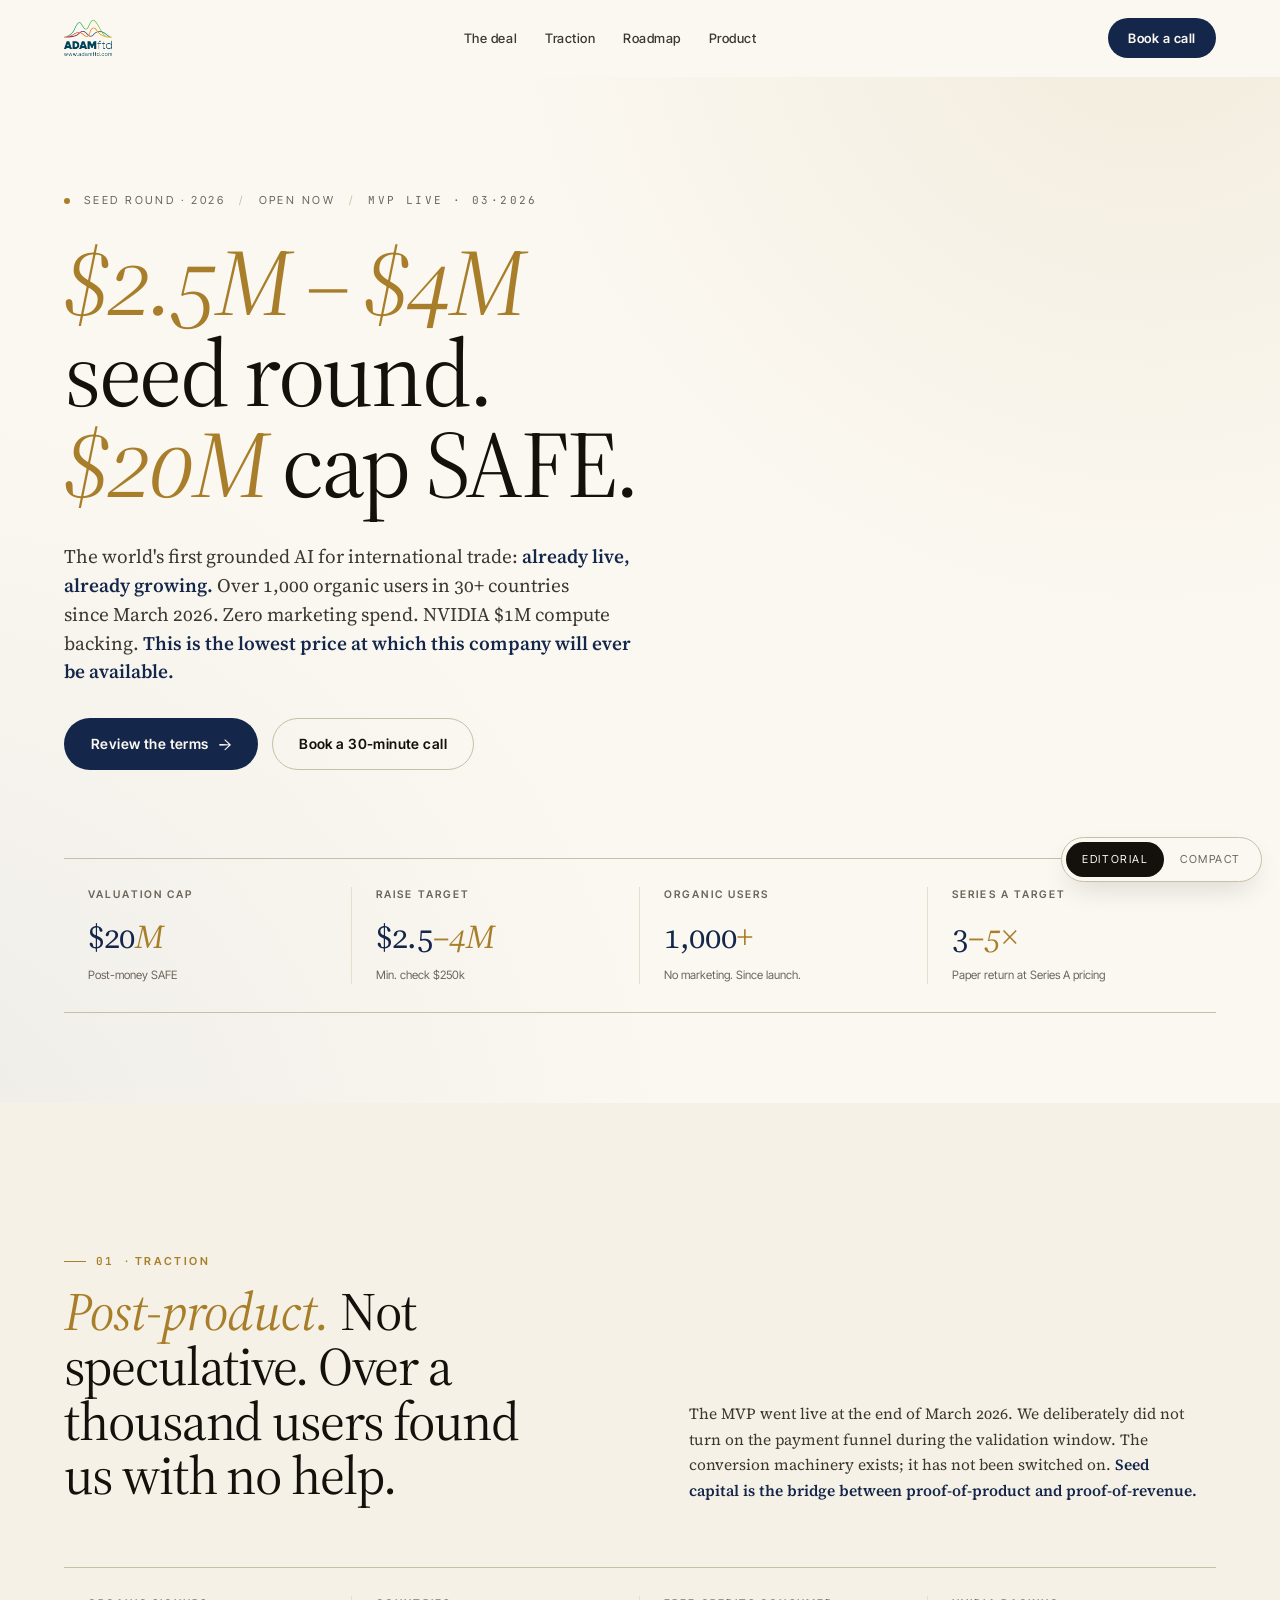
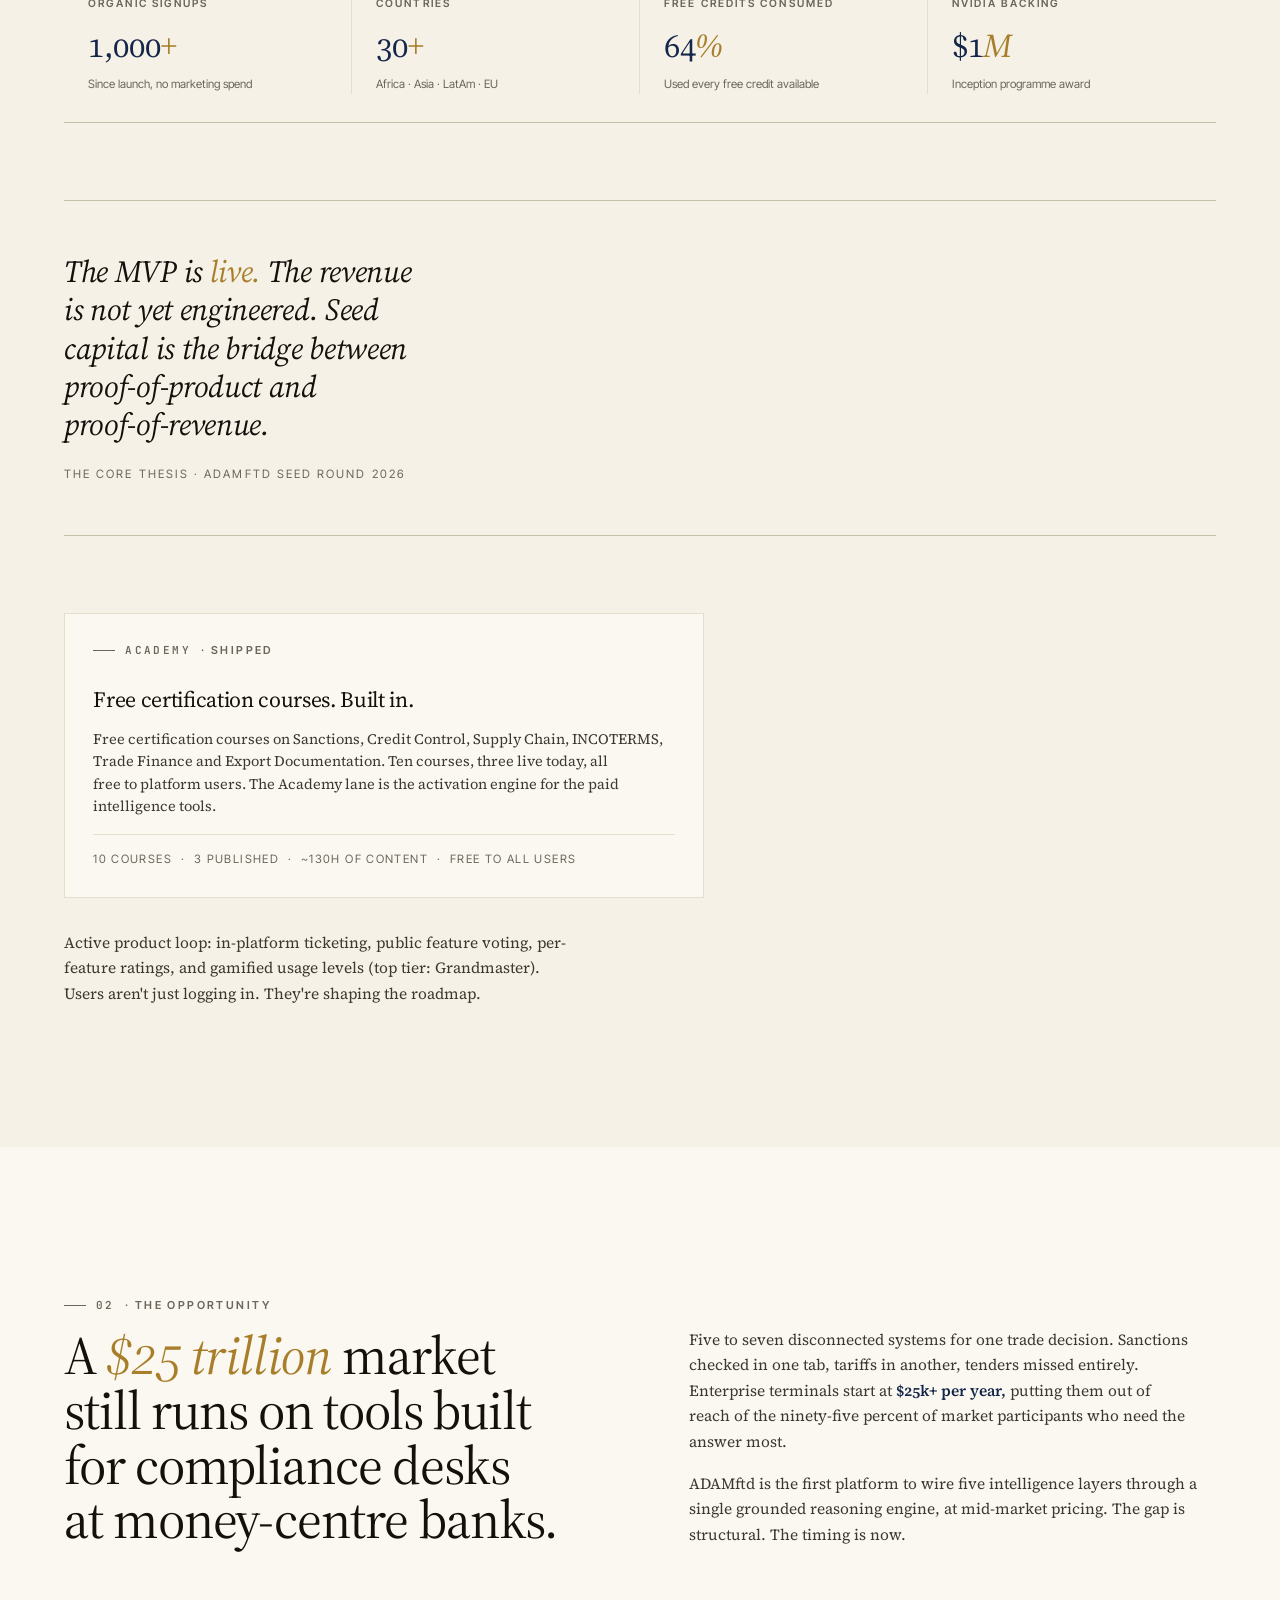
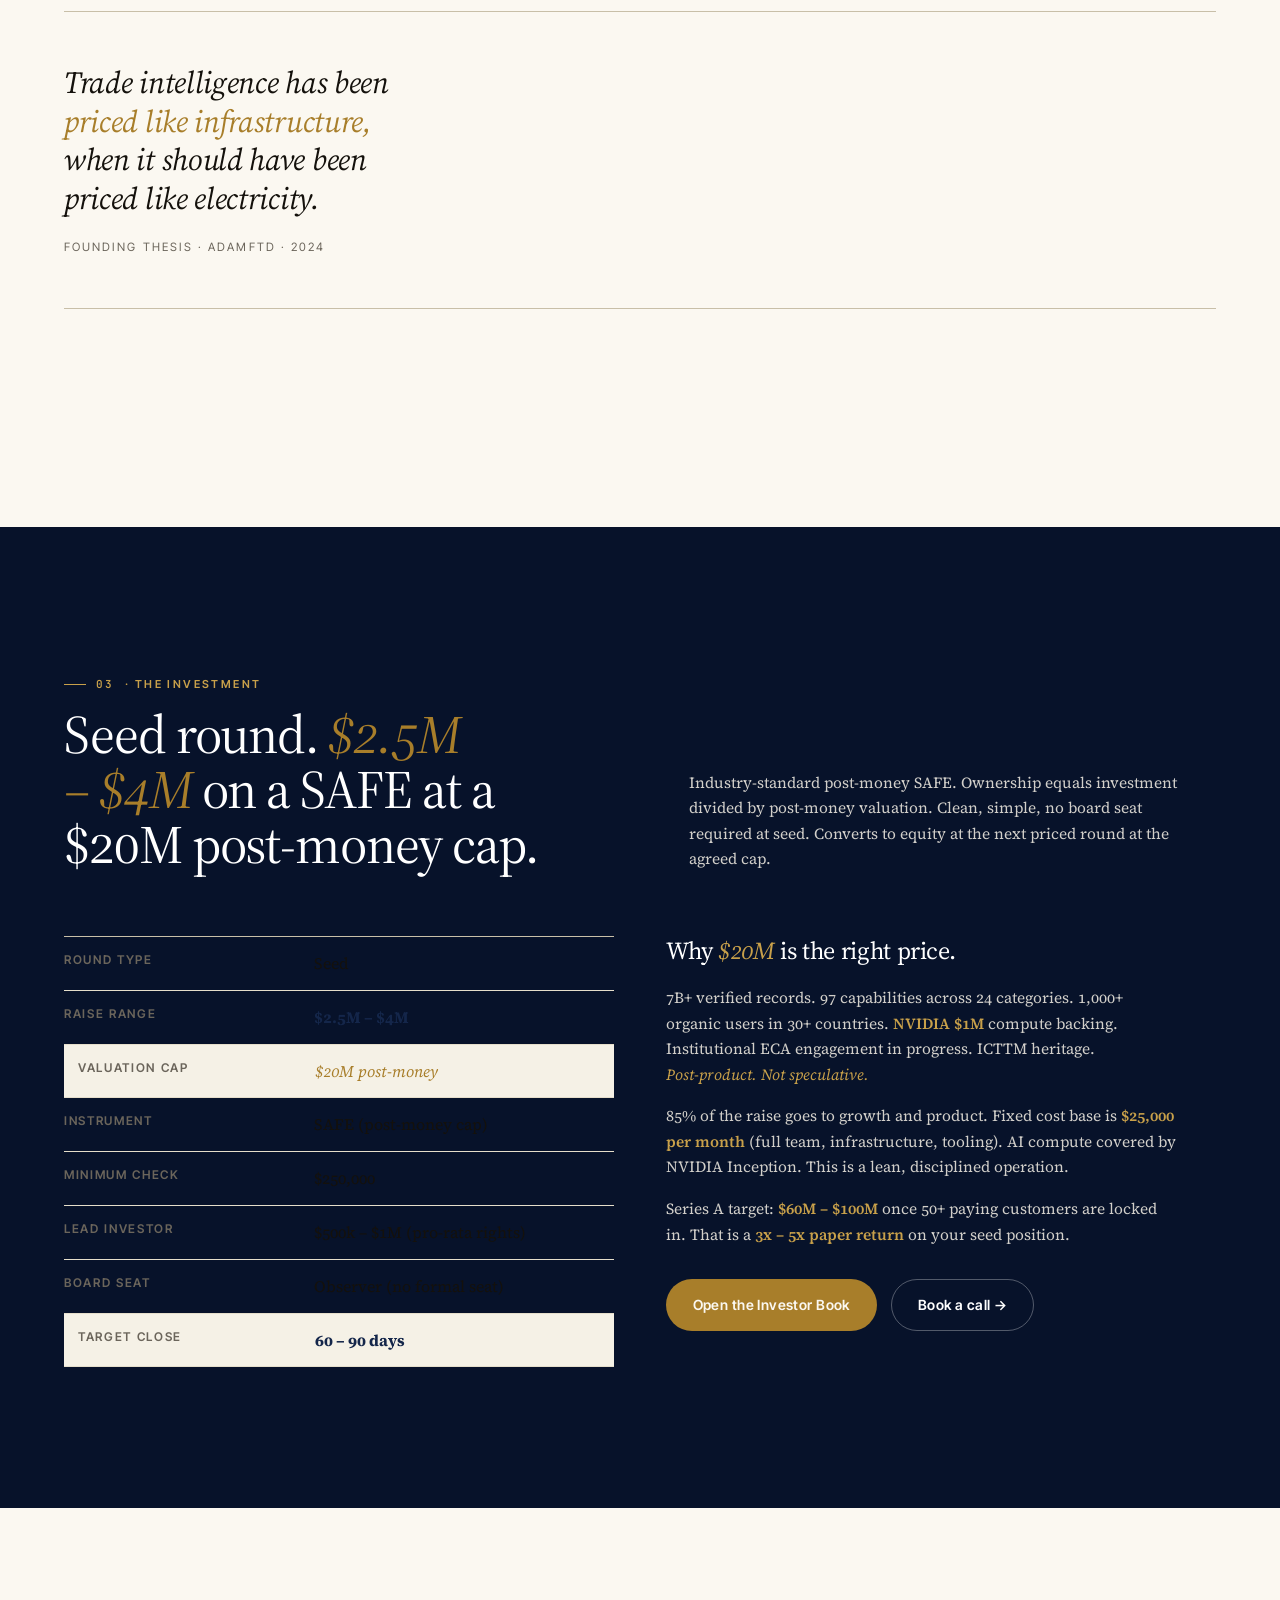
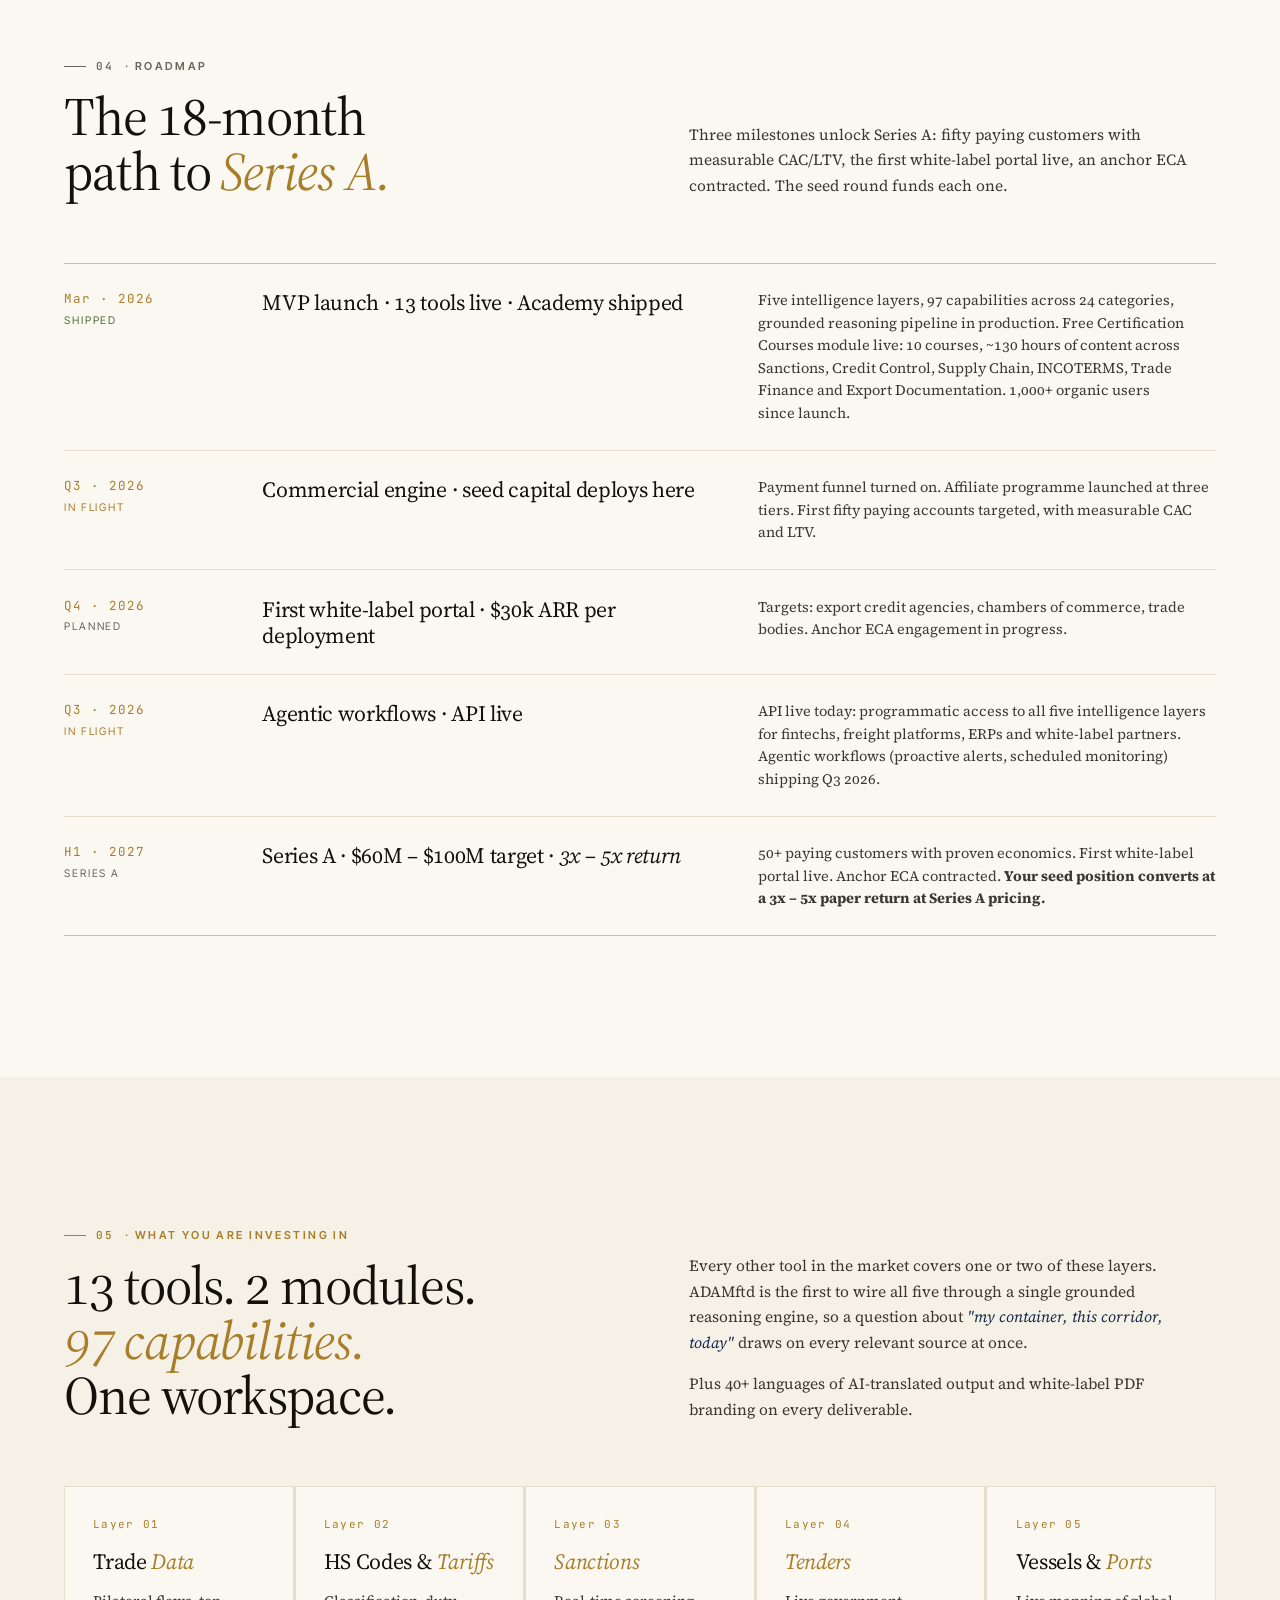
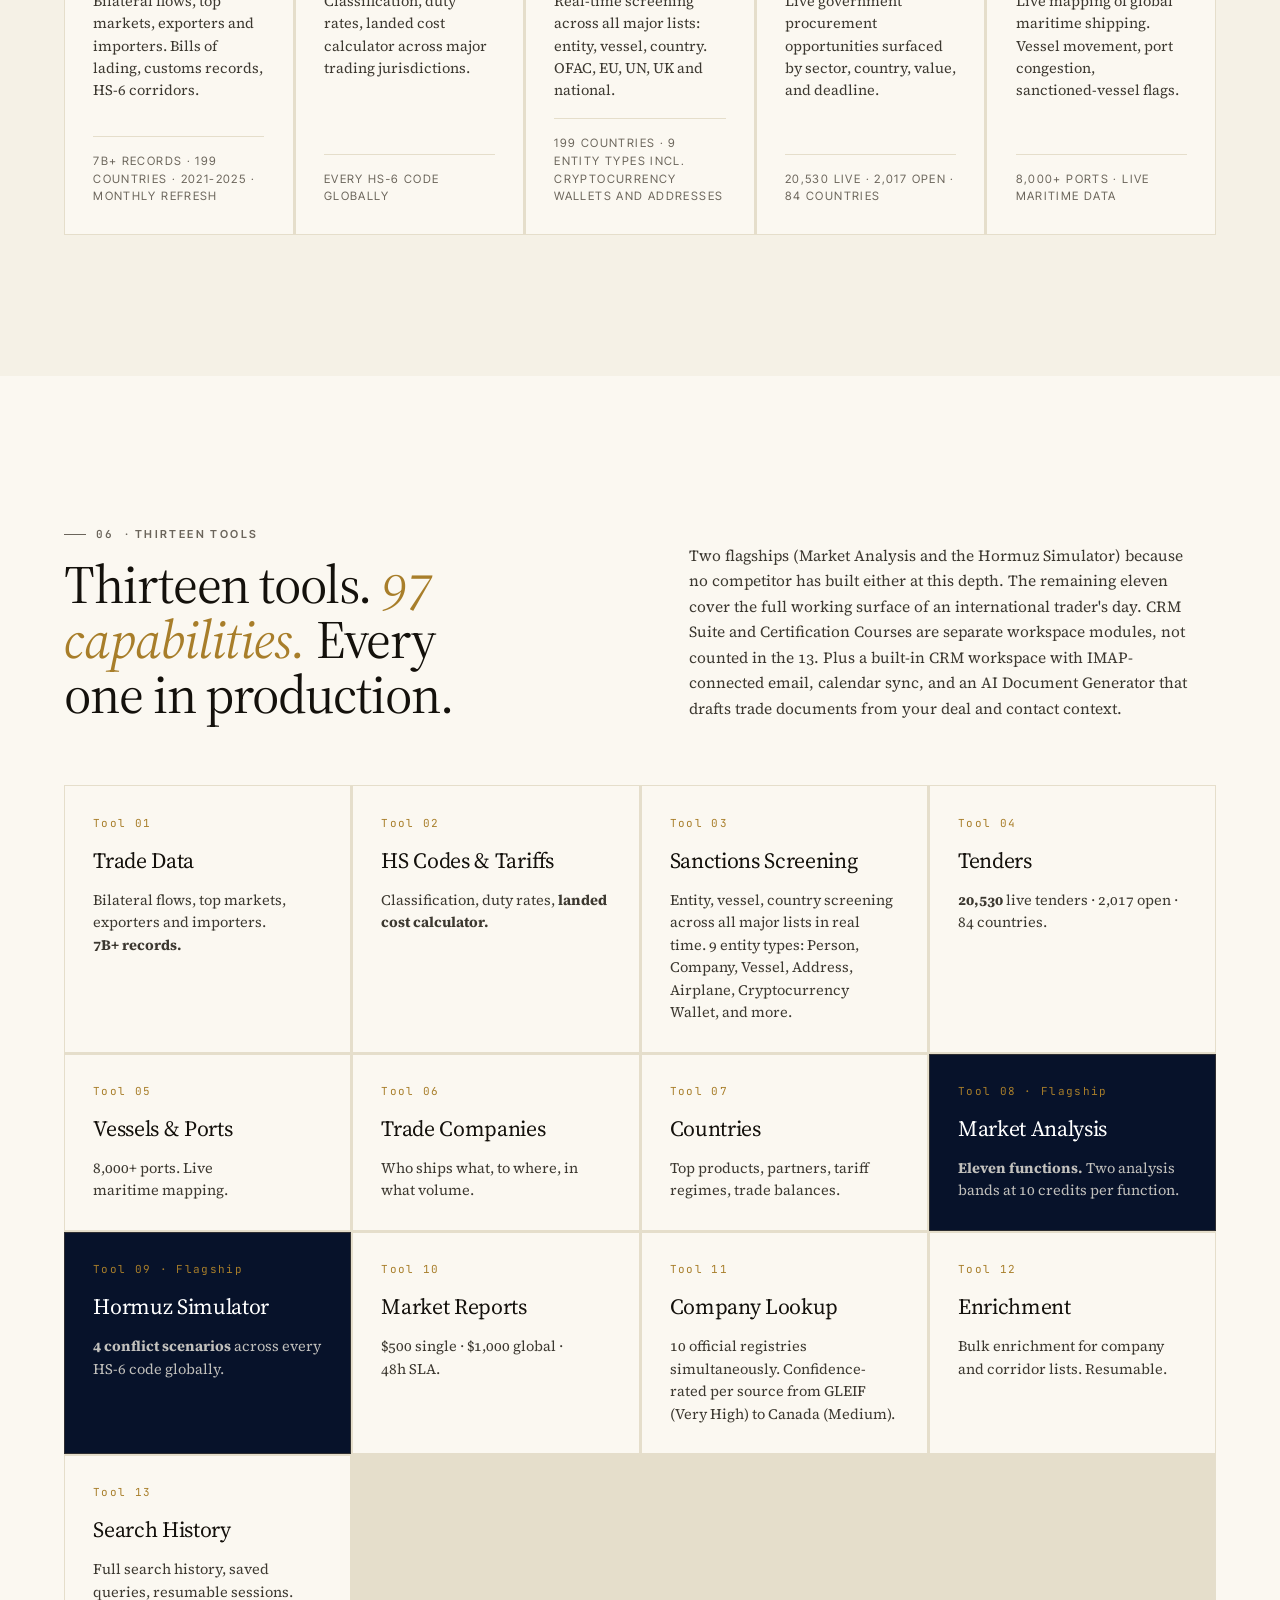
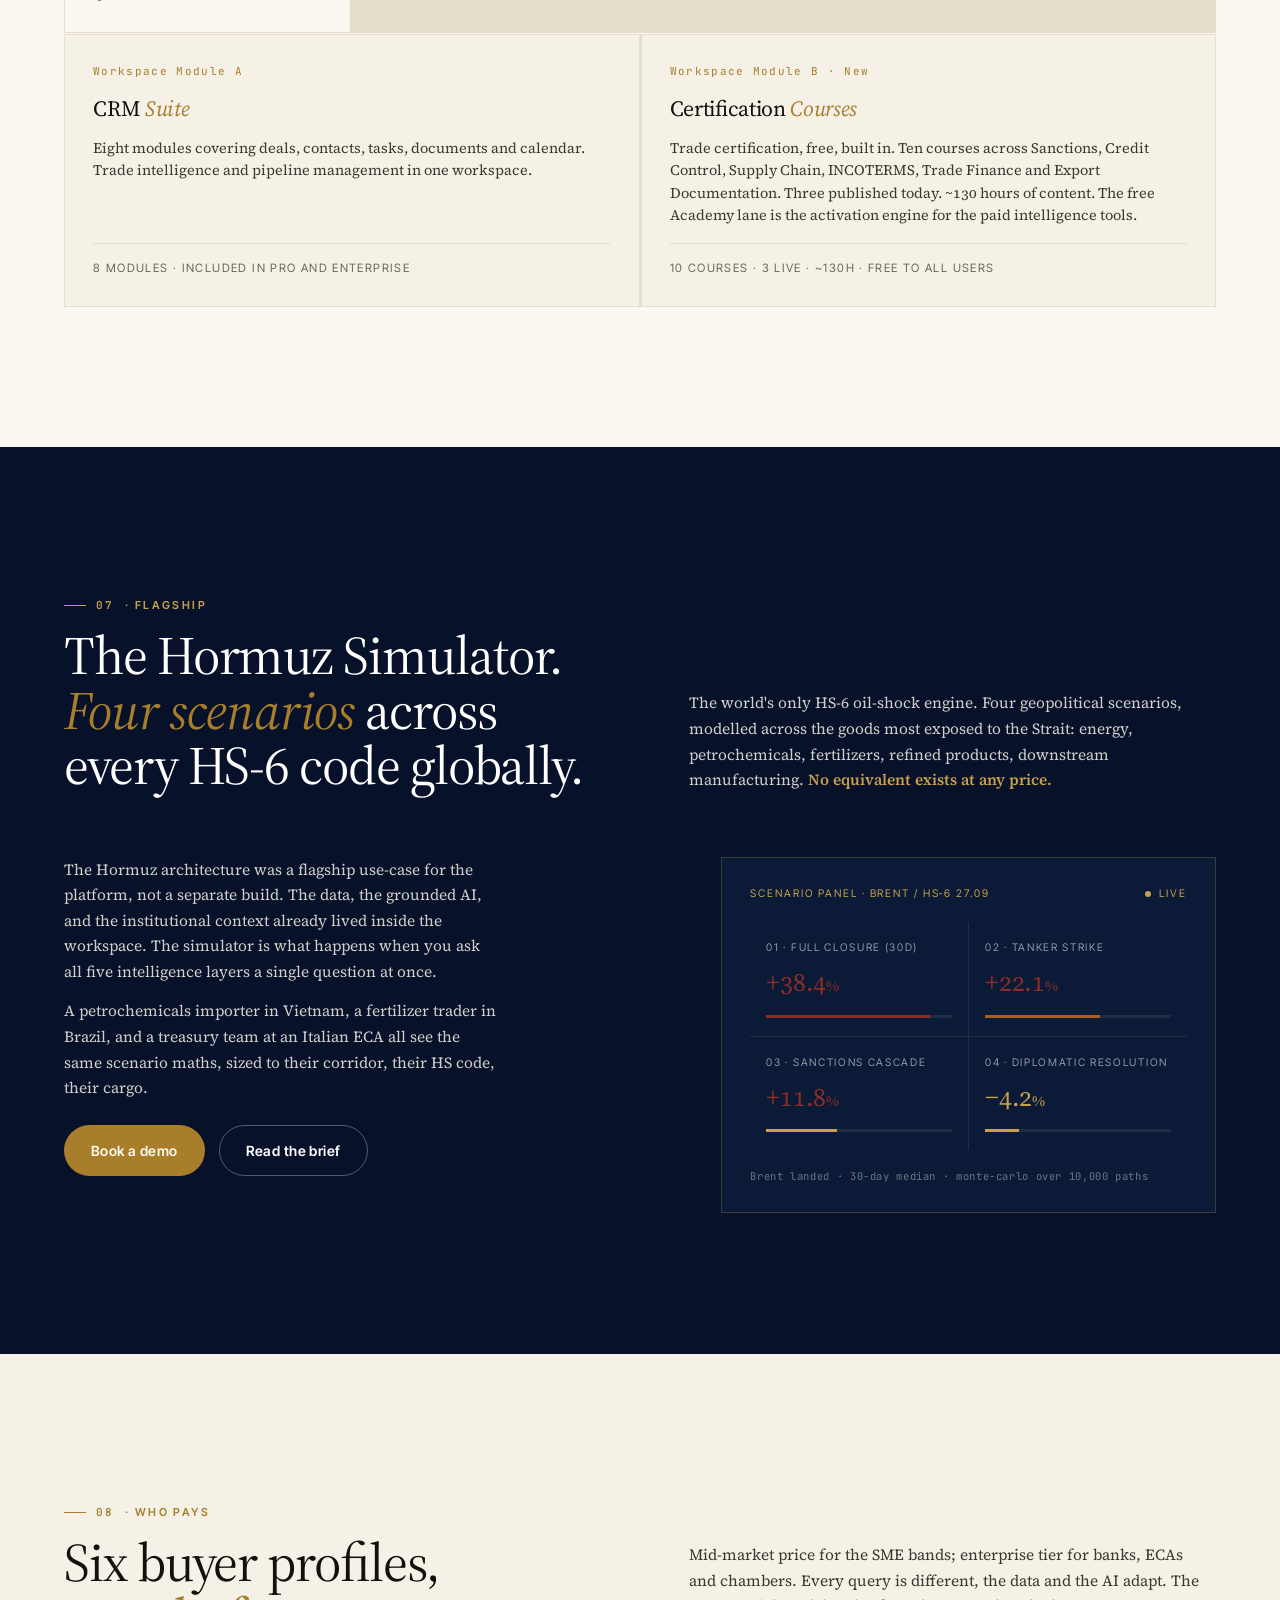
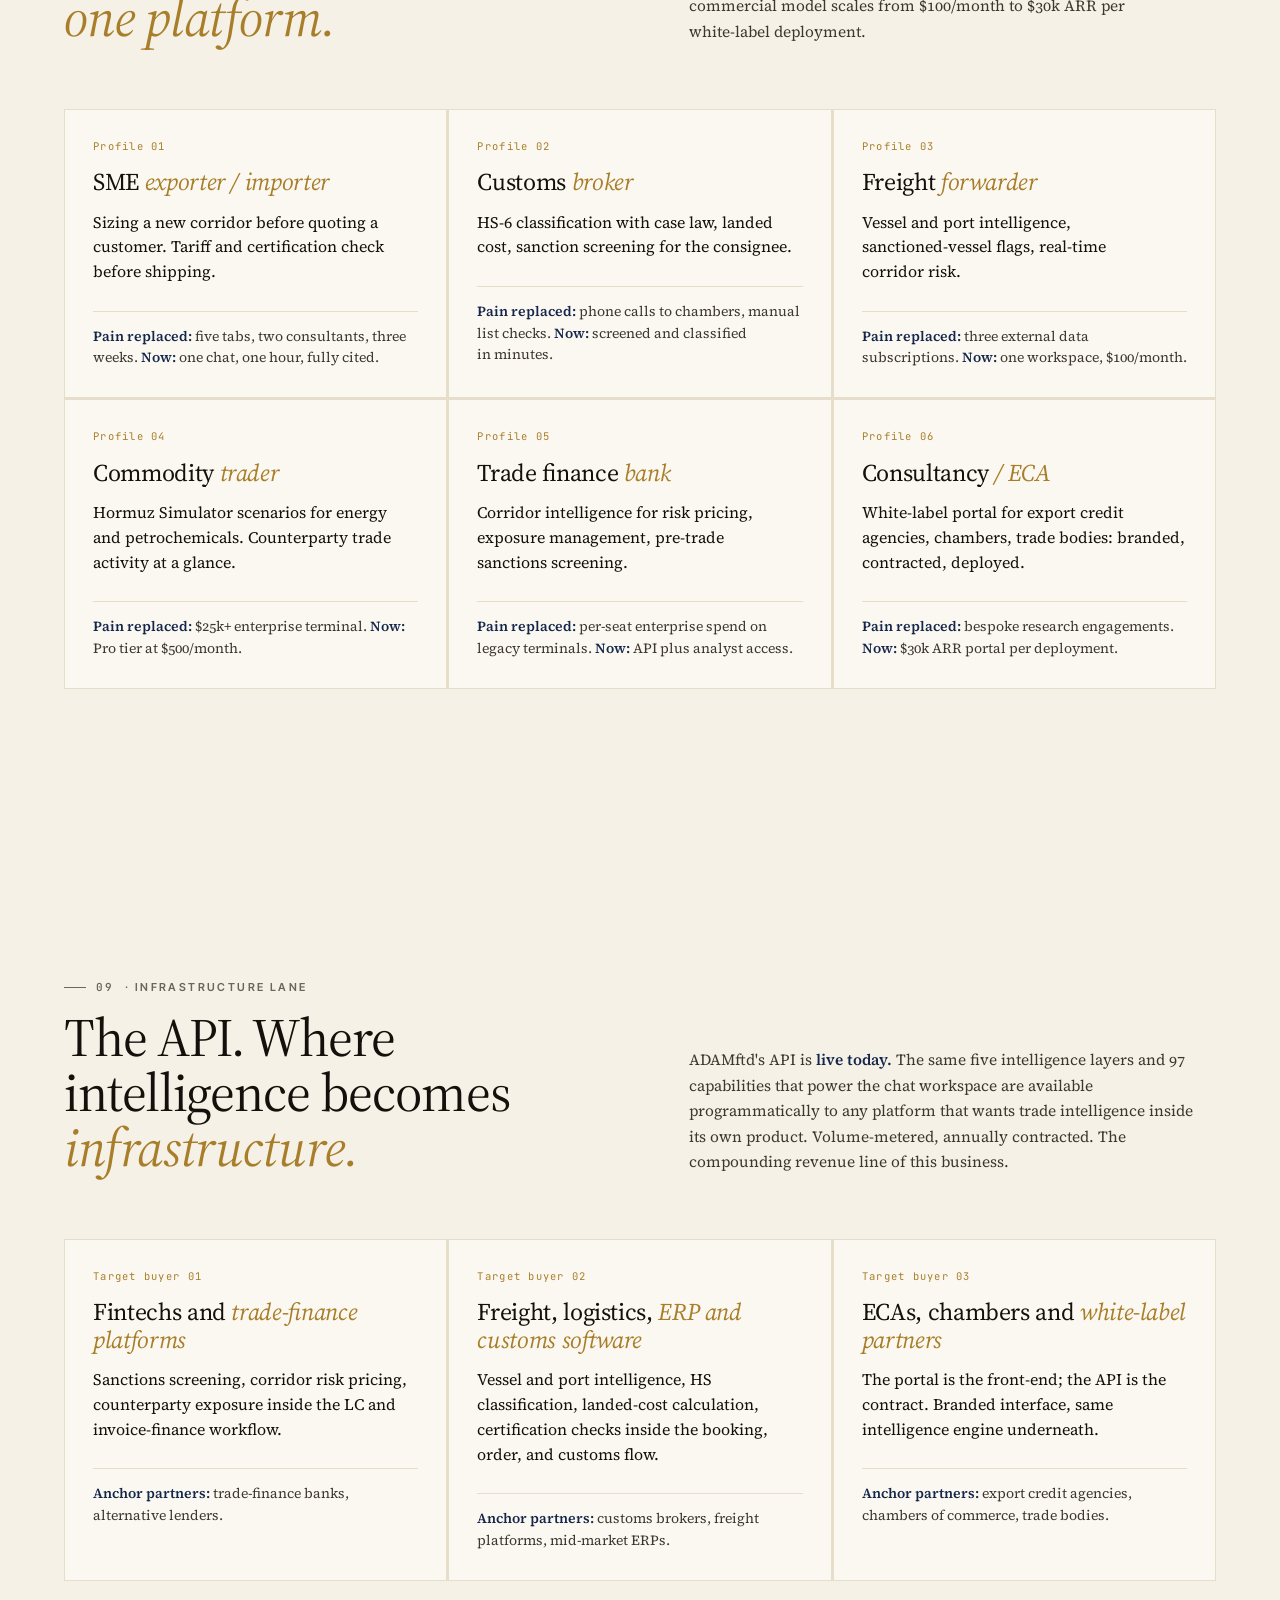
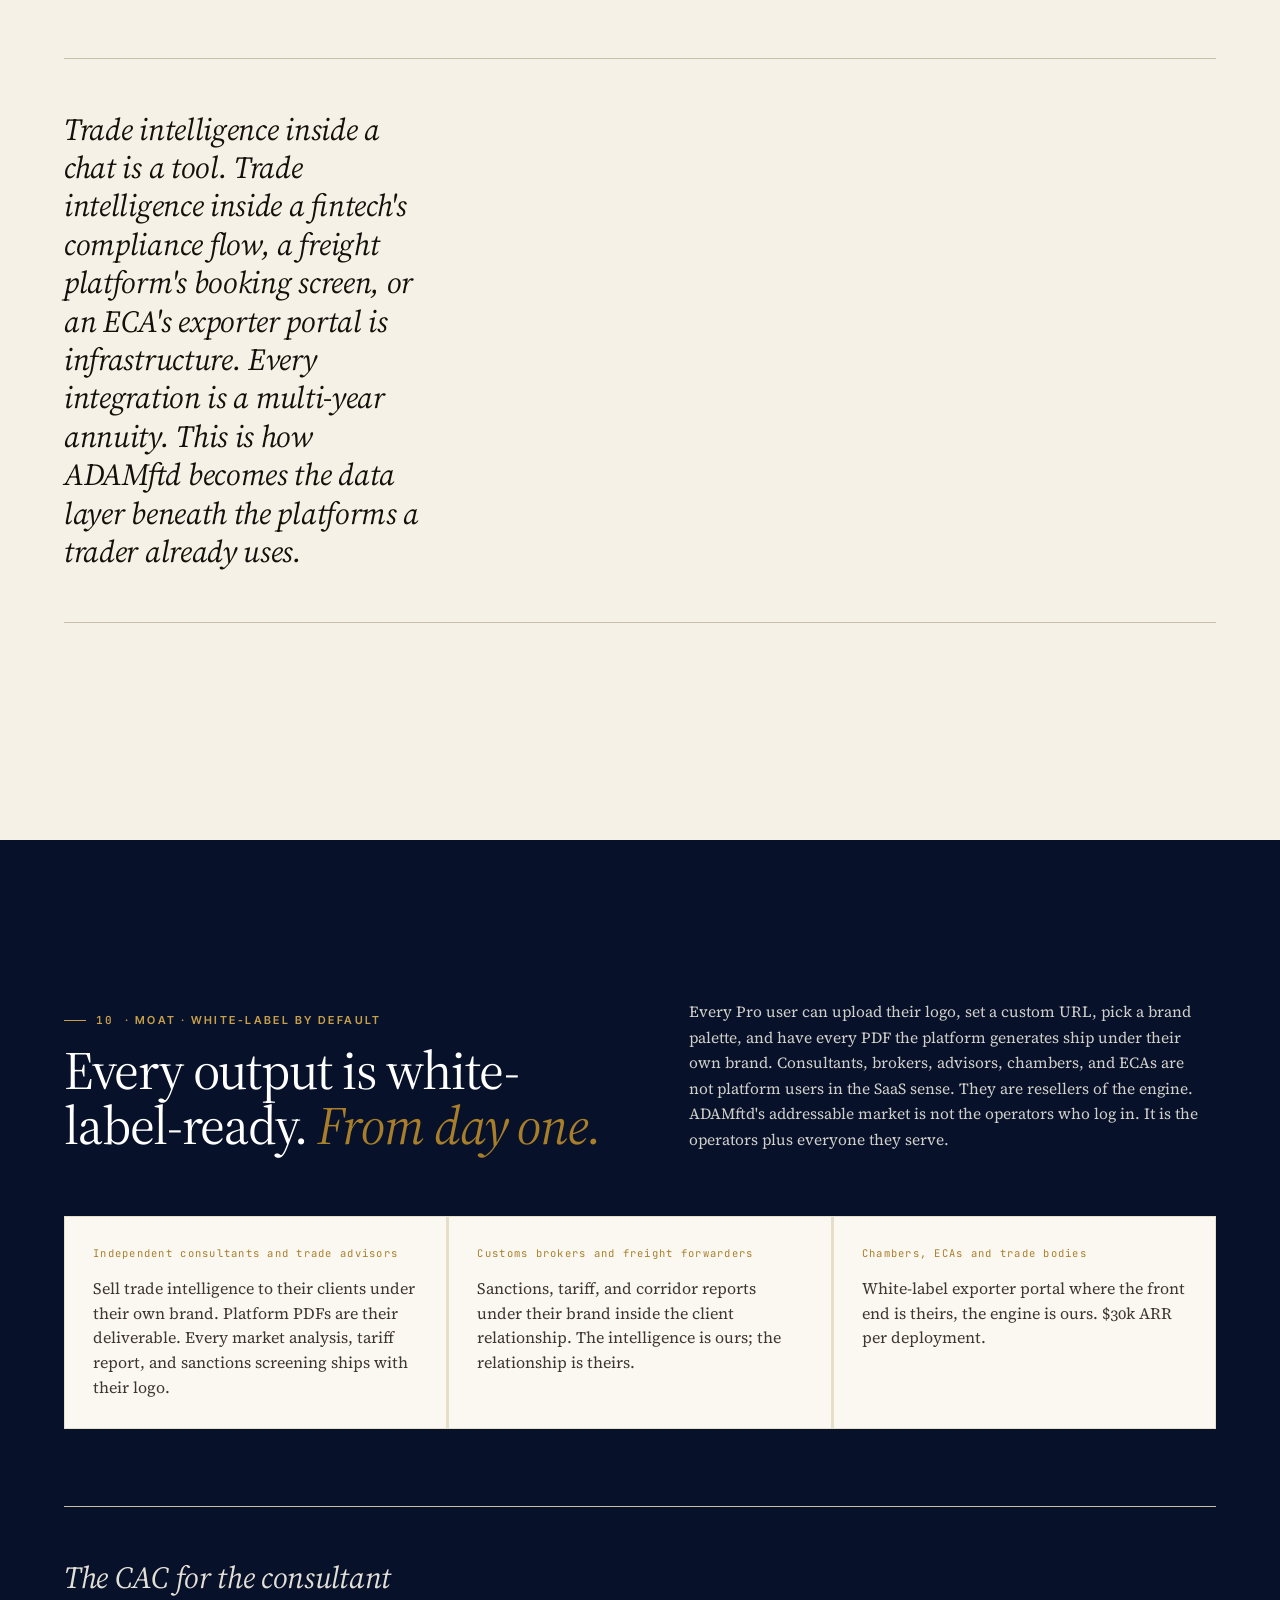
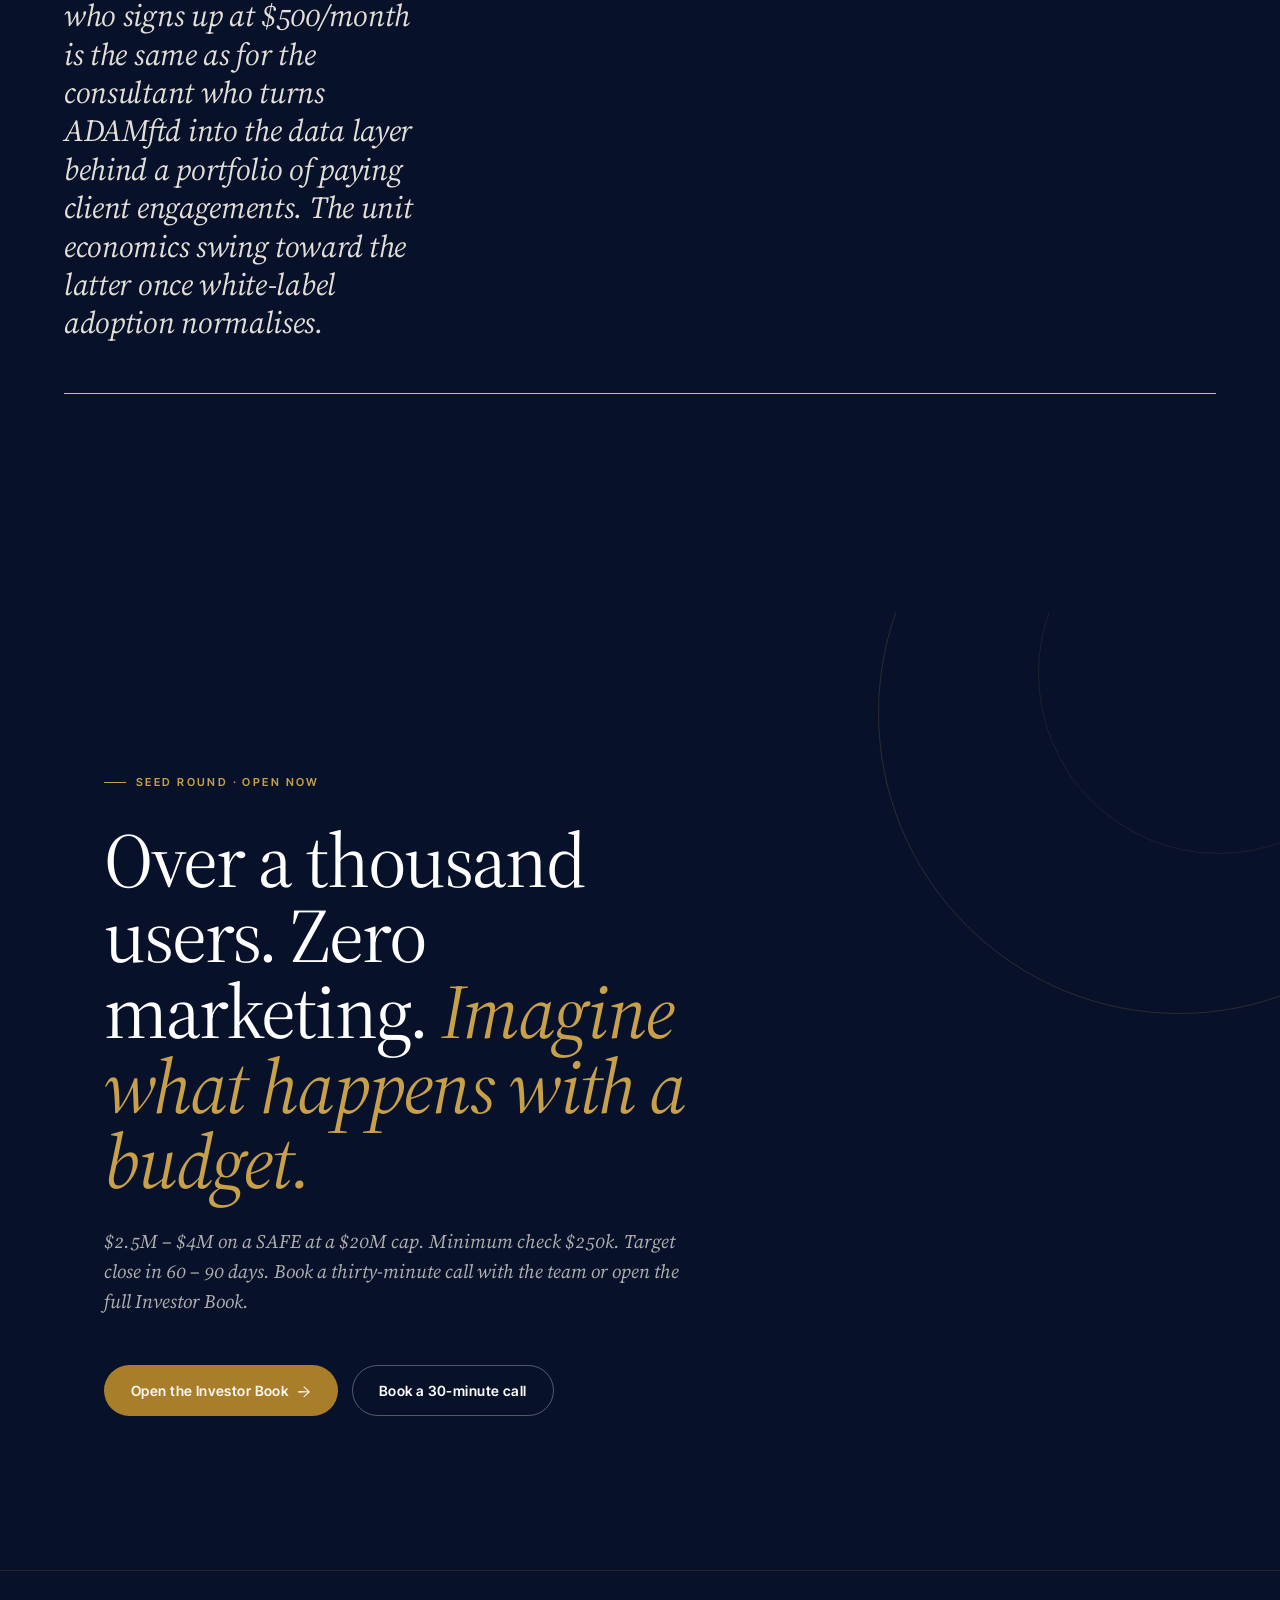
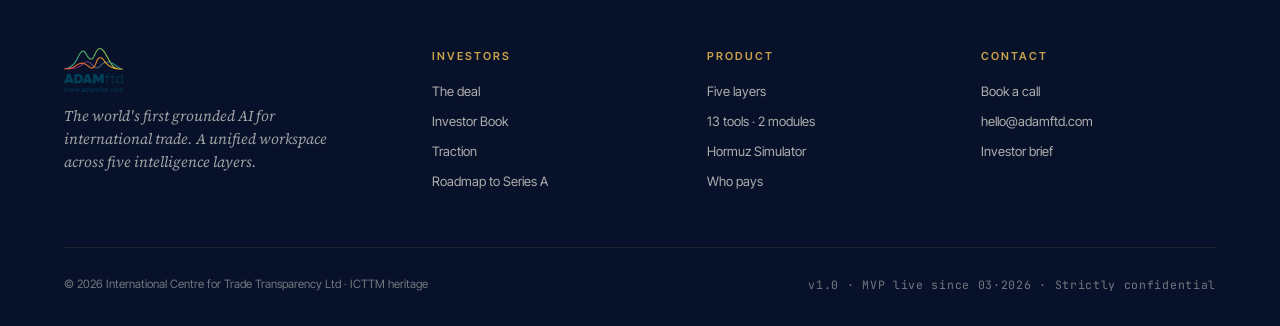
<file: index.html>
<!DOCTYPE html>
<html lang="en" data-density="editorial">
<head>
<meta charset="UTF-8">
<meta name="viewport" content="width=device-width, initial-scale=1.0">
<title>ADAMftd · Seed Round 2026 · $20M cap SAFE</title>
<meta name="description" content="Seed investment opportunity. $2.5M–$4M on a SAFE at a $20M post-money cap. MVP live, 1,000+ organic users, NVIDIA $1M backing. The world's first grounded AI for international trade.">
<meta name="robots" content="noindex,nofollow">
<link rel="preconnect" href="https://fonts.googleapis.com">
<link rel="preconnect" href="https://fonts.gstatic.com" crossorigin>
<link href="https://fonts.googleapis.com/css2?family=Source+Serif+4:opsz,wght@8..60,300;8..60,400;8..60,500;8..60,600;8..60,700;8..60,800&family=Inter+Tight:wght@300;400;500;600;700&family=JetBrains+Mono:wght@400;500&display=swap" rel="stylesheet">
<link rel="stylesheet" href="style.css">
</head>
<body>

<!-- NAV -->
<header class="nav" id="nav">
  <a href="index.html" class="brand" aria-label="ADAMftd home"><img src="logo.png" alt="ADAMftd" class="brand-logo"></a>
  <nav class="links" aria-label="Primary">
    <a href="#terms">The deal</a>
    <a href="#traction">Traction</a>
    <a href="#roadmap">Roadmap</a>
    <a href="#product">Product</a>
  </nav>
  <a class="cta" href="https://tidycal.com/gfunaro/adamftd" target="_blank" rel="noopener">Book a call</a>
  <button class="burger" id="burger" aria-label="Open menu">
    <svg viewBox="0 0 24 24" fill="none" stroke="currentColor" stroke-width="1.6"><path d="M3 7h18M3 12h18M3 17h18"/></svg>
  </button>
</header>

<!-- HERO -->
<section class="hero" id="hero">
  <div class="wrap">
    <div class="hero-meta reveal">
      <span class="dot"></span>
      <span>Seed Round · 2026</span>
      <span style="color:var(--rule)">/</span>
      <span>Open Now</span>
      <span style="color:var(--rule)">/</span>
      <span class="mono">MVP live · 03·2026</span>
    </div>
    <h1 class="display hero-headline reveal">
      <em>$2.5M – $4M</em> seed round. <span class="g">$20M</span> cap&nbsp;SAFE.
    </h1>
    <p class="hero-sub reveal">
      The world's first grounded AI for international trade: <strong>already live, already growing.</strong> Over 1,000 organic users in 30+ countries since March 2026. Zero marketing spend. NVIDIA $1M compute backing. <strong>This is the lowest price at which this company will ever be available.</strong>
    </p>
    <div class="btn-row reveal">
      <a class="btn btn-primary" href="#terms">Review the terms <span class="arrow">→</span></a>
      <a class="btn btn-ghost" href="https://tidycal.com/gfunaro/adamftd" target="_blank" rel="noopener">Book a 30-minute call</a>
    </div>

    <div class="hero-strip reveal">
      <div class="cell">
        <div class="lbl">Valuation cap</div>
        <div class="val">$20<em>M</em></div>
        <div class="sub">Post-money SAFE</div>
      </div>
      <div class="cell">
        <div class="lbl">Raise target</div>
        <div class="val">$2.5<em>–4M</em></div>
        <div class="sub">Min. check $250k</div>
      </div>
      <div class="cell">
        <div class="lbl">Organic users</div>
        <div class="val">1,000<em>+</em></div>
        <div class="sub">No marketing. Since launch.</div>
      </div>
      <div class="cell">
        <div class="lbl">Series A target</div>
        <div class="val">3<em>–5×</em></div>
        <div class="sub">Paper return at Series A pricing</div>
      </div>
    </div>
  </div>
</section>

<!-- 01 · TRACTION -->
<section id="traction" class="cream">
  <div class="wrap">
    <div class="section-head reveal">
      <div>
        <div class="eyebrow"><span class="mono">01</span> · Traction</div>
        <h2 class="section-title"><em>Post-product.</em> Not speculative. Over a thousand users found us with no help.</h2>
      </div>
      <div class="right">
        <p class="body-prose">The MVP went live at the end of March 2026. We deliberately did not turn on the payment funnel during the validation window. The conversion machinery exists; it has not been switched on. <strong>Seed capital is the bridge between proof-of-product and proof-of-revenue.</strong></p>
      </div>
    </div>

    <div class="hero-strip reveal" style="margin-top:0">
      <div class="cell">
        <div class="lbl">Organic signups</div>
        <div class="val">1,000<em>+</em></div>
        <div class="sub">Since launch, no marketing spend</div>
      </div>
      <div class="cell">
        <div class="lbl">Countries</div>
        <div class="val">30<em>+</em></div>
        <div class="sub">Africa · Asia · LatAm · EU</div>
      </div>
      <div class="cell">
        <div class="lbl">Free credits consumed</div>
        <div class="val">64<em>%</em></div>
        <div class="sub">Used every free credit available</div>
      </div>
      <div class="cell">
        <div class="lbl">NVIDIA backing</div>
        <div class="val">$1<em>M</em></div>
        <div class="sub">Inception programme award</div>
      </div>
    </div>

    <div class="pull reveal">
      <blockquote>The MVP is <em>live.</em> The revenue is not yet engineered. Seed capital is the bridge between proof&#8209;of&#8209;product and proof&#8209;of&#8209;revenue.</blockquote>
      <div class="attr">The core thesis · ADAMftd Seed Round 2026</div>
    </div>

    <div class="reveal" style="margin-top:48px">
      <div class="card" style="max-width:640px">
        <div class="eyebrow ink" style="margin-bottom:12px"><span class="mono">Academy</span> · Shipped</div>
        <div class="card-title">Free certification courses. Built in.</div>
        <p class="card-body">Free certification courses on Sanctions, Credit Control, Supply Chain, INCOTERMS, Trade Finance and Export Documentation. Ten courses, three live today, all free to platform users. The Academy lane is the activation engine for the paid intelligence tools.</p>
        <div class="card-meta">10 courses &nbsp;·&nbsp; 3 published &nbsp;·&nbsp; ~130h of content &nbsp;·&nbsp; free to all users</div>
      </div>
    </div>
    <div class="reveal" style="margin-top:32px">
      <p class="body-prose">Active product loop: in-platform ticketing, public feature voting, per-feature ratings, and gamified usage levels (top tier: Grandmaster). Users aren't just logging in. They're shaping the roadmap.</p>
    </div>
  </div>
</section>

<!-- 02 · THE OPPORTUNITY -->
<section id="problem">
  <div class="wrap">
    <div class="section-head reveal">
      <div>
        <div class="eyebrow ink"><span class="mono">02</span> · The opportunity</div>
        <h2 class="section-title">A <em>$25 trillion</em> market still runs on tools built for compliance desks at money&#8209;centre banks.</h2>
      </div>
      <div class="right">
        <p class="body-prose">Five to seven disconnected systems for one trade decision. Sanctions checked in one tab, tariffs in another, tenders missed entirely. Enterprise terminals start at <strong>$25k+ per year,</strong> putting them out of reach of the ninety&#8209;five percent of market participants who need the answer most.</p>
        <p class="body-prose" style="margin-top:16px">ADAMftd is the first platform to wire five intelligence layers through a single grounded reasoning engine, at mid&#8209;market pricing. The gap is structural. The timing is now.</p>
      </div>
    </div>

    <div class="pull reveal" style="margin-top:0">
      <blockquote>Trade intelligence has been <em>priced like infrastructure,</em> when it should have been priced like electricity.</blockquote>
      <div class="attr">Founding thesis · ADAMftd · 2024</div>
    </div>
  </div>
</section>

<!-- 03 · INVESTMENT TERMS -->
<section id="terms" class="dark">
  <div class="wrap">
    <div class="section-head reveal">
      <div>
        <div class="eyebrow paper"><span class="mono">03</span> · The investment</div>
        <h2 class="section-title">Seed round. <em>$2.5M – $4M</em> on a SAFE at a $20M post&#8209;money cap.</h2>
      </div>
      <div class="right">
        <p class="body-prose">Industry&#8209;standard post&#8209;money SAFE. Ownership equals investment divided by post&#8209;money valuation. Clean, simple, no board seat required at seed. Converts to equity at the next priced round at the agreed cap.</p>
      </div>
    </div>

    <div class="terms reveal">
      <div class="terms-table">
        <div class="row"><div class="k">Round type</div><div class="v">Seed</div></div>
        <div class="row"><div class="k">Raise range</div><div class="v"><strong>$2.5M – $4M</strong></div></div>
        <div class="row accent"><div class="k">Valuation cap</div><div class="v"><em>$20M post&#8209;money</em></div></div>
        <div class="row"><div class="k">Instrument</div><div class="v">SAFE (post&#8209;money cap)</div></div>
        <div class="row"><div class="k">Minimum check</div><div class="v">$250,000</div></div>
        <div class="row"><div class="k">Lead investor</div><div class="v">$500k – $1M (pro&#8209;rata rights)</div></div>
        <div class="row"><div class="k">Board seat</div><div class="v">Observer (no formal seat)</div></div>
        <div class="row accent"><div class="k">Target close</div><div class="v"><strong>60 – 90 days</strong></div></div>
      </div>

      <div>
        <h3 style="font-family:var(--serif);font-size:clamp(22px,1.9vw,30px);color:#fff;letter-spacing:-0.015em;line-height:1.2;margin-bottom:20px">Why <em style="color:var(--gold-2)">$20M</em> is the right price.</h3>
        <p class="body-prose">7B+ verified records. 97 capabilities across 24 categories. 1,000+ organic users in 30+ countries. <strong>NVIDIA $1M</strong> compute backing. Institutional ECA engagement in progress. ICTTM heritage. <em>Post&#8209;product. Not speculative.</em></p>
        <p class="body-prose" style="margin-top:16px">85% of the raise goes to growth and product. Fixed cost base is <strong>$25,000 per month</strong> (full team, infrastructure, tooling). AI compute covered by NVIDIA Inception. This is a lean, disciplined operation.</p>
        <p class="body-prose" style="margin-top:16px">Series A target: <strong>$60M – $100M</strong> once 50+ paying customers are locked in. That is a <strong>3x – 5x paper return</strong> on your seed position.</p>
        <div class="btn-row">
          <a class="btn btn-gold" href="investor-book/ADAMftd Investor Book.html">Open the Investor Book</a>
          <a class="btn btn-dark-ghost" href="https://tidycal.com/gfunaro/adamftd" target="_blank" rel="noopener">Book a call →</a>
        </div>
      </div>
    </div>
  </div>
</section>

<!-- 04 · ROADMAP -->
<section id="roadmap">
  <div class="wrap">
    <div class="section-head reveal">
      <div>
        <div class="eyebrow ink"><span class="mono">04</span> · Roadmap</div>
        <h2 class="section-title">The 18&#8209;month path to <em>Series A.</em></h2>
      </div>
      <div class="right">
        <p class="body-prose">Three milestones unlock Series A: fifty paying customers with measurable CAC/LTV, the first white&#8209;label portal live, an anchor ECA contracted. The seed round funds each one.</p>
      </div>
    </div>

    <div class="roadmap reveal">
      <div class="row">
        <div>
          <div class="rm-when">Mar · 2026</div>
          <div class="rm-status done">Shipped</div>
        </div>
        <h3 class="rm-title">MVP launch · 13 tools live · Academy shipped</h3>
        <p class="rm-body">Five intelligence layers, 97 capabilities across 24 categories, grounded reasoning pipeline in production. Free Certification Courses module live: 10 courses, ~130 hours of content across Sanctions, Credit Control, Supply Chain, INCOTERMS, Trade Finance and Export Documentation. 1,000+ organic users since launch.</p>
      </div>
      <div class="row">
        <div>
          <div class="rm-when">Q3 · 2026</div>
          <div class="rm-status now">In flight</div>
        </div>
        <h3 class="rm-title">Commercial engine · seed capital deploys here</h3>
        <p class="rm-body">Payment funnel turned on. Affiliate programme launched at three tiers. First fifty paying accounts targeted, with measurable CAC and LTV.</p>
      </div>
      <div class="row">
        <div>
          <div class="rm-when">Q4 · 2026</div>
          <div class="rm-status">Planned</div>
        </div>
        <h3 class="rm-title">First white&#8209;label portal · $30k ARR per deployment</h3>
        <p class="rm-body">Targets: export credit agencies, chambers of commerce, trade bodies. Anchor ECA engagement in progress.</p>
      </div>
      <div class="row">
        <div>
          <div class="rm-when">Q3 · 2026</div>
          <div class="rm-status now">In flight</div>
        </div>
        <h3 class="rm-title">Agentic workflows · API live</h3>
        <p class="rm-body">API live today: programmatic access to all five intelligence layers for fintechs, freight platforms, ERPs and white-label partners. Agentic workflows (proactive alerts, scheduled monitoring) shipping Q3 2026.</p>
      </div>
      <div class="row">
        <div>
          <div class="rm-when">H1 · 2027</div>
          <div class="rm-status">Series A</div>
        </div>
        <h3 class="rm-title">Series A · $60M – $100M target · <em>3x – 5x return</em></h3>
        <p class="rm-body">50+ paying customers with proven economics. First white&#8209;label portal live. Anchor ECA contracted. <strong>Your seed position converts at a 3x – 5x paper return at Series A pricing.</strong></p>
      </div>
    </div>
  </div>
</section>

<!-- 05 · FIVE INTELLIGENCE LAYERS -->
<section id="product" class="cream">
  <div class="wrap">
    <div class="section-head reveal">
      <div>
        <div class="eyebrow"><span class="mono">05</span> · What you are investing in</div>
        <h2 class="section-title">13 tools. 2 modules. <em>97 capabilities.</em> One workspace.</h2>
      </div>
      <div class="right">
        <p class="body-prose">Every other tool in the market covers one or two of these layers. ADAMftd is the first to wire all five through a single grounded reasoning engine, so a question about <em>"my container, this corridor, today"</em> draws on every relevant source at once.</p>
        <p class="body-prose" style="margin-top:16px">Plus 40+ languages of AI-translated output and white-label PDF branding on every deliverable.</p>
      </div>
    </div>

    <div class="grid grid-5 reveal" id="layers-grid">
      <div class="card">
        <div class="card-num">Layer 01</div>
        <h3 class="card-title">Trade <em>Data</em></h3>
        <p class="card-body">Bilateral flows, top markets, exporters and importers. Bills of lading, customs records, HS&#8209;6 corridors.</p>
        <div class="card-meta">7B+ records · 199 countries · 2021-2025 · monthly refresh</div>
      </div>
      <div class="card">
        <div class="card-num">Layer 02</div>
        <h3 class="card-title">HS Codes &amp; <em>Tariffs</em></h3>
        <p class="card-body">Classification, duty rates, landed cost calculator across major trading jurisdictions.</p>
        <div class="card-meta">Every HS&#8209;6 code globally</div>
      </div>
      <div class="card">
        <div class="card-num">Layer 03</div>
        <h3 class="card-title"><em>Sanctions</em></h3>
        <p class="card-body">Real&#8209;time screening across all major lists: entity, vessel, country. OFAC, EU, UN, UK and national.</p>
        <div class="card-meta">199 countries · 9 entity types incl. cryptocurrency wallets and addresses</div>
      </div>
      <div class="card">
        <div class="card-num">Layer 04</div>
        <h3 class="card-title"><em>Tenders</em></h3>
        <p class="card-body">Live government procurement opportunities surfaced by sector, country, value, and deadline.</p>
        <div class="card-meta">20,530 live · 2,017 open · 84 countries</div>
      </div>
      <div class="card">
        <div class="card-num">Layer 05</div>
        <h3 class="card-title">Vessels &amp; <em>Ports</em></h3>
        <p class="card-body">Live mapping of global maritime shipping. Vessel movement, port congestion, sanctioned&#8209;vessel flags.</p>
        <div class="card-meta">8,000+ ports · live maritime data</div>
      </div>
    </div>
  </div>
</section>

<!-- 06 · 13 TOOLS -->
<section id="tools">
  <div class="wrap">
    <div class="section-head reveal">
      <div>
        <div class="eyebrow ink"><span class="mono">06</span> · Thirteen tools</div>
        <h2 class="section-title">Thirteen tools. <em>97 capabilities.</em> Every one in production.</h2>
      </div>
      <div class="right">
        <p class="body-prose">Two flagships (Market Analysis and the Hormuz Simulator) because no competitor has built either at this depth. The remaining eleven cover the full working surface of an international trader's day. CRM Suite and Certification Courses are separate workspace modules, not counted in the 13. Plus a built-in CRM workspace with IMAP-connected email, calendar sync, and an AI Document Generator that drafts trade documents from your deal and contact context.</p>
      </div>
    </div>

    <div class="grid grid-13 reveal" id="tools-grid">
      <div class="card"><div class="card-num">Tool 01</div><h3 class="card-title">Trade Data</h3><p class="card-body">Bilateral flows, top markets, exporters and importers. <strong>7B+ records.</strong></p></div>
      <div class="card"><div class="card-num">Tool 02</div><h3 class="card-title">HS Codes &amp; Tariffs</h3><p class="card-body">Classification, duty rates, <strong>landed cost calculator.</strong></p></div>
      <div class="card"><div class="card-num">Tool 03</div><h3 class="card-title">Sanctions Screening</h3><p class="card-body">Entity, vessel, country screening across all major lists in real time. 9 entity types: Person, Company, Vessel, Address, Airplane, Cryptocurrency Wallet, and more.</p></div>
      <div class="card"><div class="card-num">Tool 04</div><h3 class="card-title">Tenders</h3><p class="card-body"><strong>20,530</strong> live tenders · 2,017 open · 84 countries.</p></div>
      <div class="card"><div class="card-num">Tool 05</div><h3 class="card-title">Vessels &amp; Ports</h3><p class="card-body">8,000+ ports. Live maritime mapping.</p></div>
      <div class="card"><div class="card-num">Tool 06</div><h3 class="card-title">Trade Companies</h3><p class="card-body">Who ships what, to where, in what volume.</p></div>
      <div class="card"><div class="card-num">Tool 07</div><h3 class="card-title">Countries</h3><p class="card-body">Top products, partners, tariff regimes, trade balances.</p></div>
      <div class="card dark"><div class="card-num">Tool 08 · Flagship</div><h3 class="card-title">Market Analysis</h3><p class="card-body"><strong>Eleven functions.</strong> Two analysis bands at 10 credits per function.</p></div>
      <div class="card dark"><div class="card-num">Tool 09 · Flagship</div><h3 class="card-title">Hormuz Simulator</h3><p class="card-body"><strong>4 conflict scenarios</strong> across every HS&#8209;6 code globally.</p></div>
      <div class="card"><div class="card-num">Tool 10</div><h3 class="card-title">Market Reports</h3><p class="card-body">$500 single · $1,000 global · 48h SLA.</p></div>
      <div class="card"><div class="card-num">Tool 11</div><h3 class="card-title">Company Lookup</h3><p class="card-body">10 official registries simultaneously. Confidence-rated per source from GLEIF (Very High) to Canada (Medium).</p></div>
      <div class="card"><div class="card-num">Tool 12</div><h3 class="card-title">Enrichment</h3><p class="card-body">Bulk enrichment for company and corridor lists. Resumable.</p></div>
      <div class="card"><div class="card-num">Tool 13</div><h3 class="card-title">Search History</h3><p class="card-body">Full search history, saved queries, resumable sessions.</p></div>
    </div>

    <!-- Workspace Modules callout -->
    <div class="grid grid-2 reveal" style="margin-top:1px">
      <div class="card" style="background:var(--paper-2)">
        <div class="card-num">Workspace Module A</div>
        <h3 class="card-title">CRM <em>Suite</em></h3>
        <p class="card-body">Eight modules covering deals, contacts, tasks, documents and calendar. Trade intelligence and pipeline management in one workspace.</p>
        <div class="card-meta">8 modules · included in Pro and Enterprise</div>
      </div>
      <div class="card" style="background:var(--paper-2)">
        <div class="card-num">Workspace Module B · <span style="color:var(--gold)">New</span></div>
        <h3 class="card-title">Certification <em>Courses</em></h3>
        <p class="card-body">Trade certification, free, built in. Ten courses across Sanctions, Credit Control, Supply Chain, INCOTERMS, Trade Finance and Export Documentation. Three published today. ~130 hours of content. The free Academy lane is the activation engine for the paid intelligence tools.</p>
        <div class="card-meta">10 courses · 3 live · ~130h · free to all users</div>
      </div>
    </div>
  </div>
</section>

<!-- 07 · HORMUZ SIMULATOR -->
<section id="hormuz" class="dark">
  <div class="wrap">
    <div class="section-head reveal">
      <div>
        <div class="eyebrow paper"><span class="mono">07</span> · Flagship</div>
        <h2 class="section-title">The Hormuz Simulator. <em>Four scenarios</em> across every HS&#8209;6 code globally.</h2>
      </div>
      <div class="right">
        <p class="body-prose">The world's only HS&#8209;6 oil&#8209;shock engine. Four geopolitical scenarios, modelled across the goods most exposed to the Strait: energy, petrochemicals, fertilizers, refined products, downstream manufacturing. <strong>No equivalent exists at any price.</strong></p>
      </div>
    </div>

    <div class="hormuz-grid reveal">
      <div>
        <div class="body-prose" style="max-width:54ch">
          <p>The Hormuz architecture was a flagship use&#8209;case for the platform, not a separate build. The data, the grounded AI, and the institutional context already lived inside the workspace. The simulator is what happens when you ask all five intelligence layers a single question at once.</p>
          <p>A petrochemicals importer in Vietnam, a fertilizer trader in Brazil, and a treasury team at an Italian ECA all see the same scenario maths, sized to their corridor, their HS code, their cargo.</p>
        </div>
        <div class="btn-row" style="margin-top:24px">
          <a class="btn btn-gold" href="https://tidycal.com/gfunaro/adamftd" target="_blank" rel="noopener">Book a demo</a>
          <a class="btn btn-dark-ghost" href="investor-book/ADAMftd Investor Book.html">Read the brief</a>
        </div>
      </div>
      <div class="hormuz-stage">
        <div class="label-row">
          <span>Scenario panel · Brent / HS&#8209;6 27.09</span>
          <span class="live"><span class="live-dot"></span>Live</span>
        </div>
        <div class="hormuz-scenarios">
          <div>
            <div class="s-name">01 · Full closure (30d)</div>
            <div class="s-pct up">+38.4<span style="font-size:14px">%</span></div>
            <div class="s-bar"><span style="width:88%;background:var(--red)"></span></div>
          </div>
          <div>
            <div class="s-name">02 · Tanker strike</div>
            <div class="s-pct up">+22.1<span style="font-size:14px">%</span></div>
            <div class="s-bar"><span style="width:62%;background:var(--amber)"></span></div>
          </div>
          <div>
            <div class="s-name">03 · Sanctions cascade</div>
            <div class="s-pct up">+11.8<span style="font-size:14px">%</span></div>
            <div class="s-bar"><span style="width:38%"></span></div>
          </div>
          <div>
            <div class="s-name">04 · Diplomatic resolution</div>
            <div class="s-pct down">−4.2<span style="font-size:14px">%</span></div>
            <div class="s-bar"><span style="width:18%;background:var(--gold-2)"></span></div>
          </div>
        </div>
        <div class="hs-foot">Brent landed · 30&#8209;day median · monte&#8209;carlo over 10,000 paths</div>
      </div>
    </div>
  </div>
</section>

<!-- 08 · USE CASES -->
<section id="use-cases" class="cream">
  <div class="wrap">
    <div class="section-head reveal">
      <div>
        <div class="eyebrow"><span class="mono">08</span> · Who pays</div>
        <h2 class="section-title">Six buyer profiles, <em>one platform.</em></h2>
      </div>
      <div class="right">
        <p class="body-prose">Mid&#8209;market price for the SME bands; enterprise tier for banks, ECAs and chambers. Every query is different, the data and the AI adapt. The commercial model scales from $100/month to $30k ARR per white&#8209;label deployment.</p>
      </div>
    </div>

    <div class="grid grid-3 reveal">
      <div class="use-card">
        <div class="uc-tag">Profile 01</div>
        <h3 class="uc-name">SME <em>exporter / importer</em></h3>
        <p class="card-body">Sizing a new corridor before quoting a customer. Tariff and certification check before shipping.</p>
        <p class="uc-pain"><strong>Pain replaced:</strong> five tabs, two consultants, three weeks. <strong>Now:</strong> one chat, one hour, fully cited.</p>
      </div>
      <div class="use-card">
        <div class="uc-tag">Profile 02</div>
        <h3 class="uc-name">Customs <em>broker</em></h3>
        <p class="card-body">HS&#8209;6 classification with case law, landed cost, sanction screening for the consignee.</p>
        <p class="uc-pain"><strong>Pain replaced:</strong> phone calls to chambers, manual list checks. <strong>Now:</strong> screened and classified in minutes.</p>
      </div>
      <div class="use-card">
        <div class="uc-tag">Profile 03</div>
        <h3 class="uc-name">Freight <em>forwarder</em></h3>
        <p class="card-body">Vessel and port intelligence, sanctioned&#8209;vessel flags, real&#8209;time corridor risk.</p>
        <p class="uc-pain"><strong>Pain replaced:</strong> three external data subscriptions. <strong>Now:</strong> one workspace, $100/month.</p>
      </div>
      <div class="use-card">
        <div class="uc-tag">Profile 04</div>
        <h3 class="uc-name">Commodity <em>trader</em></h3>
        <p class="card-body">Hormuz Simulator scenarios for energy and petrochemicals. Counterparty trade activity at a glance.</p>
        <p class="uc-pain"><strong>Pain replaced:</strong> $25k+ enterprise terminal. <strong>Now:</strong> Pro tier at $500/month.</p>
      </div>
      <div class="use-card">
        <div class="uc-tag">Profile 05</div>
        <h3 class="uc-name">Trade finance <em>bank</em></h3>
        <p class="card-body">Corridor intelligence for risk pricing, exposure management, pre&#8209;trade sanctions screening.</p>
        <p class="uc-pain"><strong>Pain replaced:</strong> per&#8209;seat enterprise spend on legacy terminals. <strong>Now:</strong> API plus analyst access.</p>
      </div>
      <div class="use-card">
        <div class="uc-tag">Profile 06</div>
        <h3 class="uc-name">Consultancy <em>/ ECA</em></h3>
        <p class="card-body">White&#8209;label portal for export credit agencies, chambers, trade bodies: branded, contracted, deployed.</p>
        <p class="uc-pain"><strong>Pain replaced:</strong> bespoke research engagements. <strong>Now:</strong> $30k ARR portal per deployment.</p>
      </div>
    </div>
  </div>
</section>

<!-- 09 · INFRASTRUCTURE / API -->
<section id="api" class="cream">
  <div class="wrap">
    <div class="section-head reveal">
      <div>
        <div class="eyebrow ink"><span class="mono">09</span> · Infrastructure lane</div>
        <h2 class="section-title">The API. Where intelligence becomes <em>infrastructure.</em></h2>
      </div>
      <div class="right">
        <p class="body-prose">ADAMftd's API is <strong>live today.</strong> The same five intelligence layers and 97 capabilities that power the chat workspace are available programmatically to any platform that wants trade intelligence inside its own product. Volume-metered, annually contracted. The compounding revenue line of this business.</p>
      </div>
    </div>
    <div class="grid grid-3 reveal">
      <div class="use-card">
        <div class="uc-tag">Target buyer 01</div>
        <h3 class="uc-name">Fintechs and <em>trade-finance platforms</em></h3>
        <p class="card-body">Sanctions screening, corridor risk pricing, counterparty exposure inside the LC and invoice-finance workflow.</p>
        <p class="uc-pain"><strong>Anchor partners:</strong> trade-finance banks, alternative lenders.</p>
      </div>
      <div class="use-card">
        <div class="uc-tag">Target buyer 02</div>
        <h3 class="uc-name">Freight, logistics, <em>ERP and customs software</em></h3>
        <p class="card-body">Vessel and port intelligence, HS classification, landed-cost calculation, certification checks inside the booking, order, and customs flow.</p>
        <p class="uc-pain"><strong>Anchor partners:</strong> customs brokers, freight platforms, mid-market ERPs.</p>
      </div>
      <div class="use-card">
        <div class="uc-tag">Target buyer 03</div>
        <h3 class="uc-name">ECAs, chambers and <em>white-label partners</em></h3>
        <p class="card-body">The portal is the front-end; the API is the contract. Branded interface, same intelligence engine underneath.</p>
        <p class="uc-pain"><strong>Anchor partners:</strong> export credit agencies, chambers of commerce, trade bodies.</p>
      </div>
    </div>
    <div class="pull reveal">
      <blockquote>Trade intelligence inside a chat is a tool. Trade intelligence inside a fintech's compliance flow, a freight platform's booking screen, or an ECA's exporter portal is infrastructure. Every integration is a multi-year annuity. This is how ADAMftd becomes the data layer beneath the platforms a trader already uses.</blockquote>
    </div>
  </div>
</section>

<!-- 10 · WHITE-LABEL BY DEFAULT -->
<section id="whitelabel" class="dark">
  <div class="wrap">
    <div class="section-head reveal">
      <div>
        <div class="eyebrow paper"><span class="mono">10</span> · Moat · White-label by default</div>
        <h2 class="section-title">Every output is white-label-ready. <em>From day one.</em></h2>
      </div>
      <div class="right">
        <p class="body-prose">Every Pro user can upload their logo, set a custom URL, pick a brand palette, and have every PDF the platform generates ship under their own brand. Consultants, brokers, advisors, chambers, and ECAs are not platform users in the SaaS sense. They are resellers of the engine. ADAMftd's addressable market is not the operators who log in. It is the operators plus everyone they serve.</p>
      </div>
    </div>

    <div class="grid grid-3 reveal">
      <div class="use-card">
        <div class="uc-tag">Independent consultants and trade advisors</div>
        <p class="card-body">Sell trade intelligence to their clients under their own brand. Platform PDFs are their deliverable. Every market analysis, tariff report, and sanctions screening ships with their logo.</p>
      </div>
      <div class="use-card">
        <div class="uc-tag">Customs brokers and freight forwarders</div>
        <p class="card-body">Sanctions, tariff, and corridor reports under their brand inside the client relationship. The intelligence is ours; the relationship is theirs.</p>
      </div>
      <div class="use-card">
        <div class="uc-tag">Chambers, ECAs and trade bodies</div>
        <p class="card-body">White-label exporter portal where the front end is theirs, the engine is ours. $30k ARR per deployment.</p>
      </div>
    </div>

    <div class="pull reveal">
      <blockquote>The CAC for the consultant who signs up at $500/month is the same as for the consultant who turns ADAMftd into the data layer behind a portfolio of paying client engagements. The unit economics swing toward the latter once white-label adoption normalises.</blockquote>
    </div>
  </div>
</section>

<!-- 11 · FINAL CTA -->
<section id="cta" class="final">
  <div class="wrap">
    <div class="eyebrow paper reveal" style="margin-bottom:32px">Seed Round · Open Now</div>
    <h2 class="reveal">
      Over a thousand users. Zero marketing. <em>Imagine what happens with a budget.</em>
    </h2>
    <p class="deck-line reveal">$2.5M – $4M on a SAFE at a $20M cap. Minimum check $250k. Target close in 60 – 90 days. Book a thirty&#8209;minute call with the team or open the full Investor Book.</p>
    <div class="btn-row reveal" style="margin-top:48px">
      <a class="btn btn-gold" href="investor-book/ADAMftd Investor Book.html">Open the Investor Book <span class="arrow">→</span></a>
      <a class="btn btn-dark-ghost" href="https://tidycal.com/gfunaro/adamftd" target="_blank" rel="noopener">Book a 30-minute call</a>
    </div>
  </div>
</section>

<!-- FOOTER -->
<footer>
  <div class="grid-foot">
    <div>
      <div class="foot-brand"><img src="logo.png" alt="ADAMftd" class="brand-logo"></div>
      <p class="foot-tag">The world's first grounded AI for international trade. A unified workspace across five intelligence layers.</p>
    </div>
    <div>
      <h5>Investors</h5>
      <ul>
        <li><a href="#terms">The deal</a></li>
        <li><a href="investor-book/ADAMftd Investor Book.html">Investor Book</a></li>
        <li><a href="#traction">Traction</a></li>
        <li><a href="#roadmap">Roadmap to Series A</a></li>
      </ul>
    </div>
    <div>
      <h5>Product</h5>
      <ul>
        <li><a href="#product">Five layers</a></li>
        <li><a href="#tools">13 tools · 2 modules</a></li>
        <li><a href="#hormuz">Hormuz Simulator</a></li>
        <li><a href="#use-cases">Who pays</a></li>
      </ul>
    </div>
    <div>
      <h5>Contact</h5>
      <ul>
        <li><a href="https://tidycal.com/gfunaro/adamftd" target="_blank" rel="noopener">Book a call</a></li>
        <li><a href="mailto:hello@adamftd.com">hello@adamftd.com</a></li>
        <li><a href="investors.html">Investor brief</a></li>
      </ul>
    </div>
  </div>
  <div class="legal">
    <div>© 2026 International Centre for Trade Transparency Ltd · ICTTM heritage</div>
    <div class="mono">v1.0 · MVP live since 03·2026 · Strictly confidential</div>
  </div>
</footer>

<div class="density-toggle" role="group" aria-label="Page density">
  <button data-density="editorial" class="active" type="button">Editorial</button>
  <button data-density="compact" type="button">Compact</button>
</div>

<script src="script.js"></script>
</body>
</html>
</file>
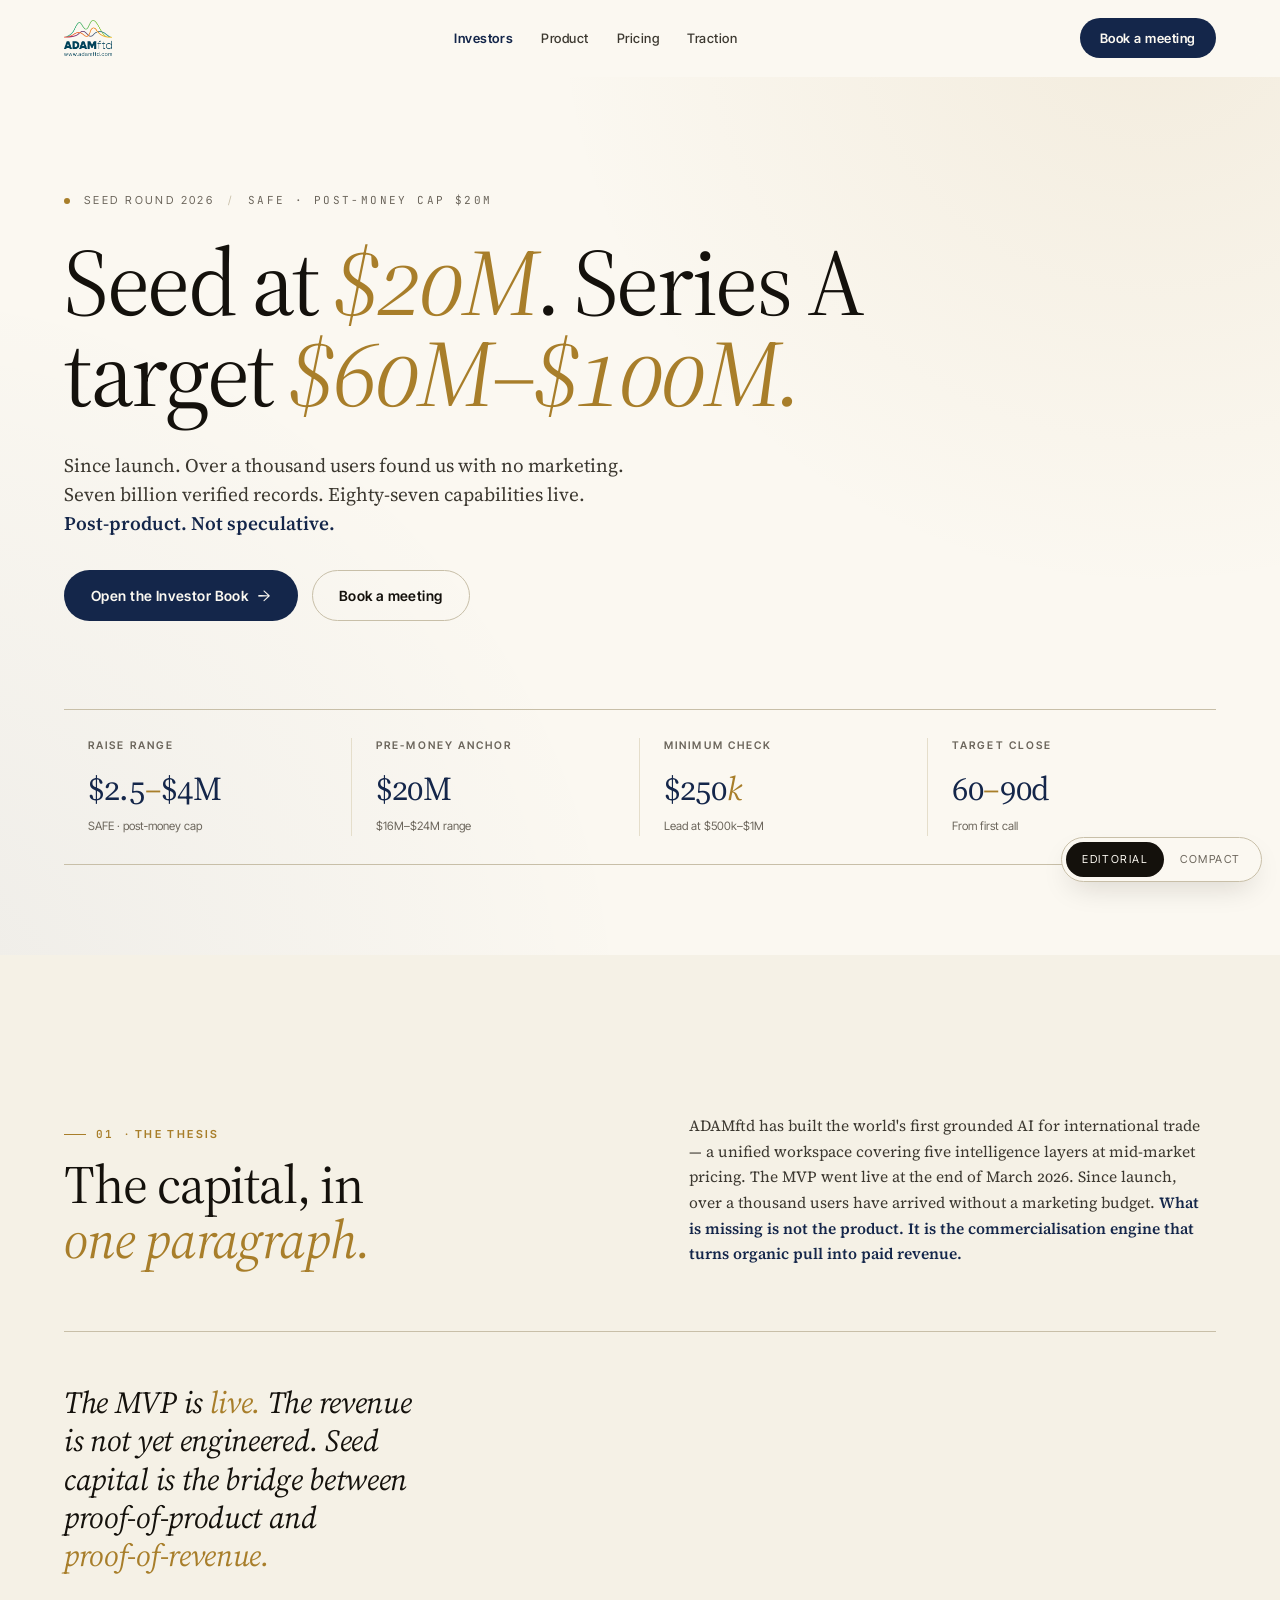
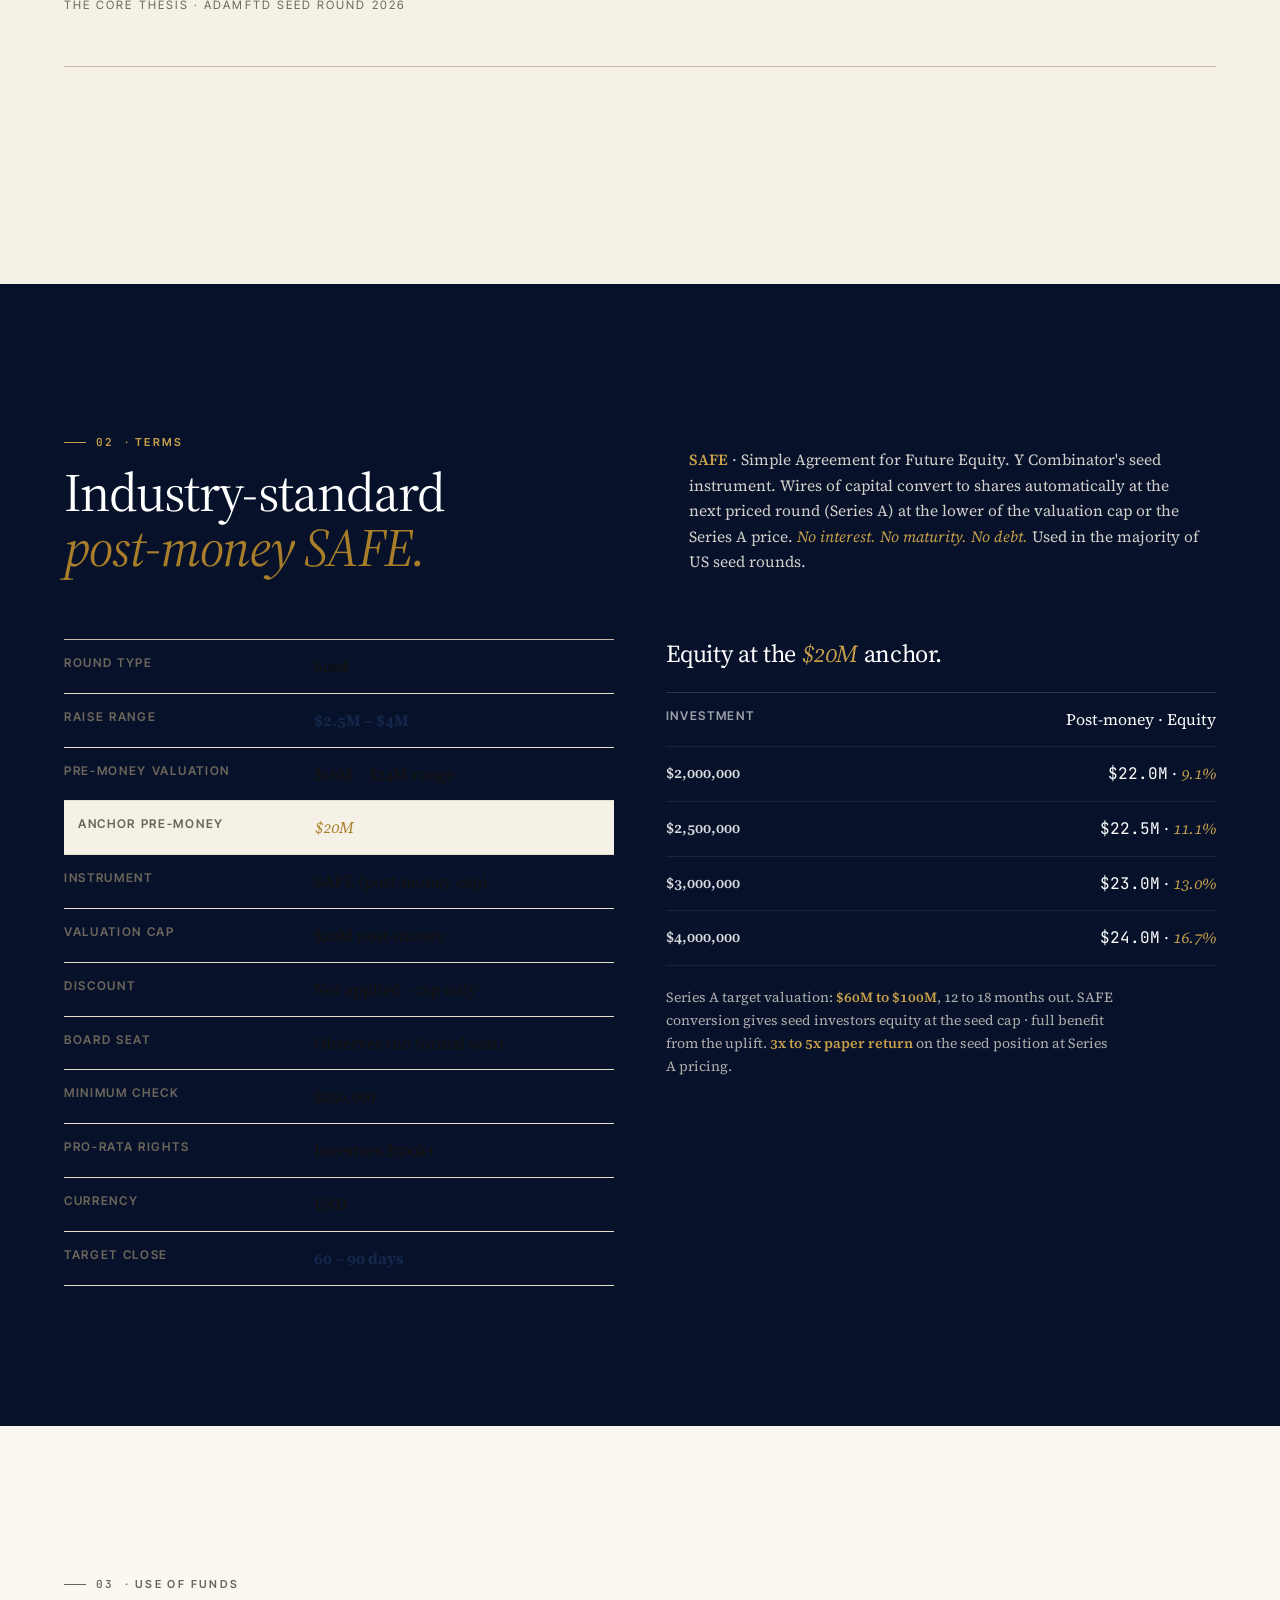
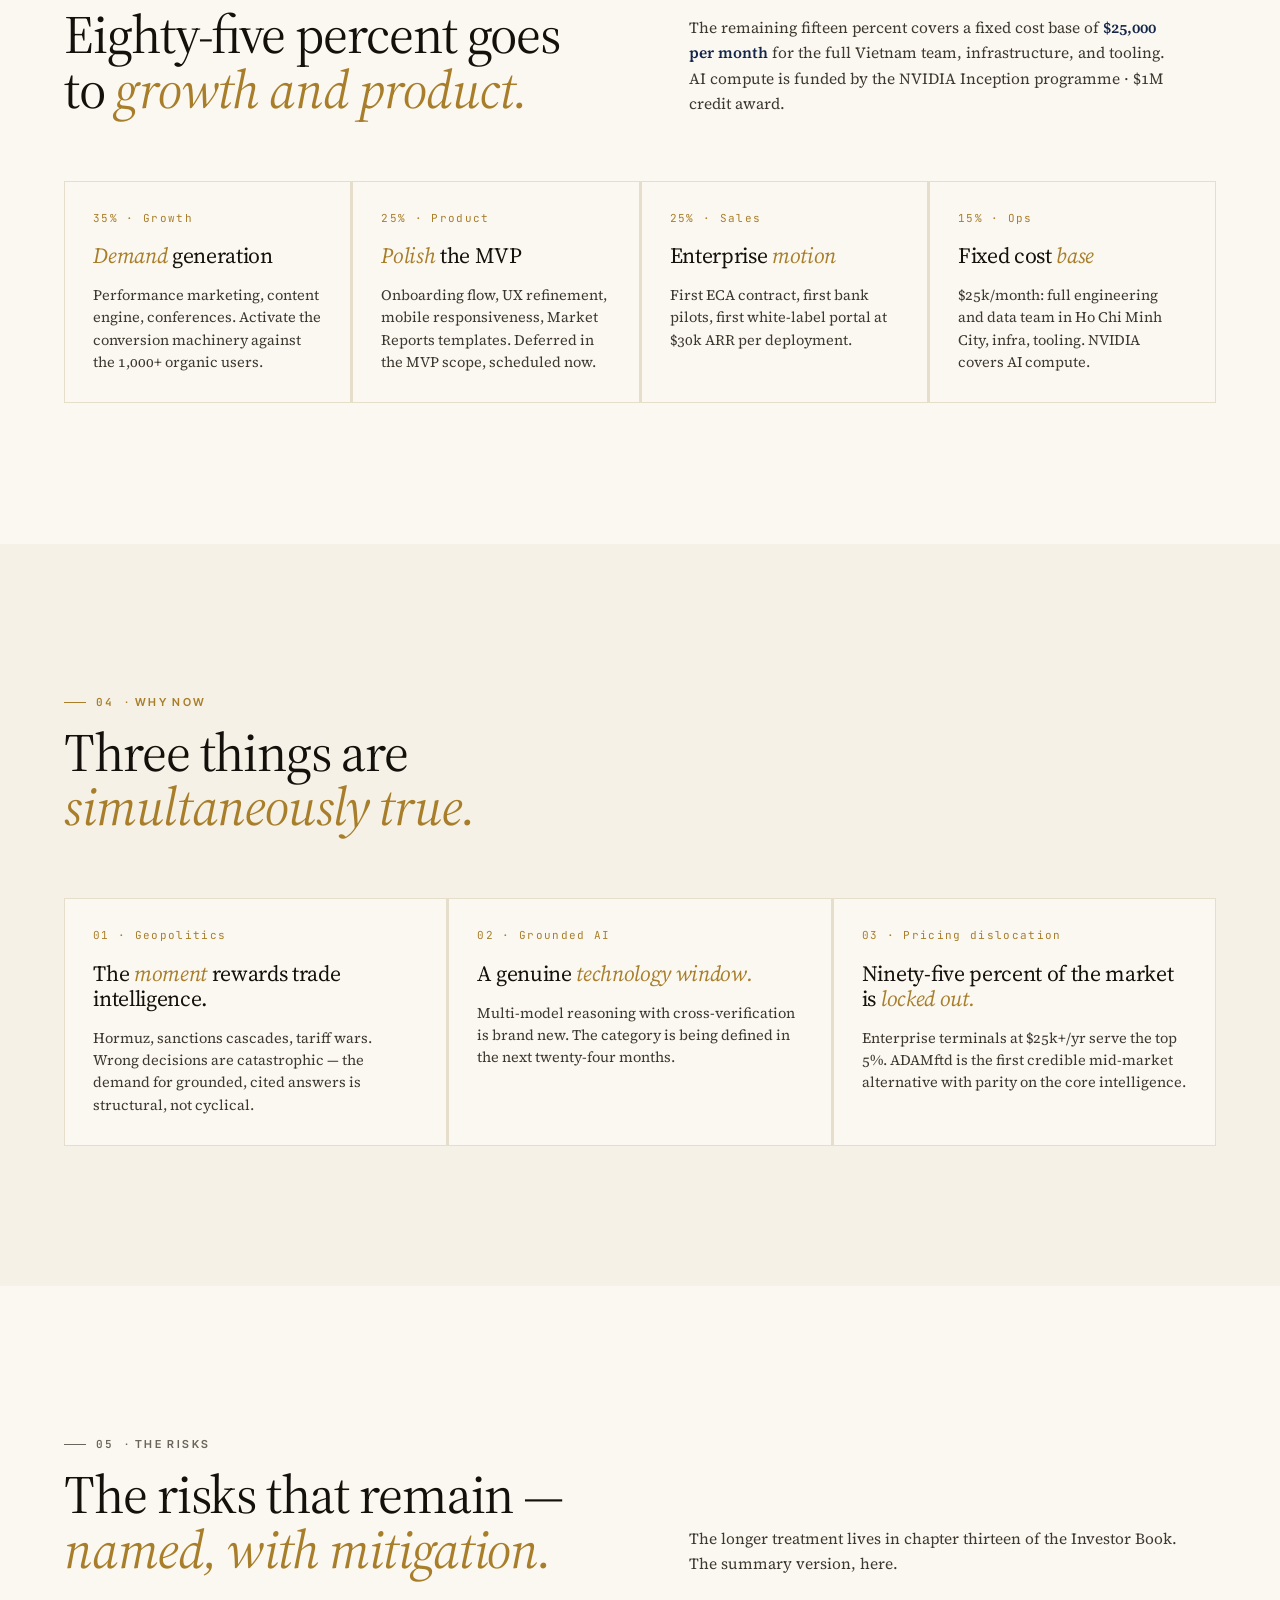
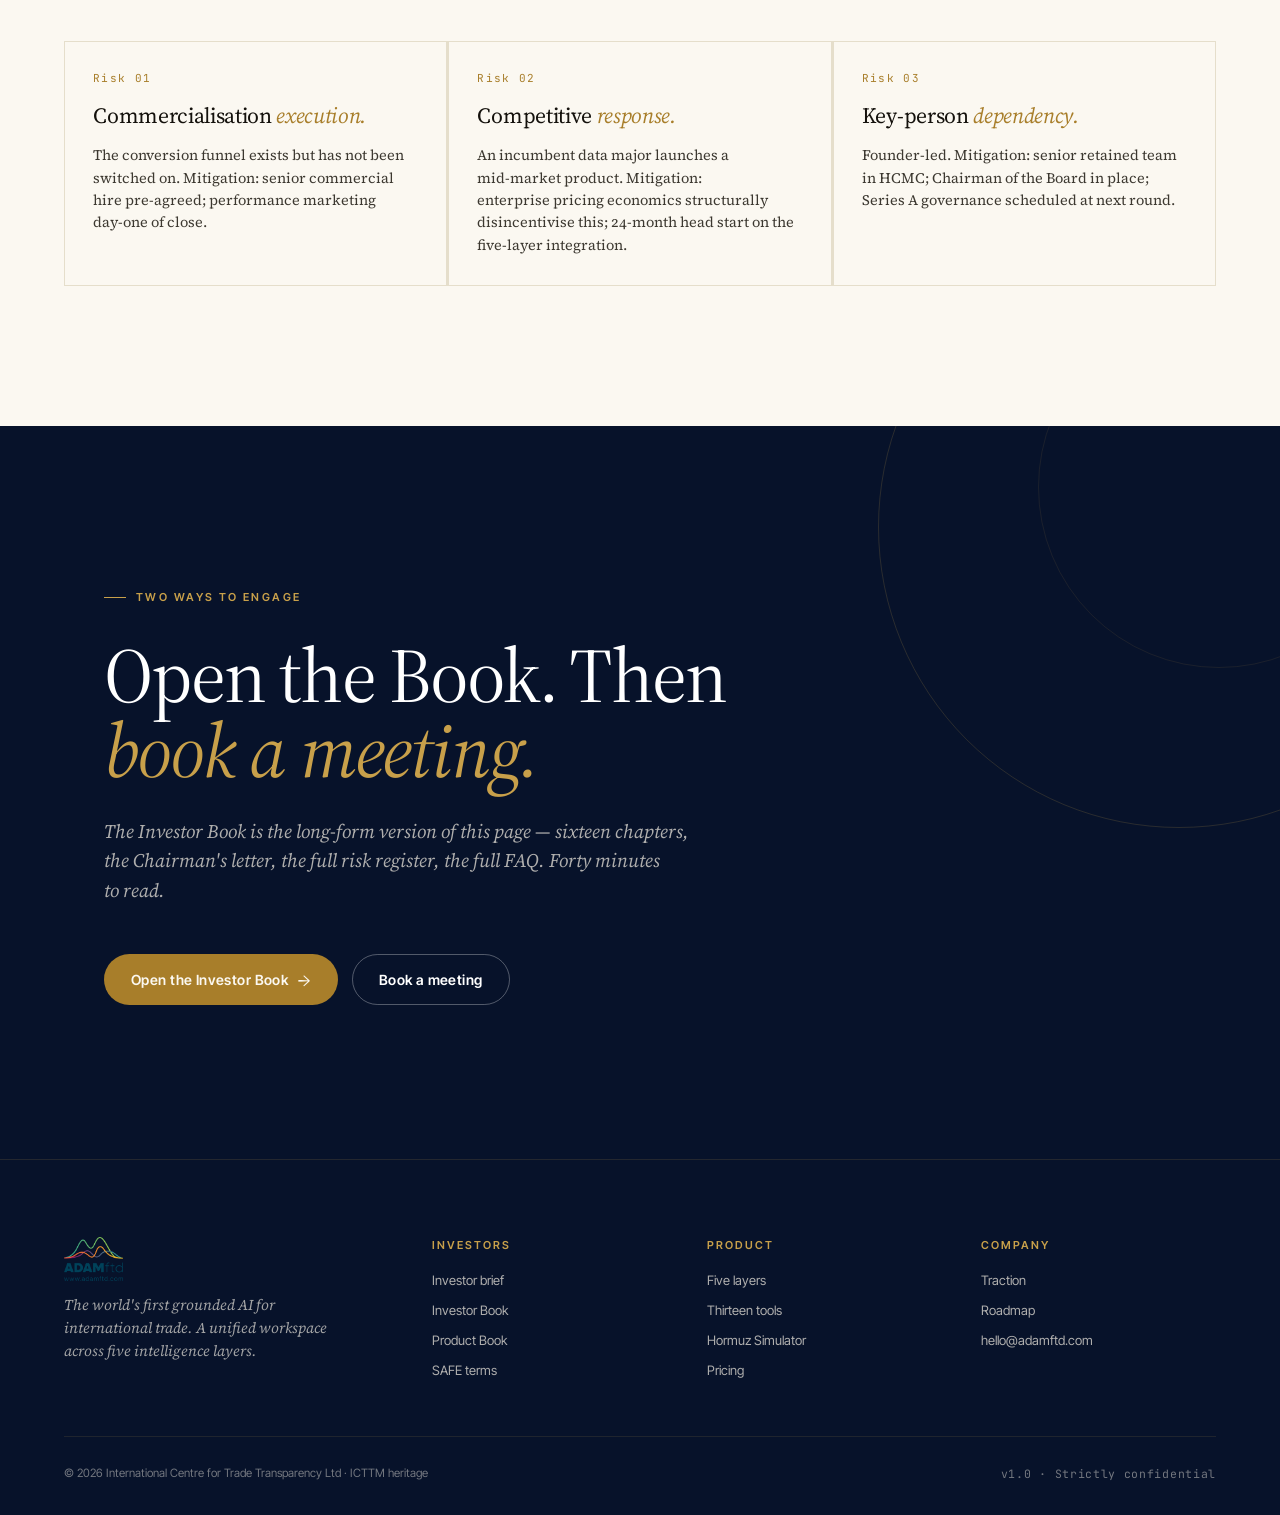
<file: investors.html>
<!DOCTYPE html>
<html lang="en" data-density="editorial">
<head>
<meta charset="UTF-8">
<meta name="viewport" content="width=device-width, initial-scale=1.0">
<title>ADAMftd · For investors · Seed Round 2026</title>
<meta name="robots" content="noindex,nofollow">
<link rel="preconnect" href="https://fonts.googleapis.com">
<link rel="preconnect" href="https://fonts.gstatic.com" crossorigin>
<link href="https://fonts.googleapis.com/css2?family=Source+Serif+4:opsz,wght@8..60,300;8..60,400;8..60,500;8..60,600;8..60,700;8..60,800&family=Inter+Tight:wght@300;400;500;600;700&family=JetBrains+Mono:wght@400;500&display=swap" rel="stylesheet">
<link rel="stylesheet" href="style.css">
</head>
<body>

<header class="nav" id="nav">
  <a href="index.html" class="brand"><img src="logo.png" alt="ADAMftd" class="brand-logo"></a>
  <nav class="links">
    <a href="investors.html" class="current">Investors</a>
    <a href="index.html#layers">Product</a>
    <a href="pricing.html">Pricing</a>
    <a href="index.html#traction">Traction</a>
  </nav>
  <a class="cta" href="mailto:hello@adamftd.com">Book a meeting</a>
  <button class="burger" id="burger" aria-label="Open menu">
    <svg viewBox="0 0 24 24" fill="none" stroke="currentColor" stroke-width="1.6"><path d="M3 7h18M3 12h18M3 17h18"/></svg>
  </button>
</header>

<!-- HERO -->
<section class="hero">
  <div class="wrap">
    <div class="hero-meta reveal">
      <span class="dot"></span>
      <span>Seed Round 2026</span>
      <span style="color:var(--rule)">/</span>
      <span class="mono">SAFE · post&#8209;money cap $20M</span>
    </div>
    <h1 class="display hero-headline reveal" style="max-width:22ch">
      Seed at <em>$20M</em>. Series A target <span class="g">$60M&#8211;$100M.</span>
    </h1>
    <p class="hero-sub reveal">
      Since launch. Over a thousand users found us with no marketing. Seven billion verified records. Eighty&#8209;seven capabilities live. <strong>Post&#8209;product. Not speculative.</strong>
    </p>
    <div class="btn-row reveal">
      <a class="btn btn-primary" href="../investor-book/ADAMftd Investor Book.html">Open the Investor Book <span class="arrow">→</span></a>
      <a class="btn btn-ghost" href="mailto:hello@adamftd.com">Book a meeting</a>
    </div>

    <div class="hero-strip reveal">
      <div class="cell"><div class="lbl">Raise range</div><div class="val">$2.5<em>–</em>$4M</div><div class="sub">SAFE · post&#8209;money cap</div></div>
      <div class="cell"><div class="lbl">Pre&#8209;money anchor</div><div class="val">$20M</div><div class="sub">$16M&#8211;$24M range</div></div>
      <div class="cell"><div class="lbl">Minimum check</div><div class="val">$250<em>k</em></div><div class="sub">Lead at $500k&#8211;$1M</div></div>
      <div class="cell"><div class="lbl">Target close</div><div class="val">60<em>–</em>90d</div><div class="sub">From first call</div></div>
    </div>
  </div>
</section>

<!-- THE THESIS (chairman pull) -->
<section class="cream">
  <div class="wrap">
    <div class="section-head reveal">
      <div>
        <div class="eyebrow"><span class="mono">01</span> · The thesis</div>
        <h2 class="section-title">The capital, in <em>one paragraph.</em></h2>
      </div>
      <div class="right">
        <p class="body-prose">ADAMftd has built the world's first grounded AI for international trade — a unified workspace covering five intelligence layers at mid&#8209;market pricing. The MVP went live at the end of March 2026. Since launch, over a thousand users have arrived without a marketing budget. <strong>What is missing is not the product. It is the commercialisation engine that turns organic pull into paid revenue.</strong></p>
      </div>
    </div>

    <div class="pull reveal" style="margin-top:0">
      <blockquote>The MVP is <em>live.</em> The revenue is not yet engineered. Seed capital is the bridge between proof&#8209;of&#8209;product and <em>proof&#8209;of&#8209;revenue.</em></blockquote>
      <div class="attr">The core thesis · ADAMftd Seed Round 2026</div>
    </div>
  </div>
</section>

<!-- TERMS -->
<section id="terms" class="dark">
  <div class="wrap">
    <div class="section-head reveal">
      <div>
        <div class="eyebrow paper"><span class="mono">02</span> · Terms</div>
        <h2 class="section-title">Industry&#8209;standard <em>post&#8209;money SAFE.</em></h2>
      </div>
      <div class="right">
        <p class="body-prose"><strong>SAFE</strong> · Simple Agreement for Future Equity. Y Combinator's seed instrument. Wires of capital convert to shares automatically at the next priced round (Series A) at the lower of the valuation cap or the Series A price. <em>No interest. No maturity. No debt.</em> Used in the majority of US seed rounds.</p>
      </div>
    </div>

    <div class="terms reveal">
      <div class="terms-table">
        <div class="row"><div class="k">Round type</div><div class="v">Seed</div></div>
        <div class="row"><div class="k">Raise range</div><div class="v"><strong>$2.5M – $4M</strong></div></div>
        <div class="row"><div class="k">Pre&#8209;money valuation</div><div class="v">$16M – $24M range</div></div>
        <div class="row accent"><div class="k">Anchor pre&#8209;money</div><div class="v"><em>$20M</em></div></div>
        <div class="row"><div class="k">Instrument</div><div class="v">SAFE (post&#8209;money cap)</div></div>
        <div class="row"><div class="k">Valuation cap</div><div class="v">$20M post&#8209;money</div></div>
        <div class="row"><div class="k">Discount</div><div class="v">Not applied · cap only</div></div>
        <div class="row"><div class="k">Board seat</div><div class="v">Observer (no formal seat)</div></div>
        <div class="row"><div class="k">Minimum check</div><div class="v">$250,000</div></div>
        <div class="row"><div class="k">Pro&#8209;rata rights</div><div class="v">Investors $500k+</div></div>
        <div class="row"><div class="k">Currency</div><div class="v">USD</div></div>
        <div class="row"><div class="k">Target close</div><div class="v"><strong>60 – 90 days</strong></div></div>
      </div>

      <div>
        <h3 style="font-family:var(--serif);font-size:clamp(22px,1.9vw,30px);color:#fff;letter-spacing:-0.015em;line-height:1.2;margin-bottom:24px">Equity at the <em style="color:var(--gold-2)">$20M</em> anchor.</h3>
        <div class="terms-table" style="border-top-color:rgba(255,255,255,0.15)">
          <div class="row" style="border-bottom-color:rgba(255,255,255,0.08)">
            <div class="k" style="color:rgba(255,255,255,0.6)">Investment</div>
            <div class="v" style="color:#fff;text-align:right">Post&#8209;money · Equity</div>
          </div>
          <div class="row" style="border-bottom-color:rgba(255,255,255,0.08)">
            <div class="k" style="color:rgba(255,255,255,0.85);font-family:var(--serif);text-transform:none;letter-spacing:0;font-size:15px">$2,000,000</div>
            <div class="v" style="color:#fff;text-align:right" class="mono-tab"><span class="mono-tab">$22.0M</span> · <em style="color:var(--gold-2);font-style:italic">9.1%</em></div>
          </div>
          <div class="row" style="border-bottom-color:rgba(255,255,255,0.08)">
            <div class="k" style="color:rgba(255,255,255,0.85);font-family:var(--serif);text-transform:none;letter-spacing:0;font-size:15px">$2,500,000</div>
            <div class="v" style="color:#fff;text-align:right"><span class="mono-tab">$22.5M</span> · <em style="color:var(--gold-2);font-style:italic">11.1%</em></div>
          </div>
          <div class="row" style="border-bottom-color:rgba(255,255,255,0.08)">
            <div class="k" style="color:rgba(255,255,255,0.85);font-family:var(--serif);text-transform:none;letter-spacing:0;font-size:15px">$3,000,000</div>
            <div class="v" style="color:#fff;text-align:right"><span class="mono-tab">$23.0M</span> · <em style="color:var(--gold-2);font-style:italic">13.0%</em></div>
          </div>
          <div class="row" style="border-bottom-color:rgba(255,255,255,0.08)">
            <div class="k" style="color:rgba(255,255,255,0.85);font-family:var(--serif);text-transform:none;letter-spacing:0;font-size:15px">$4,000,000</div>
            <div class="v" style="color:#fff;text-align:right"><span class="mono-tab">$24.0M</span> · <em style="color:var(--gold-2);font-style:italic">16.7%</em></div>
          </div>
        </div>
        <p class="body-prose" style="color:rgba(246,241,230,0.7);margin-top:20px;font-size:14px">Series A target valuation: <strong style="color:var(--gold-2)">$60M to $100M</strong>, 12 to 18 months out. SAFE conversion gives seed investors equity at the seed cap · full benefit from the uplift. <strong style="color:var(--gold-2)">3x to 5x paper return</strong> on the seed position at Series A pricing.</p>
      </div>
    </div>
  </div>
</section>

<!-- USE OF FUNDS -->
<section>
  <div class="wrap">
    <div class="section-head reveal">
      <div>
        <div class="eyebrow ink"><span class="mono">03</span> · Use of funds</div>
        <h2 class="section-title">Eighty&#8209;five percent goes to <em>growth and product.</em></h2>
      </div>
      <div class="right">
        <p class="body-prose">The remaining fifteen percent covers a fixed cost base of <strong>$25,000 per month</strong> for the full Vietnam team, infrastructure, and tooling. AI compute is funded by the NVIDIA Inception programme · $1M credit award.</p>
      </div>
    </div>

    <div class="grid grid-4 reveal">
      <div class="card">
        <div class="card-num">35% · Growth</div>
        <h3 class="card-title"><em>Demand</em> generation</h3>
        <p class="card-body">Performance marketing, content engine, conferences. Activate the conversion machinery against the 1,000+ organic users.</p>
      </div>
      <div class="card">
        <div class="card-num">25% · Product</div>
        <h3 class="card-title"><em>Polish</em> the MVP</h3>
        <p class="card-body">Onboarding flow, UX refinement, mobile responsiveness, Market Reports templates. Deferred in the MVP scope, scheduled now.</p>
      </div>
      <div class="card">
        <div class="card-num">25% · Sales</div>
        <h3 class="card-title">Enterprise <em>motion</em></h3>
        <p class="card-body">First ECA contract, first bank pilots, first white&#8209;label portal at $30k ARR per deployment.</p>
      </div>
      <div class="card">
        <div class="card-num">15% · Ops</div>
        <h3 class="card-title">Fixed cost <em>base</em></h3>
        <p class="card-body">$25k/month: full engineering and data team in Ho Chi Minh City, infra, tooling. NVIDIA covers AI compute.</p>
      </div>
    </div>
  </div>
</section>

<!-- WHY NOW -->
<section class="cream">
  <div class="wrap">
    <div class="section-head reveal">
      <div>
        <div class="eyebrow"><span class="mono">04</span> · Why now</div>
        <h2 class="section-title">Three things are <em>simultaneously true.</em></h2>
      </div>
    </div>

    <div class="grid grid-3 reveal">
      <div class="card">
        <div class="card-num">01 · Geopolitics</div>
        <h3 class="card-title">The <em>moment</em> rewards trade intelligence.</h3>
        <p class="card-body">Hormuz, sanctions cascades, tariff wars. Wrong decisions are catastrophic — the demand for grounded, cited answers is structural, not cyclical.</p>
      </div>
      <div class="card">
        <div class="card-num">02 · Grounded AI</div>
        <h3 class="card-title">A genuine <em>technology window.</em></h3>
        <p class="card-body">Multi&#8209;model reasoning with cross&#8209;verification is brand new. The category is being defined in the next twenty&#8209;four months.</p>
      </div>
      <div class="card">
        <div class="card-num">03 · Pricing dislocation</div>
        <h3 class="card-title">Ninety&#8209;five percent of the market is <em>locked out.</em></h3>
        <p class="card-body">Enterprise terminals at $25k+/yr serve the top 5%. ADAMftd is the first credible mid&#8209;market alternative with parity on the core intelligence.</p>
      </div>
    </div>
  </div>
</section>

<!-- RISKS -->
<section>
  <div class="wrap">
    <div class="section-head reveal">
      <div>
        <div class="eyebrow ink"><span class="mono">05</span> · The risks</div>
        <h2 class="section-title">The risks that remain — <em>named, with mitigation.</em></h2>
      </div>
      <div class="right">
        <p class="body-prose">The longer treatment lives in chapter thirteen of the Investor Book. The summary version, here.</p>
      </div>
    </div>

    <div class="grid grid-3 reveal">
      <div class="card">
        <div class="card-num">Risk 01</div>
        <h3 class="card-title">Commercialisation <em>execution.</em></h3>
        <p class="card-body">The conversion funnel exists but has not been switched on. Mitigation: senior commercial hire pre&#8209;agreed; performance marketing day&#8209;one of close.</p>
      </div>
      <div class="card">
        <div class="card-num">Risk 02</div>
        <h3 class="card-title">Competitive <em>response.</em></h3>
        <p class="card-body">An incumbent data major launches a mid&#8209;market product. Mitigation: enterprise pricing economics structurally disincentivise this; 24&#8209;month head start on the five&#8209;layer integration.</p>
      </div>
      <div class="card">
        <div class="card-num">Risk 03</div>
        <h3 class="card-title">Key&#8209;person <em>dependency.</em></h3>
        <p class="card-body">Founder&#8209;led. Mitigation: senior retained team in HCMC; Chairman of the Board in place; Series A governance scheduled at next round.</p>
      </div>
    </div>
  </div>
</section>

<!-- FINAL CTA -->
<section class="final">
  <div class="wrap">
    <div class="eyebrow paper reveal" style="margin-bottom:32px">Two ways to engage</div>
    <h2 class="reveal">Open the Book. Then <em>book a meeting.</em></h2>
    <p class="deck-line reveal">The Investor Book is the long&#8209;form version of this page — sixteen chapters, the Chairman's letter, the full risk register, the full FAQ. Forty minutes to read.</p>
    <div class="btn-row reveal" style="margin-top:48px">
      <a class="btn btn-gold" href="../investor-book/ADAMftd Investor Book.html">Open the Investor Book <span class="arrow">→</span></a>
      <a class="btn btn-dark-ghost" href="mailto:hello@adamftd.com">Book a meeting</a>
    </div>
  </div>
</section>

<footer>
  <div class="grid-foot">
    <div>
      <div class="foot-brand"><img src="logo.png" alt="ADAMftd" class="brand-logo"></div>
      <p class="foot-tag">The world's first grounded AI for international trade. A unified workspace across five intelligence layers.</p>
    </div>
    <div>
      <h5>Investors</h5>
      <ul>
        <li><a href="investors.html">Investor brief</a></li>
        <li><a href="../investor-book/ADAMftd Investor Book.html">Investor Book</a></li>
        <li><a href="../product-book/ADAMftd Product Book.html">Product Book</a></li>
        <li><a href="#terms">SAFE terms</a></li>
      </ul>
    </div>
    <div>
      <h5>Product</h5>
      <ul>
        <li><a href="index.html#layers">Five layers</a></li>
        <li><a href="index.html#tools">Thirteen tools</a></li>
        <li><a href="index.html#hormuz">Hormuz Simulator</a></li>
        <li><a href="pricing.html">Pricing</a></li>
      </ul>
    </div>
    <div>
      <h5>Company</h5>
      <ul>
        <li><a href="index.html#traction">Traction</a></li>
        <li><a href="index.html#roadmap">Roadmap</a></li>
        <li><a href="mailto:hello@adamftd.com">hello@adamftd.com</a></li>
      </ul>
    </div>
  </div>
  <div class="legal">
    <div>© 2026 International Centre for Trade Transparency Ltd · ICTTM heritage</div>
    <div class="mono">v1.0 · Strictly confidential</div>
  </div>
</footer>

<div class="density-toggle" role="group" aria-label="Page density">
  <button data-density="editorial" class="active" type="button">Editorial</button>
  <button data-density="compact" type="button">Compact</button>
</div>

<script src="script.js"></script>
</body>
</html>
</file>
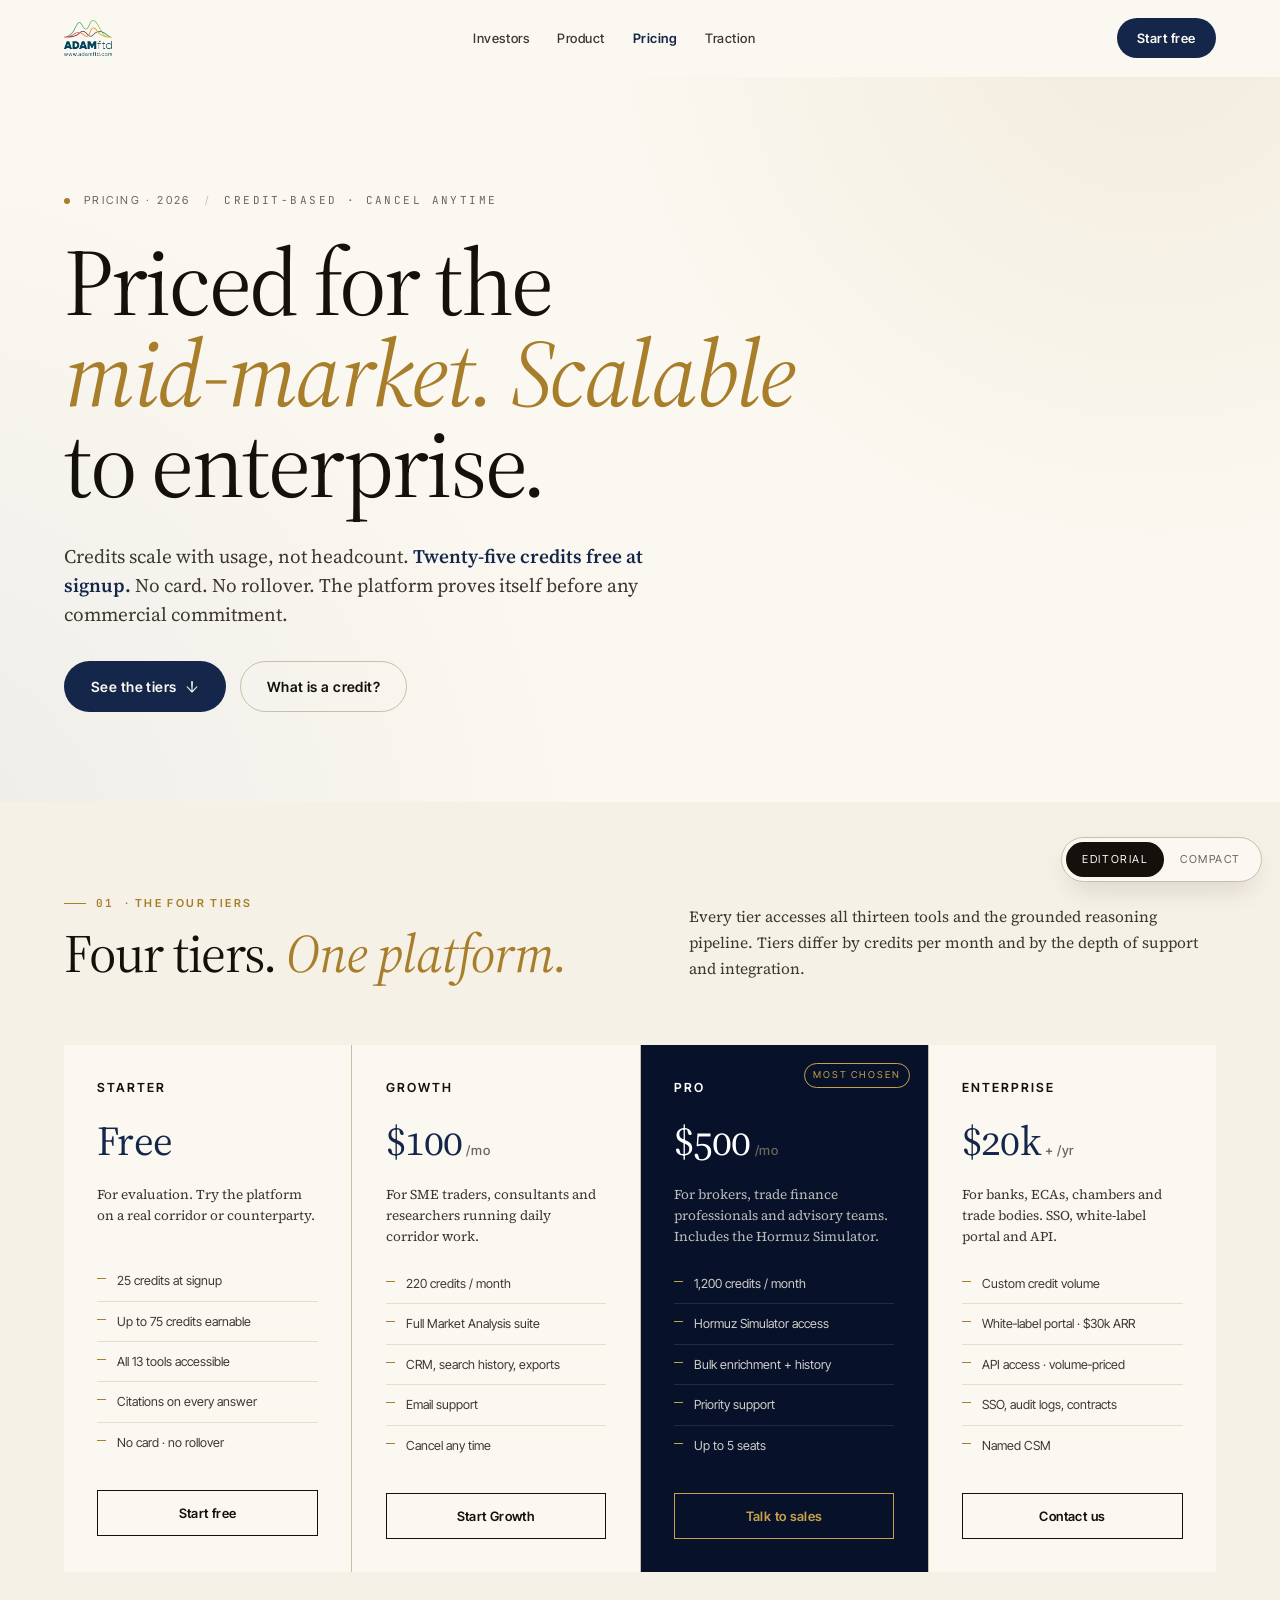
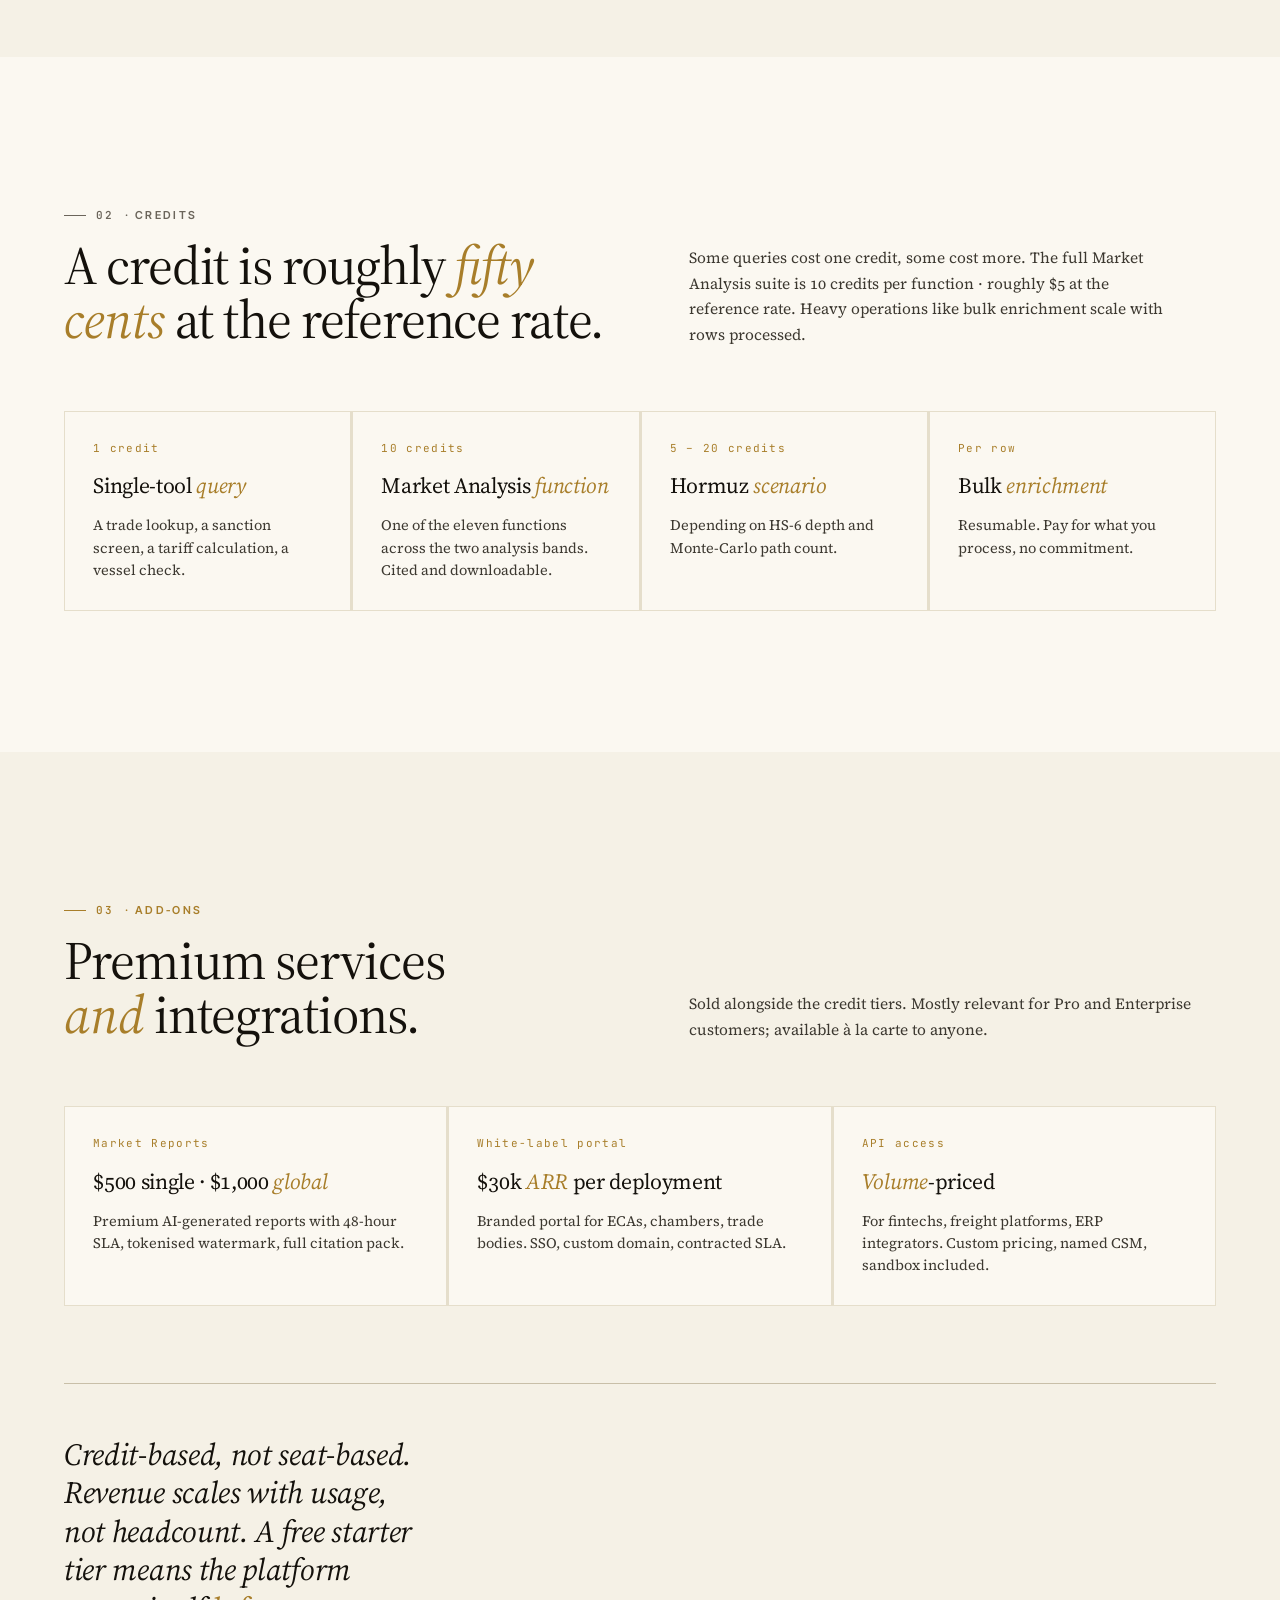
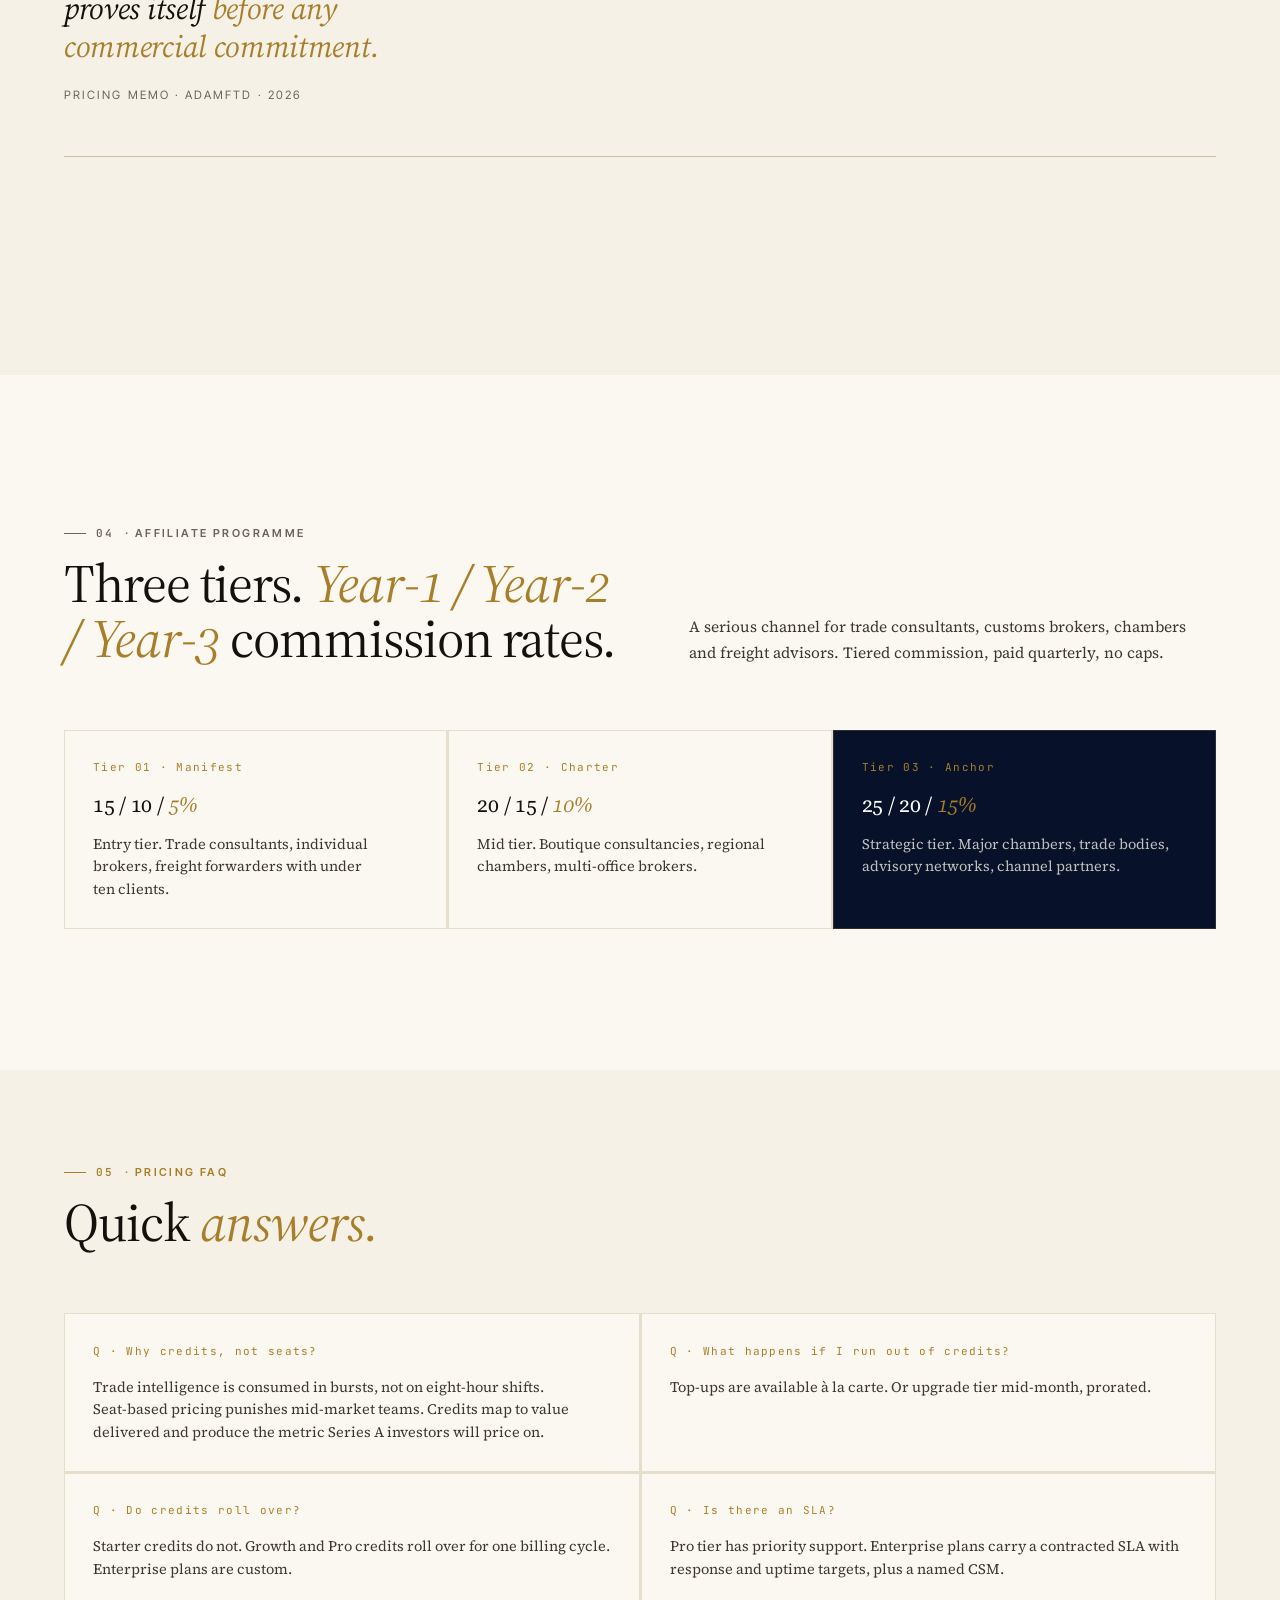
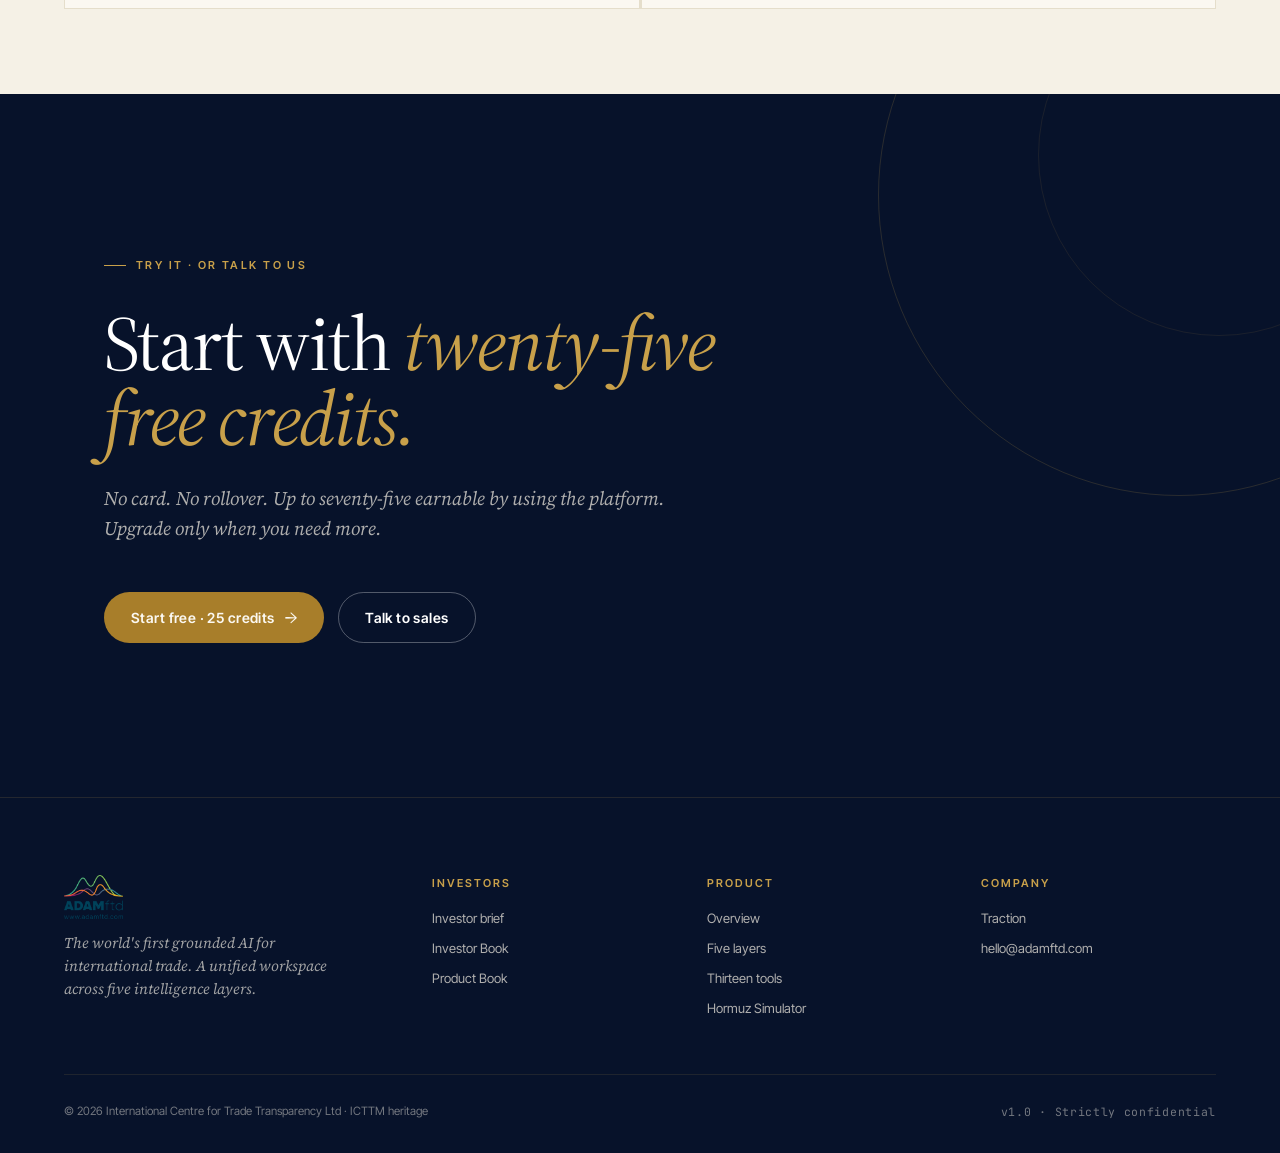
<file: pricing.html>
<!DOCTYPE html>
<html lang="en" data-density="editorial">
<head>
<meta charset="UTF-8">
<meta name="viewport" content="width=device-width, initial-scale=1.0">
<title>ADAMftd · Pricing</title>
<meta name="robots" content="noindex,nofollow">
<link rel="preconnect" href="https://fonts.googleapis.com">
<link rel="preconnect" href="https://fonts.gstatic.com" crossorigin>
<link href="https://fonts.googleapis.com/css2?family=Source+Serif+4:opsz,wght@8..60,300;8..60,400;8..60,500;8..60,600;8..60,700;8..60,800&family=Inter+Tight:wght@300;400;500;600;700&family=JetBrains+Mono:wght@400;500&display=swap" rel="stylesheet">
<link rel="stylesheet" href="style.css">
</head>
<body>

<header class="nav" id="nav">
  <a href="index.html" class="brand"><img src="logo.png" alt="ADAMftd" class="brand-logo"></a>
  <nav class="links">
    <a href="investors.html">Investors</a>
    <a href="product.html">Product</a>
    <a href="pricing.html" class="current">Pricing</a>
    <a href="index.html#traction">Traction</a>
  </nav>
  <a class="cta" href="#tiers">Start free</a>
  <button class="burger" id="burger" aria-label="Open menu">
    <svg viewBox="0 0 24 24" fill="none" stroke="currentColor" stroke-width="1.6"><path d="M3 7h18M3 12h18M3 17h18"/></svg>
  </button>
</header>

<section class="hero">
  <div class="wrap">
    <div class="hero-meta reveal">
      <span class="dot"></span><span>Pricing · 2026</span>
      <span style="color:var(--rule)">/</span>
      <span class="mono">Credit&#8209;based · cancel anytime</span>
    </div>
    <h1 class="display hero-headline reveal" style="max-width:20ch">
      Priced for the <em>mid&#8209;market.</em> <span class="g">Scalable</span> to enterprise.
    </h1>
    <p class="hero-sub reveal">
      Credits scale with usage, not headcount. <strong>Twenty&#8209;five credits free at signup.</strong> No card. No rollover. The platform proves itself before any commercial commitment.
    </p>
    <div class="btn-row reveal">
      <a class="btn btn-primary" href="#tiers">See the tiers <span class="arrow">↓</span></a>
      <a class="btn btn-ghost" href="#credits">What is a credit?</a>
    </div>
  </div>
</section>

<!-- TIERS -->
<section id="tiers" class="cream tight">
  <div class="wrap">
    <div class="section-head reveal">
      <div>
        <div class="eyebrow"><span class="mono">01</span> · The four tiers</div>
        <h2 class="section-title">Four tiers. <em>One platform.</em></h2>
      </div>
      <div class="right">
        <p class="body-prose">Every tier accesses all thirteen tools and the grounded reasoning pipeline. Tiers differ by credits per month and by the depth of support and integration.</p>
      </div>
    </div>

    <div class="pricing-grid reveal">
      <div>
        <div class="p-name">Starter</div>
        <div class="p-price">Free</div>
        <p class="p-body">For evaluation. Try the platform on a real corridor or counterparty.</p>
        <div class="p-features">
          <div class="p-feature">25 credits at signup</div>
          <div class="p-feature">Up to 75 credits earnable</div>
          <div class="p-feature">All 13 tools accessible</div>
          <div class="p-feature">Citations on every answer</div>
          <div class="p-feature">No card · no rollover</div>
        </div>
        <a class="p-cta" href="#">Start free</a>
      </div>
      <div>
        <div class="p-name">Growth</div>
        <div class="p-price">$100<span class="unit">/mo</span></div>
        <p class="p-body">For SME traders, consultants and researchers running daily corridor work.</p>
        <div class="p-features">
          <div class="p-feature">220 credits / month</div>
          <div class="p-feature">Full Market Analysis suite</div>
          <div class="p-feature">CRM, search history, exports</div>
          <div class="p-feature">Email support</div>
          <div class="p-feature">Cancel any time</div>
        </div>
        <a class="p-cta" href="#">Start Growth</a>
      </div>
      <div class="featured">
        <div class="badge">Most chosen</div>
        <div class="p-name">Pro</div>
        <div class="p-price">$500<span class="unit">/mo</span></div>
        <p class="p-body">For brokers, trade finance professionals and advisory teams. Includes the Hormuz Simulator.</p>
        <div class="p-features">
          <div class="p-feature">1,200 credits / month</div>
          <div class="p-feature">Hormuz Simulator access</div>
          <div class="p-feature">Bulk enrichment + history</div>
          <div class="p-feature">Priority support</div>
          <div class="p-feature">Up to 5 seats</div>
        </div>
        <a class="p-cta" href="#">Talk to sales</a>
      </div>
      <div>
        <div class="p-name">Enterprise</div>
        <div class="p-price">$20k<span class="unit">+ /yr</span></div>
        <p class="p-body">For banks, ECAs, chambers and trade bodies. SSO, white&#8209;label portal and API.</p>
        <div class="p-features">
          <div class="p-feature">Custom credit volume</div>
          <div class="p-feature">White&#8209;label portal · $30k ARR</div>
          <div class="p-feature">API access · volume&#8209;priced</div>
          <div class="p-feature">SSO, audit logs, contracts</div>
          <div class="p-feature">Named CSM</div>
        </div>
        <a class="p-cta" href="mailto:hello@adamftd.com">Contact us</a>
      </div>
    </div>
  </div>
</section>

<!-- WHAT IS A CREDIT -->
<section id="credits">
  <div class="wrap">
    <div class="section-head reveal">
      <div>
        <div class="eyebrow ink"><span class="mono">02</span> · Credits</div>
        <h2 class="section-title">A credit is roughly <em>fifty cents</em> at the reference rate.</h2>
      </div>
      <div class="right">
        <p class="body-prose">Some queries cost one credit, some cost more. The full Market Analysis suite is 10 credits per function · roughly $5 at the reference rate. Heavy operations like bulk enrichment scale with rows processed.</p>
      </div>
    </div>

    <div class="grid grid-4 reveal">
      <div class="card">
        <div class="card-num">1 credit</div>
        <h3 class="card-title">Single&#8209;tool <em>query</em></h3>
        <p class="card-body">A trade lookup, a sanction screen, a tariff calculation, a vessel check.</p>
      </div>
      <div class="card">
        <div class="card-num">10 credits</div>
        <h3 class="card-title">Market Analysis <em>function</em></h3>
        <p class="card-body">One of the eleven functions across the two analysis bands. Cited and downloadable.</p>
      </div>
      <div class="card">
        <div class="card-num">5 – 20 credits</div>
        <h3 class="card-title">Hormuz <em>scenario</em></h3>
        <p class="card-body">Depending on HS&#8209;6 depth and Monte&#8209;Carlo path count.</p>
      </div>
      <div class="card">
        <div class="card-num">Per row</div>
        <h3 class="card-title">Bulk <em>enrichment</em></h3>
        <p class="card-body">Resumable. Pay for what you process, no commitment.</p>
      </div>
    </div>
  </div>
</section>

<!-- ADD-ONS -->
<section class="cream">
  <div class="wrap">
    <div class="section-head reveal">
      <div>
        <div class="eyebrow"><span class="mono">03</span> · Add&#8209;ons</div>
        <h2 class="section-title">Premium services <em>and</em> integrations.</h2>
      </div>
      <div class="right">
        <p class="body-prose">Sold alongside the credit tiers. Mostly relevant for Pro and Enterprise customers; available à la carte to anyone.</p>
      </div>
    </div>

    <div class="grid grid-3 reveal">
      <div class="card">
        <div class="card-num">Market Reports</div>
        <h3 class="card-title">$500 single · $1,000 <em>global</em></h3>
        <p class="card-body">Premium AI&#8209;generated reports with 48&#8209;hour SLA, tokenised watermark, full citation pack.</p>
      </div>
      <div class="card">
        <div class="card-num">White&#8209;label portal</div>
        <h3 class="card-title">$30k <em>ARR</em> per deployment</h3>
        <p class="card-body">Branded portal for ECAs, chambers, trade bodies. SSO, custom domain, contracted SLA.</p>
      </div>
      <div class="card">
        <div class="card-num">API access</div>
        <h3 class="card-title"><em>Volume</em>&#8209;priced</h3>
        <p class="card-body">For fintechs, freight platforms, ERP integrators. Custom pricing, named CSM, sandbox included.</p>
      </div>
    </div>

    <div class="pull reveal">
      <blockquote>Credit&#8209;based, not seat&#8209;based. Revenue scales with usage, not headcount. A free starter tier means the platform proves itself <em>before any commercial commitment.</em></blockquote>
      <div class="attr">Pricing memo · ADAMftd · 2026</div>
    </div>
  </div>
</section>

<!-- AFFILIATE -->
<section>
  <div class="wrap">
    <div class="section-head reveal">
      <div>
        <div class="eyebrow ink"><span class="mono">04</span> · Affiliate programme</div>
        <h2 class="section-title">Three tiers. <em>Year&#8209;1 / Year&#8209;2 / Year&#8209;3</em> commission rates.</h2>
      </div>
      <div class="right">
        <p class="body-prose">A serious channel for trade consultants, customs brokers, chambers and freight advisors. Tiered commission, paid quarterly, no caps.</p>
      </div>
    </div>

    <div class="grid grid-3 reveal">
      <div class="card">
        <div class="card-num">Tier 01 · Manifest</div>
        <h3 class="card-title">15 / 10 / <em>5%</em></h3>
        <p class="card-body">Entry tier. Trade consultants, individual brokers, freight forwarders with under ten clients.</p>
      </div>
      <div class="card">
        <div class="card-num">Tier 02 · Charter</div>
        <h3 class="card-title">20 / 15 / <em>10%</em></h3>
        <p class="card-body">Mid tier. Boutique consultancies, regional chambers, multi&#8209;office brokers.</p>
      </div>
      <div class="card dark">
        <div class="card-num">Tier 03 · Anchor</div>
        <h3 class="card-title">25 / 20 / <em>15%</em></h3>
        <p class="card-body">Strategic tier. Major chambers, trade bodies, advisory networks, channel partners.</p>
      </div>
    </div>
  </div>
</section>

<!-- FAQ -->
<section class="cream tight">
  <div class="wrap">
    <div class="section-head reveal">
      <div>
        <div class="eyebrow"><span class="mono">05</span> · Pricing FAQ</div>
        <h2 class="section-title">Quick <em>answers.</em></h2>
      </div>
    </div>

    <div class="grid grid-2 reveal">
      <div class="card">
        <div class="card-num">Q · Why credits, not seats?</div>
        <p class="card-body">Trade intelligence is consumed in bursts, not on eight&#8209;hour shifts. Seat&#8209;based pricing punishes mid&#8209;market teams. Credits map to value delivered and produce the metric Series A investors will price on.</p>
      </div>
      <div class="card">
        <div class="card-num">Q · What happens if I run out of credits?</div>
        <p class="card-body">Top&#8209;ups are available à la carte. Or upgrade tier mid&#8209;month, prorated.</p>
      </div>
      <div class="card">
        <div class="card-num">Q · Do credits roll over?</div>
        <p class="card-body">Starter credits do not. Growth and Pro credits roll over for one billing cycle. Enterprise plans are custom.</p>
      </div>
      <div class="card">
        <div class="card-num">Q · Is there an SLA?</div>
        <p class="card-body">Pro tier has priority support. Enterprise plans carry a contracted SLA with response and uptime targets, plus a named CSM.</p>
      </div>
    </div>
  </div>
</section>

<!-- FINAL CTA -->
<section class="final">
  <div class="wrap">
    <div class="eyebrow paper reveal" style="margin-bottom:32px">Try it · or talk to us</div>
    <h2 class="reveal">Start with <em>twenty&#8209;five free credits.</em></h2>
    <p class="deck-line reveal">No card. No rollover. Up to seventy&#8209;five earnable by using the platform. Upgrade only when you need more.</p>
    <div class="btn-row reveal" style="margin-top:48px">
      <a class="btn btn-gold" href="#">Start free · 25 credits <span class="arrow">→</span></a>
      <a class="btn btn-dark-ghost" href="mailto:hello@adamftd.com">Talk to sales</a>
    </div>
  </div>
</section>

<footer>
  <div class="grid-foot">
    <div>
      <div class="foot-brand"><img src="logo.png" alt="ADAMftd" class="brand-logo"></div>
      <p class="foot-tag">The world's first grounded AI for international trade. A unified workspace across five intelligence layers.</p>
    </div>
    <div>
      <h5>Investors</h5>
      <ul>
        <li><a href="investors.html">Investor brief</a></li>
        <li><a href="../investor-book/ADAMftd Investor Book.html">Investor Book</a></li>
        <li><a href="../product-book/ADAMftd Product Book.html">Product Book</a></li>
      </ul>
    </div>
    <div>
      <h5>Product</h5>
      <ul>
        <li><a href="product.html">Overview</a></li>
        <li><a href="index.html#layers">Five layers</a></li>
        <li><a href="index.html#tools">Thirteen tools</a></li>
        <li><a href="index.html#hormuz">Hormuz Simulator</a></li>
      </ul>
    </div>
    <div>
      <h5>Company</h5>
      <ul>
        <li><a href="index.html#traction">Traction</a></li>
        <li><a href="mailto:hello@adamftd.com">hello@adamftd.com</a></li>
      </ul>
    </div>
  </div>
  <div class="legal">
    <div>© 2026 International Centre for Trade Transparency Ltd · ICTTM heritage</div>
    <div class="mono">v1.0 · Strictly confidential</div>
  </div>
</footer>

<div class="density-toggle" role="group" aria-label="Page density">
  <button data-density="editorial" class="active" type="button">Editorial</button>
  <button data-density="compact" type="button">Compact</button>
</div>

<script src="script.js"></script>
</body>
</html>
</file>
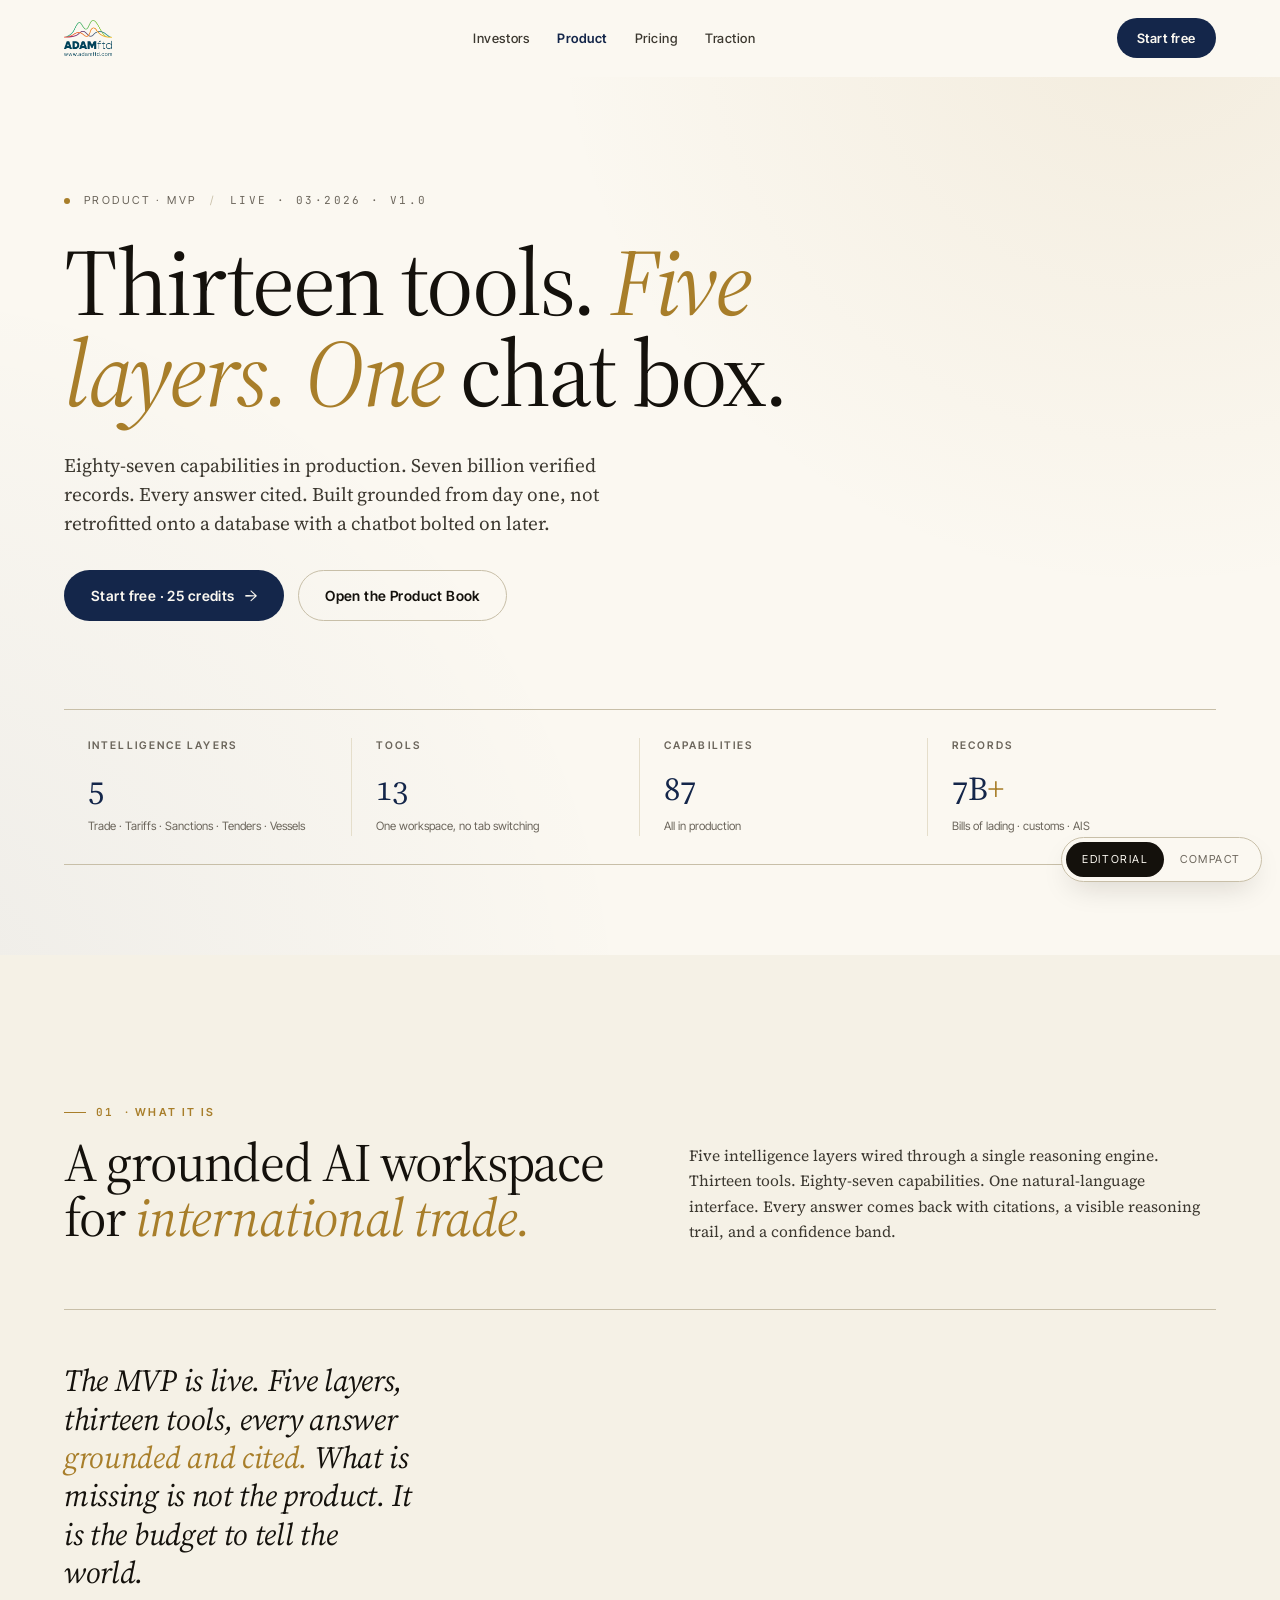
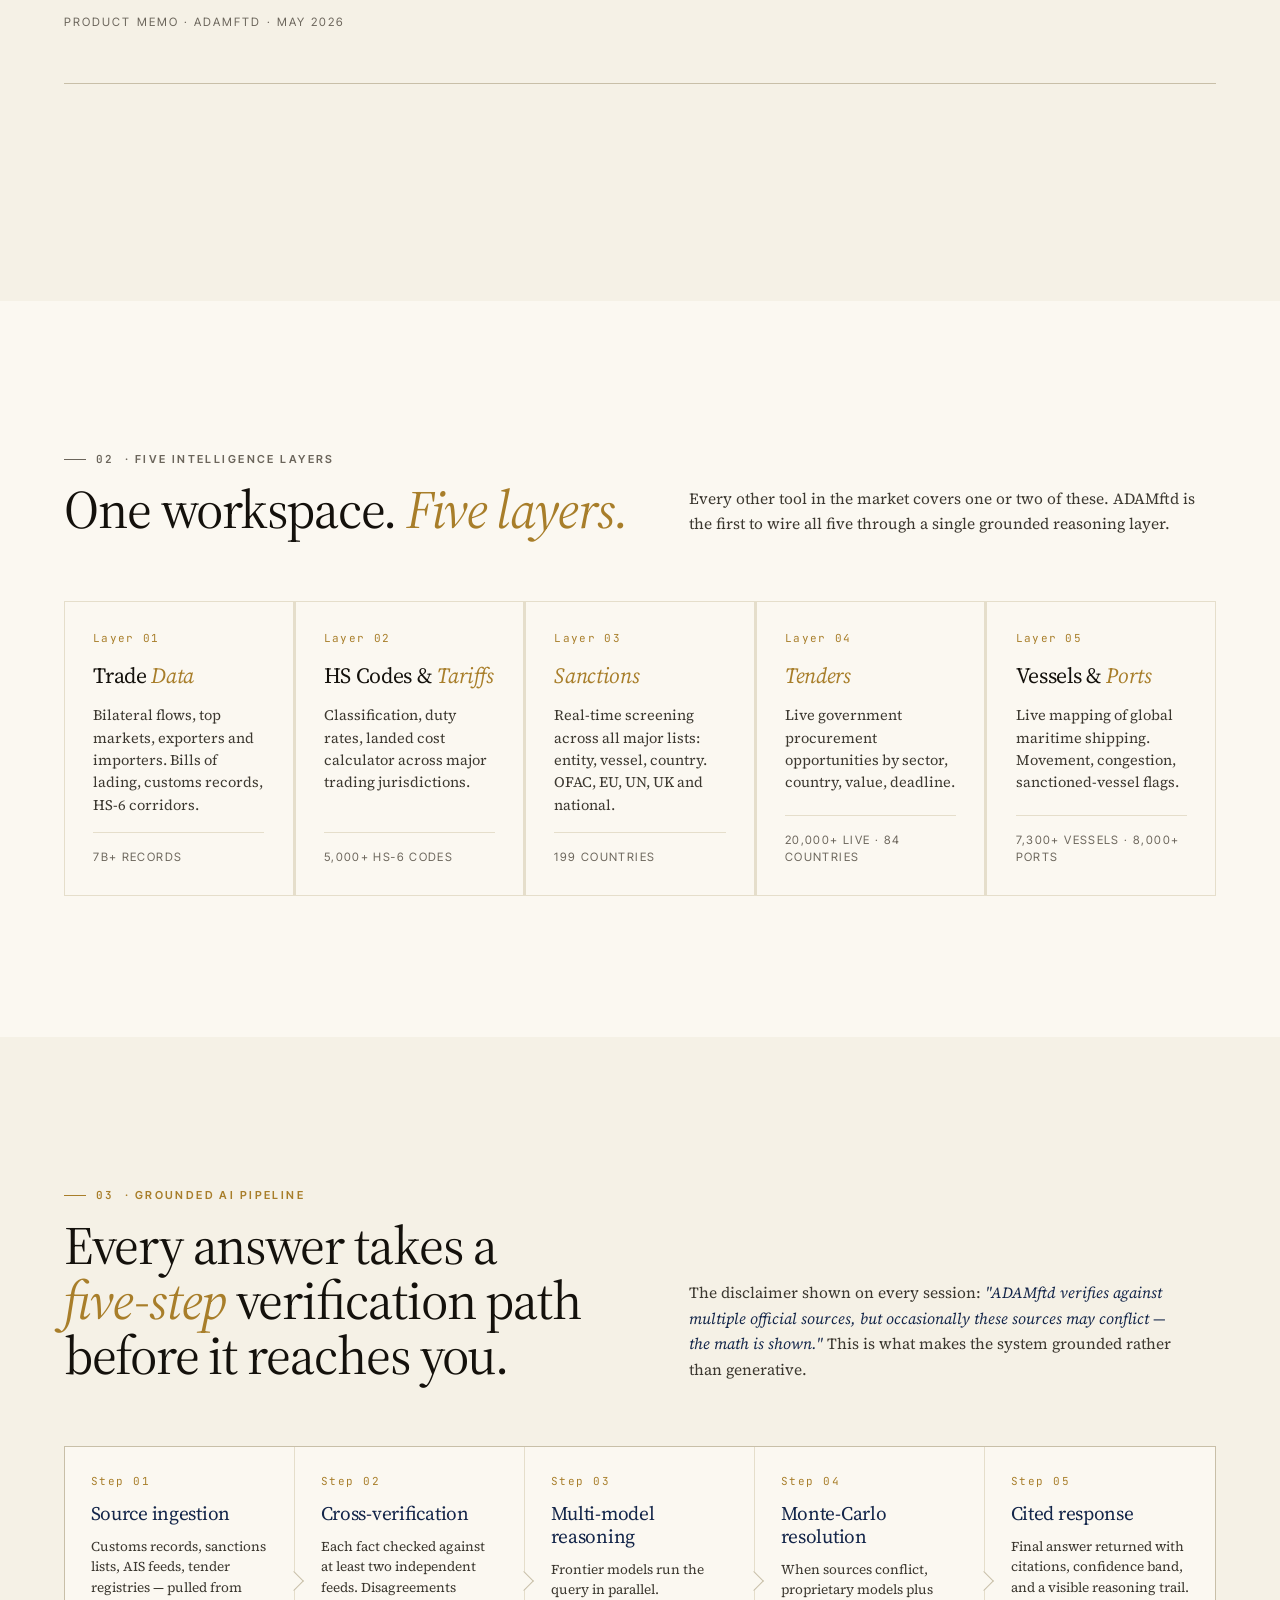
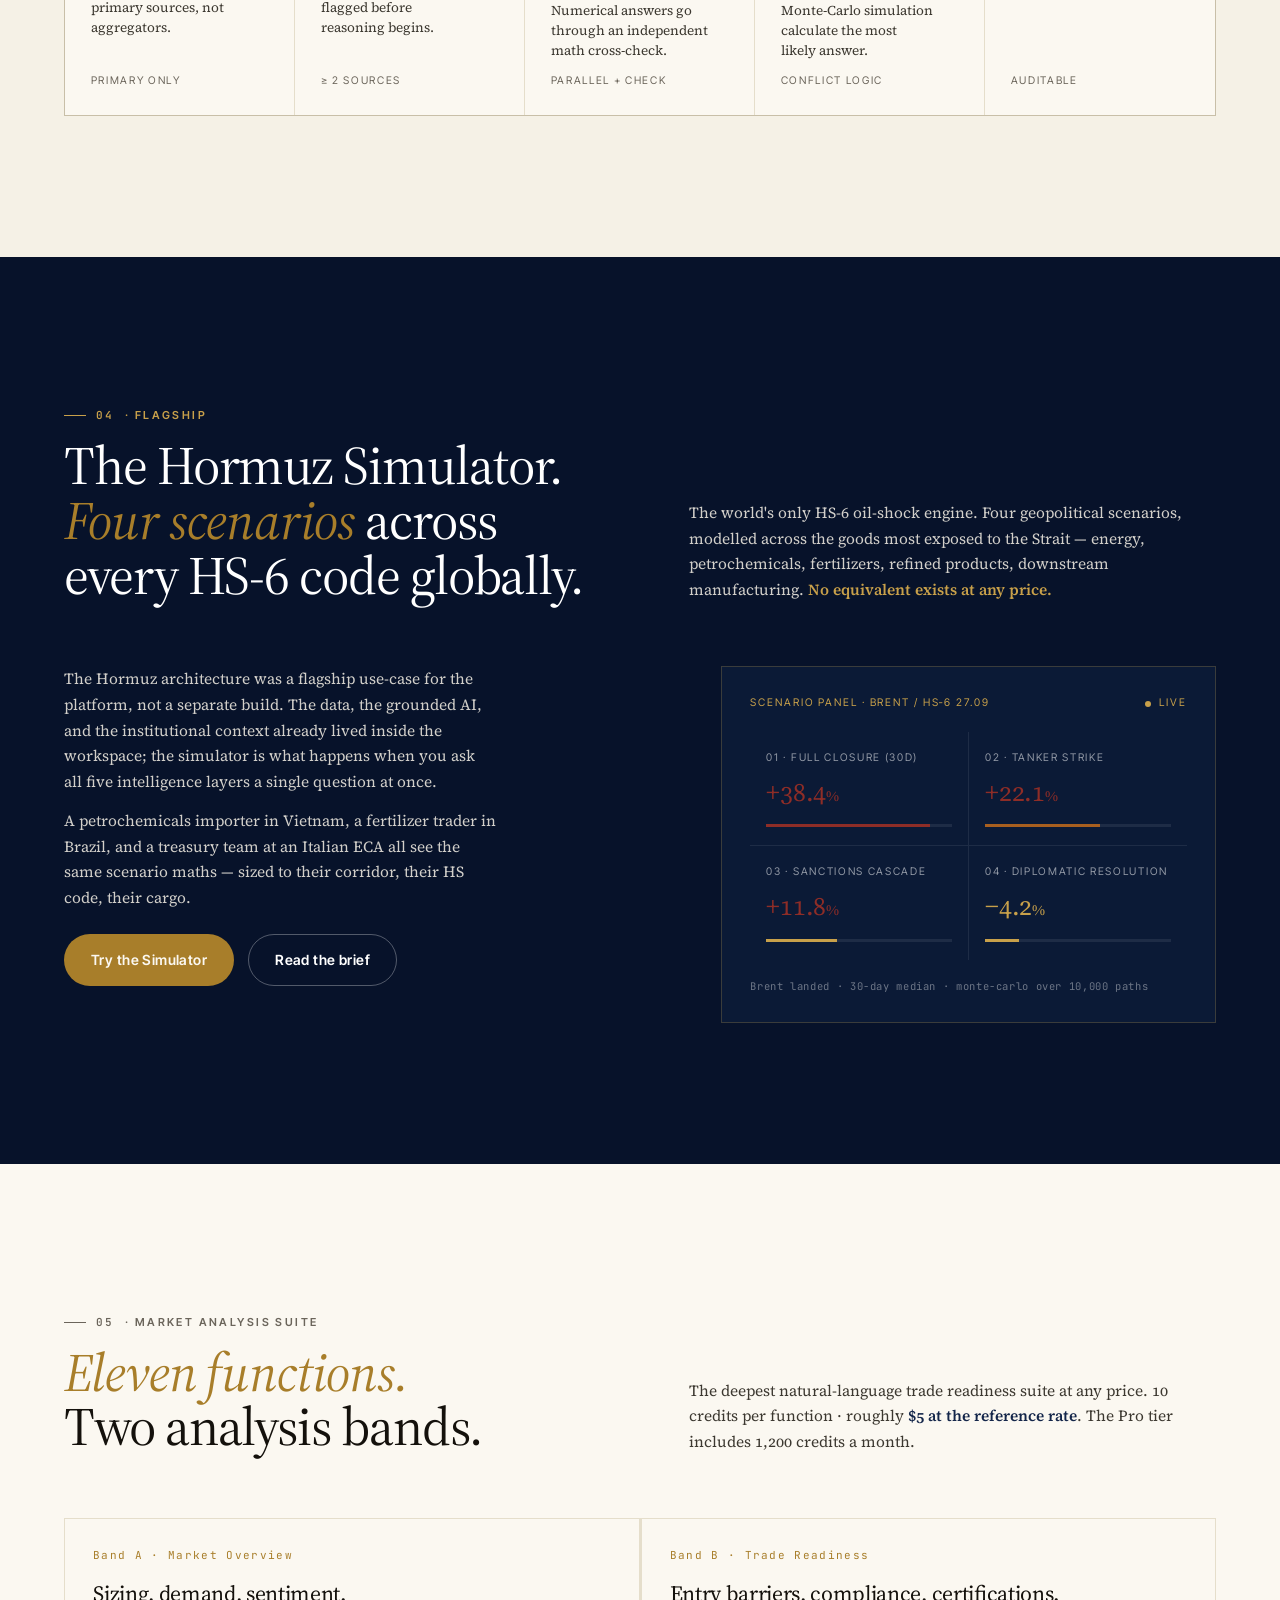
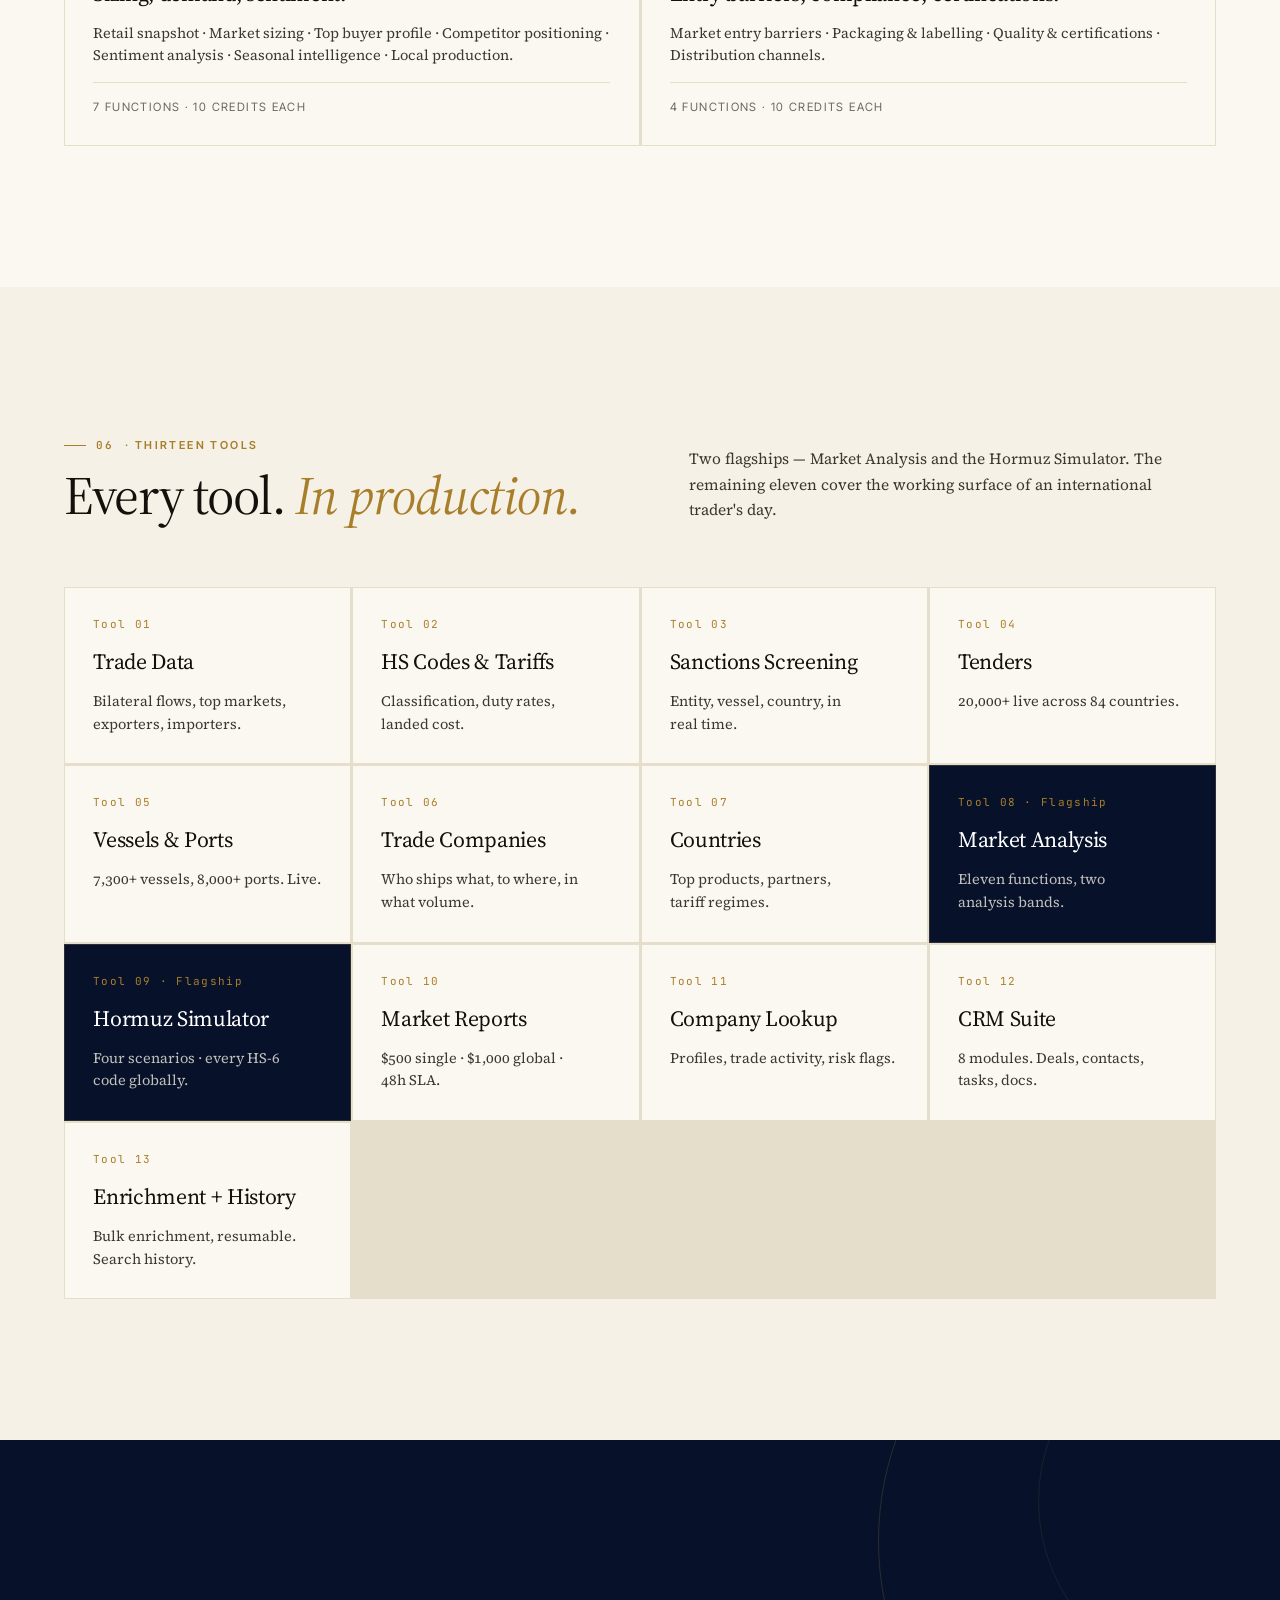
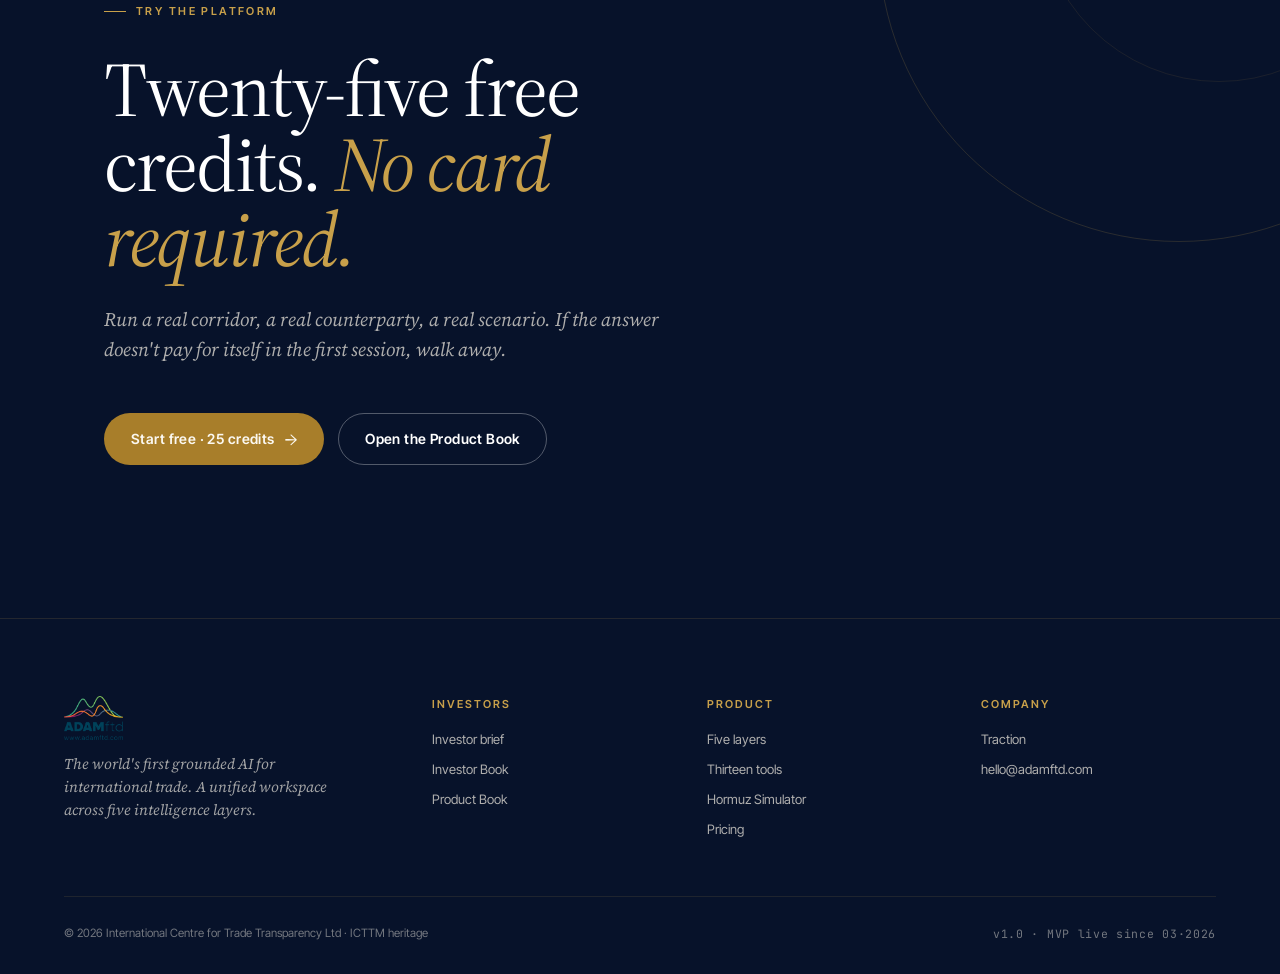
<file: product.html>
<!DOCTYPE html>
<html lang="en" data-density="editorial">
<head>
<meta charset="UTF-8">
<meta name="viewport" content="width=device-width, initial-scale=1.0">
<title>ADAMftd · Product · Grounded AI for international trade</title>
<meta name="robots" content="noindex,nofollow">
<link rel="preconnect" href="https://fonts.googleapis.com">
<link rel="preconnect" href="https://fonts.gstatic.com" crossorigin>
<link href="https://fonts.googleapis.com/css2?family=Source+Serif+4:opsz,wght@8..60,300;8..60,400;8..60,500;8..60,600;8..60,700;8..60,800&family=Inter+Tight:wght@300;400;500;600;700&family=JetBrains+Mono:wght@400;500&display=swap" rel="stylesheet">
<link rel="stylesheet" href="style.css">
</head>
<body>

<header class="nav" id="nav">
  <a href="index.html" class="brand"><img src="logo.png" alt="ADAMftd" class="brand-logo"></a>
  <nav class="links">
    <a href="investors.html">Investors</a>
    <a href="product.html" class="current">Product</a>
    <a href="pricing.html">Pricing</a>
    <a href="index.html#traction">Traction</a>
  </nav>
  <a class="cta" href="#cta">Start free</a>
  <button class="burger" id="burger" aria-label="Open menu">
    <svg viewBox="0 0 24 24" fill="none" stroke="currentColor" stroke-width="1.6"><path d="M3 7h18M3 12h18M3 17h18"/></svg>
  </button>
</header>

<section class="hero">
  <div class="wrap">
    <div class="hero-meta reveal">
      <span class="dot"></span><span>Product · MVP</span>
      <span style="color:var(--rule)">/</span>
      <span class="mono">Live · 03·2026 · v1.0</span>
    </div>
    <h1 class="display hero-headline reveal" style="max-width:20ch">
      Thirteen tools. <em>Five layers.</em> <span class="g">One</span> chat box.
    </h1>
    <p class="hero-sub reveal">
      Eighty&#8209;seven capabilities in production. Seven billion verified records. Every answer cited. Built grounded from day one, not retrofitted onto a database with a chatbot bolted on later.
    </p>
    <div class="btn-row reveal">
      <a class="btn btn-primary" href="#cta">Start free · 25 credits <span class="arrow">→</span></a>
      <a class="btn btn-ghost" href="../product-book/ADAMftd Product Book.html">Open the Product Book</a>
    </div>

    <div class="hero-strip reveal">
      <div class="cell"><div class="lbl">Intelligence layers</div><div class="val">5</div><div class="sub">Trade · Tariffs · Sanctions · Tenders · Vessels</div></div>
      <div class="cell"><div class="lbl">Tools</div><div class="val">13</div><div class="sub">One workspace, no tab switching</div></div>
      <div class="cell"><div class="lbl">Capabilities</div><div class="val">87</div><div class="sub">All in production</div></div>
      <div class="cell"><div class="lbl">Records</div><div class="val">7B<em>+</em></div><div class="sub">Bills of lading · customs · AIS</div></div>
    </div>
  </div>
</section>

<!-- WHAT IT IS -->
<section class="cream">
  <div class="wrap">
    <div class="section-head reveal">
      <div>
        <div class="eyebrow"><span class="mono">01</span> · What it is</div>
        <h2 class="section-title">A grounded AI workspace for <em>international trade.</em></h2>
      </div>
      <div class="right">
        <p class="body-prose">Five intelligence layers wired through a single reasoning engine. Thirteen tools. Eighty&#8209;seven capabilities. One natural&#8209;language interface. Every answer comes back with citations, a visible reasoning trail, and a confidence band.</p>
      </div>
    </div>

    <div class="pull reveal" style="margin-top:0">
      <blockquote>The MVP is live. Five layers, thirteen tools, every answer <em>grounded and cited.</em> What is missing is not the product. It is the budget to tell the world.</blockquote>
      <div class="attr">Product memo · ADAMftd · May 2026</div>
    </div>
  </div>
</section>

<!-- LAYERS -->
<section id="layers">
  <div class="wrap">
    <div class="section-head reveal">
      <div>
        <div class="eyebrow ink"><span class="mono">02</span> · Five intelligence layers</div>
        <h2 class="section-title">One workspace. <em>Five layers.</em></h2>
      </div>
      <div class="right">
        <p class="body-prose">Every other tool in the market covers one or two of these. ADAMftd is the first to wire all five through a single grounded reasoning layer.</p>
      </div>
    </div>

    <div class="grid grid-5 reveal">
      <div class="card">
        <div class="card-num">Layer 01</div>
        <h3 class="card-title">Trade <em>Data</em></h3>
        <p class="card-body">Bilateral flows, top markets, exporters and importers. Bills of lading, customs records, HS&#8209;6 corridors.</p>
        <div class="card-meta">7B+ records</div>
      </div>
      <div class="card">
        <div class="card-num">Layer 02</div>
        <h3 class="card-title">HS Codes &amp; <em>Tariffs</em></h3>
        <p class="card-body">Classification, duty rates, landed cost calculator across major trading jurisdictions.</p>
        <div class="card-meta">5,000+ HS&#8209;6 codes</div>
      </div>
      <div class="card">
        <div class="card-num">Layer 03</div>
        <h3 class="card-title"><em>Sanctions</em></h3>
        <p class="card-body">Real&#8209;time screening across all major lists: entity, vessel, country. OFAC, EU, UN, UK and national.</p>
        <div class="card-meta">199 countries</div>
      </div>
      <div class="card">
        <div class="card-num">Layer 04</div>
        <h3 class="card-title"><em>Tenders</em></h3>
        <p class="card-body">Live government procurement opportunities by sector, country, value, deadline.</p>
        <div class="card-meta">20,000+ live · 84 countries</div>
      </div>
      <div class="card">
        <div class="card-num">Layer 05</div>
        <h3 class="card-title">Vessels &amp; <em>Ports</em></h3>
        <p class="card-body">Live mapping of global maritime shipping. Movement, congestion, sanctioned&#8209;vessel flags.</p>
        <div class="card-meta">7,300+ vessels · 8,000+ ports</div>
      </div>
    </div>
  </div>
</section>

<!-- GROUNDED PIPELINE -->
<section id="grounded" class="cream">
  <div class="wrap">
    <div class="section-head reveal">
      <div>
        <div class="eyebrow"><span class="mono">03</span> · Grounded AI pipeline</div>
        <h2 class="section-title">Every answer takes a <em>five&#8209;step</em> verification path before it reaches you.</h2>
      </div>
      <div class="right">
        <p class="body-prose">The disclaimer shown on every session: <em>"ADAMftd verifies against multiple official sources, but occasionally these sources may conflict — the math is shown."</em> This is what makes the system grounded rather than generative.</p>
      </div>
    </div>

    <div class="pipeline reveal">
      <div class="step"><div class="step-num">Step 01</div><h4 class="step-title">Source ingestion</h4><p class="step-body">Customs records, sanctions lists, AIS feeds, tender registries — pulled from primary sources, not aggregators.</p><div class="step-tag">Primary only</div><span class="arrow"></span></div>
      <div class="step"><div class="step-num">Step 02</div><h4 class="step-title">Cross&#8209;verification</h4><p class="step-body">Each fact checked against at least two independent feeds. Disagreements flagged before reasoning begins.</p><div class="step-tag">≥ 2 sources</div><span class="arrow"></span></div>
      <div class="step"><div class="step-num">Step 03</div><h4 class="step-title">Multi&#8209;model reasoning</h4><p class="step-body">Frontier models run the query in parallel. Numerical answers go through an independent math cross&#8209;check.</p><div class="step-tag">Parallel + check</div><span class="arrow"></span></div>
      <div class="step"><div class="step-num">Step 04</div><h4 class="step-title">Monte&#8209;Carlo resolution</h4><p class="step-body">When sources conflict, proprietary models plus Monte&#8209;Carlo simulation calculate the most likely answer.</p><div class="step-tag">Conflict logic</div><span class="arrow"></span></div>
      <div class="step"><div class="step-num">Step 05</div><h4 class="step-title">Cited response</h4><p class="step-body">Final answer returned with citations, confidence band, and a visible reasoning trail.</p><div class="step-tag">Auditable</div></div>
    </div>
  </div>
</section>

<!-- HORMUZ -->
<section id="hormuz" class="dark">
  <div class="wrap">
    <div class="section-head reveal">
      <div>
        <div class="eyebrow paper"><span class="mono">04</span> · Flagship</div>
        <h2 class="section-title">The Hormuz Simulator. <em>Four scenarios</em> across every HS&#8209;6 code globally.</h2>
      </div>
      <div class="right">
        <p class="body-prose">The world's only HS&#8209;6 oil&#8209;shock engine. Four geopolitical scenarios, modelled across the goods most exposed to the Strait — energy, petrochemicals, fertilizers, refined products, downstream manufacturing. <strong>No equivalent exists at any price.</strong></p>
      </div>
    </div>

    <div class="hormuz-grid reveal">
      <div>
        <div class="body-prose" style="max-width:54ch">
          <p>The Hormuz architecture was a flagship use&#8209;case for the platform, not a separate build. The data, the grounded AI, and the institutional context already lived inside the workspace; the simulator is what happens when you ask all five intelligence layers a single question at once.</p>
          <p>A petrochemicals importer in Vietnam, a fertilizer trader in Brazil, and a treasury team at an Italian ECA all see the same scenario maths — sized to their corridor, their HS code, their cargo.</p>
        </div>
        <div class="btn-row" style="margin-top:24px">
          <a class="btn btn-gold" href="#cta">Try the Simulator</a>
          <a class="btn btn-dark-ghost" href="../product-book/ADAMftd Product Book.html">Read the brief</a>
        </div>
      </div>
      <div class="hormuz-stage">
        <div class="label-row">
          <span>Scenario panel · Brent / HS&#8209;6 27.09</span>
          <span class="live"><span class="live-dot"></span>Live</span>
        </div>
        <div class="hormuz-scenarios">
          <div><div class="s-name">01 · Full closure (30d)</div><div class="s-pct up">+38.4<span style="font-size:14px">%</span></div><div class="s-bar"><span style="width:88%;background:var(--red)"></span></div></div>
          <div><div class="s-name">02 · Tanker strike</div><div class="s-pct up">+22.1<span style="font-size:14px">%</span></div><div class="s-bar"><span style="width:62%;background:var(--amber)"></span></div></div>
          <div><div class="s-name">03 · Sanctions cascade</div><div class="s-pct up">+11.8<span style="font-size:14px">%</span></div><div class="s-bar"><span style="width:38%"></span></div></div>
          <div><div class="s-name">04 · Diplomatic resolution</div><div class="s-pct down">−4.2<span style="font-size:14px">%</span></div><div class="s-bar"><span style="width:18%;background:var(--gold-2)"></span></div></div>
        </div>
        <div class="hs-foot">Brent landed · 30&#8209;day median · monte&#8209;carlo over 10,000 paths</div>
      </div>
    </div>
  </div>
</section>

<!-- MARKET ANALYSIS -->
<section>
  <div class="wrap">
    <div class="section-head reveal">
      <div>
        <div class="eyebrow ink"><span class="mono">05</span> · Market Analysis Suite</div>
        <h2 class="section-title"><em>Eleven functions.</em> Two analysis bands.</h2>
      </div>
      <div class="right">
        <p class="body-prose">The deepest natural&#8209;language trade readiness suite at any price. 10 credits per function · roughly <strong>$5 at the reference rate</strong>. The Pro tier includes 1,200 credits a month.</p>
      </div>
    </div>

    <div class="grid grid-2 reveal">
      <div class="card">
        <div class="card-num">Band A · Market Overview</div>
        <h3 class="card-title">Sizing, demand, sentiment.</h3>
        <p class="card-body">Retail snapshot · Market sizing · Top buyer profile · Competitor positioning · Sentiment analysis · Seasonal intelligence · Local production.</p>
        <div class="card-meta">7 functions · 10 credits each</div>
      </div>
      <div class="card">
        <div class="card-num">Band B · Trade Readiness</div>
        <h3 class="card-title">Entry barriers, compliance, certifications.</h3>
        <p class="card-body">Market entry barriers · Packaging &amp; labelling · Quality &amp; certifications · Distribution channels.</p>
        <div class="card-meta">4 functions · 10 credits each</div>
      </div>
    </div>
  </div>
</section>

<!-- THIRTEEN TOOLS -->
<section id="tools" class="cream">
  <div class="wrap">
    <div class="section-head reveal">
      <div>
        <div class="eyebrow"><span class="mono">06</span> · Thirteen tools</div>
        <h2 class="section-title">Every tool. <em>In production.</em></h2>
      </div>
      <div class="right">
        <p class="body-prose">Two flagships — Market Analysis and the Hormuz Simulator. The remaining eleven cover the working surface of an international trader's day.</p>
      </div>
    </div>

    <div class="grid grid-13 reveal">
      <div class="card"><div class="card-num">Tool 01</div><h3 class="card-title">Trade Data</h3><p class="card-body">Bilateral flows, top markets, exporters, importers.</p></div>
      <div class="card"><div class="card-num">Tool 02</div><h3 class="card-title">HS Codes &amp; Tariffs</h3><p class="card-body">Classification, duty rates, landed cost.</p></div>
      <div class="card"><div class="card-num">Tool 03</div><h3 class="card-title">Sanctions Screening</h3><p class="card-body">Entity, vessel, country, in real time.</p></div>
      <div class="card"><div class="card-num">Tool 04</div><h3 class="card-title">Tenders</h3><p class="card-body">20,000+ live across 84 countries.</p></div>
      <div class="card"><div class="card-num">Tool 05</div><h3 class="card-title">Vessels &amp; Ports</h3><p class="card-body">7,300+ vessels, 8,000+ ports. Live.</p></div>
      <div class="card"><div class="card-num">Tool 06</div><h3 class="card-title">Trade Companies</h3><p class="card-body">Who ships what, to where, in what volume.</p></div>
      <div class="card"><div class="card-num">Tool 07</div><h3 class="card-title">Countries</h3><p class="card-body">Top products, partners, tariff regimes.</p></div>
      <div class="card dark"><div class="card-num">Tool 08 · Flagship</div><h3 class="card-title">Market Analysis</h3><p class="card-body">Eleven functions, two analysis bands.</p></div>
      <div class="card dark"><div class="card-num">Tool 09 · Flagship</div><h3 class="card-title">Hormuz Simulator</h3><p class="card-body">Four scenarios · every HS&#8209;6 code globally.</p></div>
      <div class="card"><div class="card-num">Tool 10</div><h3 class="card-title">Market Reports</h3><p class="card-body">$500 single · $1,000 global · 48h SLA.</p></div>
      <div class="card"><div class="card-num">Tool 11</div><h3 class="card-title">Company Lookup</h3><p class="card-body">Profiles, trade activity, risk flags.</p></div>
      <div class="card"><div class="card-num">Tool 12</div><h3 class="card-title">CRM Suite</h3><p class="card-body">8 modules. Deals, contacts, tasks, docs.</p></div>
      <div class="card"><div class="card-num">Tool 13</div><h3 class="card-title">Enrichment + History</h3><p class="card-body">Bulk enrichment, resumable. Search history.</p></div>
    </div>
  </div>
</section>

<!-- FINAL CTA -->
<section id="cta" class="final">
  <div class="wrap">
    <div class="eyebrow paper reveal" style="margin-bottom:32px">Try the platform</div>
    <h2 class="reveal">Twenty&#8209;five free credits. <em>No card required.</em></h2>
    <p class="deck-line reveal">Run a real corridor, a real counterparty, a real scenario. If the answer doesn't pay for itself in the first session, walk away.</p>
    <div class="btn-row reveal" style="margin-top:48px">
      <a class="btn btn-gold" href="#">Start free · 25 credits <span class="arrow">→</span></a>
      <a class="btn btn-dark-ghost" href="../product-book/ADAMftd Product Book.html">Open the Product Book</a>
    </div>
  </div>
</section>

<footer>
  <div class="grid-foot">
    <div>
      <div class="foot-brand"><img src="logo.png" alt="ADAMftd" class="brand-logo"></div>
      <p class="foot-tag">The world's first grounded AI for international trade. A unified workspace across five intelligence layers.</p>
    </div>
    <div>
      <h5>Investors</h5>
      <ul>
        <li><a href="investors.html">Investor brief</a></li>
        <li><a href="../investor-book/ADAMftd Investor Book.html">Investor Book</a></li>
        <li><a href="../product-book/ADAMftd Product Book.html">Product Book</a></li>
      </ul>
    </div>
    <div>
      <h5>Product</h5>
      <ul>
        <li><a href="#layers">Five layers</a></li>
        <li><a href="#tools">Thirteen tools</a></li>
        <li><a href="#hormuz">Hormuz Simulator</a></li>
        <li><a href="pricing.html">Pricing</a></li>
      </ul>
    </div>
    <div>
      <h5>Company</h5>
      <ul>
        <li><a href="index.html#traction">Traction</a></li>
        <li><a href="mailto:hello@adamftd.com">hello@adamftd.com</a></li>
      </ul>
    </div>
  </div>
  <div class="legal">
    <div>© 2026 International Centre for Trade Transparency Ltd · ICTTM heritage</div>
    <div class="mono">v1.0 · MVP live since 03·2026</div>
  </div>
</footer>

<div class="density-toggle" role="group" aria-label="Page density">
  <button data-density="editorial" class="active" type="button">Editorial</button>
  <button data-density="compact" type="button">Compact</button>
</div>

<script src="script.js"></script>
</body>
</html>
</file>
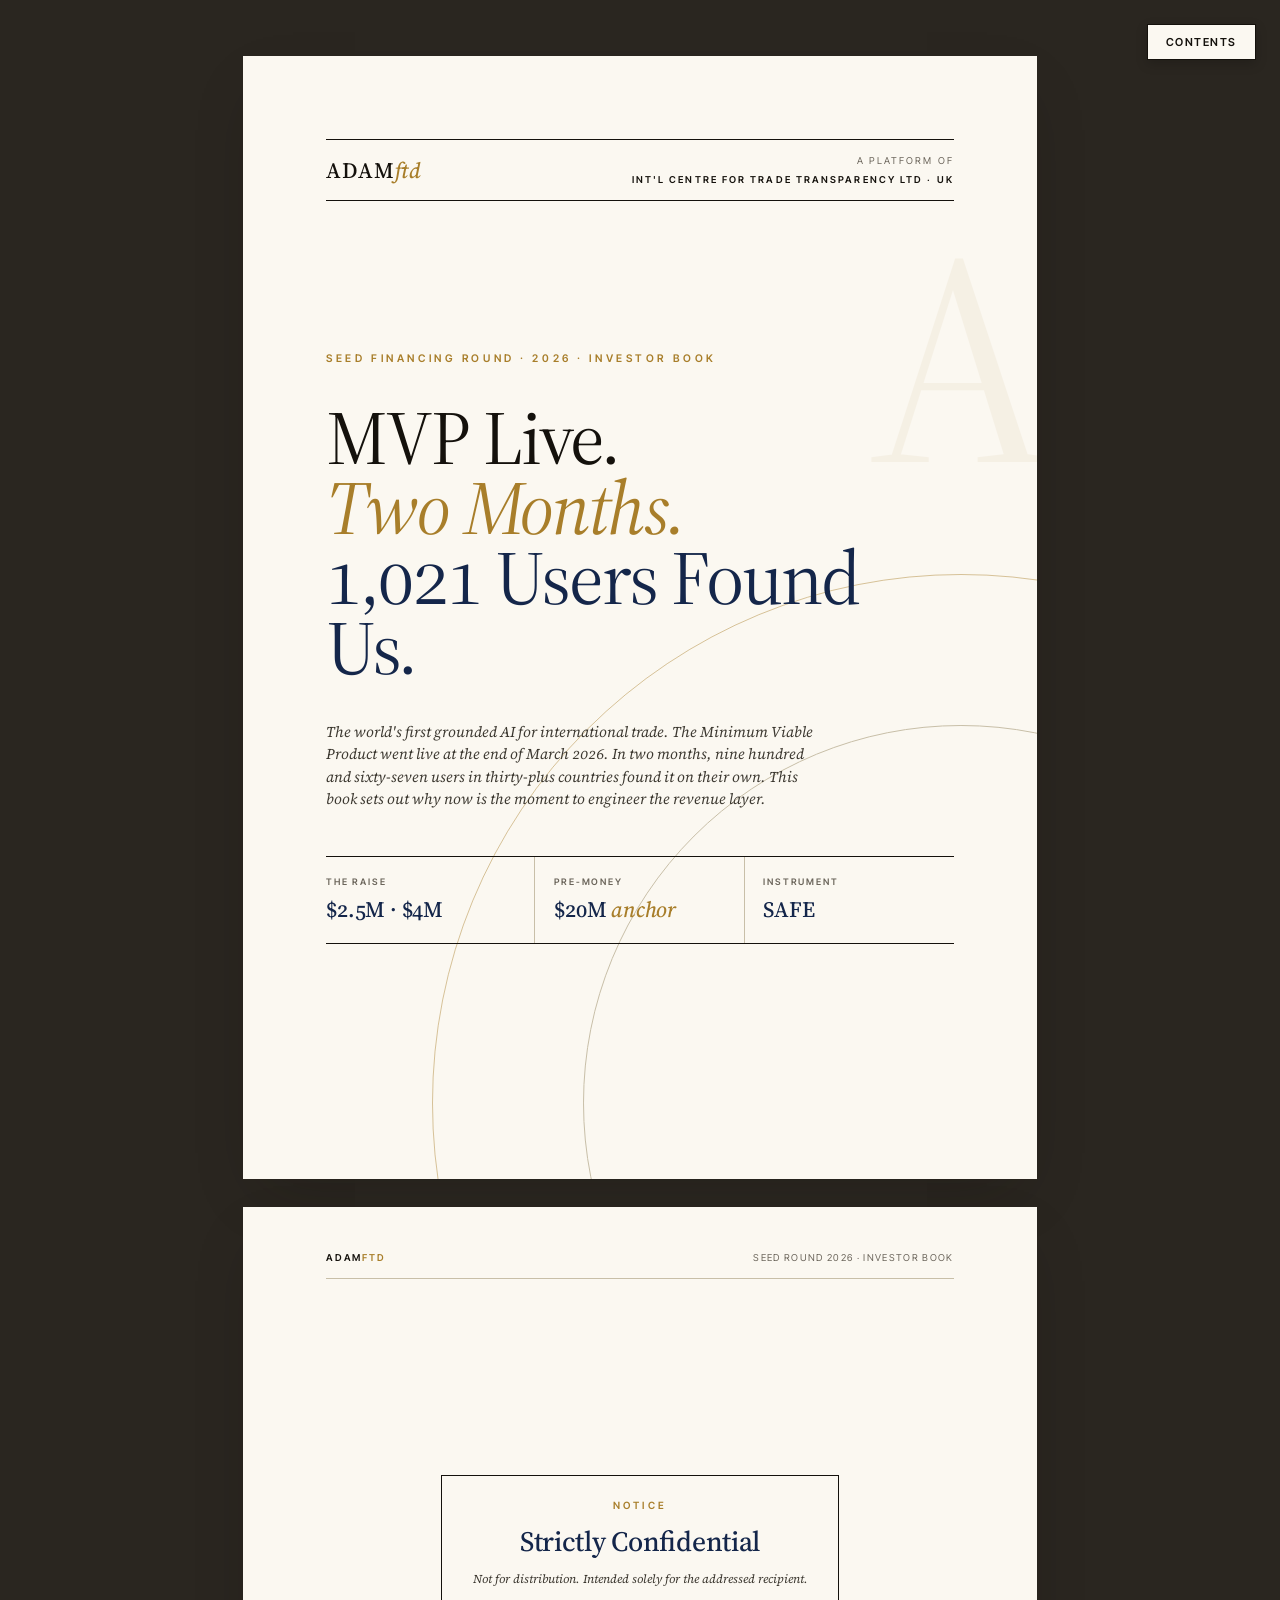
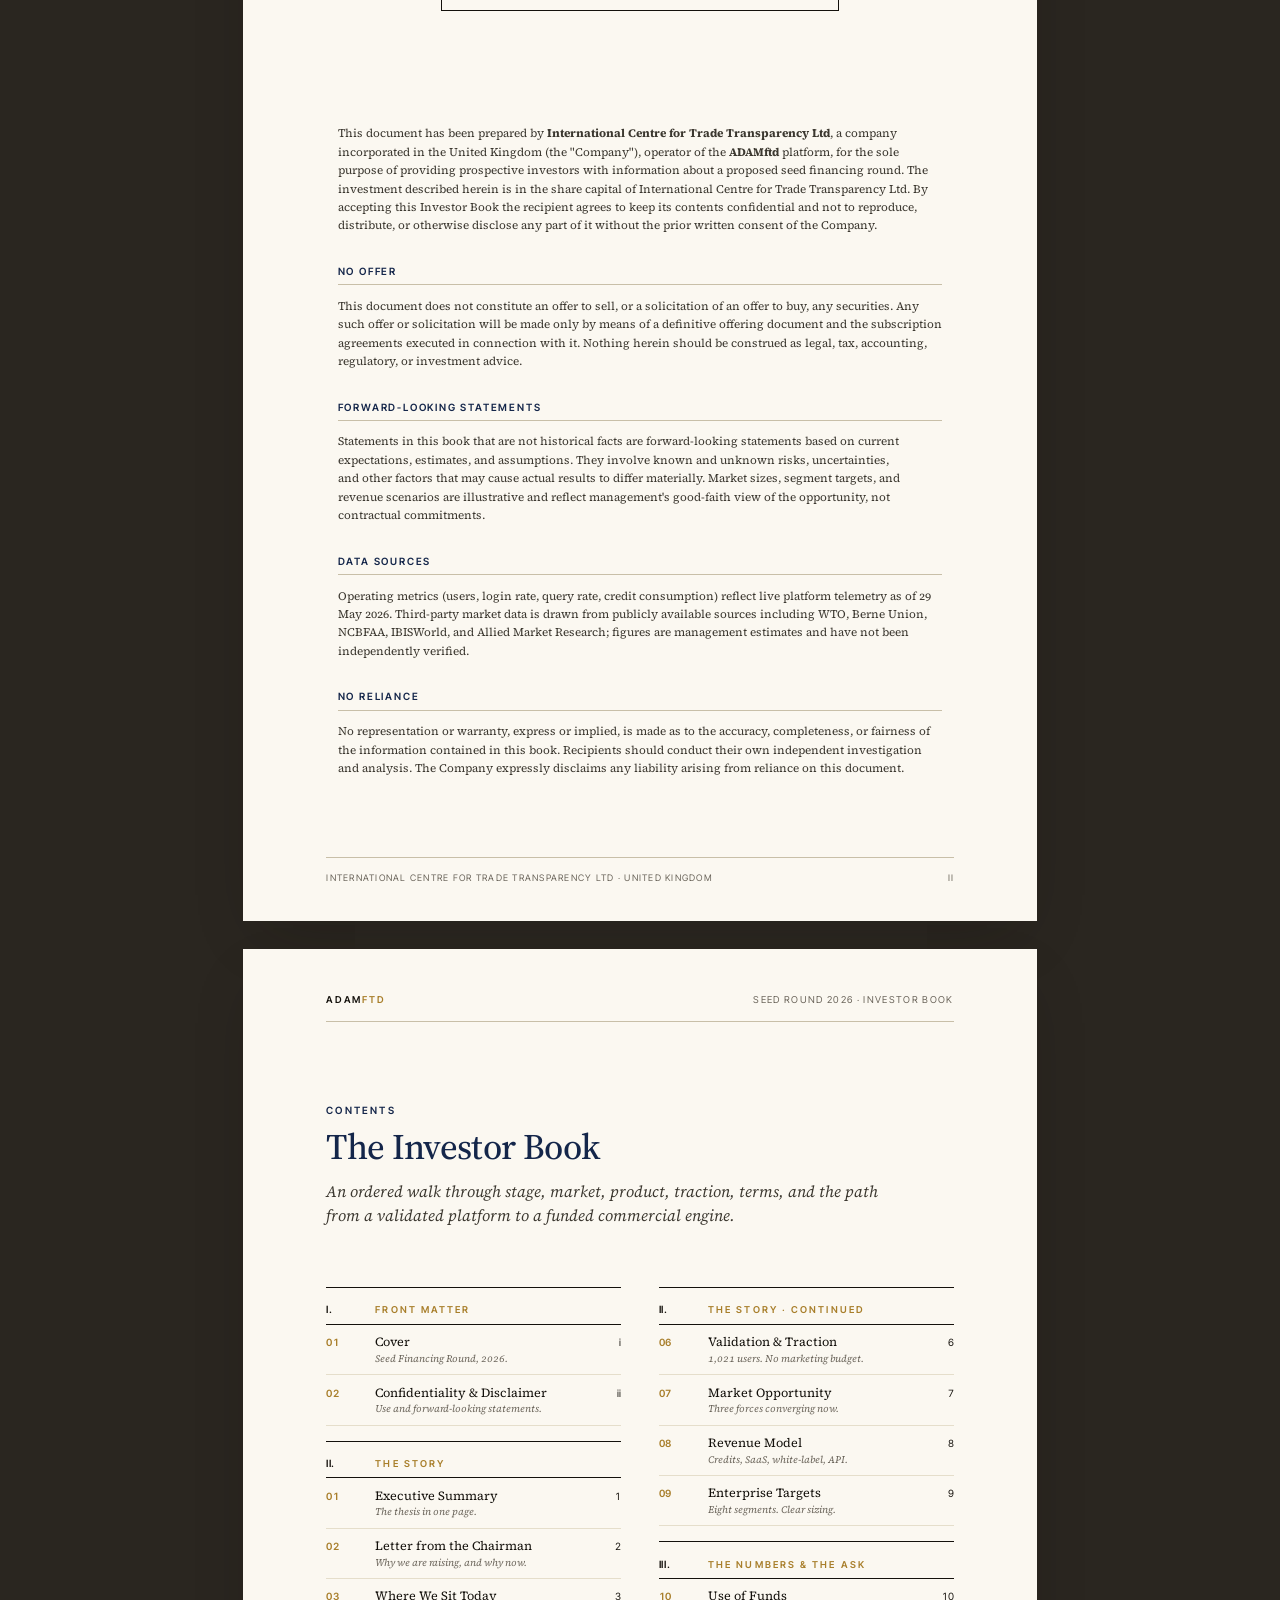
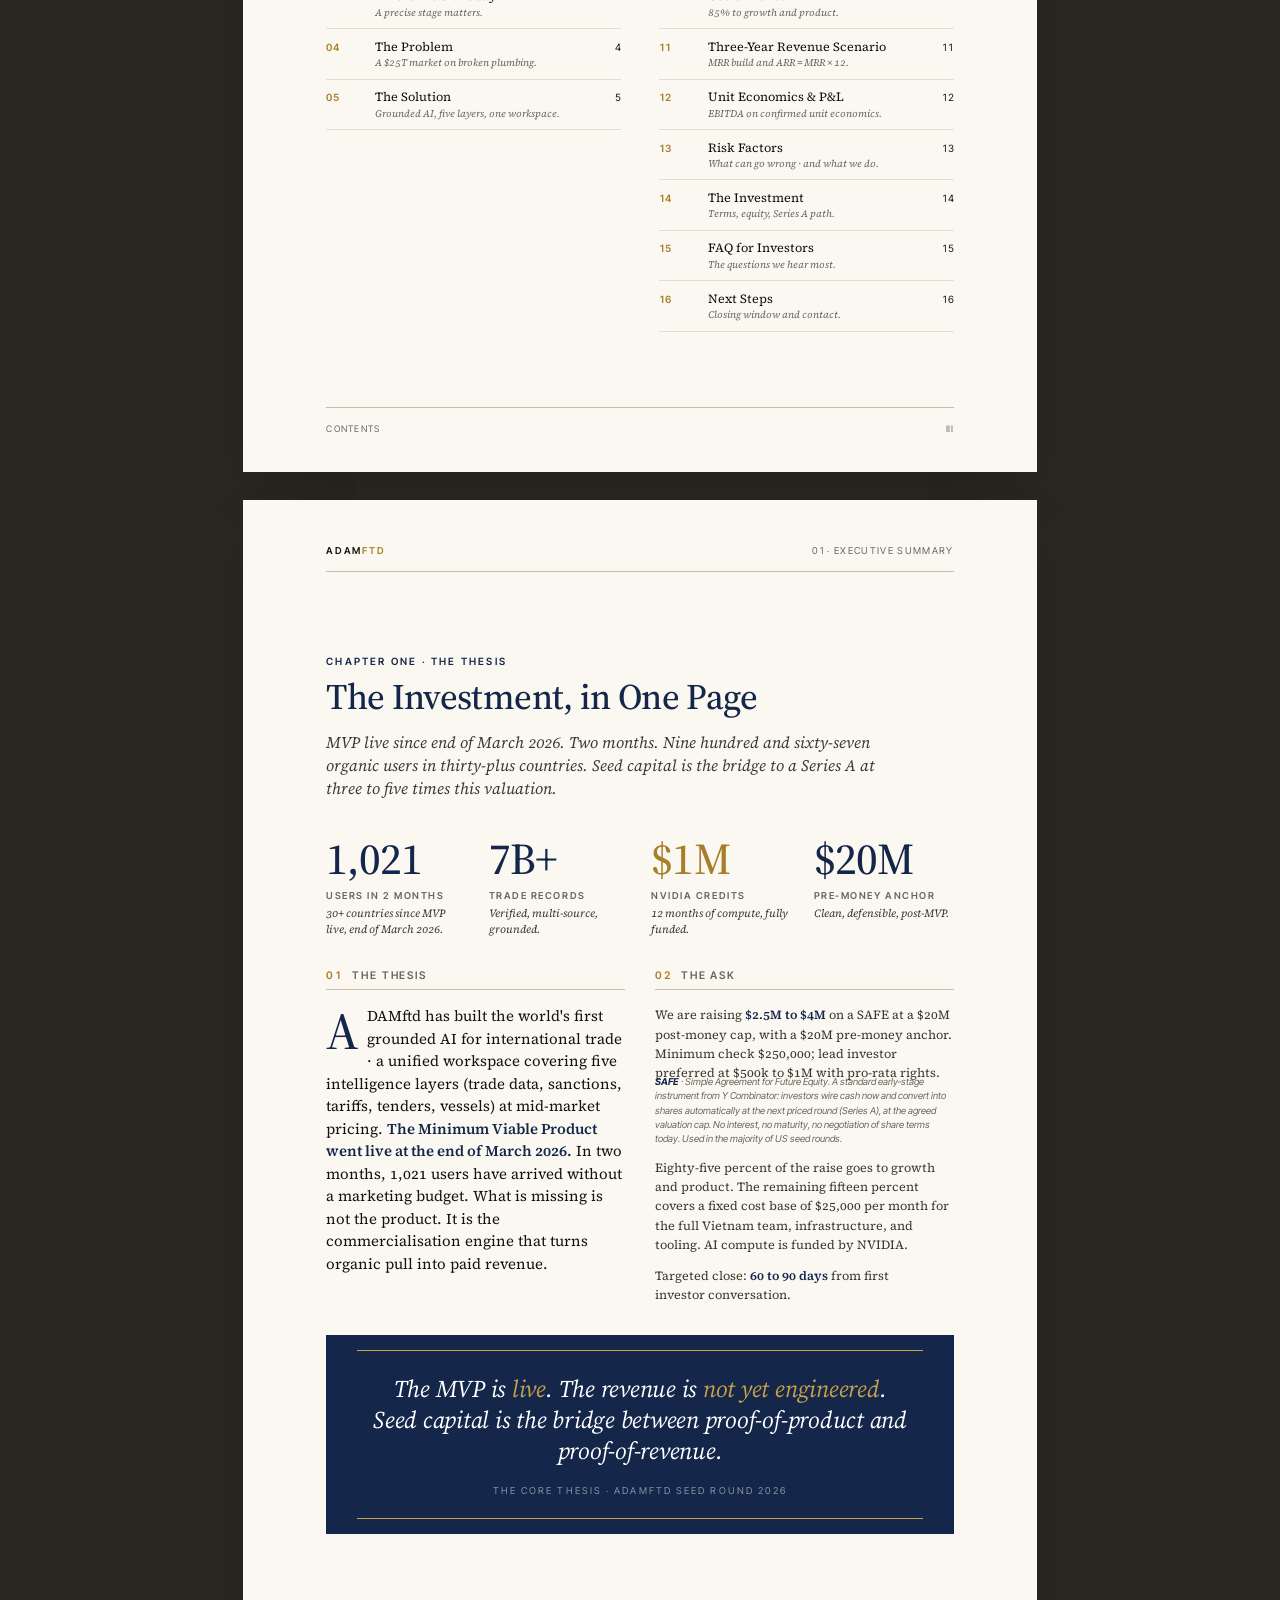
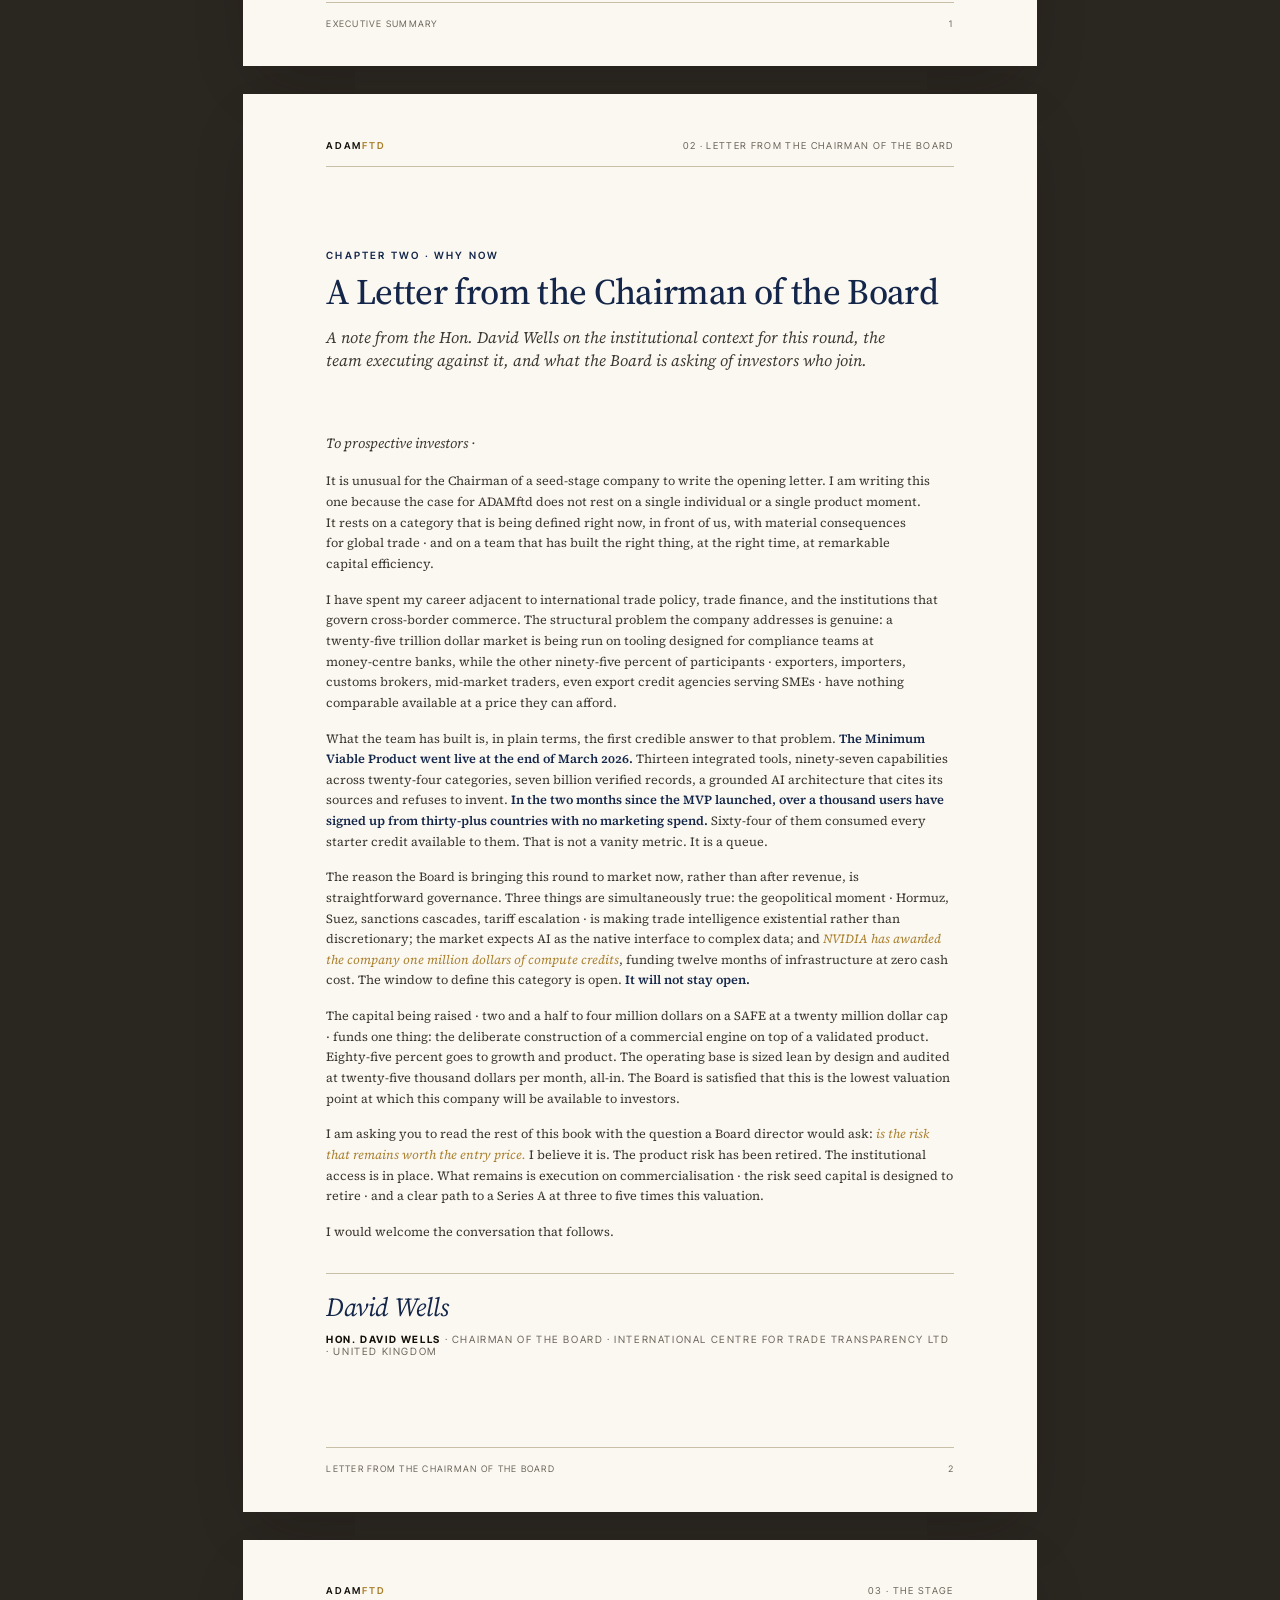
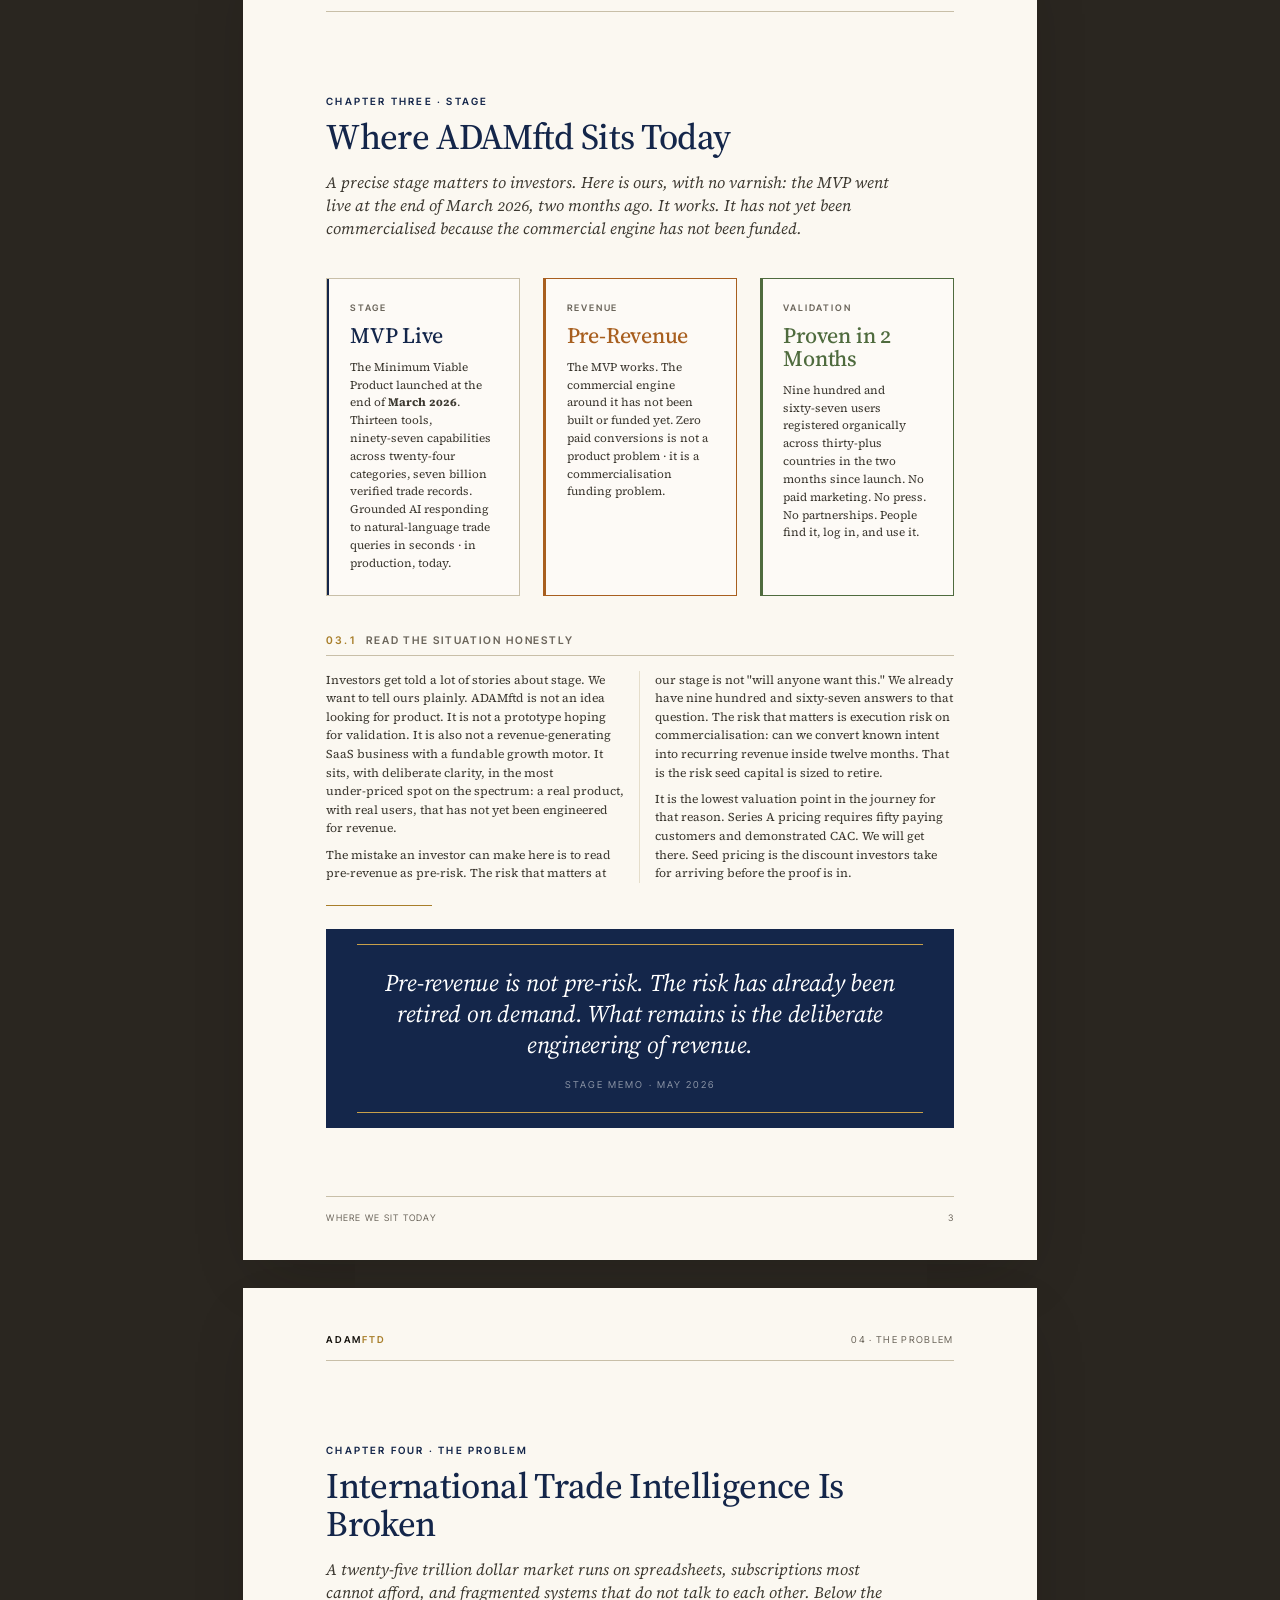
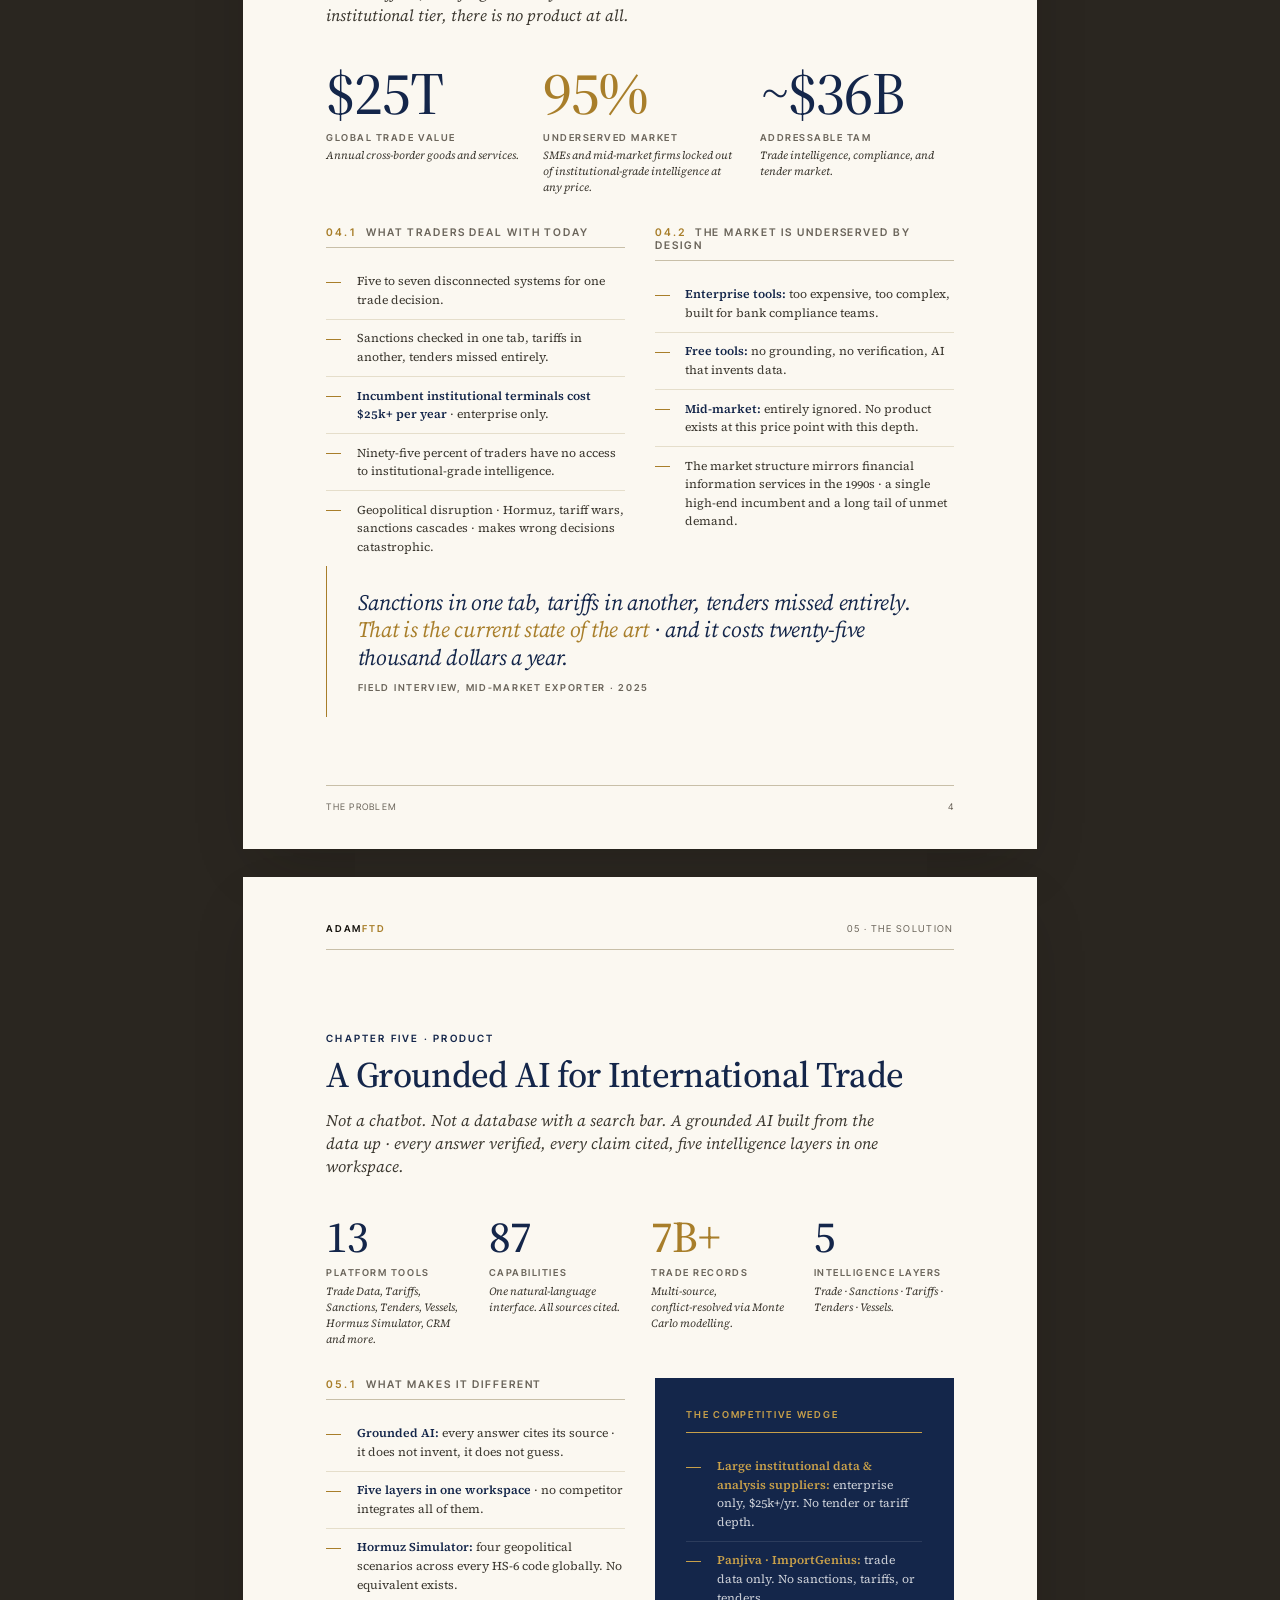
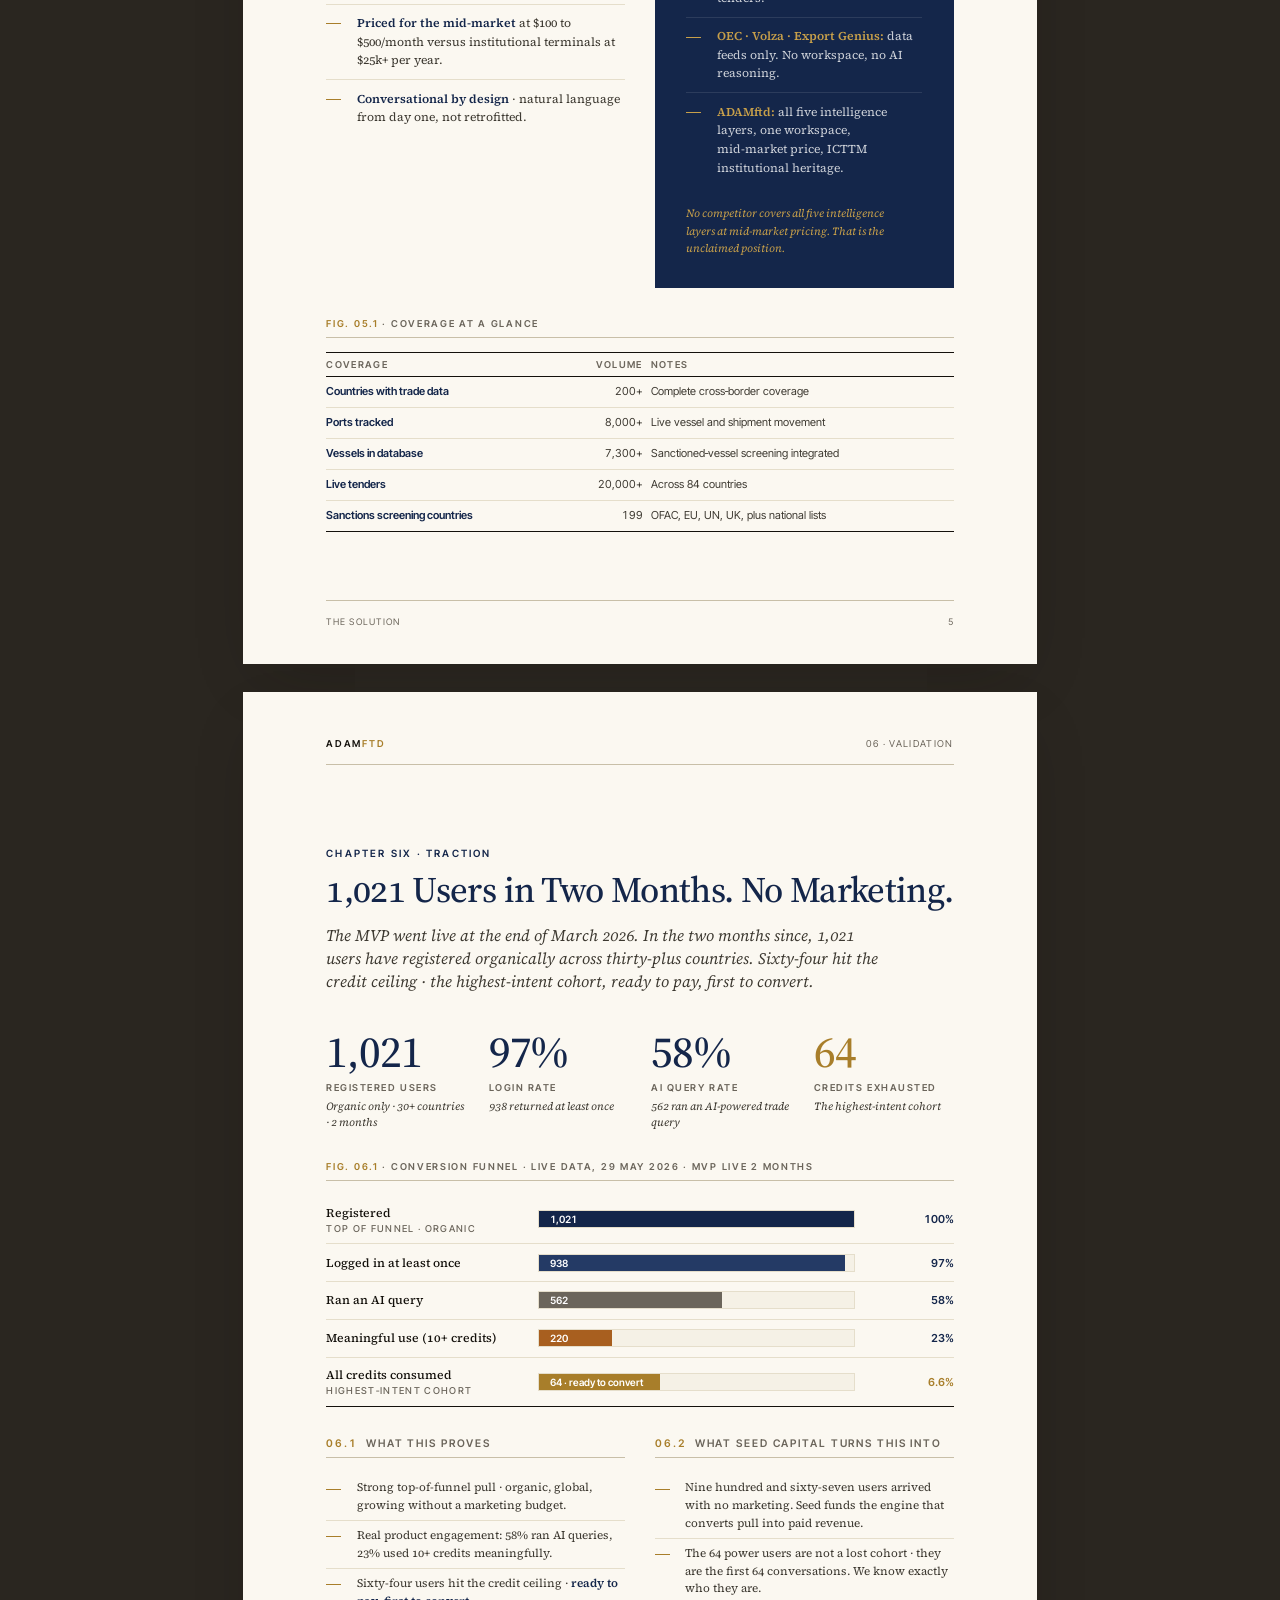
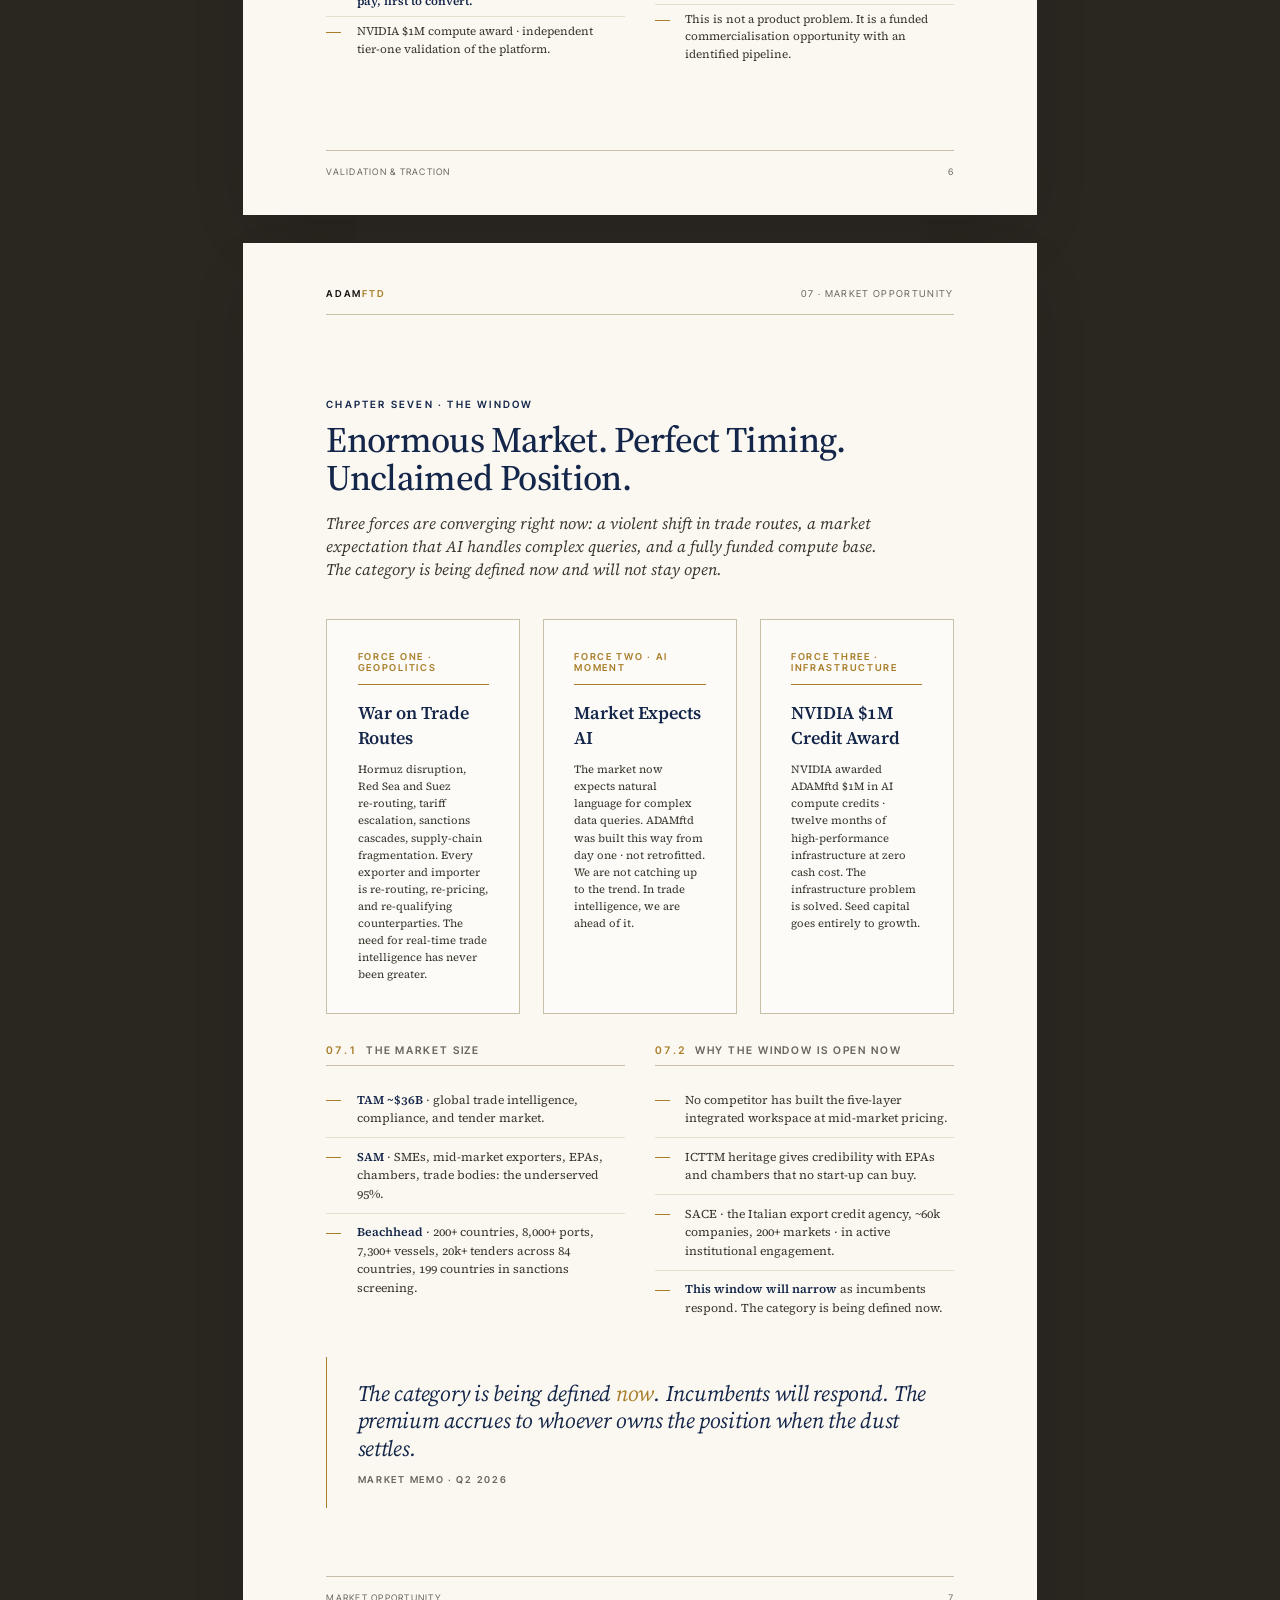
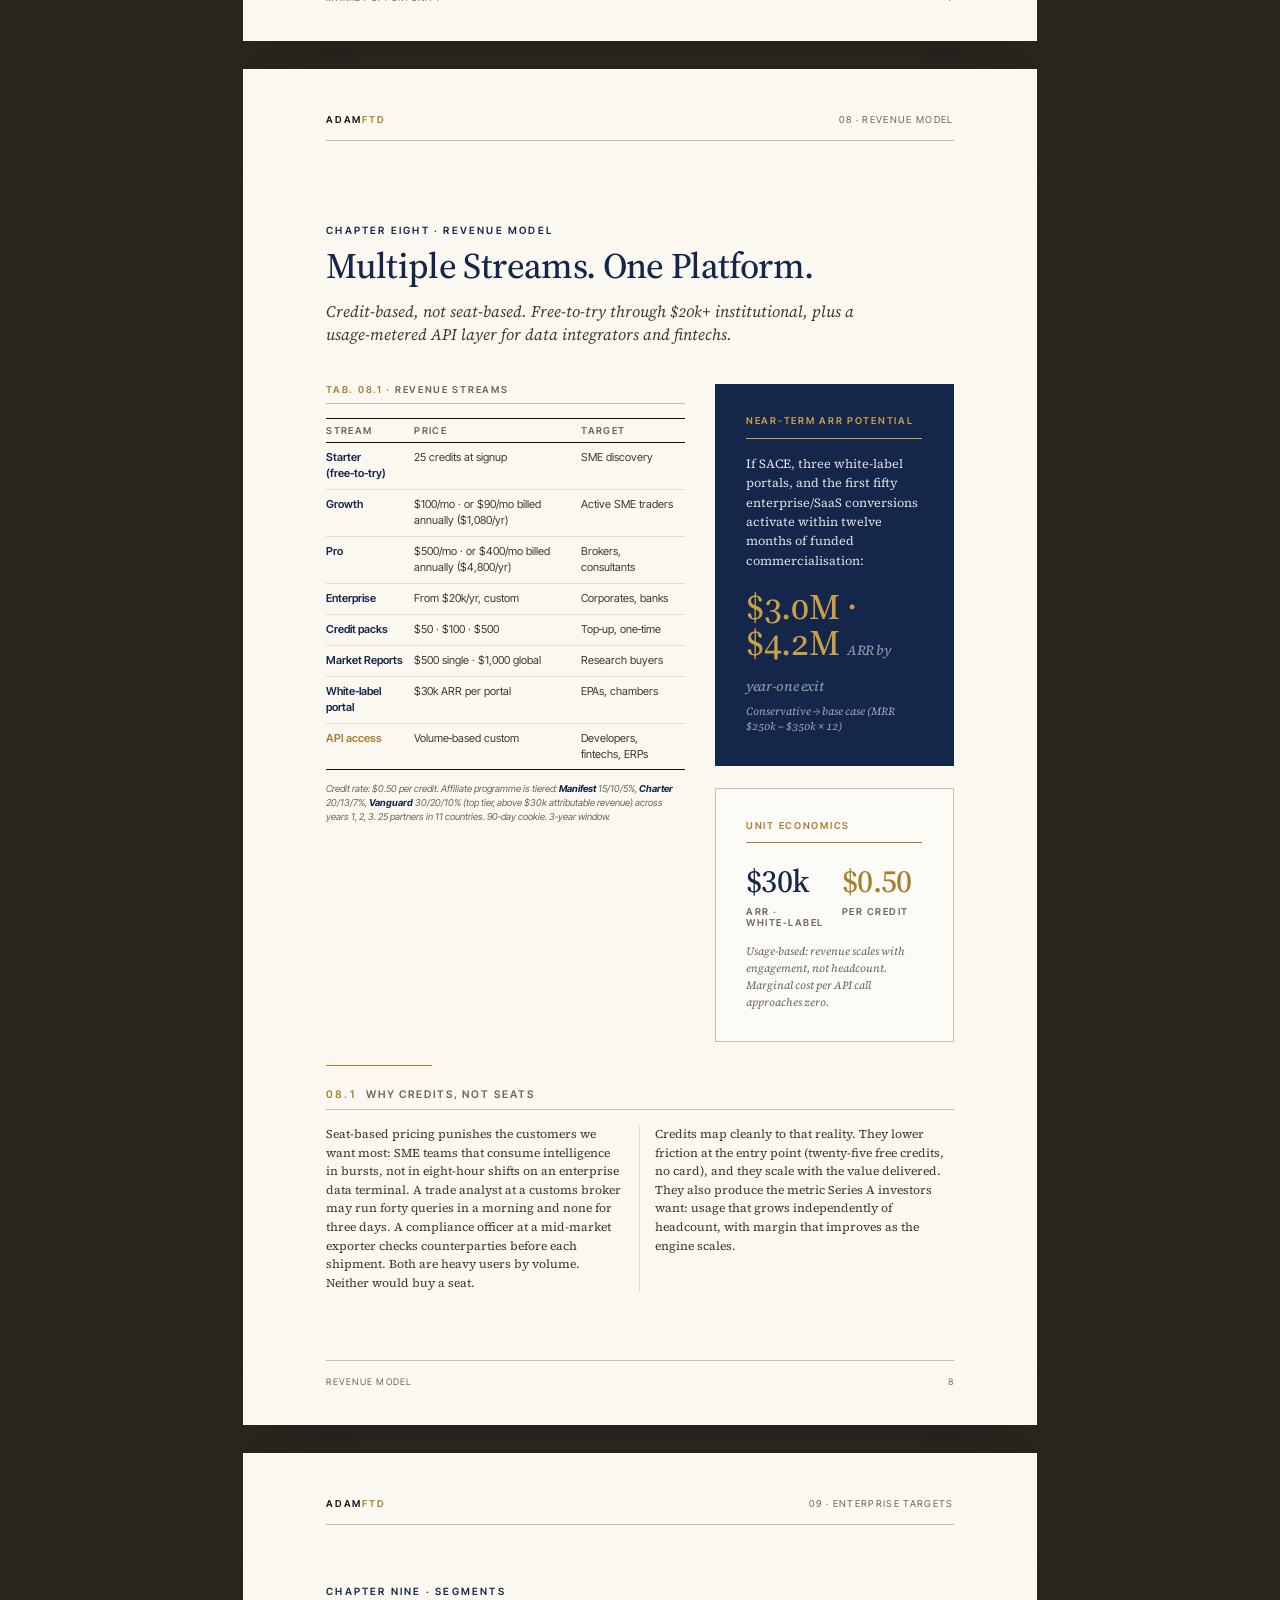
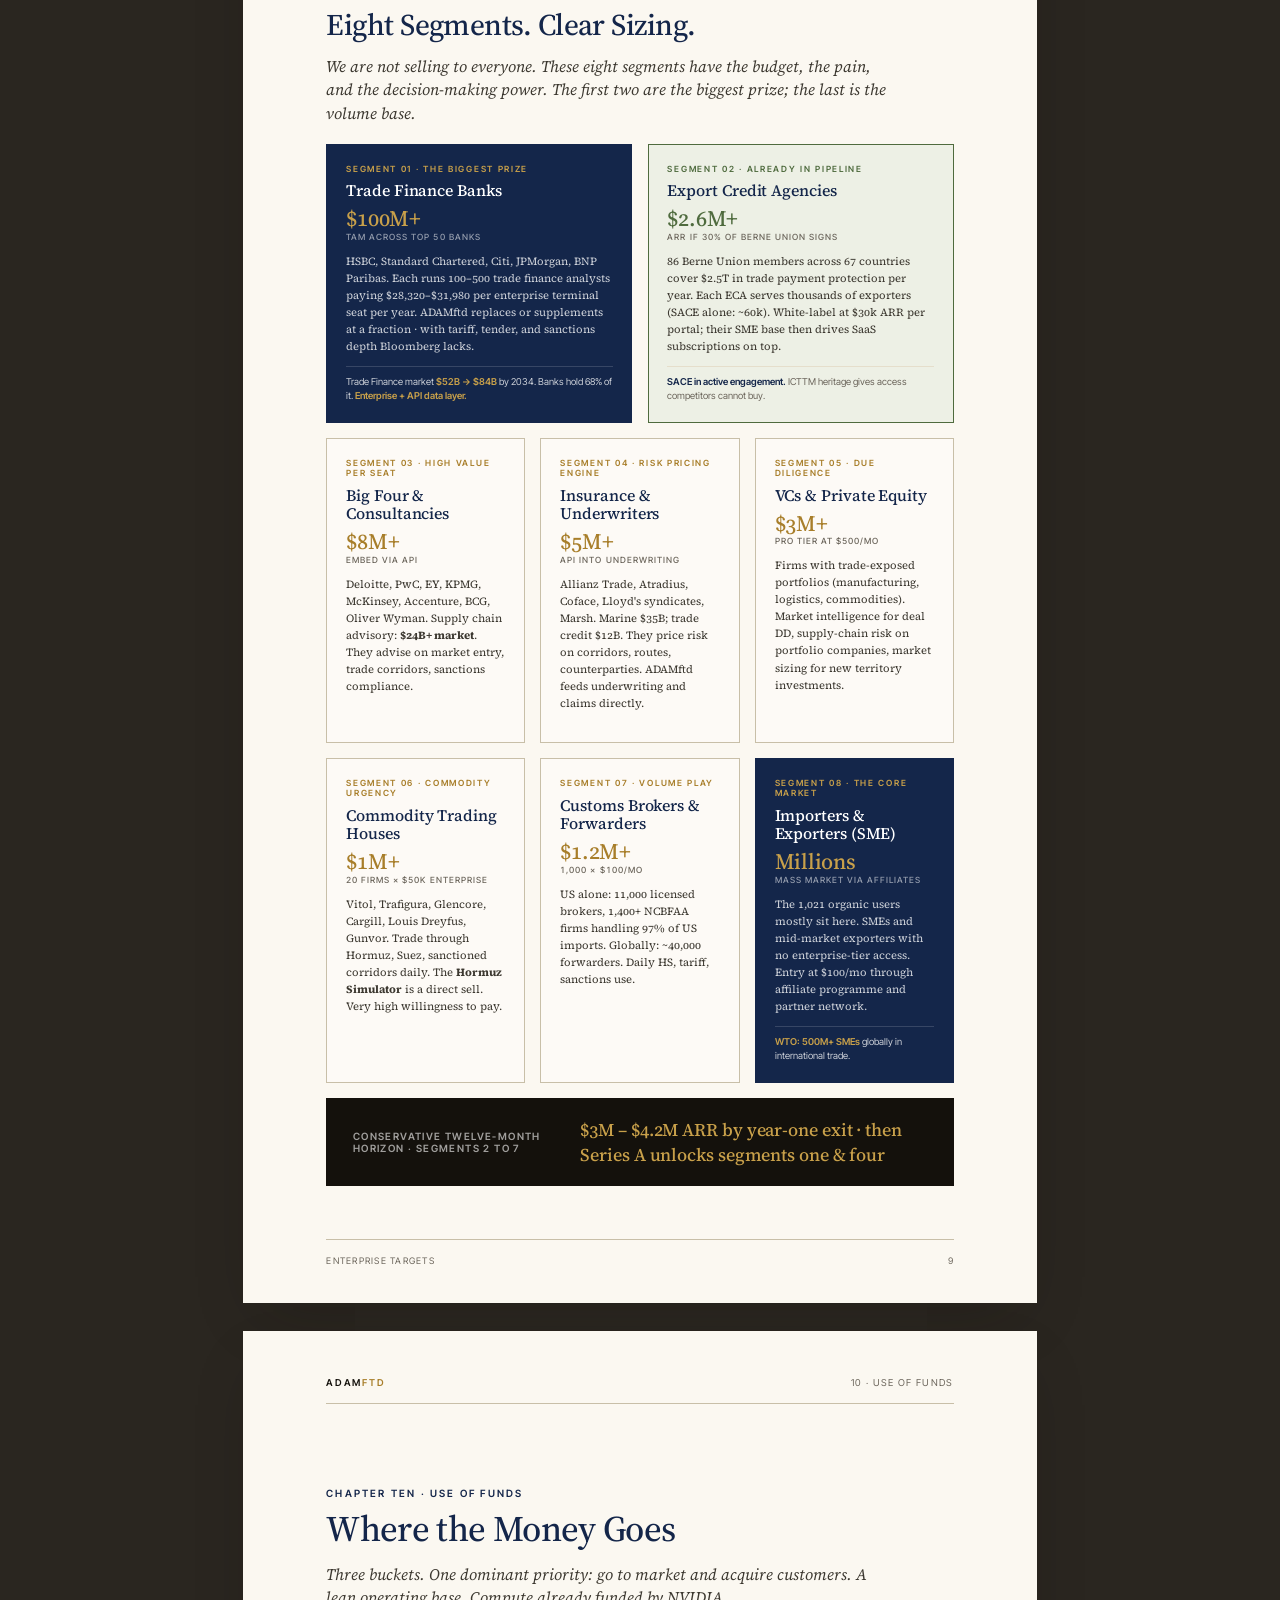
<file: investor-book/ADAMftd Investor Book-print.html>
﻿<!DOCTYPE html>
<html lang="en">
<head>
<meta charset="UTF-8">
<meta name="viewport" content="width=device-width, initial-scale=1.0">
<title>ADAMftd · Seed Round 2026 · Investor Book</title>
<meta name="robots" content="noindex,nofollow">
<link rel="preconnect" href="https://fonts.googleapis.com">
<link rel="preconnect" href="https://fonts.gstatic.com" crossorigin>
<link href="https://fonts.googleapis.com/css2?family=Source+Serif+4:opsz,wght@8..60,300;8..60,400;8..60,500;8..60,600;8..60,700;8..60,800&family=Inter+Tight:wght@300;400;500;600;700&family=JetBrains+Mono:wght@400;500&display=swap" rel="stylesheet">
<style>
  /* ============================================================
     ADAMftd · Investor Book
     Editorial direction: ivory paper, navy ink, restrained gold.
     Source Serif 4 for display + body; Inter Tight for UI/labels.
     ============================================================ */

  :root {
    --paper: #FBF8F1;
    --paper-2: #F5F1E6;
    --ink: #14110C;
    --ink-2: #3C3830;
    --ink-3: #6B655B;
    --rule: #C8BFA8;
    --rule-soft: #E5DECB;
    --navy: #14264A;
    --navy-2: #243A65;
    --gold: #A87E2A;
    --gold-2: #C8A04A;
    --gold-soft: #EFE3C2;
    --green: #4F6B3E;
    --red: #8E2D27;
    --amber: #A85F1F;
    --shadow: 0 24px 60px -20px rgba(20,17,12,0.25);

    --serif: 'Source Serif 4', 'Iowan Old Style', Georgia, serif;
    --sans: 'Inter Tight', -apple-system, BlinkMacSystemFont, sans-serif;
    --mono: 'JetBrains Mono', ui-monospace, monospace;
  }

  * { margin: 0; padding: 0; box-sizing: border-box; }

  html, body {
    background: #2A2620;
    color: var(--ink);
    font-family: var(--serif);
    font-feature-settings: "kern", "liga", "onum";
    -webkit-font-smoothing: antialiased;
    text-rendering: optimizeLegibility;
  }

  body { padding: 56px 0 120px; }

  /* ----- PAGE ----- */
  .book { display: flex; flex-direction: column; align-items: center; gap: 28px; }
  .page {
    width: 210mm;
    min-height: 297mm;
    background: var(--paper);
    position: relative;
    box-shadow: var(--shadow);
    display: flex;
    flex-direction: column;
  }
  /* Pages with decorative bleeds clip their overflow; height grows to fit content */
  .page.cover, .page.close-page { overflow: hidden; }

  .pad { padding: 22mm 22mm 18mm; flex: 1; display: flex; flex-direction: column; }
  .pad-tight { padding: 16mm 22mm 14mm; }

  /* ----- RUNNING HEADER / FOOTER ----- */
  .running-head {
    display: flex; justify-content: space-between; align-items: flex-end;
    padding: 12mm 22mm 0;
    font-family: var(--sans);
    font-size: 9.5px;
    letter-spacing: 0.14em;
    text-transform: uppercase;
    color: var(--ink-3);
  }
  .running-head .wm { color: var(--ink); font-weight: 600; letter-spacing: 0.18em; }
  .running-head .wm span { color: var(--gold); }
  .running-head .sec { color: var(--ink-3); }
  .running-rule { height: 0.5px; background: var(--rule); margin: 4mm 22mm 0; }

  .running-foot {
    display: flex; justify-content: space-between; align-items: center;
    padding: 0 22mm 10mm;
    font-family: var(--sans);
    font-size: 9px;
    letter-spacing: 0.14em;
    text-transform: uppercase;
    color: var(--ink-3);
  }
  .running-foot .pgnum { font-variant-numeric: tabular-nums; letter-spacing: 0.08em; }
  .running-foot-rule { height: 0.5px; background: var(--rule); margin: 0 22mm 4mm; }

  /* ----- TYPOGRAPHY ----- */
  .eyebrow {
    font-family: var(--sans);
    font-size: 10px;
    font-weight: 600;
    letter-spacing: 0.22em;
    text-transform: uppercase;
    color: var(--gold);
  }
  .eyebrow-ink { color: var(--ink-3); }
  .eyebrow-navy { color: var(--navy); }

  h1.display {
    font-family: var(--serif);
    font-weight: 400;
    font-size: 72px;
    line-height: 0.95;
    letter-spacing: -0.02em;
    color: var(--ink);
  }
  h1.display em { font-style: italic; color: var(--navy); font-weight: 400; }
  h1.display .g { color: var(--gold); font-style: italic; font-weight: 400; }

  h2.section {
    font-family: var(--serif);
    font-weight: 500;
    font-size: 36px;
    line-height: 1.05;
    letter-spacing: -0.018em;
    color: var(--navy);
    margin-bottom: 4mm;
  }
  h2.section em { font-style: italic; color: var(--gold); }
  .section-deck {
    font-family: var(--serif);
    font-size: 16px;
    line-height: 1.45;
    color: var(--ink-2);
    font-style: italic;
    max-width: 150mm;
    margin-bottom: 10mm;
  }

  h3 {
    font-family: var(--serif);
    font-weight: 600;
    font-size: 17px;
    color: var(--navy);
    letter-spacing: -0.005em;
    margin-bottom: 3mm;
  }
  h3.smallcaps {
    font-family: var(--sans);
    font-size: 10.5px;
    font-weight: 600;
    text-transform: uppercase;
    letter-spacing: 0.18em;
    color: var(--ink-3);
    margin-bottom: 4mm;
    padding-bottom: 2mm;
    border-bottom: 0.5px solid var(--rule);
  }
  h3.smallcaps .num { color: var(--gold); margin-right: 8px; font-variant-numeric: tabular-nums; }

  p, .body-copy {
    font-family: var(--serif);
    font-size: 12.5px;
    line-height: 1.55;
    color: var(--ink-2);
    text-wrap: pretty;
  }
  p + p { margin-top: 3mm; }
  .lede {
    font-size: 15px;
    line-height: 1.5;
    color: var(--ink);
    font-weight: 400;
  }
  .lede .drop {
    float: left;
    font-family: var(--serif);
    font-weight: 500;
    font-size: 52px;
    line-height: 0.85;
    color: var(--navy);
    padding: 4px 8px 0 0;
    font-style: normal;
  }

  /* ----- UI BITS ----- */
  .hairline { height: 0.5px; background: var(--rule); }
  .hairline-strong { height: 1px; background: var(--ink); }
  .gold-rule { height: 1px; background: var(--gold); }
  .pull-rule { width: 28mm; height: 1px; background: var(--gold); margin: 6mm 0; }
  .double-rule { height: 4px; border-top: 0.5px solid var(--ink); border-bottom: 0.5px solid var(--ink); }

  .label-tag {
    font-family: var(--sans);
    display: inline-block;
    font-size: 9.5px;
    font-weight: 600;
    letter-spacing: 0.16em;
    text-transform: uppercase;
    color: var(--gold);
    padding: 3px 0;
    border-top: 0.5px solid var(--gold);
    border-bottom: 0.5px solid var(--gold);
  }

  .figure-num {
    font-family: var(--sans);
    font-size: 9.5px;
    font-weight: 600;
    letter-spacing: 0.18em;
    text-transform: uppercase;
    color: var(--ink-3);
  }
  .figure-num span { color: var(--gold); }
  .caption {
    font-family: var(--sans);
    font-size: 9.5px;
    line-height: 1.5;
    color: var(--ink-3);
    font-style: italic;
  }

  /* ----- METRIC ----- */
  .metric { display: flex; flex-direction: column; gap: 2px; }
  .metric .num {
    font-family: var(--serif);
    font-weight: 500;
    font-size: 44px;
    line-height: 0.95;
    color: var(--navy);
    letter-spacing: -0.02em;
    font-variant-numeric: tabular-nums lining-nums;
  }
  .metric .num.gold { color: var(--gold); }
  .metric .num.sm { font-size: 32px; }
  .metric .num.lg { font-size: 60px; }
  .metric .lbl {
    font-family: var(--sans);
    font-size: 9.5px;
    font-weight: 600;
    letter-spacing: 0.16em;
    text-transform: uppercase;
    color: var(--ink-3);
    margin-top: 2mm;
  }
  .metric .note {
    font-family: var(--serif);
    font-size: 11px;
    line-height: 1.45;
    color: var(--ink-2);
    font-style: italic;
    margin-top: 1mm;
  }

  /* ----- TABLES ----- */
  table.editorial {
    width: 100%;
    border-collapse: collapse;
    font-family: var(--sans);
    font-size: 11px;
    color: var(--ink-2);
  }
  table.editorial thead th {
    text-align: left;
    font-weight: 600;
    font-size: 9.5px;
    letter-spacing: 0.14em;
    text-transform: uppercase;
    color: var(--ink-3);
    padding: 6px 8px 6px 0;
    border-top: 1px solid var(--ink);
    border-bottom: 0.5px solid var(--ink);
  }
  table.editorial tbody td {
    padding: 7px 8px 7px 0;
    border-bottom: 0.5px solid var(--rule-soft);
    vertical-align: top;
    line-height: 1.45;
  }
  table.editorial tbody tr:last-child td { border-bottom: 0.5px solid var(--ink); }
  table.editorial td.num,
  table.editorial th.num { text-align: right; font-variant-numeric: tabular-nums lining-nums; }
  table.editorial td.b { color: var(--navy); font-weight: 600; }
  table.editorial td.accent { color: var(--gold); font-weight: 600; }

  /* ----- BLOCKQUOTE / PULL ----- */
  .pull {
    font-family: var(--serif);
    font-size: 22px;
    line-height: 1.25;
    color: var(--navy);
    font-weight: 400;
    letter-spacing: -0.012em;
    padding: 6mm 0 6mm 8mm;
    border-left: 1px solid var(--gold);
    font-style: italic;
  }
  .pull em { color: var(--gold); font-style: italic; }
  .pull-attr {
    font-family: var(--sans);
    font-size: 9.5px;
    font-weight: 600;
    letter-spacing: 0.18em;
    text-transform: uppercase;
    color: var(--ink-3);
    margin-top: 3mm;
    font-style: normal;
  }

  /* ----- LIST ----- */
  ul.editorial { list-style: none; padding: 0; }
  ul.editorial li {
    font-family: var(--serif);
    font-size: 12px;
    line-height: 1.55;
    color: var(--ink-2);
    padding: 2.5mm 0 2.5mm 8mm;
    position: relative;
    border-bottom: 0.5px solid var(--rule-soft);
  }
  ul.editorial li:last-child { border-bottom: none; }
  ul.editorial li::before {
    content: '';
    position: absolute; left: 0; top: 5mm;
    width: 4mm; height: 0.5px; background: var(--gold);
  }
  ul.editorial li strong { color: var(--navy); font-weight: 600; }
  ul.tight li { padding: 1.5mm 0 1.5mm 8mm; font-size: 11.5px; }
  ul.tight li::before { top: 4mm; }

  /* ----- CARD ----- */
  .card-ed {
    border: 0.5px solid var(--rule);
    background: rgba(255,255,255,0.4);
    padding: 8mm;
    display: flex;
    flex-direction: column;
  }
  .card-ed .card-eyebrow {
    font-family: var(--sans);
    font-size: 9.5px;
    font-weight: 600;
    letter-spacing: 0.18em;
    text-transform: uppercase;
    color: var(--gold);
    padding-bottom: 3mm;
    border-bottom: 0.5px solid var(--gold);
    margin-bottom: 4mm;
  }
  .card-ed.dark {
    background: var(--navy);
    border-color: var(--navy);
    color: rgba(255,255,255,0.85);
  }
  .card-ed.dark .card-eyebrow { color: var(--gold-2); border-bottom-color: var(--gold-2); }
  .card-ed.dark p,
  .card-ed.dark .body-copy { color: rgba(255,255,255,0.82); }
  .card-ed.dark h3 { color: #fff; }
  .card-ed.dark ul.editorial li { color: rgba(255,255,255,0.78); border-color: rgba(255,255,255,0.1); }
  .card-ed.dark ul.editorial li strong { color: var(--gold-2); }
  .card-ed.dark ul.editorial li::before { background: var(--gold-2); }

  /* ----- GRID ----- */
  .grid { display: grid; gap: 6mm; }
  .grid-2 { grid-template-columns: 1fr 1fr; }
  .grid-3 { grid-template-columns: repeat(3, 1fr); }
  .grid-4 { grid-template-columns: repeat(4, 1fr); }
  .grid-2-narrow { grid-template-columns: 2fr 3fr; }
  .grid-2-wide { grid-template-columns: 3fr 2fr; }
  .col-gap-lg { gap: 10mm; }

  /* ----- COLUMNS (editorial body) ----- */
  .twocol {
    column-count: 2;
    column-gap: 8mm;
    column-rule: 0.5px solid var(--rule-soft);
  }
  .twocol p { font-size: 12px; line-height: 1.55; }
  .twocol p + p { margin-top: 2mm; }

  /* ----- BAR CHART ----- */
  .bar-row {
    display: grid;
    grid-template-columns: 44mm 1fr 18mm;
    align-items: center;
    gap: 4mm;
    padding: 2mm 0;
    border-bottom: 0.5px solid var(--rule-soft);
  }
  .bar-row:last-child { border-bottom: none; }
  .bar-lbl {
    font-family: var(--sans); font-size: 10.5px; color: var(--ink-2);
    font-weight: 500;
  }
  .bar-track {
    height: 12px;
    background: var(--paper-2);
    position: relative;
  }
  .bar-fill {
    height: 100%;
    background: var(--navy);
    position: relative;
  }
  .bar-fill.gold { background: var(--gold); }
  .bar-fill.muted { background: var(--ink-3); }
  .bar-val {
    font-family: var(--sans);
    font-size: 10.5px;
    font-weight: 600;
    color: var(--navy);
    text-align: right;
    font-variant-numeric: tabular-nums;
  }
  .bar-val.gold { color: var(--gold); }

  /* ============================================================
     COVER PAGE
     ============================================================ */
  .cover {
    background: var(--paper);
    position: relative;
    overflow: hidden;
    padding: 22mm;
    display: flex;
    flex-direction: column;
  }
  .cover-mark {
    display: flex; justify-content: space-between; align-items: center;
    border-top: 0.5px solid var(--ink);
    border-bottom: 0.5px solid var(--ink);
    padding: 4mm 0;
  }
  .cover-brand {
    font-family: var(--serif);
    font-weight: 500;
    font-size: 22px;
    color: var(--ink);
    letter-spacing: 0.04em;
  }
  .cover-brand span { color: var(--gold); font-style: italic; }
  .cover-rt {
    font-family: var(--sans);
    font-size: 9.5px;
    letter-spacing: 0.22em;
    text-transform: uppercase;
    color: var(--ink-3);
    text-align: right;
  }
  .cover-rt strong { color: var(--ink); display: block; font-weight: 600; margin-top: 2mm; }

  .cover-body { flex: 1; display: flex; flex-direction: column; justify-content: center; position: relative; }
  .cover-eyebrow {
    font-family: var(--sans);
    font-size: 10.5px;
    letter-spacing: 0.34em;
    text-transform: uppercase;
    color: var(--gold);
    font-weight: 600;
    margin-bottom: 10mm;
  }
  .cover-title {
    font-family: var(--serif);
    font-weight: 400;
    font-size: 76px;
    line-height: 0.92;
    letter-spacing: -0.025em;
    color: var(--ink);
    margin-bottom: 10mm;
  }
  .cover-title em { font-style: italic; color: var(--gold); font-weight: 400; }
  .cover-title .navy { color: var(--navy); }
  .cover-sub {
    font-family: var(--serif);
    font-size: 15px;
    line-height: 1.5;
    color: var(--ink-2);
    font-style: italic;
    max-width: 130mm;
    margin-bottom: 12mm;
  }
  .cover-meta-grid {
    display: grid;
    grid-template-columns: repeat(3, 1fr);
    border-top: 0.5px solid var(--ink);
    border-bottom: 0.5px solid var(--ink);
  }
  .cover-meta-cell {
    padding: 5mm 0;
    border-right: 0.5px solid var(--rule);
    padding-right: 5mm;
  }
  .cover-meta-cell:last-child { border-right: none; padding-right: 0; padding-left: 5mm; }
  .cover-meta-cell:nth-child(2) { padding-left: 5mm; }
  .cover-meta-lbl {
    font-family: var(--sans);
    font-size: 9px;
    letter-spacing: 0.2em;
    text-transform: uppercase;
    color: var(--ink-3);
    font-weight: 600;
    margin-bottom: 2mm;
  }
  .cover-meta-val {
    font-family: var(--serif);
    font-size: 22px;
    color: var(--navy);
    font-weight: 500;
    letter-spacing: -0.01em;
    font-variant-numeric: tabular-nums;
  }
  .cover-meta-val em { color: var(--gold); font-style: italic; }

  .cover-foot {
    display: flex; justify-content: space-between; align-items: flex-end;
    margin-top: 10mm;
    padding-top: 4mm;
    border-top: 0.5px solid var(--ink);
  }
  .cover-foot .cf-lt {
    font-family: var(--sans);
    font-size: 10px;
    letter-spacing: 0.16em;
    text-transform: uppercase;
    color: var(--ink-3);
  }
  .cover-foot .cf-lt strong { color: var(--ink); display: block; font-weight: 600; margin-bottom: 1mm; }
  .cover-foot .cf-rt {
    font-family: var(--serif);
    font-style: italic;
    font-size: 13px;
    color: var(--ink-3);
    text-align: right;
  }

  /* Decorative arc */
  .cover-arc {
    position: absolute;
    right: -120mm; bottom: -120mm;
    width: 280mm; height: 280mm;
    border-radius: 50%;
    border: 0.5px solid var(--gold);
    opacity: 0.45;
    pointer-events: none;
  }
  .cover-arc-2 {
    position: absolute;
    right: -80mm; bottom: -80mm;
    width: 200mm; height: 200mm;
    border-radius: 50%;
    border: 0.5px solid var(--rule);
    pointer-events: none;
  }
  .cover-glyph {
    position: absolute; right: 0; top: 40mm;
    font-family: var(--serif);
    font-weight: 400;
    font-size: 300px;
    line-height: 1;
    color: var(--gold);
    opacity: 0.06;
    pointer-events: none;
    letter-spacing: -0.05em;
  }

  /* ============================================================
     SPECIFIC PAGE BLOCKS
     ============================================================ */

  /* Confidentiality */
  .conf-stamp {
    border: 0.5px solid var(--ink);
    padding: 6mm 8mm;
    text-align: center;
    margin: 30mm auto;
    max-width: 140mm;
  }
  .conf-stamp .stamp-eyebrow {
    font-family: var(--sans);
    font-size: 10px;
    letter-spacing: 0.32em;
    text-transform: uppercase;
    color: var(--gold);
    font-weight: 600;
    margin-bottom: 3mm;
  }
  .conf-stamp .stamp-title {
    font-family: var(--serif);
    font-size: 28px;
    color: var(--navy);
    font-weight: 500;
    letter-spacing: -0.01em;
    margin-bottom: 3mm;
  }
  .conf-stamp .stamp-sub {
    font-family: var(--serif);
    font-size: 12px;
    color: var(--ink-2);
    font-style: italic;
  }
  .conf-body p {
    font-size: 11.5px;
    color: var(--ink-2);
    line-height: 1.6;
    margin-bottom: 3mm;
  }
  .conf-body h4 {
    font-family: var(--sans);
    font-size: 10px;
    letter-spacing: 0.18em;
    text-transform: uppercase;
    color: var(--navy);
    font-weight: 600;
    margin: 8mm 0 3mm;
    padding-bottom: 2mm;
    border-bottom: 0.5px solid var(--rule);
  }

  /* Contents */
  .toc-list { list-style: none; padding: 0; margin-top: 6mm; }
  .toc-grid {
    display: grid;
    grid-template-columns: 1fr 1fr;
    gap: 0 10mm;
    margin-top: 6mm;
  }
  .toc-row {
    display: grid;
    grid-template-columns: 10mm 1fr 10mm;
    align-items: baseline;
    padding: 2.5mm 0;
    border-bottom: 0.5px solid var(--rule-soft);
    gap: 3mm;
  }
  .toc-row.section-head { border-bottom: 0.5px solid var(--ink); padding: 4mm 0 2mm; border-top: 0.5px solid var(--ink); margin-top: 4mm; }
  .toc-row.section-head:first-child { margin-top: 0; }
  .toc-row.section-head .toc-num,
  .toc-row.section-head .toc-pg { color: var(--ink); }
  .toc-row.section-head .toc-title {
    font-family: var(--sans);
    font-size: 9.5px;
    letter-spacing: 0.22em;
    text-transform: uppercase;
    color: var(--gold);
    font-weight: 600;
  }
  .toc-num {
    font-family: var(--sans);
    font-size: 10px;
    font-weight: 600;
    color: var(--gold);
    letter-spacing: 0.06em;
    font-variant-numeric: tabular-nums;
  }
  .toc-title {
    font-family: var(--serif);
    font-size: 12.5px;
    color: var(--ink);
    font-weight: 400;
    cursor: pointer;
    transition: color 0.15s;
    line-height: 1.25;
  }
  .toc-title:hover { color: var(--gold); }
  .toc-title .sub {
    display: block;
    font-family: var(--serif);
    font-style: italic;
    font-size: 10px;
    color: var(--ink-3);
    margin-top: 0.5mm;
    line-height: 1.3;
  }
  .toc-pg {
    font-family: var(--sans);
    font-size: 10px;
    color: var(--ink);
    text-align: right;
    font-variant-numeric: tabular-nums;
  }

  /* Stage panels */
  .stage-panel {
    border: 0.5px solid var(--rule);
    padding: 6mm;
    background: rgba(255,255,255,0.3);
    display: flex; flex-direction: column;
    position: relative;
  }
  .stage-panel.proven { border-color: var(--green); }
  .stage-panel.proven::before { background: var(--green); }
  .stage-panel.prerev { border-color: var(--amber); }
  .stage-panel.prerev::before { background: var(--amber); }
  .stage-panel::before {
    content: ''; position: absolute; left: 0; top: 0; height: 100%; width: 2px;
    background: var(--navy);
  }
  .stage-panel .sp-eyebrow {
    font-family: var(--sans);
    font-size: 9px;
    letter-spacing: 0.2em;
    text-transform: uppercase;
    font-weight: 600;
    color: var(--ink-3);
    margin-bottom: 3mm;
  }
  .stage-panel .sp-title {
    font-family: var(--serif);
    font-size: 22px;
    line-height: 1.05;
    color: var(--navy);
    margin-bottom: 3mm;
    font-weight: 500;
    letter-spacing: -0.01em;
  }
  .stage-panel.proven .sp-title { color: var(--green); }
  .stage-panel.prerev .sp-title { color: var(--amber); }
  .stage-panel .sp-body {
    font-family: var(--serif);
    font-size: 11.5px;
    line-height: 1.55;
    color: var(--ink-2);
    flex: 1;
  }

  /* Quote box */
  .quote-box {
    background: var(--navy);
    color: #fff;
    padding: 10mm 12mm;
    text-align: center;
    position: relative;
  }
  .quote-box::before, .quote-box::after {
    content: ''; position: absolute; left: 8mm; right: 8mm; height: 0.5px;
    background: var(--gold-2);
  }
  .quote-box::before { top: 4mm; }
  .quote-box::after { bottom: 4mm; }
  .quote-box .qt {
    font-family: var(--serif);
    font-size: 24px;
    line-height: 1.3;
    font-weight: 400;
    letter-spacing: -0.01em;
    color: #fff;
    font-style: italic;
  }
  .quote-box .qt em { color: var(--gold-2); font-style: italic; }
  .quote-box .qt-attr {
    font-family: var(--sans);
    font-size: 9.5px;
    letter-spacing: 0.22em;
    text-transform: uppercase;
    color: rgba(255,255,255,0.5);
    margin-top: 5mm;
  }

  /* Letter from CEO */
  .letter { padding: 6mm 0; }
  .letter .salute {
    font-family: var(--serif);
    font-style: italic;
    font-size: 14px;
    color: var(--ink-2);
    margin-bottom: 5mm;
  }
  .letter p {
    font-family: var(--serif);
    font-size: 12.5px;
    line-height: 1.65;
    color: var(--ink-2);
    margin-bottom: 4mm;
    text-wrap: pretty;
  }
  .letter p strong { color: var(--navy); font-weight: 600; }
  .letter p em { color: var(--gold); font-style: italic; }
  .signature {
    margin-top: 8mm;
    border-top: 0.5px solid var(--rule);
    padding-top: 4mm;
  }
  .sig-script {
    font-family: var(--serif);
    font-style: italic;
    font-size: 26px;
    color: var(--navy);
    margin-bottom: 2mm;
    letter-spacing: -0.01em;
  }
  .sig-line {
    font-family: var(--sans);
    font-size: 10px;
    letter-spacing: 0.16em;
    text-transform: uppercase;
    color: var(--ink-3);
  }
  .sig-line strong { color: var(--ink); }

  /* Funnel for validation page */
  .funnel-row {
    display: grid;
    grid-template-columns: 52mm 1fr 22mm;
    align-items: center;
    padding: 2.5mm 0;
    border-bottom: 0.5px solid var(--rule-soft);
    gap: 4mm;
  }
  .funnel-row:last-of-type { border-bottom: 0.5px solid var(--ink); }
  .funnel-lbl {
    font-family: var(--serif); font-size: 12px; color: var(--ink); font-weight: 500;
  }
  .funnel-lbl .sub {
    display: block;
    font-family: var(--sans); font-size: 9.5px;
    letter-spacing: 0.14em; text-transform: uppercase;
    color: var(--ink-3); margin-top: 0.5mm; font-weight: 500;
  }
  .funnel-track {
    height: 18px;
    background: var(--paper-2);
    position: relative;
    border: 0.5px solid var(--rule-soft);
  }
  .funnel-fill {
    height: 100%;
    background: var(--navy);
    display: flex; align-items: center;
    padding-left: 3mm;
    font-family: var(--sans);
    font-size: 10px;
    font-weight: 600;
    color: #fff;
    font-variant-numeric: tabular-nums;
  }
  .funnel-pct {
    font-family: var(--sans);
    font-size: 11px;
    font-weight: 600;
    color: var(--navy);
    text-align: right;
    font-variant-numeric: tabular-nums;
  }

  /* Segment grid for enterprise targets */
  .seg-card {
    border: 0.5px solid var(--rule);
    padding: 5mm;
    background: rgba(255,255,255,0.3);
    position: relative;
  }
  .seg-card.featured { background: var(--navy); border-color: var(--navy); }
  .seg-card.featured .seg-name { color: #fff; }
  .seg-card.featured .seg-tam { color: var(--gold-2); }
  .seg-card.featured .seg-desc,
  .seg-card.featured .seg-meta { color: rgba(255,255,255,0.78); }
  .seg-card.featured .seg-meta strong { color: var(--gold-2); }
  .seg-card.featured .seg-eyebrow { color: var(--gold-2); }
  .seg-card .seg-eyebrow {
    font-family: var(--sans);
    font-size: 8.5px;
    letter-spacing: 0.2em;
    text-transform: uppercase;
    color: var(--gold);
    font-weight: 600;
    margin-bottom: 2mm;
  }
  .seg-card .seg-name {
    font-family: var(--serif);
    font-size: 16px;
    font-weight: 500;
    color: var(--navy);
    letter-spacing: -0.005em;
    line-height: 1.15;
    margin-bottom: 2mm;
  }
  .seg-card .seg-tam {
    font-family: var(--serif);
    font-size: 22px;
    color: var(--gold);
    font-weight: 500;
    letter-spacing: -0.01em;
    line-height: 1;
    font-variant-numeric: tabular-nums;
    margin-bottom: 3mm;
  }
  .seg-card .seg-tam .tam-sub {
    display: block;
    font-family: var(--sans);
    font-size: 8.5px;
    color: var(--ink-3);
    letter-spacing: 0.12em;
    text-transform: uppercase;
    font-weight: 500;
    margin-top: 1mm;
  }
  .seg-card.featured .seg-tam .tam-sub { color: rgba(255,255,255,0.55); }
  .seg-card .seg-desc {
    font-family: var(--serif);
    font-size: 11px;
    line-height: 1.55;
    color: var(--ink-2);
    margin-bottom: 3mm;
  }
  .seg-card .seg-meta {
    font-family: var(--sans);
    font-size: 9.5px;
    color: var(--ink-3);
    line-height: 1.5;
    padding-top: 2mm;
    border-top: 0.5px solid var(--rule-soft);
  }
  .seg-card.featured .seg-meta { border-top-color: rgba(255,255,255,0.15); }
  .seg-card .seg-meta strong { color: var(--navy); font-weight: 600; }

  /* Use of funds donut substitute */
  .funds-bar {
    display: flex;
    min-height: 36mm;
    border: 0.5px solid var(--ink);
    overflow: hidden;
  }
  .funds-segment {
    display: flex; flex-direction: column;
    justify-content: space-between;
    padding: 4mm;
    border-right: 0.5px solid var(--rule-soft);
    color: #fff;
    gap: 3mm;
  }
  .funds-segment:last-child { border-right: none; }
  .funds-segment.s1 { background: var(--navy); flex: 60; }
  .funds-segment.s2 { background: var(--gold); flex: 25; }
  .funds-segment.s3 { background: var(--ink-2); flex: 15; }
  .funds-segment .fs-pct {
    font-family: var(--serif);
    font-size: 28px;
    font-weight: 500;
    line-height: 1;
    letter-spacing: -0.01em;
    font-variant-numeric: tabular-nums;
  }
  .funds-segment .fs-lbl {
    font-family: var(--sans);
    font-size: 9.5px;
    letter-spacing: 0.16em;
    text-transform: uppercase;
    font-weight: 600;
  }

  /* Forecast chart */
  .forecast-chart {
    height: 70mm;
    position: relative;
    border-bottom: 0.5px solid var(--ink);
    border-left: 0.5px solid var(--rule);
    padding: 4mm 0;
  }
  .forecast-grid-line {
    position: absolute; left: 0; right: 0; height: 0.5px;
    background: var(--rule-soft);
  }
  .forecast-grid-lbl {
    position: absolute; left: -18mm;
    font-family: var(--sans);
    font-size: 9px;
    color: var(--ink-3);
    letter-spacing: 0.08em;
    font-variant-numeric: tabular-nums;
    transform: translateY(-50%);
    text-align: right;
    width: 16mm;
  }
  .forecast-bars {
    display: flex; height: 100%; align-items: flex-end;
    padding: 0 4mm;
    gap: 8mm;
    position: relative; z-index: 2;
  }
  .forecast-bar-group {
    flex: 1;
    display: flex; align-items: flex-end; gap: 3mm;
    height: 100%;
  }
  .forecast-bar {
    flex: 1; background: var(--navy);
    position: relative;
  }
  .forecast-bar.alt { background: var(--gold); }
  .forecast-bar-label {
    position: absolute; top: -6mm; left: 0; right: 0;
    text-align: center;
    font-family: var(--sans);
    font-size: 9.5px;
    font-weight: 600;
    color: var(--navy);
    font-variant-numeric: tabular-nums;
  }
  .forecast-bar.alt .forecast-bar-label { color: var(--gold); }
  .forecast-x-labels {
    display: flex; padding: 3mm 4mm 0;
    gap: 8mm;
  }
  .forecast-x-labels > div {
    flex: 1; text-align: center;
    font-family: var(--sans);
    font-size: 10px;
    letter-spacing: 0.12em;
    text-transform: uppercase;
    color: var(--ink-3);
    font-weight: 600;
  }

  /* Team grid */
  .team-card {
    display: grid;
    grid-template-columns: 30mm 1fr;
    gap: 6mm;
    padding: 6mm 0;
    border-bottom: 0.5px solid var(--rule);
  }
  .team-card:last-child { border-bottom: none; }
  .team-photo {
    width: 30mm; height: 30mm;
    border: 0.5px solid var(--ink);
    background:
      radial-gradient(circle at 50% 35%, #d8d0bb 0%, #b8ad94 70%, #9e9279 100%);
    position: relative;
    overflow: hidden;
    display: flex; align-items: flex-end; justify-content: center;
  }
  .team-photo::after {
    content: '';
    position: absolute;
    bottom: 0; left: 50%;
    transform: translateX(-50%);
    width: 70%; height: 50%;
    background: radial-gradient(ellipse at 50% 100%, #a09277 0%, transparent 70%);
  }
  .team-photo .initials {
    font-family: var(--serif);
    font-size: 32px;
    color: rgba(20,38,74,0.4);
    font-style: italic;
    font-weight: 500;
    z-index: 2;
    position: absolute;
    top: 50%; left: 50%; transform: translate(-50%, -50%);
  }
  .team-name {
    font-family: var(--serif);
    font-size: 20px;
    color: var(--navy);
    font-weight: 500;
    letter-spacing: -0.005em;
    margin-bottom: 1mm;
  }
  .team-role {
    font-family: var(--sans);
    font-size: 10px;
    color: var(--gold);
    letter-spacing: 0.18em;
    text-transform: uppercase;
    font-weight: 600;
    margin-bottom: 3mm;
  }
  .team-bio {
    font-family: var(--serif);
    font-size: 11.5px;
    line-height: 1.55;
    color: var(--ink-2);
  }
  .team-bio strong { color: var(--navy); font-weight: 600; }

  /* Risk grid */
  .risk-card {
    border-top: 0.5px solid var(--ink);
    padding: 4mm 0 5mm;
  }
  .risk-card .risk-eyebrow {
    font-family: var(--sans);
    font-size: 9px;
    letter-spacing: 0.2em;
    text-transform: uppercase;
    color: var(--red);
    font-weight: 600;
    margin-bottom: 2mm;
  }
  .risk-card .risk-name {
    font-family: var(--serif);
    font-size: 15px;
    color: var(--navy);
    font-weight: 500;
    margin-bottom: 2mm;
  }
  .risk-card .risk-body {
    font-family: var(--serif);
    font-size: 11px;
    line-height: 1.55;
    color: var(--ink-2);
    margin-bottom: 3mm;
  }
  .risk-card .risk-mitigation {
    font-family: var(--sans);
    font-size: 9.5px;
    letter-spacing: 0.14em;
    text-transform: uppercase;
    color: var(--green);
    font-weight: 600;
    padding-top: 2mm;
    border-top: 0.5px solid var(--rule-soft);
  }
  .risk-card .risk-mitigation .mit-body {
    display: block;
    font-family: var(--serif);
    font-size: 11px;
    color: var(--ink-2);
    text-transform: none;
    letter-spacing: 0;
    font-weight: 400;
    margin-top: 1.5mm;
    line-height: 1.55;
  }

  /* FAQ */
  .faq-item {
    border-bottom: 0.5px solid var(--rule);
    padding: 5mm 0;
  }
  .faq-item:first-child { border-top: 0.5px solid var(--ink); padding-top: 5mm; }
  .faq-q {
    font-family: var(--serif);
    font-size: 14px;
    color: var(--navy);
    font-weight: 500;
    margin-bottom: 2mm;
    letter-spacing: -0.005em;
  }
  .faq-q::before {
    content: 'Q.';
    font-family: var(--serif);
    color: var(--gold);
    margin-right: 6px;
    font-style: italic;
  }
  .faq-a {
    font-family: var(--serif);
    font-size: 11.5px;
    line-height: 1.55;
    color: var(--ink-2);
    padding-left: 8mm;
    position: relative;
  }
  .faq-a::before {
    content: 'A.';
    position: absolute; left: 0;
    font-family: var(--serif);
    font-style: italic;
    color: var(--gold);
    font-size: 14px;
  }
  .faq-a strong { color: var(--navy); font-weight: 600; }

  /* Closing page */
  .close-page {
    background: var(--navy);
    color: #fff;
    position: relative;
    overflow: hidden;
  }
  .close-page .running-head .wm,
  .close-page .running-head .sec,
  .close-page .running-foot,
  .close-page .running-foot .pgnum { color: rgba(255,255,255,0.6); }
  .close-page .running-rule,
  .close-page .running-foot-rule { background: rgba(255,255,255,0.18); }
  .close-arc-1 {
    position: absolute; right: -100mm; top: -100mm;
    width: 220mm; height: 220mm; border-radius: 50%;
    border: 0.5px solid var(--gold-2); opacity: 0.4;
  }
  .close-arc-2 {
    position: absolute; right: -60mm; top: -60mm;
    width: 140mm; height: 140mm; border-radius: 50%;
    border: 0.5px solid rgba(255,255,255,0.15);
  }
  .close-eyebrow {
    font-family: var(--sans);
    font-size: 10.5px;
    letter-spacing: 0.32em;
    text-transform: uppercase;
    color: var(--gold-2);
    font-weight: 600;
    margin-bottom: 12mm;
  }
  .close-title {
    font-family: var(--serif);
    font-size: 56px;
    line-height: 1.0;
    letter-spacing: -0.022em;
    color: #fff;
    font-weight: 400;
    margin-bottom: 10mm;
    max-width: 150mm;
  }
  .close-title em { color: var(--gold-2); font-style: italic; }
  .close-body {
    font-family: var(--serif);
    font-size: 14px;
    line-height: 1.55;
    color: rgba(255,255,255,0.75);
    max-width: 140mm;
    font-style: italic;
    margin-bottom: 14mm;
  }
  .close-contact {
    display: grid;
    grid-template-columns: 1fr 1fr;
    gap: 6mm;
    padding: 5mm 0;
    border-top: 0.5px solid rgba(255,255,255,0.25);
    border-bottom: 0.5px solid rgba(255,255,255,0.25);
  }
  .close-contact-cell .ce-lbl {
    font-family: var(--sans);
    font-size: 9px;
    letter-spacing: 0.24em;
    text-transform: uppercase;
    color: var(--gold-2);
    font-weight: 600;
    margin-bottom: 2mm;
  }
  .close-contact-cell .ce-val {
    font-family: var(--serif);
    font-size: 16px;
    color: #fff;
    font-weight: 500;
    letter-spacing: -0.005em;
  }
  .close-contact-cell .ce-val.sm { font-size: 13px; }

  /* ============================================================
     FLOATING TOC NAV (screen only)
     ============================================================ */
  .toc-fab {
    position: fixed;
    right: 24px; top: 24px;
    background: var(--paper);
    color: var(--ink);
    border: 0.5px solid var(--ink);
    padding: 10px 18px;
    font-family: var(--sans);
    font-size: 11px;
    font-weight: 600;
    letter-spacing: 0.14em;
    text-transform: uppercase;
    cursor: pointer;
    z-index: 100;
    box-shadow: 0 4px 12px rgba(0,0,0,0.18);
    transition: background 0.15s, color 0.15s;
  }
  .toc-fab:hover { background: var(--ink); color: var(--paper); }
  .toc-overlay {
    position: fixed; inset: 0;
    background: rgba(20,17,12,0.75);
    backdrop-filter: blur(6px);
    display: none; align-items: center; justify-content: center;
    z-index: 200;
  }
  .toc-overlay.open { display: flex; }
  .toc-overlay-inner {
    background: var(--paper);
    width: 90%; max-width: 580px;
    max-height: 85vh;
    overflow-y: auto;
    padding: 30px 40px 36px;
    box-shadow: var(--shadow);
    position: relative;
  }
  .toc-overlay-inner h2 {
    font-family: var(--serif);
    font-size: 28px;
    color: var(--navy);
    font-weight: 500;
    letter-spacing: -0.01em;
    margin-bottom: 4px;
  }
  .toc-overlay-inner .toc-sub {
    font-family: var(--serif);
    font-style: italic;
    font-size: 12px;
    color: var(--ink-3);
    margin-bottom: 16px;
    padding-bottom: 16px;
    border-bottom: 0.5px solid var(--ink);
  }
  .toc-overlay-inner .toc-link {
    display: grid;
    grid-template-columns: 28px 1fr 30px;
    align-items: baseline;
    padding: 8px 0;
    border-bottom: 0.5px solid var(--rule-soft);
    font-family: var(--serif);
    font-size: 13px;
    color: var(--ink);
    cursor: pointer;
    transition: color 0.12s;
    gap: 8px;
  }
  .toc-overlay-inner .toc-link:hover { color: var(--gold); }
  .toc-overlay-inner .toc-link .lnum {
    font-family: var(--sans);
    font-size: 10px;
    color: var(--gold);
    font-weight: 600;
    letter-spacing: 0.08em;
    font-variant-numeric: tabular-nums;
  }
  .toc-overlay-inner .toc-link .lpg {
    font-family: var(--sans);
    font-size: 10px;
    color: var(--ink-3);
    text-align: right;
    font-variant-numeric: tabular-nums;
  }
  .toc-overlay-inner .toc-link.is-section {
    border-bottom: 0.5px solid var(--ink);
    padding-top: 16px;
  }
  .toc-overlay-inner .toc-link.is-section .lname {
    font-family: var(--sans);
    font-size: 10px;
    letter-spacing: 0.22em;
    text-transform: uppercase;
    color: var(--gold);
    font-weight: 600;
  }
  .toc-overlay-inner .toc-close {
    position: absolute; top: 14px; right: 18px;
    width: 28px; height: 28px;
    background: none; border: 0.5px solid var(--ink);
    cursor: pointer;
    font-family: var(--sans); font-size: 14px;
    color: var(--ink);
  }

  /* Print */
  @media print {
    body { background: #fff; padding: 0; -webkit-print-color-adjust: exact; print-color-adjust: exact; }
    .book { gap: 0; transform: none !important; }
    .page { box-shadow: none; page-break-after: always; break-after: page; break-inside: avoid; min-height: 297mm; }
    .page:last-child { page-break-after: auto; break-after: auto; }
    .toc-fab, .toc-overlay { display: none !important; }
    @page { size: A4 portrait; margin: 0; }
  }

  /* Screen scaling for small viewports */
  @media (max-width: 900px) {
    body { padding: 24px 0 60px; }
    .book { transform: scale(0.7); transform-origin: top center; }
  }

  /* Phone: collapse fixed A4 page height to content so there are no blank trailing pages */
  @media (max-width: 640px) {
    body { padding: 16px 0 48px; }
    .book { transform: scale(0.42); transform-origin: top center; gap: 14px; }
    .page {
      min-height: 0;
      box-shadow: 0 1px 0 rgba(0,0,0,0.05);
    }
    .toc-fab { font-size: 12px; padding: 8px 12px; }
  }
</style>
</head>
<body>

<!-- TOC FAB -->
<button class="toc-fab" id="tocFab">Contents</button>

<!-- TOC OVERLAY -->
<div class="toc-overlay" id="tocOverlay">
  <div class="toc-overlay-inner">
    <button class="toc-close" id="tocClose">×</button>
    <h2>ADAMftd Investor Book</h2>
    <div class="toc-sub">Seed Round 2026 · Strictly Confidential</div>
    <div class="toc-link is-section"><span class="lnum">i</span><span class="lname">Front Matter</span><span class="lpg"></span></div>
    <a class="toc-link" data-target="p-cover"><span class="lnum">i</span><span class="lname">Cover</span><span class="lpg">i</span></a>
    <a class="toc-link" data-target="p-conf"><span class="lnum">ii</span><span class="lname">Confidentiality &amp; Disclaimer</span><span class="lpg">ii</span></a>
    <a class="toc-link" data-target="p-contents"><span class="lnum">iii</span><span class="lname">Contents</span><span class="lpg">iii</span></a>
    <div class="toc-link is-section"><span class="lnum">01</span><span class="lname">The Story</span><span class="lpg"></span></div>
    <a class="toc-link" data-target="p-exec"><span class="lnum">01</span><span class="lname">Executive Summary</span><span class="lpg">1</span></a>
    <a class="toc-link" data-target="p-letter"><span class="lnum">02</span><span class="lname">Letter from the Chairman</span><span class="lpg">2</span></a>
    <a class="toc-link" data-target="p-stage"><span class="lnum">03</span><span class="lname">Where We Sit Today</span><span class="lpg">3</span></a>
    <a class="toc-link" data-target="p-problem"><span class="lnum">04</span><span class="lname">The Problem</span><span class="lpg">4</span></a>
    <a class="toc-link" data-target="p-solution"><span class="lnum">05</span><span class="lname">The Solution</span><span class="lpg">5</span></a>
    <a class="toc-link" data-target="p-validation"><span class="lnum">06</span><span class="lname">Validation &amp; Traction</span><span class="lpg">6</span></a>
    <a class="toc-link" data-target="p-market"><span class="lnum">07</span><span class="lname">Market Opportunity</span><span class="lpg">7</span></a>
    <a class="toc-link" data-target="p-revenue"><span class="lnum">08</span><span class="lname">Revenue Model</span><span class="lpg">8</span></a>
    <a class="toc-link" data-target="p-segments"><span class="lnum">09</span><span class="lname">Enterprise Targets</span><span class="lpg">9</span></a>
    <div class="toc-link is-section"><span class="lnum">02</span><span class="lname">The Numbers</span><span class="lpg"></span></div>
    <a class="toc-link" data-target="p-funds"><span class="lnum">10</span><span class="lname">Use of Funds</span><span class="lpg">10</span></a>
    <a class="toc-link" data-target="p-forecast"><span class="lnum">11</span><span class="lname">Three‑Year Revenue Scenario</span><span class="lpg">11</span></a>
    <a class="toc-link" data-target="p-unit-econ"><span class="lnum">12</span><span class="lname">Unit Economics &amp; P&amp;L</span><span class="lpg">12</span></a>
    <a class="toc-link" data-target="p-risks"><span class="lnum">13</span><span class="lname">Risk Factors</span><span class="lpg">13</span></a>
    <a class="toc-link" data-target="p-terms"><span class="lnum">14</span><span class="lname">The Investment</span><span class="lpg">14</span></a>
    <a class="toc-link" data-target="p-faq"><span class="lnum">15</span><span class="lname">FAQ for Investors</span><span class="lpg">15</span></a>
    <a class="toc-link" data-target="p-close"><span class="lnum">16</span><span class="lname">Next Steps</span><span class="lpg">16</span></a>
  </div>
</div>

<div class="book" id="book">

<!-- ============================================================
     PAGE i · COVER
     ============================================================ -->
<section class="page cover" id="p-cover" data-screen-label="Cover">
  <div class="cover-arc"></div>
  <div class="cover-arc-2"></div>
  <div class="cover-glyph">A</div>

  <div class="cover-mark">
    <div class="cover-brand">ADAM<span>ftd</span></div>
    <div class="cover-rt">
      A platform of<strong>Int'l Centre for Trade Transparency Ltd · UK</strong>
    </div>
  </div>

  <div class="cover-body">
    <div class="cover-eyebrow">Seed Financing Round · 2026 · Investor Book</div>
    <h1 class="cover-title">
      MVP Live.<br>
      <em>Two Months.</em><br>
      <span class="navy">1,021 Users Found Us.</span>
    </h1>
    <p class="cover-sub">
      The world's first grounded AI for international trade. The Minimum Viable Product went live at the end of March 2026. In two months, nine hundred and sixty‑seven users in thirty‑plus countries found it on their own. This book sets out why now is the moment to engineer the revenue layer.
    </p>

    <div class="cover-meta-grid">
      <div class="cover-meta-cell">
        <div class="cover-meta-lbl">The Raise</div>
        <div class="cover-meta-val">$2.5M · $4M</div>
      </div>
      <div class="cover-meta-cell">
        <div class="cover-meta-lbl">Pre‑Money</div>
        <div class="cover-meta-val">$20M <em>anchor</em></div>
      </div>
      <div class="cover-meta-cell">
        <div class="cover-meta-lbl">Instrument</div>
        <div class="cover-meta-val">SAFE</div>
      </div>
    </div>
  </div>
</section>

<!-- ============================================================
     PAGE ii · CONFIDENTIALITY
     ============================================================ -->
<section class="page" id="p-conf" data-screen-label="Confidentiality">
  <div class="running-head">
    <div class="wm">ADAM<span>ftd</span></div>
    <div class="sec">Seed Round 2026 · Investor Book</div>
  </div>
  <div class="running-rule"></div>

  <div class="pad">
    <div class="conf-stamp">
      <div class="stamp-eyebrow">Notice</div>
      <div class="stamp-title">Strictly Confidential</div>
      <div class="stamp-sub">Not for distribution. Intended solely for the addressed recipient.</div>
    </div>

    <div class="conf-body" style="max-width:160mm;margin:0 auto">
      <p>This document has been prepared by <strong>International Centre for Trade Transparency Ltd</strong>, a company incorporated in the United Kingdom (the "Company"), operator of the <strong>ADAMftd</strong> platform, for the sole purpose of providing prospective investors with information about a proposed seed financing round. The investment described herein is in the share capital of International Centre for Trade Transparency Ltd. By accepting this Investor Book the recipient agrees to keep its contents confidential and not to reproduce, distribute, or otherwise disclose any part of it without the prior written consent of the Company.</p>

      <h4>No offer</h4>
      <p>This document does not constitute an offer to sell, or a solicitation of an offer to buy, any securities. Any such offer or solicitation will be made only by means of a definitive offering document and the subscription agreements executed in connection with it. Nothing herein should be construed as legal, tax, accounting, regulatory, or investment advice.</p>

      <h4>Forward‑looking statements</h4>
      <p>Statements in this book that are not historical facts are forward‑looking statements based on current expectations, estimates, and assumptions. They involve known and unknown risks, uncertainties, and other factors that may cause actual results to differ materially. Market sizes, segment targets, and revenue scenarios are illustrative and reflect management's good‑faith view of the opportunity, not contractual commitments.</p>

      <h4>Data sources</h4>
      <p>Operating metrics (users, login rate, query rate, credit consumption) reflect live platform telemetry as of 29 May 2026. Third‑party market data is drawn from publicly available sources including WTO, Berne Union, NCBFAA, IBISWorld, and Allied Market Research; figures are management estimates and have not been independently verified.</p>

      <h4>No reliance</h4>
      <p>No representation or warranty, express or implied, is made as to the accuracy, completeness, or fairness of the information contained in this book. Recipients should conduct their own independent investigation and analysis. The Company expressly disclaims any liability arising from reliance on this document.</p>
    </div>
  </div>

  <div class="running-foot-rule"></div>
  <div class="running-foot">
    <div>International Centre for Trade Transparency Ltd · United Kingdom</div>
    <div class="pgnum">ii</div>
  </div>
</section>

<!-- ============================================================
     PAGE iii · CONTENTS
     ============================================================ -->
<section class="page" id="p-contents" data-screen-label="Contents">
  <div class="running-head">
    <div class="wm">ADAM<span>ftd</span></div>
    <div class="sec">Seed Round 2026 · Investor Book</div>
  </div>
  <div class="running-rule"></div>

  <div class="pad">
    <div class="eyebrow eyebrow-navy">Contents</div>
    <h2 class="section" style="margin-top:3mm">The Investor Book</h2>
    <div class="section-deck">An ordered walk through stage, market, product, traction, terms, and the path from a validated platform to a funded commercial engine.</div>

    <div class="toc-grid">
      <div>
        <div class="toc-row section-head">
          <div class="toc-num">I.</div>
          <div class="toc-title">Front Matter</div>
          <div class="toc-pg"></div>
        </div>
        <div class="toc-row"><div class="toc-num">01</div><div class="toc-title" onclick="jumpTo('p-cover')">Cover<span class="sub">Seed Financing Round, 2026.</span></div><div class="toc-pg">i</div></div>
        <div class="toc-row"><div class="toc-num">02</div><div class="toc-title" onclick="jumpTo('p-conf')">Confidentiality &amp; Disclaimer<span class="sub">Use and forward‑looking statements.</span></div><div class="toc-pg">ii</div></div>

        <div class="toc-row section-head">
          <div class="toc-num">II.</div>
          <div class="toc-title">The Story</div>
          <div class="toc-pg"></div>
        </div>
        <div class="toc-row"><div class="toc-num">01</div><div class="toc-title" onclick="jumpTo('p-exec')">Executive Summary<span class="sub">The thesis in one page.</span></div><div class="toc-pg">1</div></div>
        <div class="toc-row"><div class="toc-num">02</div><div class="toc-title" onclick="jumpTo('p-letter')">Letter from the Chairman<span class="sub">Why we are raising, and why now.</span></div><div class="toc-pg">2</div></div>
        <div class="toc-row"><div class="toc-num">03</div><div class="toc-title" onclick="jumpTo('p-stage')">Where We Sit Today<span class="sub">A precise stage matters.</span></div><div class="toc-pg">3</div></div>
        <div class="toc-row"><div class="toc-num">04</div><div class="toc-title" onclick="jumpTo('p-problem')">The Problem<span class="sub">A $25T market on broken plumbing.</span></div><div class="toc-pg">4</div></div>
        <div class="toc-row"><div class="toc-num">05</div><div class="toc-title" onclick="jumpTo('p-solution')">The Solution<span class="sub">Grounded AI, five layers, one workspace.</span></div><div class="toc-pg">5</div></div>
      </div>
      <div>
        <div class="toc-row section-head">
          <div class="toc-num">II.</div>
          <div class="toc-title">The Story · continued</div>
          <div class="toc-pg"></div>
        </div>
        <div class="toc-row"><div class="toc-num">06</div><div class="toc-title" onclick="jumpTo('p-validation')">Validation &amp; Traction<span class="sub">1,021 users. No marketing budget.</span></div><div class="toc-pg">6</div></div>
        <div class="toc-row"><div class="toc-num">07</div><div class="toc-title" onclick="jumpTo('p-market')">Market Opportunity<span class="sub">Three forces converging now.</span></div><div class="toc-pg">7</div></div>
        <div class="toc-row"><div class="toc-num">08</div><div class="toc-title" onclick="jumpTo('p-revenue')">Revenue Model<span class="sub">Credits, SaaS, white‑label, API.</span></div><div class="toc-pg">8</div></div>
        <div class="toc-row"><div class="toc-num">09</div><div class="toc-title" onclick="jumpTo('p-segments')">Enterprise Targets<span class="sub">Eight segments. Clear sizing.</span></div><div class="toc-pg">9</div></div>

        <div class="toc-row section-head">
          <div class="toc-num">III.</div>
          <div class="toc-title">The Numbers &amp; The Ask</div>
          <div class="toc-pg"></div>
        </div>
        <div class="toc-row"><div class="toc-num">10</div><div class="toc-title" onclick="jumpTo('p-funds')">Use of Funds<span class="sub">85% to growth and product.</span></div><div class="toc-pg">10</div></div>
        <div class="toc-row"><div class="toc-num">11</div><div class="toc-title" onclick="jumpTo('p-forecast')">Three‑Year Revenue Scenario<span class="sub">MRR build and ARR = MRR × 12.</span></div><div class="toc-pg">11</div></div>
        <div class="toc-row"><div class="toc-num">12</div><div class="toc-title" onclick="jumpTo('p-unit-econ')">Unit Economics &amp; P&amp;L<span class="sub">EBITDA on confirmed unit economics.</span></div><div class="toc-pg">12</div></div>
        <div class="toc-row"><div class="toc-num">13</div><div class="toc-title" onclick="jumpTo('p-risks')">Risk Factors<span class="sub">What can go wrong · and what we do.</span></div><div class="toc-pg">13</div></div>
        <div class="toc-row"><div class="toc-num">14</div><div class="toc-title" onclick="jumpTo('p-terms')">The Investment<span class="sub">Terms, equity, Series A path.</span></div><div class="toc-pg">14</div></div>
        <div class="toc-row"><div class="toc-num">15</div><div class="toc-title" onclick="jumpTo('p-faq')">FAQ for Investors<span class="sub">The questions we hear most.</span></div><div class="toc-pg">15</div></div>
        <div class="toc-row"><div class="toc-num">16</div><div class="toc-title" onclick="jumpTo('p-close')">Next Steps<span class="sub">Closing window and contact.</span></div><div class="toc-pg">16</div></div>
      </div>
    </div>
  </div>

  <div class="running-foot-rule"></div>
  <div class="running-foot">
    <div>Contents</div>
    <div class="pgnum">iii</div>
  </div>
</section>

<!-- ============================================================
     PAGE 1 · EXECUTIVE SUMMARY
     ============================================================ -->
<section class="page" id="p-exec" data-screen-label="Executive Summary">
  <div class="running-head">
    <div class="wm">ADAM<span>ftd</span></div>
    <div class="sec">01 · Executive Summary</div>
  </div>
  <div class="running-rule"></div>

  <div class="pad">
    <div class="eyebrow eyebrow-navy">Chapter One · The Thesis</div>
    <h2 class="section" style="margin-top:3mm">The Investment, in One Page</h2>
    <div class="section-deck">MVP live since end of March 2026. Two months. Nine hundred and sixty‑seven organic users in thirty‑plus countries. Seed capital is the bridge to a Series A at three to five times this valuation.</div>

    <div class="grid grid-4" style="margin-bottom:8mm">
      <div class="metric"><div class="num">1,021</div><div class="lbl">Users in 2 Months</div><div class="note">30+ countries since MVP live, end of March 2026.</div></div>
      <div class="metric"><div class="num">7B+</div><div class="lbl">Trade Records</div><div class="note">Verified, multi‑source, grounded.</div></div>
      <div class="metric"><div class="num gold">$1M</div><div class="lbl">NVIDIA Credits</div><div class="note">12 months of compute, fully funded.</div></div>
      <div class="metric"><div class="num">$20M</div><div class="lbl">Pre‑Money Anchor</div><div class="note">Clean, defensible, post‑MVP.</div></div>
    </div>

    <div class="grid grid-2" style="margin-bottom:8mm; gap: 8mm;">
      <div>
        <h3 class="smallcaps"><span class="num">01</span>The thesis</h3>
        <p class="lede"><span class="drop">A</span>DAMftd has built the world's first grounded AI for international trade · a unified workspace covering five intelligence layers (trade data, sanctions, tariffs, tenders, vessels) at mid‑market pricing. <strong style="color:var(--navy);font-weight:600">The Minimum Viable Product went live at the end of March 2026.</strong> In two months, 1,021 users have arrived without a marketing budget. What is missing is not the product. It is the commercialisation engine that turns organic pull into paid revenue.</p>
      </div>
      <div>
        <h3 class="smallcaps"><span class="num">02</span>The ask</h3>
        <p>We are raising <strong style="color:var(--navy);font-weight:600">$2.5M to $4M</strong> on a SAFE at a $20M post‑money cap, with a $20M pre‑money anchor. Minimum check $250,000; lead investor preferred at $500k to $1M with pro‑rata rights.</p>
        <p class="caption" style="margin-top:-2mm"><strong style="color:var(--navy)">SAFE</strong> · <em>Simple Agreement for Future Equity</em>. A standard early‑stage instrument from Y Combinator: investors wire cash now and convert into shares automatically at the next priced round (Series A), at the agreed valuation cap. No interest, no maturity, no negotiation of share terms today. Used in the majority of US seed rounds.</p>
        <p>Eighty‑five percent of the raise goes to growth and product. The remaining fifteen percent covers a fixed cost base of $25,000 per month for the full Vietnam team, infrastructure, and tooling. AI compute is funded by NVIDIA.</p>
        <p>Targeted close: <strong style="color:var(--navy);font-weight:600">60 to 90 days</strong> from first investor conversation.</p>
      </div>
    </div>

      <div class="quote-box">
        <div class="qt">The MVP is <em>live</em>. The revenue is <em>not yet engineered</em>. Seed capital is the bridge between proof‑of‑product and proof‑of‑revenue.</div>
        <div class="qt-attr">The core thesis · ADAMftd Seed Round 2026</div>
      </div>
  </div>

  <div class="running-foot-rule"></div>
  <div class="running-foot">
    <div>Executive Summary</div>
    <div class="pgnum">1</div>
  </div>
</section>

<!-- ============================================================
     PAGE 2 · LETTER FROM CHAIRMAN
     ============================================================ -->
<section class="page" id="p-letter" data-screen-label="Letter from the Chairman">
  <div class="running-head">
    <div class="wm">ADAM<span>ftd</span></div>
    <div class="sec">02 · Letter from the Chairman of the Board</div>
  </div>
  <div class="running-rule"></div>

  <div class="pad">
    <div class="eyebrow eyebrow-navy">Chapter Two · Why Now</div>
    <h2 class="section" style="margin-top:3mm">A Letter from the Chairman of the Board</h2>
    <div class="section-deck">A note from the Hon. David Wells on the institutional context for this round, the team executing against it, and what the Board is asking of investors who join.</div>

    <div class="letter">
      <div class="salute">To prospective investors ·</div>

      <p>It is unusual for the Chairman of a seed‑stage company to write the opening letter. I am writing this one because the case for ADAMftd does not rest on a single individual or a single product moment. It rests on a category that is being defined right now, in front of us, with material consequences for global trade · and on a team that has built the right thing, at the right time, at remarkable capital efficiency.</p>

      <p>I have spent my career adjacent to international trade policy, trade finance, and the institutions that govern cross‑border commerce. The structural problem the company addresses is genuine: a twenty‑five trillion dollar market is being run on tooling designed for compliance teams at money‑centre banks, while the other ninety‑five percent of participants · exporters, importers, customs brokers, mid‑market traders, even export credit agencies serving SMEs · have nothing comparable available at a price they can afford.</p>

      <p>What the team has built is, in plain terms, the first credible answer to that problem. <strong>The Minimum Viable Product went live at the end of March 2026.</strong> Thirteen integrated tools, ninety‑seven capabilities across twenty‑four categories, seven billion verified records, a grounded AI architecture that cites its sources and refuses to invent. <strong>In the two months since the MVP launched, over a thousand users have signed up from thirty‑plus countries with no marketing spend.</strong> Sixty‑four of them consumed every starter credit available to them. That is not a vanity metric. It is a queue.</p>

      <p>The reason the Board is bringing this round to market now, rather than after revenue, is straightforward governance. Three things are simultaneously true: the geopolitical moment · Hormuz, Suez, sanctions cascades, tariff escalation · is making trade intelligence existential rather than discretionary; the market expects AI as the native interface to complex data; and <em>NVIDIA has awarded the company one million dollars of compute credits</em>, funding twelve months of infrastructure at zero cash cost. The window to define this category is open. <strong>It will not stay open.</strong></p>

      <p>The capital being raised · two and a half to four million dollars on a SAFE at a twenty million dollar cap · funds one thing: the deliberate construction of a commercial engine on top of a validated product. Eighty‑five percent goes to growth and product. The operating base is sized lean by design and audited at twenty‑five thousand dollars per month, all‑in. The Board is satisfied that this is the lowest valuation point at which this company will be available to investors.</p>

      <p>I am asking you to read the rest of this book with the question a Board director would ask: <em>is the risk that remains worth the entry price.</em> I believe it is. The product risk has been retired. The institutional access is in place. What remains is execution on commercialisation · the risk seed capital is designed to retire · and a clear path to a Series A at three to five times this valuation.</p>

      <p>I would welcome the conversation that follows.</p>

      <div class="signature">
        <div class="sig-script">David Wells</div>
        <div class="sig-line"><strong>Hon. David Wells</strong> · Chairman of the Board · International Centre for Trade Transparency Ltd · United Kingdom</div>
      </div>
    </div>
  </div>

  <div class="running-foot-rule"></div>
  <div class="running-foot">
    <div>Letter from the Chairman of the Board</div>
    <div class="pgnum">2</div>
  </div>
</section>

<!-- ============================================================
     PAGE 3 · WHERE WE SIT TODAY
     ============================================================ -->
<section class="page" id="p-stage" data-screen-label="Where We Sit Today">
  <div class="running-head">
    <div class="wm">ADAM<span>ftd</span></div>
    <div class="sec">03 · The Stage</div>
  </div>
  <div class="running-rule"></div>

  <div class="pad">
    <div class="eyebrow eyebrow-navy">Chapter Three · Stage</div>
    <h2 class="section" style="margin-top:3mm">Where ADAMftd Sits Today</h2>
    <div class="section-deck">A precise stage matters to investors. Here is ours, with no varnish: the MVP went live at the end of March 2026, two months ago. It works. It has not yet been commercialised because the commercial engine has not been funded.</div>

    <div class="grid grid-3" style="margin-bottom:10mm">
      <div class="stage-panel">
        <div class="sp-eyebrow">Stage</div>
        <div class="sp-title">MVP Live</div>
        <div class="sp-body">The Minimum Viable Product launched at the end of <strong>March 2026</strong>. Thirteen tools, ninety‑seven capabilities across twenty‑four categories, seven billion verified trade records. Grounded AI responding to natural‑language trade queries in seconds · in production, today.</div>
      </div>
      <div class="stage-panel prerev">
        <div class="sp-eyebrow">Revenue</div>
        <div class="sp-title">Pre‑Revenue</div>
        <div class="sp-body">The MVP works. The commercial engine around it has not been built or funded yet. Zero paid conversions is not a product problem · it is a commercialisation funding problem.</div>
      </div>
      <div class="stage-panel proven">
        <div class="sp-eyebrow">Validation</div>
        <div class="sp-title">Proven in 2 Months</div>
        <div class="sp-body">Nine hundred and sixty‑seven users registered organically across thirty‑plus countries in the two months since launch. No paid marketing. No press. No partnerships. People find it, log in, and use it.</div>
      </div>
    </div>

    <h3 class="smallcaps"><span class="num">03.1</span>Read the situation honestly</h3>
    <div class="twocol">
      <p>Investors get told a lot of stories about stage. We want to tell ours plainly. ADAMftd is not an idea looking for product. It is not a prototype hoping for validation. It is also not a revenue‑generating SaaS business with a fundable growth motor. It sits, with deliberate clarity, in the most under‑priced spot on the spectrum: a real product, with real users, that has not yet been engineered for revenue.</p>
      <p>The mistake an investor can make here is to read pre‑revenue as pre‑risk. The risk that matters at our stage is not "will anyone want this." We already have nine hundred and sixty‑seven answers to that question. The risk that matters is execution risk on commercialisation: can we convert known intent into recurring revenue inside twelve months. That is the risk seed capital is sized to retire.</p>
      <p>It is the lowest valuation point in the journey for that reason. Series A pricing requires fifty paying customers and demonstrated CAC. We will get there. Seed pricing is the discount investors take for arriving before the proof is in.</p>
    </div>

    <div class="pull-rule"></div>

    <div class="quote-box" style="margin-top:auto">
      <div class="qt">Pre‑revenue is not pre‑risk. The risk has already been retired on demand. What remains is the deliberate engineering of revenue.</div>
      <div class="qt-attr">Stage Memo · May 2026</div>
    </div>
  </div>

  <div class="running-foot-rule"></div>
  <div class="running-foot">
    <div>Where We Sit Today</div>
    <div class="pgnum">3</div>
  </div>
</section>
<!-- ============================================================
     PAGE 4 · THE PROBLEM
     ============================================================ -->
<section class="page" id="p-problem" data-screen-label="The Problem">
  <div class="running-head">
    <div class="wm">ADAM<span>ftd</span></div>
    <div class="sec">04 · The Problem</div>
  </div>
  <div class="running-rule"></div>

  <div class="pad">
    <div class="eyebrow eyebrow-navy">Chapter Four · The Problem</div>
    <h2 class="section" style="margin-top:3mm">International Trade Intelligence Is Broken</h2>
    <div class="section-deck">A twenty‑five trillion dollar market runs on spreadsheets, subscriptions most cannot afford, and fragmented systems that do not talk to each other. Below the institutional tier, there is no product at all.</div>

    <div class="grid grid-3" style="margin-bottom:8mm">
      <div class="metric"><div class="num lg">$25T</div><div class="lbl">Global Trade Value</div><div class="note">Annual cross‑border goods and services.</div></div>
      <div class="metric"><div class="num gold lg">95%</div><div class="lbl">Underserved Market</div><div class="note">SMEs and mid‑market firms locked out of institutional‑grade intelligence at any price.</div></div>
      <div class="metric"><div class="num lg">~$36B</div><div class="lbl">Addressable TAM</div><div class="note">Trade intelligence, compliance, and tender market.</div></div>
    </div>

    <div class="grid grid-2" style="gap:8mm">
      <div>
        <h3 class="smallcaps"><span class="num">04.1</span>What traders deal with today</h3>
        <ul class="editorial">
          <li>Five to seven disconnected systems for one trade decision.</li>
          <li>Sanctions checked in one tab, tariffs in another, tenders missed entirely.</li>
          <li><strong>Incumbent institutional terminals cost $25k+ per year</strong> · enterprise only.</li>
          <li>Ninety‑five percent of traders have no access to institutional‑grade intelligence.</li>
          <li>Geopolitical disruption · Hormuz, tariff wars, sanctions cascades · makes wrong decisions catastrophic.</li>
        </ul>
      </div>
      <div>
        <h3 class="smallcaps"><span class="num">04.2</span>The market is underserved by design</h3>
        <ul class="editorial">
          <li><strong>Enterprise tools:</strong> too expensive, too complex, built for bank compliance teams.</li>
          <li><strong>Free tools:</strong> no grounding, no verification, AI that invents data.</li>
          <li><strong>Mid‑market:</strong> entirely ignored. No product exists at this price point with this depth.</li>
          <li>The market structure mirrors financial information services in the 1990s · a single high‑end incumbent and a long tail of unmet demand.</li>
        </ul>
      </div>
    </div>

    <div class="pull" style="margin-top:auto">
      Sanctions in one tab, tariffs in another, tenders missed entirely. <em>That is the current state of the art</em> · and it costs twenty‑five thousand dollars a year.
      <div class="pull-attr">Field interview, mid‑market exporter · 2025</div>
    </div>
  </div>

  <div class="running-foot-rule"></div>
  <div class="running-foot">
    <div>The Problem</div>
    <div class="pgnum">4</div>
  </div>
</section>

<!-- ============================================================
     PAGE 5 · THE SOLUTION
     ============================================================ -->
<section class="page" id="p-solution" data-screen-label="The Solution">
  <div class="running-head">
    <div class="wm">ADAM<span>ftd</span></div>
    <div class="sec">05 · The Solution</div>
  </div>
  <div class="running-rule"></div>

  <div class="pad">
    <div class="eyebrow eyebrow-navy">Chapter Five · Product</div>
    <h2 class="section" style="margin-top:3mm">A Grounded AI for International Trade</h2>
    <div class="section-deck">Not a chatbot. Not a database with a search bar. A grounded AI built from the data up · every answer verified, every claim cited, five intelligence layers in one workspace.</div>

    <div class="grid grid-4" style="margin-bottom:8mm">
      <div class="metric"><div class="num">13</div><div class="lbl">Platform Tools</div><div class="note">Trade Data, Tariffs, Sanctions, Tenders, Vessels, Hormuz Simulator, CRM and more.</div></div>
      <div class="metric"><div class="num">87</div><div class="lbl">Capabilities</div><div class="note">One natural‑language interface. All sources cited.</div></div>
      <div class="metric"><div class="num gold">7B+</div><div class="lbl">Trade Records</div><div class="note">Multi‑source, conflict‑resolved via Monte Carlo modelling.</div></div>
      <div class="metric"><div class="num">5</div><div class="lbl">Intelligence Layers</div><div class="note">Trade · Sanctions · Tariffs · Tenders · Vessels.</div></div>
    </div>

    <div class="grid grid-2" style="gap:8mm; margin-bottom:8mm">
      <div>
        <h3 class="smallcaps"><span class="num">05.1</span>What makes it different</h3>
        <ul class="editorial">
          <li><strong>Grounded AI:</strong> every answer cites its source · it does not invent, it does not guess.</li>
          <li><strong>Five layers in one workspace</strong> · no competitor integrates all of them.</li>
          <li><strong>Hormuz Simulator:</strong> four geopolitical scenarios across every HS‑6 code globally. No equivalent exists.</li>
          <li><strong>Priced for the mid‑market</strong> at $100 to $500/month versus institutional terminals at $25k+ per year.</li>
          <li><strong>Conversational by design</strong> · natural language from day one, not retrofitted.</li>
        </ul>
      </div>
      <div class="card-ed dark">
        <div class="card-eyebrow">The Competitive Wedge</div>
        <ul class="editorial">
          <li><strong>Large institutional data &amp; analysis suppliers:</strong> enterprise only, $25k+/yr. No tender or tariff depth.</li>
          <li><strong>Panjiva · ImportGenius:</strong> trade data only. No sanctions, tariffs, or tenders.</li>
          <li><strong>OEC · Volza · Export Genius:</strong> data feeds only. No workspace, no AI reasoning.</li>
          <li><strong>ADAMftd:</strong> all five intelligence layers, one workspace, mid‑market price, ICTTM institutional heritage.</li>
        </ul>
        <p style="margin-top:5mm;font-size:11px;color:var(--gold-2);font-style:italic">No competitor covers all five intelligence layers at mid‑market pricing. That is the unclaimed position.</p>
      </div>
    </div>

    <div class="figure-num"><span>Fig. 05.1</span> · Coverage at a glance</div>
    <div class="hairline" style="margin:2mm 0 4mm"></div>
    <table class="editorial">
      <thead>
        <tr><th>Coverage</th><th class="num">Volume</th><th>Notes</th></tr>
      </thead>
      <tbody>
        <tr><td class="b">Countries with trade data</td><td class="num">200+</td><td>Complete cross‑border coverage</td></tr>
        <tr><td class="b">Ports tracked</td><td class="num">8,000+</td><td>Live vessel and shipment movement</td></tr>
        <tr><td class="b">Vessels in database</td><td class="num">7,300+</td><td>Sanctioned‑vessel screening integrated</td></tr>
        <tr><td class="b">Live tenders</td><td class="num">20,000+</td><td>Across 84 countries</td></tr>
        <tr><td class="b">Sanctions screening countries</td><td class="num">199</td><td>OFAC, EU, UN, UK, plus national lists</td></tr>
      </tbody>
    </table>
  </div>

  <div class="running-foot-rule"></div>
  <div class="running-foot">
    <div>The Solution</div>
    <div class="pgnum">5</div>
  </div>
</section>

<!-- ============================================================
     PAGE 6 · VALIDATION
     ============================================================ -->
<section class="page" id="p-validation" data-screen-label="Validation">
  <div class="running-head">
    <div class="wm">ADAM<span>ftd</span></div>
    <div class="sec">06 · Validation</div>
  </div>
  <div class="running-rule"></div>

  <div class="pad">
    <div class="eyebrow eyebrow-navy">Chapter Six · Traction</div>
    <h2 class="section" style="margin-top:3mm">1,021 Users in Two Months. No Marketing.</h2>
    <div class="section-deck">The MVP went live at the end of March 2026. In the two months since, 1,021 users have registered organically across thirty‑plus countries. Sixty‑four hit the credit ceiling · the highest‑intent cohort, ready to pay, first to convert.</div>

    <div class="grid grid-4" style="margin-bottom:8mm">
      <div class="metric"><div class="num">1,021</div><div class="lbl">Registered Users</div><div class="note">Organic only · 30+ countries · 2 months</div></div>
      <div class="metric"><div class="num">97%</div><div class="lbl">Login Rate</div><div class="note">938 returned at least once</div></div>
      <div class="metric"><div class="num">58%</div><div class="lbl">AI Query Rate</div><div class="note">562 ran an AI‑powered trade query</div></div>
      <div class="metric"><div class="num gold">64</div><div class="lbl">Credits Exhausted</div><div class="note">The highest‑intent cohort</div></div>
    </div>

    <div class="figure-num"><span>Fig. 06.1</span> · Conversion funnel · live data, 29 May 2026 · MVP live 2 months</div>
    <div class="hairline" style="margin:2mm 0 4mm"></div>

    <div style="margin-bottom:8mm">
      <div class="funnel-row">
        <div class="funnel-lbl">Registered <span class="sub">Top of funnel · organic</span></div>
        <div class="funnel-track"><div class="funnel-fill" style="width:100%">1,021</div></div>
        <div class="funnel-pct">100%</div>
      </div>
      <div class="funnel-row">
        <div class="funnel-lbl">Logged in at least once</div>
        <div class="funnel-track"><div class="funnel-fill" style="width:97%;background:var(--navy-2)">938</div></div>
        <div class="funnel-pct">97%</div>
      </div>
      <div class="funnel-row">
        <div class="funnel-lbl">Ran an AI query</div>
        <div class="funnel-track"><div class="funnel-fill" style="width:58%;background:var(--ink-3)">562</div></div>
        <div class="funnel-pct">58%</div>
      </div>
      <div class="funnel-row">
        <div class="funnel-lbl">Meaningful use (10+ credits)</div>
        <div class="funnel-track"><div class="funnel-fill" style="width:23%;background:var(--amber)">220</div></div>
        <div class="funnel-pct">23%</div>
      </div>
      <div class="funnel-row">
        <div class="funnel-lbl">All credits consumed <span class="sub">Highest‑intent cohort</span></div>
        <div class="funnel-track"><div class="funnel-fill" style="width:6.6%;background:var(--gold);min-width:32mm">64 · ready to convert</div></div>
        <div class="funnel-pct" style="color:var(--gold)">6.6%</div>
      </div>
    </div>

    <div class="grid grid-2" style="gap:8mm">
      <div>
        <h3 class="smallcaps"><span class="num">06.1</span>What this proves</h3>
        <ul class="editorial tight">
          <li>Strong top‑of‑funnel pull · organic, global, growing without a marketing budget.</li>
          <li>Real product engagement: 58% ran AI queries, 23% used 10+ credits meaningfully.</li>
          <li>Sixty‑four users hit the credit ceiling · <strong>ready to pay, first to convert.</strong></li>
          <li>NVIDIA $1M compute award · independent tier‑one validation of the platform.</li>
        </ul>
      </div>
      <div>
        <h3 class="smallcaps"><span class="num">06.2</span>What seed capital turns this into</h3>
        <ul class="editorial tight">
          <li>Nine hundred and sixty‑seven users arrived with no marketing. Seed funds the engine that converts pull into paid revenue.</li>
          <li>The 64 power users are not a lost cohort · they are the first 64 conversations. We know exactly who they are.</li>
          <li>This is not a product problem. It is a funded commercialisation opportunity with an identified pipeline.</li>
        </ul>
      </div>
    </div>
  </div>

  <div class="running-foot-rule"></div>
  <div class="running-foot">
    <div>Validation &amp; Traction</div>
    <div class="pgnum">6</div>
  </div>
</section>
<!-- ============================================================
     PAGE 7 · MARKET OPPORTUNITY
     ============================================================ -->
<section class="page" id="p-market" data-screen-label="Market Opportunity">
  <div class="running-head">
    <div class="wm">ADAM<span>ftd</span></div>
    <div class="sec">07 · Market Opportunity</div>
  </div>
  <div class="running-rule"></div>

  <div class="pad">
    <div class="eyebrow eyebrow-navy">Chapter Seven · The Window</div>
    <h2 class="section" style="margin-top:3mm">Enormous Market. Perfect Timing. Unclaimed Position.</h2>
    <div class="section-deck">Three forces are converging right now: a violent shift in trade routes, a market expectation that AI handles complex queries, and a fully funded compute base. The category is being defined now and will not stay open.</div>

    <div class="grid grid-3" style="margin-bottom:8mm">
      <div class="card-ed">
        <div class="card-eyebrow">Force One · Geopolitics</div>
        <h3 style="font-size:18px;margin-bottom:3mm">War on Trade Routes</h3>
        <p style="font-size:11px">Hormuz disruption, Red Sea and Suez re‑routing, tariff escalation, sanctions cascades, supply‑chain fragmentation. Every exporter and importer is re‑routing, re‑pricing, and re‑qualifying counterparties. The need for real‑time trade intelligence has never been greater.</p>
      </div>
      <div class="card-ed">
        <div class="card-eyebrow">Force Two · AI Moment</div>
        <h3 style="font-size:18px;margin-bottom:3mm">Market Expects AI</h3>
        <p style="font-size:11px">The market now expects natural language for complex data queries. ADAMftd was built this way from day one · not retrofitted. We are not catching up to the trend. In trade intelligence, we are ahead of it.</p>
      </div>
      <div class="card-ed">
        <div class="card-eyebrow">Force Three · Infrastructure</div>
        <h3 style="font-size:18px;margin-bottom:3mm">NVIDIA $1M Credit Award</h3>
        <p style="font-size:11px">NVIDIA awarded ADAMftd $1M in AI compute credits · twelve months of high‑performance infrastructure at zero cash cost. The infrastructure problem is solved. Seed capital goes entirely to growth.</p>
      </div>
    </div>

    <div class="grid grid-2" style="gap:8mm; margin-bottom:8mm">
      <div>
        <h3 class="smallcaps"><span class="num">07.1</span>The market size</h3>
        <ul class="editorial">
          <li><strong>TAM ~$36B</strong> · global trade intelligence, compliance, and tender market.</li>
          <li><strong>SAM</strong> · SMEs, mid‑market exporters, EPAs, chambers, trade bodies: the underserved 95%.</li>
          <li><strong>Beachhead</strong> · 200+ countries, 8,000+ ports, 7,300+ vessels, 20k+ tenders across 84 countries, 199 countries in sanctions screening.</li>
        </ul>
      </div>
      <div>
        <h3 class="smallcaps"><span class="num">07.2</span>Why the window is open now</h3>
        <ul class="editorial">
          <li>No competitor has built the five‑layer integrated workspace at mid‑market pricing.</li>
          <li>ICTTM heritage gives credibility with EPAs and chambers that no start‑up can buy.</li>
          <li>SACE · the Italian export credit agency, ~60k companies, 200+ markets · in active institutional engagement.</li>
          <li><strong>This window will narrow</strong> as incumbents respond. The category is being defined now.</li>
        </ul>
      </div>
    </div>

    <div class="pull" style="margin-top:auto">
      The category is being defined <em>now</em>. Incumbents will respond. The premium accrues to whoever owns the position when the dust settles.
      <div class="pull-attr">Market memo · Q2 2026</div>
    </div>
  </div>

  <div class="running-foot-rule"></div>
  <div class="running-foot">
    <div>Market Opportunity</div>
    <div class="pgnum">7</div>
  </div>
</section>

<!-- ============================================================
     PAGE 8 · REVENUE MODEL
     ============================================================ -->
<section class="page" id="p-revenue" data-screen-label="Revenue Model">
  <div class="running-head">
    <div class="wm">ADAM<span>ftd</span></div>
    <div class="sec">08 · Revenue Model</div>
  </div>
  <div class="running-rule"></div>

  <div class="pad">
    <div class="eyebrow eyebrow-navy">Chapter Eight · Revenue Model</div>
    <h2 class="section" style="margin-top:3mm">Multiple Streams. One Platform.</h2>
    <div class="section-deck">Credit‑based, not seat‑based. Free‑to‑try through $20k+ institutional, plus a usage‑metered API layer for data integrators and fintechs.</div>

    <div class="grid" style="grid-template-columns:3fr 2fr; gap:8mm">
      <div>
        <div class="figure-num"><span>Tab. 08.1</span> · Revenue streams</div>
        <div class="hairline" style="margin:2mm 0 4mm"></div>
        <table class="editorial">
          <thead>
            <tr><th>Stream</th><th>Price</th><th>Target</th></tr>
          </thead>
          <tbody>
            <tr><td class="b">Starter (free‑to‑try)</td><td>25 credits at signup</td><td>SME discovery</td></tr>
            <tr><td class="b">Growth</td><td>$100/mo · or $90/mo billed annually ($1,080/yr)</td><td>Active SME traders</td></tr>
            <tr><td class="b">Pro</td><td>$500/mo · or $400/mo billed annually ($4,800/yr)</td><td>Brokers, consultants</td></tr>
            <tr><td class="b">Enterprise</td><td>From $20k/yr, custom</td><td>Corporates, banks</td></tr>
            <tr><td class="b">Credit packs</td><td>$50 · $100 · $500</td><td>Top‑up, one‑time</td></tr>
            <tr><td class="b">Market Reports</td><td>$500 single · $1,000 global</td><td>Research buyers</td></tr>
            <tr><td class="b">White‑label portal</td><td>$30k ARR per portal</td><td>EPAs, chambers</td></tr>
            <tr><td class="b accent">API access</td><td>Volume‑based custom</td><td>Developers, fintechs, ERPs</td></tr>
          </tbody>
        </table>
        <p class="caption" style="margin-top:3mm">Credit rate: $0.50 per credit. Affiliate programme is tiered: <strong style="color:var(--navy)">Manifest</strong> 15/10/5%, <strong style="color:var(--navy)">Charter</strong> 20/13/7%, <strong style="color:var(--navy)">Vanguard</strong> 30/20/10% (top tier, above $30k attributable revenue) across years 1, 2, 3. 25 partners in 11 countries. 90‑day cookie. 3‑year window.</p>
      </div>

      <div style="display:flex;flex-direction:column;gap:6mm">
        <div class="card-ed dark">
          <div class="card-eyebrow">Near‑term ARR potential</div>
          <p style="color:rgba(255,255,255,0.85)">If SACE, three white‑label portals, and the first fifty enterprise/SaaS conversions activate within twelve months of funded commercialisation:</p>
          <div style="font-family:var(--serif);font-size:36px;color:var(--gold-2);font-weight:500;letter-spacing:-0.01em;margin-top:5mm;line-height:1">
            $3.0M · $4.2M <span style="font-size:14px;color:rgba(255,255,255,0.5);font-style:italic">ARR by year‑one exit</span>
          </div>
          <div style="font-size:11px;color:rgba(255,255,255,0.6);font-style:italic;margin-top:2mm">Conservative → base case (MRR $250k – $350k × 12)</div>
        </div>
        <div class="card-ed">
          <div class="card-eyebrow">Unit Economics</div>
          <div style="display:grid;grid-template-columns:1fr 1fr;gap:4mm;margin-top:2mm">
            <div class="metric"><div class="num sm">$30k</div><div class="lbl">ARR · White‑label</div></div>
            <div class="metric"><div class="num sm gold">$0.50</div><div class="lbl">Per Credit</div></div>
          </div>
          <p style="font-size:11px;margin-top:4mm;font-style:italic;color:var(--ink-3)">Usage‑based: revenue scales with engagement, not headcount. Marginal cost per API call approaches zero.</p>
        </div>
      </div>
    </div>

    <div class="pull-rule"></div>

    <h3 class="smallcaps"><span class="num">08.1</span>Why credits, not seats</h3>
    <div class="twocol">
      <p>Seat‑based pricing punishes the customers we want most: SME teams that consume intelligence in bursts, not in eight‑hour shifts on an enterprise data terminal. A trade analyst at a customs broker may run forty queries in a morning and none for three days. A compliance officer at a mid‑market exporter checks counterparties before each shipment. Both are heavy users by volume. Neither would buy a seat.</p>
      <p>Credits map cleanly to that reality. They lower friction at the entry point (twenty‑five free credits, no card), and they scale with the value delivered. They also produce the metric Series A investors want: usage that grows independently of headcount, with margin that improves as the engine scales.</p>
    </div>
  </div>

  <div class="running-foot-rule"></div>
  <div class="running-foot">
    <div>Revenue Model</div>
    <div class="pgnum">8</div>
  </div>
</section>

<!-- ============================================================
     PAGE 9 · ENTERPRISE TARGETS
     ============================================================ -->
<section class="page" id="p-segments" data-screen-label="Enterprise Targets">
  <div class="running-head">
    <div class="wm">ADAM<span>ftd</span></div>
    <div class="sec">09 · Enterprise Targets</div>
  </div>
  <div class="running-rule"></div>

  <div class="pad pad-tight">
    <div class="eyebrow eyebrow-navy">Chapter Nine · Segments</div>
    <h2 class="section" style="margin-top:3mm;font-size:30px">Eight Segments. Clear Sizing.</h2>
    <div class="section-deck" style="margin-bottom:5mm">We are not selling to everyone. These eight segments have the budget, the pain, and the decision‑making power. The first two are the biggest prize; the last is the volume base.</div>

    <div class="grid grid-2" style="gap:4mm; margin-bottom:4mm">
      <div class="seg-card featured">
        <div class="seg-eyebrow">Segment 01 · The biggest prize</div>
        <div class="seg-name">Trade Finance Banks</div>
        <div class="seg-tam">$100M+<span class="tam-sub">TAM across top 50 banks</span></div>
        <div class="seg-desc">HSBC, Standard Chartered, Citi, JPMorgan, BNP Paribas. Each runs 100–500 trade finance analysts paying $28,320–$31,980 per enterprise terminal seat per year. ADAMftd replaces or supplements at a fraction · with tariff, tender, and sanctions depth Bloomberg lacks.</div>
        <div class="seg-meta">Trade Finance market <strong>$52B → $84B</strong> by 2034. Banks hold 68% of it. <strong>Enterprise + API data layer.</strong></div>
      </div>
      <div class="seg-card" style="background:#EDF0E5;border-color:var(--green)">
        <div class="seg-eyebrow" style="color:var(--green)">Segment 02 · Already in pipeline</div>
        <div class="seg-name">Export Credit Agencies</div>
        <div class="seg-tam" style="color:var(--green)">$2.6M+<span class="tam-sub">ARR if 30% of Berne Union signs</span></div>
        <div class="seg-desc">86 Berne Union members across 67 countries cover $2.5T in trade payment protection per year. Each ECA serves thousands of exporters (SACE alone: ~60k). White‑label at $30k ARR per portal; their SME base then drives SaaS subscriptions on top.</div>
        <div class="seg-meta"><strong>SACE in active engagement.</strong> ICTTM heritage gives access competitors cannot buy.</div>
      </div>
    </div>

    <div class="grid grid-3" style="gap:4mm; margin-bottom:4mm">
      <div class="seg-card">
        <div class="seg-eyebrow">Segment 03 · High value per seat</div>
        <div class="seg-name">Big Four &amp; Consultancies</div>
        <div class="seg-tam">$8M+<span class="tam-sub">Embed via API</span></div>
        <div class="seg-desc">Deloitte, PwC, EY, KPMG, McKinsey, Accenture, BCG, Oliver Wyman. Supply chain advisory: <strong>$24B+ market</strong>. They advise on market entry, trade corridors, sanctions compliance.</div>
      </div>
      <div class="seg-card">
        <div class="seg-eyebrow">Segment 04 · Risk pricing engine</div>
        <div class="seg-name">Insurance &amp; Underwriters</div>
        <div class="seg-tam">$5M+<span class="tam-sub">API into underwriting</span></div>
        <div class="seg-desc">Allianz Trade, Atradius, Coface, Lloyd's syndicates, Marsh. Marine $35B; trade credit $12B. They price risk on corridors, routes, counterparties. ADAMftd feeds underwriting and claims directly.</div>
      </div>
      <div class="seg-card">
        <div class="seg-eyebrow">Segment 05 · Due diligence</div>
        <div class="seg-name">VCs &amp; Private Equity</div>
        <div class="seg-tam">$3M+<span class="tam-sub">Pro tier at $500/mo</span></div>
        <div class="seg-desc">Firms with trade‑exposed portfolios (manufacturing, logistics, commodities). Market intelligence for deal DD, supply‑chain risk on portfolio companies, market sizing for new territory investments.</div>
      </div>
    </div>

    <div class="grid grid-3" style="gap:4mm; margin-bottom:4mm">
      <div class="seg-card">
        <div class="seg-eyebrow">Segment 06 · Commodity urgency</div>
        <div class="seg-name">Commodity Trading Houses</div>
        <div class="seg-tam">$1M+<span class="tam-sub">20 firms × $50k enterprise</span></div>
        <div class="seg-desc">Vitol, Trafigura, Glencore, Cargill, Louis Dreyfus, Gunvor. Trade through Hormuz, Suez, sanctioned corridors daily. The <strong>Hormuz Simulator</strong> is a direct sell. Very high willingness to pay.</div>
      </div>
      <div class="seg-card">
        <div class="seg-eyebrow">Segment 07 · Volume play</div>
        <div class="seg-name">Customs Brokers &amp; Forwarders</div>
        <div class="seg-tam">$1.2M+<span class="tam-sub">1,000 × $100/mo</span></div>
        <div class="seg-desc">US alone: 11,000 licensed brokers, 1,400+ NCBFAA firms handling 97% of US imports. Globally: ~40,000 forwarders. Daily HS, tariff, sanctions use.</div>
      </div>
      <div class="seg-card featured" style="background:var(--navy)">
        <div class="seg-eyebrow">Segment 08 · The core market</div>
        <div class="seg-name">Importers &amp; Exporters (SME)</div>
        <div class="seg-tam">Millions<span class="tam-sub">Mass market via affiliates</span></div>
        <div class="seg-desc">The 1,021 organic users mostly sit here. SMEs and mid‑market exporters with no enterprise‑tier access. Entry at $100/mo through affiliate programme and partner network.</div>
        <div class="seg-meta"><strong>WTO: 500M+ SMEs</strong> globally in international trade.</div>
      </div>
    </div>

    <div style="background:var(--ink);color:#fff;padding:5mm 7mm;display:flex;align-items:center;justify-content:space-between;gap:8mm;margin-top:auto">
      <div style="font-family:var(--sans);font-size:10px;letter-spacing:0.14em;text-transform:uppercase;color:rgba(255,255,255,0.6);font-weight:600">Conservative twelve‑month horizon · Segments 2 to 7</div>
      <div style="font-family:var(--serif);font-size:18px;color:var(--gold-2);font-weight:500;letter-spacing:-0.005em">$3M – $4.2M ARR by year‑one exit · then Series A unlocks segments one &amp; four</div>
    </div>
  </div>

  <div class="running-foot-rule"></div>
  <div class="running-foot">
    <div>Enterprise Targets</div>
    <div class="pgnum">9</div>
  </div>
</section>
<!-- ============================================================
     PAGE 10 · USE OF FUNDS
     ============================================================ -->
<section class="page" id="p-funds" data-screen-label="Use of Funds">
  <div class="running-head">
    <div class="wm">ADAM<span>ftd</span></div>
    <div class="sec">10 · Use of Funds</div>
  </div>
  <div class="running-rule"></div>

  <div class="pad">
    <div class="eyebrow eyebrow-navy">Chapter Ten · Use of Funds</div>
    <h2 class="section" style="margin-top:3mm">Where the Money Goes</h2>
    <div class="section-deck">Three buckets. One dominant priority: go to market and acquire customers. A lean operating base. Compute already funded by NVIDIA.</div>

    <div class="card-ed dark" style="margin-bottom:8mm;padding:6mm 8mm">
      <div style="display:grid;grid-template-columns:auto 1fr auto;gap:8mm;align-items:center">
        <div class="metric" style="text-align:left">
          <div class="num lg" style="color:var(--gold-2)">$25k</div>
          <div class="lbl" style="color:rgba(255,255,255,0.6)">Per Month, All‑In</div>
        </div>
        <div style="border-left:0.5px solid rgba(255,255,255,0.15);border-right:0.5px solid rgba(255,255,255,0.15);padding:0 6mm">
          <p style="color:rgba(255,255,255,0.85);font-size:12.5px;line-height:1.6">
            <strong style="color:var(--gold-2)">Total fixed cost base: $25,000 per month.</strong> Covers the full Vietnam data and engineering team, all servers, AI infrastructure, domain, web stack, tools, and licences. Everything. For a $2M raise, twelve months of fixed costs is $300k · fifteen percent. The remaining $1.7M (eighty‑five percent) goes to growth and product.
          </p>
        </div>
        <div class="metric" style="text-align:right">
          <div class="num lg" style="color:var(--gold-2)">85%</div>
          <div class="lbl" style="color:rgba(255,255,255,0.6)">To Growth &amp; Product</div>
        </div>
      </div>
    </div>

    <div class="figure-num"><span>Fig. 10.1</span> · Use of funds allocation</div>
    <div class="hairline" style="margin:2mm 0 4mm"></div>

    <div class="funds-bar" style="margin-bottom:6mm">
      <div class="funds-segment s1">
        <div>
          <div style="font-family:var(--sans);font-size:9px;letter-spacing:0.18em;text-transform:uppercase;color:rgba(255,255,255,0.6);font-weight:600;margin-bottom:1mm">Bucket 01</div>
          <div style="font-family:var(--serif);font-size:14px;color:#fff;font-weight:500">Go‑To‑Market &amp; Customer Acquisition</div>
        </div>
        <div class="fs-pct">60%</div>
      </div>
      <div class="funds-segment s2">
        <div>
          <div style="font-family:var(--sans);font-size:9px;letter-spacing:0.18em;text-transform:uppercase;color:rgba(255,255,255,0.7);font-weight:600;margin-bottom:1mm">Bucket 02</div>
          <div style="font-family:var(--serif);font-size:14px;color:#fff;font-weight:500">UX, HCI &amp; Data Quality</div>
        </div>
        <div class="fs-pct">25%</div>
      </div>
      <div class="funds-segment s3">
        <div>
          <div style="font-family:var(--sans);font-size:9px;letter-spacing:0.18em;text-transform:uppercase;color:rgba(255,255,255,0.55);font-weight:600;margin-bottom:1mm">Bucket 03</div>
          <div style="font-family:var(--serif);font-size:13px;color:#fff;font-weight:500;line-height:1.15">Operating Base</div>
        </div>
        <div class="fs-pct">15%</div>
      </div>
    </div>

    <div class="grid grid-3" style="gap:6mm">
      <div>
        <h3 class="smallcaps"><span class="num">10.1</span>Go‑to‑market · 60%</h3>
        <ul class="editorial tight">
          <li>Paid digital · LinkedIn, trade publications, sector advertising.</li>
          <li>Professional video · demo, CEO story, use‑case explainers.</li>
          <li>PR and earned media · trade press, CEO thought leadership.</li>
          <li>Sector conferences · WTO Forum, ICC Banking, ExCred, Incoterms.</li>
          <li>Travel for institutional closes · SACE in Rome, EPA network.</li>
          <li>Training programme and Academy · structured onboarding, partner certification.</li>
        </ul>
      </div>
      <div>
        <h3 class="smallcaps"><span class="num">10.2</span>Product quality · 25%</h3>
        <ul class="editorial tight">
          <li>Targeted UX/HCI redesign · reduce friction, improve task completion.</li>
          <li>Data curation · quality, depth, corridor coverage expansion.</li>
          <li>Market Reports template library · institutional‑grade output.</li>
          <li>HS/Tariff engine accuracy and coverage gap resolution.</li>
          <li>Not a rebuild · sharpening a working platform.</li>
        </ul>
      </div>
      <div>
        <h3 class="smallcaps"><span class="num">10.3</span>Operating base · 15%</h3>
        <ul class="editorial tight">
          <li>Vietnam data and engineering team · developers, DevOps, data management.</li>
          <li>Servers, web infrastructure, domain, tools, licences.</li>
          <li><strong>AI infrastructure: fully covered by NVIDIA $1M credits. Not in this budget.</strong></li>
          <li>Twelve months of lean‑by‑design operating runway.</li>
        </ul>
      </div>
    </div>
  </div>

  <div class="running-foot-rule"></div>
  <div class="running-foot">
    <div>Use of Funds</div>
    <div class="pgnum">10</div>
  </div>
</section>

<!-- ============================================================
     PAGE 11 · FINANCIAL PROJECTION (REVENUE)
     ============================================================ -->
<section class="page" id="p-forecast" data-screen-label="Financial Projection">
  <div class="running-head">
    <div class="wm">ADAM<span>ftd</span></div>
    <div class="sec">11 · Three‑Year Revenue Scenario</div>
  </div>
  <div class="running-rule"></div>

  <div class="pad">
    <div class="eyebrow eyebrow-navy">Chapter Eleven · Revenue</div>
    <h2 class="section" style="margin-top:3mm">Three‑Year Illustrative Revenue Scenario</h2>
    <div class="section-deck">MRR is monthly recurring revenue at end of period. ARR is MRR × 12. Figures are illustrative management projections, not contractual revenue.</div>

    <div class="figure-num"><span>Fig. 11.1</span> · ARR build, year 1 to year 3 (USD) · base case vs conservative</div>
    <div class="hairline" style="margin:2mm 0 4mm"></div>

    <div class="forecast-chart" style="margin-left:20mm;margin-bottom:2mm;height:62mm">
      <div class="forecast-grid-line" style="bottom:0%"></div>
      <div class="forecast-grid-line" style="bottom:25%"></div>
      <div class="forecast-grid-line" style="bottom:50%"></div>
      <div class="forecast-grid-line" style="bottom:75%"></div>
      <div class="forecast-grid-line" style="bottom:100%"></div>
      <div class="forecast-grid-lbl" style="bottom:0%">$0</div>
      <div class="forecast-grid-lbl" style="bottom:25%">$17.5M</div>
      <div class="forecast-grid-lbl" style="bottom:50%">$35M</div>
      <div class="forecast-grid-lbl" style="bottom:75%">$52.5M</div>
      <div class="forecast-grid-lbl" style="bottom:100%">$70M</div>

      <div class="forecast-bars">
        <div class="forecast-bar-group">
          <div class="forecast-bar" style="height:6%"><div class="forecast-bar-label">$4.2M</div></div>
          <div class="forecast-bar alt" style="height:4.3%"><div class="forecast-bar-label">$3.0M</div></div>
        </div>
        <div class="forecast-bar-group">
          <div class="forecast-bar" style="height:33%"><div class="forecast-bar-label">$23.4M</div></div>
          <div class="forecast-bar alt" style="height:24%"><div class="forecast-bar-label">$16.8M</div></div>
        </div>
        <div class="forecast-bar-group">
          <div class="forecast-bar" style="height:87%"><div class="forecast-bar-label">$60.6M</div></div>
          <div class="forecast-bar alt" style="height:60%"><div class="forecast-bar-label">$42.0M</div></div>
        </div>
      </div>
    </div>
    <div class="forecast-x-labels" style="margin-left:20mm">
      <div>Year 1 · seed period</div>
      <div>Year 2 · post Series A</div>
      <div>Year 3 · scale</div>
    </div>
    <p class="caption" style="margin:3mm 0 5mm"><span style="display:inline-block;width:8px;height:8px;background:var(--navy);vertical-align:middle;margin-right:5px"></span>Base case ARR &nbsp;&nbsp;<span style="display:inline-block;width:8px;height:8px;background:var(--gold);vertical-align:middle;margin:0 5px 0 8px"></span>Conservative ARR (50% SACE slippage, 30% SaaS slippage). Both scenarios produce a fundable Series A profile.</p>

    <div class="figure-num"><span>Tab. 11.1</span> · Revenue build by segment · MRR (end of period) and ARR</div>
    <div class="hairline" style="margin:2mm 0 4mm"></div>
    <table class="editorial">
      <thead>
        <tr>
          <th style="width:30%">Segment</th>
          <th class="num">Y1 MRR</th>
          <th class="num">Y2 MRR</th>
          <th class="num">Y3 MRR</th>
          <th>Driver</th>
        </tr>
      </thead>
      <tbody>
        <tr><td class="b">SaaS · Growth &amp; Pro tiers</td><td class="num">$120k</td><td class="num">$650k</td><td class="num">$1,600k</td><td>1,200 → 6,500 → 16,000 active subs</td></tr>
        <tr><td class="b">White‑label portals (EPAs, chambers)</td><td class="num">$90k</td><td class="num">$450k</td><td class="num">$1,200k</td><td>3 → 15 → 40 portals @ $30k ARR</td></tr>
        <tr><td class="b">Enterprise (commodity traders, banks)</td><td class="num">$80k</td><td class="num">$400k</td><td class="num">$1,000k</td><td>2 → 8 → 20 firms @ $50k+</td></tr>
        <tr><td class="b">Market Reports &amp; credit packs</td><td class="num">$30k</td><td class="num">$200k</td><td class="num">$550k</td><td>One‑time and repeat purchase</td></tr>
        <tr><td class="b accent">API data layer</td><td class="num">$30k</td><td class="num">$250k</td><td class="num">$700k</td><td>3 → 8 → 18 integrators</td></tr>
        <tr style="background:var(--paper-2)"><td class="b"><strong>Total MRR (end of period)</strong></td><td class="num b">$350k</td><td class="num b">$1,950k</td><td class="num b">$5,050k</td><td>Monthly run rate</td></tr>
        <tr style="background:var(--navy)"><td style="color:var(--gold-2);font-weight:700;padding:9px 8px 9px 0">ARR = MRR × 12</td><td class="num" style="color:var(--gold-2);font-weight:700;font-size:13px">$4.2M</td><td class="num" style="color:var(--gold-2);font-weight:700;font-size:13px">$23.4M</td><td class="num" style="color:var(--gold-2);font-weight:700;font-size:13px">$60.6M</td><td style="color:rgba(255,255,255,0.7)">Annualised recurring revenue</td></tr>
      </tbody>
    </table>

    <p class="caption" style="margin-top:4mm">Gross margin assumptions: 78% SaaS, 70% white‑label, 72% enterprise, 85% reports, 92% API. Source: confirmed ADAMftd unit economics, April 2026 · see next page. Burn: $25k/mo Y1 → $80k/mo Y2 (Series A‑funded). Path to Series A profile (50+ paying customers, first white‑label live, anchor ECA contracted) reachable within 12 months of seed close.</p>
  </div>

  <div class="running-foot-rule"></div>
  <div class="running-foot">
    <div>Three‑Year Revenue Scenario</div>
    <div class="pgnum">11</div>
  </div>
</section>

<!-- ============================================================
     PAGE 12 · UNIT ECONOMICS & P&L
     ============================================================ -->
<section class="page" id="p-unit-econ" data-screen-label="Unit Economics &amp; P&amp;L">
  <div class="running-head">
    <div class="wm">ADAM<span>ftd</span></div>
    <div class="sec">12 · Unit Economics &amp; P&amp;L</div>
  </div>
  <div class="running-rule"></div>

  <div class="pad">
    <div class="eyebrow eyebrow-navy">Chapter Twelve · P&amp;L</div>
    <h2 class="section" style="margin-top:3mm">EBITDA Projection &amp; Confirmed Unit Economics</h2>
    <div class="section-deck">Cost per query is confirmed at $0.30 · Gemini $0.11, server $0.04, SG&amp;A $0.15. Blended gross margin 75% to 77%. Source: ADAMftd Unit Economics, April 2026.</div>

    <div class="card-ed dark" style="padding:6mm 8mm;margin-bottom:8mm">
      <div style="display:grid;grid-template-columns:1fr auto auto;gap:8mm;align-items:center">
        <div>
          <div class="card-eyebrow" style="margin-bottom:3mm;padding:0;border:none">The investor headline</div>
          <p style="color:rgba(255,255,255,0.9);font-size:12.5px;line-height:1.55">With $4.2M ARR in Year 1, <strong style="color:var(--gold-2)">gross profit already covers operating costs</strong>. EBITDA <strong style="color:var(--gold-2)">+$2M Y1, +$16.7M Y2, +$43.8M Y3</strong>. The model is structurally high‑margin from day one. Seed capital accelerates growth · it does not fund survival.</p>
        </div>
        <div class="metric" style="text-align:center">
          <div class="num" style="color:var(--gold-2);font-size:32px">75%</div>
          <div class="lbl" style="color:rgba(255,255,255,0.6)">Blended GM</div>
        </div>
        <div class="metric" style="text-align:center">
          <div class="num" style="color:var(--gold-2);font-size:32px">$0.30</div>
          <div class="lbl" style="color:rgba(255,255,255,0.6)">Cost / Query</div>
        </div>
      </div>
    </div>

    <div class="figure-num"><span>Tab. 12.1</span> · Three‑year P&amp;L summary (USD thousands)</div>
    <div class="hairline" style="margin:2mm 0 4mm"></div>
    <table class="editorial" style="margin-bottom:6mm">
      <thead>
        <tr>
          <th style="width:30%">P&amp;L Item</th>
          <th class="num">Year 1<span style="display:block;font-weight:400;color:var(--ink-3);font-size:8.5px">Seed</span></th>
          <th class="num">Year 2<span style="display:block;font-weight:400;color:var(--ink-3);font-size:8.5px">Post Series A</span></th>
          <th class="num">Year 3<span style="display:block;font-weight:400;color:var(--ink-3);font-size:8.5px">Scale</span></th>
          <th>Note</th>
        </tr>
      </thead>
      <tbody>
        <tr><td class="b">Revenue (ARR = MRR × 12)</td><td class="num">$4,200</td><td class="num">$23,400</td><td class="num">$60,600</td><td style="font-size:10px">MRR $350k / $1.95M / $5.05M × 12</td></tr>
        <tr><td>COGS (@ $0.30/query, ~25% blended)</td><td class="num">−$1,037</td><td class="num">−$5,780</td><td class="num">−$14,968</td><td style="font-size:10px">Gemini $0.11 + Server $0.04 + SG&amp;A $0.15</td></tr>
        <tr style="background:var(--paper-2)"><td class="b" style="color:var(--green)"><strong>Gross Profit</strong></td><td class="num" style="color:var(--green);font-weight:700">$3,163</td><td class="num" style="color:var(--green);font-weight:700">$17,620</td><td class="num" style="color:var(--green);font-weight:700">$45,632</td><td style="font-size:10px;color:var(--green)">75% blended GM (confirmed)</td></tr>
        <tr><td>Fixed operating costs ($25k/mo → $80k/mo → $150k/mo)</td><td class="num">−$300</td><td class="num">−$960</td><td class="num">−$1,800</td><td style="font-size:10px">Vietnam team + infra + Series A hires</td></tr>
        <tr><td>Seed GTM investment (marketing, presence)</td><td class="num" style="color:var(--amber)">−$600</td><td class="num" style="color:var(--ink-3)">·</td><td class="num" style="color:var(--ink-3)">·</td><td style="font-size:10px;color:var(--amber)">60% of $2M raise deployed in Y1</td></tr>
        <tr><td>Seed product investment (UX/HCI, data quality)</td><td class="num" style="color:var(--amber)">−$250</td><td class="num" style="color:var(--ink-3)">·</td><td class="num" style="color:var(--ink-3)">·</td><td style="font-size:10px;color:var(--amber)">25% of $2M raise deployed in Y1</td></tr>
        <tr style="background:var(--navy)"><td style="color:var(--gold-2);font-weight:700;padding:10px 8px 10px 0;font-size:13px">EBITDA</td><td class="num" style="color:var(--gold-2);font-weight:700;font-size:14px">+$2,013</td><td class="num" style="color:var(--gold-2);font-weight:700;font-size:14px">+$16,660</td><td class="num" style="color:var(--gold-2);font-weight:700;font-size:14px">+$43,832</td><td style="color:rgba(255,255,255,0.7);font-size:10px">+48% → +71% → +72% margin</td></tr>
        <tr style="background:var(--navy-2)"><td style="color:rgba(255,255,255,0.7);font-style:italic;font-size:11px;padding:7px 8px 7px 0">EBITDA ex‑seed spend (operations only)</td><td class="num" style="color:var(--gold-2);font-size:12px">+$2,863</td><td class="num" style="color:rgba(255,255,255,0.45);font-size:11px">·</td><td class="num" style="color:rgba(255,255,255,0.45);font-size:11px">·</td><td style="color:var(--gold-2);font-size:10px">Nearly breakeven on ops alone</td></tr>
      </tbody>
    </table>

    <div class="figure-num"><span>Fig. 12.1</span> · Gross margin by action · confirmed unit economics</div>
    <div class="hairline" style="margin:2mm 0 4mm"></div>
    <div class="grid grid-4" style="gap:4mm;margin-bottom:4mm">
      <div class="metric"><div class="num sm">70%</div><div class="lbl">Chat Query</div></div>
      <div class="metric"><div class="num sm">94%</div><div class="lbl">Deep Data · Page 2+</div></div>
      <div class="metric"><div class="num sm">97%</div><div class="lbl">Full AI Trade Report</div></div>
      <div class="metric"><div class="num sm gold">92%</div><div class="lbl">API Layer</div></div>
    </div>
    <p class="caption">Credit packs at 50% consumption: 64–77% GM. Margin improves further on OVH migration as the $0.04 server component reduces. Cost line is the only variable that compresses; gross profit dollars compound on the revenue side.</p>
  </div>

  <div class="running-foot-rule"></div>
  <div class="running-foot">
    <div>Unit Economics &amp; P&amp;L</div>
    <div class="pgnum">12</div>
  </div>
</section>

<!-- ============================================================
     PAGE 13 · RISK FACTORS
     ============================================================ -->
<section class="page" id="p-risks" data-screen-label="Risk Factors">
  <div class="running-head">
    <div class="wm">ADAM<span>ftd</span></div>
    <div class="sec">13 · Risk Factors</div>
  </div>
  <div class="running-rule"></div>

  <div class="pad">
    <div class="eyebrow eyebrow-navy">Chapter Thirteen · Risks</div>
    <h2 class="section" style="margin-top:3mm">What Can Go Wrong</h2>
    <div class="section-deck">Honest disclosure of the risks an investor should price at this stage, and what the company is doing to mitigate each. This section is not exhaustive; recipients should conduct independent diligence.</div>

    <div class="grid grid-2" style="gap:8mm">
      <div>
        <div class="risk-card">
          <div class="risk-eyebrow">Risk 01 · Commercialisation execution</div>
          <div class="risk-name">Funded GTM may not convert organic pull into paid revenue at the assumed rate.</div>
          <div class="risk-body">Pre‑revenue companies routinely under‑convert. Even with 1,021 organic users, conversion to paid is a fresh muscle the team has not exercised at scale.</div>
          <div class="risk-mitigation">Mitigation
            <span class="mit-body">Identified power‑user cohort (64 credit‑exhausted users) provides a known first call list. Affiliate programme already operating in 11 countries. SACE pipeline gives an anchor institutional contract independent of SaaS conversion.</span>
          </div>
        </div>
        <div class="risk-card">
          <div class="risk-eyebrow">Risk 02 · Competitive response</div>
          <div class="risk-name">An incumbent data major or a well‑capitalised entrant launches a mid‑market trade product.</div>
          <div class="risk-body">Incumbents have data, distribution, and capital. A serious response would compress pricing power and elongate the path to category leadership.</div>
          <div class="risk-mitigation">Mitigation
            <span class="mit-body">Two‑year head start on the integrated five‑layer workspace; ICTTM institutional access; AI architecture built grounded from day one (incumbents must retrofit). The category is defined by speed of land‑grab, which seed capital funds.</span>
          </div>
        </div>
        <div class="risk-card">
          <div class="risk-eyebrow">Risk 03 · Key‑person dependency</div>
          <div class="risk-name">The Chief Executive is the single point of execution across sales, marketing, and product direction.</div>
          <div class="risk-body">Giuseppe Funaro, CEO, is 100% involved in every aspect of the business — particularly sales, marketing, product direction, and development. That breadth is an asset today but concentrates execution risk. (The International Trade Council shareholder relationship, by contrast, is held by Tristan Evans, CTO — that institutional access does not sit with the CEO.)</div>
          <div class="risk-mitigation">Mitigation
            <span class="mit-body">Post‑seed plan includes a VP Sales hire and a structured handover of the commercial motion to a dedicated revenue team. The International Trade Council shareholder relationship is corporate, not personal, and sits with the CTO.</span>
          </div>
        </div>
      </div>
      <div>
        <div class="risk-card">
          <div class="risk-eyebrow">Risk 04 · Data quality &amp; trust</div>
          <div class="risk-name">A grounded AI product fails if the underlying data is wrong.</div>
          <div class="risk-body">Trade data is messy, multi‑source, and conflicting. A single high‑profile error in sanctions or tariff output erodes trust faster than feature debt.</div>
          <div class="risk-mitigation">Mitigation
            <span class="mit-body">Monte Carlo conflict‑resolution pipeline; every answer cites source; ongoing data curation is a named line in the use‑of‑funds. Continuous improvement is funded into the operating plan, not deferred.</span>
          </div>
        </div>
        <div class="risk-card">
          <div class="risk-eyebrow">Risk 05 · Geopolitical timing</div>
          <div class="risk-name">A sharp reversal in trade tensions could compress urgency.</div>
          <div class="risk-body">Some of the buying urgency rests on current geopolitical conditions (Hormuz, Suez, tariff escalations). A material de‑escalation would slow institutional buying cycles.</div>
          <div class="risk-mitigation">Mitigation
            <span class="mit-body">The underlying need · integrated multi‑layer trade intelligence at mid‑market pricing · exists with or without acute disruption. Sanctions screening and tariff complexity are structural, not cyclical.</span>
          </div>
        </div>
        <div class="risk-card">
          <div class="risk-eyebrow">Risk 06 · Capital runway</div>
          <div class="risk-name">A delay between seed and Series A creates a financing gap.</div>
          <div class="risk-body">If the 12‑to‑18 month Series A target slips, the company will need a bridge.</div>
          <div class="risk-mitigation">Mitigation
            <span class="mit-body">$25k/month operating base is among the lowest in comparable AI infrastructure companies. NVIDIA compute is funded for twelve months. The runway extension levers (pricing, headcount) are well understood and deliverable inside thirty days.</span>
          </div>
        </div>
      </div>
    </div>
  </div>

  <div class="running-foot-rule"></div>
  <div class="running-foot">
    <div>Risk Factors</div>
    <div class="pgnum">13</div>
  </div>
</section>
<!-- ============================================================
     PAGE 14 · THE INVESTMENT
     ============================================================ -->
<section class="page" id="p-terms" data-screen-label="The Investment">
  <div class="running-head">
    <div class="wm">ADAM<span>ftd</span></div>
    <div class="sec">14 · The Investment</div>
  </div>
  <div class="running-rule"></div>

  <div class="pad">
    <div class="eyebrow eyebrow-navy">Chapter Fourteen · Terms</div>
    <h2 class="section" style="margin-top:3mm">What You Get for Your Investment</h2>
    <div class="section-deck">Industry‑standard post‑money SAFE. Ownership is investment divided by post‑money valuation. Clean, simple, no board seat required at seed.</div>

    <div class="grid" style="grid-template-columns:1fr 1fr; gap:8mm; margin-bottom:8mm">
      <div>
        <div class="figure-num"><span>Tab. 14.1</span> · Round structure</div>
        <div class="hairline" style="margin:2mm 0 4mm"></div>
        <table class="editorial">
          <tbody>
            <tr><td class="b">Round type</td><td>Seed</td></tr>
            <tr><td class="b">Raise range</td><td>$2.5M to $4M</td></tr>
            <tr><td class="b">Pre‑money valuation</td><td>$16M to $24M range</td></tr>
            <tr><td class="b">Anchor pre‑money</td><td class="accent">$20M</td></tr>
            <tr><td class="b">Instrument</td><td>SAFE (post‑money cap)</td></tr>
            <tr><td class="b">Valuation cap</td><td>$20M post‑money</td></tr>
            <tr><td class="b">Discount</td><td>Not applied · cap only</td></tr>
            <tr><td class="b">Board seat</td><td>Observer (no formal seat)</td></tr>
            <tr><td class="b">Minimum check</td><td>$250,000</td></tr>
            <tr><td class="b">Pro‑rata rights</td><td>Investors $500k+</td></tr>
            <tr><td class="b">Currency</td><td>USD</td></tr>
            <tr><td class="b">Target close</td><td>60 to 90 days</td></tr>
          </tbody>
        </table>
      </div>
      <div>
        <div class="figure-num"><span>Tab. 14.2</span> · Equity at the anchor · SAFE conversion</div>
        <div class="hairline" style="margin:2mm 0 4mm"></div>
        <table class="editorial">
          <thead>
            <tr>
              <th>Investment</th>
              <th class="num">Post‑Money</th>
              <th class="num">Equity</th>
            </tr>
          </thead>
          <tbody>
            <tr><td class="b">$2,000,000</td><td class="num">$22.0M</td><td class="num accent">9.1%</td></tr>
            <tr><td class="b">$2,500,000</td><td class="num">$22.5M</td><td class="num accent">11.1%</td></tr>
            <tr><td class="b">$3,000,000</td><td class="num">$23.0M</td><td class="num accent">13.0%</td></tr>
            <tr><td class="b">$4,000,000</td><td class="num">$24.0M</td><td class="num accent">16.7%</td></tr>
          </tbody>
        </table>
        <p class="caption" style="margin-top:3mm">Series A target valuation: <strong style="color:var(--navy)">$60M to $100M</strong>, 12 to 18 months out. SAFE conversion gives seed investors equity at the seed cap · full benefit from the uplift. <strong style="color:var(--navy)">3x to 5x paper return</strong> on the seed position at Series A pricing.</p>

        <div class="card-ed dark" style="margin-top:6mm;padding:5mm 6mm">
          <div class="card-eyebrow">Why $20M is fair</div>
          <p style="font-size:11.5px;color:rgba(255,255,255,0.85)">7B+ verified records · 97 capabilities across 24 categories · over 1,000 users in 30+ countries · NVIDIA $1M compute backing · SACE institutional engagement · ICTTM heritage. <em style="color:var(--gold-2)">Post‑product. Not speculative.</em></p>
        </div>
      </div>
    </div>

    <div style="background:var(--ink);color:#fff;padding:5mm 7mm;display:flex;align-items:center;justify-content:space-between;gap:6mm">
      <div style="font-family:var(--serif);font-size:13px;color:rgba(255,255,255,0.85)">
        Lead investor preferred at <strong style="color:#fff">$500k to $1M</strong> with pro‑rata rights. Minimum check <strong style="color:#fff">$250,000</strong>. Target close <strong style="color:#fff">60 to 90 days</strong>.
      </div>
      <div class="label-tag" style="color:var(--gold-2);border-color:var(--gold-2);white-space:nowrap">SAFE · Post‑Money Cap $20M</div>
    </div>
  </div>

  <div class="running-foot-rule"></div>
  <div class="running-foot">
    <div>The Investment</div>
    <div class="pgnum">14</div>
  </div>
</section>

<!-- ============================================================
     PAGE 15 · FAQ
     ============================================================ -->
<section class="page" id="p-faq" data-screen-label="FAQ">
  <div class="running-head">
    <div class="wm">ADAM<span>ftd</span></div>
    <div class="sec">15 · FAQ for Investors</div>
  </div>
  <div class="running-rule"></div>

  <div class="pad">
    <div class="eyebrow eyebrow-navy">Chapter Fifteen · FAQ</div>
    <h2 class="section" style="margin-top:3mm">Questions We Receive Most Often</h2>
    <div class="section-deck">Short, direct answers to the questions that surface repeatedly in investor conversations. The longer answers live in the relevant chapters above.</div>

    <div class="grid grid-2" style="gap:8mm">
      <div>
        <div class="faq-item">
          <div class="faq-q">What is a SAFE, in plain English?</div>
          <div class="faq-a"><strong>Simple Agreement for Future Equity</strong> · the standard Y Combinator seed instrument. You wire capital now; it converts to equity automatically at the next priced round (Series A), at the lower of the valuation cap ($20M post‑money) or the Series A price. No interest, no maturity date, no debt. It avoids the cost and complexity of negotiating share terms at seed and is used in the majority of US seed rounds.</div>
        </div>
        <div class="faq-item">
          <div class="faq-q">Why pre‑revenue, when you have 1,021 users in 2 months?</div>
          <div class="faq-a">The MVP only went live at the end of March 2026 · two months ago. We deliberately did not turn on the payment funnel during the initial validation window. Charging the first 1,021 users would have generated noise revenue and depleted goodwill in a community we want to retain. The conversion machinery exists; it has not been switched on.</div>
        </div>
        <div class="faq-item">
          <div class="faq-q">Why is the operating cost so low?</div>
          <div class="faq-a">The full engineering and data team is in Ho Chi Minh City · senior, retained, and delivering at roughly one‑fifth of US benchmark cost. AI infrastructure is funded by the <strong>NVIDIA $1M credit award</strong>. The $25k/month figure is real and audited.</div>
        </div>
        <div class="faq-item">
          <div class="faq-q">What if an incumbent data major launches a mid‑market product?</div>
          <div class="faq-a">The economics of the large institutional suppliers depend on enterprise seat pricing at $25k+ per year. Down‑market launches would cannibalise their core revenue, so they are structurally disincentivised. Even if one moved, the five‑layer integration plus mid‑market price plus grounded‑native AI architecture is a 24‑month head start.</div>
        </div>
      </div>
      <div>
        <div class="faq-item">
          <div class="faq-q">What is the path to Series A?</div>
          <div class="faq-a">Three milestones inside 12 to 18 months: 50+ paying customers with measurable CAC/LTV, the first white‑label portal live, and an anchor ECA (SACE or equivalent) contracted. At that profile, Series A pricing of <strong>$60M to $100M</strong> is defensible.</div>
        </div>
        <div class="faq-item">
          <div class="faq-q">Will you take a board seat?</div>
          <div class="faq-a">Not required at seed. An <strong>observer seat</strong> is available on request. Governance is intentionally lean at this stage. Formal board structure will be put in place at Series A.</div>
        </div>
        <div class="faq-item">
          <div class="faq-q">What does the lead investor get?</div>
          <div class="faq-a">A $500k to $1M lead gets <strong>pro‑rata rights</strong> through Series A, monthly investor letters, direct access to the CEO for strategic introductions, and the option of an observer seat. Lead is the most efficient seat in this round.</div>
        </div>
        <div class="faq-item">
          <div class="faq-q">Why now, and not after revenue?</div>
          <div class="faq-a">Seed is the lowest‑price entry in this company's fundraising journey. Revenue proof will lift Series A pricing to $60M+ · by definition, post‑revenue capital is 3x to 5x more expensive than seed capital. Investors who arrive now capture the entire step‑up.</div>
        </div>
      </div>
    </div>
  </div>

  <div class="running-foot-rule"></div>
  <div class="running-foot">
    <div>FAQ for Investors</div>
    <div class="pgnum">15</div>
  </div>
</section>

<!-- ============================================================
     PAGE 16 · CLOSE / NEXT STEPS
     ============================================================ -->
<section class="page close-page" id="p-close" data-screen-label="Next Steps">
  <div class="close-arc-1"></div>
  <div class="close-arc-2"></div>

  <div class="running-head">
    <div class="wm" style="color:#fff">ADAM<span>ftd</span></div>
    <div class="sec">16 · Next Steps</div>
  </div>
  <div class="running-rule"></div>

  <div class="pad" style="position:relative">
    <div class="close-eyebrow">Chapter Sixteen · Next Steps</div>
    <h2 class="close-title">
      MVP live two months.<br>
      <em>Nine hundred and sixty‑seven<br>users found us with no help.</em><br>
      Imagine what happens with a budget.
    </h2>
    <p class="close-body">
      We built the world's first grounded AI for international trade. The Minimum Viable Product went live at the end of March 2026. In two months, the market validated it organically. We now need seed capital to cover a lean operating base and invest seriously in marketing, product quality, professional media, and commercial presence. This is the bridge between proof‑of‑MVP and proof‑of‑revenue · and the lowest valuation point in this company's journey.
    </p>

    <div class="close-contact">
      <div class="close-contact-cell">
        <div class="ce-lbl">The Raise</div>
        <div class="ce-val">$2.5M · $4M</div>
      </div>
      <div class="close-contact-cell">
        <div class="ce-lbl">Pre‑Money Anchor</div>
        <div class="ce-val">$20M · SAFE</div>
      </div>
      <div class="close-contact-cell">
        <div class="ce-lbl">Target to Close</div>
        <div class="ce-val">60 to 90 days</div>
      </div>
      <div class="close-contact-cell">
        <div class="ce-lbl">Minimum Check</div>
        <div class="ce-val">$250,000</div>
      </div>
    </div>

    <div style="margin-top:auto;display:grid;grid-template-columns:1fr 1fr;gap:8mm;padding-top:8mm;border-top:0.5px solid rgba(255,255,255,0.25)">
      <div>
        <div style="font-family:var(--sans);font-size:9.5px;letter-spacing:0.24em;text-transform:uppercase;color:var(--gold-2);font-weight:600;margin-bottom:3mm">The Conversation</div>
        <div style="font-family:var(--serif);font-size:22px;color:#fff;font-weight:500;letter-spacing:-0.01em;line-height:1.15;margin-bottom:2mm">Giuseppe Funaro</div>
        <div style="font-family:var(--serif);font-style:italic;font-size:13px;color:rgba(255,255,255,0.6)">Chief Executive Officer · International Centre for Trade Transparency Ltd</div>
      </div>
      <div>
        <div style="font-family:var(--sans);font-size:9.5px;letter-spacing:0.24em;text-transform:uppercase;color:var(--gold-2);font-weight:600;margin-bottom:3mm">Open the Door</div>
        <div style="font-family:var(--serif);font-size:14px;color:#fff;margin-bottom:1.5mm">ceo@adamftd.com</div>
        <div style="font-family:var(--serif);font-size:14px;color:#fff;margin-bottom:1.5mm">tidycal.com/gfunaro/book‑a‑call</div>
        <div style="font-family:var(--serif);font-size:14px;color:var(--gold-2)">adamftd.com</div>
      </div>
    </div>
  </div>

  <div class="running-foot-rule"></div>
  <div class="running-foot">
    <div>Next Steps · End of Book</div>
    <div class="pgnum">16</div>
  </div>
</section>

</div><!-- end book -->

<script>
  // TOC overlay open/close + smooth jump
  const fab = document.getElementById('tocFab');
  const overlay = document.getElementById('tocOverlay');
  const closeBtn = document.getElementById('tocClose');
  fab.addEventListener('click', () => overlay.classList.add('open'));
  closeBtn.addEventListener('click', () => overlay.classList.remove('open'));
  overlay.addEventListener('click', (e) => { if (e.target === overlay) overlay.classList.remove('open'); });
  document.addEventListener('keydown', (e) => { if (e.key === 'Escape') overlay.classList.remove('open'); });
  document.querySelectorAll('[data-target]').forEach(a => {
    a.addEventListener('click', () => {
      const id = a.dataset.target;
      document.getElementById(id)?.scrollIntoView({ behavior: 'smooth', block: 'start' });
      overlay.classList.remove('open');
    });
  });
  function jumpTo(id) {
    document.getElementById(id)?.scrollIntoView({ behavior: 'smooth', block: 'start' });
  }
  window.jumpTo = jumpTo;
</script>

<script>
  // Auto-print once fonts and layout are ready
  (async function() {
    try { if (document.fonts && document.fonts.ready) { await document.fonts.ready; } } catch (e) {}
    if (document.readyState !== 'complete') {
      await new Promise(r => window.addEventListener('load', r, { once: true }));
    }
    await new Promise(r => setTimeout(r, 500));
    window.print();
  })();
</script>

</body>
</html>
</file>
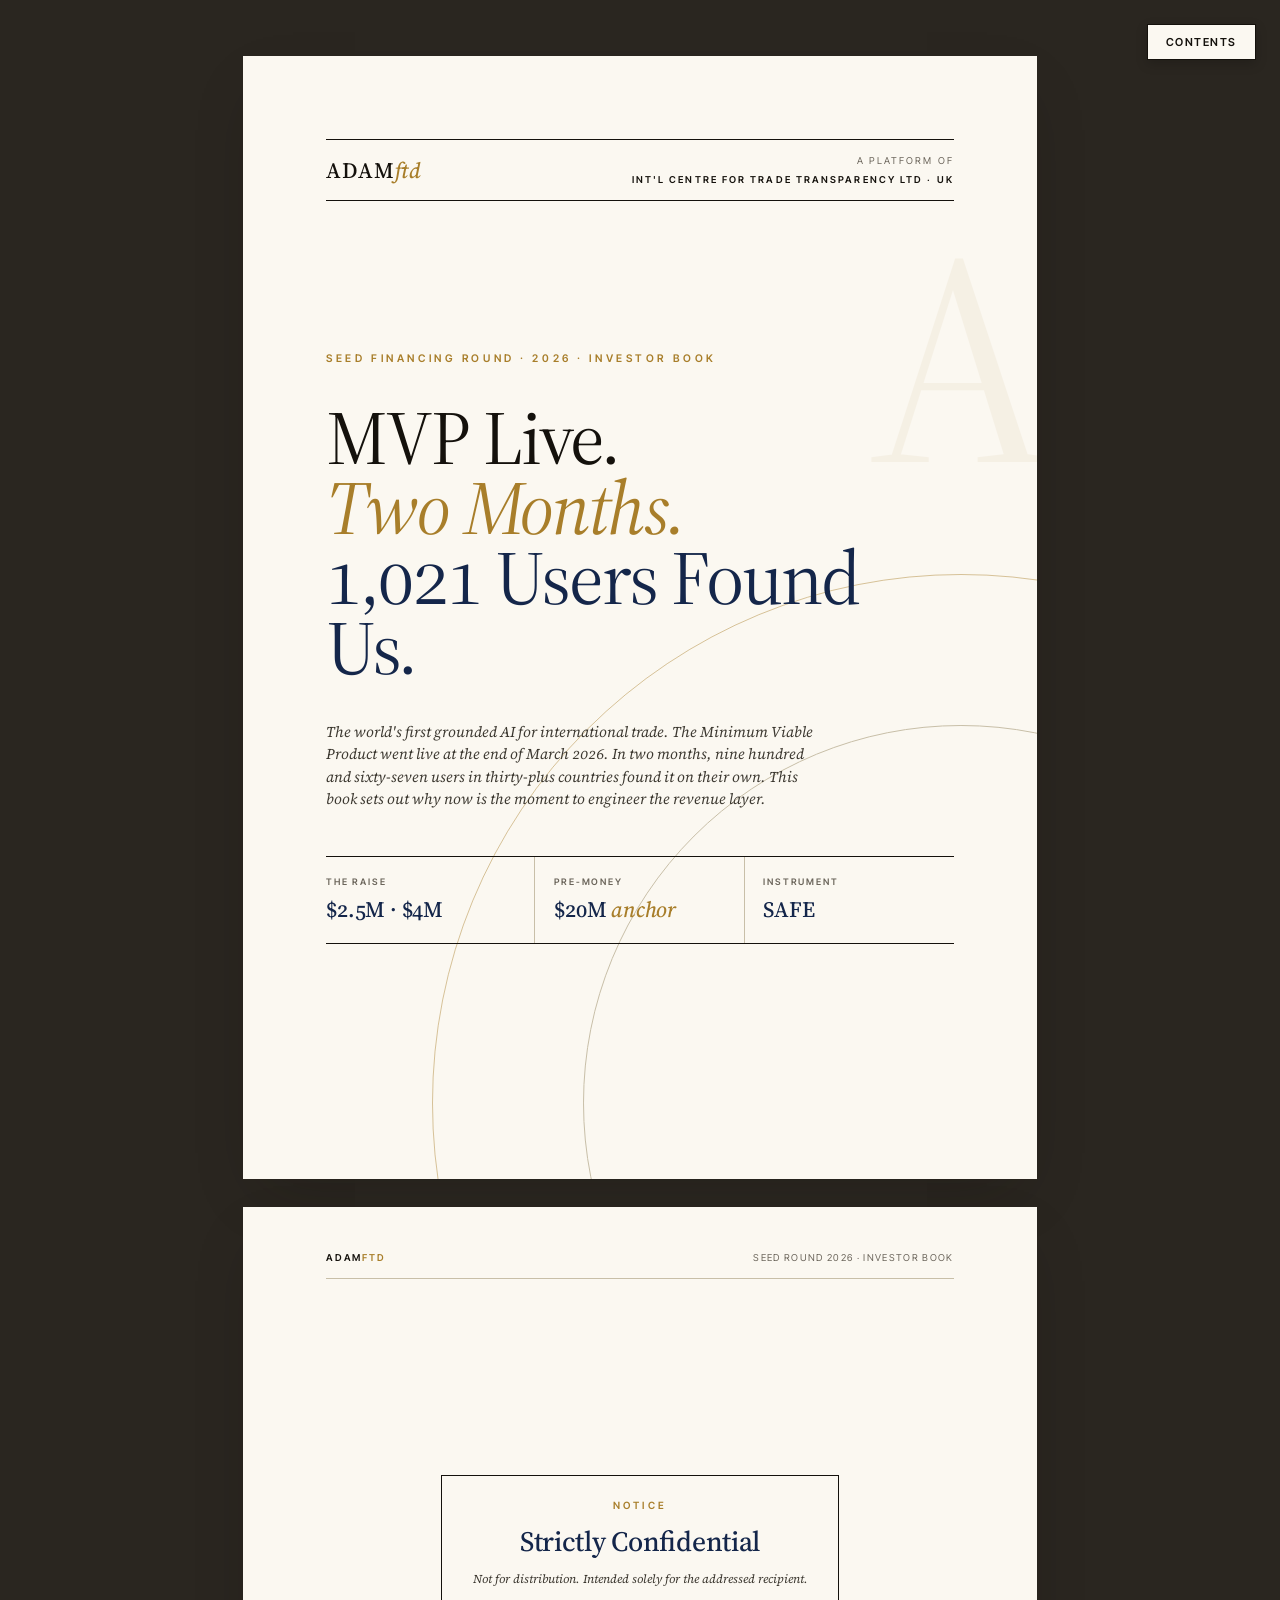
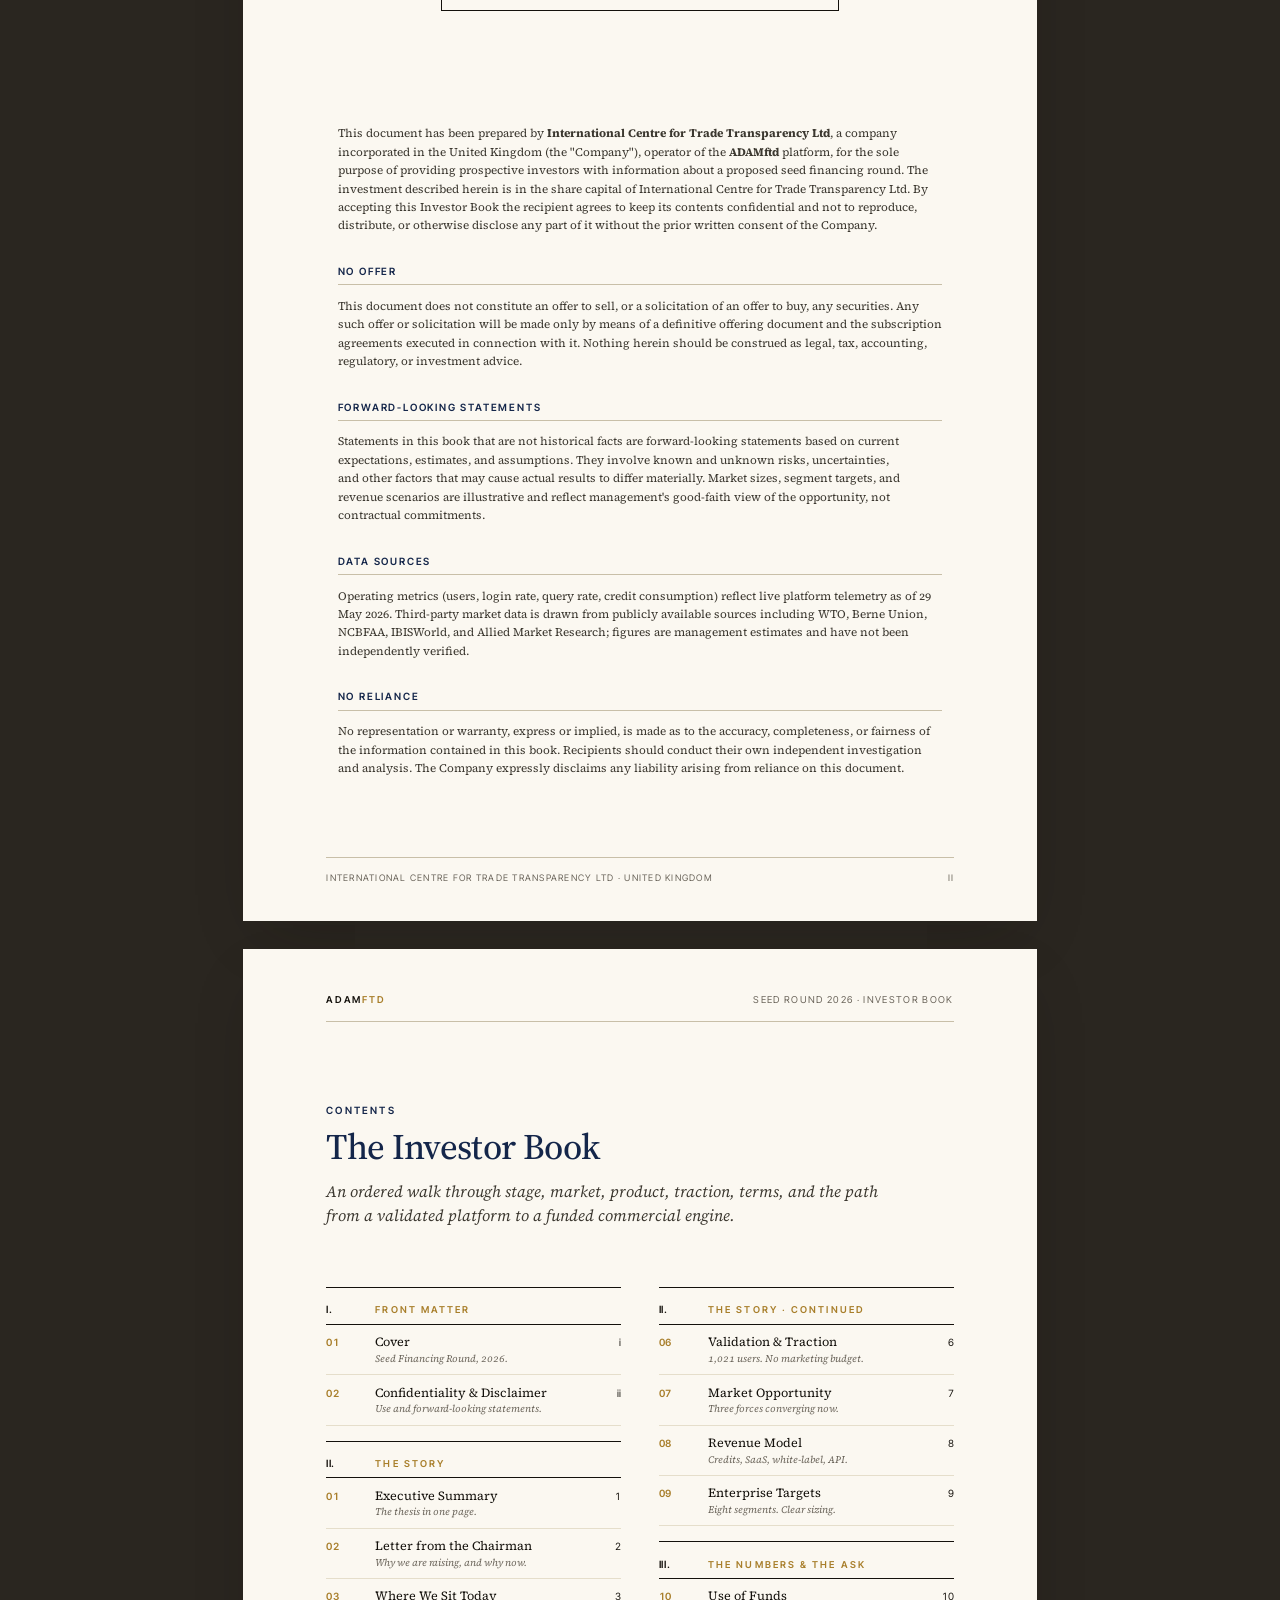
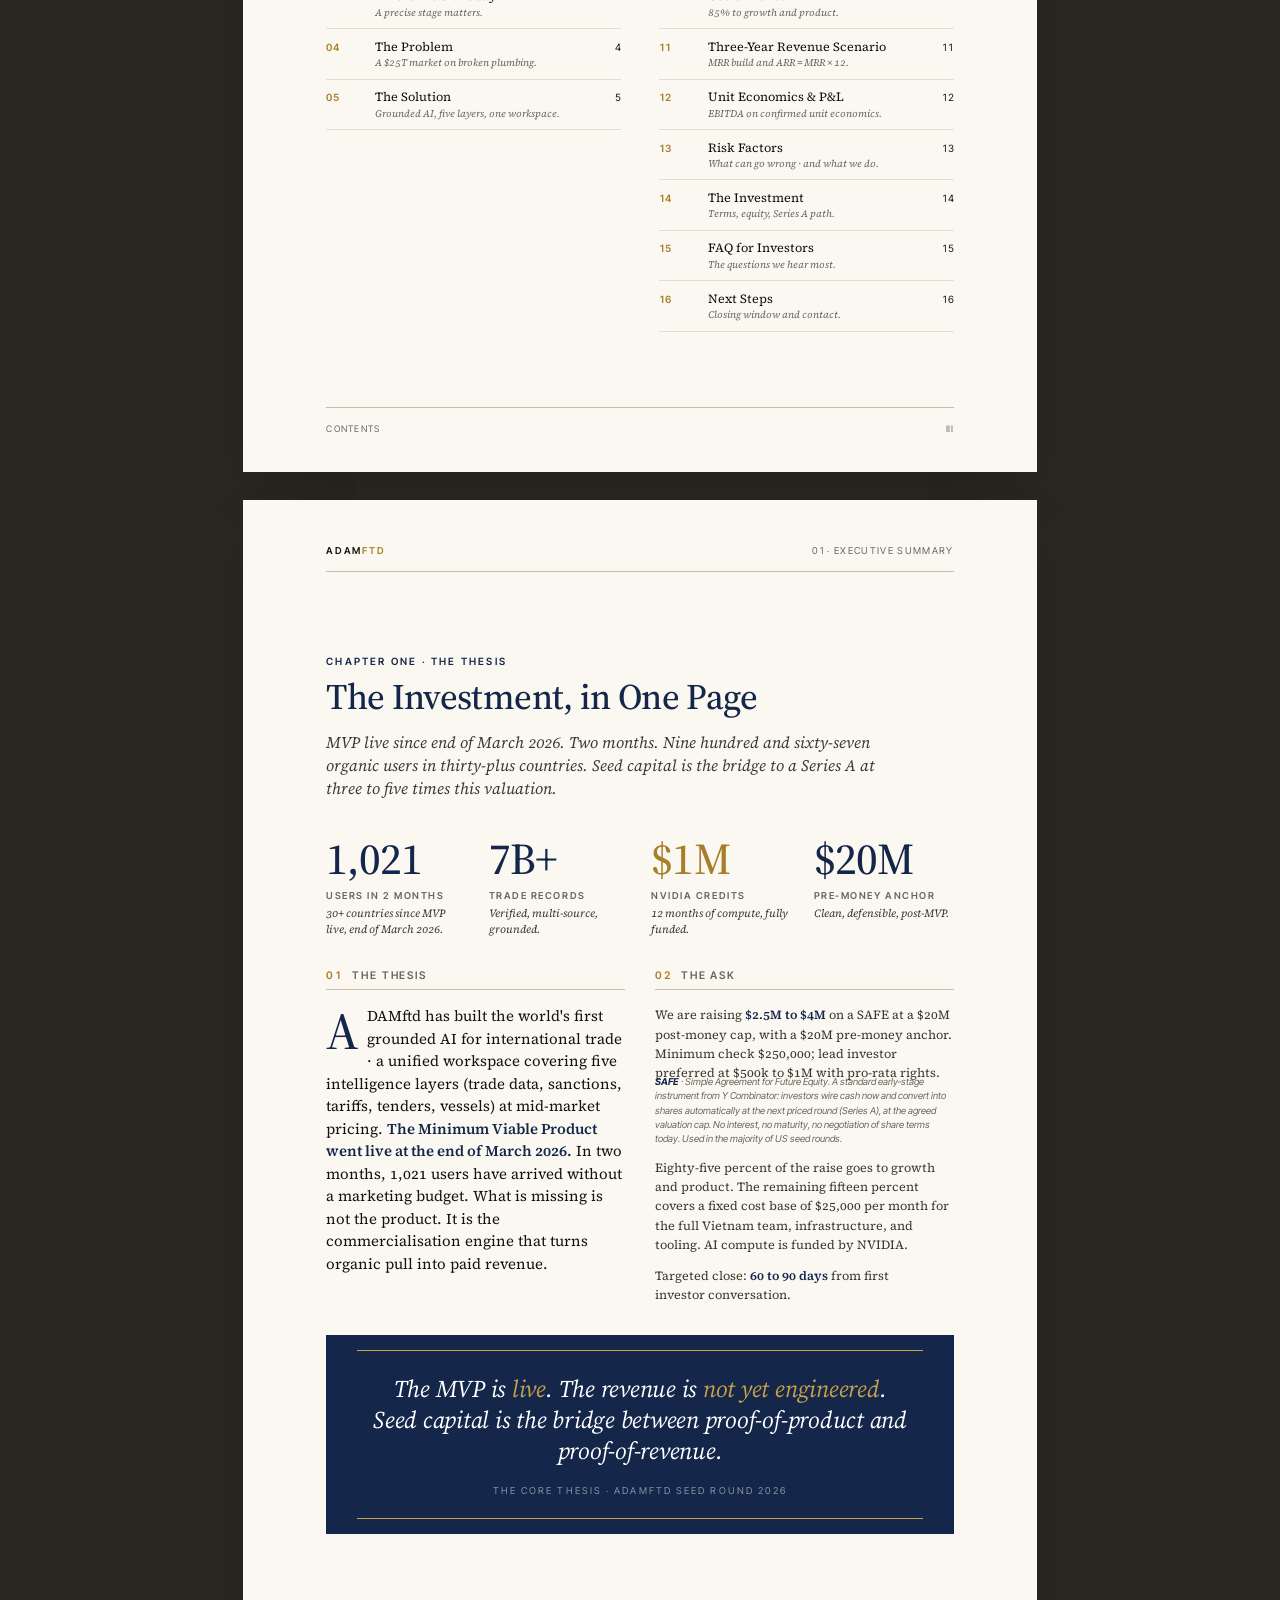
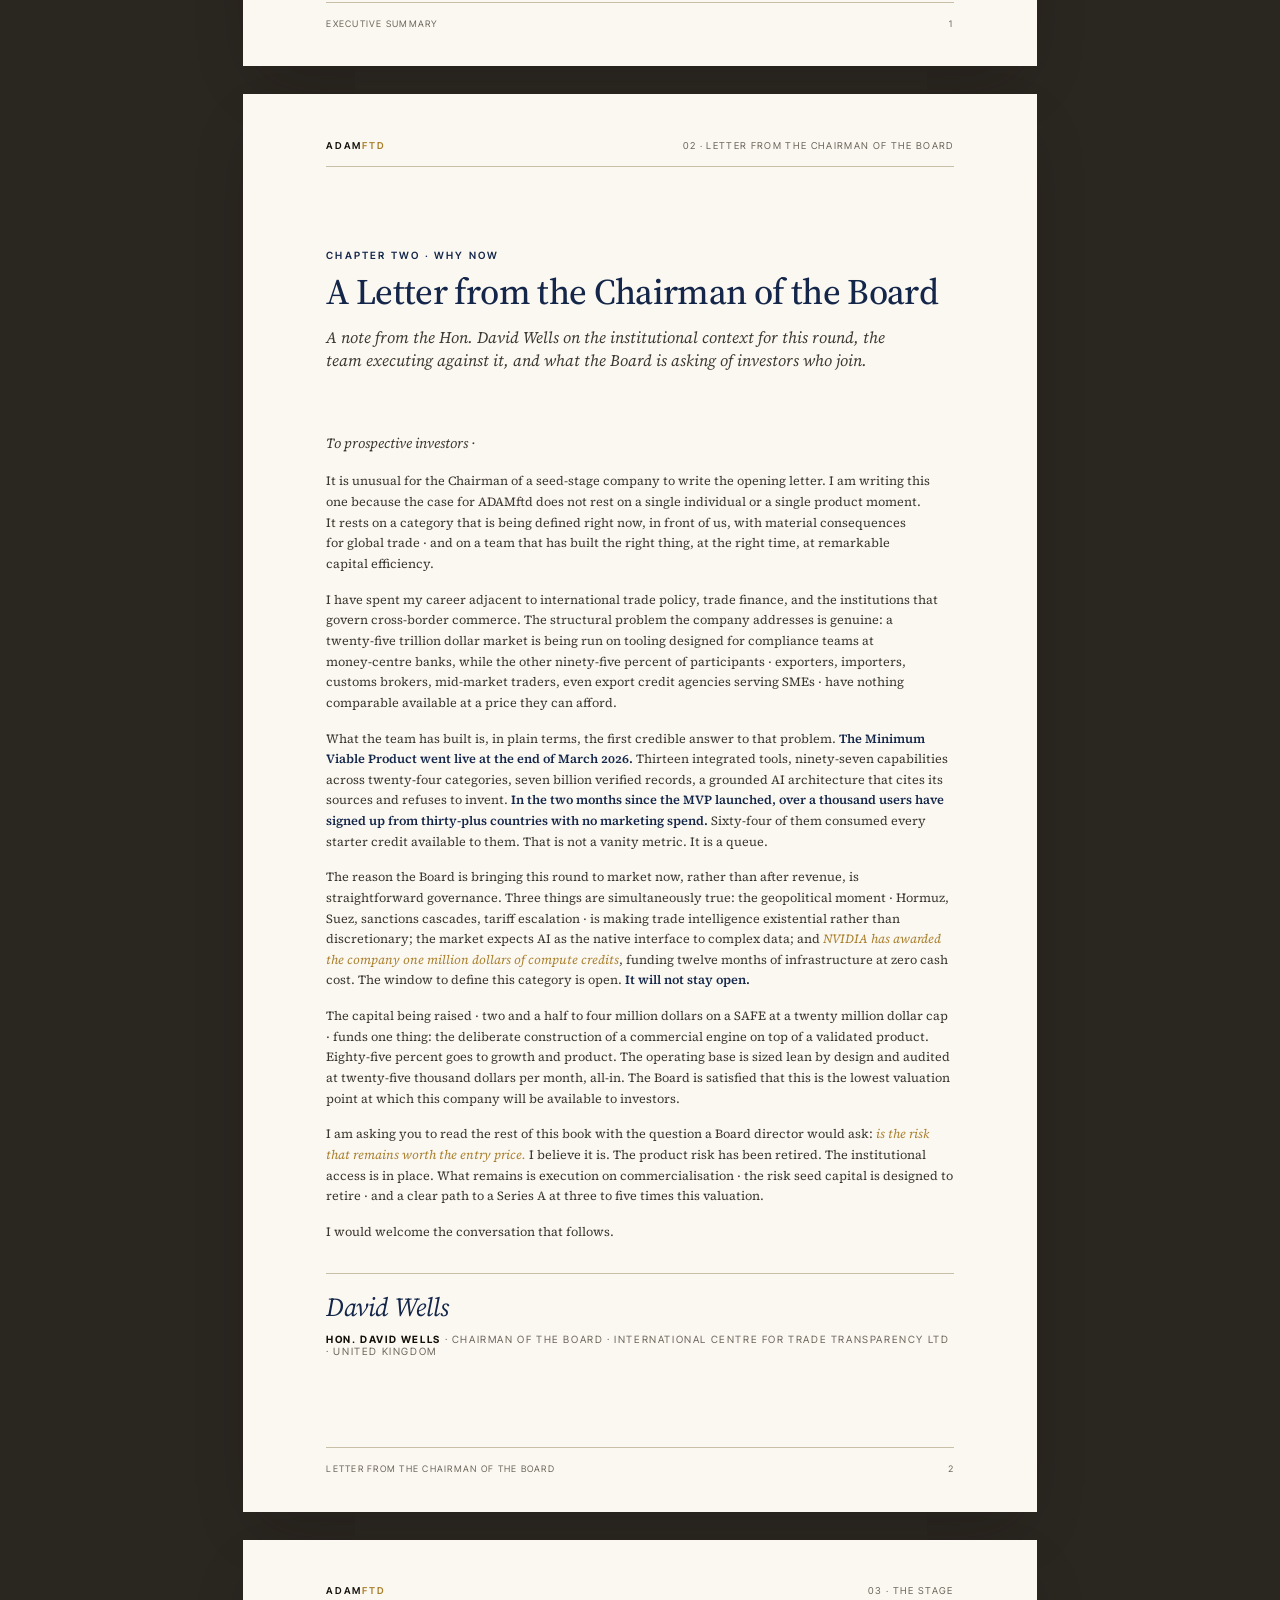
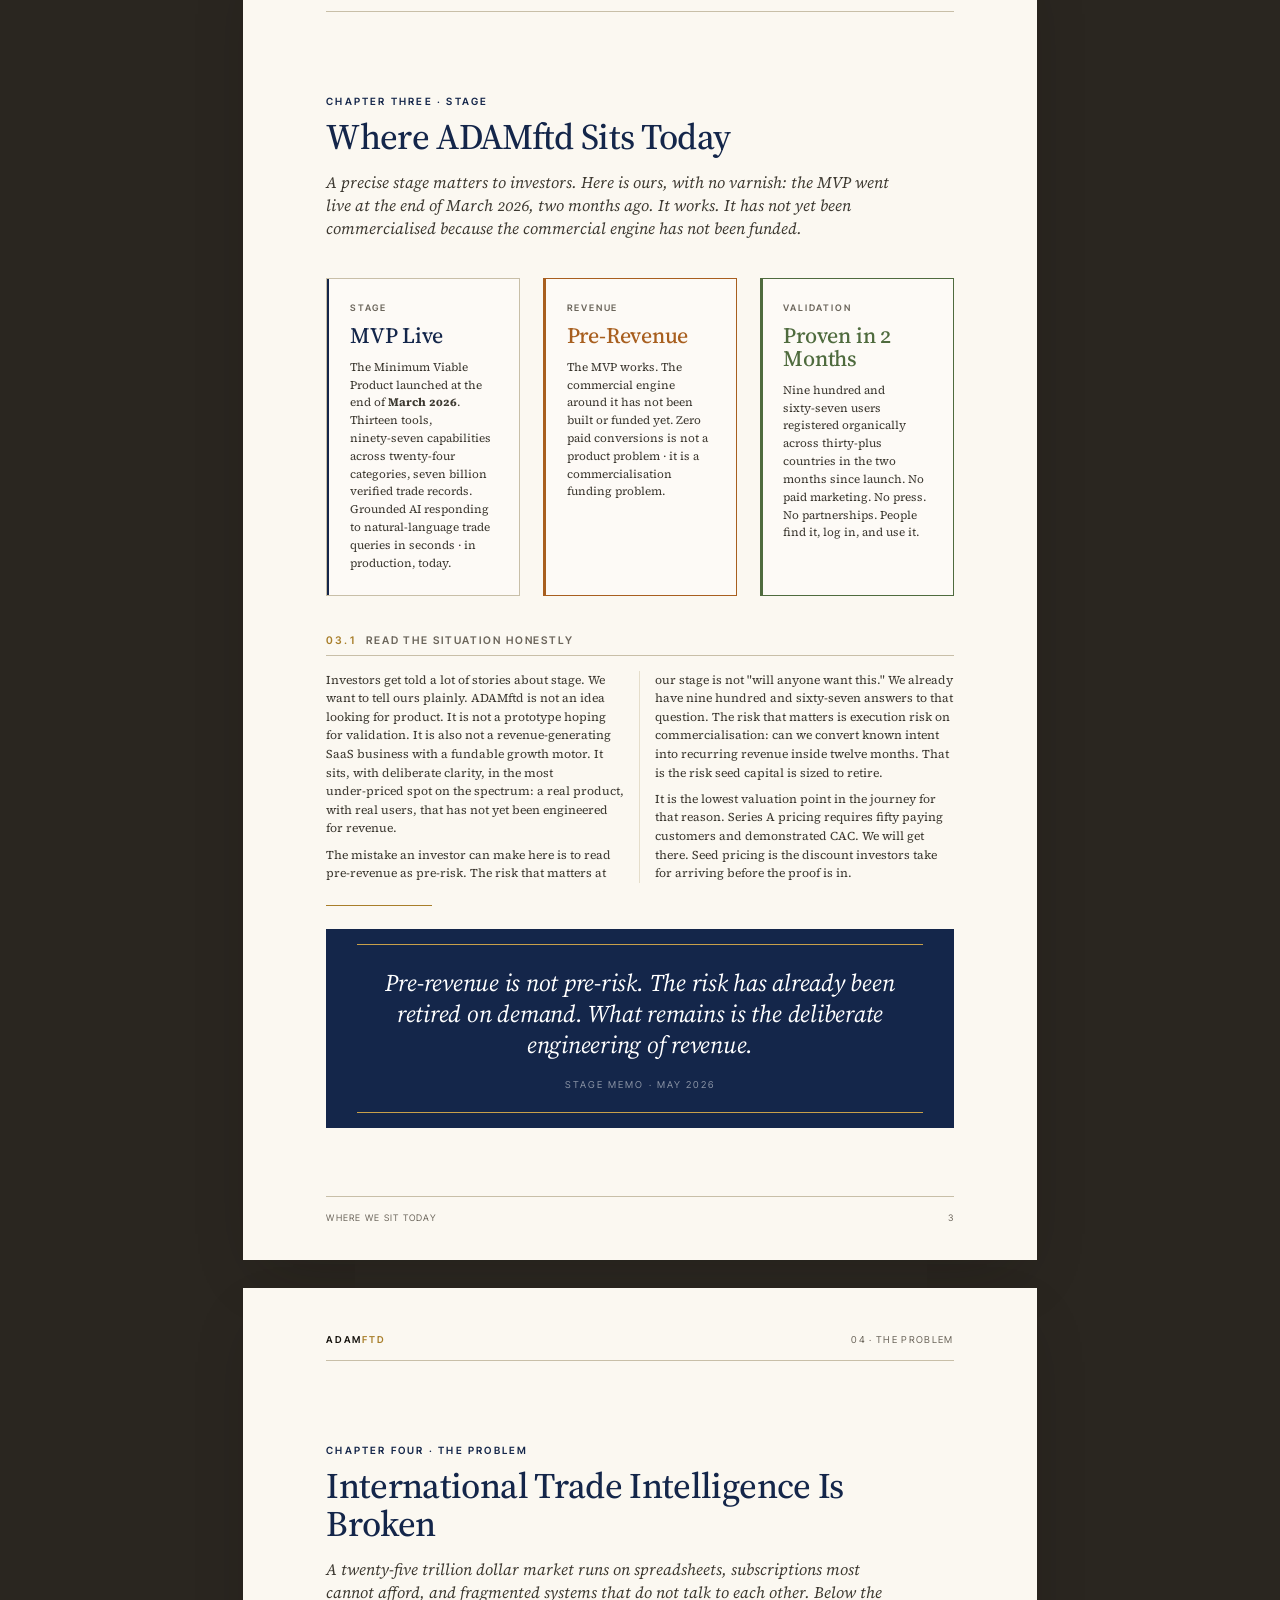
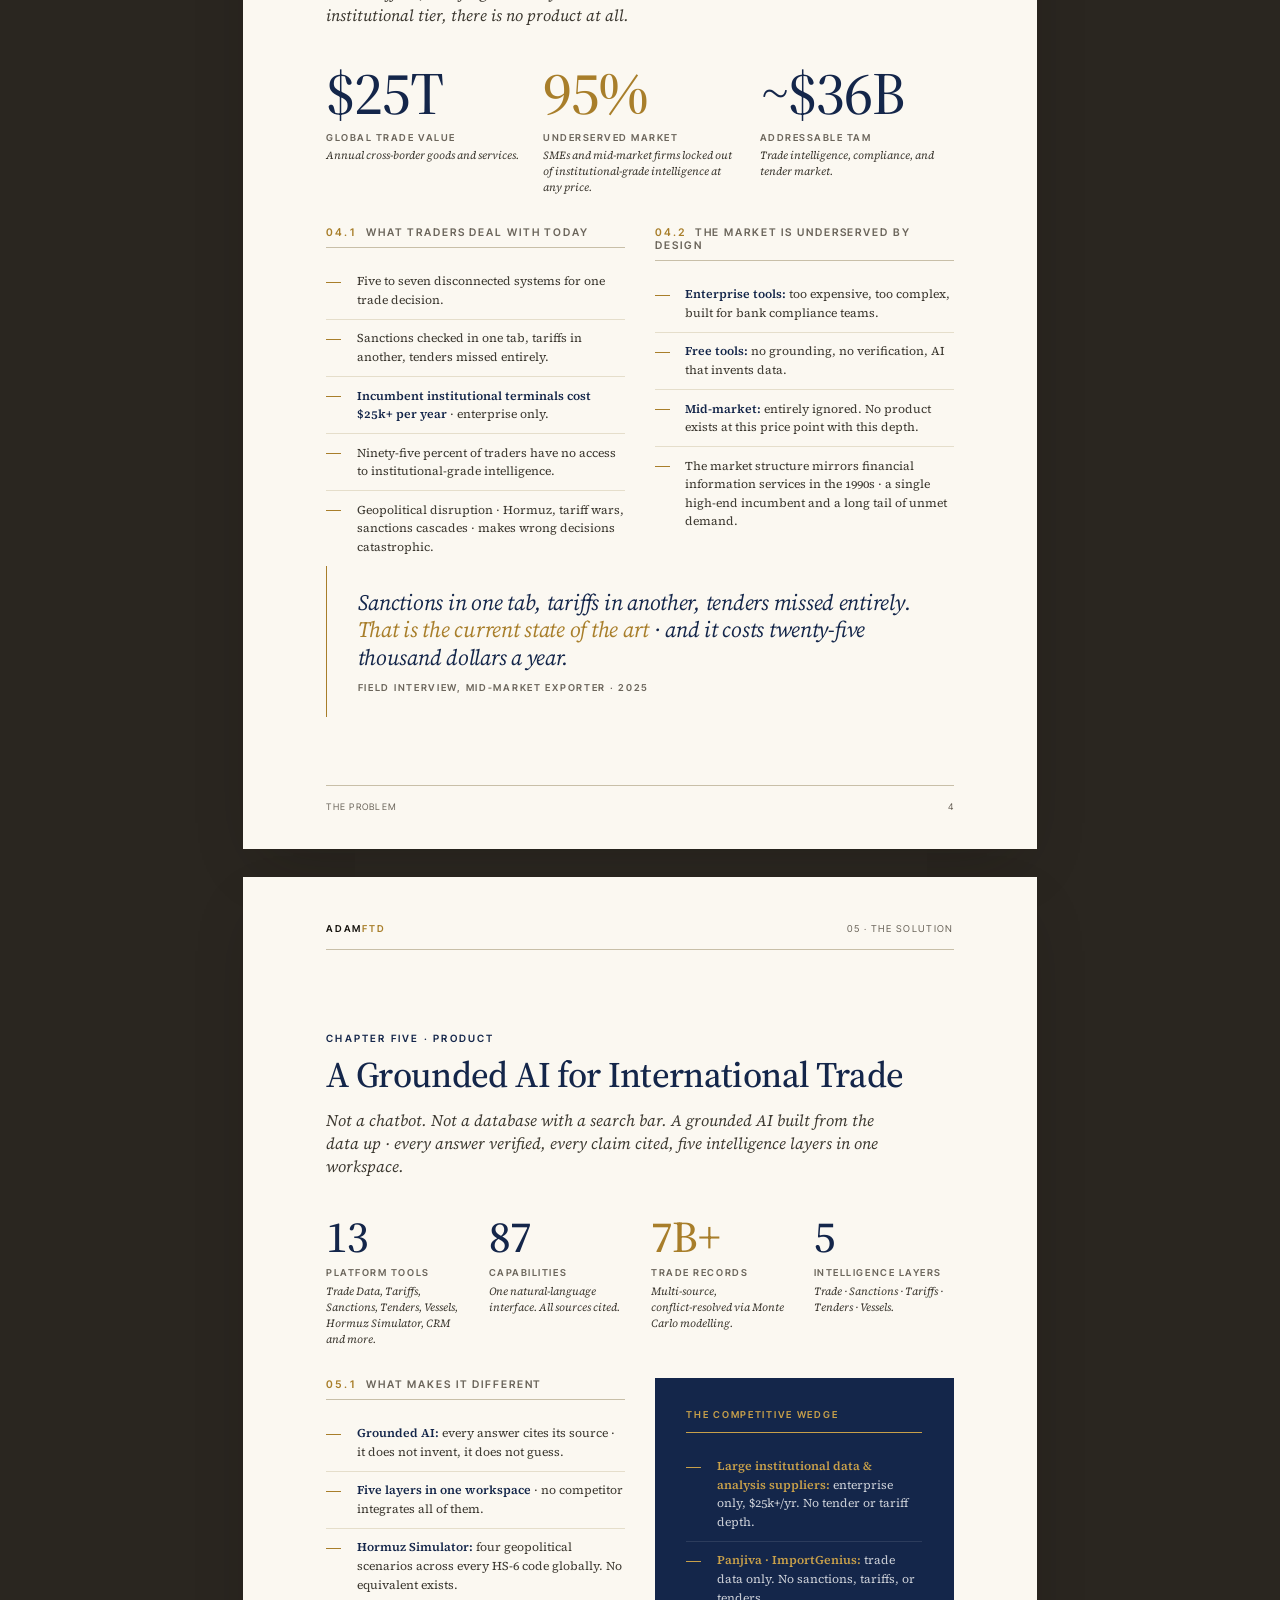
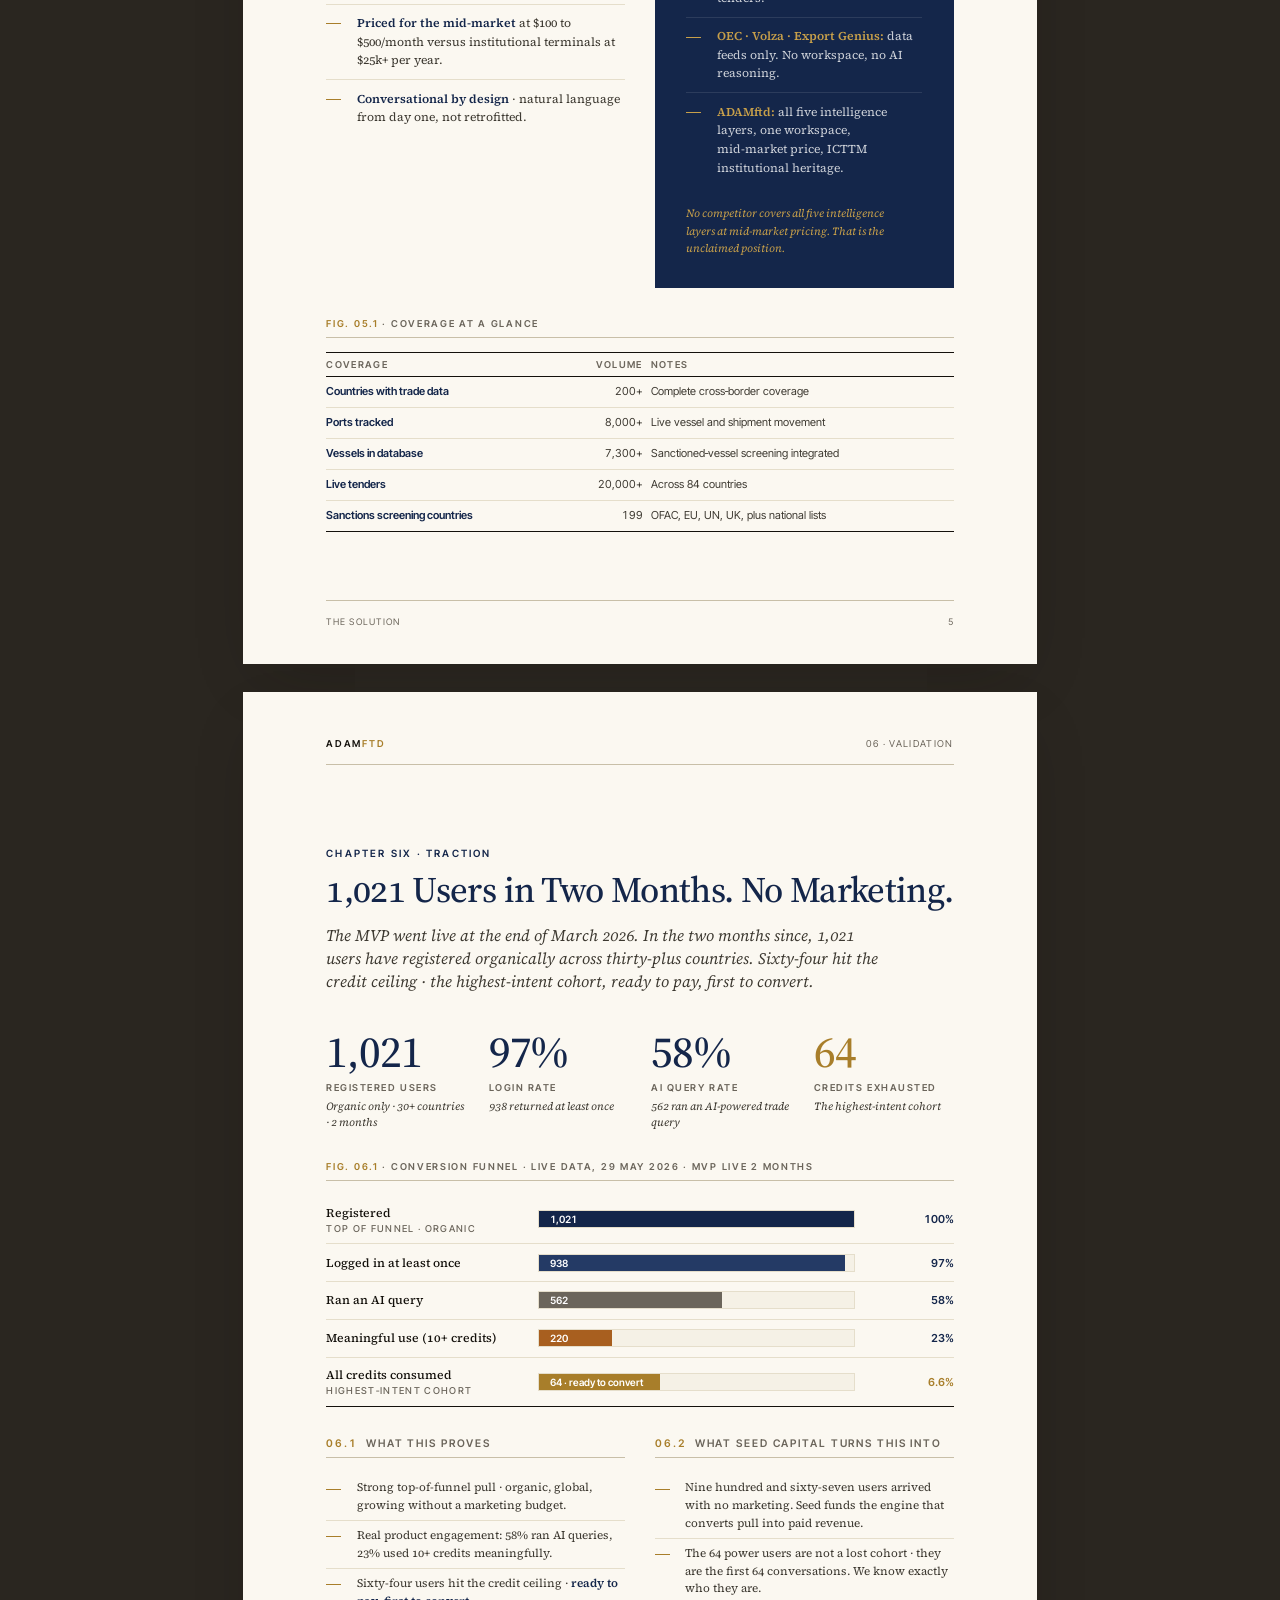
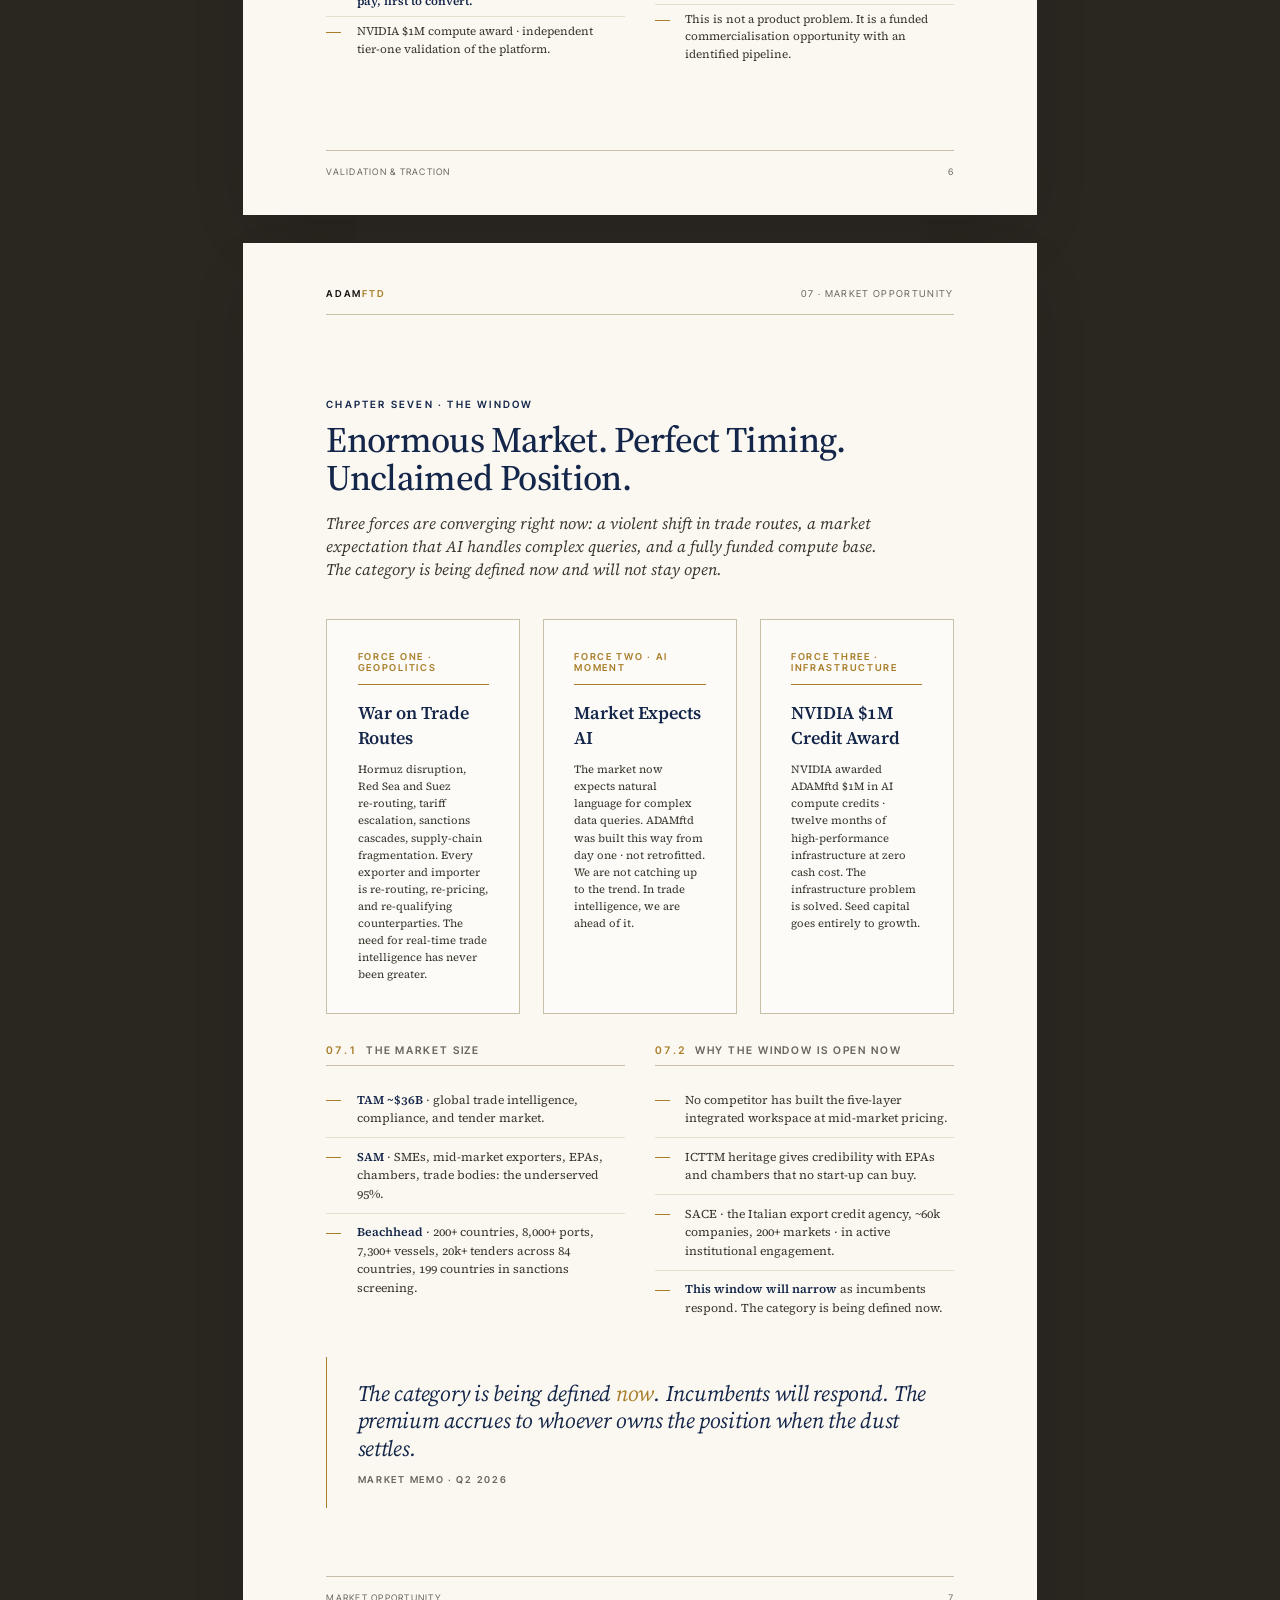
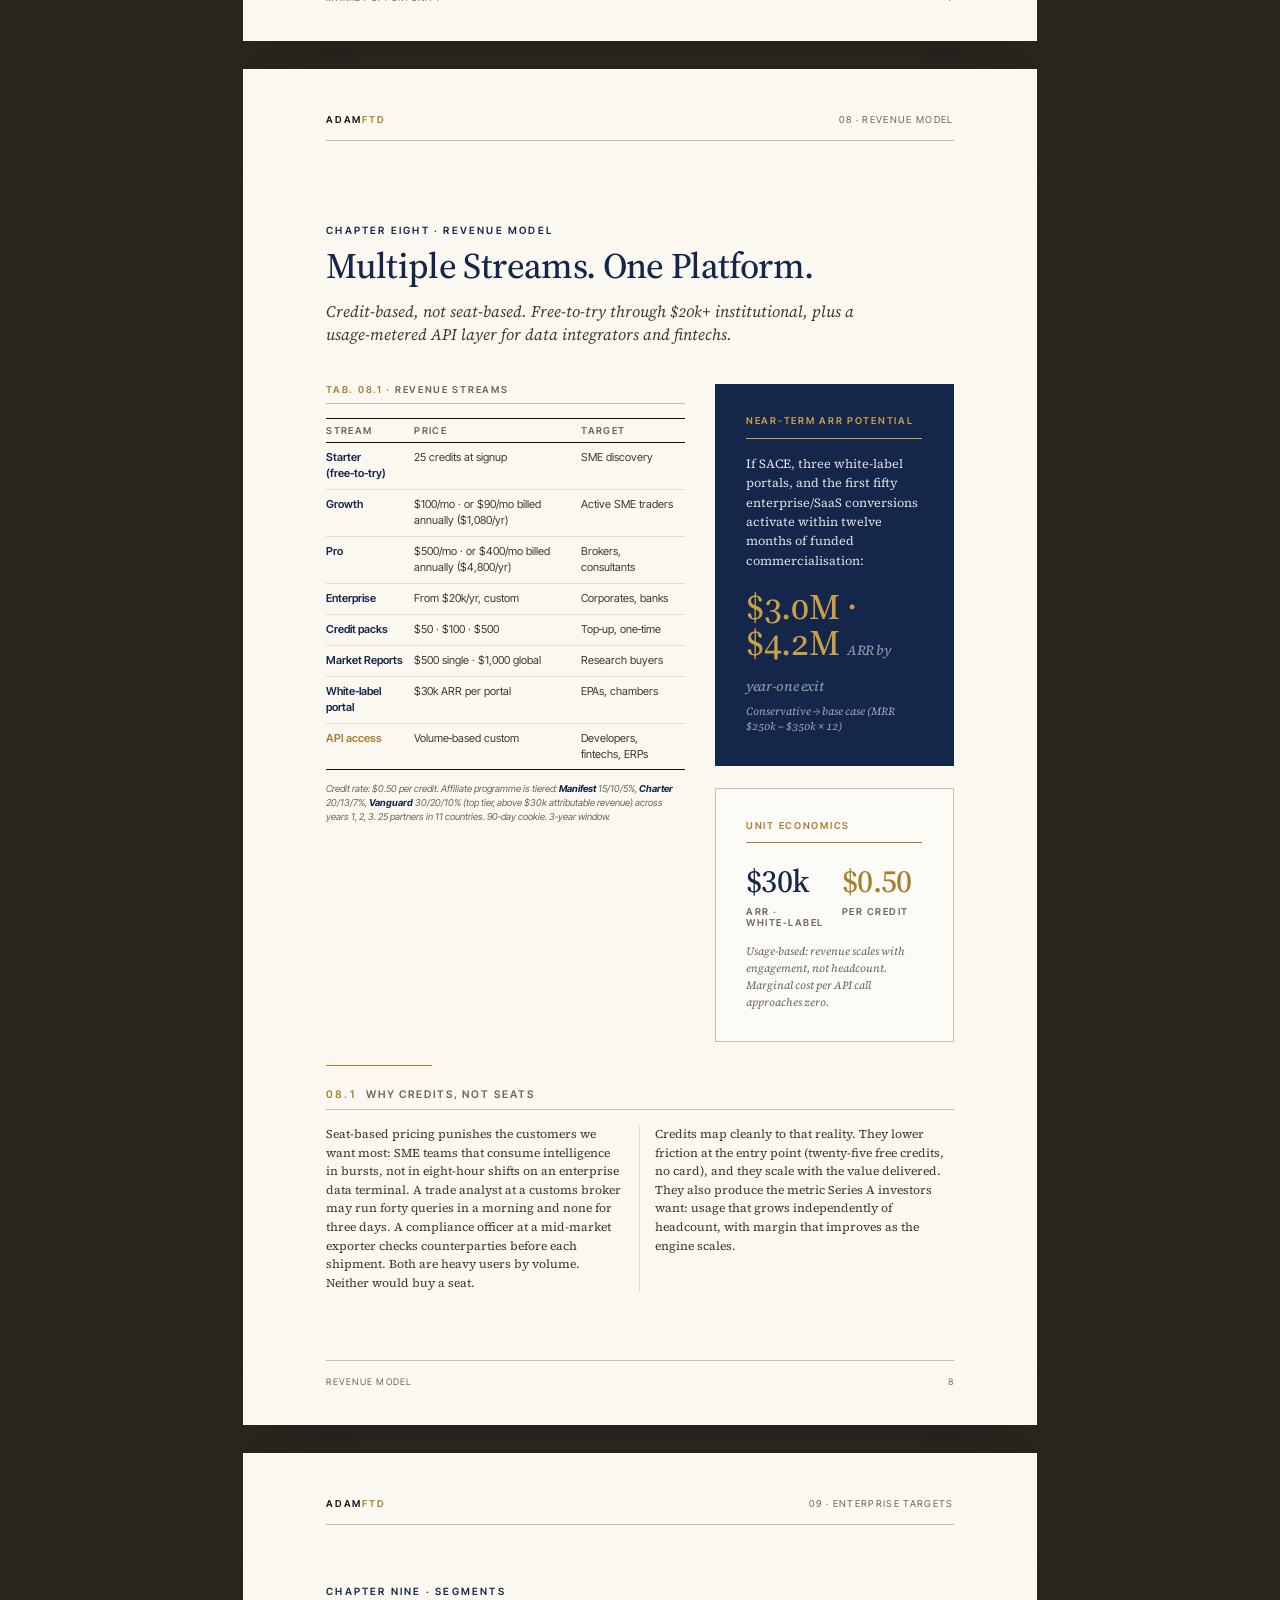
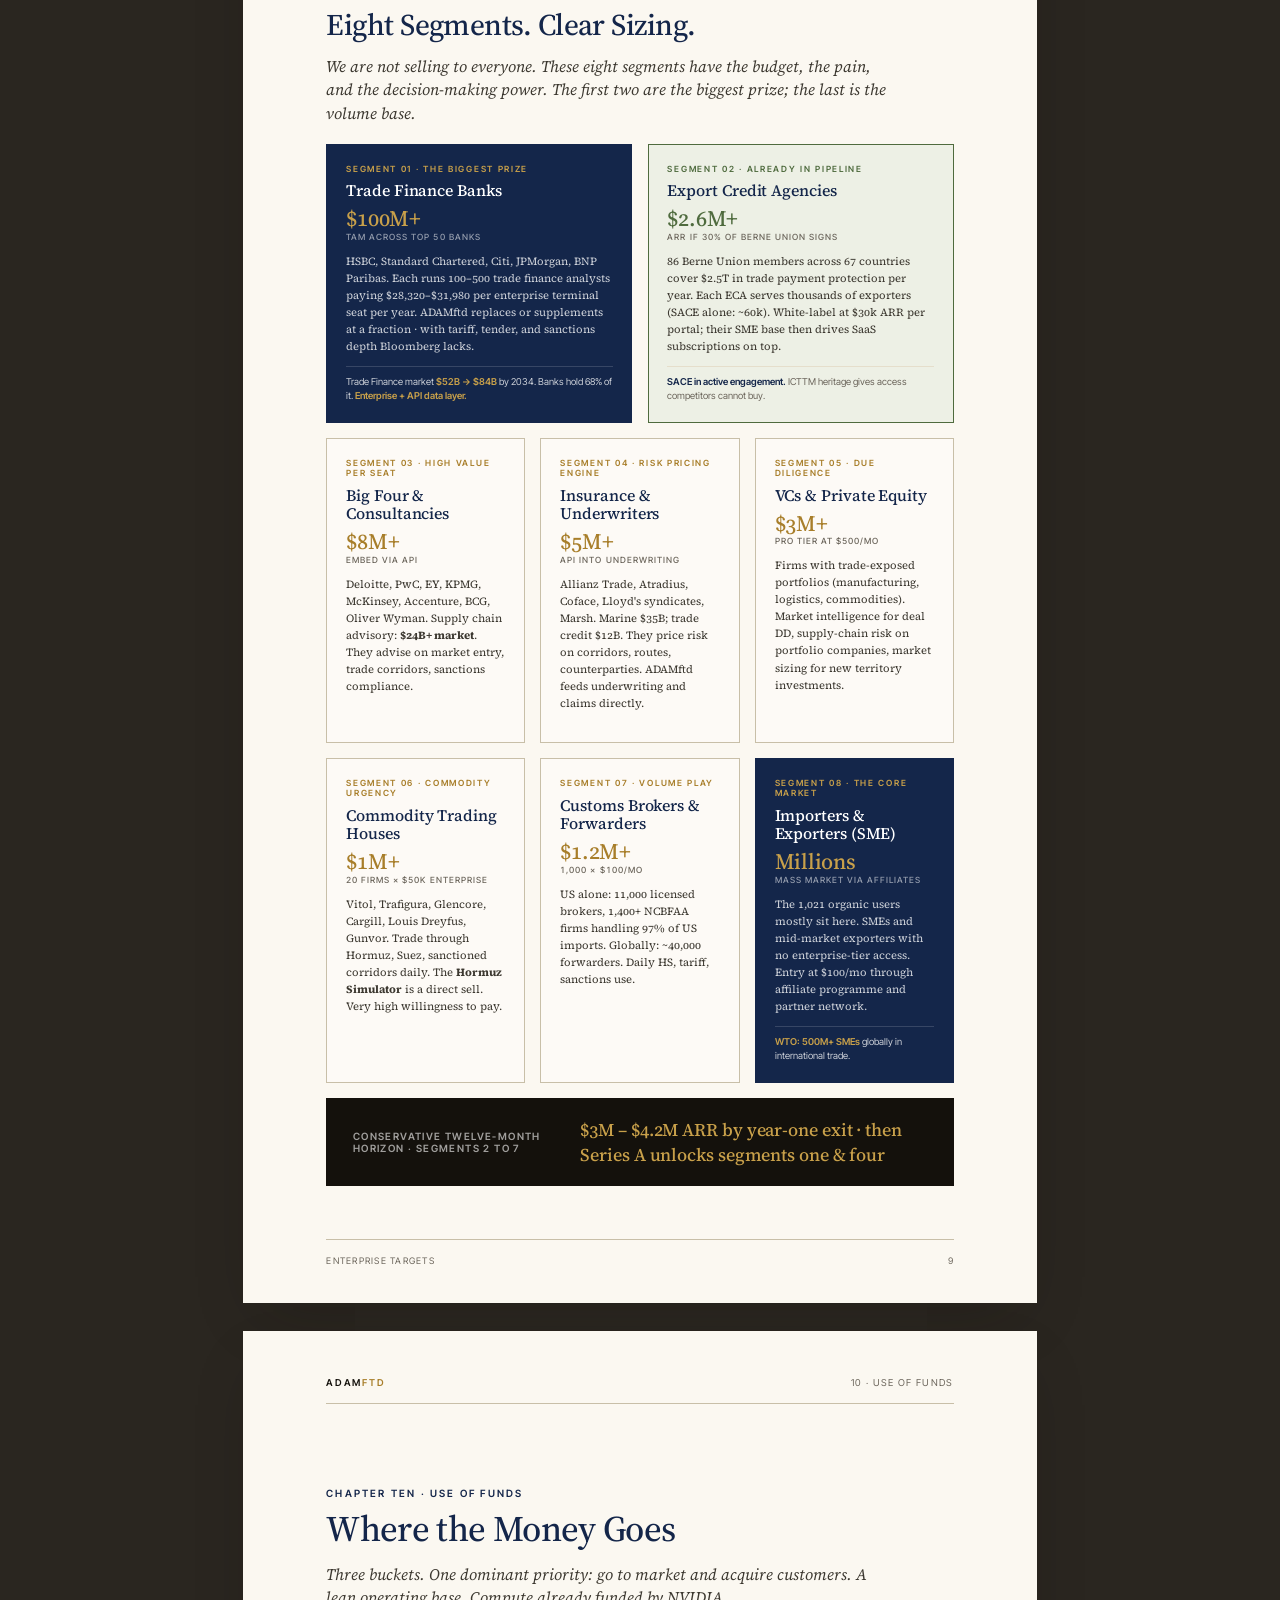
<file: investor-book/ADAMftd Investor Book.html>
﻿<!DOCTYPE html>
<html lang="en">
<head>
<meta charset="UTF-8">
<meta name="viewport" content="width=device-width, initial-scale=1.0">
<title>ADAMftd · Seed Round 2026 · Investor Book</title>
<meta name="robots" content="noindex,nofollow">
<link rel="preconnect" href="https://fonts.googleapis.com">
<link rel="preconnect" href="https://fonts.gstatic.com" crossorigin>
<link href="https://fonts.googleapis.com/css2?family=Source+Serif+4:opsz,wght@8..60,300;8..60,400;8..60,500;8..60,600;8..60,700;8..60,800&family=Inter+Tight:wght@300;400;500;600;700&family=JetBrains+Mono:wght@400;500&display=swap" rel="stylesheet">
<style>
  /* ============================================================
     ADAMftd · Investor Book
     Editorial direction: ivory paper, navy ink, restrained gold.
     Source Serif 4 for display + body; Inter Tight for UI/labels.
     ============================================================ */

  :root {
    --paper: #FBF8F1;
    --paper-2: #F5F1E6;
    --ink: #14110C;
    --ink-2: #3C3830;
    --ink-3: #6B655B;
    --rule: #C8BFA8;
    --rule-soft: #E5DECB;
    --navy: #14264A;
    --navy-2: #243A65;
    --gold: #A87E2A;
    --gold-2: #C8A04A;
    --gold-soft: #EFE3C2;
    --green: #4F6B3E;
    --red: #8E2D27;
    --amber: #A85F1F;
    --shadow: 0 24px 60px -20px rgba(20,17,12,0.25);

    --serif: 'Source Serif 4', 'Iowan Old Style', Georgia, serif;
    --sans: 'Inter Tight', -apple-system, BlinkMacSystemFont, sans-serif;
    --mono: 'JetBrains Mono', ui-monospace, monospace;
  }

  * { margin: 0; padding: 0; box-sizing: border-box; }

  html, body {
    background: #2A2620;
    color: var(--ink);
    font-family: var(--serif);
    font-feature-settings: "kern", "liga", "onum";
    -webkit-font-smoothing: antialiased;
    text-rendering: optimizeLegibility;
  }

  body { padding: 56px 0 120px; }

  /* ----- PAGE ----- */
  .book { display: flex; flex-direction: column; align-items: center; gap: 28px; }
  .page {
    width: 210mm;
    min-height: 297mm;
    background: var(--paper);
    position: relative;
    box-shadow: var(--shadow);
    display: flex;
    flex-direction: column;
  }
  /* Pages with decorative bleeds clip their overflow; height grows to fit content */
  .page.cover, .page.close-page { overflow: hidden; }

  .pad { padding: 22mm 22mm 18mm; flex: 1; display: flex; flex-direction: column; }
  .pad-tight { padding: 16mm 22mm 14mm; }

  /* ----- RUNNING HEADER / FOOTER ----- */
  .running-head {
    display: flex; justify-content: space-between; align-items: flex-end;
    padding: 12mm 22mm 0;
    font-family: var(--sans);
    font-size: 9.5px;
    letter-spacing: 0.14em;
    text-transform: uppercase;
    color: var(--ink-3);
  }
  .running-head .wm { color: var(--ink); font-weight: 600; letter-spacing: 0.18em; }
  .running-head .wm span { color: var(--gold); }
  .running-head .sec { color: var(--ink-3); }
  .running-rule { height: 0.5px; background: var(--rule); margin: 4mm 22mm 0; }

  .running-foot {
    display: flex; justify-content: space-between; align-items: center;
    padding: 0 22mm 10mm;
    font-family: var(--sans);
    font-size: 9px;
    letter-spacing: 0.14em;
    text-transform: uppercase;
    color: var(--ink-3);
  }
  .running-foot .pgnum { font-variant-numeric: tabular-nums; letter-spacing: 0.08em; }
  .running-foot-rule { height: 0.5px; background: var(--rule); margin: 0 22mm 4mm; }

  /* ----- TYPOGRAPHY ----- */
  .eyebrow {
    font-family: var(--sans);
    font-size: 10px;
    font-weight: 600;
    letter-spacing: 0.22em;
    text-transform: uppercase;
    color: var(--gold);
  }
  .eyebrow-ink { color: var(--ink-3); }
  .eyebrow-navy { color: var(--navy); }

  h1.display {
    font-family: var(--serif);
    font-weight: 400;
    font-size: 72px;
    line-height: 0.95;
    letter-spacing: -0.02em;
    color: var(--ink);
  }
  h1.display em { font-style: italic; color: var(--navy); font-weight: 400; }
  h1.display .g { color: var(--gold); font-style: italic; font-weight: 400; }

  h2.section {
    font-family: var(--serif);
    font-weight: 500;
    font-size: 36px;
    line-height: 1.05;
    letter-spacing: -0.018em;
    color: var(--navy);
    margin-bottom: 4mm;
  }
  h2.section em { font-style: italic; color: var(--gold); }
  .section-deck {
    font-family: var(--serif);
    font-size: 16px;
    line-height: 1.45;
    color: var(--ink-2);
    font-style: italic;
    max-width: 150mm;
    margin-bottom: 10mm;
  }

  h3 {
    font-family: var(--serif);
    font-weight: 600;
    font-size: 17px;
    color: var(--navy);
    letter-spacing: -0.005em;
    margin-bottom: 3mm;
  }
  h3.smallcaps {
    font-family: var(--sans);
    font-size: 10.5px;
    font-weight: 600;
    text-transform: uppercase;
    letter-spacing: 0.18em;
    color: var(--ink-3);
    margin-bottom: 4mm;
    padding-bottom: 2mm;
    border-bottom: 0.5px solid var(--rule);
  }
  h3.smallcaps .num { color: var(--gold); margin-right: 8px; font-variant-numeric: tabular-nums; }

  p, .body-copy {
    font-family: var(--serif);
    font-size: 12.5px;
    line-height: 1.55;
    color: var(--ink-2);
    text-wrap: pretty;
  }
  p + p { margin-top: 3mm; }
  .lede {
    font-size: 15px;
    line-height: 1.5;
    color: var(--ink);
    font-weight: 400;
  }
  .lede .drop {
    float: left;
    font-family: var(--serif);
    font-weight: 500;
    font-size: 52px;
    line-height: 0.85;
    color: var(--navy);
    padding: 4px 8px 0 0;
    font-style: normal;
  }

  /* ----- UI BITS ----- */
  .hairline { height: 0.5px; background: var(--rule); }
  .hairline-strong { height: 1px; background: var(--ink); }
  .gold-rule { height: 1px; background: var(--gold); }
  .pull-rule { width: 28mm; height: 1px; background: var(--gold); margin: 6mm 0; }
  .double-rule { height: 4px; border-top: 0.5px solid var(--ink); border-bottom: 0.5px solid var(--ink); }

  .label-tag {
    font-family: var(--sans);
    display: inline-block;
    font-size: 9.5px;
    font-weight: 600;
    letter-spacing: 0.16em;
    text-transform: uppercase;
    color: var(--gold);
    padding: 3px 0;
    border-top: 0.5px solid var(--gold);
    border-bottom: 0.5px solid var(--gold);
  }

  .figure-num {
    font-family: var(--sans);
    font-size: 9.5px;
    font-weight: 600;
    letter-spacing: 0.18em;
    text-transform: uppercase;
    color: var(--ink-3);
  }
  .figure-num span { color: var(--gold); }
  .caption {
    font-family: var(--sans);
    font-size: 9.5px;
    line-height: 1.5;
    color: var(--ink-3);
    font-style: italic;
  }

  /* ----- METRIC ----- */
  .metric { display: flex; flex-direction: column; gap: 2px; }
  .metric .num {
    font-family: var(--serif);
    font-weight: 500;
    font-size: 44px;
    line-height: 0.95;
    color: var(--navy);
    letter-spacing: -0.02em;
    font-variant-numeric: tabular-nums lining-nums;
  }
  .metric .num.gold { color: var(--gold); }
  .metric .num.sm { font-size: 32px; }
  .metric .num.lg { font-size: 60px; }
  .metric .lbl {
    font-family: var(--sans);
    font-size: 9.5px;
    font-weight: 600;
    letter-spacing: 0.16em;
    text-transform: uppercase;
    color: var(--ink-3);
    margin-top: 2mm;
  }
  .metric .note {
    font-family: var(--serif);
    font-size: 11px;
    line-height: 1.45;
    color: var(--ink-2);
    font-style: italic;
    margin-top: 1mm;
  }

  /* ----- TABLES ----- */
  table.editorial {
    width: 100%;
    border-collapse: collapse;
    font-family: var(--sans);
    font-size: 11px;
    color: var(--ink-2);
  }
  table.editorial thead th {
    text-align: left;
    font-weight: 600;
    font-size: 9.5px;
    letter-spacing: 0.14em;
    text-transform: uppercase;
    color: var(--ink-3);
    padding: 6px 8px 6px 0;
    border-top: 1px solid var(--ink);
    border-bottom: 0.5px solid var(--ink);
  }
  table.editorial tbody td {
    padding: 7px 8px 7px 0;
    border-bottom: 0.5px solid var(--rule-soft);
    vertical-align: top;
    line-height: 1.45;
  }
  table.editorial tbody tr:last-child td { border-bottom: 0.5px solid var(--ink); }
  table.editorial td.num,
  table.editorial th.num { text-align: right; font-variant-numeric: tabular-nums lining-nums; }
  table.editorial td.b { color: var(--navy); font-weight: 600; }
  table.editorial td.accent { color: var(--gold); font-weight: 600; }

  /* ----- BLOCKQUOTE / PULL ----- */
  .pull {
    font-family: var(--serif);
    font-size: 22px;
    line-height: 1.25;
    color: var(--navy);
    font-weight: 400;
    letter-spacing: -0.012em;
    padding: 6mm 0 6mm 8mm;
    border-left: 1px solid var(--gold);
    font-style: italic;
  }
  .pull em { color: var(--gold); font-style: italic; }
  .pull-attr {
    font-family: var(--sans);
    font-size: 9.5px;
    font-weight: 600;
    letter-spacing: 0.18em;
    text-transform: uppercase;
    color: var(--ink-3);
    margin-top: 3mm;
    font-style: normal;
  }

  /* ----- LIST ----- */
  ul.editorial { list-style: none; padding: 0; }
  ul.editorial li {
    font-family: var(--serif);
    font-size: 12px;
    line-height: 1.55;
    color: var(--ink-2);
    padding: 2.5mm 0 2.5mm 8mm;
    position: relative;
    border-bottom: 0.5px solid var(--rule-soft);
  }
  ul.editorial li:last-child { border-bottom: none; }
  ul.editorial li::before {
    content: '';
    position: absolute; left: 0; top: 5mm;
    width: 4mm; height: 0.5px; background: var(--gold);
  }
  ul.editorial li strong { color: var(--navy); font-weight: 600; }
  ul.tight li { padding: 1.5mm 0 1.5mm 8mm; font-size: 11.5px; }
  ul.tight li::before { top: 4mm; }

  /* ----- CARD ----- */
  .card-ed {
    border: 0.5px solid var(--rule);
    background: rgba(255,255,255,0.4);
    padding: 8mm;
    display: flex;
    flex-direction: column;
  }
  .card-ed .card-eyebrow {
    font-family: var(--sans);
    font-size: 9.5px;
    font-weight: 600;
    letter-spacing: 0.18em;
    text-transform: uppercase;
    color: var(--gold);
    padding-bottom: 3mm;
    border-bottom: 0.5px solid var(--gold);
    margin-bottom: 4mm;
  }
  .card-ed.dark {
    background: var(--navy);
    border-color: var(--navy);
    color: rgba(255,255,255,0.85);
  }
  .card-ed.dark .card-eyebrow { color: var(--gold-2); border-bottom-color: var(--gold-2); }
  .card-ed.dark p,
  .card-ed.dark .body-copy { color: rgba(255,255,255,0.82); }
  .card-ed.dark h3 { color: #fff; }
  .card-ed.dark ul.editorial li { color: rgba(255,255,255,0.78); border-color: rgba(255,255,255,0.1); }
  .card-ed.dark ul.editorial li strong { color: var(--gold-2); }
  .card-ed.dark ul.editorial li::before { background: var(--gold-2); }

  /* ----- GRID ----- */
  .grid { display: grid; gap: 6mm; }
  .grid-2 { grid-template-columns: 1fr 1fr; }
  .grid-3 { grid-template-columns: repeat(3, 1fr); }
  .grid-4 { grid-template-columns: repeat(4, 1fr); }
  .grid-2-narrow { grid-template-columns: 2fr 3fr; }
  .grid-2-wide { grid-template-columns: 3fr 2fr; }
  .col-gap-lg { gap: 10mm; }

  /* ----- COLUMNS (editorial body) ----- */
  .twocol {
    column-count: 2;
    column-gap: 8mm;
    column-rule: 0.5px solid var(--rule-soft);
  }
  .twocol p { font-size: 12px; line-height: 1.55; }
  .twocol p + p { margin-top: 2mm; }

  /* ----- BAR CHART ----- */
  .bar-row {
    display: grid;
    grid-template-columns: 44mm 1fr 18mm;
    align-items: center;
    gap: 4mm;
    padding: 2mm 0;
    border-bottom: 0.5px solid var(--rule-soft);
  }
  .bar-row:last-child { border-bottom: none; }
  .bar-lbl {
    font-family: var(--sans); font-size: 10.5px; color: var(--ink-2);
    font-weight: 500;
  }
  .bar-track {
    height: 12px;
    background: var(--paper-2);
    position: relative;
  }
  .bar-fill {
    height: 100%;
    background: var(--navy);
    position: relative;
  }
  .bar-fill.gold { background: var(--gold); }
  .bar-fill.muted { background: var(--ink-3); }
  .bar-val {
    font-family: var(--sans);
    font-size: 10.5px;
    font-weight: 600;
    color: var(--navy);
    text-align: right;
    font-variant-numeric: tabular-nums;
  }
  .bar-val.gold { color: var(--gold); }

  /* ============================================================
     COVER PAGE
     ============================================================ */
  .cover {
    background: var(--paper);
    position: relative;
    overflow: hidden;
    padding: 22mm;
    display: flex;
    flex-direction: column;
  }
  .cover-mark {
    display: flex; justify-content: space-between; align-items: center;
    border-top: 0.5px solid var(--ink);
    border-bottom: 0.5px solid var(--ink);
    padding: 4mm 0;
  }
  .cover-brand {
    font-family: var(--serif);
    font-weight: 500;
    font-size: 22px;
    color: var(--ink);
    letter-spacing: 0.04em;
  }
  .cover-brand span { color: var(--gold); font-style: italic; }
  .cover-rt {
    font-family: var(--sans);
    font-size: 9.5px;
    letter-spacing: 0.22em;
    text-transform: uppercase;
    color: var(--ink-3);
    text-align: right;
  }
  .cover-rt strong { color: var(--ink); display: block; font-weight: 600; margin-top: 2mm; }

  .cover-body { flex: 1; display: flex; flex-direction: column; justify-content: center; position: relative; }
  .cover-eyebrow {
    font-family: var(--sans);
    font-size: 10.5px;
    letter-spacing: 0.34em;
    text-transform: uppercase;
    color: var(--gold);
    font-weight: 600;
    margin-bottom: 10mm;
  }
  .cover-title {
    font-family: var(--serif);
    font-weight: 400;
    font-size: 76px;
    line-height: 0.92;
    letter-spacing: -0.025em;
    color: var(--ink);
    margin-bottom: 10mm;
  }
  .cover-title em { font-style: italic; color: var(--gold); font-weight: 400; }
  .cover-title .navy { color: var(--navy); }
  .cover-sub {
    font-family: var(--serif);
    font-size: 15px;
    line-height: 1.5;
    color: var(--ink-2);
    font-style: italic;
    max-width: 130mm;
    margin-bottom: 12mm;
  }
  .cover-meta-grid {
    display: grid;
    grid-template-columns: repeat(3, 1fr);
    border-top: 0.5px solid var(--ink);
    border-bottom: 0.5px solid var(--ink);
  }
  .cover-meta-cell {
    padding: 5mm 0;
    border-right: 0.5px solid var(--rule);
    padding-right: 5mm;
  }
  .cover-meta-cell:last-child { border-right: none; padding-right: 0; padding-left: 5mm; }
  .cover-meta-cell:nth-child(2) { padding-left: 5mm; }
  .cover-meta-lbl {
    font-family: var(--sans);
    font-size: 9px;
    letter-spacing: 0.2em;
    text-transform: uppercase;
    color: var(--ink-3);
    font-weight: 600;
    margin-bottom: 2mm;
  }
  .cover-meta-val {
    font-family: var(--serif);
    font-size: 22px;
    color: var(--navy);
    font-weight: 500;
    letter-spacing: -0.01em;
    font-variant-numeric: tabular-nums;
  }
  .cover-meta-val em { color: var(--gold); font-style: italic; }

  .cover-foot {
    display: flex; justify-content: space-between; align-items: flex-end;
    margin-top: 10mm;
    padding-top: 4mm;
    border-top: 0.5px solid var(--ink);
  }
  .cover-foot .cf-lt {
    font-family: var(--sans);
    font-size: 10px;
    letter-spacing: 0.16em;
    text-transform: uppercase;
    color: var(--ink-3);
  }
  .cover-foot .cf-lt strong { color: var(--ink); display: block; font-weight: 600; margin-bottom: 1mm; }
  .cover-foot .cf-rt {
    font-family: var(--serif);
    font-style: italic;
    font-size: 13px;
    color: var(--ink-3);
    text-align: right;
  }

  /* Decorative arc */
  .cover-arc {
    position: absolute;
    right: -120mm; bottom: -120mm;
    width: 280mm; height: 280mm;
    border-radius: 50%;
    border: 0.5px solid var(--gold);
    opacity: 0.45;
    pointer-events: none;
  }
  .cover-arc-2 {
    position: absolute;
    right: -80mm; bottom: -80mm;
    width: 200mm; height: 200mm;
    border-radius: 50%;
    border: 0.5px solid var(--rule);
    pointer-events: none;
  }
  .cover-glyph {
    position: absolute; right: 0; top: 40mm;
    font-family: var(--serif);
    font-weight: 400;
    font-size: 300px;
    line-height: 1;
    color: var(--gold);
    opacity: 0.06;
    pointer-events: none;
    letter-spacing: -0.05em;
  }

  /* ============================================================
     SPECIFIC PAGE BLOCKS
     ============================================================ */

  /* Confidentiality */
  .conf-stamp {
    border: 0.5px solid var(--ink);
    padding: 6mm 8mm;
    text-align: center;
    margin: 30mm auto;
    max-width: 140mm;
  }
  .conf-stamp .stamp-eyebrow {
    font-family: var(--sans);
    font-size: 10px;
    letter-spacing: 0.32em;
    text-transform: uppercase;
    color: var(--gold);
    font-weight: 600;
    margin-bottom: 3mm;
  }
  .conf-stamp .stamp-title {
    font-family: var(--serif);
    font-size: 28px;
    color: var(--navy);
    font-weight: 500;
    letter-spacing: -0.01em;
    margin-bottom: 3mm;
  }
  .conf-stamp .stamp-sub {
    font-family: var(--serif);
    font-size: 12px;
    color: var(--ink-2);
    font-style: italic;
  }
  .conf-body p {
    font-size: 11.5px;
    color: var(--ink-2);
    line-height: 1.6;
    margin-bottom: 3mm;
  }
  .conf-body h4 {
    font-family: var(--sans);
    font-size: 10px;
    letter-spacing: 0.18em;
    text-transform: uppercase;
    color: var(--navy);
    font-weight: 600;
    margin: 8mm 0 3mm;
    padding-bottom: 2mm;
    border-bottom: 0.5px solid var(--rule);
  }

  /* Contents */
  .toc-list { list-style: none; padding: 0; margin-top: 6mm; }
  .toc-grid {
    display: grid;
    grid-template-columns: 1fr 1fr;
    gap: 0 10mm;
    margin-top: 6mm;
  }
  .toc-row {
    display: grid;
    grid-template-columns: 10mm 1fr 10mm;
    align-items: baseline;
    padding: 2.5mm 0;
    border-bottom: 0.5px solid var(--rule-soft);
    gap: 3mm;
  }
  .toc-row.section-head { border-bottom: 0.5px solid var(--ink); padding: 4mm 0 2mm; border-top: 0.5px solid var(--ink); margin-top: 4mm; }
  .toc-row.section-head:first-child { margin-top: 0; }
  .toc-row.section-head .toc-num,
  .toc-row.section-head .toc-pg { color: var(--ink); }
  .toc-row.section-head .toc-title {
    font-family: var(--sans);
    font-size: 9.5px;
    letter-spacing: 0.22em;
    text-transform: uppercase;
    color: var(--gold);
    font-weight: 600;
  }
  .toc-num {
    font-family: var(--sans);
    font-size: 10px;
    font-weight: 600;
    color: var(--gold);
    letter-spacing: 0.06em;
    font-variant-numeric: tabular-nums;
  }
  .toc-title {
    font-family: var(--serif);
    font-size: 12.5px;
    color: var(--ink);
    font-weight: 400;
    cursor: pointer;
    transition: color 0.15s;
    line-height: 1.25;
  }
  .toc-title:hover { color: var(--gold); }
  .toc-title .sub {
    display: block;
    font-family: var(--serif);
    font-style: italic;
    font-size: 10px;
    color: var(--ink-3);
    margin-top: 0.5mm;
    line-height: 1.3;
  }
  .toc-pg {
    font-family: var(--sans);
    font-size: 10px;
    color: var(--ink);
    text-align: right;
    font-variant-numeric: tabular-nums;
  }

  /* Stage panels */
  .stage-panel {
    border: 0.5px solid var(--rule);
    padding: 6mm;
    background: rgba(255,255,255,0.3);
    display: flex; flex-direction: column;
    position: relative;
  }
  .stage-panel.proven { border-color: var(--green); }
  .stage-panel.proven::before { background: var(--green); }
  .stage-panel.prerev { border-color: var(--amber); }
  .stage-panel.prerev::before { background: var(--amber); }
  .stage-panel::before {
    content: ''; position: absolute; left: 0; top: 0; height: 100%; width: 2px;
    background: var(--navy);
  }
  .stage-panel .sp-eyebrow {
    font-family: var(--sans);
    font-size: 9px;
    letter-spacing: 0.2em;
    text-transform: uppercase;
    font-weight: 600;
    color: var(--ink-3);
    margin-bottom: 3mm;
  }
  .stage-panel .sp-title {
    font-family: var(--serif);
    font-size: 22px;
    line-height: 1.05;
    color: var(--navy);
    margin-bottom: 3mm;
    font-weight: 500;
    letter-spacing: -0.01em;
  }
  .stage-panel.proven .sp-title { color: var(--green); }
  .stage-panel.prerev .sp-title { color: var(--amber); }
  .stage-panel .sp-body {
    font-family: var(--serif);
    font-size: 11.5px;
    line-height: 1.55;
    color: var(--ink-2);
    flex: 1;
  }

  /* Quote box */
  .quote-box {
    background: var(--navy);
    color: #fff;
    padding: 10mm 12mm;
    text-align: center;
    position: relative;
  }
  .quote-box::before, .quote-box::after {
    content: ''; position: absolute; left: 8mm; right: 8mm; height: 0.5px;
    background: var(--gold-2);
  }
  .quote-box::before { top: 4mm; }
  .quote-box::after { bottom: 4mm; }
  .quote-box .qt {
    font-family: var(--serif);
    font-size: 24px;
    line-height: 1.3;
    font-weight: 400;
    letter-spacing: -0.01em;
    color: #fff;
    font-style: italic;
  }
  .quote-box .qt em { color: var(--gold-2); font-style: italic; }
  .quote-box .qt-attr {
    font-family: var(--sans);
    font-size: 9.5px;
    letter-spacing: 0.22em;
    text-transform: uppercase;
    color: rgba(255,255,255,0.5);
    margin-top: 5mm;
  }

  /* Letter from CEO */
  .letter { padding: 6mm 0; }
  .letter .salute {
    font-family: var(--serif);
    font-style: italic;
    font-size: 14px;
    color: var(--ink-2);
    margin-bottom: 5mm;
  }
  .letter p {
    font-family: var(--serif);
    font-size: 12.5px;
    line-height: 1.65;
    color: var(--ink-2);
    margin-bottom: 4mm;
    text-wrap: pretty;
  }
  .letter p strong { color: var(--navy); font-weight: 600; }
  .letter p em { color: var(--gold); font-style: italic; }
  .signature {
    margin-top: 8mm;
    border-top: 0.5px solid var(--rule);
    padding-top: 4mm;
  }
  .sig-script {
    font-family: var(--serif);
    font-style: italic;
    font-size: 26px;
    color: var(--navy);
    margin-bottom: 2mm;
    letter-spacing: -0.01em;
  }
  .sig-line {
    font-family: var(--sans);
    font-size: 10px;
    letter-spacing: 0.16em;
    text-transform: uppercase;
    color: var(--ink-3);
  }
  .sig-line strong { color: var(--ink); }

  /* Funnel for validation page */
  .funnel-row {
    display: grid;
    grid-template-columns: 52mm 1fr 22mm;
    align-items: center;
    padding: 2.5mm 0;
    border-bottom: 0.5px solid var(--rule-soft);
    gap: 4mm;
  }
  .funnel-row:last-of-type { border-bottom: 0.5px solid var(--ink); }
  .funnel-lbl {
    font-family: var(--serif); font-size: 12px; color: var(--ink); font-weight: 500;
  }
  .funnel-lbl .sub {
    display: block;
    font-family: var(--sans); font-size: 9.5px;
    letter-spacing: 0.14em; text-transform: uppercase;
    color: var(--ink-3); margin-top: 0.5mm; font-weight: 500;
  }
  .funnel-track {
    height: 18px;
    background: var(--paper-2);
    position: relative;
    border: 0.5px solid var(--rule-soft);
  }
  .funnel-fill {
    height: 100%;
    background: var(--navy);
    display: flex; align-items: center;
    padding-left: 3mm;
    font-family: var(--sans);
    font-size: 10px;
    font-weight: 600;
    color: #fff;
    font-variant-numeric: tabular-nums;
  }
  .funnel-pct {
    font-family: var(--sans);
    font-size: 11px;
    font-weight: 600;
    color: var(--navy);
    text-align: right;
    font-variant-numeric: tabular-nums;
  }

  /* Segment grid for enterprise targets */
  .seg-card {
    border: 0.5px solid var(--rule);
    padding: 5mm;
    background: rgba(255,255,255,0.3);
    position: relative;
  }
  .seg-card.featured { background: var(--navy); border-color: var(--navy); }
  .seg-card.featured .seg-name { color: #fff; }
  .seg-card.featured .seg-tam { color: var(--gold-2); }
  .seg-card.featured .seg-desc,
  .seg-card.featured .seg-meta { color: rgba(255,255,255,0.78); }
  .seg-card.featured .seg-meta strong { color: var(--gold-2); }
  .seg-card.featured .seg-eyebrow { color: var(--gold-2); }
  .seg-card .seg-eyebrow {
    font-family: var(--sans);
    font-size: 8.5px;
    letter-spacing: 0.2em;
    text-transform: uppercase;
    color: var(--gold);
    font-weight: 600;
    margin-bottom: 2mm;
  }
  .seg-card .seg-name {
    font-family: var(--serif);
    font-size: 16px;
    font-weight: 500;
    color: var(--navy);
    letter-spacing: -0.005em;
    line-height: 1.15;
    margin-bottom: 2mm;
  }
  .seg-card .seg-tam {
    font-family: var(--serif);
    font-size: 22px;
    color: var(--gold);
    font-weight: 500;
    letter-spacing: -0.01em;
    line-height: 1;
    font-variant-numeric: tabular-nums;
    margin-bottom: 3mm;
  }
  .seg-card .seg-tam .tam-sub {
    display: block;
    font-family: var(--sans);
    font-size: 8.5px;
    color: var(--ink-3);
    letter-spacing: 0.12em;
    text-transform: uppercase;
    font-weight: 500;
    margin-top: 1mm;
  }
  .seg-card.featured .seg-tam .tam-sub { color: rgba(255,255,255,0.55); }
  .seg-card .seg-desc {
    font-family: var(--serif);
    font-size: 11px;
    line-height: 1.55;
    color: var(--ink-2);
    margin-bottom: 3mm;
  }
  .seg-card .seg-meta {
    font-family: var(--sans);
    font-size: 9.5px;
    color: var(--ink-3);
    line-height: 1.5;
    padding-top: 2mm;
    border-top: 0.5px solid var(--rule-soft);
  }
  .seg-card.featured .seg-meta { border-top-color: rgba(255,255,255,0.15); }
  .seg-card .seg-meta strong { color: var(--navy); font-weight: 600; }

  /* Use of funds donut substitute */
  .funds-bar {
    display: flex;
    min-height: 36mm;
    border: 0.5px solid var(--ink);
    overflow: hidden;
  }
  .funds-segment {
    display: flex; flex-direction: column;
    justify-content: space-between;
    padding: 4mm;
    border-right: 0.5px solid var(--rule-soft);
    color: #fff;
    gap: 3mm;
  }
  .funds-segment:last-child { border-right: none; }
  .funds-segment.s1 { background: var(--navy); flex: 60; }
  .funds-segment.s2 { background: var(--gold); flex: 25; }
  .funds-segment.s3 { background: var(--ink-2); flex: 15; }
  .funds-segment .fs-pct {
    font-family: var(--serif);
    font-size: 28px;
    font-weight: 500;
    line-height: 1;
    letter-spacing: -0.01em;
    font-variant-numeric: tabular-nums;
  }
  .funds-segment .fs-lbl {
    font-family: var(--sans);
    font-size: 9.5px;
    letter-spacing: 0.16em;
    text-transform: uppercase;
    font-weight: 600;
  }

  /* Forecast chart */
  .forecast-chart {
    height: 70mm;
    position: relative;
    border-bottom: 0.5px solid var(--ink);
    border-left: 0.5px solid var(--rule);
    padding: 4mm 0;
  }
  .forecast-grid-line {
    position: absolute; left: 0; right: 0; height: 0.5px;
    background: var(--rule-soft);
  }
  .forecast-grid-lbl {
    position: absolute; left: -18mm;
    font-family: var(--sans);
    font-size: 9px;
    color: var(--ink-3);
    letter-spacing: 0.08em;
    font-variant-numeric: tabular-nums;
    transform: translateY(-50%);
    text-align: right;
    width: 16mm;
  }
  .forecast-bars {
    display: flex; height: 100%; align-items: flex-end;
    padding: 0 4mm;
    gap: 8mm;
    position: relative; z-index: 2;
  }
  .forecast-bar-group {
    flex: 1;
    display: flex; align-items: flex-end; gap: 3mm;
    height: 100%;
  }
  .forecast-bar {
    flex: 1; background: var(--navy);
    position: relative;
  }
  .forecast-bar.alt { background: var(--gold); }
  .forecast-bar-label {
    position: absolute; top: -6mm; left: 0; right: 0;
    text-align: center;
    font-family: var(--sans);
    font-size: 9.5px;
    font-weight: 600;
    color: var(--navy);
    font-variant-numeric: tabular-nums;
  }
  .forecast-bar.alt .forecast-bar-label { color: var(--gold); }
  .forecast-x-labels {
    display: flex; padding: 3mm 4mm 0;
    gap: 8mm;
  }
  .forecast-x-labels > div {
    flex: 1; text-align: center;
    font-family: var(--sans);
    font-size: 10px;
    letter-spacing: 0.12em;
    text-transform: uppercase;
    color: var(--ink-3);
    font-weight: 600;
  }

  /* Team grid */
  .team-card {
    display: grid;
    grid-template-columns: 30mm 1fr;
    gap: 6mm;
    padding: 6mm 0;
    border-bottom: 0.5px solid var(--rule);
  }
  .team-card:last-child { border-bottom: none; }
  .team-photo {
    width: 30mm; height: 30mm;
    border: 0.5px solid var(--ink);
    background:
      radial-gradient(circle at 50% 35%, #d8d0bb 0%, #b8ad94 70%, #9e9279 100%);
    position: relative;
    overflow: hidden;
    display: flex; align-items: flex-end; justify-content: center;
  }
  .team-photo::after {
    content: '';
    position: absolute;
    bottom: 0; left: 50%;
    transform: translateX(-50%);
    width: 70%; height: 50%;
    background: radial-gradient(ellipse at 50% 100%, #a09277 0%, transparent 70%);
  }
  .team-photo .initials {
    font-family: var(--serif);
    font-size: 32px;
    color: rgba(20,38,74,0.4);
    font-style: italic;
    font-weight: 500;
    z-index: 2;
    position: absolute;
    top: 50%; left: 50%; transform: translate(-50%, -50%);
  }
  .team-name {
    font-family: var(--serif);
    font-size: 20px;
    color: var(--navy);
    font-weight: 500;
    letter-spacing: -0.005em;
    margin-bottom: 1mm;
  }
  .team-role {
    font-family: var(--sans);
    font-size: 10px;
    color: var(--gold);
    letter-spacing: 0.18em;
    text-transform: uppercase;
    font-weight: 600;
    margin-bottom: 3mm;
  }
  .team-bio {
    font-family: var(--serif);
    font-size: 11.5px;
    line-height: 1.55;
    color: var(--ink-2);
  }
  .team-bio strong { color: var(--navy); font-weight: 600; }

  /* Risk grid */
  .risk-card {
    border-top: 0.5px solid var(--ink);
    padding: 4mm 0 5mm;
  }
  .risk-card .risk-eyebrow {
    font-family: var(--sans);
    font-size: 9px;
    letter-spacing: 0.2em;
    text-transform: uppercase;
    color: var(--red);
    font-weight: 600;
    margin-bottom: 2mm;
  }
  .risk-card .risk-name {
    font-family: var(--serif);
    font-size: 15px;
    color: var(--navy);
    font-weight: 500;
    margin-bottom: 2mm;
  }
  .risk-card .risk-body {
    font-family: var(--serif);
    font-size: 11px;
    line-height: 1.55;
    color: var(--ink-2);
    margin-bottom: 3mm;
  }
  .risk-card .risk-mitigation {
    font-family: var(--sans);
    font-size: 9.5px;
    letter-spacing: 0.14em;
    text-transform: uppercase;
    color: var(--green);
    font-weight: 600;
    padding-top: 2mm;
    border-top: 0.5px solid var(--rule-soft);
  }
  .risk-card .risk-mitigation .mit-body {
    display: block;
    font-family: var(--serif);
    font-size: 11px;
    color: var(--ink-2);
    text-transform: none;
    letter-spacing: 0;
    font-weight: 400;
    margin-top: 1.5mm;
    line-height: 1.55;
  }

  /* FAQ */
  .faq-item {
    border-bottom: 0.5px solid var(--rule);
    padding: 5mm 0;
  }
  .faq-item:first-child { border-top: 0.5px solid var(--ink); padding-top: 5mm; }
  .faq-q {
    font-family: var(--serif);
    font-size: 14px;
    color: var(--navy);
    font-weight: 500;
    margin-bottom: 2mm;
    letter-spacing: -0.005em;
  }
  .faq-q::before {
    content: 'Q.';
    font-family: var(--serif);
    color: var(--gold);
    margin-right: 6px;
    font-style: italic;
  }
  .faq-a {
    font-family: var(--serif);
    font-size: 11.5px;
    line-height: 1.55;
    color: var(--ink-2);
    padding-left: 8mm;
    position: relative;
  }
  .faq-a::before {
    content: 'A.';
    position: absolute; left: 0;
    font-family: var(--serif);
    font-style: italic;
    color: var(--gold);
    font-size: 14px;
  }
  .faq-a strong { color: var(--navy); font-weight: 600; }

  /* Closing page */
  .close-page {
    background: var(--navy);
    color: #fff;
    position: relative;
    overflow: hidden;
  }
  .close-page .running-head .wm,
  .close-page .running-head .sec,
  .close-page .running-foot,
  .close-page .running-foot .pgnum { color: rgba(255,255,255,0.6); }
  .close-page .running-rule,
  .close-page .running-foot-rule { background: rgba(255,255,255,0.18); }
  .close-arc-1 {
    position: absolute; right: -100mm; top: -100mm;
    width: 220mm; height: 220mm; border-radius: 50%;
    border: 0.5px solid var(--gold-2); opacity: 0.4;
  }
  .close-arc-2 {
    position: absolute; right: -60mm; top: -60mm;
    width: 140mm; height: 140mm; border-radius: 50%;
    border: 0.5px solid rgba(255,255,255,0.15);
  }
  .close-eyebrow {
    font-family: var(--sans);
    font-size: 10.5px;
    letter-spacing: 0.32em;
    text-transform: uppercase;
    color: var(--gold-2);
    font-weight: 600;
    margin-bottom: 12mm;
  }
  .close-title {
    font-family: var(--serif);
    font-size: 56px;
    line-height: 1.0;
    letter-spacing: -0.022em;
    color: #fff;
    font-weight: 400;
    margin-bottom: 10mm;
    max-width: 150mm;
  }
  .close-title em { color: var(--gold-2); font-style: italic; }
  .close-body {
    font-family: var(--serif);
    font-size: 14px;
    line-height: 1.55;
    color: rgba(255,255,255,0.75);
    max-width: 140mm;
    font-style: italic;
    margin-bottom: 14mm;
  }
  .close-contact {
    display: grid;
    grid-template-columns: 1fr 1fr;
    gap: 6mm;
    padding: 5mm 0;
    border-top: 0.5px solid rgba(255,255,255,0.25);
    border-bottom: 0.5px solid rgba(255,255,255,0.25);
  }
  .close-contact-cell .ce-lbl {
    font-family: var(--sans);
    font-size: 9px;
    letter-spacing: 0.24em;
    text-transform: uppercase;
    color: var(--gold-2);
    font-weight: 600;
    margin-bottom: 2mm;
  }
  .close-contact-cell .ce-val {
    font-family: var(--serif);
    font-size: 16px;
    color: #fff;
    font-weight: 500;
    letter-spacing: -0.005em;
  }
  .close-contact-cell .ce-val.sm { font-size: 13px; }

  /* ============================================================
     FLOATING TOC NAV (screen only)
     ============================================================ */
  .toc-fab {
    position: fixed;
    right: 24px; top: 24px;
    background: var(--paper);
    color: var(--ink);
    border: 0.5px solid var(--ink);
    padding: 10px 18px;
    font-family: var(--sans);
    font-size: 11px;
    font-weight: 600;
    letter-spacing: 0.14em;
    text-transform: uppercase;
    cursor: pointer;
    z-index: 100;
    box-shadow: 0 4px 12px rgba(0,0,0,0.18);
    transition: background 0.15s, color 0.15s;
  }
  .toc-fab:hover { background: var(--ink); color: var(--paper); }
  .toc-overlay {
    position: fixed; inset: 0;
    background: rgba(20,17,12,0.75);
    backdrop-filter: blur(6px);
    display: none; align-items: center; justify-content: center;
    z-index: 200;
  }
  .toc-overlay.open { display: flex; }
  .toc-overlay-inner {
    background: var(--paper);
    width: 90%; max-width: 580px;
    max-height: 85vh;
    overflow-y: auto;
    padding: 30px 40px 36px;
    box-shadow: var(--shadow);
    position: relative;
  }
  .toc-overlay-inner h2 {
    font-family: var(--serif);
    font-size: 28px;
    color: var(--navy);
    font-weight: 500;
    letter-spacing: -0.01em;
    margin-bottom: 4px;
  }
  .toc-overlay-inner .toc-sub {
    font-family: var(--serif);
    font-style: italic;
    font-size: 12px;
    color: var(--ink-3);
    margin-bottom: 16px;
    padding-bottom: 16px;
    border-bottom: 0.5px solid var(--ink);
  }
  .toc-overlay-inner .toc-link {
    display: grid;
    grid-template-columns: 28px 1fr 30px;
    align-items: baseline;
    padding: 8px 0;
    border-bottom: 0.5px solid var(--rule-soft);
    font-family: var(--serif);
    font-size: 13px;
    color: var(--ink);
    cursor: pointer;
    transition: color 0.12s;
    gap: 8px;
  }
  .toc-overlay-inner .toc-link:hover { color: var(--gold); }
  .toc-overlay-inner .toc-link .lnum {
    font-family: var(--sans);
    font-size: 10px;
    color: var(--gold);
    font-weight: 600;
    letter-spacing: 0.08em;
    font-variant-numeric: tabular-nums;
  }
  .toc-overlay-inner .toc-link .lpg {
    font-family: var(--sans);
    font-size: 10px;
    color: var(--ink-3);
    text-align: right;
    font-variant-numeric: tabular-nums;
  }
  .toc-overlay-inner .toc-link.is-section {
    border-bottom: 0.5px solid var(--ink);
    padding-top: 16px;
  }
  .toc-overlay-inner .toc-link.is-section .lname {
    font-family: var(--sans);
    font-size: 10px;
    letter-spacing: 0.22em;
    text-transform: uppercase;
    color: var(--gold);
    font-weight: 600;
  }
  .toc-overlay-inner .toc-close {
    position: absolute; top: 14px; right: 18px;
    width: 28px; height: 28px;
    background: none; border: 0.5px solid var(--ink);
    cursor: pointer;
    font-family: var(--sans); font-size: 14px;
    color: var(--ink);
  }

  /* Print */
  @media print {
    body { background: #fff; padding: 0; }
    .book { gap: 0; }
    .page { box-shadow: none; page-break-after: always; }
    .toc-fab, .toc-overlay { display: none !important; }
    @page { size: A4 portrait; margin: 0; }
  }

  /* Screen scaling for small viewports */
  @media (max-width: 900px) {
    body { padding: 24px 0 60px; }
    .book { transform: scale(0.7); transform-origin: top center; }
  }

  /* Phone: collapse fixed A4 page height to content so there are no blank trailing pages */
  @media (max-width: 640px) {
    body { padding: 16px 0 48px; }
    .book { transform: scale(0.42); transform-origin: top center; gap: 14px; }
    .page {
      min-height: 0;
      box-shadow: 0 1px 0 rgba(0,0,0,0.05);
    }
    .toc-fab { font-size: 12px; padding: 8px 12px; }
  }
</style>
</head>
<body>

<!-- TOC FAB -->
<button class="toc-fab" id="tocFab">Contents</button>

<!-- TOC OVERLAY -->
<div class="toc-overlay" id="tocOverlay">
  <div class="toc-overlay-inner">
    <button class="toc-close" id="tocClose">×</button>
    <h2>ADAMftd Investor Book</h2>
    <div class="toc-sub">Seed Round 2026 · Strictly Confidential</div>
    <div class="toc-link is-section"><span class="lnum">i</span><span class="lname">Front Matter</span><span class="lpg"></span></div>
    <a class="toc-link" data-target="p-cover"><span class="lnum">i</span><span class="lname">Cover</span><span class="lpg">i</span></a>
    <a class="toc-link" data-target="p-conf"><span class="lnum">ii</span><span class="lname">Confidentiality &amp; Disclaimer</span><span class="lpg">ii</span></a>
    <a class="toc-link" data-target="p-contents"><span class="lnum">iii</span><span class="lname">Contents</span><span class="lpg">iii</span></a>
    <div class="toc-link is-section"><span class="lnum">01</span><span class="lname">The Story</span><span class="lpg"></span></div>
    <a class="toc-link" data-target="p-exec"><span class="lnum">01</span><span class="lname">Executive Summary</span><span class="lpg">1</span></a>
    <a class="toc-link" data-target="p-letter"><span class="lnum">02</span><span class="lname">Letter from the Chairman</span><span class="lpg">2</span></a>
    <a class="toc-link" data-target="p-stage"><span class="lnum">03</span><span class="lname">Where We Sit Today</span><span class="lpg">3</span></a>
    <a class="toc-link" data-target="p-problem"><span class="lnum">04</span><span class="lname">The Problem</span><span class="lpg">4</span></a>
    <a class="toc-link" data-target="p-solution"><span class="lnum">05</span><span class="lname">The Solution</span><span class="lpg">5</span></a>
    <a class="toc-link" data-target="p-validation"><span class="lnum">06</span><span class="lname">Validation &amp; Traction</span><span class="lpg">6</span></a>
    <a class="toc-link" data-target="p-market"><span class="lnum">07</span><span class="lname">Market Opportunity</span><span class="lpg">7</span></a>
    <a class="toc-link" data-target="p-revenue"><span class="lnum">08</span><span class="lname">Revenue Model</span><span class="lpg">8</span></a>
    <a class="toc-link" data-target="p-segments"><span class="lnum">09</span><span class="lname">Enterprise Targets</span><span class="lpg">9</span></a>
    <div class="toc-link is-section"><span class="lnum">02</span><span class="lname">The Numbers</span><span class="lpg"></span></div>
    <a class="toc-link" data-target="p-funds"><span class="lnum">10</span><span class="lname">Use of Funds</span><span class="lpg">10</span></a>
    <a class="toc-link" data-target="p-forecast"><span class="lnum">11</span><span class="lname">Three‑Year Revenue Scenario</span><span class="lpg">11</span></a>
    <a class="toc-link" data-target="p-unit-econ"><span class="lnum">12</span><span class="lname">Unit Economics &amp; P&amp;L</span><span class="lpg">12</span></a>
    <a class="toc-link" data-target="p-risks"><span class="lnum">13</span><span class="lname">Risk Factors</span><span class="lpg">13</span></a>
    <a class="toc-link" data-target="p-terms"><span class="lnum">14</span><span class="lname">The Investment</span><span class="lpg">14</span></a>
    <a class="toc-link" data-target="p-faq"><span class="lnum">15</span><span class="lname">FAQ for Investors</span><span class="lpg">15</span></a>
    <a class="toc-link" data-target="p-close"><span class="lnum">16</span><span class="lname">Next Steps</span><span class="lpg">16</span></a>
  </div>
</div>

<div class="book" id="book">

<!-- ============================================================
     PAGE i · COVER
     ============================================================ -->
<section class="page cover" id="p-cover" data-screen-label="Cover">
  <div class="cover-arc"></div>
  <div class="cover-arc-2"></div>
  <div class="cover-glyph">A</div>

  <div class="cover-mark">
    <div class="cover-brand">ADAM<span>ftd</span></div>
    <div class="cover-rt">
      A platform of<strong>Int'l Centre for Trade Transparency Ltd · UK</strong>
    </div>
  </div>

  <div class="cover-body">
    <div class="cover-eyebrow">Seed Financing Round · 2026 · Investor Book</div>
    <h1 class="cover-title">
      MVP Live.<br>
      <em>Two Months.</em><br>
      <span class="navy">1,021 Users Found Us.</span>
    </h1>
    <p class="cover-sub">
      The world's first grounded AI for international trade. The Minimum Viable Product went live at the end of March 2026. In two months, nine hundred and sixty‑seven users in thirty‑plus countries found it on their own. This book sets out why now is the moment to engineer the revenue layer.
    </p>

    <div class="cover-meta-grid">
      <div class="cover-meta-cell">
        <div class="cover-meta-lbl">The Raise</div>
        <div class="cover-meta-val">$2.5M · $4M</div>
      </div>
      <div class="cover-meta-cell">
        <div class="cover-meta-lbl">Pre‑Money</div>
        <div class="cover-meta-val">$20M <em>anchor</em></div>
      </div>
      <div class="cover-meta-cell">
        <div class="cover-meta-lbl">Instrument</div>
        <div class="cover-meta-val">SAFE</div>
      </div>
    </div>
  </div>
</section>

<!-- ============================================================
     PAGE ii · CONFIDENTIALITY
     ============================================================ -->
<section class="page" id="p-conf" data-screen-label="Confidentiality">
  <div class="running-head">
    <div class="wm">ADAM<span>ftd</span></div>
    <div class="sec">Seed Round 2026 · Investor Book</div>
  </div>
  <div class="running-rule"></div>

  <div class="pad">
    <div class="conf-stamp">
      <div class="stamp-eyebrow">Notice</div>
      <div class="stamp-title">Strictly Confidential</div>
      <div class="stamp-sub">Not for distribution. Intended solely for the addressed recipient.</div>
    </div>

    <div class="conf-body" style="max-width:160mm;margin:0 auto">
      <p>This document has been prepared by <strong>International Centre for Trade Transparency Ltd</strong>, a company incorporated in the United Kingdom (the "Company"), operator of the <strong>ADAMftd</strong> platform, for the sole purpose of providing prospective investors with information about a proposed seed financing round. The investment described herein is in the share capital of International Centre for Trade Transparency Ltd. By accepting this Investor Book the recipient agrees to keep its contents confidential and not to reproduce, distribute, or otherwise disclose any part of it without the prior written consent of the Company.</p>

      <h4>No offer</h4>
      <p>This document does not constitute an offer to sell, or a solicitation of an offer to buy, any securities. Any such offer or solicitation will be made only by means of a definitive offering document and the subscription agreements executed in connection with it. Nothing herein should be construed as legal, tax, accounting, regulatory, or investment advice.</p>

      <h4>Forward‑looking statements</h4>
      <p>Statements in this book that are not historical facts are forward‑looking statements based on current expectations, estimates, and assumptions. They involve known and unknown risks, uncertainties, and other factors that may cause actual results to differ materially. Market sizes, segment targets, and revenue scenarios are illustrative and reflect management's good‑faith view of the opportunity, not contractual commitments.</p>

      <h4>Data sources</h4>
      <p>Operating metrics (users, login rate, query rate, credit consumption) reflect live platform telemetry as of 29 May 2026. Third‑party market data is drawn from publicly available sources including WTO, Berne Union, NCBFAA, IBISWorld, and Allied Market Research; figures are management estimates and have not been independently verified.</p>

      <h4>No reliance</h4>
      <p>No representation or warranty, express or implied, is made as to the accuracy, completeness, or fairness of the information contained in this book. Recipients should conduct their own independent investigation and analysis. The Company expressly disclaims any liability arising from reliance on this document.</p>
    </div>
  </div>

  <div class="running-foot-rule"></div>
  <div class="running-foot">
    <div>International Centre for Trade Transparency Ltd · United Kingdom</div>
    <div class="pgnum">ii</div>
  </div>
</section>

<!-- ============================================================
     PAGE iii · CONTENTS
     ============================================================ -->
<section class="page" id="p-contents" data-screen-label="Contents">
  <div class="running-head">
    <div class="wm">ADAM<span>ftd</span></div>
    <div class="sec">Seed Round 2026 · Investor Book</div>
  </div>
  <div class="running-rule"></div>

  <div class="pad">
    <div class="eyebrow eyebrow-navy">Contents</div>
    <h2 class="section" style="margin-top:3mm">The Investor Book</h2>
    <div class="section-deck">An ordered walk through stage, market, product, traction, terms, and the path from a validated platform to a funded commercial engine.</div>

    <div class="toc-grid">
      <div>
        <div class="toc-row section-head">
          <div class="toc-num">I.</div>
          <div class="toc-title">Front Matter</div>
          <div class="toc-pg"></div>
        </div>
        <div class="toc-row"><div class="toc-num">01</div><div class="toc-title" onclick="jumpTo('p-cover')">Cover<span class="sub">Seed Financing Round, 2026.</span></div><div class="toc-pg">i</div></div>
        <div class="toc-row"><div class="toc-num">02</div><div class="toc-title" onclick="jumpTo('p-conf')">Confidentiality &amp; Disclaimer<span class="sub">Use and forward‑looking statements.</span></div><div class="toc-pg">ii</div></div>

        <div class="toc-row section-head">
          <div class="toc-num">II.</div>
          <div class="toc-title">The Story</div>
          <div class="toc-pg"></div>
        </div>
        <div class="toc-row"><div class="toc-num">01</div><div class="toc-title" onclick="jumpTo('p-exec')">Executive Summary<span class="sub">The thesis in one page.</span></div><div class="toc-pg">1</div></div>
        <div class="toc-row"><div class="toc-num">02</div><div class="toc-title" onclick="jumpTo('p-letter')">Letter from the Chairman<span class="sub">Why we are raising, and why now.</span></div><div class="toc-pg">2</div></div>
        <div class="toc-row"><div class="toc-num">03</div><div class="toc-title" onclick="jumpTo('p-stage')">Where We Sit Today<span class="sub">A precise stage matters.</span></div><div class="toc-pg">3</div></div>
        <div class="toc-row"><div class="toc-num">04</div><div class="toc-title" onclick="jumpTo('p-problem')">The Problem<span class="sub">A $25T market on broken plumbing.</span></div><div class="toc-pg">4</div></div>
        <div class="toc-row"><div class="toc-num">05</div><div class="toc-title" onclick="jumpTo('p-solution')">The Solution<span class="sub">Grounded AI, five layers, one workspace.</span></div><div class="toc-pg">5</div></div>
      </div>
      <div>
        <div class="toc-row section-head">
          <div class="toc-num">II.</div>
          <div class="toc-title">The Story · continued</div>
          <div class="toc-pg"></div>
        </div>
        <div class="toc-row"><div class="toc-num">06</div><div class="toc-title" onclick="jumpTo('p-validation')">Validation &amp; Traction<span class="sub">1,021 users. No marketing budget.</span></div><div class="toc-pg">6</div></div>
        <div class="toc-row"><div class="toc-num">07</div><div class="toc-title" onclick="jumpTo('p-market')">Market Opportunity<span class="sub">Three forces converging now.</span></div><div class="toc-pg">7</div></div>
        <div class="toc-row"><div class="toc-num">08</div><div class="toc-title" onclick="jumpTo('p-revenue')">Revenue Model<span class="sub">Credits, SaaS, white‑label, API.</span></div><div class="toc-pg">8</div></div>
        <div class="toc-row"><div class="toc-num">09</div><div class="toc-title" onclick="jumpTo('p-segments')">Enterprise Targets<span class="sub">Eight segments. Clear sizing.</span></div><div class="toc-pg">9</div></div>

        <div class="toc-row section-head">
          <div class="toc-num">III.</div>
          <div class="toc-title">The Numbers &amp; The Ask</div>
          <div class="toc-pg"></div>
        </div>
        <div class="toc-row"><div class="toc-num">10</div><div class="toc-title" onclick="jumpTo('p-funds')">Use of Funds<span class="sub">85% to growth and product.</span></div><div class="toc-pg">10</div></div>
        <div class="toc-row"><div class="toc-num">11</div><div class="toc-title" onclick="jumpTo('p-forecast')">Three‑Year Revenue Scenario<span class="sub">MRR build and ARR = MRR × 12.</span></div><div class="toc-pg">11</div></div>
        <div class="toc-row"><div class="toc-num">12</div><div class="toc-title" onclick="jumpTo('p-unit-econ')">Unit Economics &amp; P&amp;L<span class="sub">EBITDA on confirmed unit economics.</span></div><div class="toc-pg">12</div></div>
        <div class="toc-row"><div class="toc-num">13</div><div class="toc-title" onclick="jumpTo('p-risks')">Risk Factors<span class="sub">What can go wrong · and what we do.</span></div><div class="toc-pg">13</div></div>
        <div class="toc-row"><div class="toc-num">14</div><div class="toc-title" onclick="jumpTo('p-terms')">The Investment<span class="sub">Terms, equity, Series A path.</span></div><div class="toc-pg">14</div></div>
        <div class="toc-row"><div class="toc-num">15</div><div class="toc-title" onclick="jumpTo('p-faq')">FAQ for Investors<span class="sub">The questions we hear most.</span></div><div class="toc-pg">15</div></div>
        <div class="toc-row"><div class="toc-num">16</div><div class="toc-title" onclick="jumpTo('p-close')">Next Steps<span class="sub">Closing window and contact.</span></div><div class="toc-pg">16</div></div>
      </div>
    </div>
  </div>

  <div class="running-foot-rule"></div>
  <div class="running-foot">
    <div>Contents</div>
    <div class="pgnum">iii</div>
  </div>
</section>

<!-- ============================================================
     PAGE 1 · EXECUTIVE SUMMARY
     ============================================================ -->
<section class="page" id="p-exec" data-screen-label="Executive Summary">
  <div class="running-head">
    <div class="wm">ADAM<span>ftd</span></div>
    <div class="sec">01 · Executive Summary</div>
  </div>
  <div class="running-rule"></div>

  <div class="pad">
    <div class="eyebrow eyebrow-navy">Chapter One · The Thesis</div>
    <h2 class="section" style="margin-top:3mm">The Investment, in One Page</h2>
    <div class="section-deck">MVP live since end of March 2026. Two months. Nine hundred and sixty‑seven organic users in thirty‑plus countries. Seed capital is the bridge to a Series A at three to five times this valuation.</div>

    <div class="grid grid-4" style="margin-bottom:8mm">
      <div class="metric"><div class="num">1,021</div><div class="lbl">Users in 2 Months</div><div class="note">30+ countries since MVP live, end of March 2026.</div></div>
      <div class="metric"><div class="num">7B+</div><div class="lbl">Trade Records</div><div class="note">Verified, multi‑source, grounded.</div></div>
      <div class="metric"><div class="num gold">$1M</div><div class="lbl">NVIDIA Credits</div><div class="note">12 months of compute, fully funded.</div></div>
      <div class="metric"><div class="num">$20M</div><div class="lbl">Pre‑Money Anchor</div><div class="note">Clean, defensible, post‑MVP.</div></div>
    </div>

    <div class="grid grid-2" style="margin-bottom:8mm; gap: 8mm;">
      <div>
        <h3 class="smallcaps"><span class="num">01</span>The thesis</h3>
        <p class="lede"><span class="drop">A</span>DAMftd has built the world's first grounded AI for international trade · a unified workspace covering five intelligence layers (trade data, sanctions, tariffs, tenders, vessels) at mid‑market pricing. <strong style="color:var(--navy);font-weight:600">The Minimum Viable Product went live at the end of March 2026.</strong> In two months, 1,021 users have arrived without a marketing budget. What is missing is not the product. It is the commercialisation engine that turns organic pull into paid revenue.</p>
      </div>
      <div>
        <h3 class="smallcaps"><span class="num">02</span>The ask</h3>
        <p>We are raising <strong style="color:var(--navy);font-weight:600">$2.5M to $4M</strong> on a SAFE at a $20M post‑money cap, with a $20M pre‑money anchor. Minimum check $250,000; lead investor preferred at $500k to $1M with pro‑rata rights.</p>
        <p class="caption" style="margin-top:-2mm"><strong style="color:var(--navy)">SAFE</strong> · <em>Simple Agreement for Future Equity</em>. A standard early‑stage instrument from Y Combinator: investors wire cash now and convert into shares automatically at the next priced round (Series A), at the agreed valuation cap. No interest, no maturity, no negotiation of share terms today. Used in the majority of US seed rounds.</p>
        <p>Eighty‑five percent of the raise goes to growth and product. The remaining fifteen percent covers a fixed cost base of $25,000 per month for the full Vietnam team, infrastructure, and tooling. AI compute is funded by NVIDIA.</p>
        <p>Targeted close: <strong style="color:var(--navy);font-weight:600">60 to 90 days</strong> from first investor conversation.</p>
      </div>
    </div>

      <div class="quote-box">
        <div class="qt">The MVP is <em>live</em>. The revenue is <em>not yet engineered</em>. Seed capital is the bridge between proof‑of‑product and proof‑of‑revenue.</div>
        <div class="qt-attr">The core thesis · ADAMftd Seed Round 2026</div>
      </div>
  </div>

  <div class="running-foot-rule"></div>
  <div class="running-foot">
    <div>Executive Summary</div>
    <div class="pgnum">1</div>
  </div>
</section>

<!-- ============================================================
     PAGE 2 · LETTER FROM CHAIRMAN
     ============================================================ -->
<section class="page" id="p-letter" data-screen-label="Letter from the Chairman">
  <div class="running-head">
    <div class="wm">ADAM<span>ftd</span></div>
    <div class="sec">02 · Letter from the Chairman of the Board</div>
  </div>
  <div class="running-rule"></div>

  <div class="pad">
    <div class="eyebrow eyebrow-navy">Chapter Two · Why Now</div>
    <h2 class="section" style="margin-top:3mm">A Letter from the Chairman of the Board</h2>
    <div class="section-deck">A note from the Hon. David Wells on the institutional context for this round, the team executing against it, and what the Board is asking of investors who join.</div>

    <div class="letter">
      <div class="salute">To prospective investors ·</div>

      <p>It is unusual for the Chairman of a seed‑stage company to write the opening letter. I am writing this one because the case for ADAMftd does not rest on a single individual or a single product moment. It rests on a category that is being defined right now, in front of us, with material consequences for global trade · and on a team that has built the right thing, at the right time, at remarkable capital efficiency.</p>

      <p>I have spent my career adjacent to international trade policy, trade finance, and the institutions that govern cross‑border commerce. The structural problem the company addresses is genuine: a twenty‑five trillion dollar market is being run on tooling designed for compliance teams at money‑centre banks, while the other ninety‑five percent of participants · exporters, importers, customs brokers, mid‑market traders, even export credit agencies serving SMEs · have nothing comparable available at a price they can afford.</p>

      <p>What the team has built is, in plain terms, the first credible answer to that problem. <strong>The Minimum Viable Product went live at the end of March 2026.</strong> Thirteen integrated tools, ninety‑seven capabilities across twenty‑four categories, seven billion verified records, a grounded AI architecture that cites its sources and refuses to invent. <strong>In the two months since the MVP launched, over a thousand users have signed up from thirty‑plus countries with no marketing spend.</strong> Sixty‑four of them consumed every starter credit available to them. That is not a vanity metric. It is a queue.</p>

      <p>The reason the Board is bringing this round to market now, rather than after revenue, is straightforward governance. Three things are simultaneously true: the geopolitical moment · Hormuz, Suez, sanctions cascades, tariff escalation · is making trade intelligence existential rather than discretionary; the market expects AI as the native interface to complex data; and <em>NVIDIA has awarded the company one million dollars of compute credits</em>, funding twelve months of infrastructure at zero cash cost. The window to define this category is open. <strong>It will not stay open.</strong></p>

      <p>The capital being raised · two and a half to four million dollars on a SAFE at a twenty million dollar cap · funds one thing: the deliberate construction of a commercial engine on top of a validated product. Eighty‑five percent goes to growth and product. The operating base is sized lean by design and audited at twenty‑five thousand dollars per month, all‑in. The Board is satisfied that this is the lowest valuation point at which this company will be available to investors.</p>

      <p>I am asking you to read the rest of this book with the question a Board director would ask: <em>is the risk that remains worth the entry price.</em> I believe it is. The product risk has been retired. The institutional access is in place. What remains is execution on commercialisation · the risk seed capital is designed to retire · and a clear path to a Series A at three to five times this valuation.</p>

      <p>I would welcome the conversation that follows.</p>

      <div class="signature">
        <div class="sig-script">David Wells</div>
        <div class="sig-line"><strong>Hon. David Wells</strong> · Chairman of the Board · International Centre for Trade Transparency Ltd · United Kingdom</div>
      </div>
    </div>
  </div>

  <div class="running-foot-rule"></div>
  <div class="running-foot">
    <div>Letter from the Chairman of the Board</div>
    <div class="pgnum">2</div>
  </div>
</section>

<!-- ============================================================
     PAGE 3 · WHERE WE SIT TODAY
     ============================================================ -->
<section class="page" id="p-stage" data-screen-label="Where We Sit Today">
  <div class="running-head">
    <div class="wm">ADAM<span>ftd</span></div>
    <div class="sec">03 · The Stage</div>
  </div>
  <div class="running-rule"></div>

  <div class="pad">
    <div class="eyebrow eyebrow-navy">Chapter Three · Stage</div>
    <h2 class="section" style="margin-top:3mm">Where ADAMftd Sits Today</h2>
    <div class="section-deck">A precise stage matters to investors. Here is ours, with no varnish: the MVP went live at the end of March 2026, two months ago. It works. It has not yet been commercialised because the commercial engine has not been funded.</div>

    <div class="grid grid-3" style="margin-bottom:10mm">
      <div class="stage-panel">
        <div class="sp-eyebrow">Stage</div>
        <div class="sp-title">MVP Live</div>
        <div class="sp-body">The Minimum Viable Product launched at the end of <strong>March 2026</strong>. Thirteen tools, ninety‑seven capabilities across twenty‑four categories, seven billion verified trade records. Grounded AI responding to natural‑language trade queries in seconds · in production, today.</div>
      </div>
      <div class="stage-panel prerev">
        <div class="sp-eyebrow">Revenue</div>
        <div class="sp-title">Pre‑Revenue</div>
        <div class="sp-body">The MVP works. The commercial engine around it has not been built or funded yet. Zero paid conversions is not a product problem · it is a commercialisation funding problem.</div>
      </div>
      <div class="stage-panel proven">
        <div class="sp-eyebrow">Validation</div>
        <div class="sp-title">Proven in 2 Months</div>
        <div class="sp-body">Nine hundred and sixty‑seven users registered organically across thirty‑plus countries in the two months since launch. No paid marketing. No press. No partnerships. People find it, log in, and use it.</div>
      </div>
    </div>

    <h3 class="smallcaps"><span class="num">03.1</span>Read the situation honestly</h3>
    <div class="twocol">
      <p>Investors get told a lot of stories about stage. We want to tell ours plainly. ADAMftd is not an idea looking for product. It is not a prototype hoping for validation. It is also not a revenue‑generating SaaS business with a fundable growth motor. It sits, with deliberate clarity, in the most under‑priced spot on the spectrum: a real product, with real users, that has not yet been engineered for revenue.</p>
      <p>The mistake an investor can make here is to read pre‑revenue as pre‑risk. The risk that matters at our stage is not "will anyone want this." We already have nine hundred and sixty‑seven answers to that question. The risk that matters is execution risk on commercialisation: can we convert known intent into recurring revenue inside twelve months. That is the risk seed capital is sized to retire.</p>
      <p>It is the lowest valuation point in the journey for that reason. Series A pricing requires fifty paying customers and demonstrated CAC. We will get there. Seed pricing is the discount investors take for arriving before the proof is in.</p>
    </div>

    <div class="pull-rule"></div>

    <div class="quote-box" style="margin-top:auto">
      <div class="qt">Pre‑revenue is not pre‑risk. The risk has already been retired on demand. What remains is the deliberate engineering of revenue.</div>
      <div class="qt-attr">Stage Memo · May 2026</div>
    </div>
  </div>

  <div class="running-foot-rule"></div>
  <div class="running-foot">
    <div>Where We Sit Today</div>
    <div class="pgnum">3</div>
  </div>
</section>
<!-- ============================================================
     PAGE 4 · THE PROBLEM
     ============================================================ -->
<section class="page" id="p-problem" data-screen-label="The Problem">
  <div class="running-head">
    <div class="wm">ADAM<span>ftd</span></div>
    <div class="sec">04 · The Problem</div>
  </div>
  <div class="running-rule"></div>

  <div class="pad">
    <div class="eyebrow eyebrow-navy">Chapter Four · The Problem</div>
    <h2 class="section" style="margin-top:3mm">International Trade Intelligence Is Broken</h2>
    <div class="section-deck">A twenty‑five trillion dollar market runs on spreadsheets, subscriptions most cannot afford, and fragmented systems that do not talk to each other. Below the institutional tier, there is no product at all.</div>

    <div class="grid grid-3" style="margin-bottom:8mm">
      <div class="metric"><div class="num lg">$25T</div><div class="lbl">Global Trade Value</div><div class="note">Annual cross‑border goods and services.</div></div>
      <div class="metric"><div class="num gold lg">95%</div><div class="lbl">Underserved Market</div><div class="note">SMEs and mid‑market firms locked out of institutional‑grade intelligence at any price.</div></div>
      <div class="metric"><div class="num lg">~$36B</div><div class="lbl">Addressable TAM</div><div class="note">Trade intelligence, compliance, and tender market.</div></div>
    </div>

    <div class="grid grid-2" style="gap:8mm">
      <div>
        <h3 class="smallcaps"><span class="num">04.1</span>What traders deal with today</h3>
        <ul class="editorial">
          <li>Five to seven disconnected systems for one trade decision.</li>
          <li>Sanctions checked in one tab, tariffs in another, tenders missed entirely.</li>
          <li><strong>Incumbent institutional terminals cost $25k+ per year</strong> · enterprise only.</li>
          <li>Ninety‑five percent of traders have no access to institutional‑grade intelligence.</li>
          <li>Geopolitical disruption · Hormuz, tariff wars, sanctions cascades · makes wrong decisions catastrophic.</li>
        </ul>
      </div>
      <div>
        <h3 class="smallcaps"><span class="num">04.2</span>The market is underserved by design</h3>
        <ul class="editorial">
          <li><strong>Enterprise tools:</strong> too expensive, too complex, built for bank compliance teams.</li>
          <li><strong>Free tools:</strong> no grounding, no verification, AI that invents data.</li>
          <li><strong>Mid‑market:</strong> entirely ignored. No product exists at this price point with this depth.</li>
          <li>The market structure mirrors financial information services in the 1990s · a single high‑end incumbent and a long tail of unmet demand.</li>
        </ul>
      </div>
    </div>

    <div class="pull" style="margin-top:auto">
      Sanctions in one tab, tariffs in another, tenders missed entirely. <em>That is the current state of the art</em> · and it costs twenty‑five thousand dollars a year.
      <div class="pull-attr">Field interview, mid‑market exporter · 2025</div>
    </div>
  </div>

  <div class="running-foot-rule"></div>
  <div class="running-foot">
    <div>The Problem</div>
    <div class="pgnum">4</div>
  </div>
</section>

<!-- ============================================================
     PAGE 5 · THE SOLUTION
     ============================================================ -->
<section class="page" id="p-solution" data-screen-label="The Solution">
  <div class="running-head">
    <div class="wm">ADAM<span>ftd</span></div>
    <div class="sec">05 · The Solution</div>
  </div>
  <div class="running-rule"></div>

  <div class="pad">
    <div class="eyebrow eyebrow-navy">Chapter Five · Product</div>
    <h2 class="section" style="margin-top:3mm">A Grounded AI for International Trade</h2>
    <div class="section-deck">Not a chatbot. Not a database with a search bar. A grounded AI built from the data up · every answer verified, every claim cited, five intelligence layers in one workspace.</div>

    <div class="grid grid-4" style="margin-bottom:8mm">
      <div class="metric"><div class="num">13</div><div class="lbl">Platform Tools</div><div class="note">Trade Data, Tariffs, Sanctions, Tenders, Vessels, Hormuz Simulator, CRM and more.</div></div>
      <div class="metric"><div class="num">87</div><div class="lbl">Capabilities</div><div class="note">One natural‑language interface. All sources cited.</div></div>
      <div class="metric"><div class="num gold">7B+</div><div class="lbl">Trade Records</div><div class="note">Multi‑source, conflict‑resolved via Monte Carlo modelling.</div></div>
      <div class="metric"><div class="num">5</div><div class="lbl">Intelligence Layers</div><div class="note">Trade · Sanctions · Tariffs · Tenders · Vessels.</div></div>
    </div>

    <div class="grid grid-2" style="gap:8mm; margin-bottom:8mm">
      <div>
        <h3 class="smallcaps"><span class="num">05.1</span>What makes it different</h3>
        <ul class="editorial">
          <li><strong>Grounded AI:</strong> every answer cites its source · it does not invent, it does not guess.</li>
          <li><strong>Five layers in one workspace</strong> · no competitor integrates all of them.</li>
          <li><strong>Hormuz Simulator:</strong> four geopolitical scenarios across every HS‑6 code globally. No equivalent exists.</li>
          <li><strong>Priced for the mid‑market</strong> at $100 to $500/month versus institutional terminals at $25k+ per year.</li>
          <li><strong>Conversational by design</strong> · natural language from day one, not retrofitted.</li>
        </ul>
      </div>
      <div class="card-ed dark">
        <div class="card-eyebrow">The Competitive Wedge</div>
        <ul class="editorial">
          <li><strong>Large institutional data &amp; analysis suppliers:</strong> enterprise only, $25k+/yr. No tender or tariff depth.</li>
          <li><strong>Panjiva · ImportGenius:</strong> trade data only. No sanctions, tariffs, or tenders.</li>
          <li><strong>OEC · Volza · Export Genius:</strong> data feeds only. No workspace, no AI reasoning.</li>
          <li><strong>ADAMftd:</strong> all five intelligence layers, one workspace, mid‑market price, ICTTM institutional heritage.</li>
        </ul>
        <p style="margin-top:5mm;font-size:11px;color:var(--gold-2);font-style:italic">No competitor covers all five intelligence layers at mid‑market pricing. That is the unclaimed position.</p>
      </div>
    </div>

    <div class="figure-num"><span>Fig. 05.1</span> · Coverage at a glance</div>
    <div class="hairline" style="margin:2mm 0 4mm"></div>
    <table class="editorial">
      <thead>
        <tr><th>Coverage</th><th class="num">Volume</th><th>Notes</th></tr>
      </thead>
      <tbody>
        <tr><td class="b">Countries with trade data</td><td class="num">200+</td><td>Complete cross‑border coverage</td></tr>
        <tr><td class="b">Ports tracked</td><td class="num">8,000+</td><td>Live vessel and shipment movement</td></tr>
        <tr><td class="b">Vessels in database</td><td class="num">7,300+</td><td>Sanctioned‑vessel screening integrated</td></tr>
        <tr><td class="b">Live tenders</td><td class="num">20,000+</td><td>Across 84 countries</td></tr>
        <tr><td class="b">Sanctions screening countries</td><td class="num">199</td><td>OFAC, EU, UN, UK, plus national lists</td></tr>
      </tbody>
    </table>
  </div>

  <div class="running-foot-rule"></div>
  <div class="running-foot">
    <div>The Solution</div>
    <div class="pgnum">5</div>
  </div>
</section>

<!-- ============================================================
     PAGE 6 · VALIDATION
     ============================================================ -->
<section class="page" id="p-validation" data-screen-label="Validation">
  <div class="running-head">
    <div class="wm">ADAM<span>ftd</span></div>
    <div class="sec">06 · Validation</div>
  </div>
  <div class="running-rule"></div>

  <div class="pad">
    <div class="eyebrow eyebrow-navy">Chapter Six · Traction</div>
    <h2 class="section" style="margin-top:3mm">1,021 Users in Two Months. No Marketing.</h2>
    <div class="section-deck">The MVP went live at the end of March 2026. In the two months since, 1,021 users have registered organically across thirty‑plus countries. Sixty‑four hit the credit ceiling · the highest‑intent cohort, ready to pay, first to convert.</div>

    <div class="grid grid-4" style="margin-bottom:8mm">
      <div class="metric"><div class="num">1,021</div><div class="lbl">Registered Users</div><div class="note">Organic only · 30+ countries · 2 months</div></div>
      <div class="metric"><div class="num">97%</div><div class="lbl">Login Rate</div><div class="note">938 returned at least once</div></div>
      <div class="metric"><div class="num">58%</div><div class="lbl">AI Query Rate</div><div class="note">562 ran an AI‑powered trade query</div></div>
      <div class="metric"><div class="num gold">64</div><div class="lbl">Credits Exhausted</div><div class="note">The highest‑intent cohort</div></div>
    </div>

    <div class="figure-num"><span>Fig. 06.1</span> · Conversion funnel · live data, 29 May 2026 · MVP live 2 months</div>
    <div class="hairline" style="margin:2mm 0 4mm"></div>

    <div style="margin-bottom:8mm">
      <div class="funnel-row">
        <div class="funnel-lbl">Registered <span class="sub">Top of funnel · organic</span></div>
        <div class="funnel-track"><div class="funnel-fill" style="width:100%">1,021</div></div>
        <div class="funnel-pct">100%</div>
      </div>
      <div class="funnel-row">
        <div class="funnel-lbl">Logged in at least once</div>
        <div class="funnel-track"><div class="funnel-fill" style="width:97%;background:var(--navy-2)">938</div></div>
        <div class="funnel-pct">97%</div>
      </div>
      <div class="funnel-row">
        <div class="funnel-lbl">Ran an AI query</div>
        <div class="funnel-track"><div class="funnel-fill" style="width:58%;background:var(--ink-3)">562</div></div>
        <div class="funnel-pct">58%</div>
      </div>
      <div class="funnel-row">
        <div class="funnel-lbl">Meaningful use (10+ credits)</div>
        <div class="funnel-track"><div class="funnel-fill" style="width:23%;background:var(--amber)">220</div></div>
        <div class="funnel-pct">23%</div>
      </div>
      <div class="funnel-row">
        <div class="funnel-lbl">All credits consumed <span class="sub">Highest‑intent cohort</span></div>
        <div class="funnel-track"><div class="funnel-fill" style="width:6.6%;background:var(--gold);min-width:32mm">64 · ready to convert</div></div>
        <div class="funnel-pct" style="color:var(--gold)">6.6%</div>
      </div>
    </div>

    <div class="grid grid-2" style="gap:8mm">
      <div>
        <h3 class="smallcaps"><span class="num">06.1</span>What this proves</h3>
        <ul class="editorial tight">
          <li>Strong top‑of‑funnel pull · organic, global, growing without a marketing budget.</li>
          <li>Real product engagement: 58% ran AI queries, 23% used 10+ credits meaningfully.</li>
          <li>Sixty‑four users hit the credit ceiling · <strong>ready to pay, first to convert.</strong></li>
          <li>NVIDIA $1M compute award · independent tier‑one validation of the platform.</li>
        </ul>
      </div>
      <div>
        <h3 class="smallcaps"><span class="num">06.2</span>What seed capital turns this into</h3>
        <ul class="editorial tight">
          <li>Nine hundred and sixty‑seven users arrived with no marketing. Seed funds the engine that converts pull into paid revenue.</li>
          <li>The 64 power users are not a lost cohort · they are the first 64 conversations. We know exactly who they are.</li>
          <li>This is not a product problem. It is a funded commercialisation opportunity with an identified pipeline.</li>
        </ul>
      </div>
    </div>
  </div>

  <div class="running-foot-rule"></div>
  <div class="running-foot">
    <div>Validation &amp; Traction</div>
    <div class="pgnum">6</div>
  </div>
</section>
<!-- ============================================================
     PAGE 7 · MARKET OPPORTUNITY
     ============================================================ -->
<section class="page" id="p-market" data-screen-label="Market Opportunity">
  <div class="running-head">
    <div class="wm">ADAM<span>ftd</span></div>
    <div class="sec">07 · Market Opportunity</div>
  </div>
  <div class="running-rule"></div>

  <div class="pad">
    <div class="eyebrow eyebrow-navy">Chapter Seven · The Window</div>
    <h2 class="section" style="margin-top:3mm">Enormous Market. Perfect Timing. Unclaimed Position.</h2>
    <div class="section-deck">Three forces are converging right now: a violent shift in trade routes, a market expectation that AI handles complex queries, and a fully funded compute base. The category is being defined now and will not stay open.</div>

    <div class="grid grid-3" style="margin-bottom:8mm">
      <div class="card-ed">
        <div class="card-eyebrow">Force One · Geopolitics</div>
        <h3 style="font-size:18px;margin-bottom:3mm">War on Trade Routes</h3>
        <p style="font-size:11px">Hormuz disruption, Red Sea and Suez re‑routing, tariff escalation, sanctions cascades, supply‑chain fragmentation. Every exporter and importer is re‑routing, re‑pricing, and re‑qualifying counterparties. The need for real‑time trade intelligence has never been greater.</p>
      </div>
      <div class="card-ed">
        <div class="card-eyebrow">Force Two · AI Moment</div>
        <h3 style="font-size:18px;margin-bottom:3mm">Market Expects AI</h3>
        <p style="font-size:11px">The market now expects natural language for complex data queries. ADAMftd was built this way from day one · not retrofitted. We are not catching up to the trend. In trade intelligence, we are ahead of it.</p>
      </div>
      <div class="card-ed">
        <div class="card-eyebrow">Force Three · Infrastructure</div>
        <h3 style="font-size:18px;margin-bottom:3mm">NVIDIA $1M Credit Award</h3>
        <p style="font-size:11px">NVIDIA awarded ADAMftd $1M in AI compute credits · twelve months of high‑performance infrastructure at zero cash cost. The infrastructure problem is solved. Seed capital goes entirely to growth.</p>
      </div>
    </div>

    <div class="grid grid-2" style="gap:8mm; margin-bottom:8mm">
      <div>
        <h3 class="smallcaps"><span class="num">07.1</span>The market size</h3>
        <ul class="editorial">
          <li><strong>TAM ~$36B</strong> · global trade intelligence, compliance, and tender market.</li>
          <li><strong>SAM</strong> · SMEs, mid‑market exporters, EPAs, chambers, trade bodies: the underserved 95%.</li>
          <li><strong>Beachhead</strong> · 200+ countries, 8,000+ ports, 7,300+ vessels, 20k+ tenders across 84 countries, 199 countries in sanctions screening.</li>
        </ul>
      </div>
      <div>
        <h3 class="smallcaps"><span class="num">07.2</span>Why the window is open now</h3>
        <ul class="editorial">
          <li>No competitor has built the five‑layer integrated workspace at mid‑market pricing.</li>
          <li>ICTTM heritage gives credibility with EPAs and chambers that no start‑up can buy.</li>
          <li>SACE · the Italian export credit agency, ~60k companies, 200+ markets · in active institutional engagement.</li>
          <li><strong>This window will narrow</strong> as incumbents respond. The category is being defined now.</li>
        </ul>
      </div>
    </div>

    <div class="pull" style="margin-top:auto">
      The category is being defined <em>now</em>. Incumbents will respond. The premium accrues to whoever owns the position when the dust settles.
      <div class="pull-attr">Market memo · Q2 2026</div>
    </div>
  </div>

  <div class="running-foot-rule"></div>
  <div class="running-foot">
    <div>Market Opportunity</div>
    <div class="pgnum">7</div>
  </div>
</section>

<!-- ============================================================
     PAGE 8 · REVENUE MODEL
     ============================================================ -->
<section class="page" id="p-revenue" data-screen-label="Revenue Model">
  <div class="running-head">
    <div class="wm">ADAM<span>ftd</span></div>
    <div class="sec">08 · Revenue Model</div>
  </div>
  <div class="running-rule"></div>

  <div class="pad">
    <div class="eyebrow eyebrow-navy">Chapter Eight · Revenue Model</div>
    <h2 class="section" style="margin-top:3mm">Multiple Streams. One Platform.</h2>
    <div class="section-deck">Credit‑based, not seat‑based. Free‑to‑try through $20k+ institutional, plus a usage‑metered API layer for data integrators and fintechs.</div>

    <div class="grid" style="grid-template-columns:3fr 2fr; gap:8mm">
      <div>
        <div class="figure-num"><span>Tab. 08.1</span> · Revenue streams</div>
        <div class="hairline" style="margin:2mm 0 4mm"></div>
        <table class="editorial">
          <thead>
            <tr><th>Stream</th><th>Price</th><th>Target</th></tr>
          </thead>
          <tbody>
            <tr><td class="b">Starter (free‑to‑try)</td><td>25 credits at signup</td><td>SME discovery</td></tr>
            <tr><td class="b">Growth</td><td>$100/mo · or $90/mo billed annually ($1,080/yr)</td><td>Active SME traders</td></tr>
            <tr><td class="b">Pro</td><td>$500/mo · or $400/mo billed annually ($4,800/yr)</td><td>Brokers, consultants</td></tr>
            <tr><td class="b">Enterprise</td><td>From $20k/yr, custom</td><td>Corporates, banks</td></tr>
            <tr><td class="b">Credit packs</td><td>$50 · $100 · $500</td><td>Top‑up, one‑time</td></tr>
            <tr><td class="b">Market Reports</td><td>$500 single · $1,000 global</td><td>Research buyers</td></tr>
            <tr><td class="b">White‑label portal</td><td>$30k ARR per portal</td><td>EPAs, chambers</td></tr>
            <tr><td class="b accent">API access</td><td>Volume‑based custom</td><td>Developers, fintechs, ERPs</td></tr>
          </tbody>
        </table>
        <p class="caption" style="margin-top:3mm">Credit rate: $0.50 per credit. Affiliate programme is tiered: <strong style="color:var(--navy)">Manifest</strong> 15/10/5%, <strong style="color:var(--navy)">Charter</strong> 20/13/7%, <strong style="color:var(--navy)">Vanguard</strong> 30/20/10% (top tier, above $30k attributable revenue) across years 1, 2, 3. 25 partners in 11 countries. 90‑day cookie. 3‑year window.</p>
      </div>

      <div style="display:flex;flex-direction:column;gap:6mm">
        <div class="card-ed dark">
          <div class="card-eyebrow">Near‑term ARR potential</div>
          <p style="color:rgba(255,255,255,0.85)">If SACE, three white‑label portals, and the first fifty enterprise/SaaS conversions activate within twelve months of funded commercialisation:</p>
          <div style="font-family:var(--serif);font-size:36px;color:var(--gold-2);font-weight:500;letter-spacing:-0.01em;margin-top:5mm;line-height:1">
            $3.0M · $4.2M <span style="font-size:14px;color:rgba(255,255,255,0.5);font-style:italic">ARR by year‑one exit</span>
          </div>
          <div style="font-size:11px;color:rgba(255,255,255,0.6);font-style:italic;margin-top:2mm">Conservative → base case (MRR $250k – $350k × 12)</div>
        </div>
        <div class="card-ed">
          <div class="card-eyebrow">Unit Economics</div>
          <div style="display:grid;grid-template-columns:1fr 1fr;gap:4mm;margin-top:2mm">
            <div class="metric"><div class="num sm">$30k</div><div class="lbl">ARR · White‑label</div></div>
            <div class="metric"><div class="num sm gold">$0.50</div><div class="lbl">Per Credit</div></div>
          </div>
          <p style="font-size:11px;margin-top:4mm;font-style:italic;color:var(--ink-3)">Usage‑based: revenue scales with engagement, not headcount. Marginal cost per API call approaches zero.</p>
        </div>
      </div>
    </div>

    <div class="pull-rule"></div>

    <h3 class="smallcaps"><span class="num">08.1</span>Why credits, not seats</h3>
    <div class="twocol">
      <p>Seat‑based pricing punishes the customers we want most: SME teams that consume intelligence in bursts, not in eight‑hour shifts on an enterprise data terminal. A trade analyst at a customs broker may run forty queries in a morning and none for three days. A compliance officer at a mid‑market exporter checks counterparties before each shipment. Both are heavy users by volume. Neither would buy a seat.</p>
      <p>Credits map cleanly to that reality. They lower friction at the entry point (twenty‑five free credits, no card), and they scale with the value delivered. They also produce the metric Series A investors want: usage that grows independently of headcount, with margin that improves as the engine scales.</p>
    </div>
  </div>

  <div class="running-foot-rule"></div>
  <div class="running-foot">
    <div>Revenue Model</div>
    <div class="pgnum">8</div>
  </div>
</section>

<!-- ============================================================
     PAGE 9 · ENTERPRISE TARGETS
     ============================================================ -->
<section class="page" id="p-segments" data-screen-label="Enterprise Targets">
  <div class="running-head">
    <div class="wm">ADAM<span>ftd</span></div>
    <div class="sec">09 · Enterprise Targets</div>
  </div>
  <div class="running-rule"></div>

  <div class="pad pad-tight">
    <div class="eyebrow eyebrow-navy">Chapter Nine · Segments</div>
    <h2 class="section" style="margin-top:3mm;font-size:30px">Eight Segments. Clear Sizing.</h2>
    <div class="section-deck" style="margin-bottom:5mm">We are not selling to everyone. These eight segments have the budget, the pain, and the decision‑making power. The first two are the biggest prize; the last is the volume base.</div>

    <div class="grid grid-2" style="gap:4mm; margin-bottom:4mm">
      <div class="seg-card featured">
        <div class="seg-eyebrow">Segment 01 · The biggest prize</div>
        <div class="seg-name">Trade Finance Banks</div>
        <div class="seg-tam">$100M+<span class="tam-sub">TAM across top 50 banks</span></div>
        <div class="seg-desc">HSBC, Standard Chartered, Citi, JPMorgan, BNP Paribas. Each runs 100–500 trade finance analysts paying $28,320–$31,980 per enterprise terminal seat per year. ADAMftd replaces or supplements at a fraction · with tariff, tender, and sanctions depth Bloomberg lacks.</div>
        <div class="seg-meta">Trade Finance market <strong>$52B → $84B</strong> by 2034. Banks hold 68% of it. <strong>Enterprise + API data layer.</strong></div>
      </div>
      <div class="seg-card" style="background:#EDF0E5;border-color:var(--green)">
        <div class="seg-eyebrow" style="color:var(--green)">Segment 02 · Already in pipeline</div>
        <div class="seg-name">Export Credit Agencies</div>
        <div class="seg-tam" style="color:var(--green)">$2.6M+<span class="tam-sub">ARR if 30% of Berne Union signs</span></div>
        <div class="seg-desc">86 Berne Union members across 67 countries cover $2.5T in trade payment protection per year. Each ECA serves thousands of exporters (SACE alone: ~60k). White‑label at $30k ARR per portal; their SME base then drives SaaS subscriptions on top.</div>
        <div class="seg-meta"><strong>SACE in active engagement.</strong> ICTTM heritage gives access competitors cannot buy.</div>
      </div>
    </div>

    <div class="grid grid-3" style="gap:4mm; margin-bottom:4mm">
      <div class="seg-card">
        <div class="seg-eyebrow">Segment 03 · High value per seat</div>
        <div class="seg-name">Big Four &amp; Consultancies</div>
        <div class="seg-tam">$8M+<span class="tam-sub">Embed via API</span></div>
        <div class="seg-desc">Deloitte, PwC, EY, KPMG, McKinsey, Accenture, BCG, Oliver Wyman. Supply chain advisory: <strong>$24B+ market</strong>. They advise on market entry, trade corridors, sanctions compliance.</div>
      </div>
      <div class="seg-card">
        <div class="seg-eyebrow">Segment 04 · Risk pricing engine</div>
        <div class="seg-name">Insurance &amp; Underwriters</div>
        <div class="seg-tam">$5M+<span class="tam-sub">API into underwriting</span></div>
        <div class="seg-desc">Allianz Trade, Atradius, Coface, Lloyd's syndicates, Marsh. Marine $35B; trade credit $12B. They price risk on corridors, routes, counterparties. ADAMftd feeds underwriting and claims directly.</div>
      </div>
      <div class="seg-card">
        <div class="seg-eyebrow">Segment 05 · Due diligence</div>
        <div class="seg-name">VCs &amp; Private Equity</div>
        <div class="seg-tam">$3M+<span class="tam-sub">Pro tier at $500/mo</span></div>
        <div class="seg-desc">Firms with trade‑exposed portfolios (manufacturing, logistics, commodities). Market intelligence for deal DD, supply‑chain risk on portfolio companies, market sizing for new territory investments.</div>
      </div>
    </div>

    <div class="grid grid-3" style="gap:4mm; margin-bottom:4mm">
      <div class="seg-card">
        <div class="seg-eyebrow">Segment 06 · Commodity urgency</div>
        <div class="seg-name">Commodity Trading Houses</div>
        <div class="seg-tam">$1M+<span class="tam-sub">20 firms × $50k enterprise</span></div>
        <div class="seg-desc">Vitol, Trafigura, Glencore, Cargill, Louis Dreyfus, Gunvor. Trade through Hormuz, Suez, sanctioned corridors daily. The <strong>Hormuz Simulator</strong> is a direct sell. Very high willingness to pay.</div>
      </div>
      <div class="seg-card">
        <div class="seg-eyebrow">Segment 07 · Volume play</div>
        <div class="seg-name">Customs Brokers &amp; Forwarders</div>
        <div class="seg-tam">$1.2M+<span class="tam-sub">1,000 × $100/mo</span></div>
        <div class="seg-desc">US alone: 11,000 licensed brokers, 1,400+ NCBFAA firms handling 97% of US imports. Globally: ~40,000 forwarders. Daily HS, tariff, sanctions use.</div>
      </div>
      <div class="seg-card featured" style="background:var(--navy)">
        <div class="seg-eyebrow">Segment 08 · The core market</div>
        <div class="seg-name">Importers &amp; Exporters (SME)</div>
        <div class="seg-tam">Millions<span class="tam-sub">Mass market via affiliates</span></div>
        <div class="seg-desc">The 1,021 organic users mostly sit here. SMEs and mid‑market exporters with no enterprise‑tier access. Entry at $100/mo through affiliate programme and partner network.</div>
        <div class="seg-meta"><strong>WTO: 500M+ SMEs</strong> globally in international trade.</div>
      </div>
    </div>

    <div style="background:var(--ink);color:#fff;padding:5mm 7mm;display:flex;align-items:center;justify-content:space-between;gap:8mm;margin-top:auto">
      <div style="font-family:var(--sans);font-size:10px;letter-spacing:0.14em;text-transform:uppercase;color:rgba(255,255,255,0.6);font-weight:600">Conservative twelve‑month horizon · Segments 2 to 7</div>
      <div style="font-family:var(--serif);font-size:18px;color:var(--gold-2);font-weight:500;letter-spacing:-0.005em">$3M – $4.2M ARR by year‑one exit · then Series A unlocks segments one &amp; four</div>
    </div>
  </div>

  <div class="running-foot-rule"></div>
  <div class="running-foot">
    <div>Enterprise Targets</div>
    <div class="pgnum">9</div>
  </div>
</section>
<!-- ============================================================
     PAGE 10 · USE OF FUNDS
     ============================================================ -->
<section class="page" id="p-funds" data-screen-label="Use of Funds">
  <div class="running-head">
    <div class="wm">ADAM<span>ftd</span></div>
    <div class="sec">10 · Use of Funds</div>
  </div>
  <div class="running-rule"></div>

  <div class="pad">
    <div class="eyebrow eyebrow-navy">Chapter Ten · Use of Funds</div>
    <h2 class="section" style="margin-top:3mm">Where the Money Goes</h2>
    <div class="section-deck">Three buckets. One dominant priority: go to market and acquire customers. A lean operating base. Compute already funded by NVIDIA.</div>

    <div class="card-ed dark" style="margin-bottom:8mm;padding:6mm 8mm">
      <div style="display:grid;grid-template-columns:auto 1fr auto;gap:8mm;align-items:center">
        <div class="metric" style="text-align:left">
          <div class="num lg" style="color:var(--gold-2)">$25k</div>
          <div class="lbl" style="color:rgba(255,255,255,0.6)">Per Month, All‑In</div>
        </div>
        <div style="border-left:0.5px solid rgba(255,255,255,0.15);border-right:0.5px solid rgba(255,255,255,0.15);padding:0 6mm">
          <p style="color:rgba(255,255,255,0.85);font-size:12.5px;line-height:1.6">
            <strong style="color:var(--gold-2)">Total fixed cost base: $25,000 per month.</strong> Covers the full Vietnam data and engineering team, all servers, AI infrastructure, domain, web stack, tools, and licences. Everything. For a $2M raise, twelve months of fixed costs is $300k · fifteen percent. The remaining $1.7M (eighty‑five percent) goes to growth and product.
          </p>
        </div>
        <div class="metric" style="text-align:right">
          <div class="num lg" style="color:var(--gold-2)">85%</div>
          <div class="lbl" style="color:rgba(255,255,255,0.6)">To Growth &amp; Product</div>
        </div>
      </div>
    </div>

    <div class="figure-num"><span>Fig. 10.1</span> · Use of funds allocation</div>
    <div class="hairline" style="margin:2mm 0 4mm"></div>

    <div class="funds-bar" style="margin-bottom:6mm">
      <div class="funds-segment s1">
        <div>
          <div style="font-family:var(--sans);font-size:9px;letter-spacing:0.18em;text-transform:uppercase;color:rgba(255,255,255,0.6);font-weight:600;margin-bottom:1mm">Bucket 01</div>
          <div style="font-family:var(--serif);font-size:14px;color:#fff;font-weight:500">Go‑To‑Market &amp; Customer Acquisition</div>
        </div>
        <div class="fs-pct">60%</div>
      </div>
      <div class="funds-segment s2">
        <div>
          <div style="font-family:var(--sans);font-size:9px;letter-spacing:0.18em;text-transform:uppercase;color:rgba(255,255,255,0.7);font-weight:600;margin-bottom:1mm">Bucket 02</div>
          <div style="font-family:var(--serif);font-size:14px;color:#fff;font-weight:500">UX, HCI &amp; Data Quality</div>
        </div>
        <div class="fs-pct">25%</div>
      </div>
      <div class="funds-segment s3">
        <div>
          <div style="font-family:var(--sans);font-size:9px;letter-spacing:0.18em;text-transform:uppercase;color:rgba(255,255,255,0.55);font-weight:600;margin-bottom:1mm">Bucket 03</div>
          <div style="font-family:var(--serif);font-size:13px;color:#fff;font-weight:500;line-height:1.15">Operating Base</div>
        </div>
        <div class="fs-pct">15%</div>
      </div>
    </div>

    <div class="grid grid-3" style="gap:6mm">
      <div>
        <h3 class="smallcaps"><span class="num">10.1</span>Go‑to‑market · 60%</h3>
        <ul class="editorial tight">
          <li>Paid digital · LinkedIn, trade publications, sector advertising.</li>
          <li>Professional video · demo, CEO story, use‑case explainers.</li>
          <li>PR and earned media · trade press, CEO thought leadership.</li>
          <li>Sector conferences · WTO Forum, ICC Banking, ExCred, Incoterms.</li>
          <li>Travel for institutional closes · SACE in Rome, EPA network.</li>
          <li>Training programme and Academy · structured onboarding, partner certification.</li>
        </ul>
      </div>
      <div>
        <h3 class="smallcaps"><span class="num">10.2</span>Product quality · 25%</h3>
        <ul class="editorial tight">
          <li>Targeted UX/HCI redesign · reduce friction, improve task completion.</li>
          <li>Data curation · quality, depth, corridor coverage expansion.</li>
          <li>Market Reports template library · institutional‑grade output.</li>
          <li>HS/Tariff engine accuracy and coverage gap resolution.</li>
          <li>Not a rebuild · sharpening a working platform.</li>
        </ul>
      </div>
      <div>
        <h3 class="smallcaps"><span class="num">10.3</span>Operating base · 15%</h3>
        <ul class="editorial tight">
          <li>Vietnam data and engineering team · developers, DevOps, data management.</li>
          <li>Servers, web infrastructure, domain, tools, licences.</li>
          <li><strong>AI infrastructure: fully covered by NVIDIA $1M credits. Not in this budget.</strong></li>
          <li>Twelve months of lean‑by‑design operating runway.</li>
        </ul>
      </div>
    </div>
  </div>

  <div class="running-foot-rule"></div>
  <div class="running-foot">
    <div>Use of Funds</div>
    <div class="pgnum">10</div>
  </div>
</section>

<!-- ============================================================
     PAGE 11 · FINANCIAL PROJECTION (REVENUE)
     ============================================================ -->
<section class="page" id="p-forecast" data-screen-label="Financial Projection">
  <div class="running-head">
    <div class="wm">ADAM<span>ftd</span></div>
    <div class="sec">11 · Three‑Year Revenue Scenario</div>
  </div>
  <div class="running-rule"></div>

  <div class="pad">
    <div class="eyebrow eyebrow-navy">Chapter Eleven · Revenue</div>
    <h2 class="section" style="margin-top:3mm">Three‑Year Illustrative Revenue Scenario</h2>
    <div class="section-deck">MRR is monthly recurring revenue at end of period. ARR is MRR × 12. Figures are illustrative management projections, not contractual revenue.</div>

    <div class="figure-num"><span>Fig. 11.1</span> · ARR build, year 1 to year 3 (USD) · base case vs conservative</div>
    <div class="hairline" style="margin:2mm 0 4mm"></div>

    <div class="forecast-chart" style="margin-left:20mm;margin-bottom:2mm;height:62mm">
      <div class="forecast-grid-line" style="bottom:0%"></div>
      <div class="forecast-grid-line" style="bottom:25%"></div>
      <div class="forecast-grid-line" style="bottom:50%"></div>
      <div class="forecast-grid-line" style="bottom:75%"></div>
      <div class="forecast-grid-line" style="bottom:100%"></div>
      <div class="forecast-grid-lbl" style="bottom:0%">$0</div>
      <div class="forecast-grid-lbl" style="bottom:25%">$17.5M</div>
      <div class="forecast-grid-lbl" style="bottom:50%">$35M</div>
      <div class="forecast-grid-lbl" style="bottom:75%">$52.5M</div>
      <div class="forecast-grid-lbl" style="bottom:100%">$70M</div>

      <div class="forecast-bars">
        <div class="forecast-bar-group">
          <div class="forecast-bar" style="height:6%"><div class="forecast-bar-label">$4.2M</div></div>
          <div class="forecast-bar alt" style="height:4.3%"><div class="forecast-bar-label">$3.0M</div></div>
        </div>
        <div class="forecast-bar-group">
          <div class="forecast-bar" style="height:33%"><div class="forecast-bar-label">$23.4M</div></div>
          <div class="forecast-bar alt" style="height:24%"><div class="forecast-bar-label">$16.8M</div></div>
        </div>
        <div class="forecast-bar-group">
          <div class="forecast-bar" style="height:87%"><div class="forecast-bar-label">$60.6M</div></div>
          <div class="forecast-bar alt" style="height:60%"><div class="forecast-bar-label">$42.0M</div></div>
        </div>
      </div>
    </div>
    <div class="forecast-x-labels" style="margin-left:20mm">
      <div>Year 1 · seed period</div>
      <div>Year 2 · post Series A</div>
      <div>Year 3 · scale</div>
    </div>
    <p class="caption" style="margin:3mm 0 5mm"><span style="display:inline-block;width:8px;height:8px;background:var(--navy);vertical-align:middle;margin-right:5px"></span>Base case ARR &nbsp;&nbsp;<span style="display:inline-block;width:8px;height:8px;background:var(--gold);vertical-align:middle;margin:0 5px 0 8px"></span>Conservative ARR (50% SACE slippage, 30% SaaS slippage). Both scenarios produce a fundable Series A profile.</p>

    <div class="figure-num"><span>Tab. 11.1</span> · Revenue build by segment · MRR (end of period) and ARR</div>
    <div class="hairline" style="margin:2mm 0 4mm"></div>
    <table class="editorial">
      <thead>
        <tr>
          <th style="width:30%">Segment</th>
          <th class="num">Y1 MRR</th>
          <th class="num">Y2 MRR</th>
          <th class="num">Y3 MRR</th>
          <th>Driver</th>
        </tr>
      </thead>
      <tbody>
        <tr><td class="b">SaaS · Growth &amp; Pro tiers</td><td class="num">$120k</td><td class="num">$650k</td><td class="num">$1,600k</td><td>1,200 → 6,500 → 16,000 active subs</td></tr>
        <tr><td class="b">White‑label portals (EPAs, chambers)</td><td class="num">$90k</td><td class="num">$450k</td><td class="num">$1,200k</td><td>3 → 15 → 40 portals @ $30k ARR</td></tr>
        <tr><td class="b">Enterprise (commodity traders, banks)</td><td class="num">$80k</td><td class="num">$400k</td><td class="num">$1,000k</td><td>2 → 8 → 20 firms @ $50k+</td></tr>
        <tr><td class="b">Market Reports &amp; credit packs</td><td class="num">$30k</td><td class="num">$200k</td><td class="num">$550k</td><td>One‑time and repeat purchase</td></tr>
        <tr><td class="b accent">API data layer</td><td class="num">$30k</td><td class="num">$250k</td><td class="num">$700k</td><td>3 → 8 → 18 integrators</td></tr>
        <tr style="background:var(--paper-2)"><td class="b"><strong>Total MRR (end of period)</strong></td><td class="num b">$350k</td><td class="num b">$1,950k</td><td class="num b">$5,050k</td><td>Monthly run rate</td></tr>
        <tr style="background:var(--navy)"><td style="color:var(--gold-2);font-weight:700;padding:9px 8px 9px 0">ARR = MRR × 12</td><td class="num" style="color:var(--gold-2);font-weight:700;font-size:13px">$4.2M</td><td class="num" style="color:var(--gold-2);font-weight:700;font-size:13px">$23.4M</td><td class="num" style="color:var(--gold-2);font-weight:700;font-size:13px">$60.6M</td><td style="color:rgba(255,255,255,0.7)">Annualised recurring revenue</td></tr>
      </tbody>
    </table>

    <p class="caption" style="margin-top:4mm">Gross margin assumptions: 78% SaaS, 70% white‑label, 72% enterprise, 85% reports, 92% API. Source: confirmed ADAMftd unit economics, April 2026 · see next page. Burn: $25k/mo Y1 → $80k/mo Y2 (Series A‑funded). Path to Series A profile (50+ paying customers, first white‑label live, anchor ECA contracted) reachable within 12 months of seed close.</p>
  </div>

  <div class="running-foot-rule"></div>
  <div class="running-foot">
    <div>Three‑Year Revenue Scenario</div>
    <div class="pgnum">11</div>
  </div>
</section>

<!-- ============================================================
     PAGE 12 · UNIT ECONOMICS & P&L
     ============================================================ -->
<section class="page" id="p-unit-econ" data-screen-label="Unit Economics &amp; P&amp;L">
  <div class="running-head">
    <div class="wm">ADAM<span>ftd</span></div>
    <div class="sec">12 · Unit Economics &amp; P&amp;L</div>
  </div>
  <div class="running-rule"></div>

  <div class="pad">
    <div class="eyebrow eyebrow-navy">Chapter Twelve · P&amp;L</div>
    <h2 class="section" style="margin-top:3mm">EBITDA Projection &amp; Confirmed Unit Economics</h2>
    <div class="section-deck">Cost per query is confirmed at $0.30 · Gemini $0.11, server $0.04, SG&amp;A $0.15. Blended gross margin 75% to 77%. Source: ADAMftd Unit Economics, April 2026.</div>

    <div class="card-ed dark" style="padding:6mm 8mm;margin-bottom:8mm">
      <div style="display:grid;grid-template-columns:1fr auto auto;gap:8mm;align-items:center">
        <div>
          <div class="card-eyebrow" style="margin-bottom:3mm;padding:0;border:none">The investor headline</div>
          <p style="color:rgba(255,255,255,0.9);font-size:12.5px;line-height:1.55">With $4.2M ARR in Year 1, <strong style="color:var(--gold-2)">gross profit already covers operating costs</strong>. EBITDA <strong style="color:var(--gold-2)">+$2M Y1, +$16.7M Y2, +$43.8M Y3</strong>. The model is structurally high‑margin from day one. Seed capital accelerates growth · it does not fund survival.</p>
        </div>
        <div class="metric" style="text-align:center">
          <div class="num" style="color:var(--gold-2);font-size:32px">75%</div>
          <div class="lbl" style="color:rgba(255,255,255,0.6)">Blended GM</div>
        </div>
        <div class="metric" style="text-align:center">
          <div class="num" style="color:var(--gold-2);font-size:32px">$0.30</div>
          <div class="lbl" style="color:rgba(255,255,255,0.6)">Cost / Query</div>
        </div>
      </div>
    </div>

    <div class="figure-num"><span>Tab. 12.1</span> · Three‑year P&amp;L summary (USD thousands)</div>
    <div class="hairline" style="margin:2mm 0 4mm"></div>
    <table class="editorial" style="margin-bottom:6mm">
      <thead>
        <tr>
          <th style="width:30%">P&amp;L Item</th>
          <th class="num">Year 1<span style="display:block;font-weight:400;color:var(--ink-3);font-size:8.5px">Seed</span></th>
          <th class="num">Year 2<span style="display:block;font-weight:400;color:var(--ink-3);font-size:8.5px">Post Series A</span></th>
          <th class="num">Year 3<span style="display:block;font-weight:400;color:var(--ink-3);font-size:8.5px">Scale</span></th>
          <th>Note</th>
        </tr>
      </thead>
      <tbody>
        <tr><td class="b">Revenue (ARR = MRR × 12)</td><td class="num">$4,200</td><td class="num">$23,400</td><td class="num">$60,600</td><td style="font-size:10px">MRR $350k / $1.95M / $5.05M × 12</td></tr>
        <tr><td>COGS (@ $0.30/query, ~25% blended)</td><td class="num">−$1,037</td><td class="num">−$5,780</td><td class="num">−$14,968</td><td style="font-size:10px">Gemini $0.11 + Server $0.04 + SG&amp;A $0.15</td></tr>
        <tr style="background:var(--paper-2)"><td class="b" style="color:var(--green)"><strong>Gross Profit</strong></td><td class="num" style="color:var(--green);font-weight:700">$3,163</td><td class="num" style="color:var(--green);font-weight:700">$17,620</td><td class="num" style="color:var(--green);font-weight:700">$45,632</td><td style="font-size:10px;color:var(--green)">75% blended GM (confirmed)</td></tr>
        <tr><td>Fixed operating costs ($25k/mo → $80k/mo → $150k/mo)</td><td class="num">−$300</td><td class="num">−$960</td><td class="num">−$1,800</td><td style="font-size:10px">Vietnam team + infra + Series A hires</td></tr>
        <tr><td>Seed GTM investment (marketing, presence)</td><td class="num" style="color:var(--amber)">−$600</td><td class="num" style="color:var(--ink-3)">·</td><td class="num" style="color:var(--ink-3)">·</td><td style="font-size:10px;color:var(--amber)">60% of $2M raise deployed in Y1</td></tr>
        <tr><td>Seed product investment (UX/HCI, data quality)</td><td class="num" style="color:var(--amber)">−$250</td><td class="num" style="color:var(--ink-3)">·</td><td class="num" style="color:var(--ink-3)">·</td><td style="font-size:10px;color:var(--amber)">25% of $2M raise deployed in Y1</td></tr>
        <tr style="background:var(--navy)"><td style="color:var(--gold-2);font-weight:700;padding:10px 8px 10px 0;font-size:13px">EBITDA</td><td class="num" style="color:var(--gold-2);font-weight:700;font-size:14px">+$2,013</td><td class="num" style="color:var(--gold-2);font-weight:700;font-size:14px">+$16,660</td><td class="num" style="color:var(--gold-2);font-weight:700;font-size:14px">+$43,832</td><td style="color:rgba(255,255,255,0.7);font-size:10px">+48% → +71% → +72% margin</td></tr>
        <tr style="background:var(--navy-2)"><td style="color:rgba(255,255,255,0.7);font-style:italic;font-size:11px;padding:7px 8px 7px 0">EBITDA ex‑seed spend (operations only)</td><td class="num" style="color:var(--gold-2);font-size:12px">+$2,863</td><td class="num" style="color:rgba(255,255,255,0.45);font-size:11px">·</td><td class="num" style="color:rgba(255,255,255,0.45);font-size:11px">·</td><td style="color:var(--gold-2);font-size:10px">Nearly breakeven on ops alone</td></tr>
      </tbody>
    </table>

    <div class="figure-num"><span>Fig. 12.1</span> · Gross margin by action · confirmed unit economics</div>
    <div class="hairline" style="margin:2mm 0 4mm"></div>
    <div class="grid grid-4" style="gap:4mm;margin-bottom:4mm">
      <div class="metric"><div class="num sm">70%</div><div class="lbl">Chat Query</div></div>
      <div class="metric"><div class="num sm">94%</div><div class="lbl">Deep Data · Page 2+</div></div>
      <div class="metric"><div class="num sm">97%</div><div class="lbl">Full AI Trade Report</div></div>
      <div class="metric"><div class="num sm gold">92%</div><div class="lbl">API Layer</div></div>
    </div>
    <p class="caption">Credit packs at 50% consumption: 64–77% GM. Margin improves further on OVH migration as the $0.04 server component reduces. Cost line is the only variable that compresses; gross profit dollars compound on the revenue side.</p>
  </div>

  <div class="running-foot-rule"></div>
  <div class="running-foot">
    <div>Unit Economics &amp; P&amp;L</div>
    <div class="pgnum">12</div>
  </div>
</section>

<!-- ============================================================
     PAGE 13 · RISK FACTORS
     ============================================================ -->
<section class="page" id="p-risks" data-screen-label="Risk Factors">
  <div class="running-head">
    <div class="wm">ADAM<span>ftd</span></div>
    <div class="sec">13 · Risk Factors</div>
  </div>
  <div class="running-rule"></div>

  <div class="pad">
    <div class="eyebrow eyebrow-navy">Chapter Thirteen · Risks</div>
    <h2 class="section" style="margin-top:3mm">What Can Go Wrong</h2>
    <div class="section-deck">Honest disclosure of the risks an investor should price at this stage, and what the company is doing to mitigate each. This section is not exhaustive; recipients should conduct independent diligence.</div>

    <div class="grid grid-2" style="gap:8mm">
      <div>
        <div class="risk-card">
          <div class="risk-eyebrow">Risk 01 · Commercialisation execution</div>
          <div class="risk-name">Funded GTM may not convert organic pull into paid revenue at the assumed rate.</div>
          <div class="risk-body">Pre‑revenue companies routinely under‑convert. Even with 1,021 organic users, conversion to paid is a fresh muscle the team has not exercised at scale.</div>
          <div class="risk-mitigation">Mitigation
            <span class="mit-body">Identified power‑user cohort (64 credit‑exhausted users) provides a known first call list. Affiliate programme already operating in 11 countries. SACE pipeline gives an anchor institutional contract independent of SaaS conversion.</span>
          </div>
        </div>
        <div class="risk-card">
          <div class="risk-eyebrow">Risk 02 · Competitive response</div>
          <div class="risk-name">An incumbent data major or a well‑capitalised entrant launches a mid‑market trade product.</div>
          <div class="risk-body">Incumbents have data, distribution, and capital. A serious response would compress pricing power and elongate the path to category leadership.</div>
          <div class="risk-mitigation">Mitigation
            <span class="mit-body">Two‑year head start on the integrated five‑layer workspace; ICTTM institutional access; AI architecture built grounded from day one (incumbents must retrofit). The category is defined by speed of land‑grab, which seed capital funds.</span>
          </div>
        </div>
        <div class="risk-card">
          <div class="risk-eyebrow">Risk 03 · Key‑person dependency</div>
          <div class="risk-name">The Chief Executive is the single point of execution across sales, marketing, and product direction.</div>
          <div class="risk-body">Giuseppe Funaro, CEO, is 100% involved in every aspect of the business — particularly sales, marketing, product direction, and development. That breadth is an asset today but concentrates execution risk. (The International Trade Council shareholder relationship, by contrast, is held by Tristan Evans, CTO — that institutional access does not sit with the CEO.)</div>
          <div class="risk-mitigation">Mitigation
            <span class="mit-body">Post‑seed plan includes a VP Sales hire and a structured handover of the commercial motion to a dedicated revenue team. The International Trade Council shareholder relationship is corporate, not personal, and sits with the CTO.</span>
          </div>
        </div>
      </div>
      <div>
        <div class="risk-card">
          <div class="risk-eyebrow">Risk 04 · Data quality &amp; trust</div>
          <div class="risk-name">A grounded AI product fails if the underlying data is wrong.</div>
          <div class="risk-body">Trade data is messy, multi‑source, and conflicting. A single high‑profile error in sanctions or tariff output erodes trust faster than feature debt.</div>
          <div class="risk-mitigation">Mitigation
            <span class="mit-body">Monte Carlo conflict‑resolution pipeline; every answer cites source; ongoing data curation is a named line in the use‑of‑funds. Continuous improvement is funded into the operating plan, not deferred.</span>
          </div>
        </div>
        <div class="risk-card">
          <div class="risk-eyebrow">Risk 05 · Geopolitical timing</div>
          <div class="risk-name">A sharp reversal in trade tensions could compress urgency.</div>
          <div class="risk-body">Some of the buying urgency rests on current geopolitical conditions (Hormuz, Suez, tariff escalations). A material de‑escalation would slow institutional buying cycles.</div>
          <div class="risk-mitigation">Mitigation
            <span class="mit-body">The underlying need · integrated multi‑layer trade intelligence at mid‑market pricing · exists with or without acute disruption. Sanctions screening and tariff complexity are structural, not cyclical.</span>
          </div>
        </div>
        <div class="risk-card">
          <div class="risk-eyebrow">Risk 06 · Capital runway</div>
          <div class="risk-name">A delay between seed and Series A creates a financing gap.</div>
          <div class="risk-body">If the 12‑to‑18 month Series A target slips, the company will need a bridge.</div>
          <div class="risk-mitigation">Mitigation
            <span class="mit-body">$25k/month operating base is among the lowest in comparable AI infrastructure companies. NVIDIA compute is funded for twelve months. The runway extension levers (pricing, headcount) are well understood and deliverable inside thirty days.</span>
          </div>
        </div>
      </div>
    </div>
  </div>

  <div class="running-foot-rule"></div>
  <div class="running-foot">
    <div>Risk Factors</div>
    <div class="pgnum">13</div>
  </div>
</section>
<!-- ============================================================
     PAGE 14 · THE INVESTMENT
     ============================================================ -->
<section class="page" id="p-terms" data-screen-label="The Investment">
  <div class="running-head">
    <div class="wm">ADAM<span>ftd</span></div>
    <div class="sec">14 · The Investment</div>
  </div>
  <div class="running-rule"></div>

  <div class="pad">
    <div class="eyebrow eyebrow-navy">Chapter Fourteen · Terms</div>
    <h2 class="section" style="margin-top:3mm">What You Get for Your Investment</h2>
    <div class="section-deck">Industry‑standard post‑money SAFE. Ownership is investment divided by post‑money valuation. Clean, simple, no board seat required at seed.</div>

    <div class="grid" style="grid-template-columns:1fr 1fr; gap:8mm; margin-bottom:8mm">
      <div>
        <div class="figure-num"><span>Tab. 14.1</span> · Round structure</div>
        <div class="hairline" style="margin:2mm 0 4mm"></div>
        <table class="editorial">
          <tbody>
            <tr><td class="b">Round type</td><td>Seed</td></tr>
            <tr><td class="b">Raise range</td><td>$2.5M to $4M</td></tr>
            <tr><td class="b">Pre‑money valuation</td><td>$16M to $24M range</td></tr>
            <tr><td class="b">Anchor pre‑money</td><td class="accent">$20M</td></tr>
            <tr><td class="b">Instrument</td><td>SAFE (post‑money cap)</td></tr>
            <tr><td class="b">Valuation cap</td><td>$20M post‑money</td></tr>
            <tr><td class="b">Discount</td><td>Not applied · cap only</td></tr>
            <tr><td class="b">Board seat</td><td>Observer (no formal seat)</td></tr>
            <tr><td class="b">Minimum check</td><td>$250,000</td></tr>
            <tr><td class="b">Pro‑rata rights</td><td>Investors $500k+</td></tr>
            <tr><td class="b">Currency</td><td>USD</td></tr>
            <tr><td class="b">Target close</td><td>60 to 90 days</td></tr>
          </tbody>
        </table>
      </div>
      <div>
        <div class="figure-num"><span>Tab. 14.2</span> · Equity at the anchor · SAFE conversion</div>
        <div class="hairline" style="margin:2mm 0 4mm"></div>
        <table class="editorial">
          <thead>
            <tr>
              <th>Investment</th>
              <th class="num">Post‑Money</th>
              <th class="num">Equity</th>
            </tr>
          </thead>
          <tbody>
            <tr><td class="b">$2,000,000</td><td class="num">$22.0M</td><td class="num accent">9.1%</td></tr>
            <tr><td class="b">$2,500,000</td><td class="num">$22.5M</td><td class="num accent">11.1%</td></tr>
            <tr><td class="b">$3,000,000</td><td class="num">$23.0M</td><td class="num accent">13.0%</td></tr>
            <tr><td class="b">$4,000,000</td><td class="num">$24.0M</td><td class="num accent">16.7%</td></tr>
          </tbody>
        </table>
        <p class="caption" style="margin-top:3mm">Series A target valuation: <strong style="color:var(--navy)">$60M to $100M</strong>, 12 to 18 months out. SAFE conversion gives seed investors equity at the seed cap · full benefit from the uplift. <strong style="color:var(--navy)">3x to 5x paper return</strong> on the seed position at Series A pricing.</p>

        <div class="card-ed dark" style="margin-top:6mm;padding:5mm 6mm">
          <div class="card-eyebrow">Why $20M is fair</div>
          <p style="font-size:11.5px;color:rgba(255,255,255,0.85)">7B+ verified records · 97 capabilities across 24 categories · over 1,000 users in 30+ countries · NVIDIA $1M compute backing · SACE institutional engagement · ICTTM heritage. <em style="color:var(--gold-2)">Post‑product. Not speculative.</em></p>
        </div>
      </div>
    </div>

    <div style="background:var(--ink);color:#fff;padding:5mm 7mm;display:flex;align-items:center;justify-content:space-between;gap:6mm">
      <div style="font-family:var(--serif);font-size:13px;color:rgba(255,255,255,0.85)">
        Lead investor preferred at <strong style="color:#fff">$500k to $1M</strong> with pro‑rata rights. Minimum check <strong style="color:#fff">$250,000</strong>. Target close <strong style="color:#fff">60 to 90 days</strong>.
      </div>
      <div class="label-tag" style="color:var(--gold-2);border-color:var(--gold-2);white-space:nowrap">SAFE · Post‑Money Cap $20M</div>
    </div>
  </div>

  <div class="running-foot-rule"></div>
  <div class="running-foot">
    <div>The Investment</div>
    <div class="pgnum">14</div>
  </div>
</section>

<!-- ============================================================
     PAGE 15 · FAQ
     ============================================================ -->
<section class="page" id="p-faq" data-screen-label="FAQ">
  <div class="running-head">
    <div class="wm">ADAM<span>ftd</span></div>
    <div class="sec">15 · FAQ for Investors</div>
  </div>
  <div class="running-rule"></div>

  <div class="pad">
    <div class="eyebrow eyebrow-navy">Chapter Fifteen · FAQ</div>
    <h2 class="section" style="margin-top:3mm">Questions We Receive Most Often</h2>
    <div class="section-deck">Short, direct answers to the questions that surface repeatedly in investor conversations. The longer answers live in the relevant chapters above.</div>

    <div class="grid grid-2" style="gap:8mm">
      <div>
        <div class="faq-item">
          <div class="faq-q">What is a SAFE, in plain English?</div>
          <div class="faq-a"><strong>Simple Agreement for Future Equity</strong> · the standard Y Combinator seed instrument. You wire capital now; it converts to equity automatically at the next priced round (Series A), at the lower of the valuation cap ($20M post‑money) or the Series A price. No interest, no maturity date, no debt. It avoids the cost and complexity of negotiating share terms at seed and is used in the majority of US seed rounds.</div>
        </div>
        <div class="faq-item">
          <div class="faq-q">Why pre‑revenue, when you have 1,021 users in 2 months?</div>
          <div class="faq-a">The MVP only went live at the end of March 2026 · two months ago. We deliberately did not turn on the payment funnel during the initial validation window. Charging the first 1,021 users would have generated noise revenue and depleted goodwill in a community we want to retain. The conversion machinery exists; it has not been switched on.</div>
        </div>
        <div class="faq-item">
          <div class="faq-q">Why is the operating cost so low?</div>
          <div class="faq-a">The full engineering and data team is in Ho Chi Minh City · senior, retained, and delivering at roughly one‑fifth of US benchmark cost. AI infrastructure is funded by the <strong>NVIDIA $1M credit award</strong>. The $25k/month figure is real and audited.</div>
        </div>
        <div class="faq-item">
          <div class="faq-q">What if an incumbent data major launches a mid‑market product?</div>
          <div class="faq-a">The economics of the large institutional suppliers depend on enterprise seat pricing at $25k+ per year. Down‑market launches would cannibalise their core revenue, so they are structurally disincentivised. Even if one moved, the five‑layer integration plus mid‑market price plus grounded‑native AI architecture is a 24‑month head start.</div>
        </div>
      </div>
      <div>
        <div class="faq-item">
          <div class="faq-q">What is the path to Series A?</div>
          <div class="faq-a">Three milestones inside 12 to 18 months: 50+ paying customers with measurable CAC/LTV, the first white‑label portal live, and an anchor ECA (SACE or equivalent) contracted. At that profile, Series A pricing of <strong>$60M to $100M</strong> is defensible.</div>
        </div>
        <div class="faq-item">
          <div class="faq-q">Will you take a board seat?</div>
          <div class="faq-a">Not required at seed. An <strong>observer seat</strong> is available on request. Governance is intentionally lean at this stage. Formal board structure will be put in place at Series A.</div>
        </div>
        <div class="faq-item">
          <div class="faq-q">What does the lead investor get?</div>
          <div class="faq-a">A $500k to $1M lead gets <strong>pro‑rata rights</strong> through Series A, monthly investor letters, direct access to the CEO for strategic introductions, and the option of an observer seat. Lead is the most efficient seat in this round.</div>
        </div>
        <div class="faq-item">
          <div class="faq-q">Why now, and not after revenue?</div>
          <div class="faq-a">Seed is the lowest‑price entry in this company's fundraising journey. Revenue proof will lift Series A pricing to $60M+ · by definition, post‑revenue capital is 3x to 5x more expensive than seed capital. Investors who arrive now capture the entire step‑up.</div>
        </div>
      </div>
    </div>
  </div>

  <div class="running-foot-rule"></div>
  <div class="running-foot">
    <div>FAQ for Investors</div>
    <div class="pgnum">15</div>
  </div>
</section>

<!-- ============================================================
     PAGE 16 · CLOSE / NEXT STEPS
     ============================================================ -->
<section class="page close-page" id="p-close" data-screen-label="Next Steps">
  <div class="close-arc-1"></div>
  <div class="close-arc-2"></div>

  <div class="running-head">
    <div class="wm" style="color:#fff">ADAM<span>ftd</span></div>
    <div class="sec">16 · Next Steps</div>
  </div>
  <div class="running-rule"></div>

  <div class="pad" style="position:relative">
    <div class="close-eyebrow">Chapter Sixteen · Next Steps</div>
    <h2 class="close-title">
      MVP live two months.<br>
      <em>Nine hundred and sixty‑seven<br>users found us with no help.</em><br>
      Imagine what happens with a budget.
    </h2>
    <p class="close-body">
      We built the world's first grounded AI for international trade. The Minimum Viable Product went live at the end of March 2026. In two months, the market validated it organically. We now need seed capital to cover a lean operating base and invest seriously in marketing, product quality, professional media, and commercial presence. This is the bridge between proof‑of‑MVP and proof‑of‑revenue · and the lowest valuation point in this company's journey.
    </p>

    <div class="close-contact">
      <div class="close-contact-cell">
        <div class="ce-lbl">The Raise</div>
        <div class="ce-val">$2.5M · $4M</div>
      </div>
      <div class="close-contact-cell">
        <div class="ce-lbl">Pre‑Money Anchor</div>
        <div class="ce-val">$20M · SAFE</div>
      </div>
      <div class="close-contact-cell">
        <div class="ce-lbl">Target to Close</div>
        <div class="ce-val">60 to 90 days</div>
      </div>
      <div class="close-contact-cell">
        <div class="ce-lbl">Minimum Check</div>
        <div class="ce-val">$250,000</div>
      </div>
    </div>

    <div style="margin-top:auto;display:grid;grid-template-columns:1fr 1fr;gap:8mm;padding-top:8mm;border-top:0.5px solid rgba(255,255,255,0.25)">
      <div>
        <div style="font-family:var(--sans);font-size:9.5px;letter-spacing:0.24em;text-transform:uppercase;color:var(--gold-2);font-weight:600;margin-bottom:3mm">The Conversation</div>
        <div style="font-family:var(--serif);font-size:22px;color:#fff;font-weight:500;letter-spacing:-0.01em;line-height:1.15;margin-bottom:2mm">Giuseppe Funaro</div>
        <div style="font-family:var(--serif);font-style:italic;font-size:13px;color:rgba(255,255,255,0.6)">Chief Executive Officer · International Centre for Trade Transparency Ltd</div>
      </div>
      <div>
        <div style="font-family:var(--sans);font-size:9.5px;letter-spacing:0.24em;text-transform:uppercase;color:var(--gold-2);font-weight:600;margin-bottom:3mm">Open the Door</div>
        <div style="font-family:var(--serif);font-size:14px;color:#fff;margin-bottom:1.5mm">ceo@adamftd.com</div>
        <div style="font-family:var(--serif);font-size:14px;color:#fff;margin-bottom:1.5mm">tidycal.com/gfunaro/book‑a‑call</div>
        <div style="font-family:var(--serif);font-size:14px;color:var(--gold-2)">adamftd.com</div>
      </div>
    </div>
  </div>

  <div class="running-foot-rule"></div>
  <div class="running-foot">
    <div>Next Steps · End of Book</div>
    <div class="pgnum">16</div>
  </div>
</section>

</div><!-- end book -->

<script>
  // TOC overlay open/close + smooth jump
  const fab = document.getElementById('tocFab');
  const overlay = document.getElementById('tocOverlay');
  const closeBtn = document.getElementById('tocClose');
  fab.addEventListener('click', () => overlay.classList.add('open'));
  closeBtn.addEventListener('click', () => overlay.classList.remove('open'));
  overlay.addEventListener('click', (e) => { if (e.target === overlay) overlay.classList.remove('open'); });
  document.addEventListener('keydown', (e) => { if (e.key === 'Escape') overlay.classList.remove('open'); });
  document.querySelectorAll('[data-target]').forEach(a => {
    a.addEventListener('click', () => {
      const id = a.dataset.target;
      document.getElementById(id)?.scrollIntoView({ behavior: 'smooth', block: 'start' });
      overlay.classList.remove('open');
    });
  });
  function jumpTo(id) {
    document.getElementById(id)?.scrollIntoView({ behavior: 'smooth', block: 'start' });
  }
  window.jumpTo = jumpTo;
</script>

</body>
</html>
</file>
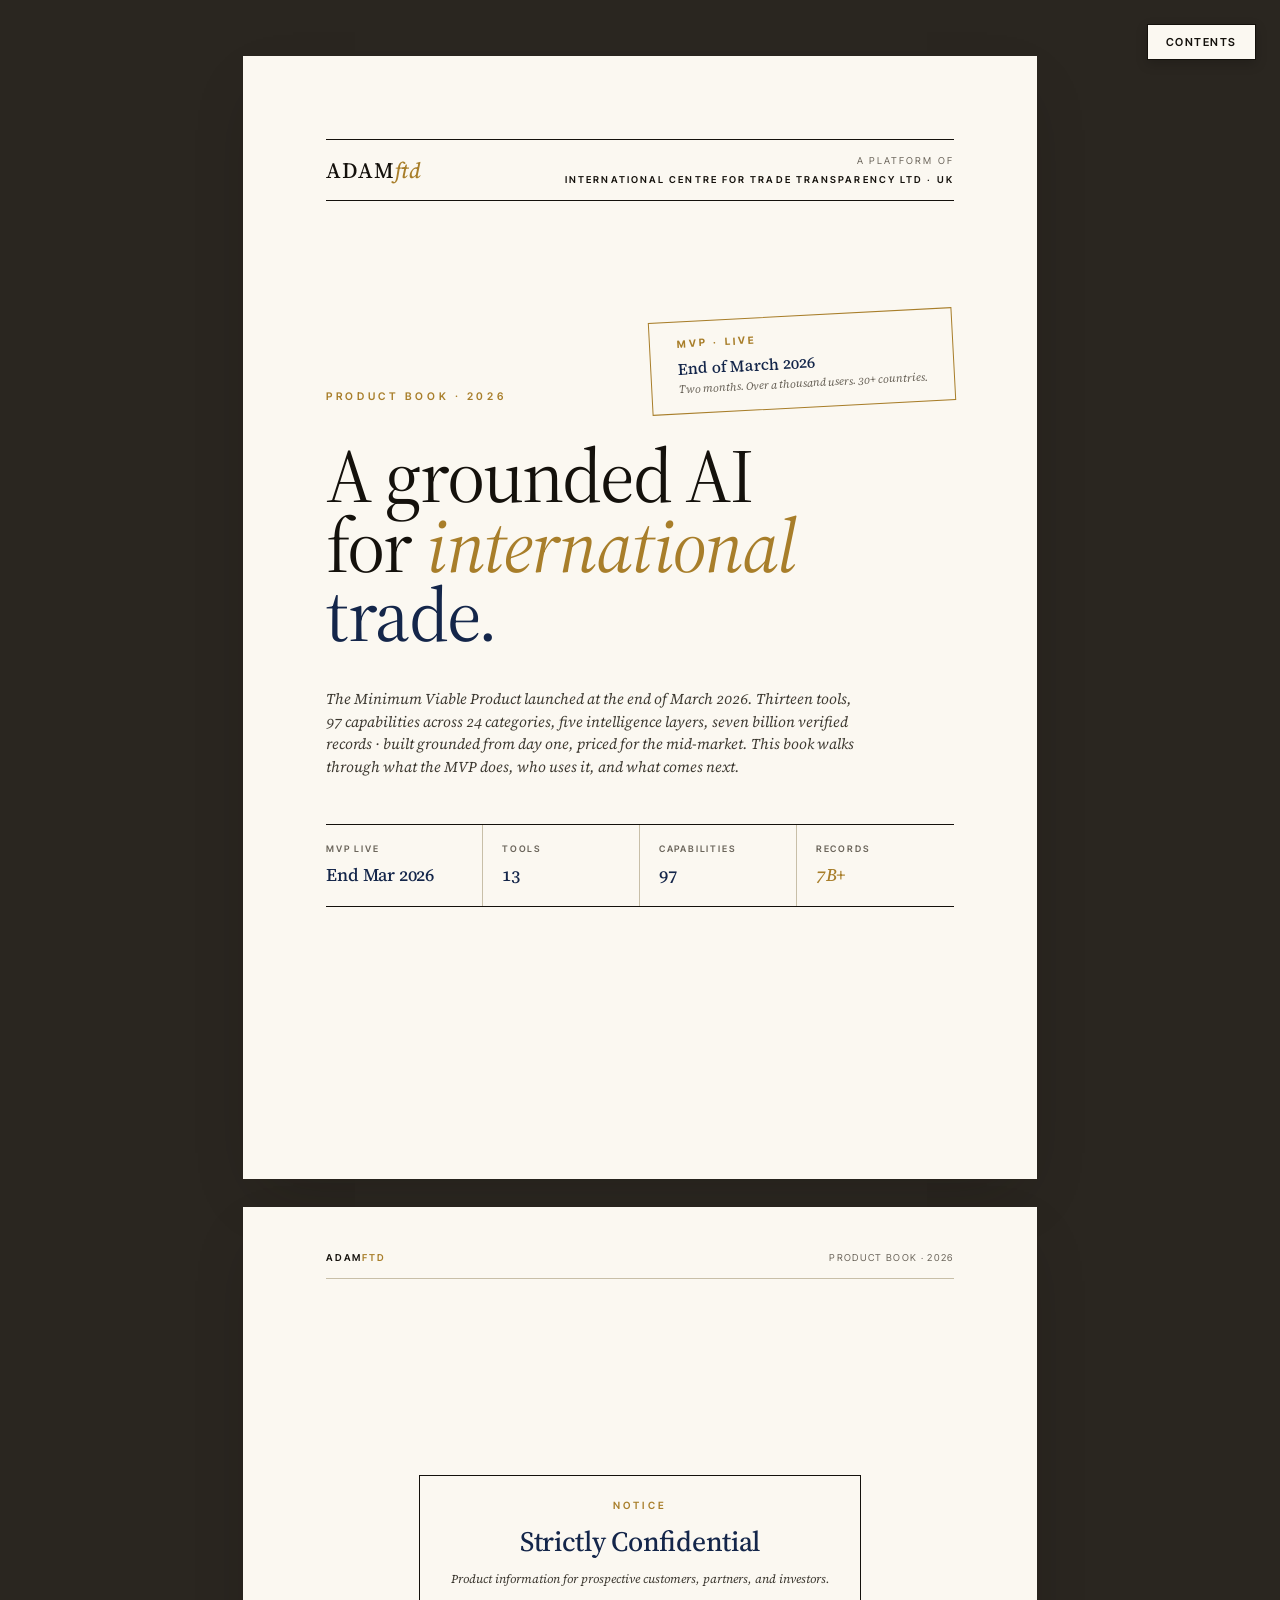
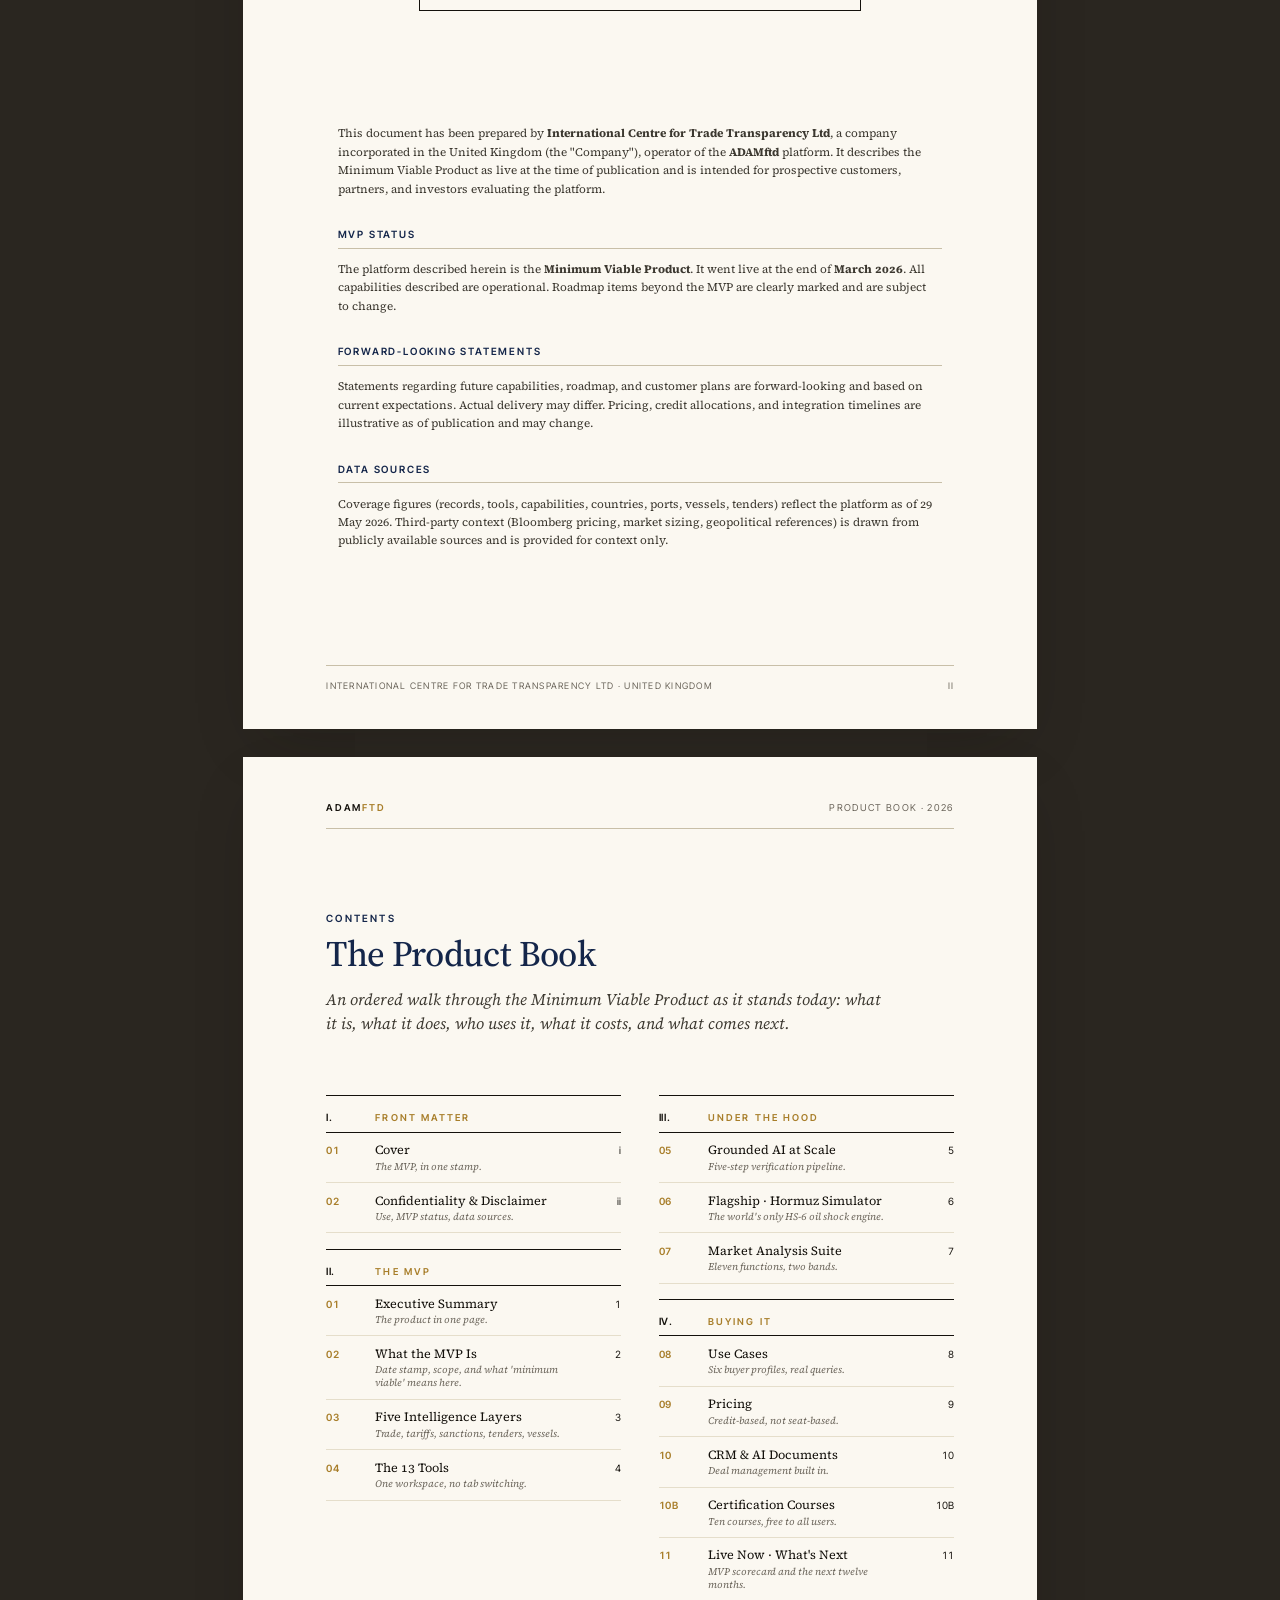
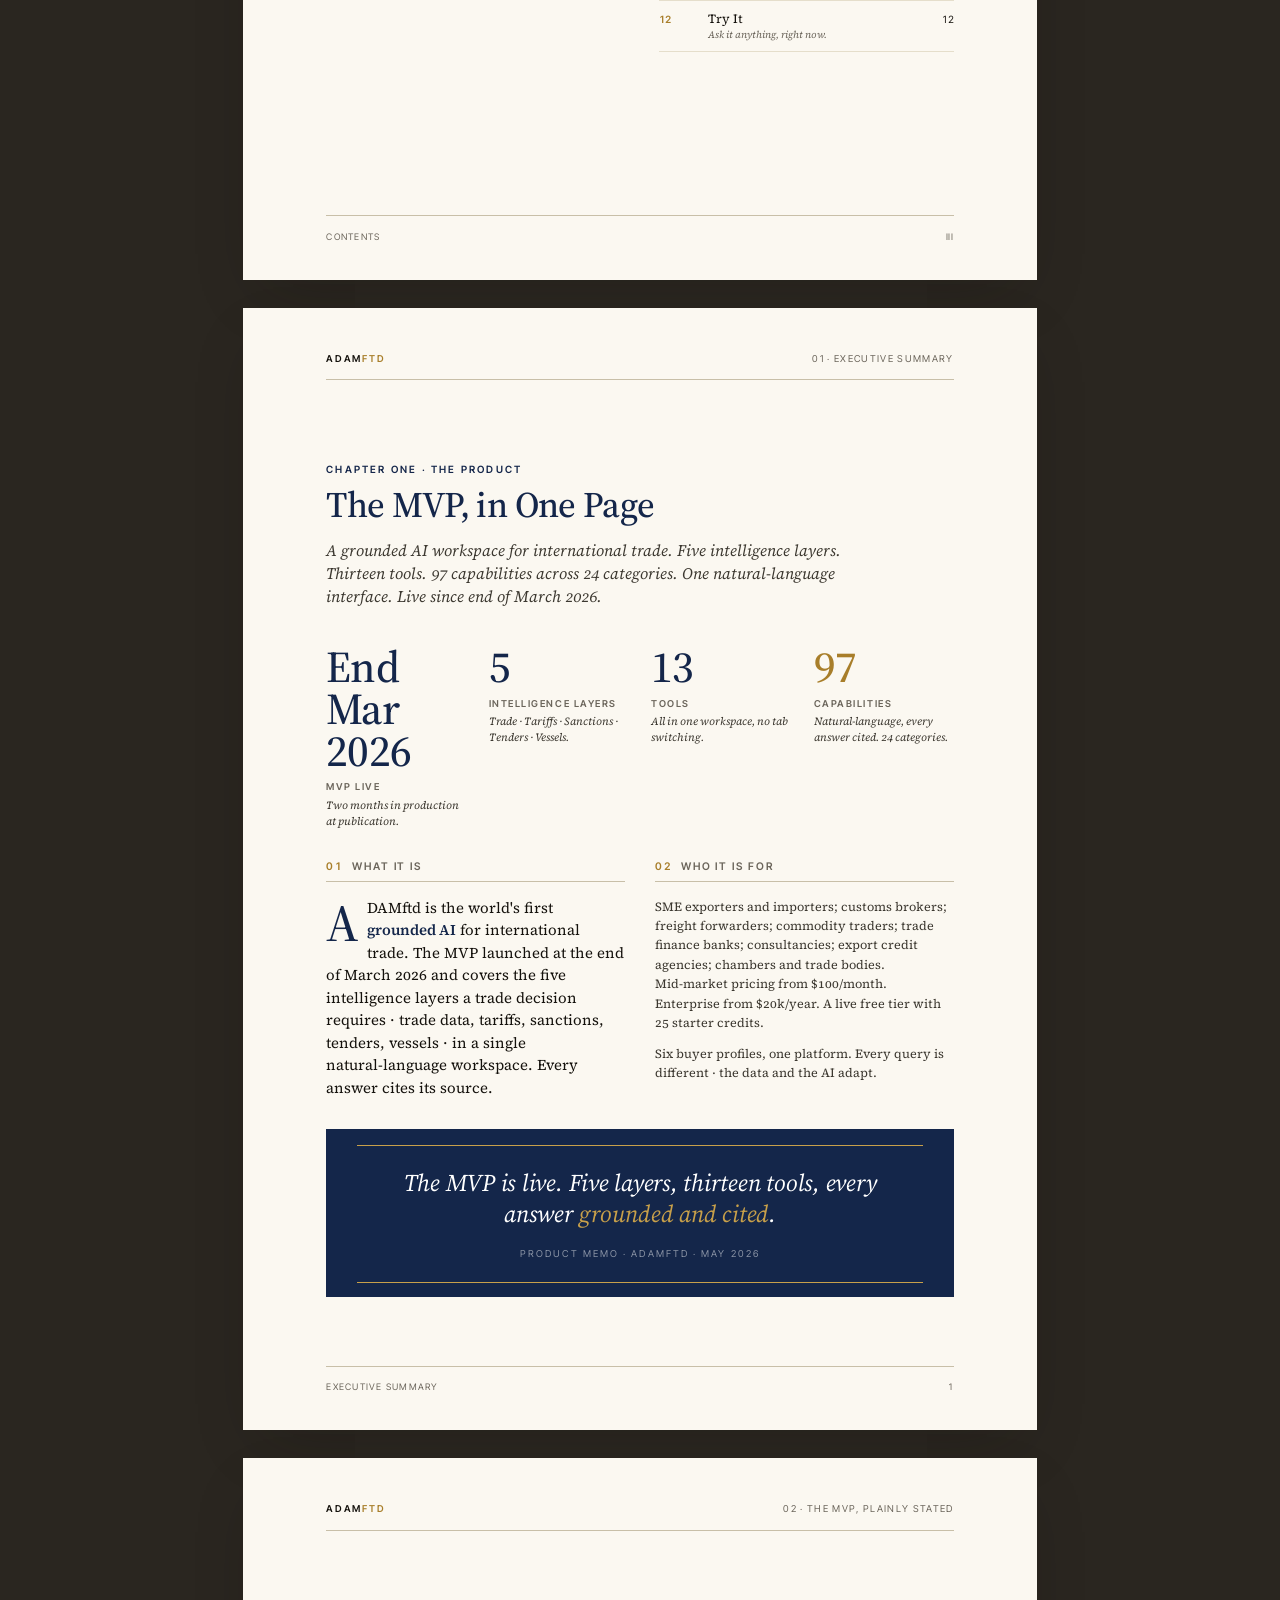
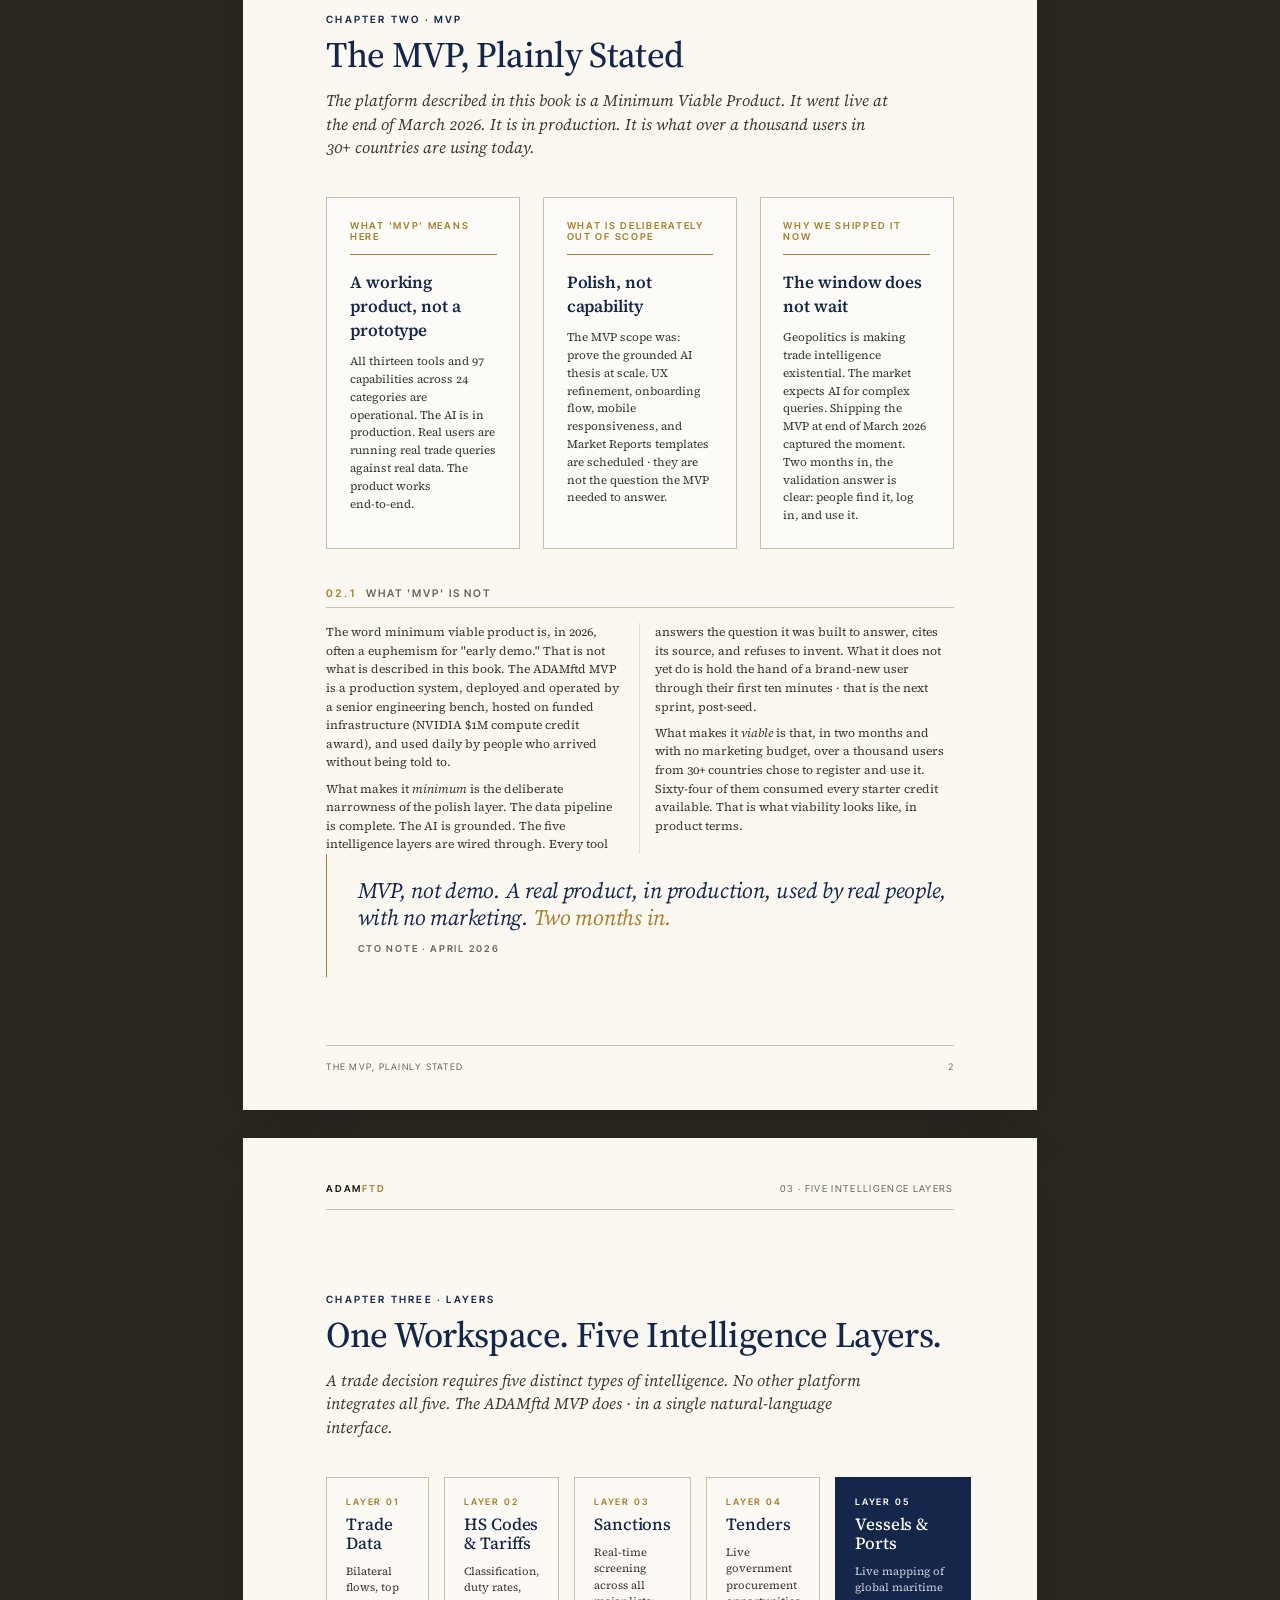
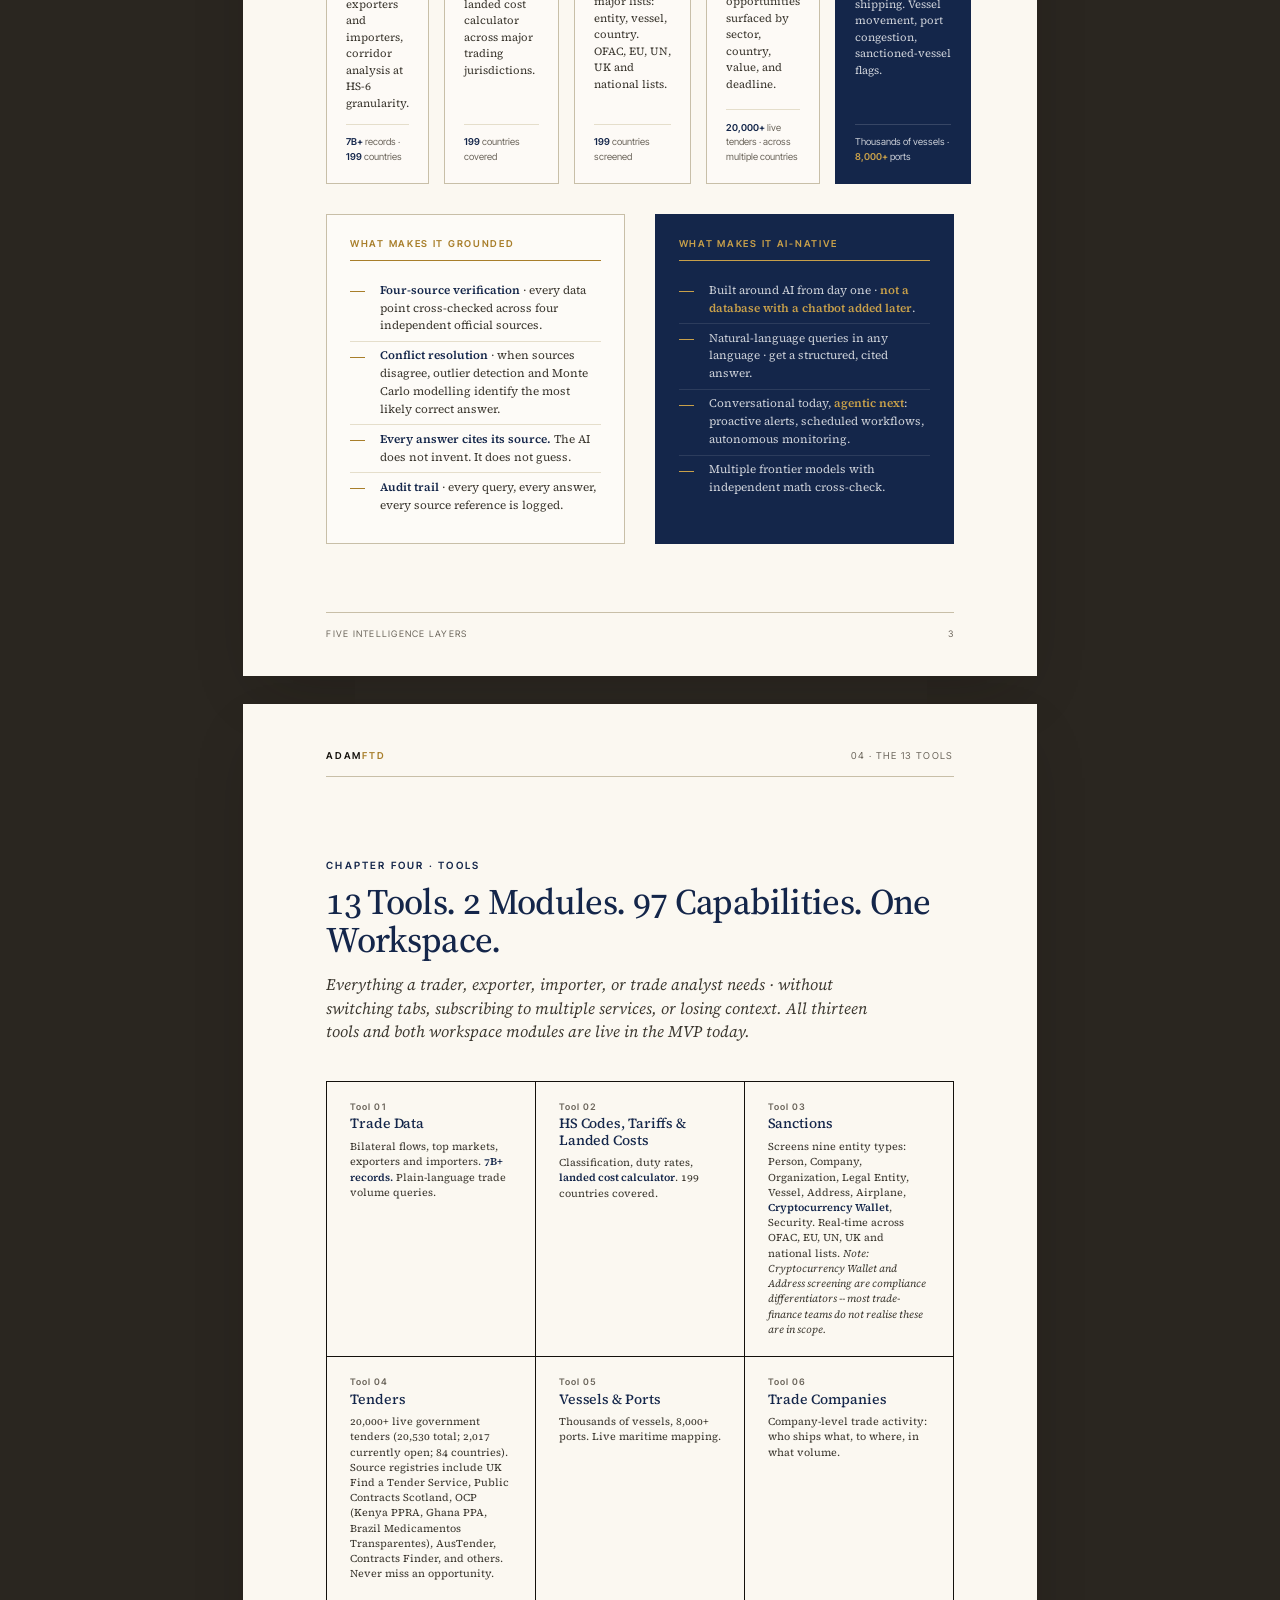
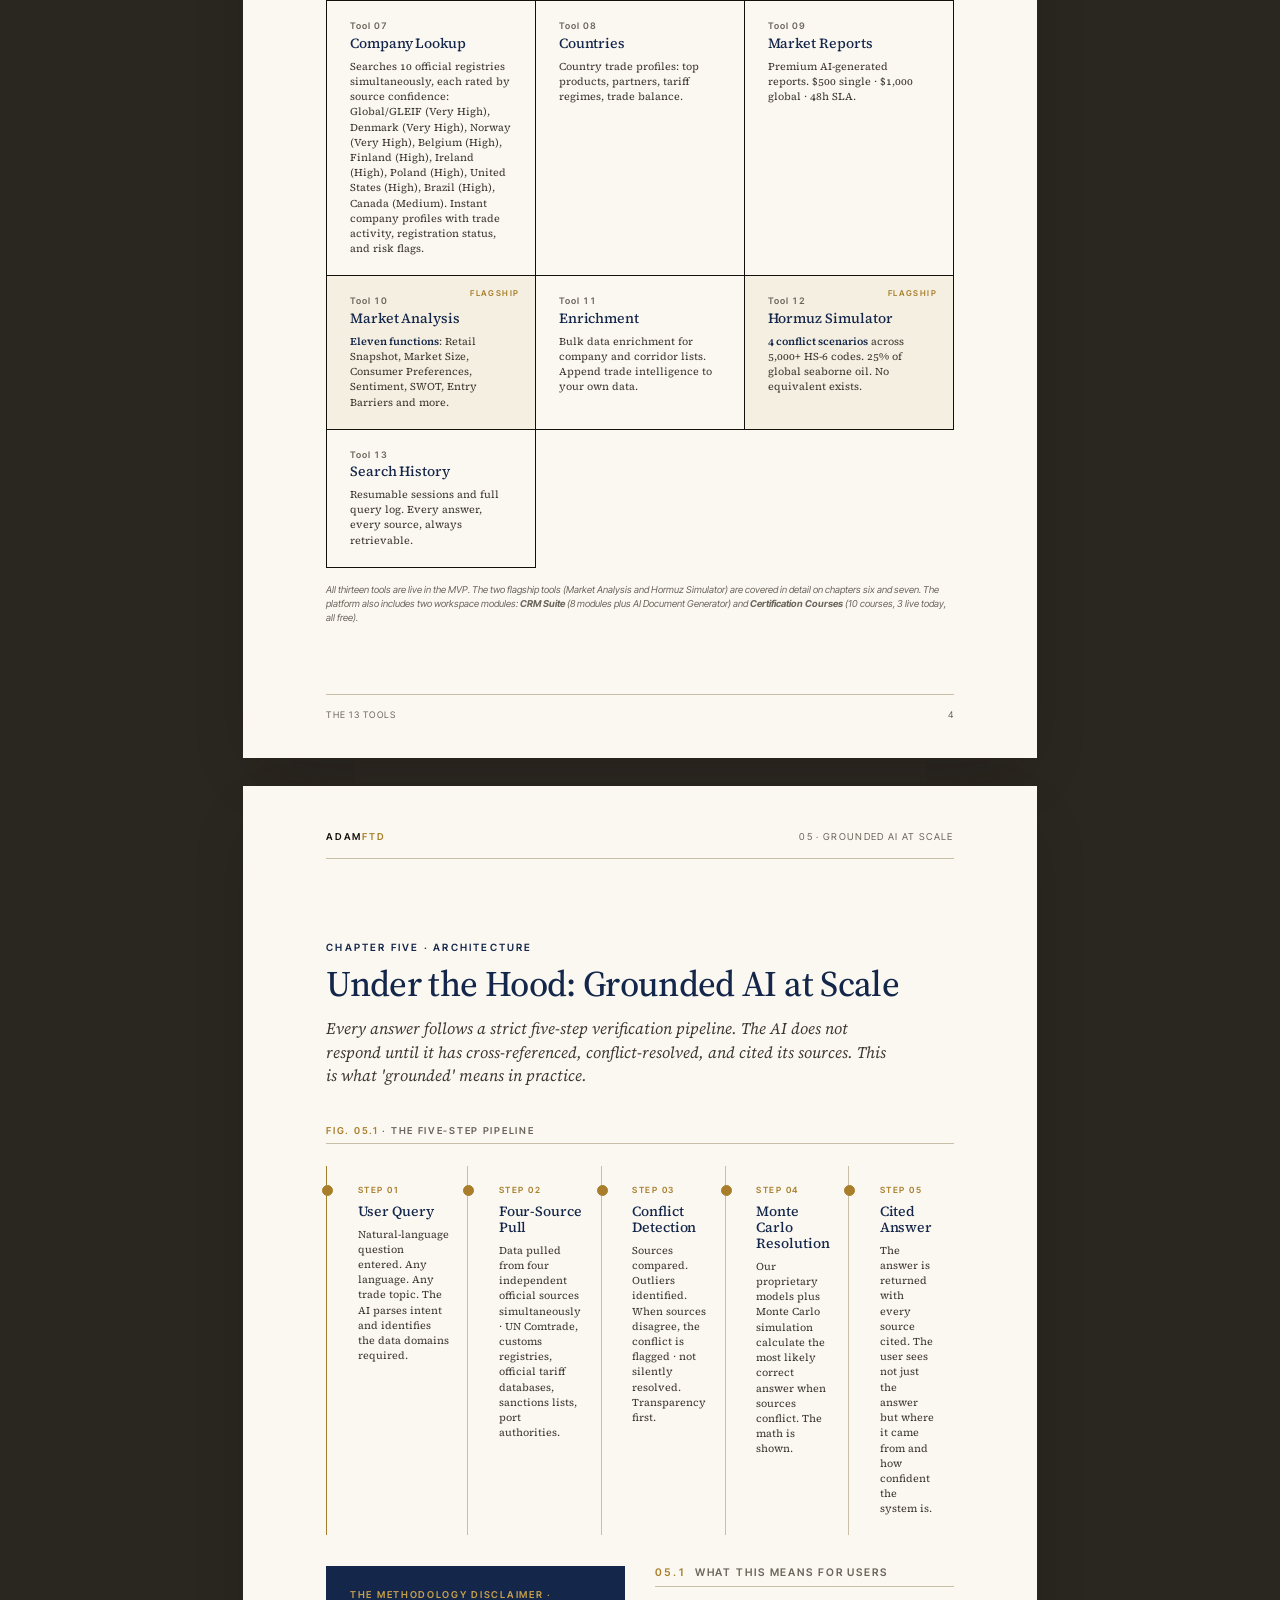
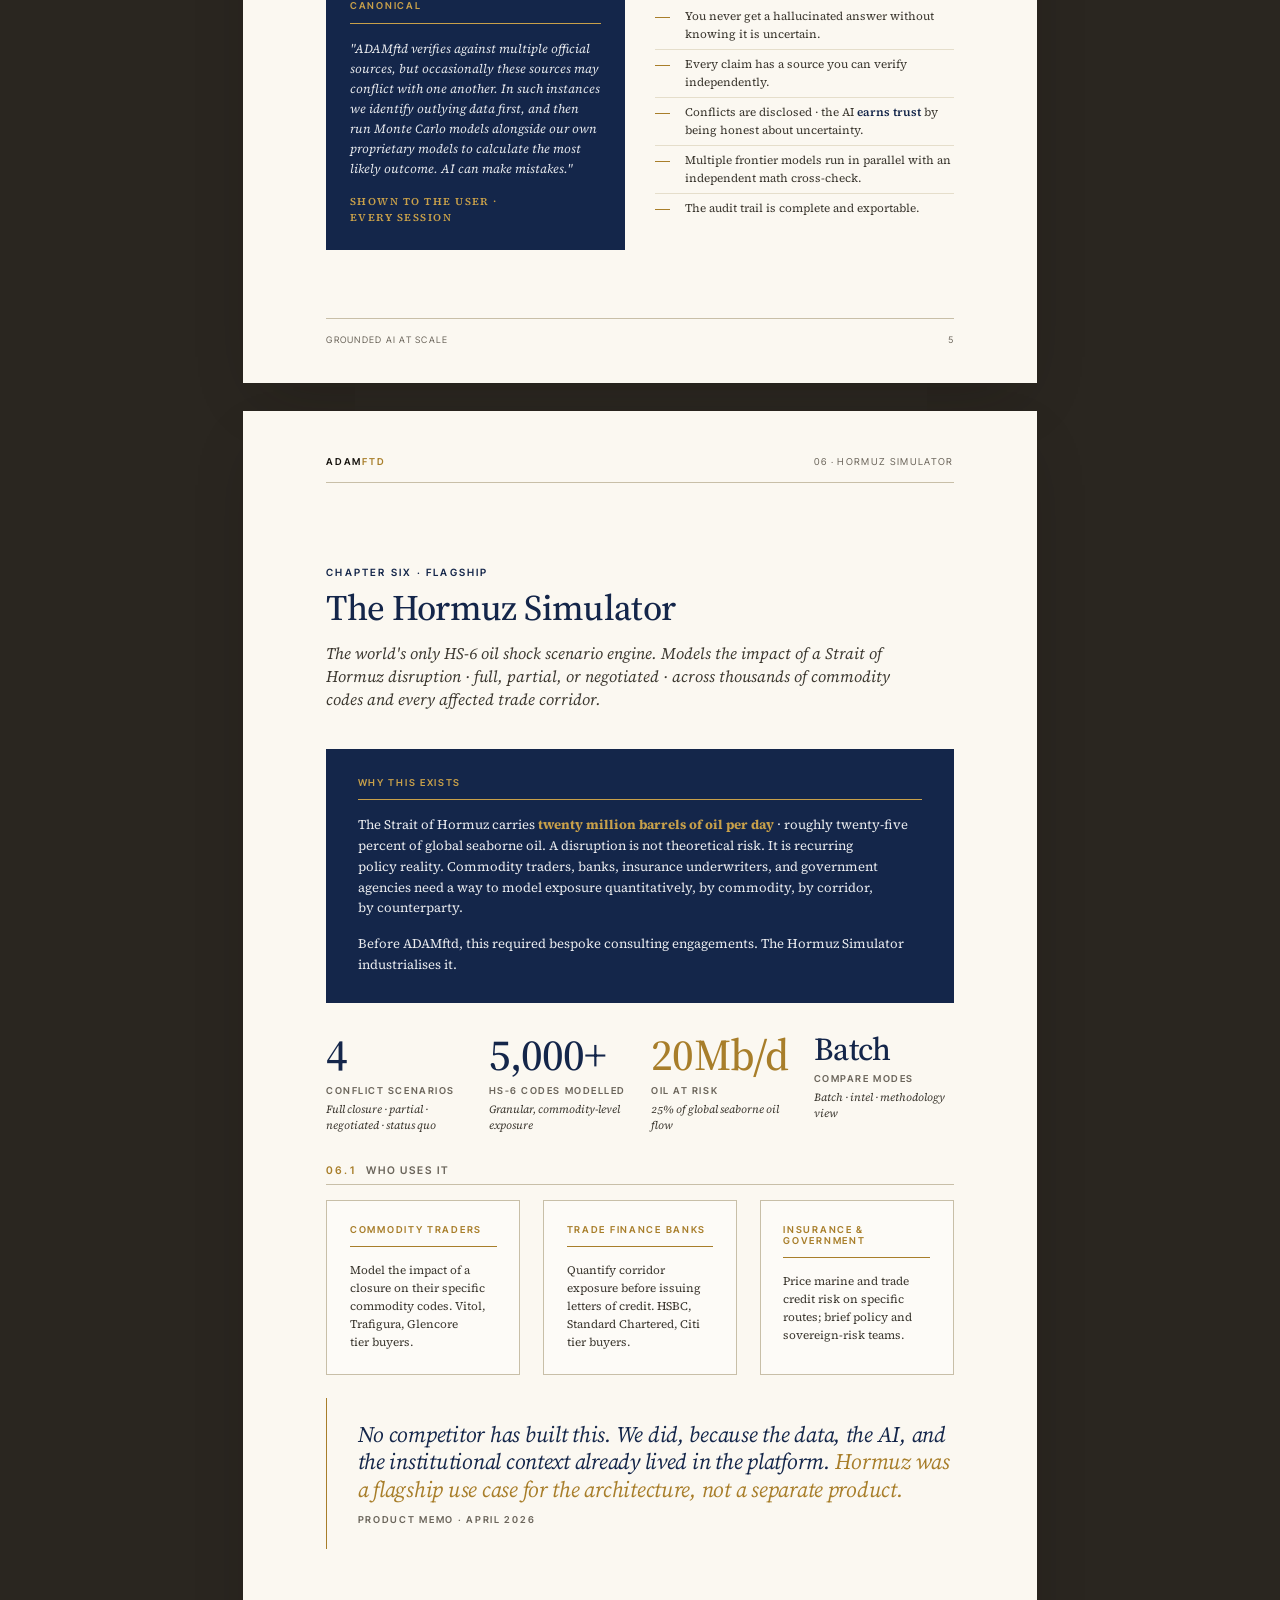
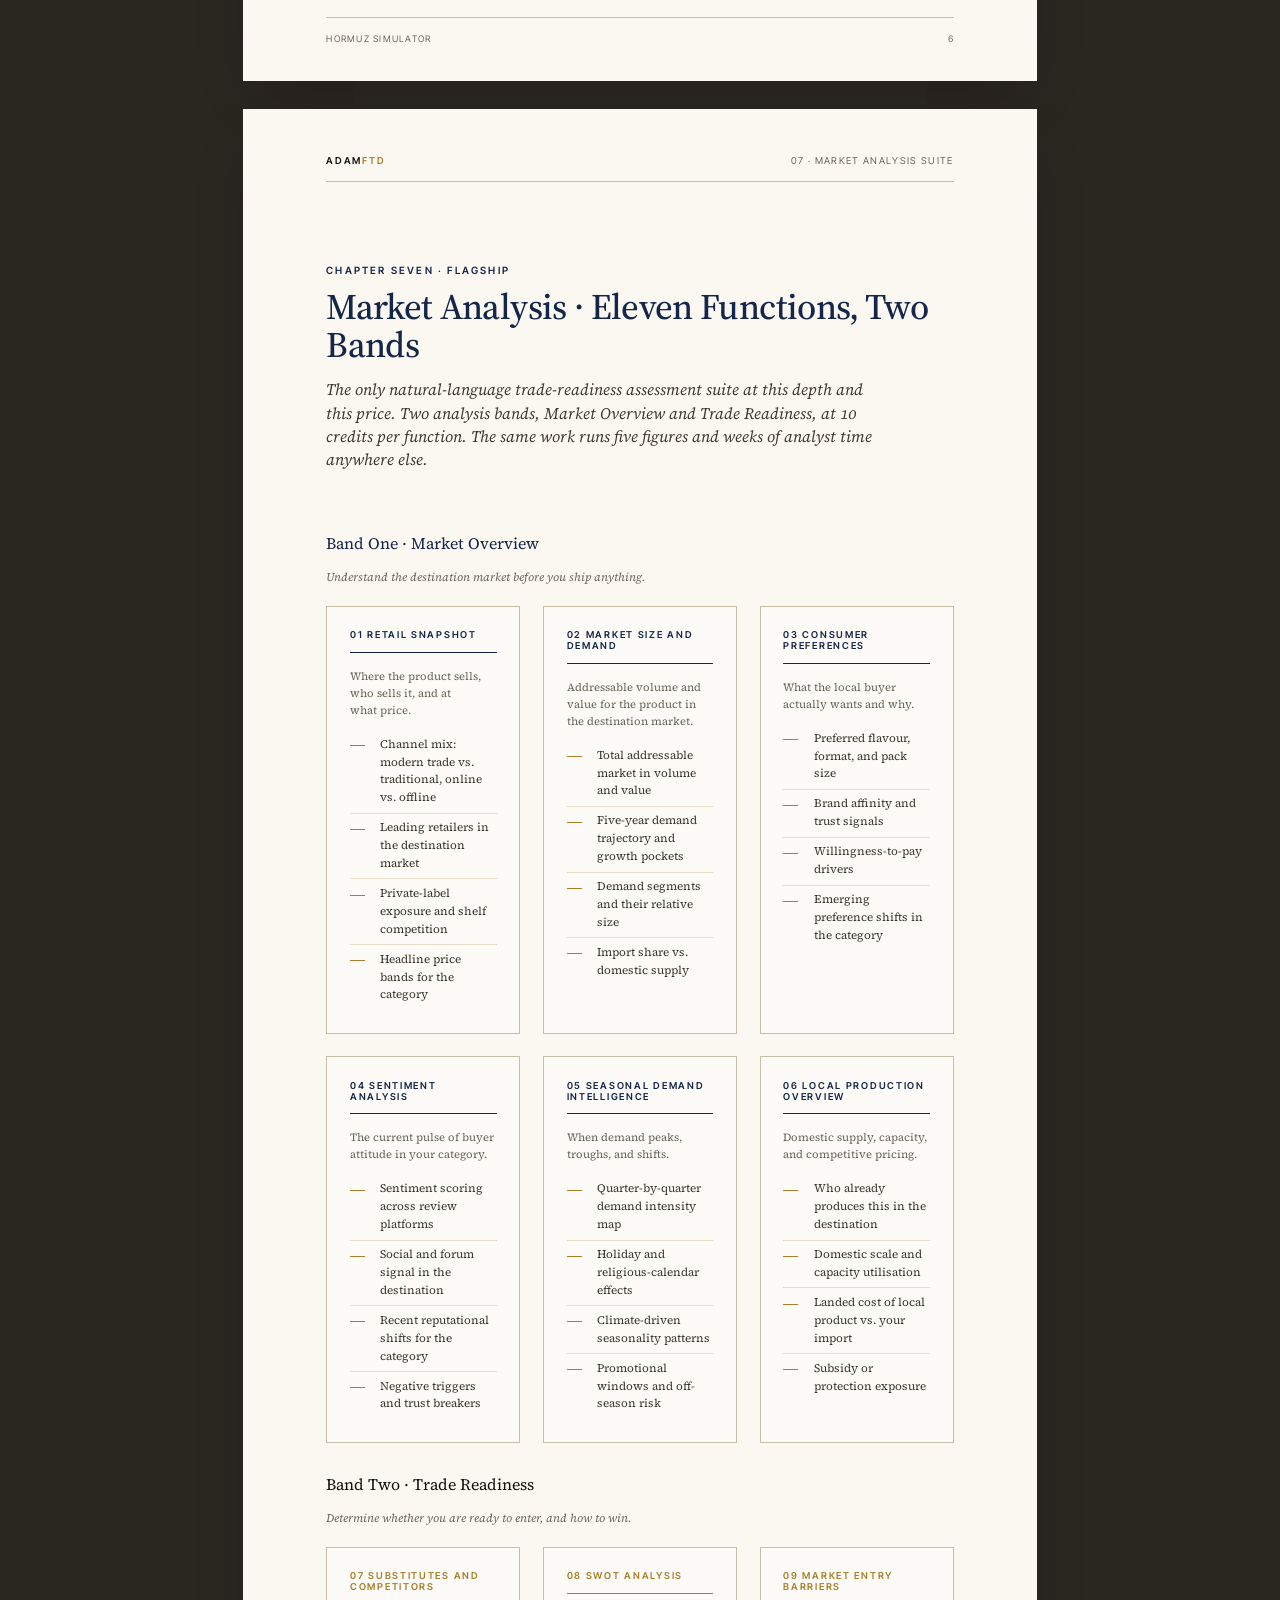
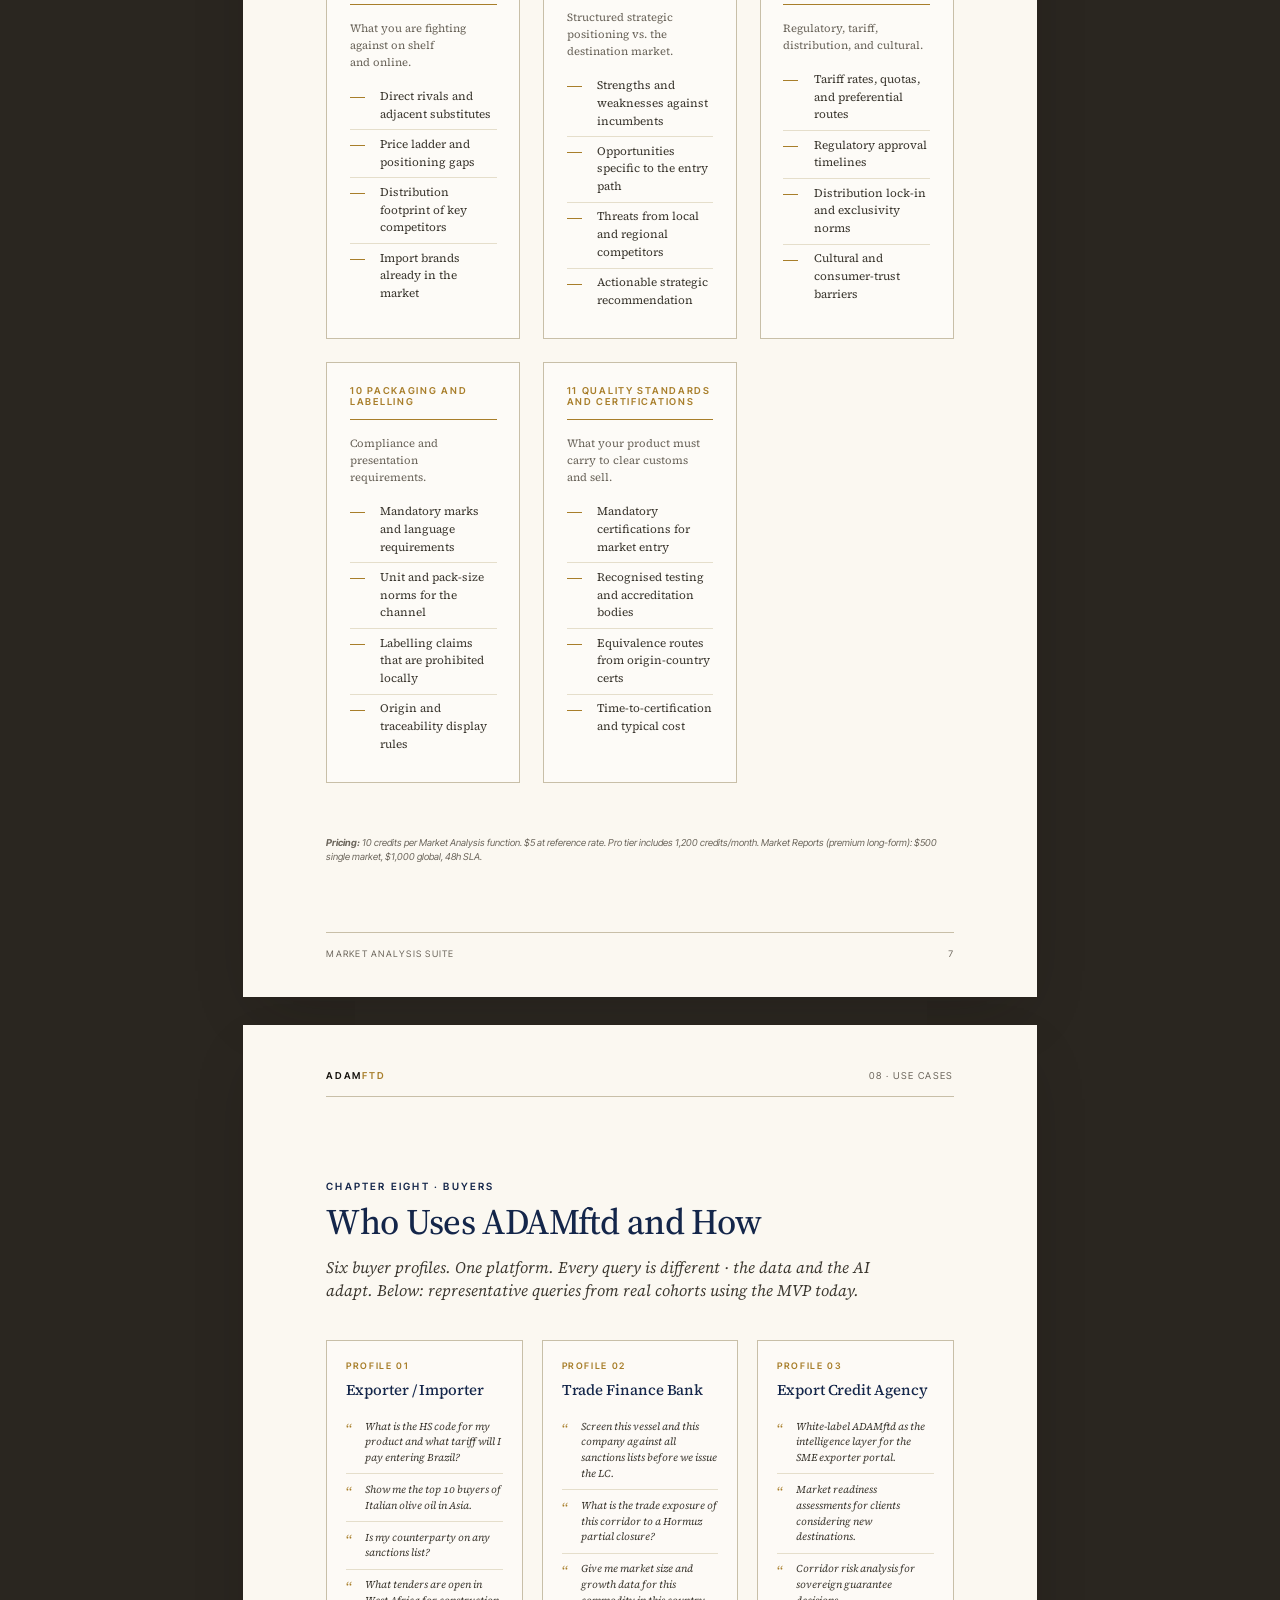
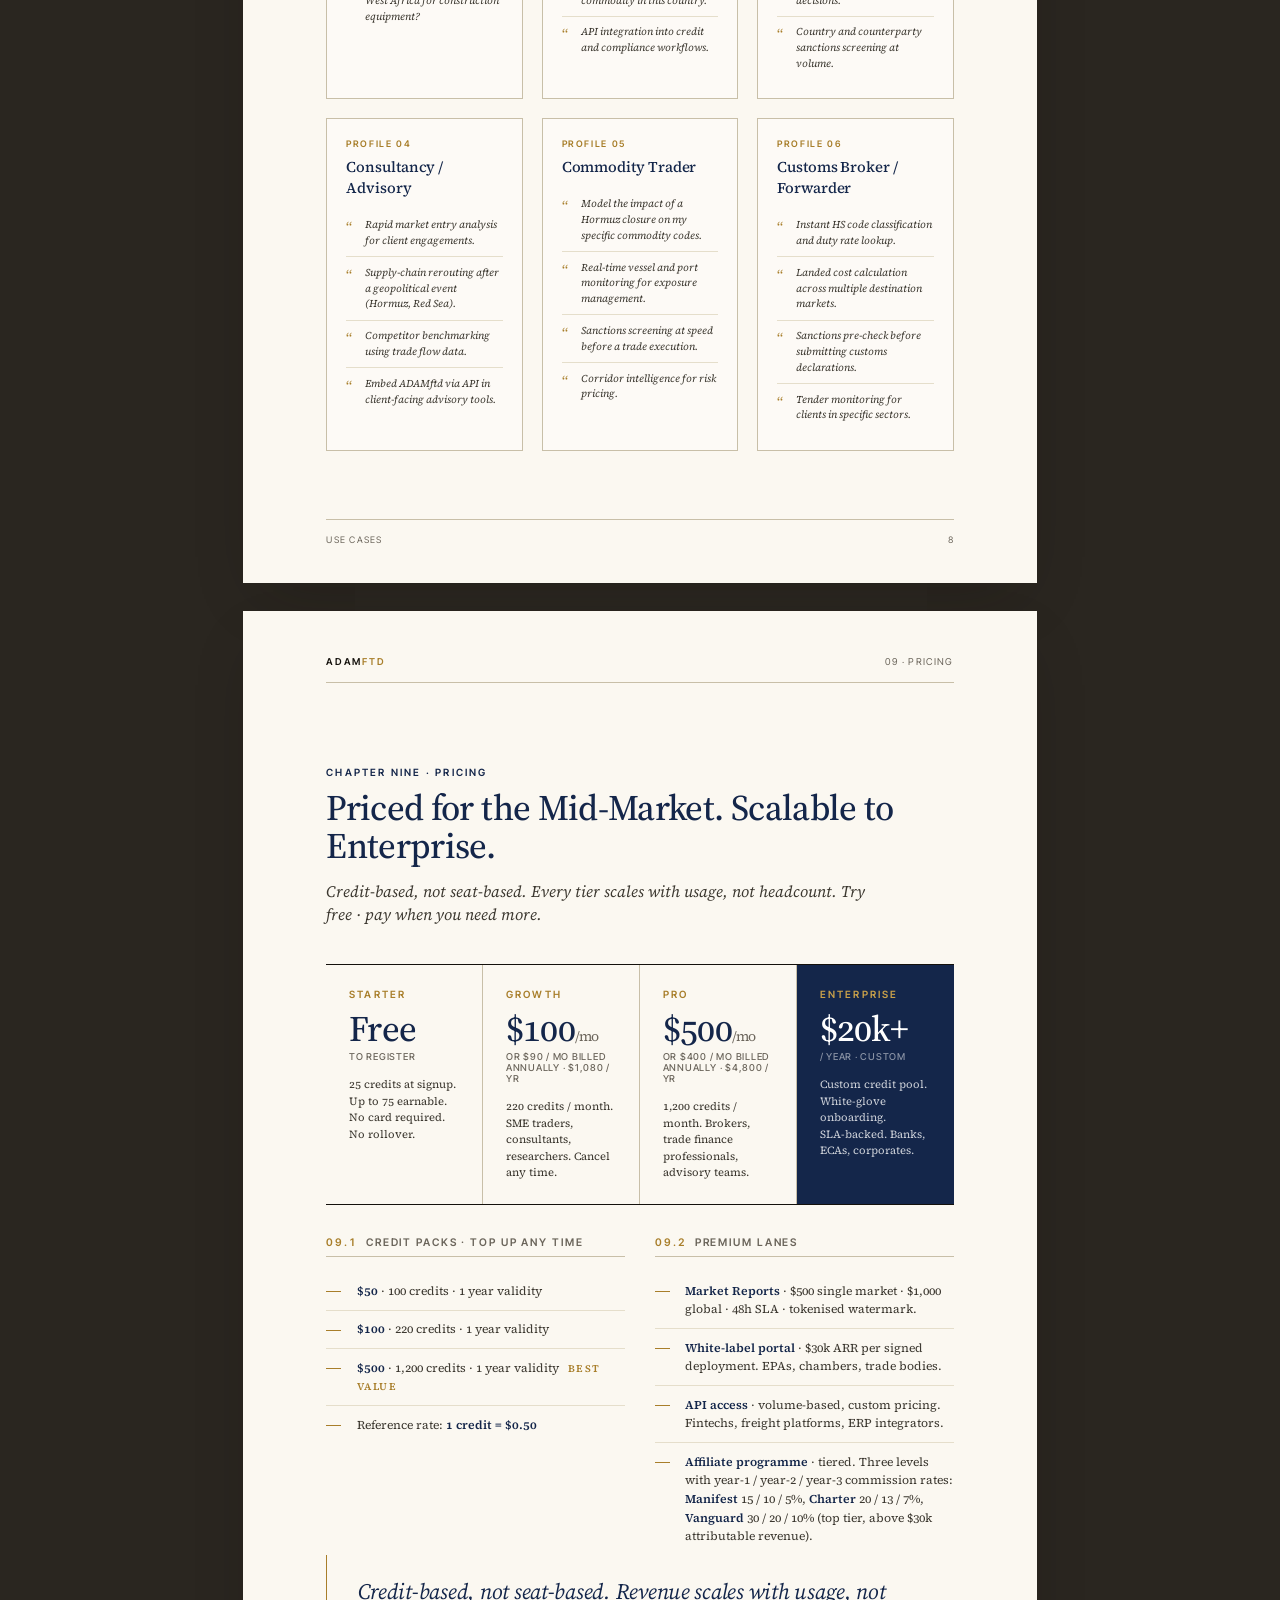
<file: product-book/ADAMftd Product Book-print.html>
<!DOCTYPE html>
<html lang="en">
<head>
<meta charset="UTF-8">
<meta name="viewport" content="width=device-width, initial-scale=1.0">
<title>ADAMftd · Product Book · The MVP</title>
<meta name="robots" content="noindex,nofollow">
<link rel="preconnect" href="https://fonts.googleapis.com">
<link rel="preconnect" href="https://fonts.gstatic.com" crossorigin>
<link href="https://fonts.googleapis.com/css2?family=Source+Serif+4:opsz,wght@8..60,300;8..60,400;8..60,500;8..60,600;8..60,700;8..60,800&family=Inter+Tight:wght@300;400;500;600;700&family=JetBrains+Mono:wght@400;500&display=swap" rel="stylesheet">
<style>
  /* ============================================================
     ADAMftd · Product Book (the MVP)
     Same editorial direction as the Investor Book.
     ============================================================ */

  :root {
    --paper: #FBF8F1;
    --paper-2: #F5F1E6;
    --ink: #14110C;
    --ink-2: #3C3830;
    --ink-3: #6B655B;
    --rule: #C8BFA8;
    --rule-soft: #E5DECB;
    --navy: #14264A;
    --navy-2: #243A65;
    --gold: #A87E2A;
    --gold-2: #C8A04A;
    --gold-soft: #EFE3C2;
    --green: #4F6B3E;
    --red: #8E2D27;
    --amber: #A85F1F;
    --shadow: 0 24px 60px -20px rgba(20,17,12,0.25);

    --serif: 'Source Serif 4', 'Iowan Old Style', Georgia, serif;
    --sans: 'Inter Tight', -apple-system, BlinkMacSystemFont, sans-serif;
    --mono: 'JetBrains Mono', ui-monospace, monospace;
  }

  * { margin: 0; padding: 0; box-sizing: border-box; }

  html, body {
    background: #2A2620;
    color: var(--ink);
    font-family: var(--serif);
    font-feature-settings: "kern", "liga", "onum";
    -webkit-font-smoothing: antialiased;
    text-rendering: optimizeLegibility;
  }

  body { padding: 56px 0 120px; }

  /* ----- PAGE ----- */
  .book { display: flex; flex-direction: column; align-items: center; gap: 28px; }
  .page {
    width: 210mm;
    min-height: 297mm;
    background: var(--paper);
    position: relative;
    box-shadow: var(--shadow);
    display: flex;
    flex-direction: column;
  }
  .page.cover, .page.close-page { overflow: hidden; }

  .pad { padding: 22mm 22mm 18mm; flex: 1; display: flex; flex-direction: column; }
  .pad-tight { padding: 16mm 22mm 14mm; }

  /* ----- RUNNING HEADER / FOOTER ----- */
  .running-head {
    display: flex; justify-content: space-between; align-items: flex-end;
    padding: 12mm 22mm 0;
    font-family: var(--sans);
    font-size: 9.5px;
    letter-spacing: 0.14em;
    text-transform: uppercase;
    color: var(--ink-3);
  }
  .running-head .wm { color: var(--ink); font-weight: 600; letter-spacing: 0.18em; }
  .running-head .wm span { color: var(--gold); }
  .running-rule { height: 0.5px; background: var(--rule); margin: 4mm 22mm 0; }

  .running-foot {
    display: flex; justify-content: space-between; align-items: center;
    padding: 0 22mm 10mm;
    font-family: var(--sans);
    font-size: 9px;
    letter-spacing: 0.14em;
    text-transform: uppercase;
    color: var(--ink-3);
  }
  .running-foot .pgnum { font-variant-numeric: tabular-nums; letter-spacing: 0.08em; }
  .running-foot-rule { height: 0.5px; background: var(--rule); margin: 0 22mm 4mm; }

  /* ----- TYPOGRAPHY ----- */
  .eyebrow {
    font-family: var(--sans);
    font-size: 10px;
    font-weight: 600;
    letter-spacing: 0.22em;
    text-transform: uppercase;
    color: var(--gold);
  }
  .eyebrow-navy { color: var(--navy); }

  h2.section {
    font-family: var(--serif);
    font-weight: 500;
    font-size: 36px;
    line-height: 1.05;
    letter-spacing: -0.018em;
    color: var(--navy);
    margin-bottom: 4mm;
  }
  h2.section em { font-style: italic; color: var(--gold); }
  .section-deck {
    font-family: var(--serif);
    font-size: 16px;
    line-height: 1.45;
    color: var(--ink-2);
    font-style: italic;
    max-width: 150mm;
    margin-bottom: 10mm;
  }

  h3 {
    font-family: var(--serif);
    font-weight: 600;
    font-size: 17px;
    color: var(--navy);
    letter-spacing: -0.005em;
    margin-bottom: 3mm;
  }
  h3.smallcaps {
    font-family: var(--sans);
    font-size: 10.5px;
    font-weight: 600;
    text-transform: uppercase;
    letter-spacing: 0.18em;
    color: var(--ink-3);
    margin-bottom: 4mm;
    padding-bottom: 2mm;
    border-bottom: 0.5px solid var(--rule);
  }
  h3.smallcaps .num { color: var(--gold); margin-right: 8px; font-variant-numeric: tabular-nums; }

  p, .body-copy {
    font-family: var(--serif);
    font-size: 12.5px;
    line-height: 1.55;
    color: var(--ink-2);
    text-wrap: pretty;
  }
  p + p { margin-top: 3mm; }
  .lede {
    font-size: 15px;
    line-height: 1.5;
    color: var(--ink);
    font-weight: 400;
  }
  .lede .drop {
    float: left;
    font-family: var(--serif);
    font-weight: 500;
    font-size: 52px;
    line-height: 0.85;
    color: var(--navy);
    padding: 4px 8px 0 0;
    font-style: normal;
  }

  /* ----- UI BITS ----- */
  .hairline { height: 0.5px; background: var(--rule); }
  .gold-rule { height: 1px; background: var(--gold); }
  .pull-rule { width: 28mm; height: 1px; background: var(--gold); margin: 6mm 0; }

  .figure-num {
    font-family: var(--sans);
    font-size: 9.5px;
    font-weight: 600;
    letter-spacing: 0.18em;
    text-transform: uppercase;
    color: var(--ink-3);
  }
  .figure-num span { color: var(--gold); }
  .caption {
    font-family: var(--sans);
    font-size: 9.5px;
    line-height: 1.5;
    color: var(--ink-3);
    font-style: italic;
  }

  /* ----- METRIC ----- */
  .metric { display: flex; flex-direction: column; gap: 2px; }
  .metric .num {
    font-family: var(--serif);
    font-weight: 500;
    font-size: 44px;
    line-height: 0.95;
    color: var(--navy);
    letter-spacing: -0.02em;
    font-variant-numeric: tabular-nums lining-nums;
  }
  .metric .num.gold { color: var(--gold); }
  .metric .num.sm { font-size: 32px; }
  .metric .num.lg { font-size: 60px; }
  .metric .lbl {
    font-family: var(--sans);
    font-size: 9.5px;
    font-weight: 600;
    letter-spacing: 0.16em;
    text-transform: uppercase;
    color: var(--ink-3);
    margin-top: 2mm;
  }
  .metric .note {
    font-family: var(--serif);
    font-size: 11px;
    line-height: 1.45;
    color: var(--ink-2);
    font-style: italic;
    margin-top: 1mm;
  }

  /* ----- LIST ----- */
  ul.editorial { list-style: none; padding: 0; }
  ul.editorial li {
    font-family: var(--serif);
    font-size: 12px;
    line-height: 1.55;
    color: var(--ink-2);
    padding: 2.5mm 0 2.5mm 8mm;
    position: relative;
    border-bottom: 0.5px solid var(--rule-soft);
  }
  ul.editorial li:last-child { border-bottom: none; }
  ul.editorial li::before {
    content: '';
    position: absolute; left: 0; top: 5mm;
    width: 4mm; height: 0.5px; background: var(--gold);
  }
  ul.editorial li strong { color: var(--navy); font-weight: 600; }
  ul.tight li { padding: 1.5mm 0 1.5mm 8mm; font-size: 11.5px; }
  ul.tight li::before { top: 4mm; }

  /* ----- CARD ----- */
  .card-ed {
    border: 0.5px solid var(--rule);
    background: rgba(255,255,255,0.4);
    padding: 6mm;
    display: flex;
    flex-direction: column;
  }
  .card-ed .card-eyebrow {
    font-family: var(--sans);
    font-size: 9.5px;
    font-weight: 600;
    letter-spacing: 0.18em;
    text-transform: uppercase;
    color: var(--gold);
    padding-bottom: 3mm;
    border-bottom: 0.5px solid var(--gold);
    margin-bottom: 4mm;
  }
  .card-ed.dark {
    background: var(--navy);
    border-color: var(--navy);
    color: rgba(255,255,255,0.85);
  }
  .card-ed.dark .card-eyebrow { color: var(--gold-2); border-bottom-color: var(--gold-2); }
  .card-ed.dark p,
  .card-ed.dark .body-copy { color: rgba(255,255,255,0.82); }
  .card-ed.dark h3 { color: #fff; }
  .card-ed.dark ul.editorial li { color: rgba(255,255,255,0.78); border-color: rgba(255,255,255,0.1); }
  .card-ed.dark ul.editorial li strong { color: var(--gold-2); }
  .card-ed.dark ul.editorial li::before { background: var(--gold-2); }

  /* ----- GRID ----- */
  .grid { display: grid; gap: 6mm; }
  .grid-2 { grid-template-columns: 1fr 1fr; }
  .grid-3 { grid-template-columns: repeat(3, 1fr); }
  .grid-4 { grid-template-columns: repeat(4, 1fr); }
  .grid-5 { grid-template-columns: repeat(5, 1fr); }

  /* ----- COLUMNS (editorial body) ----- */
  .twocol {
    column-count: 2;
    column-gap: 8mm;
    column-rule: 0.5px solid var(--rule-soft);
  }
  .twocol p { font-size: 12px; line-height: 1.55; }
  .twocol p + p { margin-top: 2mm; }

  /* ----- TABLES ----- */
  table.editorial {
    width: 100%;
    border-collapse: collapse;
    font-family: var(--sans);
    font-size: 11px;
    color: var(--ink-2);
  }
  table.editorial thead th {
    text-align: left;
    font-weight: 600;
    font-size: 9.5px;
    letter-spacing: 0.14em;
    text-transform: uppercase;
    color: var(--ink-3);
    padding: 6px 8px 6px 0;
    border-top: 1px solid var(--ink);
    border-bottom: 0.5px solid var(--ink);
  }
  table.editorial tbody td {
    padding: 7px 8px 7px 0;
    border-bottom: 0.5px solid var(--rule-soft);
    vertical-align: top;
    line-height: 1.45;
  }
  table.editorial tbody tr:last-child td { border-bottom: 0.5px solid var(--ink); }
  table.editorial td.num,
  table.editorial th.num { text-align: right; font-variant-numeric: tabular-nums lining-nums; }
  table.editorial td.b { color: var(--navy); font-weight: 600; }
  table.editorial td.accent { color: var(--gold); font-weight: 600; }

  /* ----- PULL ----- */
  .pull {
    font-family: var(--serif);
    font-size: 22px;
    line-height: 1.25;
    color: var(--navy);
    font-weight: 400;
    letter-spacing: -0.012em;
    padding: 6mm 0 6mm 8mm;
    border-left: 1px solid var(--gold);
    font-style: italic;
  }
  .pull em { color: var(--gold); font-style: italic; }
  .pull-attr {
    font-family: var(--sans);
    font-size: 9.5px;
    font-weight: 600;
    letter-spacing: 0.18em;
    text-transform: uppercase;
    color: var(--ink-3);
    margin-top: 3mm;
    font-style: normal;
  }

  .quote-box {
    background: var(--navy);
    color: #fff;
    padding: 10mm 12mm;
    text-align: center;
    position: relative;
  }
  .quote-box::before, .quote-box::after {
    content: ''; position: absolute; left: 8mm; right: 8mm; height: 0.5px;
    background: var(--gold-2);
  }
  .quote-box::before { top: 4mm; }
  .quote-box::after { bottom: 4mm; }
  .quote-box .qt {
    font-family: var(--serif);
    font-size: 24px;
    line-height: 1.3;
    font-weight: 400;
    letter-spacing: -0.01em;
    color: #fff;
    font-style: italic;
  }
  .quote-box .qt em { color: var(--gold-2); font-style: italic; }
  .quote-box .qt-attr {
    font-family: var(--sans);
    font-size: 9.5px;
    letter-spacing: 0.22em;
    text-transform: uppercase;
    color: rgba(255,255,255,0.5);
    margin-top: 5mm;
  }

  /* ============================================================
     COVER PAGE
     ============================================================ */
  .cover {
    background: var(--paper);
    position: relative;
    padding: 22mm;
    display: flex;
    flex-direction: column;
  }
  .cover-mark {
    display: flex; justify-content: space-between; align-items: center;
    border-top: 0.5px solid var(--ink);
    border-bottom: 0.5px solid var(--ink);
    padding: 4mm 0;
  }
  .cover-brand {
    font-family: var(--serif);
    font-weight: 500;
    font-size: 22px;
    color: var(--ink);
    letter-spacing: 0.04em;
  }
  .cover-brand span { color: var(--gold); font-style: italic; }
  .cover-rt {
    font-family: var(--sans);
    font-size: 9.5px;
    letter-spacing: 0.22em;
    text-transform: uppercase;
    color: var(--ink-3);
    text-align: right;
  }
  .cover-rt strong { color: var(--ink); display: block; font-weight: 600; margin-top: 2mm; }

  .cover-body { flex: 1; display: flex; flex-direction: column; justify-content: center; position: relative; }
  .cover-eyebrow {
    font-family: var(--sans);
    font-size: 10.5px;
    letter-spacing: 0.34em;
    text-transform: uppercase;
    color: var(--gold);
    font-weight: 600;
    margin-bottom: 10mm;
  }
  .cover-title {
    font-family: var(--serif);
    font-weight: 400;
    font-size: 76px;
    line-height: 0.92;
    letter-spacing: -0.025em;
    color: var(--ink);
    margin-bottom: 10mm;
  }
  .cover-title em { font-style: italic; color: var(--gold); font-weight: 400; }
  .cover-title .navy { color: var(--navy); }
  .cover-sub {
    font-family: var(--serif);
    font-size: 15px;
    line-height: 1.5;
    color: var(--ink-2);
    font-style: italic;
    max-width: 140mm;
    margin-bottom: 12mm;
  }
  .cover-meta-grid {
    display: grid;
    grid-template-columns: repeat(4, 1fr);
    border-top: 0.5px solid var(--ink);
    border-bottom: 0.5px solid var(--ink);
  }
  .cover-meta-cell {
    padding: 5mm 0;
    border-right: 0.5px solid var(--rule);
    padding-right: 5mm;
  }
  .cover-meta-cell:last-child { border-right: none; padding-right: 0; padding-left: 5mm; }
  .cover-meta-cell:not(:first-child) { padding-left: 5mm; }
  .cover-meta-lbl {
    font-family: var(--sans);
    font-size: 9px;
    letter-spacing: 0.2em;
    text-transform: uppercase;
    color: var(--ink-3);
    font-weight: 600;
    margin-bottom: 2mm;
  }
  .cover-meta-val {
    font-family: var(--serif);
    font-size: 18px;
    color: var(--navy);
    font-weight: 500;
    letter-spacing: -0.01em;
    font-variant-numeric: tabular-nums;
  }
  .cover-meta-val em { color: var(--gold); font-style: italic; }

  /* MVP stamp on cover */
  .mvp-stamp {
    position: absolute;
    right: 0; top: 30mm;
    border: 1.5px solid var(--gold);
    padding: 4mm 7mm;
    transform: rotate(-3deg);
    background: var(--paper);
  }
  .mvp-stamp .mvp-label {
    font-family: var(--sans);
    font-size: 10px;
    letter-spacing: 0.32em;
    text-transform: uppercase;
    color: var(--gold);
    font-weight: 700;
    margin-bottom: 2mm;
  }
  .mvp-stamp .mvp-date {
    font-family: var(--serif);
    font-size: 16px;
    color: var(--navy);
    font-weight: 500;
    letter-spacing: -0.005em;
  }
  .mvp-stamp .mvp-sub {
    font-family: var(--serif);
    font-size: 11px;
    color: var(--ink-3);
    font-style: italic;
    margin-top: 1mm;
  }

  /* ============================================================
     CONFIDENTIALITY + CONTENTS
     ============================================================ */
  .conf-stamp {
    border: 0.5px solid var(--ink);
    padding: 6mm 8mm;
    text-align: center;
    margin: 30mm auto;
    max-width: 140mm;
  }
  .conf-stamp .stamp-eyebrow {
    font-family: var(--sans);
    font-size: 10px;
    letter-spacing: 0.32em;
    text-transform: uppercase;
    color: var(--gold);
    font-weight: 600;
    margin-bottom: 3mm;
  }
  .conf-stamp .stamp-title {
    font-family: var(--serif);
    font-size: 28px;
    color: var(--navy);
    font-weight: 500;
    letter-spacing: -0.01em;
    margin-bottom: 3mm;
  }
  .conf-stamp .stamp-sub {
    font-family: var(--serif);
    font-size: 12px;
    color: var(--ink-2);
    font-style: italic;
  }
  .conf-body p {
    font-size: 11.5px;
    color: var(--ink-2);
    line-height: 1.6;
    margin-bottom: 3mm;
  }
  .conf-body h4 {
    font-family: var(--sans);
    font-size: 10px;
    letter-spacing: 0.18em;
    text-transform: uppercase;
    color: var(--navy);
    font-weight: 600;
    margin: 8mm 0 3mm;
    padding-bottom: 2mm;
    border-bottom: 0.5px solid var(--rule);
  }

  .toc-grid {
    display: grid;
    grid-template-columns: 1fr 1fr;
    gap: 0 10mm;
    margin-top: 6mm;
  }
  .toc-row {
    display: grid;
    grid-template-columns: 10mm 1fr 10mm;
    align-items: baseline;
    padding: 2.5mm 0;
    border-bottom: 0.5px solid var(--rule-soft);
    gap: 3mm;
  }
  .toc-row.section-head { border-bottom: 0.5px solid var(--ink); padding: 4mm 0 2mm; border-top: 0.5px solid var(--ink); margin-top: 4mm; }
  .toc-row.section-head:first-child { margin-top: 0; }
  .toc-row.section-head .toc-num,
  .toc-row.section-head .toc-pg { color: var(--ink); }
  .toc-row.section-head .toc-title {
    font-family: var(--sans);
    font-size: 9.5px;
    letter-spacing: 0.22em;
    text-transform: uppercase;
    color: var(--gold);
    font-weight: 600;
  }
  .toc-num {
    font-family: var(--sans);
    font-size: 10px;
    font-weight: 600;
    color: var(--gold);
    letter-spacing: 0.06em;
    font-variant-numeric: tabular-nums;
  }
  .toc-title {
    font-family: var(--serif);
    font-size: 12.5px;
    color: var(--ink);
    font-weight: 400;
    cursor: pointer;
    transition: color 0.15s;
    line-height: 1.25;
  }
  .toc-title:hover { color: var(--gold); }
  .toc-title .sub {
    display: block;
    font-family: var(--serif);
    font-style: italic;
    font-size: 10px;
    color: var(--ink-3);
    margin-top: 0.5mm;
    line-height: 1.3;
  }
  .toc-pg {
    font-family: var(--sans);
    font-size: 10px;
    color: var(--ink);
    text-align: right;
    font-variant-numeric: tabular-nums;
  }

  /* ============================================================
     LAYER CARDS (intelligence layers)
     ============================================================ */
  .layer-card {
    border: 0.5px solid var(--rule);
    padding: 5mm;
    background: rgba(255,255,255,0.3);
    display: flex; flex-direction: column;
    min-height: 50mm;
  }
  .layer-card.featured { background: var(--navy); border-color: var(--navy); }
  .layer-card.featured .lc-num,
  .layer-card.featured .lc-name { color: #fff; }
  .layer-card.featured .lc-desc,
  .layer-card.featured .lc-stat { color: rgba(255,255,255,0.78); }
  .layer-card.featured .lc-stat strong { color: var(--gold-2); }
  .layer-card.featured .lc-divider { background: rgba(255,255,255,0.15); }
  .lc-num {
    font-family: var(--sans);
    font-size: 9px;
    letter-spacing: 0.2em;
    text-transform: uppercase;
    color: var(--gold);
    font-weight: 600;
    margin-bottom: 2mm;
  }
  .lc-name {
    font-family: var(--serif);
    font-size: 17px;
    font-weight: 500;
    color: var(--navy);
    letter-spacing: -0.005em;
    line-height: 1.1;
    margin-bottom: 3mm;
  }
  .lc-desc {
    font-family: var(--serif);
    font-size: 11px;
    line-height: 1.5;
    color: var(--ink-2);
    flex: 1;
  }
  .lc-divider {
    height: 0.5px; background: var(--rule-soft);
    margin: 3mm 0;
  }
  .lc-stat {
    font-family: var(--sans);
    font-size: 9.5px;
    color: var(--ink-3);
    line-height: 1.5;
  }
  .lc-stat strong { color: var(--navy); font-weight: 600; }

  /* ============================================================
     13-TOOLS GRID
     ============================================================ */
  .tool-grid {
    display: grid;
    grid-template-columns: repeat(3, 1fr);
    gap: 0;
    border-top: 0.5px solid var(--ink);
    border-left: 0.5px solid var(--ink);
  }
  .tool-cell {
    padding: 5mm 6mm;
    border-right: 0.5px solid var(--ink);
    border-bottom: 0.5px solid var(--ink);
    display: flex; flex-direction: column;
    background: var(--paper);
    position: relative;
  }
  .tool-cell.flagship {
    background: rgba(168,126,42,0.08);
  }
  .tool-cell.flagship::before {
    content: 'Flagship';
    position: absolute; right: 4mm; top: 3mm;
    font-family: var(--sans);
    font-size: 8px;
    letter-spacing: 0.2em;
    text-transform: uppercase;
    color: var(--gold);
    font-weight: 600;
  }
  .tool-num {
    font-family: var(--sans);
    font-size: 9px;
    color: var(--ink-3);
    letter-spacing: 0.12em;
    font-weight: 600;
    margin-bottom: 1mm;
    font-variant-numeric: tabular-nums;
  }
  .tool-name {
    font-family: var(--serif);
    font-size: 14px;
    color: var(--navy);
    font-weight: 500;
    letter-spacing: -0.005em;
    margin-bottom: 2mm;
    line-height: 1.15;
  }
  .tool-desc {
    font-family: var(--serif);
    font-size: 10.5px;
    line-height: 1.45;
    color: var(--ink-2);
  }
  .tool-desc strong { color: var(--navy); font-weight: 600; }

  /* ============================================================
     PIPELINE
     ============================================================ */
  .pipeline {
    display: grid;
    grid-template-columns: repeat(5, 1fr);
    gap: 0;
    position: relative;
    margin: 6mm 0 8mm;
  }
  .pipeline-step {
    padding: 5mm 5mm 5mm 8mm;
    border-left: 1px solid var(--rule);
    position: relative;
  }
  .pipeline-step:first-child { border-left: 1px solid var(--gold); }
  .pipeline-step::before {
    content: '';
    position: absolute;
    left: -5px; top: 5mm;
    width: 9px; height: 9px;
    background: var(--paper);
    border: 1px solid var(--gold);
    border-radius: 50%;
  }
  .pipeline-step.active::before { background: var(--gold); }
  .ps-num {
    font-family: var(--sans);
    font-size: 8.5px;
    letter-spacing: 0.18em;
    text-transform: uppercase;
    color: var(--gold);
    font-weight: 600;
    margin-bottom: 2mm;
  }
  .ps-name {
    font-family: var(--serif);
    font-size: 14px;
    font-weight: 500;
    color: var(--navy);
    letter-spacing: -0.005em;
    margin-bottom: 2mm;
    line-height: 1.15;
  }
  .ps-desc {
    font-family: var(--serif);
    font-size: 10.5px;
    line-height: 1.45;
    color: var(--ink-2);
  }

  /* ============================================================
     PRICING TIERS
     ============================================================ */
  .price-grid {
    display: grid;
    grid-template-columns: repeat(4, 1fr);
    gap: 0;
    border-top: 0.5px solid var(--ink);
    border-bottom: 0.5px solid var(--ink);
  }
  .price-tier {
    padding: 6mm;
    border-right: 0.5px solid var(--rule);
    display: flex; flex-direction: column;
  }
  .price-tier:last-child { border-right: none; background: var(--navy); color: #fff; }
  .price-tier:last-child .pt-name { color: var(--gold-2); }
  .price-tier:last-child .pt-amount { color: #fff; }
  .price-tier:last-child .pt-unit { color: rgba(255,255,255,0.5); }
  .price-tier:last-child .pt-desc { color: rgba(255,255,255,0.78); }
  .pt-name {
    font-family: var(--sans);
    font-size: 10px;
    letter-spacing: 0.22em;
    text-transform: uppercase;
    color: var(--gold);
    font-weight: 600;
    margin-bottom: 3mm;
  }
  .pt-amount {
    font-family: var(--serif);
    font-size: 36px;
    color: var(--navy);
    font-weight: 500;
    letter-spacing: -0.02em;
    line-height: 1;
    margin-bottom: 1mm;
    font-variant-numeric: tabular-nums;
  }
  .pt-unit {
    font-family: var(--sans);
    font-size: 9.5px;
    letter-spacing: 0.08em;
    color: var(--ink-3);
    text-transform: uppercase;
    font-weight: 500;
    margin-bottom: 4mm;
  }
  .pt-desc {
    font-family: var(--serif);
    font-size: 11px;
    line-height: 1.5;
    color: var(--ink-2);
    flex: 1;
  }

  /* ============================================================
     PERSONA / USE CASE CARDS
     ============================================================ */
  .persona-card {
    border: 0.5px solid var(--rule);
    padding: 5mm;
    background: rgba(255,255,255,0.3);
  }
  .persona-card .pc-eyebrow {
    font-family: var(--sans);
    font-size: 9px;
    letter-spacing: 0.18em;
    text-transform: uppercase;
    color: var(--gold);
    font-weight: 600;
    margin-bottom: 2mm;
  }
  .persona-card .pc-name {
    font-family: var(--serif);
    font-size: 15px;
    color: var(--navy);
    font-weight: 500;
    margin-bottom: 3mm;
    letter-spacing: -0.005em;
  }
  .persona-card ul.queries {
    list-style: none; padding: 0;
  }
  .persona-card ul.queries li {
    font-family: var(--serif);
    font-style: italic;
    font-size: 10.5px;
    line-height: 1.5;
    color: var(--ink-2);
    padding: 2mm 0 2mm 5mm;
    border-bottom: 0.5px solid var(--rule-soft);
    position: relative;
  }
  .persona-card ul.queries li:last-child { border-bottom: none; }
  .persona-card ul.queries li::before {
    content: '\201C';
    position: absolute; left: 0; top: 2mm;
    color: var(--gold);
    font-size: 14px;
    font-style: normal;
  }

  /* ============================================================
     CLOSE / TRY IT
     ============================================================ */
  .close-page {
    background: var(--navy);
    color: #fff;
    position: relative;
  }
  .close-page .running-head .wm,
  .close-page .running-foot,
  .close-page .running-foot .pgnum { color: rgba(255,255,255,0.6); }
  .close-page .running-rule,
  .close-page .running-foot-rule { background: rgba(255,255,255,0.18); }
  .close-arc-1 {
    position: absolute; right: -100mm; top: -100mm;
    width: 220mm; height: 220mm; border-radius: 50%;
    border: 0.5px solid var(--gold-2); opacity: 0.4;
  }
  .close-arc-2 {
    position: absolute; right: -60mm; top: -60mm;
    width: 140mm; height: 140mm; border-radius: 50%;
    border: 0.5px solid rgba(255,255,255,0.15);
  }
  .close-eyebrow {
    font-family: var(--sans);
    font-size: 10.5px;
    letter-spacing: 0.32em;
    text-transform: uppercase;
    color: var(--gold-2);
    font-weight: 600;
    margin-bottom: 12mm;
  }
  .close-title {
    font-family: var(--serif);
    font-size: 56px;
    line-height: 1.0;
    letter-spacing: -0.022em;
    color: #fff;
    font-weight: 400;
    margin-bottom: 10mm;
    max-width: 150mm;
  }
  .close-title em { color: var(--gold-2); font-style: italic; }
  .close-body {
    font-family: var(--serif);
    font-size: 14px;
    line-height: 1.55;
    color: rgba(255,255,255,0.75);
    max-width: 140mm;
    font-style: italic;
    margin-bottom: 14mm;
  }
  .close-cta {
    display: flex; gap: 5mm; align-items: center;
    margin: 6mm 0;
  }
  .close-cta a {
    font-family: var(--sans);
    font-size: 11px;
    font-weight: 600;
    letter-spacing: 0.18em;
    text-transform: uppercase;
    text-decoration: none;
    padding: 4mm 8mm;
    border: 0.5px solid #fff;
    color: #fff;
    transition: background 0.15s, color 0.15s;
  }
  .close-cta a.primary {
    background: var(--gold);
    border-color: var(--gold);
    color: #fff;
  }
  .close-cta a:hover { background: #fff; color: var(--navy); }
  .close-cta a.primary:hover { background: var(--gold-2); border-color: var(--gold-2); color: #fff; }

  /* ============================================================
     FLOATING TOC NAV (screen only)
     ============================================================ */
  .toc-fab {
    position: fixed;
    right: 24px; top: 24px;
    background: var(--paper);
    color: var(--ink);
    border: 0.5px solid var(--ink);
    padding: 10px 18px;
    font-family: var(--sans);
    font-size: 11px;
    font-weight: 600;
    letter-spacing: 0.14em;
    text-transform: uppercase;
    cursor: pointer;
    z-index: 100;
    box-shadow: 0 4px 12px rgba(0,0,0,0.18);
    transition: background 0.15s, color 0.15s;
  }
  .toc-fab:hover { background: var(--ink); color: var(--paper); }
  .toc-overlay {
    position: fixed; inset: 0;
    background: rgba(20,17,12,0.75);
    backdrop-filter: blur(6px);
    display: none; align-items: center; justify-content: center;
    z-index: 200;
  }
  .toc-overlay.open { display: flex; }
  .toc-overlay-inner {
    background: var(--paper);
    width: 90%; max-width: 580px;
    max-height: 85vh;
    overflow-y: auto;
    padding: 30px 40px 36px;
    box-shadow: var(--shadow);
    position: relative;
  }
  .toc-overlay-inner h2 {
    font-family: var(--serif);
    font-size: 28px;
    color: var(--navy);
    font-weight: 500;
    letter-spacing: -0.01em;
    margin-bottom: 4px;
  }
  .toc-overlay-inner .toc-sub {
    font-family: var(--serif);
    font-style: italic;
    font-size: 12px;
    color: var(--ink-3);
    margin-bottom: 16px;
    padding-bottom: 16px;
    border-bottom: 0.5px solid var(--ink);
  }
  .toc-overlay-inner .toc-link {
    display: grid;
    grid-template-columns: 28px 1fr 30px;
    align-items: baseline;
    padding: 8px 0;
    border-bottom: 0.5px solid var(--rule-soft);
    font-family: var(--serif);
    font-size: 13px;
    color: var(--ink);
    cursor: pointer;
    transition: color 0.12s;
    gap: 8px;
  }
  .toc-overlay-inner .toc-link:hover { color: var(--gold); }
  .toc-overlay-inner .toc-link .lnum {
    font-family: var(--sans);
    font-size: 10px;
    color: var(--gold);
    font-weight: 600;
    letter-spacing: 0.08em;
    font-variant-numeric: tabular-nums;
  }
  .toc-overlay-inner .toc-link .lpg {
    font-family: var(--sans);
    font-size: 10px;
    color: var(--ink-3);
    text-align: right;
    font-variant-numeric: tabular-nums;
  }
  .toc-overlay-inner .toc-close {
    position: absolute; top: 14px; right: 18px;
    width: 28px; height: 28px;
    background: none; border: 0.5px solid var(--ink);
    cursor: pointer;
    font-family: var(--sans); font-size: 14px;
    color: var(--ink);
  }

  @media print {
    body { background: #fff; padding: 0; -webkit-print-color-adjust: exact; print-color-adjust: exact; }
    .book { gap: 0; transform: none !important; }
    .page { box-shadow: none; page-break-after: always; break-after: page; break-inside: avoid; min-height: 297mm; }
    .page:last-child { page-break-after: auto; break-after: auto; }
    .toc-fab, .toc-overlay { display: none !important; }
    @page { size: A4 portrait; margin: 0; }
  }
  @media (max-width: 900px) {
    body { padding: 24px 0 60px; }
    .book { transform: scale(0.7); transform-origin: top center; }
  }

  /* Phone: collapse fixed A4 page height to content so there are no blank trailing pages */
  @media (max-width: 640px) {
    body { padding: 16px 0 48px; }
    .book { transform: scale(0.42); transform-origin: top center; gap: 14px; }
    .page {
      min-height: 0;
      box-shadow: 0 1px 0 rgba(0,0,0,0.05);
    }
    .toc-fab { font-size: 12px; padding: 8px 12px; }
  }
</style>
</head>
<body>

<button class="toc-fab" id="tocFab">Contents</button>

<div class="toc-overlay" id="tocOverlay">
  <div class="toc-overlay-inner">
    <button class="toc-close" id="tocClose">×</button>
    <h2>ADAMftd Product Book</h2>
    <div class="toc-sub">The MVP · Live since end of March 2026</div>
    <a class="toc-link" data-target="p-cover"><span class="lnum">i</span><span class="lname">Cover</span><span class="lpg">i</span></a>
    <a class="toc-link" data-target="p-conf"><span class="lnum">ii</span><span class="lname">Confidentiality &amp; Disclaimer</span><span class="lpg">ii</span></a>
    <a class="toc-link" data-target="p-contents"><span class="lnum">iii</span><span class="lname">Contents</span><span class="lpg">iii</span></a>
    <a class="toc-link" data-target="p-exec"><span class="lnum">01</span><span class="lname">Executive Summary</span><span class="lpg">1</span></a>
    <a class="toc-link" data-target="p-what-mvp"><span class="lnum">02</span><span class="lname">What the MVP Is</span><span class="lpg">2</span></a>
    <a class="toc-link" data-target="p-layers"><span class="lnum">03</span><span class="lname">Five Intelligence Layers</span><span class="lpg">3</span></a>
    <a class="toc-link" data-target="p-tools"><span class="lnum">04</span><span class="lname">The 13 Tools</span><span class="lpg">4</span></a>
    <a class="toc-link" data-target="p-grounded"><span class="lnum">05</span><span class="lname">Grounded AI at Scale</span><span class="lpg">5</span></a>
    <a class="toc-link" data-target="p-hormuz"><span class="lnum">06</span><span class="lname">Flagship · Hormuz Simulator</span><span class="lpg">6</span></a>
    <a class="toc-link" data-target="p-market-analysis"><span class="lnum">07</span><span class="lname">Market Analysis Suite</span><span class="lpg">7</span></a>
    <a class="toc-link" data-target="p-usecases"><span class="lnum">08</span><span class="lname">Use Cases</span><span class="lpg">8</span></a>
    <a class="toc-link" data-target="p-pricing"><span class="lnum">09</span><span class="lname">Pricing</span><span class="lpg">9</span></a>
    <a class="toc-link" data-target="p-crm"><span class="lnum">10</span><span class="lname">CRM &amp; AI Document Generator</span><span class="lpg">10</span></a>
    <a class="toc-link" data-target="p-cert"><span class="lnum">10B</span><span class="lname">Certification Courses</span><span class="lpg">10B</span></a>
    <a class="toc-link" data-target="p-roadmap"><span class="lnum">11</span><span class="lname">Live Now · What's Next</span><span class="lpg">11</span></a>
    <a class="toc-link" data-target="p-close"><span class="lnum">12</span><span class="lname">Try It</span><span class="lpg">12</span></a>
  </div>
</div>

<div class="book" id="book">

<!-- ============================================================
     PAGE i · COVER
     ============================================================ -->
<section class="page cover" id="p-cover" data-screen-label="Cover">
  <div class="cover-mark">
    <div class="cover-brand">ADAM<span>ftd</span></div>
    <div class="cover-rt">
      A platform of<strong>International Centre for Trade Transparency Ltd · UK</strong>
    </div>
  </div>

  <div class="cover-body">
    <div class="mvp-stamp">
      <div class="mvp-label">MVP · Live</div>
      <div class="mvp-date">End of March 2026</div>
      <div class="mvp-sub">Two months. Over a thousand users. 30+ countries.</div>
    </div>

    <div class="cover-eyebrow">Product Book · 2026</div>
    <h1 class="cover-title">
      A grounded AI<br>
      for <em>international</em><br>
      <span class="navy">trade.</span>
    </h1>
    <p class="cover-sub">
      The Minimum Viable Product launched at the end of March 2026. Thirteen tools, 97 capabilities across 24 categories, five intelligence layers, seven billion verified records · built grounded from day one, priced for the mid‑market. This book walks through what the MVP does, who uses it, and what comes next.
    </p>

    <div class="cover-meta-grid">
      <div class="cover-meta-cell">
        <div class="cover-meta-lbl">MVP Live</div>
        <div class="cover-meta-val">End Mar 2026</div>
      </div>
      <div class="cover-meta-cell">
        <div class="cover-meta-lbl">Tools</div>
        <div class="cover-meta-val">13</div>
      </div>
      <div class="cover-meta-cell">
        <div class="cover-meta-lbl">Capabilities</div>
        <div class="cover-meta-val">97</div>
      </div>
      <div class="cover-meta-cell">
        <div class="cover-meta-lbl">Records</div>
        <div class="cover-meta-val"><em>7B+</em></div>
      </div>
    </div>
  </div>
</section>

<!-- ============================================================
     PAGE ii · CONFIDENTIALITY
     ============================================================ -->
<section class="page" id="p-conf" data-screen-label="Confidentiality">
  <div class="running-head">
    <div class="wm">ADAM<span>ftd</span></div>
    <div>Product Book · 2026</div>
  </div>
  <div class="running-rule"></div>

  <div class="pad">
    <div class="conf-stamp">
      <div class="stamp-eyebrow">Notice</div>
      <div class="stamp-title">Strictly Confidential</div>
      <div class="stamp-sub">Product information for prospective customers, partners, and investors.</div>
    </div>

    <div class="conf-body" style="max-width:160mm;margin:0 auto">
      <p>This document has been prepared by <strong>International Centre for Trade Transparency Ltd</strong>, a company incorporated in the United Kingdom (the "Company"), operator of the <strong>ADAMftd</strong> platform. It describes the Minimum Viable Product as live at the time of publication and is intended for prospective customers, partners, and investors evaluating the platform.</p>

      <h4>MVP status</h4>
      <p>The platform described herein is the <strong>Minimum Viable Product</strong>. It went live at the end of <strong>March 2026</strong>. All capabilities described are operational. Roadmap items beyond the MVP are clearly marked and are subject to change.</p>

      <h4>Forward‑looking statements</h4>
      <p>Statements regarding future capabilities, roadmap, and customer plans are forward‑looking and based on current expectations. Actual delivery may differ. Pricing, credit allocations, and integration timelines are illustrative as of publication and may change.</p>

      <h4>Data sources</h4>
      <p>Coverage figures (records, tools, capabilities, countries, ports, vessels, tenders) reflect the platform as of 29 May 2026. Third‑party context (Bloomberg pricing, market sizing, geopolitical references) is drawn from publicly available sources and is provided for context only.</p>
    </div>
  </div>

  <div class="running-foot-rule"></div>
  <div class="running-foot">
    <div>International Centre for Trade Transparency Ltd · United Kingdom</div>
    <div class="pgnum">ii</div>
  </div>
</section>

<!-- ============================================================
     PAGE iii · CONTENTS
     ============================================================ -->
<section class="page" id="p-contents" data-screen-label="Contents">
  <div class="running-head">
    <div class="wm">ADAM<span>ftd</span></div>
    <div>Product Book · 2026</div>
  </div>
  <div class="running-rule"></div>

  <div class="pad">
    <div class="eyebrow eyebrow-navy">Contents</div>
    <h2 class="section" style="margin-top:3mm">The Product Book</h2>
    <div class="section-deck">An ordered walk through the Minimum Viable Product as it stands today: what it is, what it does, who uses it, what it costs, and what comes next.</div>

    <div class="toc-grid">
      <div>
        <div class="toc-row section-head">
          <div class="toc-num">I.</div>
          <div class="toc-title">Front Matter</div>
          <div class="toc-pg"></div>
        </div>
        <div class="toc-row"><div class="toc-num">01</div><div class="toc-title" onclick="jumpTo('p-cover')">Cover<span class="sub">The MVP, in one stamp.</span></div><div class="toc-pg">i</div></div>
        <div class="toc-row"><div class="toc-num">02</div><div class="toc-title" onclick="jumpTo('p-conf')">Confidentiality &amp; Disclaimer<span class="sub">Use, MVP status, data sources.</span></div><div class="toc-pg">ii</div></div>

        <div class="toc-row section-head">
          <div class="toc-num">II.</div>
          <div class="toc-title">The MVP</div>
          <div class="toc-pg"></div>
        </div>
        <div class="toc-row"><div class="toc-num">01</div><div class="toc-title" onclick="jumpTo('p-exec')">Executive Summary<span class="sub">The product in one page.</span></div><div class="toc-pg">1</div></div>
        <div class="toc-row"><div class="toc-num">02</div><div class="toc-title" onclick="jumpTo('p-what-mvp')">What the MVP Is<span class="sub">Date stamp, scope, and what 'minimum viable' means here.</span></div><div class="toc-pg">2</div></div>
        <div class="toc-row"><div class="toc-num">03</div><div class="toc-title" onclick="jumpTo('p-layers')">Five Intelligence Layers<span class="sub">Trade, tariffs, sanctions, tenders, vessels.</span></div><div class="toc-pg">3</div></div>
        <div class="toc-row"><div class="toc-num">04</div><div class="toc-title" onclick="jumpTo('p-tools')">The 13 Tools<span class="sub">One workspace, no tab switching.</span></div><div class="toc-pg">4</div></div>
      </div>
      <div>
        <div class="toc-row section-head">
          <div class="toc-num">III.</div>
          <div class="toc-title">Under the Hood</div>
          <div class="toc-pg"></div>
        </div>
        <div class="toc-row"><div class="toc-num">05</div><div class="toc-title" onclick="jumpTo('p-grounded')">Grounded AI at Scale<span class="sub">Five‑step verification pipeline.</span></div><div class="toc-pg">5</div></div>
        <div class="toc-row"><div class="toc-num">06</div><div class="toc-title" onclick="jumpTo('p-hormuz')">Flagship · Hormuz Simulator<span class="sub">The world's only HS‑6 oil shock engine.</span></div><div class="toc-pg">6</div></div>
        <div class="toc-row"><div class="toc-num">07</div><div class="toc-title" onclick="jumpTo('p-market-analysis')">Market Analysis Suite<span class="sub">Eleven functions, two bands.</span></div><div class="toc-pg">7</div></div>

        <div class="toc-row section-head">
          <div class="toc-num">IV.</div>
          <div class="toc-title">Buying It</div>
          <div class="toc-pg"></div>
        </div>
        <div class="toc-row"><div class="toc-num">08</div><div class="toc-title" onclick="jumpTo('p-usecases')">Use Cases<span class="sub">Six buyer profiles, real queries.</span></div><div class="toc-pg">8</div></div>
        <div class="toc-row"><div class="toc-num">09</div><div class="toc-title" onclick="jumpTo('p-pricing')">Pricing<span class="sub">Credit‑based, not seat‑based.</span></div><div class="toc-pg">9</div></div>
        <div class="toc-row"><div class="toc-num">10</div><div class="toc-title" onclick="jumpTo('p-crm')">CRM &amp; AI Documents<span class="sub">Deal management built in.</span></div><div class="toc-pg">10</div></div>
        <div class="toc-row"><div class="toc-num">10B</div><div class="toc-title" onclick="jumpTo('p-cert')">Certification Courses<span class="sub">Ten courses, free to all users.</span></div><div class="toc-pg">10B</div></div>
        <div class="toc-row"><div class="toc-num">11</div><div class="toc-title" onclick="jumpTo('p-roadmap')">Live Now · What's Next<span class="sub">MVP scorecard and the next twelve months.</span></div><div class="toc-pg">11</div></div>
        <div class="toc-row"><div class="toc-num">12</div><div class="toc-title" onclick="jumpTo('p-close')">Try It<span class="sub">Ask it anything, right now.</span></div><div class="toc-pg">12</div></div>
      </div>
    </div>
  </div>

  <div class="running-foot-rule"></div>
  <div class="running-foot">
    <div>Contents</div>
    <div class="pgnum">iii</div>
  </div>
</section>

<!-- ============================================================
     PAGE 1 · EXECUTIVE SUMMARY
     ============================================================ -->
<section class="page" id="p-exec" data-screen-label="Executive Summary">
  <div class="running-head">
    <div class="wm">ADAM<span>ftd</span></div>
    <div>01 · Executive Summary</div>
  </div>
  <div class="running-rule"></div>

  <div class="pad">
    <div class="eyebrow eyebrow-navy">Chapter One · The Product</div>
    <h2 class="section" style="margin-top:3mm">The MVP, in One Page</h2>
    <div class="section-deck">A grounded AI workspace for international trade. Five intelligence layers. Thirteen tools. 97 capabilities across 24 categories. One natural‑language interface. Live since end of March 2026.</div>

    <div class="grid grid-4" style="margin-bottom:8mm">
      <div class="metric"><div class="num">End Mar<br>2026</div><div class="lbl">MVP Live</div><div class="note">Two months in production at publication.</div></div>
      <div class="metric"><div class="num">5</div><div class="lbl">Intelligence Layers</div><div class="note">Trade · Tariffs · Sanctions · Tenders · Vessels.</div></div>
      <div class="metric"><div class="num">13</div><div class="lbl">Tools</div><div class="note">All in one workspace, no tab switching.</div></div>
      <div class="metric"><div class="num gold">97</div><div class="lbl">Capabilities</div><div class="note">Natural‑language, every answer cited. 24 categories.</div></div>
    </div>

    <div class="grid grid-2" style="gap:8mm; margin-bottom:8mm">
      <div>
        <h3 class="smallcaps"><span class="num">01</span>What it is</h3>
        <p class="lede"><span class="drop">A</span>DAMftd is the world's first <strong style="color:var(--navy);font-weight:600">grounded AI</strong> for international trade. The MVP launched at the end of March 2026 and covers the five intelligence layers a trade decision requires · trade data, tariffs, sanctions, tenders, vessels · in a single natural‑language workspace. Every answer cites its source.</p>
      </div>
      <div>
        <h3 class="smallcaps"><span class="num">02</span>Who it is for</h3>
        <p>SME exporters and importers; customs brokers; freight forwarders; commodity traders; trade finance banks; consultancies; export credit agencies; chambers and trade bodies. Mid‑market pricing from $100/month. Enterprise from $20k/year. A live free tier with 25 starter credits.</p>
        <p>Six buyer profiles, one platform. Every query is different · the data and the AI adapt.</p>
      </div>
    </div>

    <div class="quote-box">
      <div class="qt">The MVP is live. Five layers, thirteen tools, every answer <em>grounded and cited</em>.</div>
      <div class="qt-attr">Product memo · ADAMftd · May 2026</div>
    </div>
  </div>

  <div class="running-foot-rule"></div>
  <div class="running-foot">
    <div>Executive Summary</div>
    <div class="pgnum">1</div>
  </div>
</section>

<!-- ============================================================
     PAGE 2 · WHAT THE MVP IS
     ============================================================ -->
<section class="page" id="p-what-mvp" data-screen-label="What the MVP Is">
  <div class="running-head">
    <div class="wm">ADAM<span>ftd</span></div>
    <div>02 · The MVP, Plainly Stated</div>
  </div>
  <div class="running-rule"></div>

  <div class="pad">
    <div class="eyebrow eyebrow-navy">Chapter Two · MVP</div>
    <h2 class="section" style="margin-top:3mm">The MVP, Plainly Stated</h2>
    <div class="section-deck">The platform described in this book is a Minimum Viable Product. It went live at the end of March 2026. It is in production. It is what over a thousand users in 30+ countries are using today.</div>

    <div class="grid grid-3" style="margin-bottom:10mm">
      <div class="card-ed">
        <div class="card-eyebrow">What 'MVP' means here</div>
        <h3 style="font-size:17px;margin-bottom:3mm">A working product, not a prototype</h3>
        <p style="font-size:11.5px">All thirteen tools and 97 capabilities across 24 categories are operational. The AI is in production. Real users are running real trade queries against real data. The product works end‑to‑end.</p>
      </div>
      <div class="card-ed">
        <div class="card-eyebrow">What is deliberately out of scope</div>
        <h3 style="font-size:17px;margin-bottom:3mm">Polish, not capability</h3>
        <p style="font-size:11.5px">The MVP scope was: prove the grounded AI thesis at scale. UX refinement, onboarding flow, mobile responsiveness, and Market Reports templates are scheduled · they are not the question the MVP needed to answer.</p>
      </div>
      <div class="card-ed">
        <div class="card-eyebrow">Why we shipped it now</div>
        <h3 style="font-size:17px;margin-bottom:3mm">The window does not wait</h3>
        <p style="font-size:11.5px">Geopolitics is making trade intelligence existential. The market expects AI for complex queries. Shipping the MVP at end of March 2026 captured the moment. Two months in, the validation answer is clear: people find it, log in, and use it.</p>
      </div>
    </div>

    <h3 class="smallcaps"><span class="num">02.1</span>What 'MVP' is not</h3>
    <div class="twocol">
      <p>The word minimum viable product is, in 2026, often a euphemism for "early demo." That is not what is described in this book. The ADAMftd MVP is a production system, deployed and operated by a senior engineering bench, hosted on funded infrastructure (NVIDIA $1M compute credit award), and used daily by people who arrived without being told to.</p>
      <p>What makes it <em>minimum</em> is the deliberate narrowness of the polish layer. The data pipeline is complete. The AI is grounded. The five intelligence layers are wired through. Every tool answers the question it was built to answer, cites its source, and refuses to invent. What it does not yet do is hold the hand of a brand‑new user through their first ten minutes · that is the next sprint, post‑seed.</p>
      <p>What makes it <em>viable</em> is that, in two months and with no marketing budget, over a thousand users from 30+ countries chose to register and use it. Sixty‑four of them consumed every starter credit available. That is what viability looks like, in product terms.</p>
    </div>

    <div class="pull" style="margin-top:auto">
      MVP, not demo. A real product, in production, used by real people, with no marketing. <em>Two months in.</em>
      <div class="pull-attr">CTO note · April 2026</div>
    </div>
  </div>

  <div class="running-foot-rule"></div>
  <div class="running-foot">
    <div>The MVP, Plainly Stated</div>
    <div class="pgnum">2</div>
  </div>
</section>

<!-- ============================================================
     PAGE 3 · FIVE INTELLIGENCE LAYERS
     ============================================================ -->
<section class="page" id="p-layers" data-screen-label="Five Intelligence Layers">
  <div class="running-head">
    <div class="wm">ADAM<span>ftd</span></div>
    <div>03 · Five Intelligence Layers</div>
  </div>
  <div class="running-rule"></div>

  <div class="pad">
    <div class="eyebrow eyebrow-navy">Chapter Three · Layers</div>
    <h2 class="section" style="margin-top:3mm">One Workspace. Five Intelligence Layers.</h2>
    <div class="section-deck">A trade decision requires five distinct types of intelligence. No other platform integrates all five. The ADAMftd MVP does · in a single natural‑language interface.</div>

    <div class="grid grid-5" style="gap:4mm;margin-bottom:8mm">
      <div class="layer-card">
        <div class="lc-num">Layer 01</div>
        <div class="lc-name">Trade Data</div>
        <div class="lc-desc">Bilateral flows, top exporters and importers, corridor analysis at HS‑6 granularity.</div>
        <div class="lc-divider"></div>
        <div class="lc-stat"><strong>7B+</strong> records · <strong>199</strong> countries</div>
      </div>
      <div class="layer-card">
        <div class="lc-num">Layer 02</div>
        <div class="lc-name">HS Codes &amp; Tariffs</div>
        <div class="lc-desc">Classification, duty rates, landed cost calculator across major trading jurisdictions.</div>
        <div class="lc-divider"></div>
        <div class="lc-stat"><strong>199</strong> countries covered</div>
      </div>
      <div class="layer-card">
        <div class="lc-num">Layer 03</div>
        <div class="lc-name">Sanctions</div>
        <div class="lc-desc">Real‑time screening across all major lists: entity, vessel, country. OFAC, EU, UN, UK and national lists.</div>
        <div class="lc-divider"></div>
        <div class="lc-stat"><strong>199</strong> countries screened</div>
      </div>
      <div class="layer-card">
        <div class="lc-num">Layer 04</div>
        <div class="lc-name">Tenders</div>
        <div class="lc-desc">Live government procurement opportunities surfaced by sector, country, value, and deadline.</div>
        <div class="lc-divider"></div>
        <div class="lc-stat"><strong>20,000+</strong> live tenders · across multiple countries</div>
      </div>
      <div class="layer-card featured">
        <div class="lc-num">Layer 05</div>
        <div class="lc-name">Vessels &amp; Ports</div>
        <div class="lc-desc">Live mapping of global maritime shipping. Vessel movement, port congestion, sanctioned‑vessel flags.</div>
        <div class="lc-divider"></div>
        <div class="lc-stat">Thousands of vessels · <strong>8,000+</strong> ports</div>
      </div>
    </div>

    <div class="grid grid-2" style="gap:8mm">
      <div class="card-ed">
        <div class="card-eyebrow">What makes it grounded</div>
        <ul class="editorial tight">
          <li><strong>Four‑source verification</strong> · every data point cross‑checked across four independent official sources.</li>
          <li><strong>Conflict resolution</strong> · when sources disagree, outlier detection and Monte Carlo modelling identify the most likely correct answer.</li>
          <li><strong>Every answer cites its source.</strong> The AI does not invent. It does not guess.</li>
          <li><strong>Audit trail</strong> · every query, every answer, every source reference is logged.</li>
        </ul>
      </div>
      <div class="card-ed dark">
        <div class="card-eyebrow">What makes it AI‑native</div>
        <ul class="editorial tight">
          <li>Built around AI from day one · <strong>not a database with a chatbot added later</strong>.</li>
          <li>Natural‑language queries in any language · get a structured, cited answer.</li>
          <li>Conversational today, <strong>agentic next</strong>: proactive alerts, scheduled workflows, autonomous monitoring.</li>
          <li>Multiple frontier models with independent math cross‑check.</li>
        </ul>
      </div>
    </div>
  </div>

  <div class="running-foot-rule"></div>
  <div class="running-foot">
    <div>Five Intelligence Layers</div>
    <div class="pgnum">3</div>
  </div>
</section>

<!-- ============================================================
     PAGE 4 · THE 13 TOOLS
     ============================================================ -->
<section class="page" id="p-tools" data-screen-label="The 13 Tools">
  <div class="running-head">
    <div class="wm">ADAM<span>ftd</span></div>
    <div>04 · The 13 Tools</div>
  </div>
  <div class="running-rule"></div>

  <div class="pad">
    <div class="eyebrow eyebrow-navy">Chapter Four · Tools</div>
    <h2 class="section" style="margin-top:3mm">13 Tools. 2 Modules. 97 Capabilities. One Workspace.</h2>
    <div class="section-deck">Everything a trader, exporter, importer, or trade analyst needs · without switching tabs, subscribing to multiple services, or losing context. All thirteen tools and both workspace modules are live in the MVP today.</div>

    <div class="tool-grid">
      <div class="tool-cell"><div class="tool-num">Tool 01</div><div class="tool-name">Trade Data</div><div class="tool-desc">Bilateral flows, top markets, exporters and importers. <strong>7B+ records.</strong> Plain‑language trade volume queries.</div></div>
      <div class="tool-cell"><div class="tool-num">Tool 02</div><div class="tool-name">HS Codes, Tariffs &amp; Landed Costs</div><div class="tool-desc">Classification, duty rates, <strong>landed cost calculator</strong>. 199 countries covered.</div></div>
      <div class="tool-cell"><div class="tool-num">Tool 03</div><div class="tool-name">Sanctions</div><div class="tool-desc">Screens nine entity types: Person, Company, Organization, Legal Entity, Vessel, Address, Airplane, <strong>Cryptocurrency Wallet</strong>, Security. Real-time across OFAC, EU, UN, UK and national lists. <em>Note: Cryptocurrency Wallet and Address screening are compliance differentiators -- most trade-finance teams do not realise these are in scope.</em></div></div>
      <div class="tool-cell"><div class="tool-num">Tool 04</div><div class="tool-name">Tenders</div><div class="tool-desc">20,000+ live government tenders (20,530 total; 2,017 currently open; 84 countries). Source registries include UK Find a Tender Service, Public Contracts Scotland, OCP (Kenya PPRA, Ghana PPA, Brazil Medicamentos Transparentes), AusTender, Contracts Finder, and others. Never miss an opportunity.</div></div>
      <div class="tool-cell"><div class="tool-num">Tool 05</div><div class="tool-name">Vessels &amp; Ports</div><div class="tool-desc">Thousands of vessels, 8,000+ ports. Live maritime mapping.</div></div>
      <div class="tool-cell"><div class="tool-num">Tool 06</div><div class="tool-name">Trade Companies</div><div class="tool-desc">Company‑level trade activity: who ships what, to where, in what volume.</div></div>
      <div class="tool-cell"><div class="tool-num">Tool 07</div><div class="tool-name">Company Lookup</div><div class="tool-desc">Searches 10 official registries simultaneously, each rated by source confidence: Global/GLEIF (Very High), Denmark (Very High), Norway (Very High), Belgium (High), Finland (High), Ireland (High), Poland (High), United States (High), Brazil (High), Canada (Medium). Instant company profiles with trade activity, registration status, and risk flags.</div></div>
      <div class="tool-cell"><div class="tool-num">Tool 08</div><div class="tool-name">Countries</div><div class="tool-desc">Country trade profiles: top products, partners, tariff regimes, trade balance.</div></div>
      <div class="tool-cell"><div class="tool-num">Tool 09</div><div class="tool-name">Market Reports</div><div class="tool-desc">Premium AI‑generated reports. $500 single · $1,000 global · 48h SLA.</div></div>
      <div class="tool-cell flagship"><div class="tool-num">Tool 10</div><div class="tool-name">Market Analysis</div><div class="tool-desc"><strong>Eleven functions</strong>: Retail Snapshot, Market Size, Consumer Preferences, Sentiment, SWOT, Entry Barriers and more.</div></div>
      <div class="tool-cell"><div class="tool-num">Tool 11</div><div class="tool-name">Enrichment</div><div class="tool-desc">Bulk data enrichment for company and corridor lists. Append trade intelligence to your own data.</div></div>
      <div class="tool-cell flagship"><div class="tool-num">Tool 12</div><div class="tool-name">Hormuz Simulator</div><div class="tool-desc"><strong>4 conflict scenarios</strong> across 5,000+ HS‑6 codes. 25% of global seaborne oil. No equivalent exists.</div></div>
      <div class="tool-cell"><div class="tool-num">Tool 13</div><div class="tool-name">Search History</div><div class="tool-desc">Resumable sessions and full query log. Every answer, every source, always retrievable.</div></div>
    </div>

    <p class="caption" style="margin-top:4mm">All thirteen tools are live in the MVP. The two <em>flagship</em> tools (Market Analysis and Hormuz Simulator) are covered in detail on chapters six and seven. The platform also includes two workspace modules: <strong>CRM Suite</strong> (8 modules plus AI Document Generator) and <strong>Certification Courses</strong> (10 courses, 3 live today, all free).</p>
  </div>

  <div class="running-foot-rule"></div>
  <div class="running-foot">
    <div>The 13 Tools</div>
    <div class="pgnum">4</div>
  </div>
</section>
<!-- ============================================================
     PAGE 5 · GROUNDED AI AT SCALE
     ============================================================ -->
<section class="page" id="p-grounded" data-screen-label="Grounded AI">
  <div class="running-head">
    <div class="wm">ADAM<span>ftd</span></div>
    <div>05 · Grounded AI at Scale</div>
  </div>
  <div class="running-rule"></div>

  <div class="pad">
    <div class="eyebrow eyebrow-navy">Chapter Five · Architecture</div>
    <h2 class="section" style="margin-top:3mm">Under the Hood: Grounded AI at Scale</h2>
    <div class="section-deck">Every answer follows a strict five‑step verification pipeline. The AI does not respond until it has cross‑referenced, conflict‑resolved, and cited its sources. This is what 'grounded' means in practice.</div>

    <div class="figure-num"><span>Fig. 05.1</span> · The five‑step pipeline</div>
    <div class="hairline" style="margin:2mm 0 0"></div>

    <div class="pipeline">
      <div class="pipeline-step active">
        <div class="ps-num">Step 01</div>
        <div class="ps-name">User Query</div>
        <div class="ps-desc">Natural‑language question entered. Any language. Any trade topic. The AI parses intent and identifies the data domains required.</div>
      </div>
      <div class="pipeline-step active">
        <div class="ps-num">Step 02</div>
        <div class="ps-name">Four‑Source Pull</div>
        <div class="ps-desc">Data pulled from four independent official sources simultaneously · UN Comtrade, customs registries, official tariff databases, sanctions lists, port authorities.</div>
      </div>
      <div class="pipeline-step active">
        <div class="ps-num">Step 03</div>
        <div class="ps-name">Conflict Detection</div>
        <div class="ps-desc">Sources compared. Outliers identified. When sources disagree, the conflict is flagged · not silently resolved. Transparency first.</div>
      </div>
      <div class="pipeline-step active">
        <div class="ps-num">Step 04</div>
        <div class="ps-name">Monte Carlo Resolution</div>
        <div class="ps-desc">Our proprietary models plus Monte Carlo simulation calculate the most likely correct answer when sources conflict. The math is shown.</div>
      </div>
      <div class="pipeline-step active">
        <div class="ps-num">Step 05</div>
        <div class="ps-name">Cited Answer</div>
        <div class="ps-desc">The answer is returned with every source cited. The user sees not just the answer but where it came from and how confident the system is.</div>
      </div>
    </div>

    <div class="grid grid-2" style="gap:8mm">
      <div class="card-ed dark">
        <div class="card-eyebrow">The Methodology Disclaimer · Canonical</div>
        <p style="font-style:italic;color:rgba(255,255,255,0.9);font-size:12.5px;line-height:1.6">"ADAMftd verifies against multiple official sources, but occasionally these sources may conflict with one another. In such instances we identify outlying data first, and then run Monte Carlo models alongside our own proprietary models to calculate the most likely outcome. AI can make mistakes."</p>
        <p style="color:var(--gold-2);font-size:10.5px;letter-spacing:0.14em;text-transform:uppercase;font-style:normal;font-weight:600;margin-top:4mm">Shown to the user · every session</p>
      </div>
      <div>
        <h3 class="smallcaps"><span class="num">05.1</span>What this means for users</h3>
        <ul class="editorial tight">
          <li>You never get a hallucinated answer without knowing it is uncertain.</li>
          <li>Every claim has a source you can verify independently.</li>
          <li>Conflicts are disclosed · the AI <strong>earns trust</strong> by being honest about uncertainty.</li>
          <li>Multiple frontier models run in parallel with an independent math cross‑check.</li>
          <li>The audit trail is complete and exportable.</li>
        </ul>
      </div>
    </div>
  </div>

  <div class="running-foot-rule"></div>
  <div class="running-foot">
    <div>Grounded AI at Scale</div>
    <div class="pgnum">5</div>
  </div>
</section>

<!-- ============================================================
     PAGE 6 · HORMUZ SIMULATOR
     ============================================================ -->
<section class="page" id="p-hormuz" data-screen-label="Hormuz Simulator">
  <div class="running-head">
    <div class="wm">ADAM<span>ftd</span></div>
    <div>06 · Hormuz Simulator</div>
  </div>
  <div class="running-rule"></div>

  <div class="pad">
    <div class="eyebrow eyebrow-navy">Chapter Six · Flagship</div>
    <h2 class="section" style="margin-top:3mm">The Hormuz Simulator</h2>
    <div class="section-deck">The world's only HS‑6 oil shock scenario engine. Models the impact of a Strait of Hormuz disruption · full, partial, or negotiated · across thousands of commodity codes and every affected trade corridor.</div>

    <div class="card-ed dark" style="padding:7mm 8mm;margin-bottom:8mm">
      <div class="card-eyebrow">Why this exists</div>
      <p style="color:rgba(255,255,255,0.9);font-size:13px;line-height:1.6">The Strait of Hormuz carries <strong style="color:var(--gold-2)">twenty million barrels of oil per day</strong> · roughly twenty‑five percent of global seaborne oil. A disruption is not theoretical risk. It is recurring policy reality. Commodity traders, banks, insurance underwriters, and government agencies need a way to model exposure quantitatively, by commodity, by corridor, by counterparty.</p>
      <p style="color:rgba(255,255,255,0.9);font-size:13px;line-height:1.6;margin-top:4mm">Before ADAMftd, this required bespoke consulting engagements. The Hormuz Simulator industrialises it.</p>
    </div>

    <div class="grid grid-4" style="margin-bottom:8mm">
      <div class="metric"><div class="num">4</div><div class="lbl">Conflict Scenarios</div><div class="note">Full closure · partial · negotiated · status quo</div></div>
      <div class="metric"><div class="num">5,000+</div><div class="lbl">HS‑6 Codes Modelled</div><div class="note">Granular, commodity‑level exposure</div></div>
      <div class="metric"><div class="num gold">20Mb/d</div><div class="lbl">Oil at Risk</div><div class="note">25% of global seaborne oil flow</div></div>
      <div class="metric"><div class="num sm">Batch</div><div class="lbl">Compare Modes</div><div class="note">Batch · intel · methodology view</div></div>
    </div>

    <h3 class="smallcaps"><span class="num">06.1</span>Who uses it</h3>
    <div class="grid grid-3" style="gap:6mm;margin-bottom:6mm">
      <div class="card-ed">
        <div class="card-eyebrow">Commodity Traders</div>
        <p style="font-size:11.5px">Model the impact of a closure on their specific commodity codes. Vitol, Trafigura, Glencore tier buyers.</p>
      </div>
      <div class="card-ed">
        <div class="card-eyebrow">Trade Finance Banks</div>
        <p style="font-size:11.5px">Quantify corridor exposure before issuing letters of credit. HSBC, Standard Chartered, Citi tier buyers.</p>
      </div>
      <div class="card-ed">
        <div class="card-eyebrow">Insurance &amp; Government</div>
        <p style="font-size:11.5px">Price marine and trade credit risk on specific routes; brief policy and sovereign‑risk teams.</p>
      </div>
    </div>

    <div class="pull">
      No competitor has built this. We did, because the data, the AI, and the institutional context already lived in the platform. <em>Hormuz was a flagship use case for the architecture, not a separate product.</em>
      <div class="pull-attr">Product memo · April 2026</div>
    </div>
  </div>

  <div class="running-foot-rule"></div>
  <div class="running-foot">
    <div>Hormuz Simulator</div>
    <div class="pgnum">6</div>
  </div>
</section>

<!-- ============================================================
     PAGE 7 · MARKET ANALYSIS SUITE
     ============================================================ -->
<section class="page" id="p-market-analysis" data-screen-label="Market Analysis">
  <div class="running-head">
    <div class="wm">ADAM<span>ftd</span></div>
    <div>07 · Market Analysis Suite</div>
  </div>
  <div class="running-rule"></div>

  <div class="pad">
    <div class="eyebrow eyebrow-navy">Chapter Seven · Flagship</div>
    <h2 class="section" style="margin-top:3mm">Market Analysis · Eleven Functions, Two Bands</h2>
    <div class="section-deck">The only natural-language trade-readiness assessment suite at this depth and this price. Two analysis bands, Market Overview and Trade Readiness, at 10 credits per function. The same work runs five figures and weeks of analyst time anywhere else.</div>

    <!-- Band One -->
    <div class="card-eyebrow" style="color:var(--navy);border-bottom-color:var(--navy);margin-bottom:4mm;margin-top:6mm">Band One · Market Overview</div>
    <p style="font-size:11.5px;margin-bottom:5mm;color:var(--ink-3);font-style:italic">Understand the destination market before you ship anything.</p>

    <div class="grid grid-3" style="gap:6mm;margin-bottom:8mm">
      <div class="card-ed">
        <div class="card-eyebrow" style="color:var(--navy);border-bottom-color:var(--navy)"><span class="num">01</span> Retail Snapshot</div>
        <p style="font-size:11px;margin-bottom:3mm;color:var(--ink-3)">Where the product sells, who sells it, and at what price.</p>
        <ul class="editorial tight">
          <li>Channel mix: modern trade vs. traditional, online vs. offline</li>
          <li>Leading retailers in the destination market</li>
          <li>Private-label exposure and shelf competition</li>
          <li>Headline price bands for the category</li>
        </ul>
      </div>
      <div class="card-ed">
        <div class="card-eyebrow" style="color:var(--navy);border-bottom-color:var(--navy)"><span class="num">02</span> Market Size and Demand</div>
        <p style="font-size:11px;margin-bottom:3mm;color:var(--ink-3)">Addressable volume and value for the product in the destination market.</p>
        <ul class="editorial tight">
          <li>Total addressable market in volume and value</li>
          <li>Five-year demand trajectory and growth pockets</li>
          <li>Demand segments and their relative size</li>
          <li>Import share vs. domestic supply</li>
        </ul>
      </div>
      <div class="card-ed">
        <div class="card-eyebrow" style="color:var(--navy);border-bottom-color:var(--navy)"><span class="num">03</span> Consumer Preferences</div>
        <p style="font-size:11px;margin-bottom:3mm;color:var(--ink-3)">What the local buyer actually wants and why.</p>
        <ul class="editorial tight">
          <li>Preferred flavour, format, and pack size</li>
          <li>Brand affinity and trust signals</li>
          <li>Willingness-to-pay drivers</li>
          <li>Emerging preference shifts in the category</li>
        </ul>
      </div>
      <div class="card-ed">
        <div class="card-eyebrow" style="color:var(--navy);border-bottom-color:var(--navy)"><span class="num">04</span> Sentiment Analysis</div>
        <p style="font-size:11px;margin-bottom:3mm;color:var(--ink-3)">The current pulse of buyer attitude in your category.</p>
        <ul class="editorial tight">
          <li>Sentiment scoring across review platforms</li>
          <li>Social and forum signal in the destination</li>
          <li>Recent reputational shifts for the category</li>
          <li>Negative triggers and trust breakers</li>
        </ul>
      </div>
      <div class="card-ed">
        <div class="card-eyebrow" style="color:var(--navy);border-bottom-color:var(--navy)"><span class="num">05</span> Seasonal Demand Intelligence</div>
        <p style="font-size:11px;margin-bottom:3mm;color:var(--ink-3)">When demand peaks, troughs, and shifts.</p>
        <ul class="editorial tight">
          <li>Quarter-by-quarter demand intensity map</li>
          <li>Holiday and religious-calendar effects</li>
          <li>Climate-driven seasonality patterns</li>
          <li>Promotional windows and off-season risk</li>
        </ul>
      </div>
      <div class="card-ed">
        <div class="card-eyebrow" style="color:var(--navy);border-bottom-color:var(--navy)"><span class="num">06</span> Local Production Overview</div>
        <p style="font-size:11px;margin-bottom:3mm;color:var(--ink-3)">Domestic supply, capacity, and competitive pricing.</p>
        <ul class="editorial tight">
          <li>Who already produces this in the destination</li>
          <li>Domestic scale and capacity utilisation</li>
          <li>Landed cost of local product vs. your import</li>
          <li>Subsidy or protection exposure</li>
        </ul>
      </div>
    </div>

    <!-- Band Two -->
    <div class="card-eyebrow" style="margin-bottom:4mm">Band Two · Trade Readiness</div>
    <p style="font-size:11.5px;margin-bottom:5mm;color:var(--ink-3);font-style:italic">Determine whether you are ready to enter, and how to win.</p>

    <div class="grid grid-3" style="gap:6mm;margin-bottom:8mm">
      <div class="card-ed">
        <div class="card-eyebrow"><span class="num">07</span> Substitutes and Competitors</div>
        <p style="font-size:11px;margin-bottom:3mm;color:var(--ink-3)">What you are fighting against on shelf and online.</p>
        <ul class="editorial tight">
          <li>Direct rivals and adjacent substitutes</li>
          <li>Price ladder and positioning gaps</li>
          <li>Distribution footprint of key competitors</li>
          <li>Import brands already in the market</li>
        </ul>
      </div>
      <div class="card-ed">
        <div class="card-eyebrow"><span class="num">08</span> SWOT Analysis</div>
        <p style="font-size:11px;margin-bottom:3mm;color:var(--ink-3)">Structured strategic positioning vs. the destination market.</p>
        <ul class="editorial tight">
          <li>Strengths and weaknesses against incumbents</li>
          <li>Opportunities specific to the entry path</li>
          <li>Threats from local and regional competitors</li>
          <li>Actionable strategic recommendation</li>
        </ul>
      </div>
      <div class="card-ed">
        <div class="card-eyebrow"><span class="num">09</span> Market Entry Barriers</div>
        <p style="font-size:11px;margin-bottom:3mm;color:var(--ink-3)">Regulatory, tariff, distribution, and cultural.</p>
        <ul class="editorial tight">
          <li>Tariff rates, quotas, and preferential routes</li>
          <li>Regulatory approval timelines</li>
          <li>Distribution lock-in and exclusivity norms</li>
          <li>Cultural and consumer-trust barriers</li>
        </ul>
      </div>
      <div class="card-ed">
        <div class="card-eyebrow"><span class="num">10</span> Packaging and Labelling</div>
        <p style="font-size:11px;margin-bottom:3mm;color:var(--ink-3)">Compliance and presentation requirements.</p>
        <ul class="editorial tight">
          <li>Mandatory marks and language requirements</li>
          <li>Unit and pack-size norms for the channel</li>
          <li>Labelling claims that are prohibited locally</li>
          <li>Origin and traceability display rules</li>
        </ul>
      </div>
      <div class="card-ed">
        <div class="card-eyebrow"><span class="num">11</span> Quality Standards and Certifications</div>
        <p style="font-size:11px;margin-bottom:3mm;color:var(--ink-3)">What your product must carry to clear customs and sell.</p>
        <ul class="editorial tight">
          <li>Mandatory certifications for market entry</li>
          <li>Recognised testing and accreditation bodies</li>
          <li>Equivalence routes from origin-country certs</li>
          <li>Time-to-certification and typical cost</li>
        </ul>
      </div>
    </div>

    <p class="caption" style="margin-top:6mm"><strong>Pricing:</strong> 10 credits per Market Analysis function. $5 at reference rate. Pro tier includes 1,200 credits/month. Market Reports (premium long-form): $500 single market, $1,000 global, 48h SLA.</p>
  </div>

  <div class="running-foot-rule"></div>
  <div class="running-foot">
    <div>Market Analysis Suite</div>
    <div class="pgnum">7</div>
  </div>
</section>

<!-- ============================================================
     PAGE 8 · USE CASES
     ============================================================ -->
<section class="page" id="p-usecases" data-screen-label="Use Cases">
  <div class="running-head">
    <div class="wm">ADAM<span>ftd</span></div>
    <div>08 · Use Cases</div>
  </div>
  <div class="running-rule"></div>

  <div class="pad">
    <div class="eyebrow eyebrow-navy">Chapter Eight · Buyers</div>
    <h2 class="section" style="margin-top:3mm">Who Uses ADAMftd and How</h2>
    <div class="section-deck">Six buyer profiles. One platform. Every query is different · the data and the AI adapt. Below: representative queries from real cohorts using the MVP today.</div>

    <div class="grid grid-3" style="gap:5mm">
      <div class="persona-card">
        <div class="pc-eyebrow">Profile 01</div>
        <div class="pc-name">Exporter / Importer</div>
        <ul class="queries">
          <li>What is the HS code for my product and what tariff will I pay entering Brazil?</li>
          <li>Show me the top 10 buyers of Italian olive oil in Asia.</li>
          <li>Is my counterparty on any sanctions list?</li>
          <li>What tenders are open in West Africa for construction equipment?</li>
        </ul>
      </div>
      <div class="persona-card">
        <div class="pc-eyebrow">Profile 02</div>
        <div class="pc-name">Trade Finance Bank</div>
        <ul class="queries">
          <li>Screen this vessel and this company against all sanctions lists before we issue the LC.</li>
          <li>What is the trade exposure of this corridor to a Hormuz partial closure?</li>
          <li>Give me market size and growth data for this commodity in this country.</li>
          <li>API integration into credit and compliance workflows.</li>
        </ul>
      </div>
      <div class="persona-card">
        <div class="pc-eyebrow">Profile 03</div>
        <div class="pc-name">Export Credit Agency</div>
        <ul class="queries">
          <li>White‑label ADAMftd as the intelligence layer for the SME exporter portal.</li>
          <li>Market readiness assessments for clients considering new destinations.</li>
          <li>Corridor risk analysis for sovereign guarantee decisions.</li>
          <li>Country and counterparty sanctions screening at volume.</li>
        </ul>
      </div>
      <div class="persona-card">
        <div class="pc-eyebrow">Profile 04</div>
        <div class="pc-name">Consultancy / Advisory</div>
        <ul class="queries">
          <li>Rapid market entry analysis for client engagements.</li>
          <li>Supply‑chain rerouting after a geopolitical event (Hormuz, Red Sea).</li>
          <li>Competitor benchmarking using trade flow data.</li>
          <li>Embed ADAMftd via API in client‑facing advisory tools.</li>
        </ul>
      </div>
      <div class="persona-card">
        <div class="pc-eyebrow">Profile 05</div>
        <div class="pc-name">Commodity Trader</div>
        <ul class="queries">
          <li>Model the impact of a Hormuz closure on my specific commodity codes.</li>
          <li>Real‑time vessel and port monitoring for exposure management.</li>
          <li>Sanctions screening at speed before a trade execution.</li>
          <li>Corridor intelligence for risk pricing.</li>
        </ul>
      </div>
      <div class="persona-card">
        <div class="pc-eyebrow">Profile 06</div>
        <div class="pc-name">Customs Broker / Forwarder</div>
        <ul class="queries">
          <li>Instant HS code classification and duty rate lookup.</li>
          <li>Landed cost calculation across multiple destination markets.</li>
          <li>Sanctions pre‑check before submitting customs declarations.</li>
          <li>Tender monitoring for clients in specific sectors.</li>
        </ul>
      </div>
    </div>
  </div>

  <div class="running-foot-rule"></div>
  <div class="running-foot">
    <div>Use Cases</div>
    <div class="pgnum">8</div>
  </div>
</section>
<!-- ============================================================
     PAGE 9 · PRICING
     ============================================================ -->
<section class="page" id="p-pricing" data-screen-label="Pricing">
  <div class="running-head">
    <div class="wm">ADAM<span>ftd</span></div>
    <div>09 · Pricing</div>
  </div>
  <div class="running-rule"></div>

  <div class="pad">
    <div class="eyebrow eyebrow-navy">Chapter Nine · Pricing</div>
    <h2 class="section" style="margin-top:3mm">Priced for the Mid‑Market. Scalable to Enterprise.</h2>
    <div class="section-deck">Credit‑based, not seat‑based. Every tier scales with usage, not headcount. Try free · pay when you need more.</div>

    <div class="price-grid" style="margin-bottom:8mm">
      <div class="price-tier">
        <div class="pt-name">Starter</div>
        <div class="pt-amount">Free</div>
        <div class="pt-unit">To Register</div>
        <div class="pt-desc">25 credits at signup. Up to 75 earnable. No card required. No rollover.</div>
      </div>
      <div class="price-tier">
        <div class="pt-name">Growth</div>
        <div class="pt-amount">$100<span style="font-size:14px;color:var(--ink-3);font-weight:400">/mo</span></div>
        <div class="pt-unit">or $90 / mo billed annually · $1,080 / yr</div>
        <div class="pt-desc">220 credits / month. SME traders, consultants, researchers. Cancel any time.</div>
      </div>
      <div class="price-tier">
        <div class="pt-name">Pro</div>
        <div class="pt-amount">$500<span style="font-size:14px;color:var(--ink-3);font-weight:400">/mo</span></div>
        <div class="pt-unit">or $400 / mo billed annually · $4,800 / yr</div>
        <div class="pt-desc">1,200 credits / month. Brokers, trade finance professionals, advisory teams.</div>
      </div>
      <div class="price-tier">
        <div class="pt-name">Enterprise</div>
        <div class="pt-amount">$20k+</div>
        <div class="pt-unit">/ year · custom</div>
        <div class="pt-desc">Custom credit pool. White‑glove onboarding. SLA‑backed. Banks, ECAs, corporates.</div>
      </div>
    </div>

    <div class="grid grid-2" style="gap:8mm">
      <div>
        <h3 class="smallcaps"><span class="num">09.1</span>Credit packs · top up any time</h3>
        <ul class="editorial">
          <li><strong>$50</strong> · 100 credits · 1 year validity</li>
          <li><strong>$100</strong> · 220 credits · 1 year validity</li>
          <li><strong>$500</strong> · 1,200 credits · 1 year validity <span style="color:var(--gold);font-weight:600;font-size:10px;letter-spacing:0.16em;text-transform:uppercase;margin-left:6px">Best Value</span></li>
          <li>Reference rate: <strong>1 credit = $0.50</strong></li>
        </ul>
      </div>
      <div>
        <h3 class="smallcaps"><span class="num">09.2</span>Premium lanes</h3>
        <ul class="editorial">
          <li><strong>Market Reports</strong> · $500 single market · $1,000 global · 48h SLA · tokenised watermark.</li>
          <li><strong>White‑label portal</strong> · $30k ARR per signed deployment. EPAs, chambers, trade bodies.</li>
          <li><strong>API access</strong> · volume‑based, custom pricing. Fintechs, freight platforms, ERP integrators.</li>
          <li><strong>Affiliate programme</strong> · tiered. Three levels with year‑1 / year‑2 / year‑3 commission rates: <strong>Manifest</strong> 15 / 10 / 5%, <strong>Charter</strong> 20 / 13 / 7%, <strong>Vanguard</strong> 30 / 20 / 10% (top tier, above $30k attributable revenue).</li>
        </ul>
      </div>
    </div>

    <div class="pull" style="margin-top:auto">
      Credit‑based, not seat‑based. Revenue scales with usage, not headcount. A free starter tier means the platform proves itself before any commercial commitment.
      <div class="pull-attr">Pricing memo · 2026</div>
    </div>
  </div>

  <div class="running-foot-rule"></div>
  <div class="running-foot">
    <div>Pricing</div>
    <div class="pgnum">9</div>
  </div>
</section>

<!-- ============================================================
     PAGE 10 · CRM + AI DOCUMENT GENERATOR
     ============================================================ -->
<section class="page" id="p-crm" data-screen-label="CRM and Documents">
  <div class="running-head">
    <div class="wm">ADAM<span>ftd</span></div>
    <div>10 · CRM &amp; AI Documents</div>
  </div>
  <div class="running-rule"></div>

  <div class="pad">
    <div class="eyebrow eyebrow-navy">Chapter Ten · CRM</div>
    <h2 class="section" style="margin-top:3mm">Built‑in CRM and AI Document Generator</h2>
    <div class="section-deck">Trade intelligence and deal management in one place. The AI Document Generator drafts trade documents from deal and contact context · no copy‑paste, no templates to maintain.</div>

    <div class="grid grid-4" style="margin-bottom:8mm">
      <div class="card-ed">
        <div class="card-eyebrow">Dashboard</div>
        <h3 style="font-size:15px;margin-bottom:2mm">CRM Overview</h3>
        <p style="font-size:11px">Pipeline summary, AI Document Generator, activity feed. Full deal context at a glance.</p>
      </div>
      <div class="card-ed">
        <div class="card-eyebrow">Pipeline</div>
        <h3 style="font-size:15px;margin-bottom:2mm">Deals</h3>
        <p style="font-size:11px">Trade deal tracking with stage, value, and contact linkage. ADAMftd data feeds directly into deal intelligence.</p>
      </div>
      <div class="card-ed">
        <div class="card-eyebrow">Directory</div>
        <h3 style="font-size:15px;margin-bottom:2mm">Contacts</h3>
        <p style="font-size:11px">Counterparty management. Linked to trade activity, sanctions status, and company lookup.</p>
      </div>
      <div class="card-ed dark">
        <div class="card-eyebrow">Generator</div>
        <h3 style="font-size:15px;margin-bottom:2mm;color:#fff">AI Documents</h3>
        <p style="font-size:11px;color:rgba(255,255,255,0.85)">Draft trade documents from deal and contact context. Sessions resumable. No blank‑page starts.</p>
      </div>
    </div>

    <div class="grid grid-2" style="gap:8mm;margin-bottom:6mm">
      <div>
        <h3 class="smallcaps"><span class="num">10.1</span>What the Generator produces</h3>
        <ul class="editorial tight">
          <li>Proforma invoices and commercial invoices.</li>
          <li>Letters of intent, MoUs, trade term sheets.</li>
          <li>Market entry briefs and country assessments.</li>
          <li>Supplier qualification reports.</li>
          <li>Custom output types based on deal context and counterparty data.</li>
        </ul>
      </div>
      <div>
        <h3 class="smallcaps"><span class="num">10.2</span>Why this matters</h3>
        <ul class="editorial tight">
          <li>No other trade intelligence platform includes a CRM -- users export data and do this manually elsewhere.</li>
          <li><strong>Sessions are resumable</strong>: start a document on Monday, continue Thursday, all context intact.</li>
          <li>Every document links back to <strong>live trade data</strong> -- not static exports.</li>
          <li>Built for the mid-market trader who cannot afford a separate CRM subscription on top of intelligence.</li>
        </ul>
      </div>
    </div>

    <div class="grid grid-2" style="gap:8mm">
      <div class="card-ed">
        <div class="card-eyebrow">Emails Module</div>
        <ul class="editorial tight">
          <li>Real IMAP connection -- not a simulation.</li>
          <li>Works with Gmail, Microsoft 365, and any IMAP-compatible inbox.</li>
          <li>Trade correspondence lives in the same workspace as deal intelligence.</li>
        </ul>
      </div>
      <div class="card-ed">
        <div class="card-eyebrow">Calendar Module</div>
        <ul class="editorial tight">
          <li>Syncs with external calendars via CalDAV, Google Calendar, and Microsoft 365.</li>
          <li>Meetings, deal milestones, and follow-ups in one place.</li>
          <li>No separate calendar subscription required.</li>
        </ul>
      </div>
    </div>
    <p class="body-copy" style="margin-top:5mm">The real IMAP and calendar sync make this a working tool, not a feature claim.</p>
  </div>

  <div class="running-foot-rule"></div>
  <div class="running-foot">
    <div>CRM &amp; AI Document Generator</div>
    <div class="pgnum">10</div>
  </div>
</section>

<!-- ============================================================
     PAGE 10A · API
     ============================================================ -->
<section class="page" id="p-api" data-screen-label="API">
  <div class="running-head">
    <div class="wm">ADAM<span>ftd</span></div>
    <div>10A · API</div>
  </div>
  <div class="running-rule"></div>

  <div class="pad">
    <div class="eyebrow eyebrow-navy">Chapter Ten A · API</div>
    <h2 class="section" style="margin-top:3mm">API. Where the intelligence becomes infrastructure.</h2>
    <div class="section-deck">ADAMftd's API is <strong>live today.</strong> The same five intelligence layers, 97 capabilities, and grounded reasoning pipeline that power the chat workspace are available programmatically to any platform that needs trade intelligence inside its own product. Volume-metered, annually contracted, available now.</div>

    <div class="grid grid-4" style="margin-bottom:8mm">
      <div class="card-ed">
        <div class="card-eyebrow">Fintechs and Trade Finance</div>
        <h3 style="font-size:15px;margin-bottom:2mm">Trade Finance Platforms</h3>
        <p style="font-size:11px">Sanctions screening, corridor risk pricing, counterparty exposure inside the LC and invoice-finance workflow. Trade intelligence built into the compliance and credit decision flow, not a separate lookup.</p>
      </div>
      <div class="card-ed">
        <div class="card-eyebrow">Freight and Logistics</div>
        <h3 style="font-size:15px;margin-bottom:2mm">Freight, Logistics and Customs Software</h3>
        <p style="font-size:11px">Vessel and port intelligence, HS classification, landed-cost calculation, certification checks inside the booking, order, and customs declaration flow. Every trade document, grounded.</p>
      </div>
      <div class="card-ed">
        <div class="card-eyebrow">ERP</div>
        <h3 style="font-size:15px;margin-bottom:2mm">ERP Platforms</h3>
        <p style="font-size:11px">HS classification, tariff and landed-cost data, corridor risk flags inside the order and invoice flow. Trade compliance as a native layer, not a bolt-on.</p>
      </div>
      <div class="card-ed dark">
        <div class="card-eyebrow">White Label</div>
        <h3 style="font-size:15px;margin-bottom:2mm;color:#fff">White-Label Partners</h3>
        <p style="font-size:11px;color:rgba(255,255,255,0.85)">The portal is the front-end; the API is the contract. Export credit agencies, chambers of commerce, and trade bodies run their own branded interface on top of the same engine.</p>
      </div>
    </div>

    <div class="grid grid-2" style="gap:8mm">
      <div>
        <h3 class="smallcaps"><span class="num">10A.1</span>Pricing model</h3>
        <p class="body-copy">Volume-metered. Custom annual contracts. Anchored on monthly call volume and credit-equivalent consumption. Always-on data plus burst capacity.</p>
      </div>
      <div>
        <h3 class="smallcaps"><span class="num">10A.2</span>The infrastructure case</h3>
        <p class="body-copy">Trade intelligence inside a chat is a tool. Trade intelligence inside a fintech's compliance flow, a freight platform's booking screen, or an ECA's exporter portal is infrastructure. Every integration is a multi-year annuity. This is how ADAMftd becomes the data layer beneath the platforms a trader already uses.</p>
      </div>
    </div>
  </div>

  <div class="running-foot-rule"></div>
  <div class="running-foot">
    <div>API</div>
    <div class="pgnum">10A</div>
  </div>
</section>

<!-- ============================================================
     PAGE 10C · WHITE-LABEL AND PERSONALISATION
     ============================================================ -->
<section class="page" id="p-whitelabel" data-screen-label="White-Label and Personalisation">
  <div class="running-head">
    <div class="wm">ADAM<span>ftd</span></div>
    <div>10C · White-Label &amp; Personalisation</div>
  </div>
  <div class="running-rule"></div>

  <div class="pad">
    <div class="eyebrow eyebrow-navy">Platform Feature · White-Label</div>
    <h2 class="section" style="margin-top:3mm">White-label every output. Personalise every answer.</h2>
    <div class="section-deck">Every user can upload a logo, replace the brand name, set a custom URL, and pick a three-colour palette that flows into every PDF the platform generates. Every consultant, broker, advisor, and white-label partner can deliver platform intelligence as their own product.</div>

    <div class="grid grid-3" style="margin-bottom:8mm">
      <div class="card-ed">
        <div class="card-eyebrow">PDF White-Label Branding</div>
        <ul class="editorial tight">
          <li><strong>Logo</strong> (PNG/JPG, 5 MB max, colours auto-extracted).</li>
          <li><strong>Brand name</strong> replaces ADAMftd in headers and footers (can be blank).</li>
          <li><strong>Custom URL</strong> replaces default in footers.</li>
          <li><strong>Three brand colours</strong>: primary, secondary, tertiary.</li>
          <li>Live preview. One-click save.</li>
          <li>Applies to every downloadable output: tariff reports, market analysis PDFs, country profiles, sanctions screenings, Hormuz scenarios, AI-generated CRM documents.</li>
        </ul>
      </div>
      <div class="card-ed">
        <div class="card-eyebrow">40+ Language Output</div>
        <p style="font-size:11px;margin-bottom:3mm">AI translates every answer into the user's preferred language.</p>
        <p style="font-size:10px;line-height:1.5">English, Mandarin, Hindi, Spanish, French, Arabic, Bengali, Portuguese, Russian, Japanese, German, Korean, Italian, Turkish, Vietnamese, Polish, Dutch, Thai, Indonesian, Ukrainian, Czech, Bulgarian, Estonian, Finnish, Urdu, Marathi, Danish, Romanian, Tagalog, Uzbek, Lithuanian, Latvian, and more.</p>
      </div>
      <div class="card-ed dark">
        <div class="card-eyebrow">Three Experience Levels</div>
        <ul class="editorial tight" style="color:rgba(255,255,255,0.9)">
          <li><strong style="color:#fff">Basic</strong> -- new to international trade.</li>
          <li><strong style="color:#fff">Medium</strong> -- some trade experience.</li>
          <li><strong style="color:#fff">Advanced</strong> -- trade professional.</li>
        </ul>
        <p style="font-size:11px;color:rgba(255,255,255,0.85);margin-top:3mm">The AI adapts answer depth, terminology, and assumed knowledge to the user's stated level.</p>
      </div>
    </div>

    <p class="body-copy">The addressable buyer expands from people who want to use the platform to people who want to deliver intelligence to their own customers under their own brand. This is the white-label economic model running silently on every paid seat.</p>
  </div>

  <div class="running-foot-rule"></div>
  <div class="running-foot">
    <div>White-Label &amp; Personalisation</div>
    <div class="pgnum">10C</div>
  </div>
</section>

<!-- ============================================================
     PAGE 10B · CERTIFICATION COURSES MODULE
     ============================================================ -->
<section class="page" id="p-cert" data-screen-label="Certification Courses">
  <div class="running-head">
    <div class="wm">ADAM<span>ftd</span></div>
    <div>10B · Certification Courses</div>
  </div>
  <div class="running-rule"></div>

  <div class="pad">
    <div class="eyebrow eyebrow-navy">Workspace Module · Certification</div>
    <h2 class="section" style="margin-top:3mm">Trade certification, free, built in.</h2>
    <div class="section-deck">ADAMftd ships with a Certification Courses module covering Sanctions, Credit Control, Supply Chain, INCOTERMS, Trade Finance, Export Documentation, and Packaging &amp; Labelling. Ten certification courses, all free for ADAMftd users. Courses carry equivalent professional certification value of $499 to $699 in the market. Trade-readiness is not just a query, it is a learning path.</div>

    <div class="grid grid-4" style="margin-bottom:8mm">
      <div class="metric"><div class="num">10</div><div class="lbl">Courses</div><div class="note">Full curriculum planned across seven trade disciplines.</div></div>
      <div class="metric"><div class="num">3</div><div class="lbl">Published Today</div><div class="note">Live and available to all platform users now.</div></div>
      <div class="metric"><div class="num gold">~130</div><div class="lbl">Hours Content</div><div class="note">Total curriculum length across all ten courses.</div></div>
      <div class="metric"><div class="num">Free</div><div class="lbl">To All Users</div><div class="note">No additional charge. Included with every plan.</div></div>
    </div>

    <div class="grid grid-2" style="gap:8mm">
      <div class="card-ed">
        <div class="card-eyebrow">Courses Covered</div>
        <ul class="editorial tight">
          <li><strong>Sanctions</strong> · understanding compliance obligations and screening practice.</li>
          <li><strong>Credit Control</strong> · trade credit, payment terms, risk assessment.</li>
          <li><strong>Supply Chain</strong> · end‑to‑end logistics, resilience, sourcing.</li>
          <li><strong>INCOTERMS</strong> · rules of delivery, risk transfer, responsibility.</li>
          <li><strong>Trade Finance</strong> · letters of credit, guarantees, financing instruments.</li>
          <li><strong>Export Documentation</strong> · certificates of origin, customs declarations.</li>
          <li><strong>Packaging &amp; Labelling</strong> · compliance, market requirements, standards.</li>
        </ul>
      </div>
      <div class="card-ed dark">
        <div class="card-eyebrow">Why This Is Built In</div>
        <ul class="editorial tight">
          <li>Trade readiness is not just a query · it is a capability the user needs to build.</li>
          <li>SME exporters frequently lack access to structured trade education.</li>
          <li>Certification signals competence to buyers, banks, and regulators.</li>
          <li>ADAMftd is the only platform that combines live intelligence with structured learning in a single workspace.</li>
        </ul>
        <div style="margin-top:5mm;padding-top:4mm;border-top:0.5px solid rgba(255,255,255,0.15)">
          <div style="font-family:var(--sans);font-size:9.5px;letter-spacing:0.18em;text-transform:uppercase;color:var(--gold-2);font-weight:600;margin-bottom:2mm">Status</div>
          <p style="color:rgba(255,255,255,0.85);font-size:11.5px">3 courses live today. Full curriculum of 10 courses in active development. All free to every plan tier, including Starter.</p>
        </div>
      </div>
    </div>
  </div>

  <div class="running-foot-rule"></div>
  <div class="running-foot">
    <div>Certification Courses</div>
    <div class="pgnum">10B</div>
  </div>
</section>

<!-- ============================================================
     PAGE 11 · LIVE NOW · WHAT'S NEXT
     ============================================================ -->
<section class="page" id="p-roadmap" data-screen-label="Live Now and What's Next">
  <div class="running-head">
    <div class="wm">ADAM<span>ftd</span></div>
    <div>11 · Live Now · What's Next</div>
  </div>
  <div class="running-rule"></div>

  <div class="pad">
    <div class="eyebrow eyebrow-navy">Chapter Eleven · Roadmap</div>
    <h2 class="section" style="margin-top:3mm">Live Now. What Comes Next.</h2>
    <div class="section-deck">The MVP scorecard, and the twelve‑month roadmap post‑seed. Live items are operational in production today. Roadmap items are scheduled and resourced subject to seed close.</div>

    <div class="figure-num"><span>Tab. 11.1</span> · MVP scorecard · live since end of March 2026</div>
    <div class="hairline" style="margin:2mm 0 4mm"></div>
    <table class="editorial" style="margin-bottom:8mm">
      <thead>
        <tr><th style="width:40%">Capability</th><th style="width:14%">Status</th><th>Notes</th></tr>
      </thead>
      <tbody>
        <tr><td class="b">5 intelligence layers wired through</td><td class="accent">Live</td><td>Trade, Tariffs, Sanctions, Tenders, Vessels · all in production.</td></tr>
        <tr><td class="b">13 tools in one workspace</td><td class="accent">Live</td><td>All operational. 97 capabilities across 24 categories accessible via natural language.</td></tr>
        <tr><td class="b">Grounded AI pipeline</td><td class="accent">Live</td><td>Four‑source verification, Monte Carlo conflict resolution, cited answers.</td></tr>
        <tr><td class="b">Hormuz Simulator</td><td class="accent">Live</td><td>4 scenarios · 5,000+ HS‑6 codes. No equivalent exists.</td></tr>
        <tr><td class="b">Market Analysis · 11 functions</td><td class="accent">Live</td><td>Two bands: Market Overview and Trade Readiness.</td></tr>
        <tr><td class="b">CRM Suite · 8 modules + AI Documents</td><td class="accent">Live</td><td>Sessions resumable, deal context links to live trade data.</td></tr>
        <tr><td class="b">Certification Courses module · 3 of 10 live</td><td class="accent">Live</td><td>Sanctions, Credit Control, Supply Chain live. 7 in development. All free to users.</td></tr>
        <tr><td class="b">Affiliate programme (a growing programme spanning multiple countries)</td><td class="accent">Live</td><td>Tiered: Manifest, Charter, Vanguard. 90‑day cookie, 3‑year window.</td></tr>
        <tr><td class="b">NVIDIA $1M compute infrastructure</td><td class="accent">Live</td><td>12 months funded at zero cash cost.</td></tr>
      </tbody>
    </table>

    <div class="figure-num"><span>Tab. 11.2</span> · Post‑seed roadmap · next twelve months</div>
    <div class="hairline" style="margin:2mm 0 4mm"></div>
    <table class="editorial">
      <thead>
        <tr><th style="width:40%">Initiative</th><th style="width:14%">Timing</th><th>Outcome</th></tr>
      </thead>
      <tbody>
        <tr><td class="b">UX / HCI redesign</td><td>Next</td><td>Reduce friction on first‑run; improve task completion rates.</td></tr>
        <tr><td class="b">Market Reports template library</td><td>Next</td><td>Institutional‑grade scalable output. Premium revenue lane.</td></tr>
        <tr><td class="b">HS / Tariff engine · coverage gap closure</td><td>Next</td><td>Accuracy and corridor depth expansion.</td></tr>
        <tr><td class="b">Agentic workflows (proactive alerts, monitoring)</td><td>Next</td><td>Conversational today, agentic next. Proactive alerts, scheduled workflows, autonomous corridor monitoring. The AI starts initiating.</td></tr>
        <tr><td class="b">First white‑label portal live</td><td>Following</td><td>EPA or chamber deployment at $30k ARR.</td></tr>
        <tr><td class="b">API data layer · Live</td><td>Shipped</td><td>Volume‑metered API live today. Fintechs, freight, ERP, customs software, white‑label partners.</td></tr>
        <tr><td class="b">Mobile responsive + iOS / Android wrap</td><td>Later</td><td>On‑the‑go access for traders in transit.</td></tr>
      </tbody>
    </table>

    <p class="caption" style="margin-top:5mm">All roadmap phases assume seed close. Compute infrastructure funded by NVIDIA $1M credit award · not on this critical path.</p>
  </div>

  <div class="running-foot-rule"></div>
  <div class="running-foot">
    <div>Live Now · What's Next</div>
    <div class="pgnum">11</div>
  </div>
</section>

<!-- ============================================================
     PAGE 12 · CLOSE / TRY IT
     ============================================================ -->
<section class="page close-page" id="p-close" data-screen-label="Try It">
  <div class="close-arc-1"></div>
  <div class="close-arc-2"></div>

  <div class="running-head">
    <div class="wm" style="color:#fff">ADAM<span>ftd</span></div>
    <div>12 · Try It</div>
  </div>
  <div class="running-rule"></div>

  <div class="pad" style="position:relative">
    <div class="close-eyebrow">Chapter Twelve · Try It</div>
    <h2 class="close-title">
      Ask it anything.<br>
      <em>Right now.</em>
    </h2>
    <p class="close-body">
      The world's first grounded AI for international trade. Twenty‑five credits at signup, no card required. Ask about tariffs, sanctions, trade flows, tenders, vessels, market analysis · or run a Hormuz scenario. The AI will answer. And it will cite every source.
    </p>

    <div class="close-cta">
      <a class="primary" href="https://adamftd.com">Start Free at adamftd.com</a>
      <a href="https://tidycal.com/gfunaro/book-a-call">Book a Demo Call</a>
    </div>

    <div style="margin-top:auto;display:grid;grid-template-columns:1fr 1fr;gap:8mm;padding-top:10mm;border-top:0.5px solid rgba(255,255,255,0.25)">
      <div>
        <div style="font-family:var(--sans);font-size:9.5px;letter-spacing:0.24em;text-transform:uppercase;color:var(--gold-2);font-weight:600;margin-bottom:3mm">The Conversation</div>
        <div style="font-family:var(--serif);font-size:22px;color:#fff;font-weight:500;letter-spacing:-0.01em;line-height:1.15;margin-bottom:2mm">Giuseppe Funaro</div>
        <div style="font-family:var(--serif);font-style:italic;font-size:13px;color:rgba(255,255,255,0.6)">Chief Executive Officer · International Centre for Trade Transparency Ltd</div>
      </div>
      <div>
        <div style="font-family:var(--sans);font-size:9.5px;letter-spacing:0.24em;text-transform:uppercase;color:var(--gold-2);font-weight:600;margin-bottom:3mm">Reach the Team</div>
        <div style="font-family:var(--serif);font-size:14px;color:#fff;margin-bottom:1.5mm">ceo@adamftd.com</div>
        <div style="font-family:var(--serif);font-size:14px;color:#fff;margin-bottom:1.5mm">tidycal.com/gfunaro/book‑a‑call</div>
        <div style="font-family:var(--serif);font-size:14px;color:var(--gold-2)">adamftd.com</div>
      </div>
    </div>
  </div>

  <div class="running-foot-rule"></div>
  <div class="running-foot">
    <div>Try It · End of Book</div>
    <div class="pgnum">12</div>
  </div>
</section>

</div><!-- end book -->

<script>
  const fab = document.getElementById('tocFab');
  const overlay = document.getElementById('tocOverlay');
  const closeBtn = document.getElementById('tocClose');
  fab.addEventListener('click', () => overlay.classList.add('open'));
  closeBtn.addEventListener('click', () => overlay.classList.remove('open'));
  overlay.addEventListener('click', (e) => { if (e.target === overlay) overlay.classList.remove('open'); });
  document.addEventListener('keydown', (e) => { if (e.key === 'Escape') overlay.classList.remove('open'); });
  document.querySelectorAll('[data-target]').forEach(a => {
    a.addEventListener('click', () => {
      const id = a.dataset.target;
      document.getElementById(id)?.scrollIntoView({ behavior: 'smooth', block: 'start' });
      overlay.classList.remove('open');
    });
  });
  function jumpTo(id) {
    document.getElementById(id)?.scrollIntoView({ behavior: 'smooth', block: 'start' });
  }
  window.jumpTo = jumpTo;
</script>

<script>
  // Auto-print once fonts and layout are ready
  (async function() {
    try { if (document.fonts && document.fonts.ready) { await document.fonts.ready; } } catch (e) {}
    if (document.readyState !== 'complete') {
      await new Promise(r => window.addEventListener('load', r, { once: true }));
    }
    await new Promise(r => setTimeout(r, 500));
    window.print();
  })();
</script>

</body>
</html>
</file>
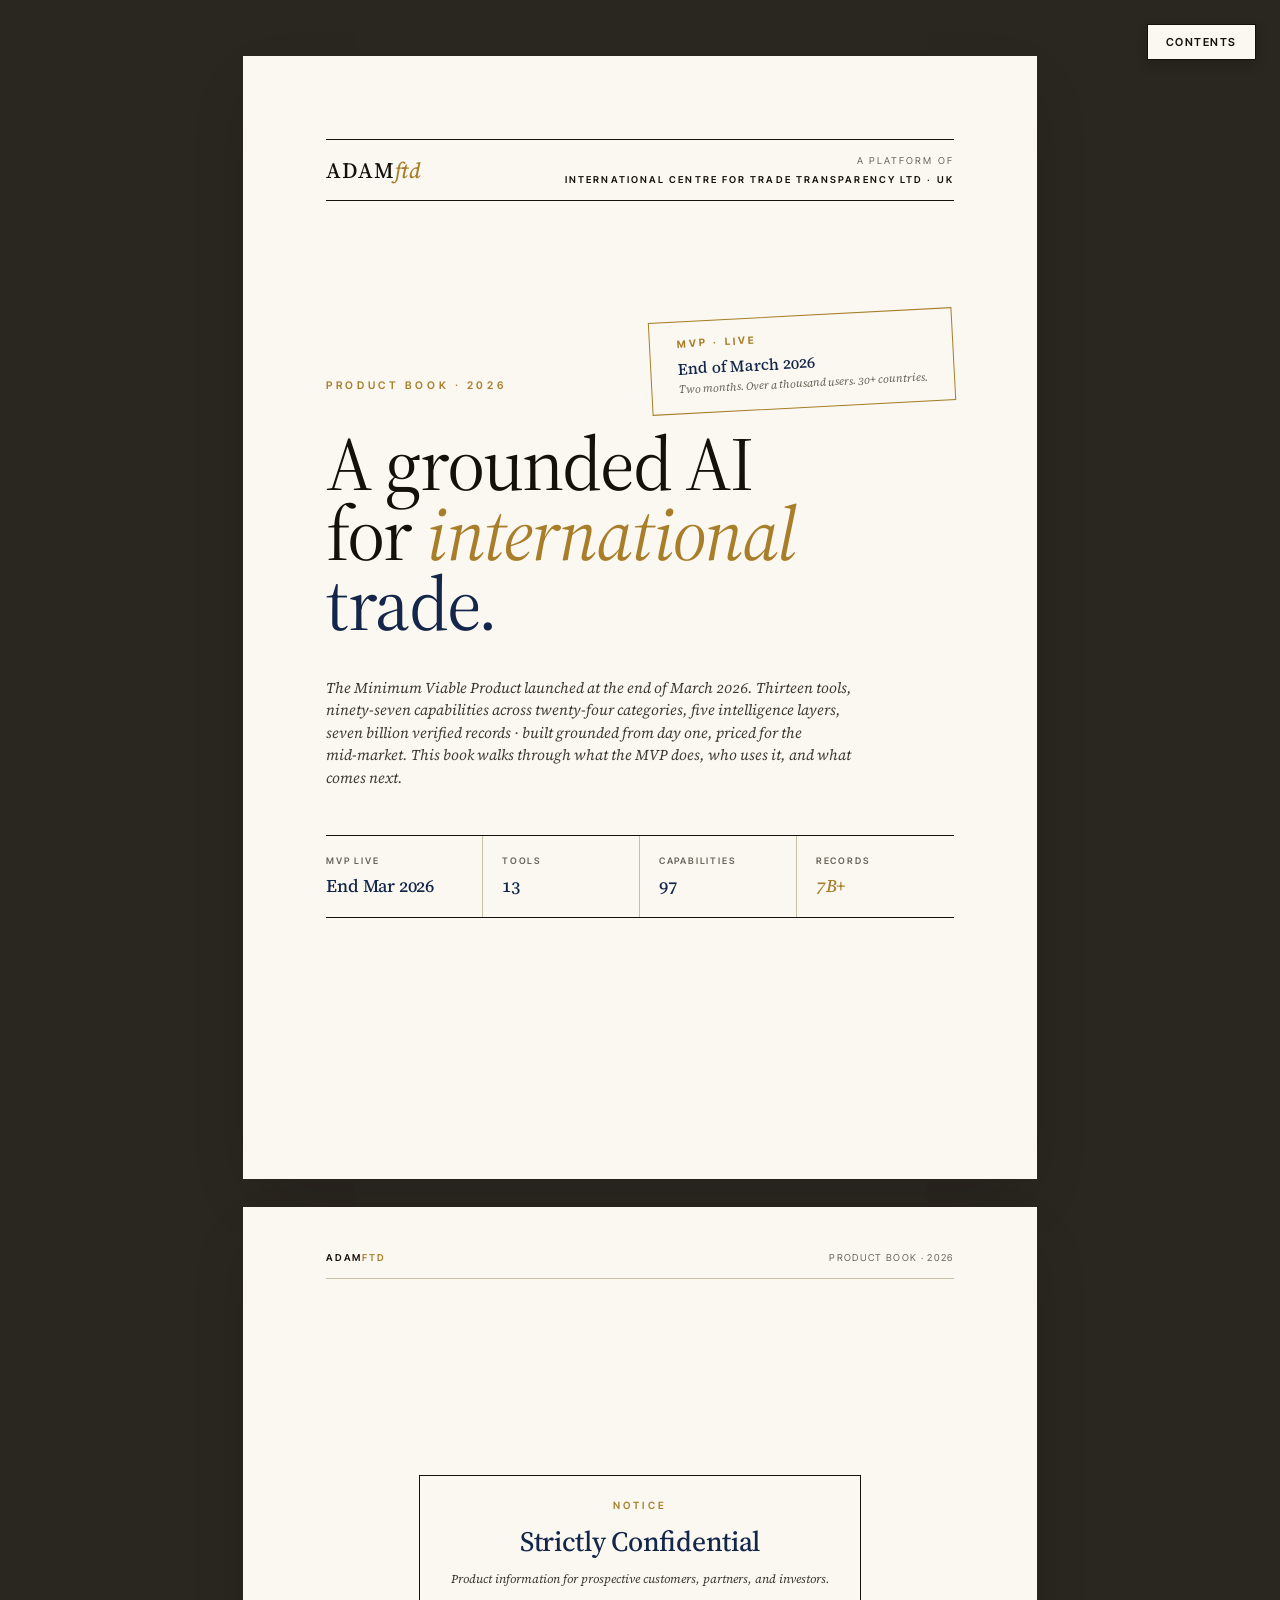
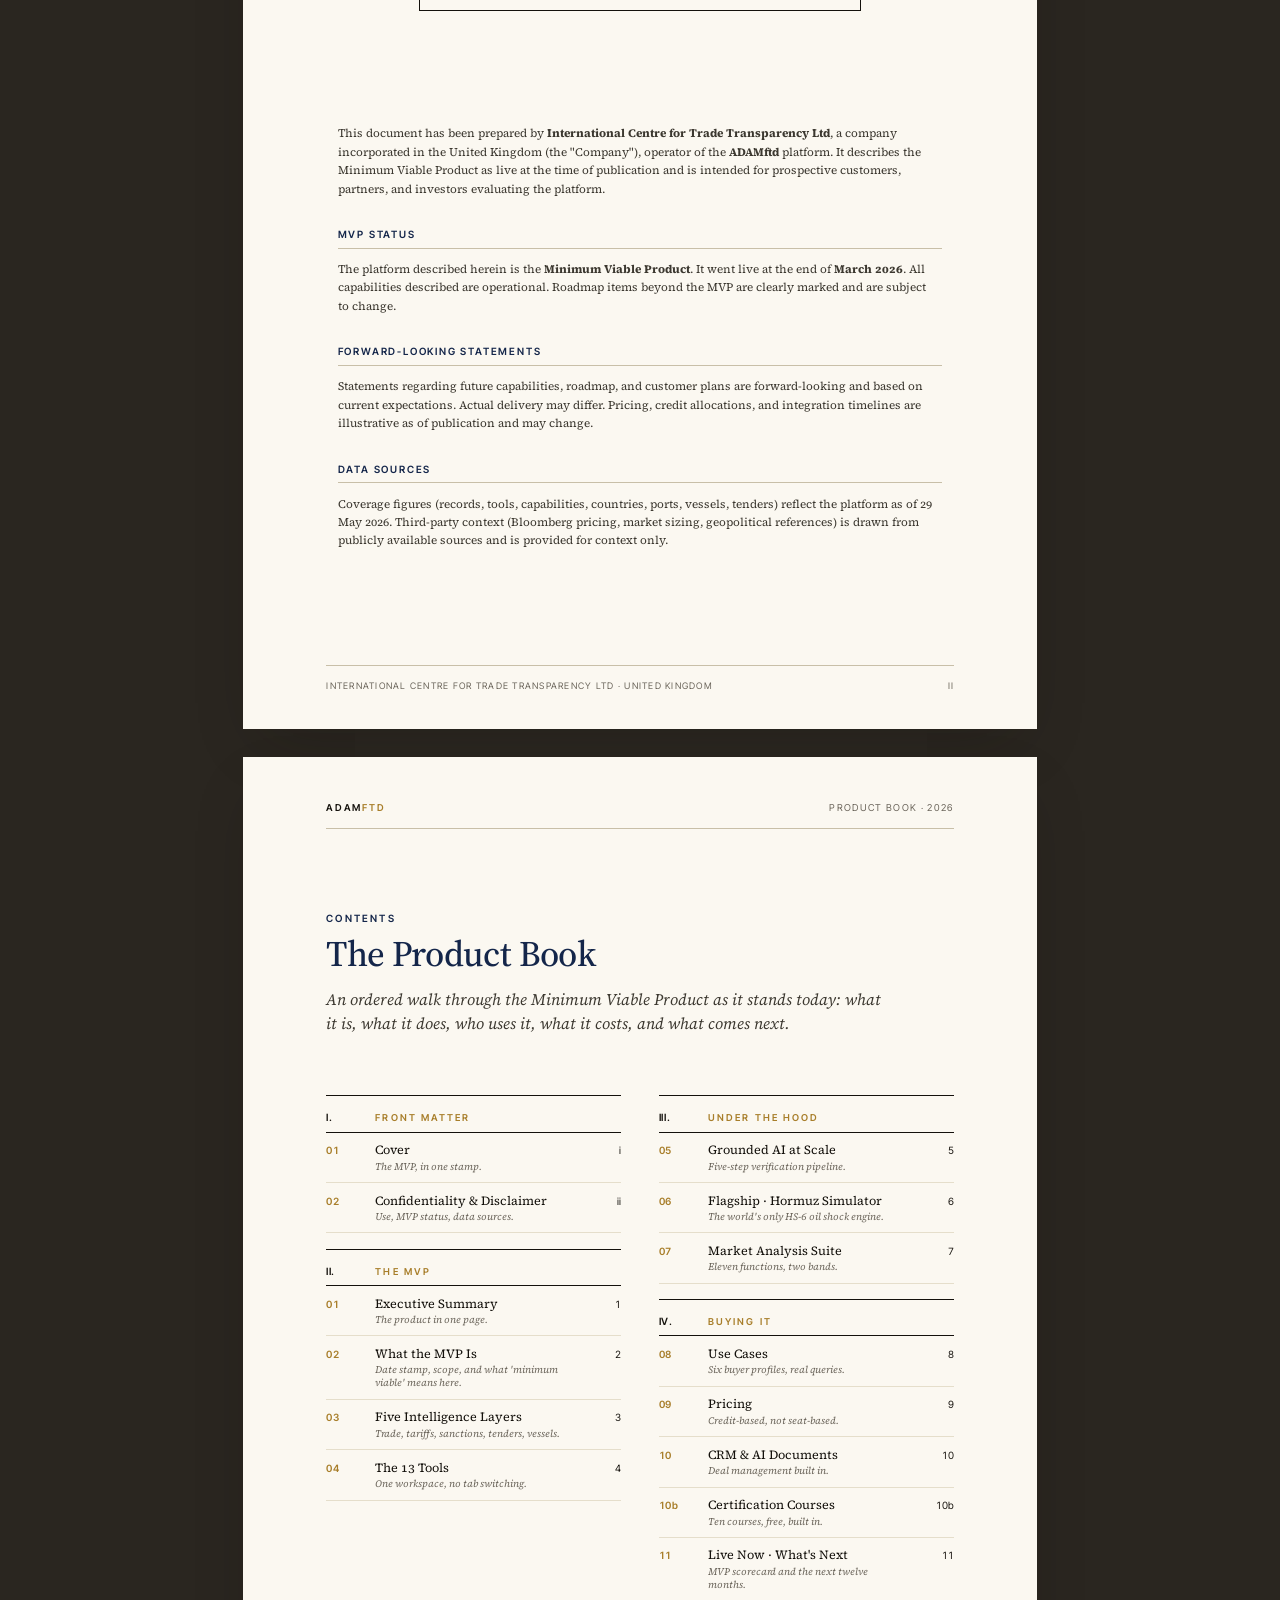
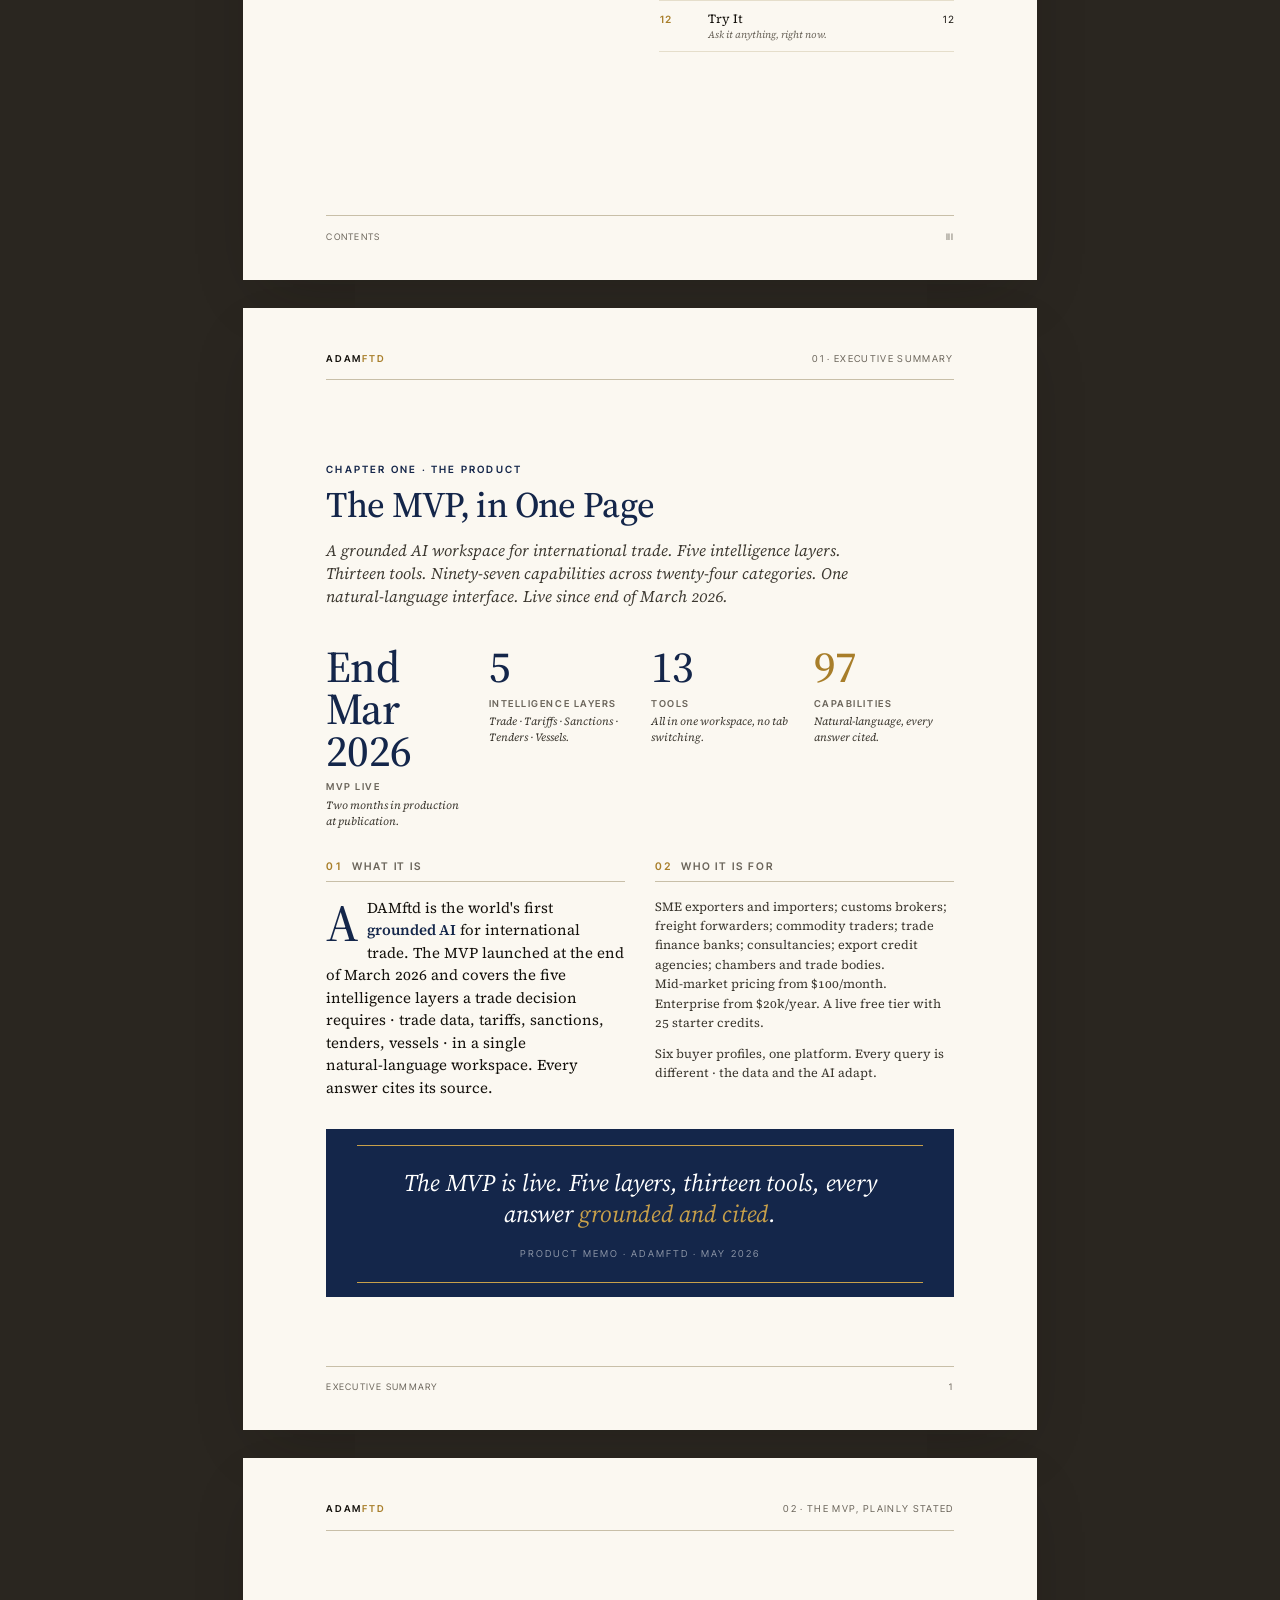
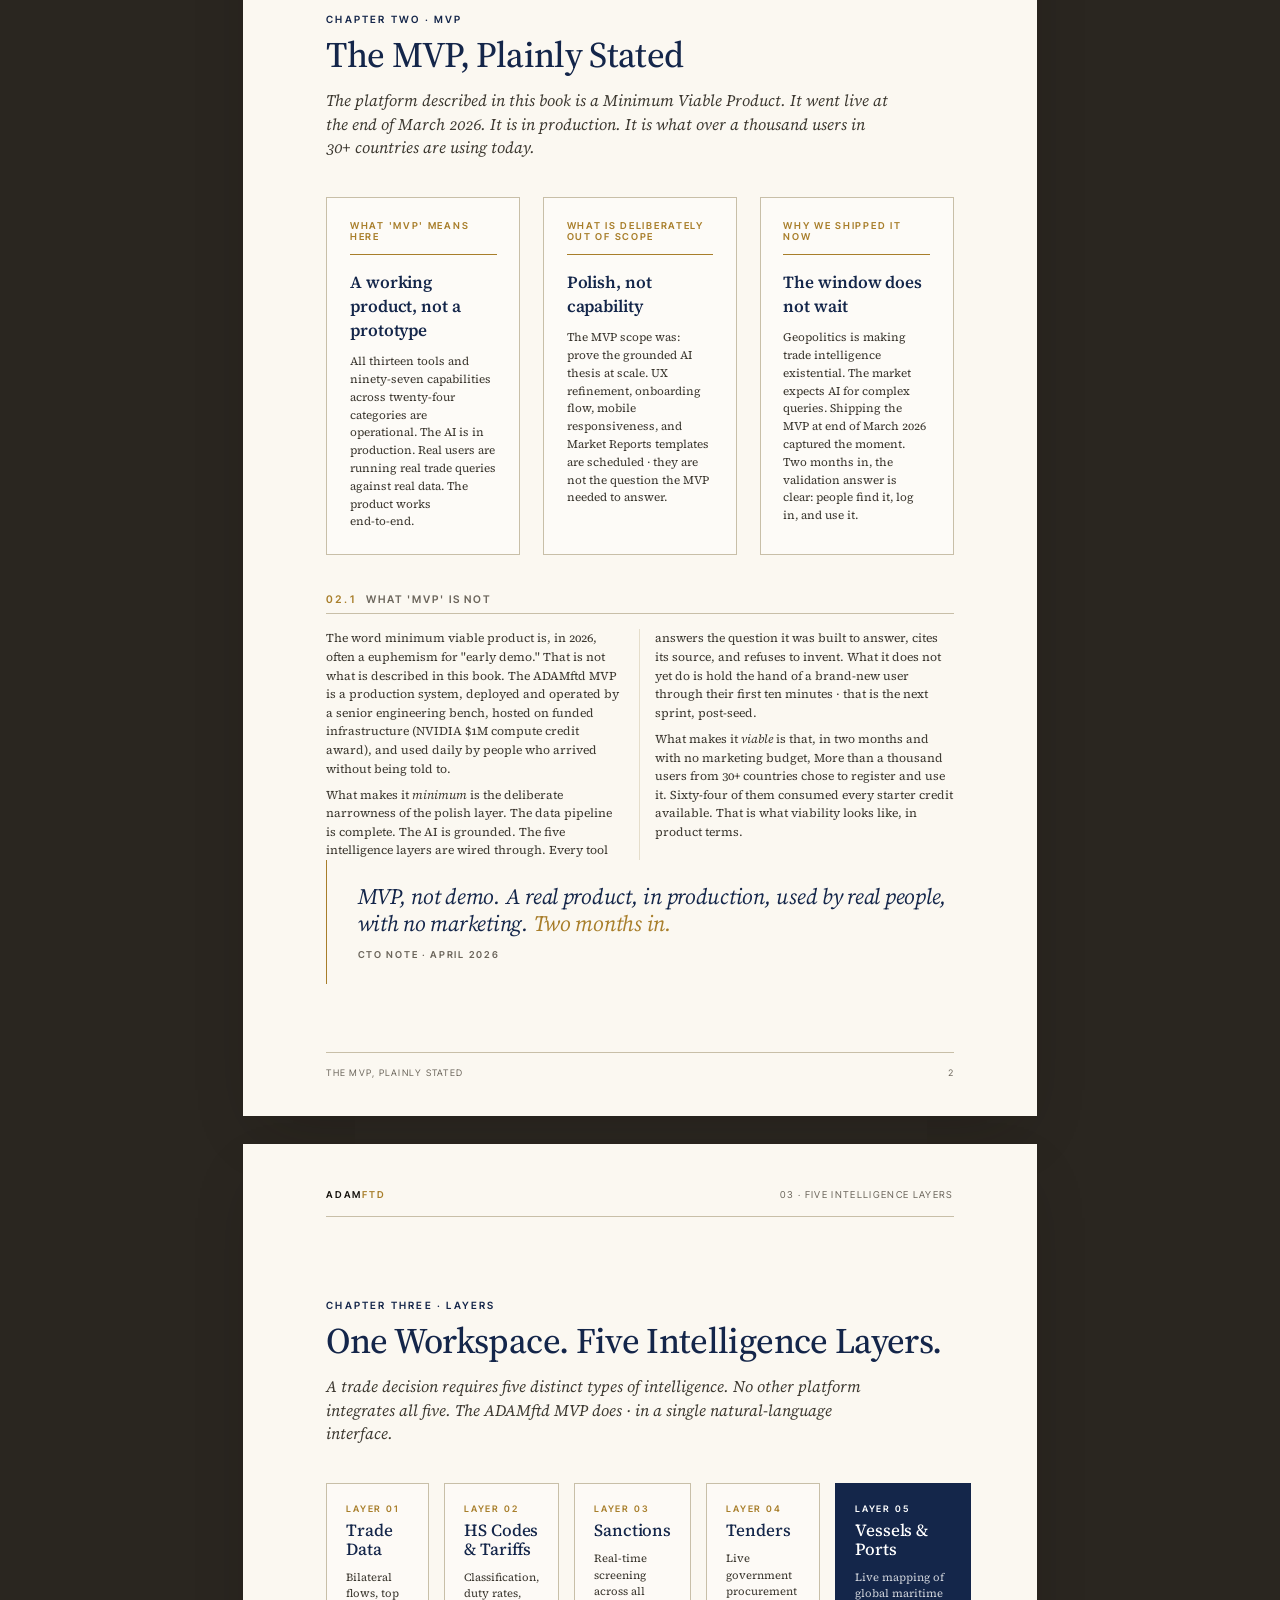
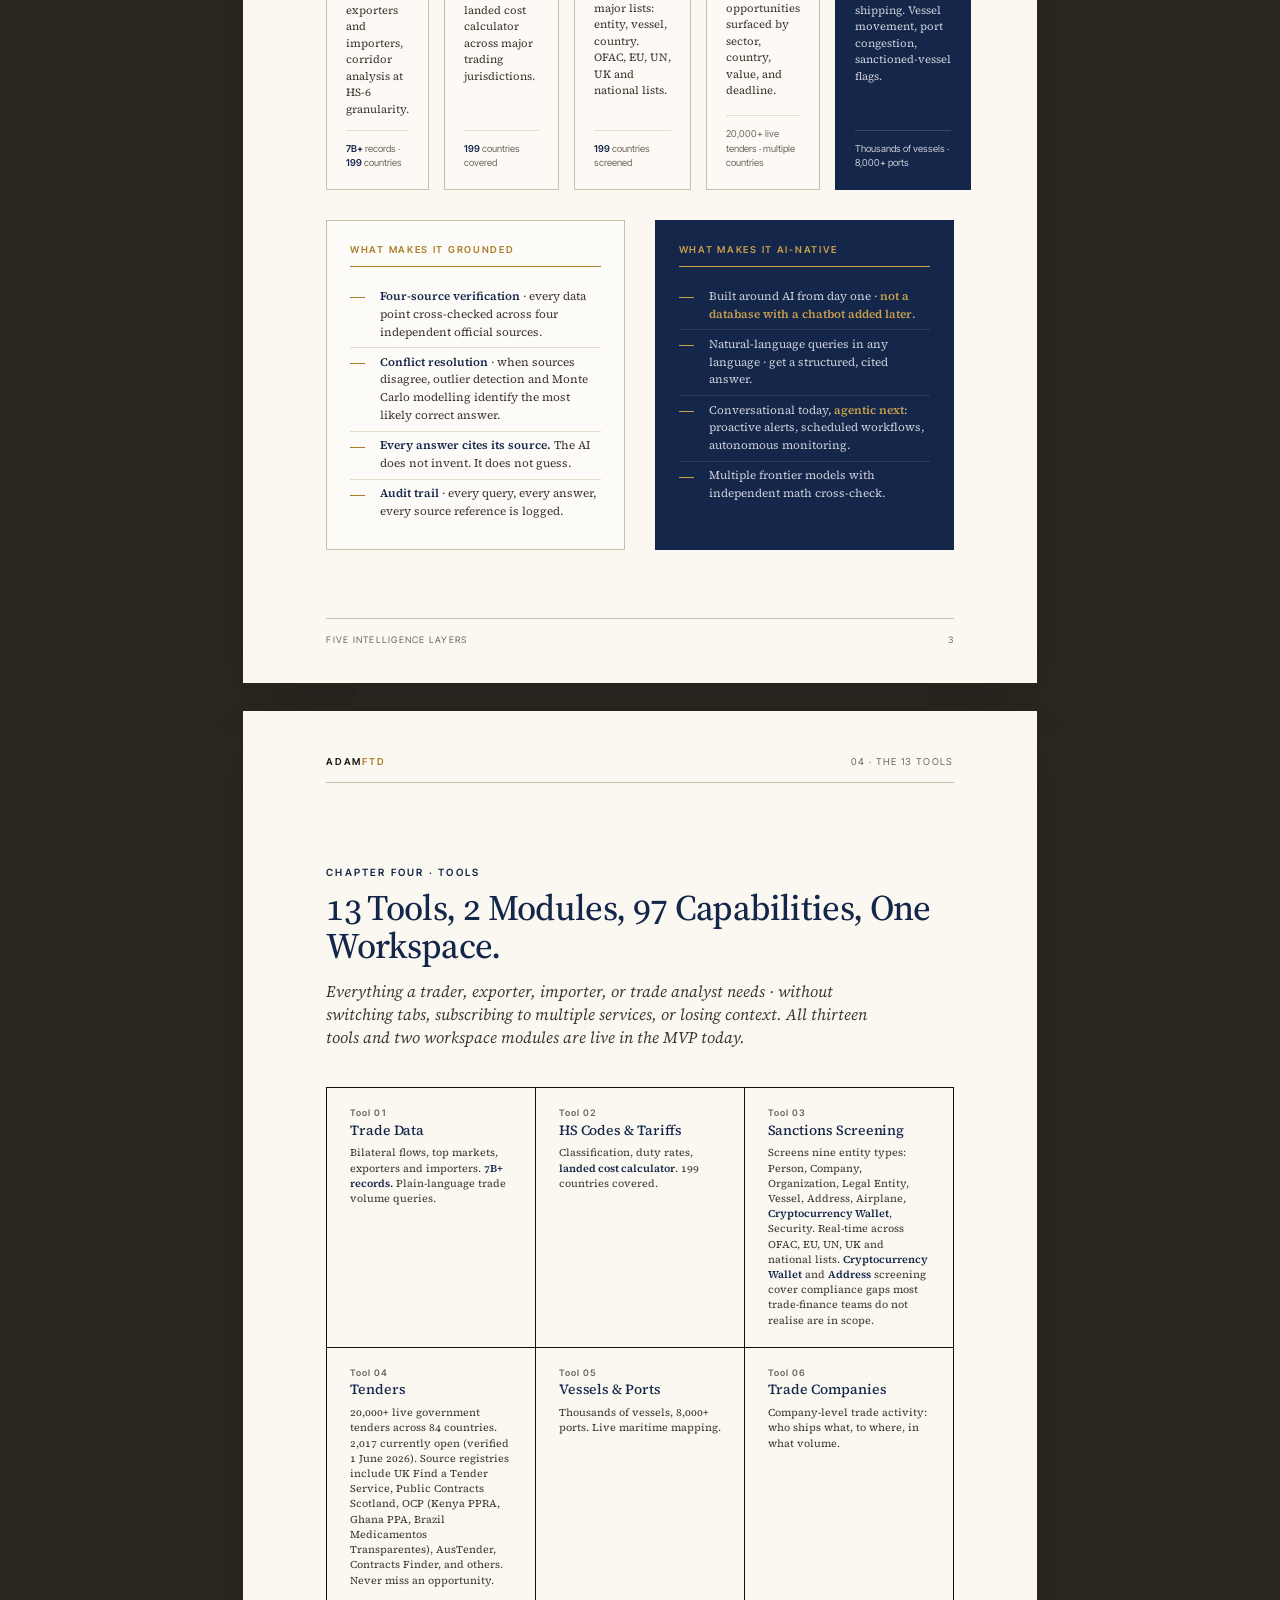
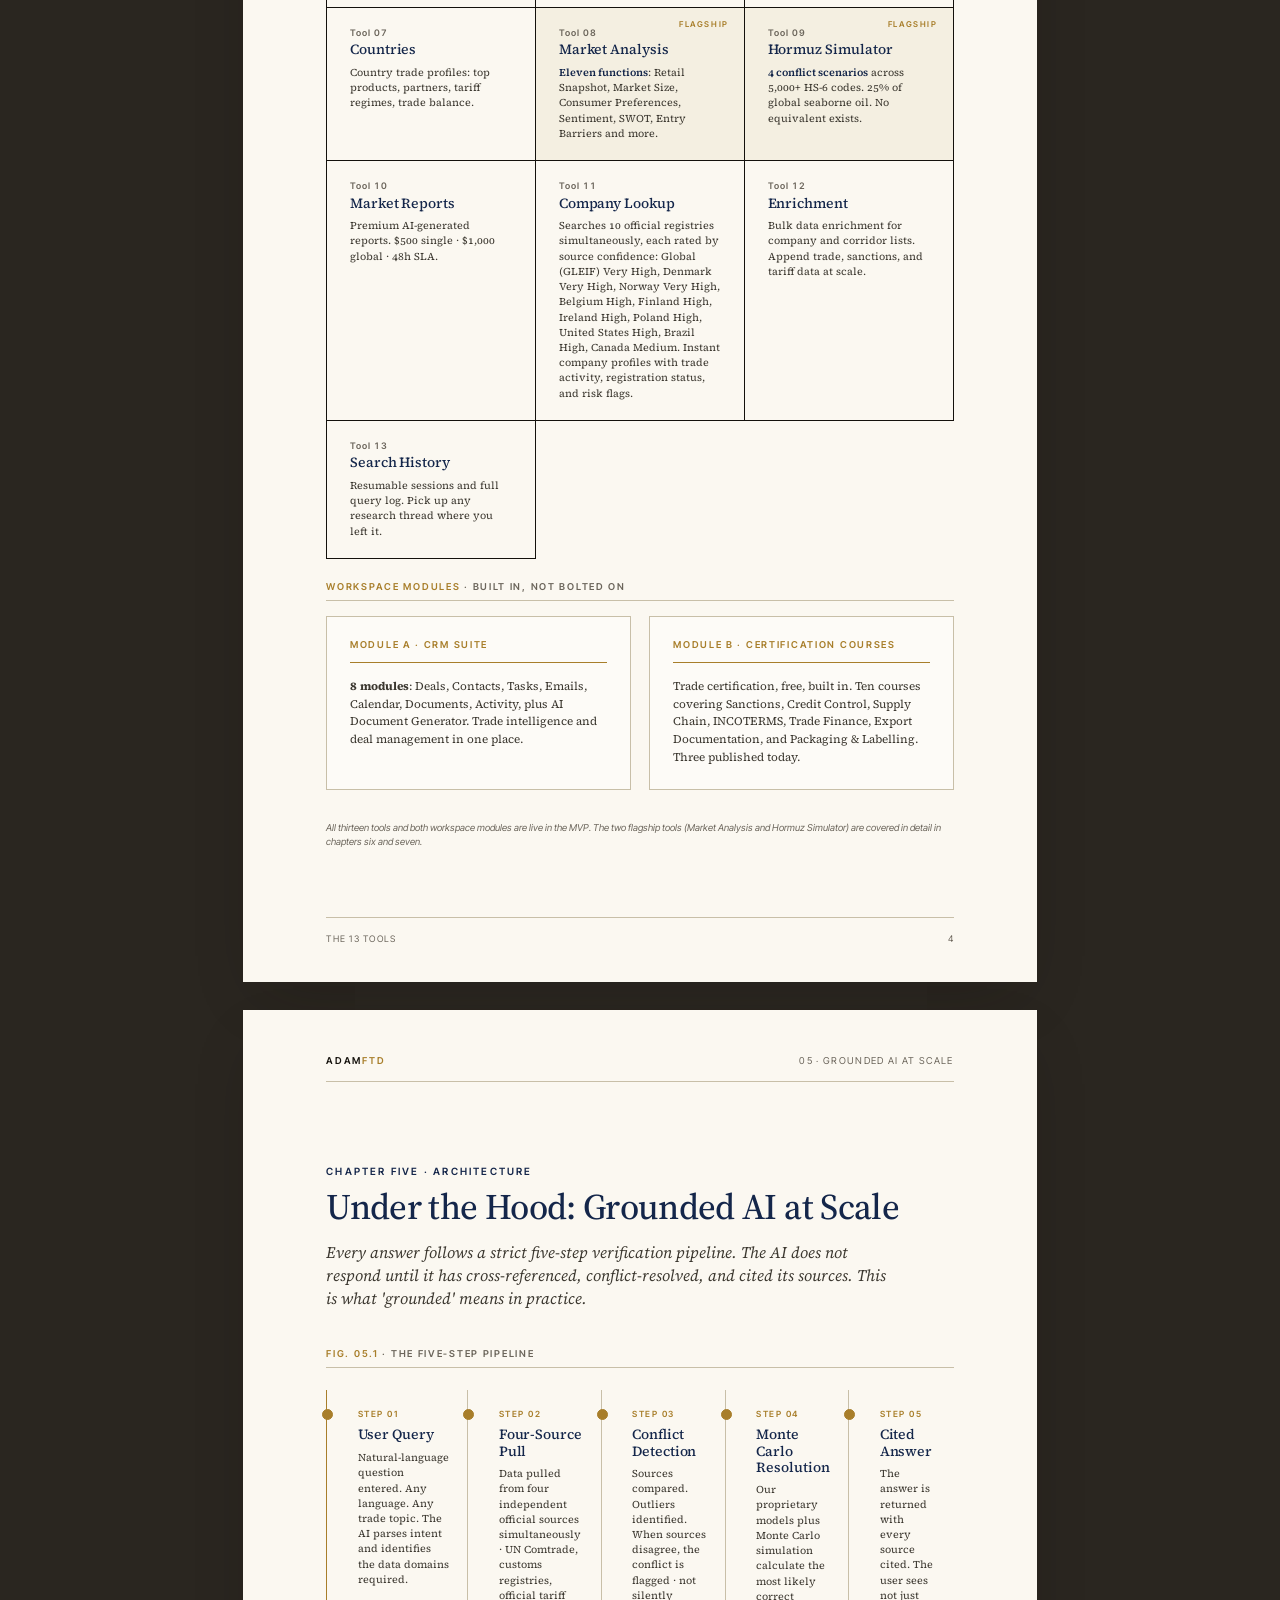
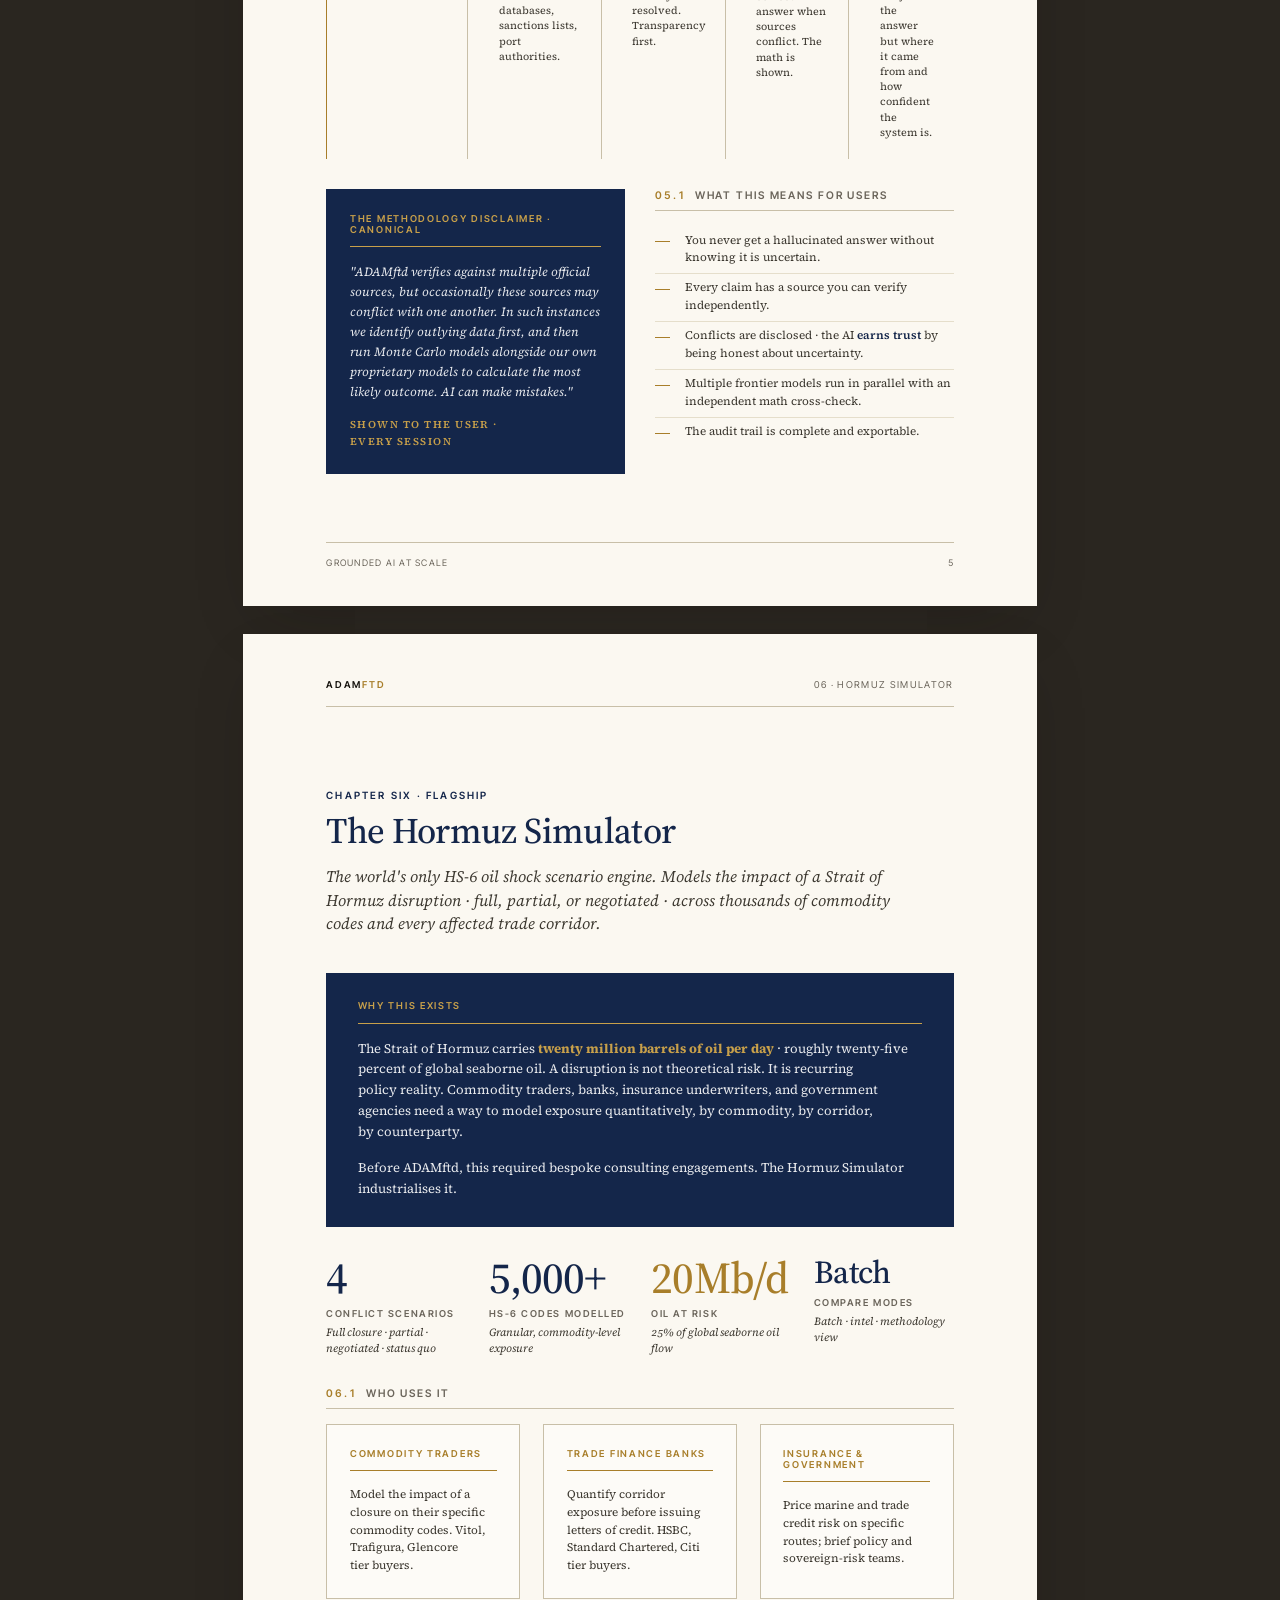
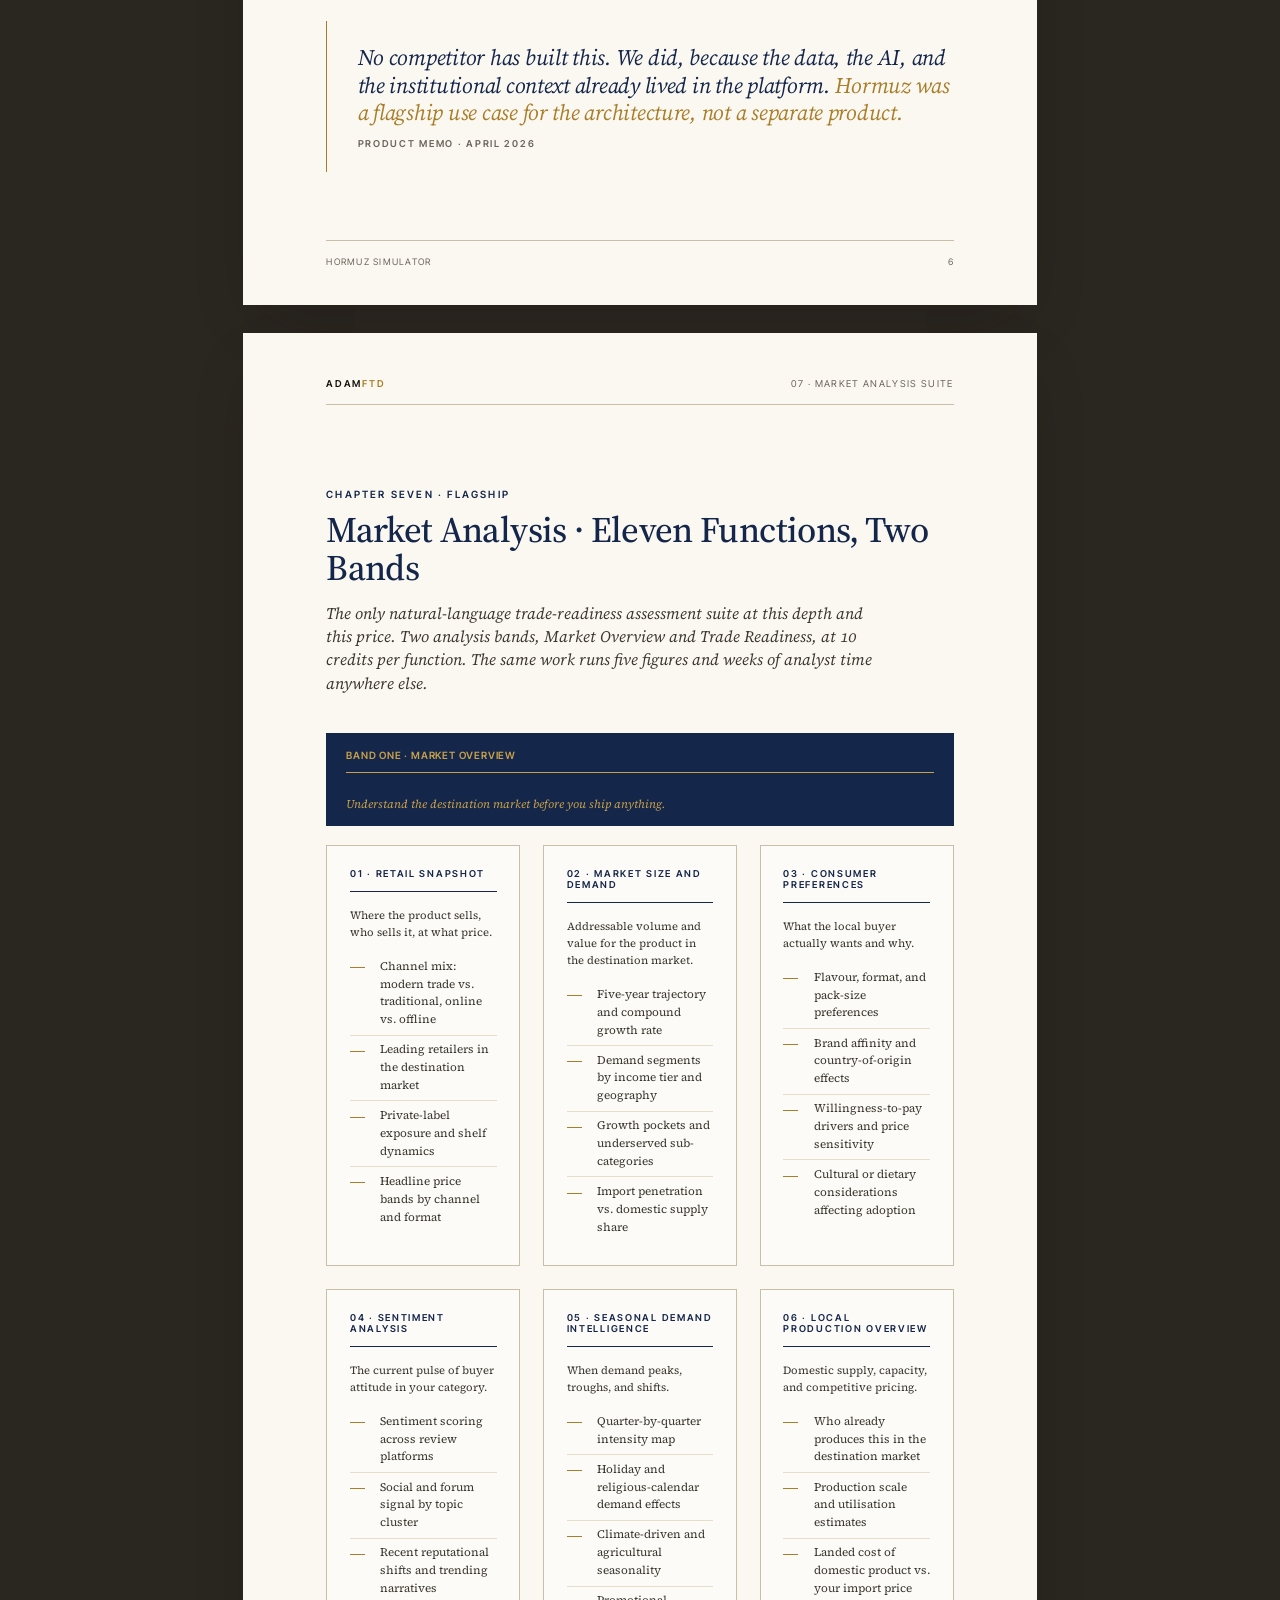
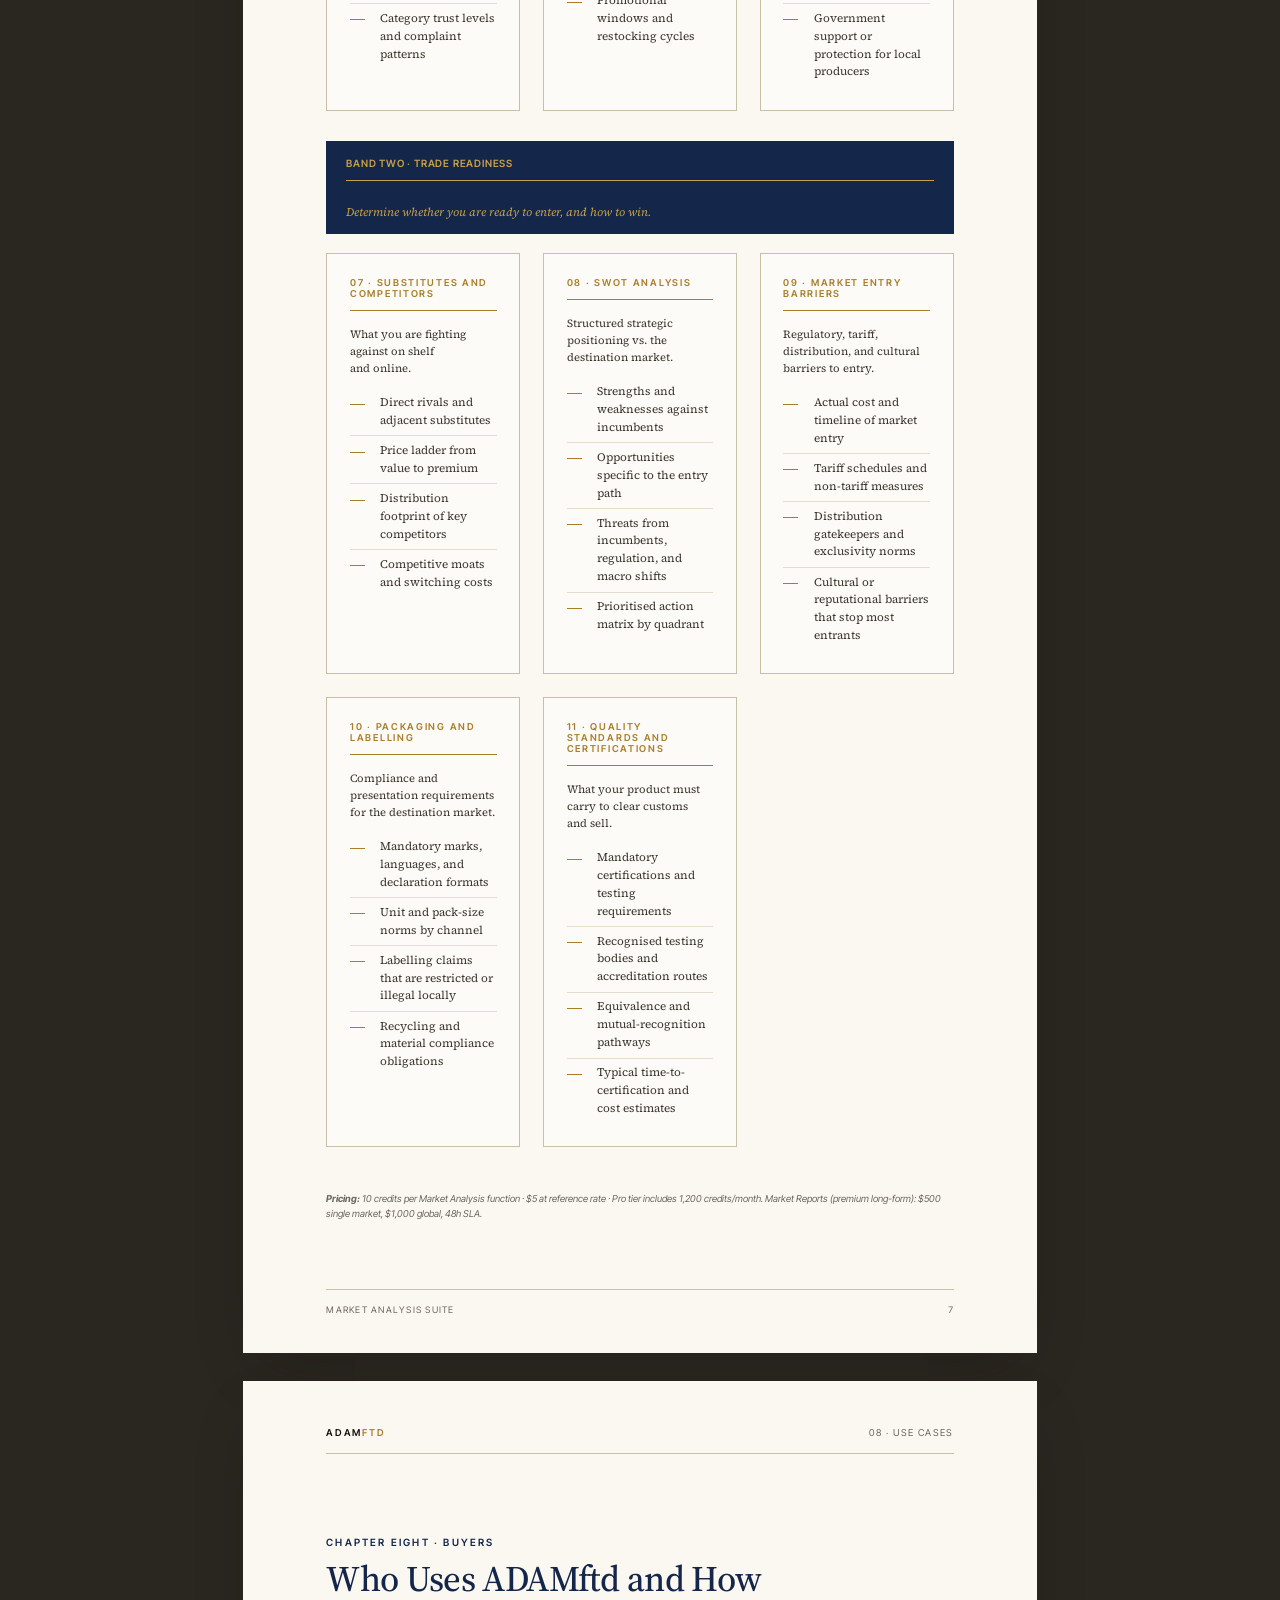
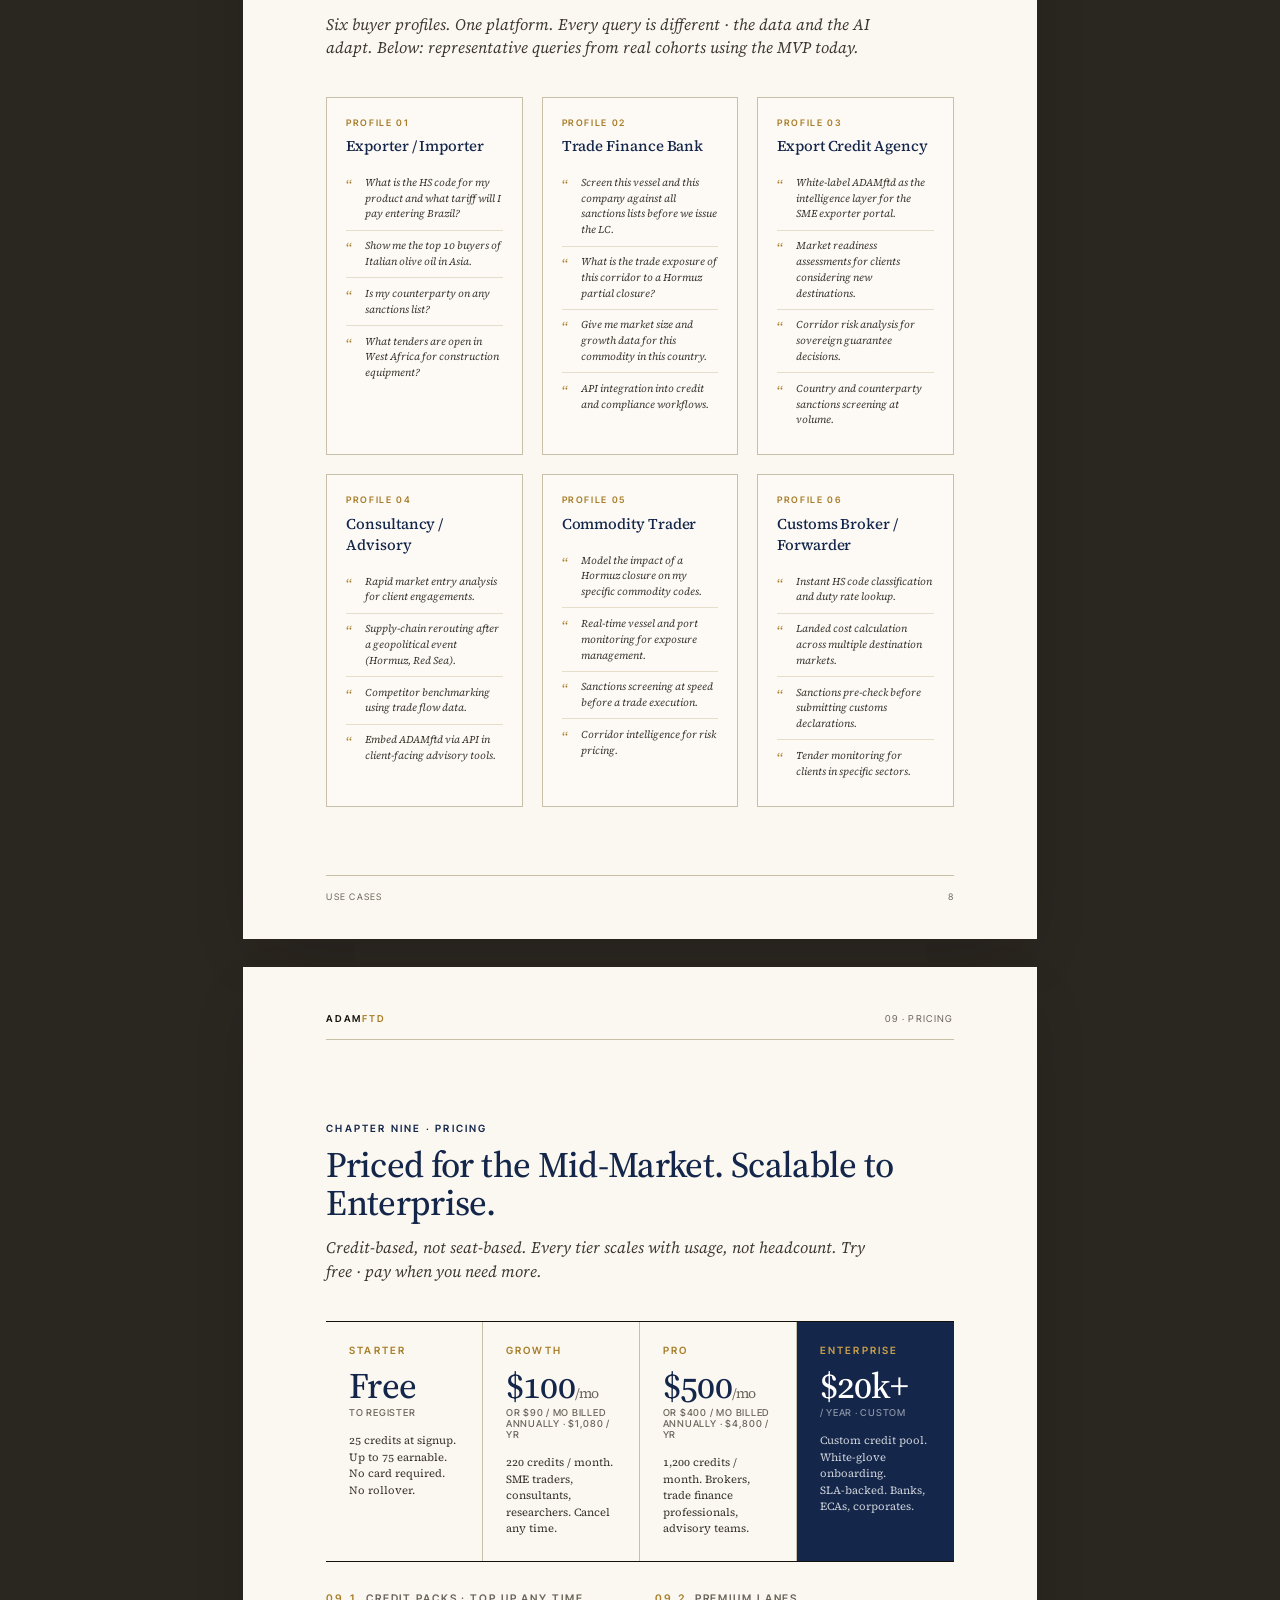
<file: product-book/ADAMftd Product Book.html>
<!DOCTYPE html>
<html lang="en">
<head>
<meta charset="UTF-8">
<meta name="viewport" content="width=device-width, initial-scale=1.0">
<title>ADAMftd · Product Book · The MVP</title>
<meta name="robots" content="noindex,nofollow">
<link rel="preconnect" href="https://fonts.googleapis.com">
<link rel="preconnect" href="https://fonts.gstatic.com" crossorigin>
<link href="https://fonts.googleapis.com/css2?family=Source+Serif+4:opsz,wght@8..60,300;8..60,400;8..60,500;8..60,600;8..60,700;8..60,800&family=Inter+Tight:wght@300;400;500;600;700&family=JetBrains+Mono:wght@400;500&display=swap" rel="stylesheet">
<style>
  /* ============================================================
     ADAMftd · Product Book (the MVP)
     Same editorial direction as the Investor Book.
     ============================================================ */

  :root {
    --paper: #FBF8F1;
    --paper-2: #F5F1E6;
    --ink: #14110C;
    --ink-2: #3C3830;
    --ink-3: #6B655B;
    --rule: #C8BFA8;
    --rule-soft: #E5DECB;
    --navy: #14264A;
    --navy-2: #243A65;
    --gold: #A87E2A;
    --gold-2: #C8A04A;
    --gold-soft: #EFE3C2;
    --green: #4F6B3E;
    --red: #8E2D27;
    --amber: #A85F1F;
    --shadow: 0 24px 60px -20px rgba(20,17,12,0.25);

    --serif: 'Source Serif 4', 'Iowan Old Style', Georgia, serif;
    --sans: 'Inter Tight', -apple-system, BlinkMacSystemFont, sans-serif;
    --mono: 'JetBrains Mono', ui-monospace, monospace;
  }

  * { margin: 0; padding: 0; box-sizing: border-box; }

  html, body {
    background: #2A2620;
    color: var(--ink);
    font-family: var(--serif);
    font-feature-settings: "kern", "liga", "onum";
    -webkit-font-smoothing: antialiased;
    text-rendering: optimizeLegibility;
  }

  body { padding: 56px 0 120px; }

  /* ----- PAGE ----- */
  .book { display: flex; flex-direction: column; align-items: center; gap: 28px; }
  .page {
    width: 210mm;
    min-height: 297mm;
    background: var(--paper);
    position: relative;
    box-shadow: var(--shadow);
    display: flex;
    flex-direction: column;
  }
  .page.cover, .page.close-page { overflow: hidden; }

  .pad { padding: 22mm 22mm 18mm; flex: 1; display: flex; flex-direction: column; }
  .pad-tight { padding: 16mm 22mm 14mm; }

  /* ----- RUNNING HEADER / FOOTER ----- */
  .running-head {
    display: flex; justify-content: space-between; align-items: flex-end;
    padding: 12mm 22mm 0;
    font-family: var(--sans);
    font-size: 9.5px;
    letter-spacing: 0.14em;
    text-transform: uppercase;
    color: var(--ink-3);
  }
  .running-head .wm { color: var(--ink); font-weight: 600; letter-spacing: 0.18em; }
  .running-head .wm span { color: var(--gold); }
  .running-rule { height: 0.5px; background: var(--rule); margin: 4mm 22mm 0; }

  .running-foot {
    display: flex; justify-content: space-between; align-items: center;
    padding: 0 22mm 10mm;
    font-family: var(--sans);
    font-size: 9px;
    letter-spacing: 0.14em;
    text-transform: uppercase;
    color: var(--ink-3);
  }
  .running-foot .pgnum { font-variant-numeric: tabular-nums; letter-spacing: 0.08em; }
  .running-foot-rule { height: 0.5px; background: var(--rule); margin: 0 22mm 4mm; }

  /* ----- TYPOGRAPHY ----- */
  .eyebrow {
    font-family: var(--sans);
    font-size: 10px;
    font-weight: 600;
    letter-spacing: 0.22em;
    text-transform: uppercase;
    color: var(--gold);
  }
  .eyebrow-navy { color: var(--navy); }

  h2.section {
    font-family: var(--serif);
    font-weight: 500;
    font-size: 36px;
    line-height: 1.05;
    letter-spacing: -0.018em;
    color: var(--navy);
    margin-bottom: 4mm;
  }
  h2.section em { font-style: italic; color: var(--gold); }
  .section-deck {
    font-family: var(--serif);
    font-size: 16px;
    line-height: 1.45;
    color: var(--ink-2);
    font-style: italic;
    max-width: 150mm;
    margin-bottom: 10mm;
  }

  h3 {
    font-family: var(--serif);
    font-weight: 600;
    font-size: 17px;
    color: var(--navy);
    letter-spacing: -0.005em;
    margin-bottom: 3mm;
  }
  h3.smallcaps {
    font-family: var(--sans);
    font-size: 10.5px;
    font-weight: 600;
    text-transform: uppercase;
    letter-spacing: 0.18em;
    color: var(--ink-3);
    margin-bottom: 4mm;
    padding-bottom: 2mm;
    border-bottom: 0.5px solid var(--rule);
  }
  h3.smallcaps .num { color: var(--gold); margin-right: 8px; font-variant-numeric: tabular-nums; }

  p, .body-copy {
    font-family: var(--serif);
    font-size: 12.5px;
    line-height: 1.55;
    color: var(--ink-2);
    text-wrap: pretty;
  }
  p + p { margin-top: 3mm; }
  .lede {
    font-size: 15px;
    line-height: 1.5;
    color: var(--ink);
    font-weight: 400;
  }
  .lede .drop {
    float: left;
    font-family: var(--serif);
    font-weight: 500;
    font-size: 52px;
    line-height: 0.85;
    color: var(--navy);
    padding: 4px 8px 0 0;
    font-style: normal;
  }

  /* ----- UI BITS ----- */
  .hairline { height: 0.5px; background: var(--rule); }
  .gold-rule { height: 1px; background: var(--gold); }
  .pull-rule { width: 28mm; height: 1px; background: var(--gold); margin: 6mm 0; }

  .figure-num {
    font-family: var(--sans);
    font-size: 9.5px;
    font-weight: 600;
    letter-spacing: 0.18em;
    text-transform: uppercase;
    color: var(--ink-3);
  }
  .figure-num span { color: var(--gold); }
  .caption {
    font-family: var(--sans);
    font-size: 9.5px;
    line-height: 1.5;
    color: var(--ink-3);
    font-style: italic;
  }

  /* ----- METRIC ----- */
  .metric { display: flex; flex-direction: column; gap: 2px; }
  .metric .num {
    font-family: var(--serif);
    font-weight: 500;
    font-size: 44px;
    line-height: 0.95;
    color: var(--navy);
    letter-spacing: -0.02em;
    font-variant-numeric: tabular-nums lining-nums;
  }
  .metric .num.gold { color: var(--gold); }
  .metric .num.sm { font-size: 32px; }
  .metric .num.lg { font-size: 60px; }
  .metric .lbl {
    font-family: var(--sans);
    font-size: 9.5px;
    font-weight: 600;
    letter-spacing: 0.16em;
    text-transform: uppercase;
    color: var(--ink-3);
    margin-top: 2mm;
  }
  .metric .note {
    font-family: var(--serif);
    font-size: 11px;
    line-height: 1.45;
    color: var(--ink-2);
    font-style: italic;
    margin-top: 1mm;
  }

  /* ----- LIST ----- */
  ul.editorial { list-style: none; padding: 0; }
  ul.editorial li {
    font-family: var(--serif);
    font-size: 12px;
    line-height: 1.55;
    color: var(--ink-2);
    padding: 2.5mm 0 2.5mm 8mm;
    position: relative;
    border-bottom: 0.5px solid var(--rule-soft);
  }
  ul.editorial li:last-child { border-bottom: none; }
  ul.editorial li::before {
    content: '';
    position: absolute; left: 0; top: 5mm;
    width: 4mm; height: 0.5px; background: var(--gold);
  }
  ul.editorial li strong { color: var(--navy); font-weight: 600; }
  ul.tight li { padding: 1.5mm 0 1.5mm 8mm; font-size: 11.5px; }
  ul.tight li::before { top: 4mm; }

  /* ----- CARD ----- */
  .card-ed {
    border: 0.5px solid var(--rule);
    background: rgba(255,255,255,0.4);
    padding: 6mm;
    display: flex;
    flex-direction: column;
  }
  .card-ed .card-eyebrow {
    font-family: var(--sans);
    font-size: 9.5px;
    font-weight: 600;
    letter-spacing: 0.18em;
    text-transform: uppercase;
    color: var(--gold);
    padding-bottom: 3mm;
    border-bottom: 0.5px solid var(--gold);
    margin-bottom: 4mm;
  }
  .card-ed.dark {
    background: var(--navy);
    border-color: var(--navy);
    color: rgba(255,255,255,0.85);
  }
  .card-ed.dark .card-eyebrow { color: var(--gold-2); border-bottom-color: var(--gold-2); }
  .card-ed.dark p,
  .card-ed.dark .body-copy { color: rgba(255,255,255,0.82); }
  .card-ed.dark h3 { color: #fff; }
  .card-ed.dark ul.editorial li { color: rgba(255,255,255,0.78); border-color: rgba(255,255,255,0.1); }
  .card-ed.dark ul.editorial li strong { color: var(--gold-2); }
  .card-ed.dark ul.editorial li::before { background: var(--gold-2); }

  /* ----- GRID ----- */
  .grid { display: grid; gap: 6mm; }
  .grid-2 { grid-template-columns: 1fr 1fr; }
  .grid-3 { grid-template-columns: repeat(3, 1fr); }
  .grid-4 { grid-template-columns: repeat(4, 1fr); }
  .grid-5 { grid-template-columns: repeat(5, 1fr); }

  /* ----- COLUMNS (editorial body) ----- */
  .twocol {
    column-count: 2;
    column-gap: 8mm;
    column-rule: 0.5px solid var(--rule-soft);
  }
  .twocol p { font-size: 12px; line-height: 1.55; }
  .twocol p + p { margin-top: 2mm; }

  /* ----- TABLES ----- */
  table.editorial {
    width: 100%;
    border-collapse: collapse;
    font-family: var(--sans);
    font-size: 11px;
    color: var(--ink-2);
  }
  table.editorial thead th {
    text-align: left;
    font-weight: 600;
    font-size: 9.5px;
    letter-spacing: 0.14em;
    text-transform: uppercase;
    color: var(--ink-3);
    padding: 6px 8px 6px 0;
    border-top: 1px solid var(--ink);
    border-bottom: 0.5px solid var(--ink);
  }
  table.editorial tbody td {
    padding: 7px 8px 7px 0;
    border-bottom: 0.5px solid var(--rule-soft);
    vertical-align: top;
    line-height: 1.45;
  }
  table.editorial tbody tr:last-child td { border-bottom: 0.5px solid var(--ink); }
  table.editorial td.num,
  table.editorial th.num { text-align: right; font-variant-numeric: tabular-nums lining-nums; }
  table.editorial td.b { color: var(--navy); font-weight: 600; }
  table.editorial td.accent { color: var(--gold); font-weight: 600; }

  /* ----- PULL ----- */
  .pull {
    font-family: var(--serif);
    font-size: 22px;
    line-height: 1.25;
    color: var(--navy);
    font-weight: 400;
    letter-spacing: -0.012em;
    padding: 6mm 0 6mm 8mm;
    border-left: 1px solid var(--gold);
    font-style: italic;
  }
  .pull em { color: var(--gold); font-style: italic; }
  .pull-attr {
    font-family: var(--sans);
    font-size: 9.5px;
    font-weight: 600;
    letter-spacing: 0.18em;
    text-transform: uppercase;
    color: var(--ink-3);
    margin-top: 3mm;
    font-style: normal;
  }

  .quote-box {
    background: var(--navy);
    color: #fff;
    padding: 10mm 12mm;
    text-align: center;
    position: relative;
  }
  .quote-box::before, .quote-box::after {
    content: ''; position: absolute; left: 8mm; right: 8mm; height: 0.5px;
    background: var(--gold-2);
  }
  .quote-box::before { top: 4mm; }
  .quote-box::after { bottom: 4mm; }
  .quote-box .qt {
    font-family: var(--serif);
    font-size: 24px;
    line-height: 1.3;
    font-weight: 400;
    letter-spacing: -0.01em;
    color: #fff;
    font-style: italic;
  }
  .quote-box .qt em { color: var(--gold-2); font-style: italic; }
  .quote-box .qt-attr {
    font-family: var(--sans);
    font-size: 9.5px;
    letter-spacing: 0.22em;
    text-transform: uppercase;
    color: rgba(255,255,255,0.5);
    margin-top: 5mm;
  }

  /* ============================================================
     COVER PAGE
     ============================================================ */
  .cover {
    background: var(--paper);
    position: relative;
    padding: 22mm;
    display: flex;
    flex-direction: column;
  }
  .cover-mark {
    display: flex; justify-content: space-between; align-items: center;
    border-top: 0.5px solid var(--ink);
    border-bottom: 0.5px solid var(--ink);
    padding: 4mm 0;
  }
  .cover-brand {
    font-family: var(--serif);
    font-weight: 500;
    font-size: 22px;
    color: var(--ink);
    letter-spacing: 0.04em;
  }
  .cover-brand span { color: var(--gold); font-style: italic; }
  .cover-rt {
    font-family: var(--sans);
    font-size: 9.5px;
    letter-spacing: 0.22em;
    text-transform: uppercase;
    color: var(--ink-3);
    text-align: right;
  }
  .cover-rt strong { color: var(--ink); display: block; font-weight: 600; margin-top: 2mm; }

  .cover-body { flex: 1; display: flex; flex-direction: column; justify-content: center; position: relative; }
  .cover-eyebrow {
    font-family: var(--sans);
    font-size: 10.5px;
    letter-spacing: 0.34em;
    text-transform: uppercase;
    color: var(--gold);
    font-weight: 600;
    margin-bottom: 10mm;
  }
  .cover-title {
    font-family: var(--serif);
    font-weight: 400;
    font-size: 76px;
    line-height: 0.92;
    letter-spacing: -0.025em;
    color: var(--ink);
    margin-bottom: 10mm;
  }
  .cover-title em { font-style: italic; color: var(--gold); font-weight: 400; }
  .cover-title .navy { color: var(--navy); }
  .cover-sub {
    font-family: var(--serif);
    font-size: 15px;
    line-height: 1.5;
    color: var(--ink-2);
    font-style: italic;
    max-width: 140mm;
    margin-bottom: 12mm;
  }
  .cover-meta-grid {
    display: grid;
    grid-template-columns: repeat(4, 1fr);
    border-top: 0.5px solid var(--ink);
    border-bottom: 0.5px solid var(--ink);
  }
  .cover-meta-cell {
    padding: 5mm 0;
    border-right: 0.5px solid var(--rule);
    padding-right: 5mm;
  }
  .cover-meta-cell:last-child { border-right: none; padding-right: 0; padding-left: 5mm; }
  .cover-meta-cell:not(:first-child) { padding-left: 5mm; }
  .cover-meta-lbl {
    font-family: var(--sans);
    font-size: 9px;
    letter-spacing: 0.2em;
    text-transform: uppercase;
    color: var(--ink-3);
    font-weight: 600;
    margin-bottom: 2mm;
  }
  .cover-meta-val {
    font-family: var(--serif);
    font-size: 18px;
    color: var(--navy);
    font-weight: 500;
    letter-spacing: -0.01em;
    font-variant-numeric: tabular-nums;
  }
  .cover-meta-val em { color: var(--gold); font-style: italic; }

  /* MVP stamp on cover */
  .mvp-stamp {
    position: absolute;
    right: 0; top: 30mm;
    border: 1.5px solid var(--gold);
    padding: 4mm 7mm;
    transform: rotate(-3deg);
    background: var(--paper);
  }
  .mvp-stamp .mvp-label {
    font-family: var(--sans);
    font-size: 10px;
    letter-spacing: 0.32em;
    text-transform: uppercase;
    color: var(--gold);
    font-weight: 700;
    margin-bottom: 2mm;
  }
  .mvp-stamp .mvp-date {
    font-family: var(--serif);
    font-size: 16px;
    color: var(--navy);
    font-weight: 500;
    letter-spacing: -0.005em;
  }
  .mvp-stamp .mvp-sub {
    font-family: var(--serif);
    font-size: 11px;
    color: var(--ink-3);
    font-style: italic;
    margin-top: 1mm;
  }

  /* ============================================================
     CONFIDENTIALITY + CONTENTS
     ============================================================ */
  .conf-stamp {
    border: 0.5px solid var(--ink);
    padding: 6mm 8mm;
    text-align: center;
    margin: 30mm auto;
    max-width: 140mm;
  }
  .conf-stamp .stamp-eyebrow {
    font-family: var(--sans);
    font-size: 10px;
    letter-spacing: 0.32em;
    text-transform: uppercase;
    color: var(--gold);
    font-weight: 600;
    margin-bottom: 3mm;
  }
  .conf-stamp .stamp-title {
    font-family: var(--serif);
    font-size: 28px;
    color: var(--navy);
    font-weight: 500;
    letter-spacing: -0.01em;
    margin-bottom: 3mm;
  }
  .conf-stamp .stamp-sub {
    font-family: var(--serif);
    font-size: 12px;
    color: var(--ink-2);
    font-style: italic;
  }
  .conf-body p {
    font-size: 11.5px;
    color: var(--ink-2);
    line-height: 1.6;
    margin-bottom: 3mm;
  }
  .conf-body h4 {
    font-family: var(--sans);
    font-size: 10px;
    letter-spacing: 0.18em;
    text-transform: uppercase;
    color: var(--navy);
    font-weight: 600;
    margin: 8mm 0 3mm;
    padding-bottom: 2mm;
    border-bottom: 0.5px solid var(--rule);
  }

  .toc-grid {
    display: grid;
    grid-template-columns: 1fr 1fr;
    gap: 0 10mm;
    margin-top: 6mm;
  }
  .toc-row {
    display: grid;
    grid-template-columns: 10mm 1fr 10mm;
    align-items: baseline;
    padding: 2.5mm 0;
    border-bottom: 0.5px solid var(--rule-soft);
    gap: 3mm;
  }
  .toc-row.section-head { border-bottom: 0.5px solid var(--ink); padding: 4mm 0 2mm; border-top: 0.5px solid var(--ink); margin-top: 4mm; }
  .toc-row.section-head:first-child { margin-top: 0; }
  .toc-row.section-head .toc-num,
  .toc-row.section-head .toc-pg { color: var(--ink); }
  .toc-row.section-head .toc-title {
    font-family: var(--sans);
    font-size: 9.5px;
    letter-spacing: 0.22em;
    text-transform: uppercase;
    color: var(--gold);
    font-weight: 600;
  }
  .toc-num {
    font-family: var(--sans);
    font-size: 10px;
    font-weight: 600;
    color: var(--gold);
    letter-spacing: 0.06em;
    font-variant-numeric: tabular-nums;
  }
  .toc-title {
    font-family: var(--serif);
    font-size: 12.5px;
    color: var(--ink);
    font-weight: 400;
    cursor: pointer;
    transition: color 0.15s;
    line-height: 1.25;
  }
  .toc-title:hover { color: var(--gold); }
  .toc-title .sub {
    display: block;
    font-family: var(--serif);
    font-style: italic;
    font-size: 10px;
    color: var(--ink-3);
    margin-top: 0.5mm;
    line-height: 1.3;
  }
  .toc-pg {
    font-family: var(--sans);
    font-size: 10px;
    color: var(--ink);
    text-align: right;
    font-variant-numeric: tabular-nums;
  }

  /* ============================================================
     LAYER CARDS (intelligence layers)
     ============================================================ */
  .layer-card {
    border: 0.5px solid var(--rule);
    padding: 5mm;
    background: rgba(255,255,255,0.3);
    display: flex; flex-direction: column;
    min-height: 50mm;
  }
  .layer-card.featured { background: var(--navy); border-color: var(--navy); }
  .layer-card.featured .lc-num,
  .layer-card.featured .lc-name { color: #fff; }
  .layer-card.featured .lc-desc,
  .layer-card.featured .lc-stat { color: rgba(255,255,255,0.78); }
  .layer-card.featured .lc-stat strong { color: var(--gold-2); }
  .layer-card.featured .lc-divider { background: rgba(255,255,255,0.15); }
  .lc-num {
    font-family: var(--sans);
    font-size: 9px;
    letter-spacing: 0.2em;
    text-transform: uppercase;
    color: var(--gold);
    font-weight: 600;
    margin-bottom: 2mm;
  }
  .lc-name {
    font-family: var(--serif);
    font-size: 17px;
    font-weight: 500;
    color: var(--navy);
    letter-spacing: -0.005em;
    line-height: 1.1;
    margin-bottom: 3mm;
  }
  .lc-desc {
    font-family: var(--serif);
    font-size: 11px;
    line-height: 1.5;
    color: var(--ink-2);
    flex: 1;
  }
  .lc-divider {
    height: 0.5px; background: var(--rule-soft);
    margin: 3mm 0;
  }
  .lc-stat {
    font-family: var(--sans);
    font-size: 9.5px;
    color: var(--ink-3);
    line-height: 1.5;
  }
  .lc-stat strong { color: var(--navy); font-weight: 600; }

  /* ============================================================
     13-TOOLS GRID
     ============================================================ */
  .tool-grid {
    display: grid;
    grid-template-columns: repeat(3, 1fr);
    gap: 0;
    border-top: 0.5px solid var(--ink);
    border-left: 0.5px solid var(--ink);
  }
  .tool-cell {
    padding: 5mm 6mm;
    border-right: 0.5px solid var(--ink);
    border-bottom: 0.5px solid var(--ink);
    display: flex; flex-direction: column;
    background: var(--paper);
    position: relative;
  }
  .tool-cell.flagship {
    background: rgba(168,126,42,0.08);
  }
  .tool-cell.flagship::before {
    content: 'Flagship';
    position: absolute; right: 4mm; top: 3mm;
    font-family: var(--sans);
    font-size: 8px;
    letter-spacing: 0.2em;
    text-transform: uppercase;
    color: var(--gold);
    font-weight: 600;
  }
  .tool-num {
    font-family: var(--sans);
    font-size: 9px;
    color: var(--ink-3);
    letter-spacing: 0.12em;
    font-weight: 600;
    margin-bottom: 1mm;
    font-variant-numeric: tabular-nums;
  }
  .tool-name {
    font-family: var(--serif);
    font-size: 14px;
    color: var(--navy);
    font-weight: 500;
    letter-spacing: -0.005em;
    margin-bottom: 2mm;
    line-height: 1.15;
  }
  .tool-desc {
    font-family: var(--serif);
    font-size: 10.5px;
    line-height: 1.45;
    color: var(--ink-2);
  }
  .tool-desc strong { color: var(--navy); font-weight: 600; }

  /* ============================================================
     PIPELINE
     ============================================================ */
  .pipeline {
    display: grid;
    grid-template-columns: repeat(5, 1fr);
    gap: 0;
    position: relative;
    margin: 6mm 0 8mm;
  }
  .pipeline-step {
    padding: 5mm 5mm 5mm 8mm;
    border-left: 1px solid var(--rule);
    position: relative;
  }
  .pipeline-step:first-child { border-left: 1px solid var(--gold); }
  .pipeline-step::before {
    content: '';
    position: absolute;
    left: -5px; top: 5mm;
    width: 9px; height: 9px;
    background: var(--paper);
    border: 1px solid var(--gold);
    border-radius: 50%;
  }
  .pipeline-step.active::before { background: var(--gold); }
  .ps-num {
    font-family: var(--sans);
    font-size: 8.5px;
    letter-spacing: 0.18em;
    text-transform: uppercase;
    color: var(--gold);
    font-weight: 600;
    margin-bottom: 2mm;
  }
  .ps-name {
    font-family: var(--serif);
    font-size: 14px;
    font-weight: 500;
    color: var(--navy);
    letter-spacing: -0.005em;
    margin-bottom: 2mm;
    line-height: 1.15;
  }
  .ps-desc {
    font-family: var(--serif);
    font-size: 10.5px;
    line-height: 1.45;
    color: var(--ink-2);
  }

  /* ============================================================
     PRICING TIERS
     ============================================================ */
  .price-grid {
    display: grid;
    grid-template-columns: repeat(4, 1fr);
    gap: 0;
    border-top: 0.5px solid var(--ink);
    border-bottom: 0.5px solid var(--ink);
  }
  .price-tier {
    padding: 6mm;
    border-right: 0.5px solid var(--rule);
    display: flex; flex-direction: column;
  }
  .price-tier:last-child { border-right: none; background: var(--navy); color: #fff; }
  .price-tier:last-child .pt-name { color: var(--gold-2); }
  .price-tier:last-child .pt-amount { color: #fff; }
  .price-tier:last-child .pt-unit { color: rgba(255,255,255,0.5); }
  .price-tier:last-child .pt-desc { color: rgba(255,255,255,0.78); }
  .pt-name {
    font-family: var(--sans);
    font-size: 10px;
    letter-spacing: 0.22em;
    text-transform: uppercase;
    color: var(--gold);
    font-weight: 600;
    margin-bottom: 3mm;
  }
  .pt-amount {
    font-family: var(--serif);
    font-size: 36px;
    color: var(--navy);
    font-weight: 500;
    letter-spacing: -0.02em;
    line-height: 1;
    margin-bottom: 1mm;
    font-variant-numeric: tabular-nums;
  }
  .pt-unit {
    font-family: var(--sans);
    font-size: 9.5px;
    letter-spacing: 0.08em;
    color: var(--ink-3);
    text-transform: uppercase;
    font-weight: 500;
    margin-bottom: 4mm;
  }
  .pt-desc {
    font-family: var(--serif);
    font-size: 11px;
    line-height: 1.5;
    color: var(--ink-2);
    flex: 1;
  }

  /* ============================================================
     PERSONA / USE CASE CARDS
     ============================================================ */
  .persona-card {
    border: 0.5px solid var(--rule);
    padding: 5mm;
    background: rgba(255,255,255,0.3);
  }
  .persona-card .pc-eyebrow {
    font-family: var(--sans);
    font-size: 9px;
    letter-spacing: 0.18em;
    text-transform: uppercase;
    color: var(--gold);
    font-weight: 600;
    margin-bottom: 2mm;
  }
  .persona-card .pc-name {
    font-family: var(--serif);
    font-size: 15px;
    color: var(--navy);
    font-weight: 500;
    margin-bottom: 3mm;
    letter-spacing: -0.005em;
  }
  .persona-card ul.queries {
    list-style: none; padding: 0;
  }
  .persona-card ul.queries li {
    font-family: var(--serif);
    font-style: italic;
    font-size: 10.5px;
    line-height: 1.5;
    color: var(--ink-2);
    padding: 2mm 0 2mm 5mm;
    border-bottom: 0.5px solid var(--rule-soft);
    position: relative;
  }
  .persona-card ul.queries li:last-child { border-bottom: none; }
  .persona-card ul.queries li::before {
    content: '\201C';
    position: absolute; left: 0; top: 2mm;
    color: var(--gold);
    font-size: 14px;
    font-style: normal;
  }

  /* ============================================================
     CLOSE / TRY IT
     ============================================================ */
  .close-page {
    background: var(--navy);
    color: #fff;
    position: relative;
  }
  .close-page .running-head .wm,
  .close-page .running-foot,
  .close-page .running-foot .pgnum { color: rgba(255,255,255,0.6); }
  .close-page .running-rule,
  .close-page .running-foot-rule { background: rgba(255,255,255,0.18); }
  .close-arc-1 {
    position: absolute; right: -100mm; top: -100mm;
    width: 220mm; height: 220mm; border-radius: 50%;
    border: 0.5px solid var(--gold-2); opacity: 0.4;
  }
  .close-arc-2 {
    position: absolute; right: -60mm; top: -60mm;
    width: 140mm; height: 140mm; border-radius: 50%;
    border: 0.5px solid rgba(255,255,255,0.15);
  }
  .close-eyebrow {
    font-family: var(--sans);
    font-size: 10.5px;
    letter-spacing: 0.32em;
    text-transform: uppercase;
    color: var(--gold-2);
    font-weight: 600;
    margin-bottom: 12mm;
  }
  .close-title {
    font-family: var(--serif);
    font-size: 56px;
    line-height: 1.0;
    letter-spacing: -0.022em;
    color: #fff;
    font-weight: 400;
    margin-bottom: 10mm;
    max-width: 150mm;
  }
  .close-title em { color: var(--gold-2); font-style: italic; }
  .close-body {
    font-family: var(--serif);
    font-size: 14px;
    line-height: 1.55;
    color: rgba(255,255,255,0.75);
    max-width: 140mm;
    font-style: italic;
    margin-bottom: 14mm;
  }
  .close-cta {
    display: flex; gap: 5mm; align-items: center;
    margin: 6mm 0;
  }
  .close-cta a {
    font-family: var(--sans);
    font-size: 11px;
    font-weight: 600;
    letter-spacing: 0.18em;
    text-transform: uppercase;
    text-decoration: none;
    padding: 4mm 8mm;
    border: 0.5px solid #fff;
    color: #fff;
    transition: background 0.15s, color 0.15s;
  }
  .close-cta a.primary {
    background: var(--gold);
    border-color: var(--gold);
    color: #fff;
  }
  .close-cta a:hover { background: #fff; color: var(--navy); }
  .close-cta a.primary:hover { background: var(--gold-2); border-color: var(--gold-2); color: #fff; }

  /* ============================================================
     FLOATING TOC NAV (screen only)
     ============================================================ */
  .toc-fab {
    position: fixed;
    right: 24px; top: 24px;
    background: var(--paper);
    color: var(--ink);
    border: 0.5px solid var(--ink);
    padding: 10px 18px;
    font-family: var(--sans);
    font-size: 11px;
    font-weight: 600;
    letter-spacing: 0.14em;
    text-transform: uppercase;
    cursor: pointer;
    z-index: 100;
    box-shadow: 0 4px 12px rgba(0,0,0,0.18);
    transition: background 0.15s, color 0.15s;
  }
  .toc-fab:hover { background: var(--ink); color: var(--paper); }
  .toc-overlay {
    position: fixed; inset: 0;
    background: rgba(20,17,12,0.75);
    backdrop-filter: blur(6px);
    display: none; align-items: center; justify-content: center;
    z-index: 200;
  }
  .toc-overlay.open { display: flex; }
  .toc-overlay-inner {
    background: var(--paper);
    width: 90%; max-width: 580px;
    max-height: 85vh;
    overflow-y: auto;
    padding: 30px 40px 36px;
    box-shadow: var(--shadow);
    position: relative;
  }
  .toc-overlay-inner h2 {
    font-family: var(--serif);
    font-size: 28px;
    color: var(--navy);
    font-weight: 500;
    letter-spacing: -0.01em;
    margin-bottom: 4px;
  }
  .toc-overlay-inner .toc-sub {
    font-family: var(--serif);
    font-style: italic;
    font-size: 12px;
    color: var(--ink-3);
    margin-bottom: 16px;
    padding-bottom: 16px;
    border-bottom: 0.5px solid var(--ink);
  }
  .toc-overlay-inner .toc-link {
    display: grid;
    grid-template-columns: 28px 1fr 30px;
    align-items: baseline;
    padding: 8px 0;
    border-bottom: 0.5px solid var(--rule-soft);
    font-family: var(--serif);
    font-size: 13px;
    color: var(--ink);
    cursor: pointer;
    transition: color 0.12s;
    gap: 8px;
  }
  .toc-overlay-inner .toc-link:hover { color: var(--gold); }
  .toc-overlay-inner .toc-link .lnum {
    font-family: var(--sans);
    font-size: 10px;
    color: var(--gold);
    font-weight: 600;
    letter-spacing: 0.08em;
    font-variant-numeric: tabular-nums;
  }
  .toc-overlay-inner .toc-link .lpg {
    font-family: var(--sans);
    font-size: 10px;
    color: var(--ink-3);
    text-align: right;
    font-variant-numeric: tabular-nums;
  }
  .toc-overlay-inner .toc-close {
    position: absolute; top: 14px; right: 18px;
    width: 28px; height: 28px;
    background: none; border: 0.5px solid var(--ink);
    cursor: pointer;
    font-family: var(--sans); font-size: 14px;
    color: var(--ink);
  }

  @media print {
    body { background: #fff; padding: 0; }
    .book { gap: 0; }
    .page { box-shadow: none; page-break-after: always; }
    .toc-fab, .toc-overlay { display: none !important; }
    @page { size: A4 portrait; margin: 0; }
  }
  @media (max-width: 900px) {
    body { padding: 24px 0 60px; }
    .book { transform: scale(0.7); transform-origin: top center; }
  }

  /* Phone: collapse fixed A4 page height to content so there are no blank trailing pages */
  @media (max-width: 640px) {
    body { padding: 16px 0 48px; }
    .book { transform: scale(0.42); transform-origin: top center; gap: 14px; }
    .page {
      min-height: 0;
      box-shadow: 0 1px 0 rgba(0,0,0,0.05);
    }
    .toc-fab { font-size: 12px; padding: 8px 12px; }
  }
</style>
</head>
<body>

<button class="toc-fab" id="tocFab">Contents</button>

<div class="toc-overlay" id="tocOverlay">
  <div class="toc-overlay-inner">
    <button class="toc-close" id="tocClose">×</button>
    <h2>ADAMftd Product Book</h2>
    <div class="toc-sub">The MVP · Live since end of March 2026</div>
    <a class="toc-link" data-target="p-cover"><span class="lnum">i</span><span class="lname">Cover</span><span class="lpg">i</span></a>
    <a class="toc-link" data-target="p-conf"><span class="lnum">ii</span><span class="lname">Confidentiality &amp; Disclaimer</span><span class="lpg">ii</span></a>
    <a class="toc-link" data-target="p-contents"><span class="lnum">iii</span><span class="lname">Contents</span><span class="lpg">iii</span></a>
    <a class="toc-link" data-target="p-exec"><span class="lnum">01</span><span class="lname">Executive Summary</span><span class="lpg">1</span></a>
    <a class="toc-link" data-target="p-what-mvp"><span class="lnum">02</span><span class="lname">What the MVP Is</span><span class="lpg">2</span></a>
    <a class="toc-link" data-target="p-layers"><span class="lnum">03</span><span class="lname">Five Intelligence Layers</span><span class="lpg">3</span></a>
    <a class="toc-link" data-target="p-tools"><span class="lnum">04</span><span class="lname">The 13 Tools</span><span class="lpg">4</span></a>
    <a class="toc-link" data-target="p-grounded"><span class="lnum">05</span><span class="lname">Grounded AI at Scale</span><span class="lpg">5</span></a>
    <a class="toc-link" data-target="p-hormuz"><span class="lnum">06</span><span class="lname">Flagship · Hormuz Simulator</span><span class="lpg">6</span></a>
    <a class="toc-link" data-target="p-market-analysis"><span class="lnum">07</span><span class="lname">Market Analysis Suite</span><span class="lpg">7</span></a>
    <a class="toc-link" data-target="p-usecases"><span class="lnum">08</span><span class="lname">Use Cases</span><span class="lpg">8</span></a>
    <a class="toc-link" data-target="p-pricing"><span class="lnum">09</span><span class="lname">Pricing</span><span class="lpg">9</span></a>
    <a class="toc-link" data-target="p-crm"><span class="lnum">10</span><span class="lname">CRM &amp; AI Document Generator</span><span class="lpg">10</span></a>
    <a class="toc-link" data-target="p-certification"><span class="lnum">10b</span><span class="lname">Certification Courses</span><span class="lpg">10b</span></a>
    <a class="toc-link" data-target="p-roadmap"><span class="lnum">11</span><span class="lname">Live Now · What's Next</span><span class="lpg">11</span></a>
    <a class="toc-link" data-target="p-close"><span class="lnum">12</span><span class="lname">Try It</span><span class="lpg">12</span></a>
  </div>
</div>

<div class="book" id="book">

<!-- ============================================================
     PAGE i · COVER
     ============================================================ -->
<section class="page cover" id="p-cover" data-screen-label="Cover">
  <div class="cover-mark">
    <div class="cover-brand">ADAM<span>ftd</span></div>
    <div class="cover-rt">
      A platform of<strong>International Centre for Trade Transparency Ltd · UK</strong>
    </div>
  </div>

  <div class="cover-body">
    <div class="mvp-stamp">
      <div class="mvp-label">MVP · Live</div>
      <div class="mvp-date">End of March 2026</div>
      <div class="mvp-sub">Two months. Over a thousand users. 30+ countries.</div>
    </div>

    <div class="cover-eyebrow">Product Book · 2026</div>
    <h1 class="cover-title">
      A grounded AI<br>
      for <em>international</em><br>
      <span class="navy">trade.</span>
    </h1>
    <p class="cover-sub">
      The Minimum Viable Product launched at the end of March 2026. Thirteen tools, ninety‑seven capabilities across twenty‑four categories, five intelligence layers, seven billion verified records · built grounded from day one, priced for the mid‑market. This book walks through what the MVP does, who uses it, and what comes next.
    </p>

    <div class="cover-meta-grid">
      <div class="cover-meta-cell">
        <div class="cover-meta-lbl">MVP Live</div>
        <div class="cover-meta-val">End Mar 2026</div>
      </div>
      <div class="cover-meta-cell">
        <div class="cover-meta-lbl">Tools</div>
        <div class="cover-meta-val">13</div>
      </div>
      <div class="cover-meta-cell">
        <div class="cover-meta-lbl">Capabilities</div>
        <div class="cover-meta-val">97</div>
      </div>
      <div class="cover-meta-cell">
        <div class="cover-meta-lbl">Records</div>
        <div class="cover-meta-val"><em>7B+</em></div>
      </div>
    </div>
  </div>
</section>

<!-- ============================================================
     PAGE ii · CONFIDENTIALITY
     ============================================================ -->
<section class="page" id="p-conf" data-screen-label="Confidentiality">
  <div class="running-head">
    <div class="wm">ADAM<span>ftd</span></div>
    <div>Product Book · 2026</div>
  </div>
  <div class="running-rule"></div>

  <div class="pad">
    <div class="conf-stamp">
      <div class="stamp-eyebrow">Notice</div>
      <div class="stamp-title">Strictly Confidential</div>
      <div class="stamp-sub">Product information for prospective customers, partners, and investors.</div>
    </div>

    <div class="conf-body" style="max-width:160mm;margin:0 auto">
      <p>This document has been prepared by <strong>International Centre for Trade Transparency Ltd</strong>, a company incorporated in the United Kingdom (the "Company"), operator of the <strong>ADAMftd</strong> platform. It describes the Minimum Viable Product as live at the time of publication and is intended for prospective customers, partners, and investors evaluating the platform.</p>

      <h4>MVP status</h4>
      <p>The platform described herein is the <strong>Minimum Viable Product</strong>. It went live at the end of <strong>March 2026</strong>. All capabilities described are operational. Roadmap items beyond the MVP are clearly marked and are subject to change.</p>

      <h4>Forward‑looking statements</h4>
      <p>Statements regarding future capabilities, roadmap, and customer plans are forward‑looking and based on current expectations. Actual delivery may differ. Pricing, credit allocations, and integration timelines are illustrative as of publication and may change.</p>

      <h4>Data sources</h4>
      <p>Coverage figures (records, tools, capabilities, countries, ports, vessels, tenders) reflect the platform as of 29 May 2026. Third‑party context (Bloomberg pricing, market sizing, geopolitical references) is drawn from publicly available sources and is provided for context only.</p>
    </div>
  </div>

  <div class="running-foot-rule"></div>
  <div class="running-foot">
    <div>International Centre for Trade Transparency Ltd · United Kingdom</div>
    <div class="pgnum">ii</div>
  </div>
</section>

<!-- ============================================================
     PAGE iii · CONTENTS
     ============================================================ -->
<section class="page" id="p-contents" data-screen-label="Contents">
  <div class="running-head">
    <div class="wm">ADAM<span>ftd</span></div>
    <div>Product Book · 2026</div>
  </div>
  <div class="running-rule"></div>

  <div class="pad">
    <div class="eyebrow eyebrow-navy">Contents</div>
    <h2 class="section" style="margin-top:3mm">The Product Book</h2>
    <div class="section-deck">An ordered walk through the Minimum Viable Product as it stands today: what it is, what it does, who uses it, what it costs, and what comes next.</div>

    <div class="toc-grid">
      <div>
        <div class="toc-row section-head">
          <div class="toc-num">I.</div>
          <div class="toc-title">Front Matter</div>
          <div class="toc-pg"></div>
        </div>
        <div class="toc-row"><div class="toc-num">01</div><div class="toc-title" onclick="jumpTo('p-cover')">Cover<span class="sub">The MVP, in one stamp.</span></div><div class="toc-pg">i</div></div>
        <div class="toc-row"><div class="toc-num">02</div><div class="toc-title" onclick="jumpTo('p-conf')">Confidentiality &amp; Disclaimer<span class="sub">Use, MVP status, data sources.</span></div><div class="toc-pg">ii</div></div>

        <div class="toc-row section-head">
          <div class="toc-num">II.</div>
          <div class="toc-title">The MVP</div>
          <div class="toc-pg"></div>
        </div>
        <div class="toc-row"><div class="toc-num">01</div><div class="toc-title" onclick="jumpTo('p-exec')">Executive Summary<span class="sub">The product in one page.</span></div><div class="toc-pg">1</div></div>
        <div class="toc-row"><div class="toc-num">02</div><div class="toc-title" onclick="jumpTo('p-what-mvp')">What the MVP Is<span class="sub">Date stamp, scope, and what 'minimum viable' means here.</span></div><div class="toc-pg">2</div></div>
        <div class="toc-row"><div class="toc-num">03</div><div class="toc-title" onclick="jumpTo('p-layers')">Five Intelligence Layers<span class="sub">Trade, tariffs, sanctions, tenders, vessels.</span></div><div class="toc-pg">3</div></div>
        <div class="toc-row"><div class="toc-num">04</div><div class="toc-title" onclick="jumpTo('p-tools')">The 13 Tools<span class="sub">One workspace, no tab switching.</span></div><div class="toc-pg">4</div></div>
      </div>
      <div>
        <div class="toc-row section-head">
          <div class="toc-num">III.</div>
          <div class="toc-title">Under the Hood</div>
          <div class="toc-pg"></div>
        </div>
        <div class="toc-row"><div class="toc-num">05</div><div class="toc-title" onclick="jumpTo('p-grounded')">Grounded AI at Scale<span class="sub">Five‑step verification pipeline.</span></div><div class="toc-pg">5</div></div>
        <div class="toc-row"><div class="toc-num">06</div><div class="toc-title" onclick="jumpTo('p-hormuz')">Flagship · Hormuz Simulator<span class="sub">The world's only HS‑6 oil shock engine.</span></div><div class="toc-pg">6</div></div>
        <div class="toc-row"><div class="toc-num">07</div><div class="toc-title" onclick="jumpTo('p-market-analysis')">Market Analysis Suite<span class="sub">Eleven functions, two bands.</span></div><div class="toc-pg">7</div></div>

        <div class="toc-row section-head">
          <div class="toc-num">IV.</div>
          <div class="toc-title">Buying It</div>
          <div class="toc-pg"></div>
        </div>
        <div class="toc-row"><div class="toc-num">08</div><div class="toc-title" onclick="jumpTo('p-usecases')">Use Cases<span class="sub">Six buyer profiles, real queries.</span></div><div class="toc-pg">8</div></div>
        <div class="toc-row"><div class="toc-num">09</div><div class="toc-title" onclick="jumpTo('p-pricing')">Pricing<span class="sub">Credit‑based, not seat‑based.</span></div><div class="toc-pg">9</div></div>
        <div class="toc-row"><div class="toc-num">10</div><div class="toc-title" onclick="jumpTo('p-crm')">CRM &amp; AI Documents<span class="sub">Deal management built in.</span></div><div class="toc-pg">10</div></div>
        <div class="toc-row"><div class="toc-num">10b</div><div class="toc-title" onclick="jumpTo('p-certification')">Certification Courses<span class="sub">Ten courses, free, built in.</span></div><div class="toc-pg">10b</div></div>
        <div class="toc-row"><div class="toc-num">11</div><div class="toc-title" onclick="jumpTo('p-roadmap')">Live Now · What's Next<span class="sub">MVP scorecard and the next twelve months.</span></div><div class="toc-pg">11</div></div>
        <div class="toc-row"><div class="toc-num">12</div><div class="toc-title" onclick="jumpTo('p-close')">Try It<span class="sub">Ask it anything, right now.</span></div><div class="toc-pg">12</div></div>
      </div>
    </div>
  </div>

  <div class="running-foot-rule"></div>
  <div class="running-foot">
    <div>Contents</div>
    <div class="pgnum">iii</div>
  </div>
</section>

<!-- ============================================================
     PAGE 1 · EXECUTIVE SUMMARY
     ============================================================ -->
<section class="page" id="p-exec" data-screen-label="Executive Summary">
  <div class="running-head">
    <div class="wm">ADAM<span>ftd</span></div>
    <div>01 · Executive Summary</div>
  </div>
  <div class="running-rule"></div>

  <div class="pad">
    <div class="eyebrow eyebrow-navy">Chapter One · The Product</div>
    <h2 class="section" style="margin-top:3mm">The MVP, in One Page</h2>
    <div class="section-deck">A grounded AI workspace for international trade. Five intelligence layers. Thirteen tools. Ninety‑seven capabilities across twenty‑four categories. One natural‑language interface. Live since end of March 2026.</div>

    <div class="grid grid-4" style="margin-bottom:8mm">
      <div class="metric"><div class="num">End Mar<br>2026</div><div class="lbl">MVP Live</div><div class="note">Two months in production at publication.</div></div>
      <div class="metric"><div class="num">5</div><div class="lbl">Intelligence Layers</div><div class="note">Trade · Tariffs · Sanctions · Tenders · Vessels.</div></div>
      <div class="metric"><div class="num">13</div><div class="lbl">Tools</div><div class="note">All in one workspace, no tab switching.</div></div>
      <div class="metric"><div class="num gold">97</div><div class="lbl">Capabilities</div><div class="note">Natural‑language, every answer cited.</div></div>
    </div>

    <div class="grid grid-2" style="gap:8mm; margin-bottom:8mm">
      <div>
        <h3 class="smallcaps"><span class="num">01</span>What it is</h3>
        <p class="lede"><span class="drop">A</span>DAMftd is the world's first <strong style="color:var(--navy);font-weight:600">grounded AI</strong> for international trade. The MVP launched at the end of March 2026 and covers the five intelligence layers a trade decision requires · trade data, tariffs, sanctions, tenders, vessels · in a single natural‑language workspace. Every answer cites its source.</p>
      </div>
      <div>
        <h3 class="smallcaps"><span class="num">02</span>Who it is for</h3>
        <p>SME exporters and importers; customs brokers; freight forwarders; commodity traders; trade finance banks; consultancies; export credit agencies; chambers and trade bodies. Mid‑market pricing from $100/month. Enterprise from $20k/year. A live free tier with 25 starter credits.</p>
        <p>Six buyer profiles, one platform. Every query is different · the data and the AI adapt.</p>
      </div>
    </div>

    <div class="quote-box">
      <div class="qt">The MVP is live. Five layers, thirteen tools, every answer <em>grounded and cited</em>.</div>
      <div class="qt-attr">Product memo · ADAMftd · May 2026</div>
    </div>
  </div>

  <div class="running-foot-rule"></div>
  <div class="running-foot">
    <div>Executive Summary</div>
    <div class="pgnum">1</div>
  </div>
</section>

<!-- ============================================================
     PAGE 2 · WHAT THE MVP IS
     ============================================================ -->
<section class="page" id="p-what-mvp" data-screen-label="What the MVP Is">
  <div class="running-head">
    <div class="wm">ADAM<span>ftd</span></div>
    <div>02 · The MVP, Plainly Stated</div>
  </div>
  <div class="running-rule"></div>

  <div class="pad">
    <div class="eyebrow eyebrow-navy">Chapter Two · MVP</div>
    <h2 class="section" style="margin-top:3mm">The MVP, Plainly Stated</h2>
    <div class="section-deck">The platform described in this book is a Minimum Viable Product. It went live at the end of March 2026. It is in production. It is what over a thousand users in 30+ countries are using today.</div>

    <div class="grid grid-3" style="margin-bottom:10mm">
      <div class="card-ed">
        <div class="card-eyebrow">What 'MVP' means here</div>
        <h3 style="font-size:17px;margin-bottom:3mm">A working product, not a prototype</h3>
        <p style="font-size:11.5px">All thirteen tools and ninety‑seven capabilities across twenty‑four categories are operational. The AI is in production. Real users are running real trade queries against real data. The product works end‑to‑end.</p>
      </div>
      <div class="card-ed">
        <div class="card-eyebrow">What is deliberately out of scope</div>
        <h3 style="font-size:17px;margin-bottom:3mm">Polish, not capability</h3>
        <p style="font-size:11.5px">The MVP scope was: prove the grounded AI thesis at scale. UX refinement, onboarding flow, mobile responsiveness, and Market Reports templates are scheduled · they are not the question the MVP needed to answer.</p>
      </div>
      <div class="card-ed">
        <div class="card-eyebrow">Why we shipped it now</div>
        <h3 style="font-size:17px;margin-bottom:3mm">The window does not wait</h3>
        <p style="font-size:11.5px">Geopolitics is making trade intelligence existential. The market expects AI for complex queries. Shipping the MVP at end of March 2026 captured the moment. Two months in, the validation answer is clear: people find it, log in, and use it.</p>
      </div>
    </div>

    <h3 class="smallcaps"><span class="num">02.1</span>What 'MVP' is not</h3>
    <div class="twocol">
      <p>The word minimum viable product is, in 2026, often a euphemism for "early demo." That is not what is described in this book. The ADAMftd MVP is a production system, deployed and operated by a senior engineering bench, hosted on funded infrastructure (NVIDIA $1M compute credit award), and used daily by people who arrived without being told to.</p>
      <p>What makes it <em>minimum</em> is the deliberate narrowness of the polish layer. The data pipeline is complete. The AI is grounded. The five intelligence layers are wired through. Every tool answers the question it was built to answer, cites its source, and refuses to invent. What it does not yet do is hold the hand of a brand‑new user through their first ten minutes · that is the next sprint, post‑seed.</p>
      <p>What makes it <em>viable</em> is that, in two months and with no marketing budget, More than a thousand users from 30+ countries chose to register and use it. Sixty‑four of them consumed every starter credit available. That is what viability looks like, in product terms.</p>
    </div>

    <div class="pull" style="margin-top:auto">
      MVP, not demo. A real product, in production, used by real people, with no marketing. <em>Two months in.</em>
      <div class="pull-attr">CTO note · April 2026</div>
    </div>
  </div>

  <div class="running-foot-rule"></div>
  <div class="running-foot">
    <div>The MVP, Plainly Stated</div>
    <div class="pgnum">2</div>
  </div>
</section>

<!-- ============================================================
     PAGE 3 · FIVE INTELLIGENCE LAYERS
     ============================================================ -->
<section class="page" id="p-layers" data-screen-label="Five Intelligence Layers">
  <div class="running-head">
    <div class="wm">ADAM<span>ftd</span></div>
    <div>03 · Five Intelligence Layers</div>
  </div>
  <div class="running-rule"></div>

  <div class="pad">
    <div class="eyebrow eyebrow-navy">Chapter Three · Layers</div>
    <h2 class="section" style="margin-top:3mm">One Workspace. Five Intelligence Layers.</h2>
    <div class="section-deck">A trade decision requires five distinct types of intelligence. No other platform integrates all five. The ADAMftd MVP does · in a single natural‑language interface.</div>

    <div class="grid grid-5" style="gap:4mm;margin-bottom:8mm">
      <div class="layer-card">
        <div class="lc-num">Layer 01</div>
        <div class="lc-name">Trade Data</div>
        <div class="lc-desc">Bilateral flows, top exporters and importers, corridor analysis at HS‑6 granularity.</div>
        <div class="lc-divider"></div>
        <div class="lc-stat"><strong>7B+</strong> records · <strong>199</strong> countries</div>
      </div>
      <div class="layer-card">
        <div class="lc-num">Layer 02</div>
        <div class="lc-name">HS Codes &amp; Tariffs</div>
        <div class="lc-desc">Classification, duty rates, landed cost calculator across major trading jurisdictions.</div>
        <div class="lc-divider"></div>
        <div class="lc-stat"><strong>199</strong> countries covered</div>
      </div>
      <div class="layer-card">
        <div class="lc-num">Layer 03</div>
        <div class="lc-name">Sanctions</div>
        <div class="lc-desc">Real‑time screening across all major lists: entity, vessel, country. OFAC, EU, UN, UK and national lists.</div>
        <div class="lc-divider"></div>
        <div class="lc-stat"><strong>199</strong> countries screened</div>
      </div>
      <div class="layer-card">
        <div class="lc-num">Layer 04</div>
        <div class="lc-name">Tenders</div>
        <div class="lc-desc">Live government procurement opportunities surfaced by sector, country, value, and deadline.</div>
        <div class="lc-divider"></div>
        <div class="lc-stat">20,000+ live tenders · multiple countries</div>
      </div>
      <div class="layer-card featured">
        <div class="lc-num">Layer 05</div>
        <div class="lc-name">Vessels &amp; Ports</div>
        <div class="lc-desc">Live mapping of global maritime shipping. Vessel movement, port congestion, sanctioned‑vessel flags.</div>
        <div class="lc-divider"></div>
        <div class="lc-stat">Thousands of vessels · 8,000+ ports</div>
      </div>
    </div>

    <div class="grid grid-2" style="gap:8mm">
      <div class="card-ed">
        <div class="card-eyebrow">What makes it grounded</div>
        <ul class="editorial tight">
          <li><strong>Four‑source verification</strong> · every data point cross‑checked across four independent official sources.</li>
          <li><strong>Conflict resolution</strong> · when sources disagree, outlier detection and Monte Carlo modelling identify the most likely correct answer.</li>
          <li><strong>Every answer cites its source.</strong> The AI does not invent. It does not guess.</li>
          <li><strong>Audit trail</strong> · every query, every answer, every source reference is logged.</li>
        </ul>
      </div>
      <div class="card-ed dark">
        <div class="card-eyebrow">What makes it AI‑native</div>
        <ul class="editorial tight">
          <li>Built around AI from day one · <strong>not a database with a chatbot added later</strong>.</li>
          <li>Natural‑language queries in any language · get a structured, cited answer.</li>
          <li>Conversational today, <strong>agentic next</strong>: proactive alerts, scheduled workflows, autonomous monitoring.</li>
          <li>Multiple frontier models with independent math cross‑check.</li>
        </ul>
      </div>
    </div>
  </div>

  <div class="running-foot-rule"></div>
  <div class="running-foot">
    <div>Five Intelligence Layers</div>
    <div class="pgnum">3</div>
  </div>
</section>

<!-- ============================================================
     PAGE 4 · THE 13 TOOLS
     ============================================================ -->
<section class="page" id="p-tools" data-screen-label="The 13 Tools">
  <div class="running-head">
    <div class="wm">ADAM<span>ftd</span></div>
    <div>04 · The 13 Tools</div>
  </div>
  <div class="running-rule"></div>

  <div class="pad">
    <div class="eyebrow eyebrow-navy">Chapter Four · Tools</div>
    <h2 class="section" style="margin-top:3mm">13 Tools, 2 Modules, 97 Capabilities, One Workspace.</h2>
    <div class="section-deck">Everything a trader, exporter, importer, or trade analyst needs · without switching tabs, subscribing to multiple services, or losing context. All thirteen tools and two workspace modules are live in the MVP today.</div>

    <div class="tool-grid">
      <div class="tool-cell"><div class="tool-num">Tool 01</div><div class="tool-name">Trade Data</div><div class="tool-desc">Bilateral flows, top markets, exporters and importers. <strong>7B+ records.</strong> Plain‑language trade volume queries.</div></div>
      <div class="tool-cell"><div class="tool-num">Tool 02</div><div class="tool-name">HS Codes &amp; Tariffs</div><div class="tool-desc">Classification, duty rates, <strong>landed cost calculator</strong>. 199 countries covered.</div></div>
      <div class="tool-cell"><div class="tool-num">Tool 03</div><div class="tool-name">Sanctions Screening</div><div class="tool-desc">Screens nine entity types: Person, Company, Organization, Legal Entity, Vessel, Address, Airplane, <strong>Cryptocurrency Wallet</strong>, Security. Real-time across OFAC, EU, UN, UK and national lists. <strong>Cryptocurrency Wallet</strong> and <strong>Address</strong> screening cover compliance gaps most trade-finance teams do not realise are in scope.</div></div>
      <div class="tool-cell"><div class="tool-num">Tool 04</div><div class="tool-name">Tenders</div><div class="tool-desc">20,000+ live government tenders across 84 countries. 2,017 currently open (verified 1 June 2026). Source registries include UK Find a Tender Service, Public Contracts Scotland, OCP (Kenya PPRA, Ghana PPA, Brazil Medicamentos Transparentes), AusTender, Contracts Finder, and others. Never miss an opportunity.</div></div>
      <div class="tool-cell"><div class="tool-num">Tool 05</div><div class="tool-name">Vessels &amp; Ports</div><div class="tool-desc">Thousands of vessels, 8,000+ ports. Live maritime mapping.</div></div>
      <div class="tool-cell"><div class="tool-num">Tool 06</div><div class="tool-name">Trade Companies</div><div class="tool-desc">Company‑level trade activity: who ships what, to where, in what volume.</div></div>
      <div class="tool-cell"><div class="tool-num">Tool 07</div><div class="tool-name">Countries</div><div class="tool-desc">Country trade profiles: top products, partners, tariff regimes, trade balance.</div></div>
      <div class="tool-cell flagship"><div class="tool-num">Tool 08</div><div class="tool-name">Market Analysis</div><div class="tool-desc"><strong>Eleven functions</strong>: Retail Snapshot, Market Size, Consumer Preferences, Sentiment, SWOT, Entry Barriers and more.</div></div>
      <div class="tool-cell flagship"><div class="tool-num">Tool 09</div><div class="tool-name">Hormuz Simulator</div><div class="tool-desc"><strong>4 conflict scenarios</strong> across 5,000+ HS‑6 codes. 25% of global seaborne oil. No equivalent exists.</div></div>
      <div class="tool-cell"><div class="tool-num">Tool 10</div><div class="tool-name">Market Reports</div><div class="tool-desc">Premium AI‑generated reports. $500 single · $1,000 global · 48h SLA.</div></div>
      <div class="tool-cell"><div class="tool-num">Tool 11</div><div class="tool-name">Company Lookup</div><div class="tool-desc">Searches 10 official registries simultaneously, each rated by source confidence: Global (GLEIF) Very High, Denmark Very High, Norway Very High, Belgium High, Finland High, Ireland High, Poland High, United States High, Brazil High, Canada Medium. Instant company profiles with trade activity, registration status, and risk flags.</div></div>
      <div class="tool-cell"><div class="tool-num">Tool 12</div><div class="tool-name">Enrichment</div><div class="tool-desc">Bulk data enrichment for company and corridor lists. Append trade, sanctions, and tariff data at scale.</div></div>
      <div class="tool-cell"><div class="tool-num">Tool 13</div><div class="tool-name">Search History</div><div class="tool-desc">Resumable sessions and full query log. Pick up any research thread where you left it.</div></div>
    </div>

    <div class="figure-num" style="margin-top:6mm"><span>Workspace Modules</span> · built in, not bolted on</div>
    <div class="hairline" style="margin:2mm 0 4mm"></div>
    <div class="grid grid-2" style="gap:5mm;margin-bottom:4mm">
      <div class="card-ed"><div class="card-eyebrow">Module A · CRM Suite</div><p style="font-size:11.5px"><strong>8 modules</strong>: Deals, Contacts, Tasks, Emails, Calendar, Documents, Activity, plus AI Document Generator. Trade intelligence and deal management in one place.</p></div>
      <div class="card-ed"><div class="card-eyebrow">Module B · Certification Courses</div><p style="font-size:11.5px">Trade certification, free, built in. Ten courses covering Sanctions, Credit Control, Supply Chain, INCOTERMS, Trade Finance, Export Documentation, and Packaging &amp; Labelling. Three published today.</p></div>
    </div>

    <p class="caption" style="margin-top:4mm">All thirteen tools and both workspace modules are live in the MVP. The two <em>flagship</em> tools (Market Analysis and Hormuz Simulator) are covered in detail in chapters six and seven.</p>
  </div>

  <div class="running-foot-rule"></div>
  <div class="running-foot">
    <div>The 13 Tools</div>
    <div class="pgnum">4</div>
  </div>
</section>
<!-- ============================================================
     PAGE 5 · GROUNDED AI AT SCALE
     ============================================================ -->
<section class="page" id="p-grounded" data-screen-label="Grounded AI">
  <div class="running-head">
    <div class="wm">ADAM<span>ftd</span></div>
    <div>05 · Grounded AI at Scale</div>
  </div>
  <div class="running-rule"></div>

  <div class="pad">
    <div class="eyebrow eyebrow-navy">Chapter Five · Architecture</div>
    <h2 class="section" style="margin-top:3mm">Under the Hood: Grounded AI at Scale</h2>
    <div class="section-deck">Every answer follows a strict five‑step verification pipeline. The AI does not respond until it has cross‑referenced, conflict‑resolved, and cited its sources. This is what 'grounded' means in practice.</div>

    <div class="figure-num"><span>Fig. 05.1</span> · The five‑step pipeline</div>
    <div class="hairline" style="margin:2mm 0 0"></div>

    <div class="pipeline">
      <div class="pipeline-step active">
        <div class="ps-num">Step 01</div>
        <div class="ps-name">User Query</div>
        <div class="ps-desc">Natural‑language question entered. Any language. Any trade topic. The AI parses intent and identifies the data domains required.</div>
      </div>
      <div class="pipeline-step active">
        <div class="ps-num">Step 02</div>
        <div class="ps-name">Four‑Source Pull</div>
        <div class="ps-desc">Data pulled from four independent official sources simultaneously · UN Comtrade, customs registries, official tariff databases, sanctions lists, port authorities.</div>
      </div>
      <div class="pipeline-step active">
        <div class="ps-num">Step 03</div>
        <div class="ps-name">Conflict Detection</div>
        <div class="ps-desc">Sources compared. Outliers identified. When sources disagree, the conflict is flagged · not silently resolved. Transparency first.</div>
      </div>
      <div class="pipeline-step active">
        <div class="ps-num">Step 04</div>
        <div class="ps-name">Monte Carlo Resolution</div>
        <div class="ps-desc">Our proprietary models plus Monte Carlo simulation calculate the most likely correct answer when sources conflict. The math is shown.</div>
      </div>
      <div class="pipeline-step active">
        <div class="ps-num">Step 05</div>
        <div class="ps-name">Cited Answer</div>
        <div class="ps-desc">The answer is returned with every source cited. The user sees not just the answer but where it came from and how confident the system is.</div>
      </div>
    </div>

    <div class="grid grid-2" style="gap:8mm">
      <div class="card-ed dark">
        <div class="card-eyebrow">The Methodology Disclaimer · Canonical</div>
        <p style="font-style:italic;color:rgba(255,255,255,0.9);font-size:12.5px;line-height:1.6">"ADAMftd verifies against multiple official sources, but occasionally these sources may conflict with one another. In such instances we identify outlying data first, and then run Monte Carlo models alongside our own proprietary models to calculate the most likely outcome. AI can make mistakes."</p>
        <p style="color:var(--gold-2);font-size:10.5px;letter-spacing:0.14em;text-transform:uppercase;font-style:normal;font-weight:600;margin-top:4mm">Shown to the user · every session</p>
      </div>
      <div>
        <h3 class="smallcaps"><span class="num">05.1</span>What this means for users</h3>
        <ul class="editorial tight">
          <li>You never get a hallucinated answer without knowing it is uncertain.</li>
          <li>Every claim has a source you can verify independently.</li>
          <li>Conflicts are disclosed · the AI <strong>earns trust</strong> by being honest about uncertainty.</li>
          <li>Multiple frontier models run in parallel with an independent math cross‑check.</li>
          <li>The audit trail is complete and exportable.</li>
        </ul>
      </div>
    </div>
  </div>

  <div class="running-foot-rule"></div>
  <div class="running-foot">
    <div>Grounded AI at Scale</div>
    <div class="pgnum">5</div>
  </div>
</section>

<!-- ============================================================
     PAGE 6 · HORMUZ SIMULATOR
     ============================================================ -->
<section class="page" id="p-hormuz" data-screen-label="Hormuz Simulator">
  <div class="running-head">
    <div class="wm">ADAM<span>ftd</span></div>
    <div>06 · Hormuz Simulator</div>
  </div>
  <div class="running-rule"></div>

  <div class="pad">
    <div class="eyebrow eyebrow-navy">Chapter Six · Flagship</div>
    <h2 class="section" style="margin-top:3mm">The Hormuz Simulator</h2>
    <div class="section-deck">The world's only HS‑6 oil shock scenario engine. Models the impact of a Strait of Hormuz disruption · full, partial, or negotiated · across thousands of commodity codes and every affected trade corridor.</div>

    <div class="card-ed dark" style="padding:7mm 8mm;margin-bottom:8mm">
      <div class="card-eyebrow">Why this exists</div>
      <p style="color:rgba(255,255,255,0.9);font-size:13px;line-height:1.6">The Strait of Hormuz carries <strong style="color:var(--gold-2)">twenty million barrels of oil per day</strong> · roughly twenty‑five percent of global seaborne oil. A disruption is not theoretical risk. It is recurring policy reality. Commodity traders, banks, insurance underwriters, and government agencies need a way to model exposure quantitatively, by commodity, by corridor, by counterparty.</p>
      <p style="color:rgba(255,255,255,0.9);font-size:13px;line-height:1.6;margin-top:4mm">Before ADAMftd, this required bespoke consulting engagements. The Hormuz Simulator industrialises it.</p>
    </div>

    <div class="grid grid-4" style="margin-bottom:8mm">
      <div class="metric"><div class="num">4</div><div class="lbl">Conflict Scenarios</div><div class="note">Full closure · partial · negotiated · status quo</div></div>
      <div class="metric"><div class="num">5,000+</div><div class="lbl">HS‑6 Codes Modelled</div><div class="note">Granular, commodity‑level exposure</div></div>
      <div class="metric"><div class="num gold">20Mb/d</div><div class="lbl">Oil at Risk</div><div class="note">25% of global seaborne oil flow</div></div>
      <div class="metric"><div class="num sm">Batch</div><div class="lbl">Compare Modes</div><div class="note">Batch · intel · methodology view</div></div>
    </div>

    <h3 class="smallcaps"><span class="num">06.1</span>Who uses it</h3>
    <div class="grid grid-3" style="gap:6mm;margin-bottom:6mm">
      <div class="card-ed">
        <div class="card-eyebrow">Commodity Traders</div>
        <p style="font-size:11.5px">Model the impact of a closure on their specific commodity codes. Vitol, Trafigura, Glencore tier buyers.</p>
      </div>
      <div class="card-ed">
        <div class="card-eyebrow">Trade Finance Banks</div>
        <p style="font-size:11.5px">Quantify corridor exposure before issuing letters of credit. HSBC, Standard Chartered, Citi tier buyers.</p>
      </div>
      <div class="card-ed">
        <div class="card-eyebrow">Insurance &amp; Government</div>
        <p style="font-size:11.5px">Price marine and trade credit risk on specific routes; brief policy and sovereign‑risk teams.</p>
      </div>
    </div>

    <div class="pull">
      No competitor has built this. We did, because the data, the AI, and the institutional context already lived in the platform. <em>Hormuz was a flagship use case for the architecture, not a separate product.</em>
      <div class="pull-attr">Product memo · April 2026</div>
    </div>
  </div>

  <div class="running-foot-rule"></div>
  <div class="running-foot">
    <div>Hormuz Simulator</div>
    <div class="pgnum">6</div>
  </div>
</section>

<!-- ============================================================
     PAGE 7 · MARKET ANALYSIS SUITE
     ============================================================ -->
<section class="page" id="p-market-analysis" data-screen-label="Market Analysis">
  <div class="running-head">
    <div class="wm">ADAM<span>ftd</span></div>
    <div>07 · Market Analysis Suite</div>
  </div>
  <div class="running-rule"></div>

  <div class="pad">
    <div class="eyebrow eyebrow-navy">Chapter Seven · Flagship</div>
    <h2 class="section" style="margin-top:3mm">Market Analysis · Eleven Functions, Two Bands</h2>
    <div class="section-deck">The only natural-language trade-readiness assessment suite at this depth and this price. Two analysis bands, Market Overview and Trade Readiness, at 10 credits per function. The same work runs five figures and weeks of analyst time anywhere else.</div>

    <!-- Band One -->
    <div class="card-ed dark" style="margin-bottom:5mm;padding:4mm 5mm 3mm">
      <div class="card-eyebrow" style="font-size:10px;letter-spacing:.08em">Band One · Market Overview</div>
      <p style="font-size:11.5px;margin:2mm 0 0;color:var(--gold-2);font-style:italic">Understand the destination market before you ship anything.</p>
    </div>

    <div class="grid grid-3" style="gap:6mm;margin-bottom:8mm">

      <div class="card-ed">
        <div class="card-eyebrow" style="color:var(--navy);border-bottom-color:var(--navy)">01 · Retail Snapshot</div>
        <p style="font-size:11px;margin-bottom:3mm">Where the product sells, who sells it, at what price.</p>
        <ul class="editorial tight">
          <li>Channel mix: modern trade vs. traditional, online vs. offline</li>
          <li>Leading retailers in the destination market</li>
          <li>Private-label exposure and shelf dynamics</li>
          <li>Headline price bands by channel and format</li>
        </ul>
      </div>

      <div class="card-ed">
        <div class="card-eyebrow" style="color:var(--navy);border-bottom-color:var(--navy)">02 · Market Size and Demand</div>
        <p style="font-size:11px;margin-bottom:3mm">Addressable volume and value for the product in the destination market.</p>
        <ul class="editorial tight">
          <li>Five-year trajectory and compound growth rate</li>
          <li>Demand segments by income tier and geography</li>
          <li>Growth pockets and underserved sub-categories</li>
          <li>Import penetration vs. domestic supply share</li>
        </ul>
      </div>

      <div class="card-ed">
        <div class="card-eyebrow" style="color:var(--navy);border-bottom-color:var(--navy)">03 · Consumer Preferences</div>
        <p style="font-size:11px;margin-bottom:3mm">What the local buyer actually wants and why.</p>
        <ul class="editorial tight">
          <li>Flavour, format, and pack-size preferences</li>
          <li>Brand affinity and country-of-origin effects</li>
          <li>Willingness-to-pay drivers and price sensitivity</li>
          <li>Cultural or dietary considerations affecting adoption</li>
        </ul>
      </div>

      <div class="card-ed">
        <div class="card-eyebrow" style="color:var(--navy);border-bottom-color:var(--navy)">04 · Sentiment Analysis</div>
        <p style="font-size:11px;margin-bottom:3mm">The current pulse of buyer attitude in your category.</p>
        <ul class="editorial tight">
          <li>Sentiment scoring across review platforms</li>
          <li>Social and forum signal by topic cluster</li>
          <li>Recent reputational shifts and trending narratives</li>
          <li>Category trust levels and complaint patterns</li>
        </ul>
      </div>

      <div class="card-ed">
        <div class="card-eyebrow" style="color:var(--navy);border-bottom-color:var(--navy)">05 · Seasonal Demand Intelligence</div>
        <p style="font-size:11px;margin-bottom:3mm">When demand peaks, troughs, and shifts.</p>
        <ul class="editorial tight">
          <li>Quarter-by-quarter intensity map</li>
          <li>Holiday and religious-calendar demand effects</li>
          <li>Climate-driven and agricultural seasonality</li>
          <li>Promotional windows and restocking cycles</li>
        </ul>
      </div>

      <div class="card-ed">
        <div class="card-eyebrow" style="color:var(--navy);border-bottom-color:var(--navy)">06 · Local Production Overview</div>
        <p style="font-size:11px;margin-bottom:3mm">Domestic supply, capacity, and competitive pricing.</p>
        <ul class="editorial tight">
          <li>Who already produces this in the destination market</li>
          <li>Production scale and utilisation estimates</li>
          <li>Landed cost of domestic product vs. your import price</li>
          <li>Government support or protection for local producers</li>
        </ul>
      </div>

    </div>

    <!-- Band Two -->
    <div class="card-ed dark" style="margin-bottom:5mm;padding:4mm 5mm 3mm">
      <div class="card-eyebrow" style="font-size:10px;letter-spacing:.08em">Band Two · Trade Readiness</div>
      <p style="font-size:11.5px;margin:2mm 0 0;color:var(--gold-2);font-style:italic">Determine whether you are ready to enter, and how to win.</p>
    </div>

    <div class="grid grid-3" style="gap:6mm;margin-bottom:8mm">

      <div class="card-ed">
        <div class="card-eyebrow">07 · Substitutes and Competitors</div>
        <p style="font-size:11px;margin-bottom:3mm">What you are fighting against on shelf and online.</p>
        <ul class="editorial tight">
          <li>Direct rivals and adjacent substitutes</li>
          <li>Price ladder from value to premium</li>
          <li>Distribution footprint of key competitors</li>
          <li>Competitive moats and switching costs</li>
        </ul>
      </div>

      <div class="card-ed">
        <div class="card-eyebrow">08 · SWOT Analysis</div>
        <p style="font-size:11px;margin-bottom:3mm">Structured strategic positioning vs. the destination market.</p>
        <ul class="editorial tight">
          <li>Strengths and weaknesses against incumbents</li>
          <li>Opportunities specific to the entry path</li>
          <li>Threats from incumbents, regulation, and macro shifts</li>
          <li>Prioritised action matrix by quadrant</li>
        </ul>
      </div>

      <div class="card-ed">
        <div class="card-eyebrow">09 · Market Entry Barriers</div>
        <p style="font-size:11px;margin-bottom:3mm">Regulatory, tariff, distribution, and cultural barriers to entry.</p>
        <ul class="editorial tight">
          <li>Actual cost and timeline of market entry</li>
          <li>Tariff schedules and non-tariff measures</li>
          <li>Distribution gatekeepers and exclusivity norms</li>
          <li>Cultural or reputational barriers that stop most entrants</li>
        </ul>
      </div>

      <div class="card-ed">
        <div class="card-eyebrow">10 · Packaging and Labelling</div>
        <p style="font-size:11px;margin-bottom:3mm">Compliance and presentation requirements for the destination market.</p>
        <ul class="editorial tight">
          <li>Mandatory marks, languages, and declaration formats</li>
          <li>Unit and pack-size norms by channel</li>
          <li>Labelling claims that are restricted or illegal locally</li>
          <li>Recycling and material compliance obligations</li>
        </ul>
      </div>

      <div class="card-ed">
        <div class="card-eyebrow">11 · Quality Standards and Certifications</div>
        <p style="font-size:11px;margin-bottom:3mm">What your product must carry to clear customs and sell.</p>
        <ul class="editorial tight">
          <li>Mandatory certifications and testing requirements</li>
          <li>Recognised testing bodies and accreditation routes</li>
          <li>Equivalence and mutual-recognition pathways</li>
          <li>Typical time-to-certification and cost estimates</li>
        </ul>
      </div>

    </div>

    <p class="caption" style="margin-top:4mm"><strong>Pricing:</strong> 10 credits per Market Analysis function · $5 at reference rate · Pro tier includes 1,200 credits/month. Market Reports (premium long-form): $500 single market, $1,000 global, 48h SLA.</p>
  </div>

  <div class="running-foot-rule"></div>
  <div class="running-foot">
    <div>Market Analysis Suite</div>
    <div class="pgnum">7</div>
  </div>
</section>

<!-- ============================================================
     PAGE 8 · USE CASES
     ============================================================ -->
<section class="page" id="p-usecases" data-screen-label="Use Cases">
  <div class="running-head">
    <div class="wm">ADAM<span>ftd</span></div>
    <div>08 · Use Cases</div>
  </div>
  <div class="running-rule"></div>

  <div class="pad">
    <div class="eyebrow eyebrow-navy">Chapter Eight · Buyers</div>
    <h2 class="section" style="margin-top:3mm">Who Uses ADAMftd and How</h2>
    <div class="section-deck">Six buyer profiles. One platform. Every query is different · the data and the AI adapt. Below: representative queries from real cohorts using the MVP today.</div>

    <div class="grid grid-3" style="gap:5mm">
      <div class="persona-card">
        <div class="pc-eyebrow">Profile 01</div>
        <div class="pc-name">Exporter / Importer</div>
        <ul class="queries">
          <li>What is the HS code for my product and what tariff will I pay entering Brazil?</li>
          <li>Show me the top 10 buyers of Italian olive oil in Asia.</li>
          <li>Is my counterparty on any sanctions list?</li>
          <li>What tenders are open in West Africa for construction equipment?</li>
        </ul>
      </div>
      <div class="persona-card">
        <div class="pc-eyebrow">Profile 02</div>
        <div class="pc-name">Trade Finance Bank</div>
        <ul class="queries">
          <li>Screen this vessel and this company against all sanctions lists before we issue the LC.</li>
          <li>What is the trade exposure of this corridor to a Hormuz partial closure?</li>
          <li>Give me market size and growth data for this commodity in this country.</li>
          <li>API integration into credit and compliance workflows.</li>
        </ul>
      </div>
      <div class="persona-card">
        <div class="pc-eyebrow">Profile 03</div>
        <div class="pc-name">Export Credit Agency</div>
        <ul class="queries">
          <li>White‑label ADAMftd as the intelligence layer for the SME exporter portal.</li>
          <li>Market readiness assessments for clients considering new destinations.</li>
          <li>Corridor risk analysis for sovereign guarantee decisions.</li>
          <li>Country and counterparty sanctions screening at volume.</li>
        </ul>
      </div>
      <div class="persona-card">
        <div class="pc-eyebrow">Profile 04</div>
        <div class="pc-name">Consultancy / Advisory</div>
        <ul class="queries">
          <li>Rapid market entry analysis for client engagements.</li>
          <li>Supply‑chain rerouting after a geopolitical event (Hormuz, Red Sea).</li>
          <li>Competitor benchmarking using trade flow data.</li>
          <li>Embed ADAMftd via API in client‑facing advisory tools.</li>
        </ul>
      </div>
      <div class="persona-card">
        <div class="pc-eyebrow">Profile 05</div>
        <div class="pc-name">Commodity Trader</div>
        <ul class="queries">
          <li>Model the impact of a Hormuz closure on my specific commodity codes.</li>
          <li>Real‑time vessel and port monitoring for exposure management.</li>
          <li>Sanctions screening at speed before a trade execution.</li>
          <li>Corridor intelligence for risk pricing.</li>
        </ul>
      </div>
      <div class="persona-card">
        <div class="pc-eyebrow">Profile 06</div>
        <div class="pc-name">Customs Broker / Forwarder</div>
        <ul class="queries">
          <li>Instant HS code classification and duty rate lookup.</li>
          <li>Landed cost calculation across multiple destination markets.</li>
          <li>Sanctions pre‑check before submitting customs declarations.</li>
          <li>Tender monitoring for clients in specific sectors.</li>
        </ul>
      </div>
    </div>
  </div>

  <div class="running-foot-rule"></div>
  <div class="running-foot">
    <div>Use Cases</div>
    <div class="pgnum">8</div>
  </div>
</section>
<!-- ============================================================
     PAGE 9 · PRICING
     ============================================================ -->
<section class="page" id="p-pricing" data-screen-label="Pricing">
  <div class="running-head">
    <div class="wm">ADAM<span>ftd</span></div>
    <div>09 · Pricing</div>
  </div>
  <div class="running-rule"></div>

  <div class="pad">
    <div class="eyebrow eyebrow-navy">Chapter Nine · Pricing</div>
    <h2 class="section" style="margin-top:3mm">Priced for the Mid‑Market. Scalable to Enterprise.</h2>
    <div class="section-deck">Credit‑based, not seat‑based. Every tier scales with usage, not headcount. Try free · pay when you need more.</div>

    <div class="price-grid" style="margin-bottom:8mm">
      <div class="price-tier">
        <div class="pt-name">Starter</div>
        <div class="pt-amount">Free</div>
        <div class="pt-unit">To Register</div>
        <div class="pt-desc">25 credits at signup. Up to 75 earnable. No card required. No rollover.</div>
      </div>
      <div class="price-tier">
        <div class="pt-name">Growth</div>
        <div class="pt-amount">$100<span style="font-size:14px;color:var(--ink-3);font-weight:400">/mo</span></div>
        <div class="pt-unit">or $90 / mo billed annually · $1,080 / yr</div>
        <div class="pt-desc">220 credits / month. SME traders, consultants, researchers. Cancel any time.</div>
      </div>
      <div class="price-tier">
        <div class="pt-name">Pro</div>
        <div class="pt-amount">$500<span style="font-size:14px;color:var(--ink-3);font-weight:400">/mo</span></div>
        <div class="pt-unit">or $400 / mo billed annually · $4,800 / yr</div>
        <div class="pt-desc">1,200 credits / month. Brokers, trade finance professionals, advisory teams.</div>
      </div>
      <div class="price-tier">
        <div class="pt-name">Enterprise</div>
        <div class="pt-amount">$20k+</div>
        <div class="pt-unit">/ year · custom</div>
        <div class="pt-desc">Custom credit pool. White‑glove onboarding. SLA‑backed. Banks, ECAs, corporates.</div>
      </div>
    </div>

    <div class="grid grid-2" style="gap:8mm">
      <div>
        <h3 class="smallcaps"><span class="num">09.1</span>Credit packs · top up any time</h3>
        <ul class="editorial">
          <li><strong>$50</strong> · 100 credits · 1 year validity</li>
          <li><strong>$100</strong> · 220 credits · 1 year validity</li>
          <li><strong>$500</strong> · 1,200 credits · 1 year validity <span style="color:var(--gold);font-weight:600;font-size:10px;letter-spacing:0.16em;text-transform:uppercase;margin-left:6px">Best Value</span></li>
          <li>Reference rate: <strong>1 credit = $0.50</strong></li>
        </ul>
      </div>
      <div>
        <h3 class="smallcaps"><span class="num">09.2</span>Premium lanes</h3>
        <ul class="editorial">
          <li><strong>Market Reports</strong> · $500 single market · $1,000 global · 48h SLA · tokenised watermark.</li>
          <li><strong>White‑label portal</strong> · $30k ARR per signed deployment. EPAs, chambers, trade bodies.</li>
          <li><strong>API access</strong> · volume‑based, custom pricing. Fintechs, freight platforms, ERP integrators.</li>
          <li><strong>Affiliate programme</strong>: tiered commissions up to 30/20/10% Y1/Y2/Y3 on subscriptions. 90‑day cookie. Three levels: <strong>Manifest</strong> 15/10/5%, <strong>Charter</strong> 20/13/7%, <strong>Vanguard</strong> 30/20/10% (top tier, above $30k attributable revenue).</li>
        </ul>
      </div>
    </div>

    <div class="pull" style="margin-top:auto">
      Credit‑based, not seat‑based. Revenue scales with usage, not headcount. A free starter tier means the platform proves itself before any commercial commitment.
      <div class="pull-attr">Pricing memo · 2026</div>
    </div>
  </div>

  <div class="running-foot-rule"></div>
  <div class="running-foot">
    <div>Pricing</div>
    <div class="pgnum">9</div>
  </div>
</section>

<!-- ============================================================
     PAGE 10 · CRM + AI DOCUMENT GENERATOR
     ============================================================ -->
<section class="page" id="p-crm" data-screen-label="CRM and Documents">
  <div class="running-head">
    <div class="wm">ADAM<span>ftd</span></div>
    <div>10 · CRM &amp; AI Documents</div>
  </div>
  <div class="running-rule"></div>

  <div class="pad">
    <div class="eyebrow eyebrow-navy">Chapter Ten · CRM</div>
    <h2 class="section" style="margin-top:3mm">Built‑in CRM and AI Document Generator</h2>
    <div class="section-deck">Trade intelligence and deal management in one place. The AI Document Generator drafts trade documents from deal and contact context · no copy‑paste, no templates to maintain.</div>

    <div class="grid grid-4" style="margin-bottom:8mm">
      <div class="card-ed">
        <div class="card-eyebrow">Dashboard</div>
        <h3 style="font-size:15px;margin-bottom:2mm">CRM Overview</h3>
        <p style="font-size:11px">Pipeline summary, AI Document Generator, activity feed. Full deal context at a glance.</p>
      </div>
      <div class="card-ed">
        <div class="card-eyebrow">Pipeline</div>
        <h3 style="font-size:15px;margin-bottom:2mm">Deals</h3>
        <p style="font-size:11px">Trade deal tracking with stage, value, and contact linkage. ADAMftd data feeds directly into deal intelligence.</p>
      </div>
      <div class="card-ed">
        <div class="card-eyebrow">Directory</div>
        <h3 style="font-size:15px;margin-bottom:2mm">Contacts</h3>
        <p style="font-size:11px">Counterparty management. Linked to trade activity, sanctions status, and company lookup.</p>
      </div>
      <div class="card-ed dark">
        <div class="card-eyebrow">Generator</div>
        <h3 style="font-size:15px;margin-bottom:2mm;color:#fff">AI Documents</h3>
        <p style="font-size:11px;color:rgba(255,255,255,0.85)">Draft trade documents from deal and contact context. Sessions resumable. No blank‑page starts.</p>
      </div>
    </div>

    <div class="grid grid-2" style="gap:8mm;margin-bottom:6mm">
      <div>
        <h3 class="smallcaps"><span class="num">10.1</span>What the Generator produces</h3>
        <ul class="editorial tight">
          <li>Proforma invoices and commercial invoices.</li>
          <li>Letters of intent, MoUs, trade term sheets.</li>
          <li>Market entry briefs and country assessments.</li>
          <li>Supplier qualification reports.</li>
          <li>Custom output types based on deal context and counterparty data.</li>
        </ul>
      </div>
      <div>
        <h3 class="smallcaps"><span class="num">10.2</span>Why this matters</h3>
        <ul class="editorial tight">
          <li>No other trade intelligence platform includes a CRM · users export data and do this manually elsewhere.</li>
          <li><strong>Sessions are resumable</strong>: start a document on Monday, continue Thursday, all context intact.</li>
          <li>Every document links back to <strong>live trade data</strong> · not static exports.</li>
          <li>Built for the mid‑market trader who cannot afford a separate CRM subscription on top of intelligence.</li>
        </ul>
      </div>
    </div>

    <div class="grid grid-2" style="gap:8mm">
      <div>
        <h3 class="smallcaps"><span class="num">10.3</span>Real integrations</h3>
        <ul class="editorial tight">
          <li><strong>Emails module:</strong> real IMAP connection. Works with Gmail, Microsoft 365, and any IMAP-compatible inbox.</li>
          <li><strong>Calendar module:</strong> syncs with external calendars via CalDAV, Google Calendar, and Microsoft 365.</li>
          <li><strong>AI Document Generator:</strong> sessions are resumable. Start a document on Monday, continue Thursday with full context intact.</li>
        </ul>
      </div>
      <div>
        <h3 class="smallcaps"><span class="num">10.4</span>A working tool</h3>
        <div class="card-ed" style="background:#f7f8fa;border-left:3px solid #b8975a;padding:4mm 5mm;margin-bottom:0">
          <p style="font-size:11px;margin:0">The real IMAP and calendar sync make this a working tool, not a feature claim. Trade deals live in email threads and calendar events -- the CRM reads both directly, without manual import or copy-paste.</p>
        </div>
      </div>
    </div>
  </div>

  <div class="running-foot-rule"></div>
  <div class="running-foot">
    <div>CRM &amp; AI Document Generator</div>
    <div class="pgnum">10</div>
  </div>
</section>

<!-- ============================================================
     PAGE 10c · API
     ============================================================ -->
<section class="page" id="p-api" data-screen-label="API">
  <div class="running-head">
    <div class="wm">ADAM<span>ftd</span></div>
    <div>10c · API</div>
  </div>
  <div class="running-rule"></div>

  <div class="pad">
    <div class="eyebrow eyebrow-navy">Chapter · API</div>
    <h2 class="section" style="margin-top:3mm">API. Where the intelligence becomes <em>infrastructure</em>.</h2>
    <div class="section-deck">ADAMftd's API is <strong>live today.</strong> The same five intelligence layers, 97 capabilities, and grounded reasoning pipeline that power the chat workspace are available programmatically to any platform that needs trade intelligence inside its own product. Volume-metered, annually contracted, available now.</div>

    <div class="grid grid-4" style="margin-bottom:8mm">
      <div class="card-ed">
        <div class="card-eyebrow">Fintechs and Trade Finance</div>
        <h3 style="font-size:15px;margin-bottom:2mm">Trade-Finance Platforms</h3>
        <p style="font-size:11px">Sanctions screening, corridor risk pricing, counterparty exposure inside the LC and invoice-finance workflow. Trade intelligence built into the compliance and credit decision flow, not a separate lookup.</p>
      </div>
      <div class="card-ed">
        <div class="card-eyebrow">Freight and Customs</div>
        <h3 style="font-size:15px;margin-bottom:2mm">Logistics and Customs Software</h3>
        <p style="font-size:11px">Vessel and port intelligence, HS classification, landed-cost calculation, certification checks inside the booking, order, and customs declaration flow. Every trade document, grounded.</p>
      </div>
      <div class="card-ed">
        <div class="card-eyebrow">ERP</div>
        <h3 style="font-size:15px;margin-bottom:2mm">ERP Platforms</h3>
        <p style="font-size:11px">HS classification, tariff and landed-cost data, corridor risk flags inside the order and invoice flow. Trade compliance as a native layer, not a bolt-on.</p>
      </div>
      <div class="card-ed dark">
        <div class="card-eyebrow">White-Label</div>
        <h3 style="font-size:15px;margin-bottom:2mm;color:#fff">ECAs, Chambers and Trade Bodies</h3>
        <p style="font-size:11px;color:rgba(255,255,255,0.85)">The portal is the front-end; the API is the contract. Export credit agencies, chambers of commerce, and trade bodies run their own branded interface on top of the same engine.</p>
      </div>
    </div>

    <div class="grid grid-2" style="gap:8mm">
      <div>
        <h3 class="smallcaps">Pricing</h3>
        <p class="body-copy">Volume-metered. Custom annual contracts. Anchored on monthly call volume and credit-equivalent consumption. Always-on data plus burst capacity.</p>
      </div>
      <div>
        <p class="body-copy">Trade intelligence inside a chat is a tool. Trade intelligence inside a fintech's compliance flow, a freight platform's booking screen, or an ECA's exporter portal is infrastructure. Every integration is a multi-year annuity. This is how ADAMftd becomes the data layer beneath the platforms a trader already uses.</p>
      </div>
    </div>
  </div>

  <div class="running-foot-rule"></div>
  <div class="running-foot">
    <div>API</div>
    <div class="pgnum">10c</div>
  </div>
</section>

<!-- ============================================================
     PAGE 10d · WHITE-LABEL AND PERSONALISATION
     ============================================================ -->
<section class="page" id="p-whitelabel" data-screen-label="White-Label and Personalisation">
  <div class="running-head">
    <div class="wm">ADAM<span>ftd</span></div>
    <div>10d · White-Label &amp; Personalisation</div>
  </div>
  <div class="running-rule"></div>

  <div class="pad">
    <div class="eyebrow eyebrow-navy">Chapter · White-Label</div>
    <h2 class="section" style="margin-top:3mm">White-label every output. Personalise every answer.</h2>
    <div class="section-deck">Every user can upload a logo, replace the brand name, set a custom URL, and pick a three-colour palette that flows into every PDF the platform generates. Every consultant, broker, advisor, and white-label partner can deliver platform intelligence as their own product.</div>

    <div class="grid grid-3" style="margin-bottom:8mm">
      <div class="card-ed">
        <div class="card-eyebrow">PDF White-Label Branding</div>
        <h3 style="font-size:15px;margin-bottom:2mm">Your brand on every output</h3>
        <ul style="font-size:11px;padding-left:4mm;margin:0">
          <li>Logo (PNG/JPG, 5 MB max, colours auto-extracted)</li>
          <li>Brand name replaces ADAMftd in headers and footers (can be blank)</li>
          <li>Custom URL replaces default in footers</li>
          <li>Three brand colours: primary, secondary, tertiary</li>
          <li>Live preview and one-click save</li>
        </ul>
        <p style="font-size:10px;margin-top:3mm;color:#666">Applies to every downloadable output: tariff reports, market analysis PDFs, country profiles, sanctions screenings, Hormuz scenarios, AI-generated CRM documents.</p>
      </div>
      <div class="card-ed">
        <div class="card-eyebrow">40+ Language Output</div>
        <h3 style="font-size:15px;margin-bottom:2mm">Every answer in the user's language</h3>
        <p style="font-size:11px">AI translates every answer into the user's preferred language.</p>
        <p style="font-size:10px;margin-top:2mm;color:#555">English, Mandarin, Hindi, Spanish, French, Arabic, Bengali, Portuguese, Russian, Japanese, German, Korean, Italian, Turkish, Vietnamese, Polish, Dutch, Thai, Indonesian, Ukrainian, Czech, Bulgarian, Estonian, Finnish, Urdu, Marathi, Danish, Romanian, Tagalog, Uzbek, Lithuanian, Latvian, and more.</p>
      </div>
      <div class="card-ed dark">
        <div class="card-eyebrow">Three Experience Levels</div>
        <h3 style="font-size:15px;margin-bottom:2mm;color:#fff">AI adapts to the user</h3>
        <ul style="font-size:11px;padding-left:4mm;margin:0;color:rgba(255,255,255,0.85)">
          <li><strong style="color:#fff">Basic</strong> -- new to international trade</li>
          <li><strong style="color:#fff">Medium</strong> -- some trade experience</li>
          <li><strong style="color:#fff">Advanced</strong> -- trade professional</li>
        </ul>
        <p style="font-size:10px;margin-top:3mm;color:rgba(255,255,255,0.75)">The AI adapts answer depth, terminology, and assumed knowledge to the user's stated level.</p>
      </div>
    </div>

    <div class="grid grid-1">
      <div class="card-ed" style="background:#f7f8fa;border-left:3px solid #b8975a;padding:5mm 6mm">
        <p style="font-size:12px;margin:0">The addressable buyer expands from people who want to use the platform to people who want to deliver intelligence to their own customers under their own brand. This is the white-label economic model running silently on every paid seat.</p>
      </div>
    </div>
  </div>

  <div class="running-foot-rule"></div>
  <div class="running-foot">
    <div>White-Label &amp; Personalisation</div>
    <div class="pgnum">10d</div>
  </div>
</section>

<!-- ============================================================
     PAGE 10b · CERTIFICATION COURSES
     ============================================================ -->
<section class="page" id="p-certification" data-screen-label="Certification Courses">
  <div class="running-head">
    <div class="wm">ADAM<span>ftd</span></div>
    <div>10b · Certification Courses</div>
  </div>
  <div class="running-rule"></div>

  <div class="pad">
    <div class="eyebrow eyebrow-navy">Workspace Module · Certification</div>
    <h2 class="section" style="margin-top:3mm">Trade certification, free, built in.</h2>
    <div class="section-deck">ADAMftd ships with a Certification Courses module covering Sanctions, Credit Control, Supply Chain, INCOTERMS, Trade Finance, Export Documentation, and Packaging &amp; Labelling. Ten certification courses, all free for ADAMftd users. Courses carry equivalent professional certification value of $499 to $699 in the market. Trade-readiness is not just a query, it is a learning path.</div>

    <div class="grid grid-4" style="margin-bottom:8mm">
      <div class="metric"><div class="num">10</div><div class="lbl">Courses</div><div class="note">Full curriculum across seven trade disciplines.</div></div>
      <div class="metric"><div class="num gold">3</div><div class="lbl">Published Today</div><div class="note">Live and available to all platform users now.</div></div>
      <div class="metric"><div class="num">~130h</div><div class="lbl">Total Content</div><div class="note">Structured learning paths, not one-off modules.</div></div>
      <div class="metric"><div class="num sm">Free</div><div class="lbl">To All Users</div><div class="note">No additional subscription. Included in every tier.</div></div>
    </div>

    <div class="grid grid-2" style="gap:8mm">
      <div>
        <h3 class="smallcaps"><span class="num">10b.1</span>Course topics</h3>
        <ul class="editorial tight">
          <li><strong>Sanctions</strong>: screening, compliance frameworks, entity and vessel checks.</li>
          <li><strong>Credit Control</strong>: trade credit risk, letters of credit, payment terms.</li>
          <li><strong>Supply Chain</strong>: logistics, routing, resilience and risk mapping.</li>
          <li><strong>INCOTERMS</strong>: terms of sale, liability, cost allocation across all eleven rules.</li>
          <li><strong>Trade Finance</strong>: instruments, facilities, bank relationships.</li>
          <li><strong>Export Documentation</strong>: certificates of origin, customs entries, commercial invoices.</li>
          <li><strong>Packaging &amp; Labelling</strong>: compliance requirements by market and commodity.</li>
        </ul>
      </div>
      <div>
        <h3 class="smallcaps"><span class="num">10b.2</span>Why this matters</h3>
        <ul class="editorial tight">
          <li>Most platforms sell intelligence. ADAMftd also builds the capability to act on it.</li>
          <li>Trade professionals who complete the courses become better users of the platform, and better at their jobs.</li>
          <li>Free access removes the barrier to continuous professional development for mid-market traders who cannot afford dedicated training subscriptions.</li>
          <li>Certification signals platform depth to enterprise buyers evaluating team-wide deployments.</li>
        </ul>
      </div>
    </div>
  </div>

  <div class="running-foot-rule"></div>
  <div class="running-foot">
    <div>Certification Courses</div>
    <div class="pgnum">10b</div>
  </div>
</section>

<!-- ============================================================
     PAGE 11 · LIVE NOW · WHAT'S NEXT
     ============================================================ -->
<section class="page" id="p-roadmap" data-screen-label="Live Now and What's Next">
  <div class="running-head">
    <div class="wm">ADAM<span>ftd</span></div>
    <div>11 · Live Now · What's Next</div>
  </div>
  <div class="running-rule"></div>

  <div class="pad">
    <div class="eyebrow eyebrow-navy">Chapter Eleven · Roadmap</div>
    <h2 class="section" style="margin-top:3mm">Live Now. What Comes Next.</h2>
    <div class="section-deck">The MVP scorecard, and the twelve‑month roadmap post‑seed. Live items are operational in production today. Roadmap items are scheduled and resourced subject to seed close.</div>

    <div class="figure-num"><span>Tab. 11.1</span> · MVP scorecard · live since end of March 2026</div>
    <div class="hairline" style="margin:2mm 0 4mm"></div>
    <table class="editorial" style="margin-bottom:8mm">
      <thead>
        <tr><th style="width:40%">Capability</th><th style="width:14%">Status</th><th>Notes</th></tr>
      </thead>
      <tbody>
        <tr><td class="b">5 intelligence layers wired through</td><td class="accent">Live</td><td>Trade, Tariffs, Sanctions, Tenders, Vessels · all in production.</td></tr>
        <tr><td class="b">13 tools in one workspace</td><td class="accent">Live</td><td>All operational. 97 capabilities across 24 categories accessible via natural language.</td></tr>
        <tr><td class="b">Grounded AI pipeline</td><td class="accent">Live</td><td>Four‑source verification, Monte Carlo conflict resolution, cited answers.</td></tr>
        <tr><td class="b">Hormuz Simulator</td><td class="accent">Live</td><td>4 scenarios · 5,000+ HS‑6 codes. No equivalent exists.</td></tr>
        <tr><td class="b">Market Analysis · 11 functions</td><td class="accent">Live</td><td>Two bands: Market Overview and Trade Readiness.</td></tr>
        <tr><td class="b">CRM Suite · 8 modules + AI Documents</td><td class="accent">Live</td><td>Sessions resumable, deal context links to live trade data.</td></tr>
        <tr><td class="b">Affiliate programme (a growing programme spanning multiple countries)</td><td class="accent">Live</td><td>Tiered: Manifest, Charter, Vanguard. 90‑day cookie, 3‑year window.</td></tr>
        <tr><td class="b">NVIDIA $1M compute infrastructure</td><td class="accent">Live</td><td>12 months funded at zero cash cost.</td></tr>
      </tbody>
    </table>

    <div class="figure-num"><span>Tab. 11.2</span> · Post‑seed roadmap · next twelve months</div>
    <div class="hairline" style="margin:2mm 0 4mm"></div>
    <table class="editorial">
      <thead>
        <tr><th style="width:40%">Initiative</th><th style="width:14%">Timing</th><th>Outcome</th></tr>
      </thead>
      <tbody>
        <tr><td class="b">UX / HCI redesign</td><td>Next</td><td>Reduce friction on first‑run; improve task completion rates.</td></tr>
        <tr><td class="b">Market Reports template library</td><td>Next</td><td>Institutional‑grade scalable output. Premium revenue lane.</td></tr>
        <tr><td class="b">HS / Tariff engine · coverage gap closure</td><td>Next</td><td>Accuracy and corridor depth expansion.</td></tr>
        <tr><td class="b">Agentic workflows (proactive alerts, monitoring)</td><td>Next</td><td>Conversational today, agentic next. Proactive alerts, scheduled workflows, autonomous corridor monitoring. The AI starts initiating.</td></tr>
        <tr><td class="b">First white‑label portal live</td><td>Following</td><td>EPA or chamber deployment at $30k ARR.</td></tr>
        <tr><td class="b">API data layer · Live</td><td>Shipped</td><td>Volume‑metered API live today. Fintechs, freight, ERP, customs software, white‑label partners.</td></tr>
        <tr><td class="b">Mobile responsive + iOS / Android wrap</td><td>Later</td><td>On‑the‑go access for traders in transit.</td></tr>
      </tbody>
    </table>

    <p class="caption" style="margin-top:5mm">All roadmap timings assume seed close inside Q3 2026. Compute infrastructure funded by NVIDIA $1M credit award · not on this critical path.</p>
  </div>

  <div class="running-foot-rule"></div>
  <div class="running-foot">
    <div>Live Now · What's Next</div>
    <div class="pgnum">11</div>
  </div>
</section>

<!-- ============================================================
     PAGE 12 · CLOSE / TRY IT
     ============================================================ -->
<section class="page close-page" id="p-close" data-screen-label="Try It">
  <div class="close-arc-1"></div>
  <div class="close-arc-2"></div>

  <div class="running-head">
    <div class="wm" style="color:#fff">ADAM<span>ftd</span></div>
    <div>12 · Try It</div>
  </div>
  <div class="running-rule"></div>

  <div class="pad" style="position:relative">
    <div class="close-eyebrow">Chapter Twelve · Try It</div>
    <h2 class="close-title">
      Ask it anything.<br>
      <em>Right now.</em>
    </h2>
    <p class="close-body">
      The world's first grounded AI for international trade. Twenty‑five credits at signup, no card required. Ask about tariffs, sanctions, trade flows, tenders, vessels, market analysis · or run a Hormuz scenario. The AI will answer. And it will cite every source.
    </p>

    <div class="close-cta">
      <a class="primary" href="https://adamftd.com">Start Free at adamftd.com</a>
      <a href="https://tidycal.com/gfunaro/book-a-call">Book a Demo Call</a>
    </div>

    <div style="margin-top:auto;display:grid;grid-template-columns:1fr 1fr;gap:8mm;padding-top:10mm;border-top:0.5px solid rgba(255,255,255,0.25)">
      <div>
        <div style="font-family:var(--sans);font-size:9.5px;letter-spacing:0.24em;text-transform:uppercase;color:var(--gold-2);font-weight:600;margin-bottom:3mm">The Conversation</div>
        <div style="font-family:var(--serif);font-size:22px;color:#fff;font-weight:500;letter-spacing:-0.01em;line-height:1.15;margin-bottom:2mm">Giuseppe Funaro</div>
        <div style="font-family:var(--serif);font-style:italic;font-size:13px;color:rgba(255,255,255,0.6)">Chief Executive Officer · International Centre for Trade Transparency Ltd</div>
      </div>
      <div>
        <div style="font-family:var(--sans);font-size:9.5px;letter-spacing:0.24em;text-transform:uppercase;color:var(--gold-2);font-weight:600;margin-bottom:3mm">Reach the Team</div>
        <div style="font-family:var(--serif);font-size:14px;color:#fff;margin-bottom:1.5mm">ceo@adamftd.com</div>
        <div style="font-family:var(--serif);font-size:14px;color:#fff;margin-bottom:1.5mm">tidycal.com/gfunaro/book‑a‑call</div>
        <div style="font-family:var(--serif);font-size:14px;color:var(--gold-2)">adamftd.com</div>
      </div>
    </div>
  </div>

  <div class="running-foot-rule"></div>
  <div class="running-foot">
    <div>Try It · End of Book</div>
    <div class="pgnum">12</div>
  </div>
</section>

</div><!-- end book -->

<script>
  const fab = document.getElementById('tocFab');
  const overlay = document.getElementById('tocOverlay');
  const closeBtn = document.getElementById('tocClose');
  fab.addEventListener('click', () => overlay.classList.add('open'));
  closeBtn.addEventListener('click', () => overlay.classList.remove('open'));
  overlay.addEventListener('click', (e) => { if (e.target === overlay) overlay.classList.remove('open'); });
  document.addEventListener('keydown', (e) => { if (e.key === 'Escape') overlay.classList.remove('open'); });
  document.querySelectorAll('[data-target]').forEach(a => {
    a.addEventListener('click', () => {
      const id = a.dataset.target;
      document.getElementById(id)?.scrollIntoView({ behavior: 'smooth', block: 'start' });
      overlay.classList.remove('open');
    });
  });
  function jumpTo(id) {
    document.getElementById(id)?.scrollIntoView({ behavior: 'smooth', block: 'start' });
  }
  window.jumpTo = jumpTo;
</script>

</body>
</html>
</file>
<file: style.css>
/* ============================================================
   ADAMftd · Investor Microsite
   Editorial direction lifted from the Investor Book:
   ivory paper, navy ink, restrained gold, Source Serif 4.
   ============================================================ */

:root {
  --paper: #FBF8F1;
  --paper-2: #F5F1E6;
  --paper-3: #EDE6D2;
  --ink: #14110C;
  --ink-2: #3C3830;
  --ink-3: #6B655B;
  --ink-4: #9B9486;
  --rule: #C8BFA8;
  --rule-soft: #E5DECB;
  --navy: #14264A;
  --navy-2: #243A65;
  --navy-3: #0B1A36;
  --navy-deep: #07122A;
  --gold: #A87E2A;
  --gold-2: #C8A04A;
  --gold-soft: #EFE3C2;
  --green: #4F6B3E;
  --red: #8E2D27;
  --amber: #A85F1F;

  --serif: 'Source Serif 4', 'Iowan Old Style', Georgia, serif;
  --sans: 'Inter Tight', -apple-system, BlinkMacSystemFont, 'Segoe UI', sans-serif;
  --mono: 'JetBrains Mono', ui-monospace, monospace;

  --pad-x: clamp(20px, 5vw, 96px);
  --section-y: clamp(72px, 11vw, 168px);
  --gap: clamp(24px, 3.5vw, 56px);
}

/* Density tweak (set on <html data-density="editorial|compact">) */
html[data-density="compact"] {
  --section-y: clamp(48px, 7vw, 104px);
  --gap: clamp(16px, 2.5vw, 36px);
}

* { margin: 0; padding: 0; box-sizing: border-box; }

html { scroll-behavior: smooth; }

html, body {
  background: var(--paper);
  color: var(--ink);
  font-family: var(--serif);
  font-feature-settings: "kern", "liga", "onum";
  -webkit-font-smoothing: antialiased;
  text-rendering: optimizeLegibility;
  line-height: 1.55;
}

body { overflow-x: hidden; }

img, svg { display: block; max-width: 100%; }

/* ============================================================
   TYPOGRAPHY
   ============================================================ */

.eyebrow {
  font-family: var(--sans);
  font-size: 11px;
  font-weight: 600;
  letter-spacing: 0.22em;
  text-transform: uppercase;
  color: var(--gold);
  display: inline-flex;
  align-items: center;
  gap: 10px;
}
.eyebrow::before {
  content: "";
  width: 22px;
  height: 1px;
  background: var(--gold);
}
.eyebrow.no-rule::before { display: none; }
.eyebrow.ink { color: var(--ink-3); }
.eyebrow.ink::before { background: var(--ink-3); }
.eyebrow.navy { color: var(--navy); }
.eyebrow.navy::before { background: var(--navy); }
.eyebrow.paper { color: var(--gold-2); }
.eyebrow.paper::before { background: var(--gold-2); }

.smallcaps {
  font-family: var(--sans);
  font-size: 12px;
  font-weight: 600;
  letter-spacing: 0.18em;
  text-transform: uppercase;
  color: var(--ink-3);
}

.chapnum {
  font-family: var(--mono);
  font-size: 11px;
  color: var(--gold);
  letter-spacing: 0.1em;
  display: inline-block;
  padding-right: 14px;
  margin-right: 14px;
  border-right: 1px solid var(--rule);
}

h1, h2, h3, h4 { font-family: var(--serif); font-weight: 400; letter-spacing: -0.015em; color: var(--ink); }

.display {
  font-size: clamp(48px, 7.4vw, 124px);
  line-height: 0.96;
  letter-spacing: -0.025em;
  font-weight: 400;
  text-wrap: balance;
}
.display em { font-style: italic; color: var(--gold); font-weight: 400; }
.display .g { color: var(--gold); font-style: italic; }

.section-title {
  font-size: clamp(34px, 4.2vw, 64px);
  line-height: 1.02;
  letter-spacing: -0.02em;
  font-weight: 400;
  text-wrap: balance;
  margin-top: 14px;
}
.section-title em { font-style: italic; color: var(--gold); }
.section-title .g { color: var(--gold); font-style: italic; }

.deck {
  font-family: var(--serif);
  font-size: clamp(17px, 1.45vw, 22px);
  line-height: 1.5;
  color: var(--ink-2);
  font-style: italic;
  max-width: 70ch;
  margin-top: 18px;
  text-wrap: pretty;
}

p { text-wrap: pretty; }
p + p { margin-top: 0.9em; }

.lede {
  font-size: clamp(17px, 1.35vw, 21px);
  line-height: 1.55;
  color: var(--ink-2);
  max-width: 64ch;
}
.lede strong { color: var(--navy); font-weight: 600; }
.lede em { font-style: italic; color: var(--navy); }

.body-prose {
  font-size: clamp(15.5px, 1.05vw, 17.5px);
  line-height: 1.65;
  color: var(--ink-2);
  max-width: 64ch;
}
.body-prose strong { color: var(--navy); font-weight: 600; }
.body-prose em { font-style: italic; color: var(--navy); }

.mono { font-family: var(--mono); }
.mono-tab { font-family: var(--mono); font-variant-numeric: tabular-nums; }
.num { font-variant-numeric: tabular-nums; }

a { color: inherit; text-decoration: none; }

.hairline { height: 1px; background: var(--rule); border: 0; }
.gold-rule { height: 1px; background: var(--gold); border: 0; width: 56px; }

/* ============================================================
   LAYOUT
   ============================================================ */

.wrap { width: 100%; padding-inline: var(--pad-x); }
.wrap-tight { width: 100%; padding-inline: var(--pad-x); max-width: 1320px; margin-inline: auto; }

section {
  padding-block: var(--section-y);
  position: relative;
}
section.tight { padding-block: calc(var(--section-y) * 0.6); }

section.dark {
  background: var(--navy-deep);
  color: #F6F1E6;
}
section.dark h2, section.dark h3 { color: #fff; }
section.dark .deck { color: rgba(246, 241, 230, 0.78); }
section.dark .lede, section.dark .body-prose { color: rgba(246, 241, 230, 0.85); }
section.dark .lede strong, section.dark .body-prose strong { color: var(--gold-2); }
section.dark .lede em, section.dark .body-prose em { color: var(--gold-2); }

/* Cards and use-cards inside dark sections: reset to dark ink so text is readable on paper background */
section.dark .card,
section.dark .use-card {
  color: var(--ink);
}
section.dark .card .card-title,
section.dark .card h3,
section.dark .use-card .uc-name {
  color: var(--ink);
}
section.dark .card .card-body,
section.dark .use-card .card-body,
section.dark .use-card p {
  color: var(--ink-2);
}
section.dark .use-card .uc-tag { color: var(--gold); }
section.dark .use-card .uc-pain { color: var(--ink-2); }

/* Pull quotes inside dark sections: light text on dark background */
section.dark .pull blockquote { color: rgba(246, 241, 230, 0.92); }
section.dark .pull blockquote em { color: var(--gold-2); }
section.dark .pull .attr { color: rgba(246, 241, 230, 0.55); }

section.cream { background: var(--paper-2); }
section.gold-tint { background: linear-gradient(180deg, var(--paper) 0%, var(--gold-soft) 100%); }

.section-head { display: grid; grid-template-columns: 1.1fr 1fr; gap: var(--gap); align-items: end; margin-bottom: clamp(40px, 5vw, 84px); }
.section-head .right { padding-top: 18px; }
@media (max-width: 880px) {
  .section-head { grid-template-columns: 1fr; gap: 20px; }
  .section-head .right { padding-top: 4px; }
}

/* ============================================================
   NAV
   ============================================================ */

.nav {
  position: sticky; top: 0; z-index: 50;
  display: flex; align-items: center; justify-content: space-between;
  padding: 18px var(--pad-x);
  background: rgba(251, 248, 241, 0.86);
  backdrop-filter: saturate(140%) blur(14px);
  -webkit-backdrop-filter: saturate(140%) blur(14px);
  border-bottom: 1px solid transparent;
  transition: border-color 0.2s ease, background 0.2s ease;
}
.nav.scrolled { border-bottom-color: var(--rule-soft); }
.nav .brand {
  font-family: var(--sans);
  font-weight: 700;
  font-size: 16px;
  letter-spacing: 0.12em;
  color: var(--ink);
}
.nav .brand span { color: var(--gold); }
.brand-logo { height: 36px; width: auto; display: block; }
.foot-brand .brand-logo { height: 44px; }
.nav .links { display: flex; gap: 28px; align-items: center; }
.nav .links a {
  font-family: var(--sans);
  font-size: 13px;
  font-weight: 500;
  letter-spacing: 0.04em;
  color: var(--ink-2);
  transition: color 0.15s ease;
}
.nav .links a:hover { color: var(--navy); }
.nav .links a.current { color: var(--navy); font-weight: 600; }
.nav .cta {
  font-family: var(--sans);
  font-size: 13px;
  font-weight: 600;
  letter-spacing: 0.04em;
  padding: 10px 20px;
  background: var(--navy);
  color: var(--paper);
  border-radius: 999px;
  transition: background 0.15s ease;
}
.nav .cta:hover { background: var(--navy-2); }
.nav .burger { display: none; background: transparent; border: 0; padding: 8px; cursor: pointer; }
.nav .burger svg { width: 22px; height: 22px; }

@media (max-width: 820px) {
  .nav .links { display: none; }
  .nav .burger { display: block; }
  .nav.open {
    flex-wrap: wrap;
    row-gap: 14px;
  }
  .nav.open .links {
    display: flex;
    flex-direction: column;
    align-items: flex-start;
    gap: 14px;
    flex-basis: 100%;
    order: 3;
    padding-top: 14px;
    border-top: 1px solid var(--rule-soft);
  }
}

/* ============================================================
   BUTTONS
   ============================================================ */

.btn-row { display: flex; gap: 14px; flex-wrap: wrap; align-items: center; margin-top: 32px; }

.btn {
  font-family: var(--sans);
  font-size: 14px;
  font-weight: 600;
  letter-spacing: 0.03em;
  padding: 14px 26px;
  border-radius: 999px;
  border: 1px solid transparent;
  cursor: pointer;
  transition: all 0.15s ease;
  display: inline-flex;
  align-items: center;
  gap: 10px;
}
.btn-primary { background: var(--navy); color: var(--paper); }
.btn-primary:hover { background: var(--navy-2); }
.btn-ghost { background: transparent; border-color: var(--rule); color: var(--ink); }
.btn-ghost:hover { border-color: var(--ink); background: var(--paper-2); }
.btn-gold { background: var(--gold); color: var(--paper); }
.btn-gold:hover { background: var(--gold-2); }
.btn-dark-ghost { background: transparent; border-color: rgba(255,255,255,0.3); color: #fff; }
.btn-dark-ghost:hover { border-color: var(--gold-2); color: var(--gold-2); }
.btn .arrow { font-family: var(--serif); font-size: 18px; line-height: 0; transition: transform 0.15s ease; }
.btn:hover .arrow { transform: translateX(3px); }

/* ============================================================
   HERO
   ============================================================ */

.hero {
  padding-top: clamp(64px, 9vw, 120px);
  padding-bottom: clamp(56px, 7vw, 96px);
  position: relative;
  overflow: hidden;
}
.hero::before {
  content: "";
  position: absolute;
  inset: 0;
  background:
    radial-gradient(circle at 90% -10%, rgba(168, 126, 42, 0.10), transparent 40%),
    radial-gradient(circle at -10% 110%, rgba(20, 38, 74, 0.06), transparent 45%);
  pointer-events: none;
}
.hero .wrap { position: relative; }
.hero-meta {
  display: flex; align-items: center; gap: 14px;
  margin-bottom: 28px;
  font-family: var(--sans);
  font-size: 11px;
  letter-spacing: 0.22em;
  text-transform: uppercase;
  color: var(--ink-3);
}
.hero-meta .dot { width: 6px; height: 6px; background: var(--gold); border-radius: 50%; }
.hero-headline { max-width: 18ch; }
.hero-sub {
  margin-top: 32px;
  font-size: clamp(18px, 1.5vw, 22px);
  line-height: 1.5;
  color: var(--ink-2);
  max-width: 60ch;
}
.hero-sub strong { color: var(--navy); font-weight: 600; }

.hero-strip {
  margin-top: clamp(56px, 7vw, 88px);
  border-top: 1px solid var(--rule);
  border-bottom: 1px solid var(--rule);
  padding-block: 28px;
  display: grid;
  grid-template-columns: repeat(4, 1fr);
  gap: 0;
}
.hero-strip .cell {
  padding: 0 24px;
  border-right: 1px solid var(--rule-soft);
}
.hero-strip .cell:last-child { border-right: 0; }
.hero-strip .lbl {
  font-family: var(--sans);
  font-size: 10.5px;
  font-weight: 600;
  letter-spacing: 0.2em;
  text-transform: uppercase;
  color: var(--ink-3);
  margin-bottom: 8px;
}
.hero-strip .val {
  font-family: var(--serif);
  font-size: clamp(26px, 2.6vw, 38px);
  font-weight: 400;
  letter-spacing: -0.01em;
  color: var(--navy);
  font-variant-numeric: tabular-nums;
}
.hero-strip .val em { font-style: italic; color: var(--gold); }
.hero-strip .sub {
  font-family: var(--sans);
  font-size: 11.5px;
  color: var(--ink-3);
  margin-top: 4px;
}

@media (max-width: 880px) {
  .hero-strip { grid-template-columns: repeat(2, 1fr); }
  .hero-strip .cell:nth-child(2) { border-right: 0; }
  .hero-strip .cell:nth-child(3), .hero-strip .cell:nth-child(4) {
    border-top: 1px solid var(--rule-soft);
    padding-top: 20px;
    margin-top: 20px;
  }
  .hero-strip .cell:nth-child(3) { border-right: 1px solid var(--rule-soft); }
}

/* ============================================================
   CARD PATTERNS
   ============================================================ */

.card {
  background: var(--paper);
  border: 1px solid var(--rule-soft);
  padding: clamp(24px, 2.2vw, 36px);
  display: flex;
  flex-direction: column;
  gap: 16px;
  position: relative;
  transition: border-color 0.2s ease, transform 0.2s ease;
}
.card:hover { border-color: var(--ink); }
.card .card-num {
  font-family: var(--mono);
  font-size: 11px;
  color: var(--gold);
  letter-spacing: 0.12em;
}
.card .card-title {
  font-family: var(--serif);
  font-size: clamp(20px, 1.7vw, 26px);
  line-height: 1.15;
  letter-spacing: -0.015em;
  color: var(--ink);
}
.card .card-title em { font-style: italic; color: var(--gold); }
.card .card-body {
  font-size: 14.5px;
  line-height: 1.55;
  color: var(--ink-2);
}
.card .card-meta {
  font-family: var(--sans);
  font-size: 11.5px;
  letter-spacing: 0.12em;
  text-transform: uppercase;
  color: var(--ink-3);
  margin-top: auto;
  padding-top: 16px;
  border-top: 1px solid var(--rule-soft);
}

.card.dark {
  background: var(--navy-deep);
  border-color: rgba(200, 160, 74, 0.2);
  color: #F6F1E6;
}
.card.dark:hover { border-color: var(--gold-2); }
.card.dark .card-title { color: #fff; }
.card.dark .card-body { color: rgba(246, 241, 230, 0.78); }
.card.dark .card-meta { color: rgba(246, 241, 230, 0.55); border-top-color: rgba(255,255,255,0.1); }

/* ============================================================
   GRIDS
   ============================================================ */

.grid { display: grid; gap: 1px; background: var(--rule-soft); }
.grid > * { background: var(--paper); }

.grid-3 { grid-template-columns: repeat(3, 1fr); }
.grid-4 { grid-template-columns: repeat(4, 1fr); }
.grid-5 { grid-template-columns: repeat(5, 1fr); }
.grid-2 { grid-template-columns: repeat(2, 1fr); }
.grid-13 { grid-template-columns: repeat(4, 1fr); } /* 13 wraps as 4 cols */

@media (max-width: 1100px) {
  .grid-5 { grid-template-columns: repeat(2, 1fr); }
  .grid-4, .grid-13 { grid-template-columns: repeat(2, 1fr); }
}
@media (max-width: 720px) {
  .grid-3, .grid-2, .grid-4, .grid-13 { grid-template-columns: 1fr; }
}

/* ============================================================
   QUOTE / PULL
   ============================================================ */

.pull {
  border-top: 1px solid var(--rule);
  border-bottom: 1px solid var(--rule);
  padding-block: clamp(36px, 4vw, 64px);
  margin-block: clamp(48px, 6vw, 88px);
}
.pull blockquote {
  font-family: var(--serif);
  font-style: italic;
  font-size: clamp(22px, 2.4vw, 36px);
  line-height: 1.25;
  color: var(--ink);
  max-width: 24ch;
  letter-spacing: -0.01em;
}
.pull blockquote em { color: var(--gold); font-style: italic; }
.pull .attr {
  font-family: var(--sans);
  font-size: 11.5px;
  letter-spacing: 0.18em;
  text-transform: uppercase;
  color: var(--ink-3);
  margin-top: 22px;
}

/* ============================================================
   PIPELINE (5-step)
   ============================================================ */

.pipeline {
  display: grid;
  grid-template-columns: repeat(5, 1fr);
  gap: 0;
  border: 1px solid var(--rule);
  background: var(--paper);
}
.pipeline .step {
  padding: clamp(20px, 2vw, 32px);
  border-right: 1px solid var(--rule-soft);
  display: flex;
  flex-direction: column;
  gap: 12px;
  min-height: 240px;
  position: relative;
}
.pipeline .step:last-child { border-right: 0; }
.pipeline .step-num {
  font-family: var(--mono);
  font-size: 11px;
  color: var(--gold);
  letter-spacing: 0.14em;
}
.pipeline .step-title {
  font-family: var(--serif);
  font-size: clamp(18px, 1.5vw, 22px);
  color: var(--navy);
  line-height: 1.2;
  letter-spacing: -0.015em;
}
.pipeline .step-body {
  font-size: 13.5px;
  line-height: 1.5;
  color: var(--ink-2);
}
.pipeline .step-tag {
  font-family: var(--sans);
  font-size: 10.5px;
  letter-spacing: 0.16em;
  text-transform: uppercase;
  color: var(--ink-3);
  margin-top: auto;
}
.pipeline .step .arrow {
  position: absolute;
  right: -7px; top: 50%;
  transform: translateY(-50%);
  width: 14px; height: 14px;
  background: var(--paper);
  border-right: 1px solid var(--rule);
  border-top: 1px solid var(--rule);
  transform-origin: center;
  transform: translateY(-50%) rotate(45deg);
  z-index: 1;
}
.pipeline .step:last-child .arrow { display: none; }

@media (max-width: 1000px) {
  .pipeline { grid-template-columns: repeat(2, 1fr); }
  .pipeline .step { border-right: 1px solid var(--rule-soft); border-bottom: 1px solid var(--rule-soft); }
  .pipeline .step .arrow { display: none; }
}

/* ============================================================
   HORMUZ (flagship dark section)
   ============================================================ */

.hormuz-grid {
  display: grid;
  grid-template-columns: 1.2fr 1fr;
  gap: clamp(40px, 5vw, 88px);
  align-items: start;
}
@media (max-width: 980px) { .hormuz-grid { grid-template-columns: 1fr; } }

.hormuz-stage {
  background: var(--navy-3);
  border: 1px solid rgba(200, 160, 74, 0.25);
  padding: 28px;
  position: relative;
  overflow: hidden;
}
.hormuz-stage .label-row {
  display: flex; justify-content: space-between; align-items: center;
  font-family: var(--sans); font-size: 10.5px;
  letter-spacing: 0.18em; text-transform: uppercase;
  color: var(--gold-2);
  margin-bottom: 20px;
}
.hormuz-stage .label-row .live { display: flex; align-items: center; gap: 8px; }
.hormuz-stage .live-dot {
  width: 6px; height: 6px; background: var(--gold-2);
  border-radius: 50%;
  animation: pulse 2.2s ease-in-out infinite;
}
@keyframes pulse {
  0%, 100% { opacity: 0.4; }
  50% { opacity: 1; box-shadow: 0 0 0 4px rgba(200, 160, 74, 0.18); }
}
.hormuz-scenarios { display: grid; grid-template-columns: repeat(2, 1fr); gap: 1px; background: rgba(255,255,255,0.08); }
.hormuz-scenarios > div {
  background: var(--navy-3);
  padding: 18px 16px;
}
.hormuz-scenarios .s-name {
  font-family: var(--sans);
  font-size: 10.5px;
  letter-spacing: 0.16em;
  text-transform: uppercase;
  color: rgba(255,255,255,0.55);
  margin-bottom: 6px;
}
.hormuz-scenarios .s-pct {
  font-family: var(--serif);
  font-size: 26px;
  font-variant-numeric: tabular-nums;
  color: #fff;
  letter-spacing: -0.01em;
}
.hormuz-scenarios .s-pct.up { color: var(--red); }
.hormuz-scenarios .s-pct.down { color: var(--gold-2); }
.hormuz-scenarios .s-bar {
  height: 3px;
  background: rgba(255,255,255,0.08);
  margin-top: 12px;
  overflow: hidden;
}
.hormuz-scenarios .s-bar > span { display: block; height: 100%; background: var(--gold-2); }
.hormuz-stage .hs-foot {
  margin-top: 18px;
  font-family: var(--mono);
  font-size: 10.5px;
  color: rgba(255,255,255,0.4);
  letter-spacing: 0.06em;
}

/* ============================================================
   PRICING
   ============================================================ */

.pricing-grid {
  display: grid;
  grid-template-columns: repeat(4, 1fr);
  gap: 1px;
  background: var(--rule);
}
.pricing-grid > div { background: var(--paper); padding: clamp(28px, 2.6vw, 40px); display: flex; flex-direction: column; gap: 12px; }
.pricing-grid .featured { background: var(--navy-deep); color: #F6F1E6; position: relative; }
.pricing-grid .featured .p-name, .pricing-grid .featured .p-price { color: #fff; }
.pricing-grid .featured .p-body { color: rgba(246, 241, 230, 0.75); }
.pricing-grid .featured .p-feature { color: rgba(246, 241, 230, 0.85); border-color: rgba(255,255,255,0.1); }
.pricing-grid .featured .p-feature::before { background: var(--gold-2); }
.pricing-grid .featured .badge {
  position: absolute;
  top: 18px; right: 18px;
  font-family: var(--sans);
  font-size: 9.5px;
  letter-spacing: 0.2em;
  text-transform: uppercase;
  color: var(--gold-2);
  border: 1px solid var(--gold-2);
  padding: 4px 8px;
  border-radius: 999px;
}
.pricing-grid .p-name {
  font-family: var(--sans);
  font-size: 12.5px;
  font-weight: 600;
  letter-spacing: 0.16em;
  text-transform: uppercase;
  color: var(--ink);
}
.pricing-grid .p-price {
  font-family: var(--serif);
  font-size: clamp(32px, 3.2vw, 48px);
  font-weight: 400;
  letter-spacing: -0.02em;
  color: var(--navy);
  font-variant-numeric: tabular-nums;
}
.pricing-grid .p-price .unit {
  font-family: var(--sans);
  font-size: 13px;
  font-weight: 500;
  letter-spacing: 0.05em;
  color: var(--ink-3);
  margin-left: 4px;
}
.pricing-grid .p-body {
  font-size: 13.5px;
  line-height: 1.55;
  color: var(--ink-2);
  min-height: 60px;
}
.pricing-grid .p-features { display: flex; flex-direction: column; gap: 0; margin-top: 4px; }
.pricing-grid .p-feature {
  font-family: var(--sans);
  font-size: 12.5px;
  color: var(--ink-2);
  padding: 10px 0 10px 20px;
  border-bottom: 1px solid var(--rule-soft);
  position: relative;
}
.pricing-grid .p-feature::before {
  content: "";
  position: absolute;
  left: 0; top: 17px;
  width: 9px; height: 1px;
  background: var(--gold);
}
.pricing-grid .p-feature:last-child { border-bottom: 0; }
.pricing-grid .p-cta {
  margin-top: 16px;
  font-family: var(--sans);
  font-size: 13px;
  font-weight: 600;
  letter-spacing: 0.03em;
  padding: 12px 18px;
  text-align: center;
  border: 1px solid var(--ink);
  color: var(--ink);
  transition: all 0.15s ease;
}
.pricing-grid .p-cta:hover { background: var(--ink); color: var(--paper); }
.pricing-grid .featured .p-cta { border-color: var(--gold-2); color: var(--gold-2); }
.pricing-grid .featured .p-cta:hover { background: var(--gold-2); color: var(--navy-deep); }

@media (max-width: 1000px) {
  .pricing-grid { grid-template-columns: repeat(2, 1fr); }
}
@media (max-width: 600px) {
  .pricing-grid { grid-template-columns: 1fr; }
}

/* ============================================================
   ROADMAP
   ============================================================ */

.roadmap { display: flex; flex-direction: column; gap: 0; }
.roadmap .row {
  display: grid;
  grid-template-columns: 160px 1fr 1fr;
  gap: clamp(20px, 3vw, 56px);
  padding: clamp(22px, 2vw, 32px) 0;
  border-bottom: 1px solid var(--rule-soft);
  align-items: start;
}
.roadmap .row:first-child { border-top: 1px solid var(--rule); }
.roadmap .row:last-child { border-bottom: 1px solid var(--rule); }
.roadmap .rm-when {
  font-family: var(--mono);
  font-size: 12.5px;
  letter-spacing: 0.08em;
  color: var(--gold);
}
.roadmap .rm-status {
  font-family: var(--sans);
  font-size: 10.5px;
  letter-spacing: 0.18em;
  text-transform: uppercase;
  color: var(--ink-3);
  margin-top: 4px;
}
.roadmap .rm-status.done { color: var(--green); }
.roadmap .rm-status.now { color: var(--gold); }
.roadmap .rm-title {
  font-family: var(--serif);
  font-size: clamp(20px, 1.7vw, 26px);
  color: var(--ink);
  line-height: 1.2;
  letter-spacing: -0.015em;
}
.roadmap .rm-body {
  font-size: 14.5px;
  line-height: 1.55;
  color: var(--ink-2);
}

@media (max-width: 820px) {
  .roadmap .row { grid-template-columns: 1fr; gap: 8px; }
  .roadmap .rm-status { margin-top: 0; }
}

/* ============================================================
   TERMS TABLE
   ============================================================ */

.terms {
  display: grid;
  grid-template-columns: 1fr 1fr;
  gap: clamp(28px, 4vw, 56px);
  align-items: start;
}
.terms-table {
  border-top: 1px solid var(--rule);
}
.terms-table .row {
  display: grid;
  grid-template-columns: 1fr 1.2fr;
  padding: 14px 0;
  border-bottom: 1px solid var(--rule-soft);
}
.terms-table .row.accent { background: var(--paper-2); padding-inline: 14px; }
.terms-table .k {
  font-family: var(--sans);
  font-size: 12px;
  font-weight: 600;
  letter-spacing: 0.14em;
  text-transform: uppercase;
  color: var(--ink-3);
}
.terms-table .v {
  font-family: var(--serif);
  font-size: 16px;
  color: var(--ink);
}
.terms-table .v strong { color: var(--navy); }
.terms-table .v em { color: var(--gold); font-style: italic; }

@media (max-width: 820px) {
  .terms { grid-template-columns: 1fr; }
}

/* ============================================================
   USE CASES
   ============================================================ */

.use-card {
  background: var(--paper);
  border: 1px solid var(--rule-soft);
  padding: clamp(24px, 2.2vw, 36px);
  display: flex;
  flex-direction: column;
  gap: 14px;
  position: relative;
  transition: all 0.2s ease;
}
.use-card:hover { border-color: var(--ink); transform: translateY(-2px); }
.use-card .uc-tag {
  font-family: var(--mono);
  font-size: 10.5px;
  color: var(--gold);
  letter-spacing: 0.12em;
}
.use-card .uc-name {
  font-family: var(--serif);
  font-size: 24px;
  line-height: 1.15;
  letter-spacing: -0.015em;
  color: var(--ink);
}
.use-card .uc-name em { font-style: italic; color: var(--gold); }
.use-card .uc-pain {
  font-size: 14px;
  line-height: 1.55;
  color: var(--ink-2);
  padding-top: 14px;
  border-top: 1px solid var(--rule-soft);
}
.use-card .uc-pain strong { color: var(--navy); font-weight: 600; }

/* ============================================================
   TEAM BAND
   ============================================================ */

.team-band {
  display: grid;
  grid-template-columns: 1.2fr 1fr;
  gap: clamp(32px, 4vw, 80px);
  align-items: center;
}
@media (max-width: 880px) { .team-band { grid-template-columns: 1fr; } }
.team-band .quote {
  font-family: var(--serif);
  font-style: italic;
  font-size: clamp(22px, 2.4vw, 34px);
  line-height: 1.25;
  letter-spacing: -0.01em;
  color: var(--ink);
}
.team-band .quote em { color: var(--gold); }
.team-band .quote-attr {
  margin-top: 24px;
  font-family: var(--sans);
  font-size: 12px;
  letter-spacing: 0.16em;
  text-transform: uppercase;
  color: var(--ink-3);
}

.people {
  display: flex;
  flex-direction: column;
  gap: 0;
  border-top: 1px solid var(--rule);
}
.people .person {
  padding: 16px 0;
  border-bottom: 1px solid var(--rule-soft);
  display: flex; justify-content: space-between; align-items: baseline; gap: 16px;
}
.people .p-name { font-family: var(--serif); font-size: 18px; color: var(--ink); }
.people .p-role { font-family: var(--sans); font-size: 11.5px; letter-spacing: 0.14em; text-transform: uppercase; color: var(--ink-3); text-align: right; }

/* ============================================================
   FINAL CTA
   ============================================================ */

.final {
  background: var(--navy-deep);
  color: #F6F1E6;
  padding-block: clamp(96px, 12vw, 180px);
  position: relative;
  overflow: hidden;
}
.final::before {
  content: "";
  position: absolute;
  right: -200px; top: -200px;
  width: 600px; height: 600px;
  border-radius: 50%;
  border: 1px solid rgba(200, 160, 74, 0.18);
  pointer-events: none;
}
.final::after {
  content: "";
  position: absolute;
  right: -120px; top: -120px;
  width: 360px; height: 360px;
  border-radius: 50%;
  border: 1px solid rgba(200, 160, 74, 0.1);
  pointer-events: none;
}
.final .wrap { position: relative; max-width: 1200px; margin-inline: auto; }
.final h2 {
  font-size: clamp(40px, 6vw, 96px);
  line-height: 0.98;
  letter-spacing: -0.025em;
  font-weight: 400;
  color: #fff;
  max-width: 18ch;
}
.final h2 em { font-style: italic; color: var(--gold-2); }
.final .deck-line { color: rgba(246, 241, 230, 0.7); font-style: italic; font-size: clamp(18px, 1.5vw, 22px); margin-top: 28px; max-width: 60ch; }

/* ============================================================
   FOOTER
   ============================================================ */

footer {
  background: var(--navy-deep);
  color: rgba(246, 241, 230, 0.6);
  padding: clamp(56px, 6vw, 88px) var(--pad-x) 32px;
  font-family: var(--sans);
  font-size: 13px;
  border-top: 1px solid rgba(200, 160, 74, 0.15);
}
footer .grid-foot {
  display: grid;
  grid-template-columns: 1.4fr 1fr 1fr 1fr;
  gap: 40px;
  margin-bottom: 56px;
}
@media (max-width: 820px) {
  footer .grid-foot { grid-template-columns: 1fr 1fr; }
}
footer .foot-brand {
  font-family: var(--sans);
  font-weight: 700;
  font-size: 18px;
  letter-spacing: 0.14em;
  color: #fff;
  margin-bottom: 12px;
}
footer .foot-brand span { color: var(--gold-2); }
footer .foot-tag {
  font-family: var(--serif);
  font-style: italic;
  font-size: 15px;
  color: rgba(246, 241, 230, 0.65);
  max-width: 36ch;
}
footer h5 {
  font-family: var(--sans);
  font-size: 11px;
  font-weight: 600;
  letter-spacing: 0.18em;
  text-transform: uppercase;
  color: var(--gold-2);
  margin-bottom: 16px;
}
footer ul { list-style: none; display: flex; flex-direction: column; gap: 10px; }
footer a { color: rgba(246, 241, 230, 0.7); transition: color 0.15s; }
footer a:hover { color: var(--gold-2); }
footer .legal {
  border-top: 1px solid rgba(200, 160, 74, 0.12);
  padding-top: 28px;
  display: flex; justify-content: space-between; align-items: center; gap: 20px; flex-wrap: wrap;
  font-size: 11.5px;
  color: rgba(246, 241, 230, 0.45);
}
footer .legal .mono { font-family: var(--mono); letter-spacing: 0.06em; }

/* ============================================================
   REVEAL ON SCROLL
   ============================================================ */

.reveal { opacity: 1; transform: none; transition: opacity 0.7s ease, transform 0.7s ease; }
html.js-reveal .reveal:not(.in) { opacity: 0; transform: translateY(18px); }
@media (prefers-reduced-motion: reduce) {
  .reveal { opacity: 1; transform: none; transition: none; }
  html.js-reveal .reveal:not(.in) { opacity: 1; transform: none; }
  html { scroll-behavior: auto; }
  .live-dot { animation: none; }
}

/* ============================================================
   DENSITY TOGGLE (in-page, floating)
   ============================================================ */

.density-toggle {
  position: fixed;
  right: 18px;
  bottom: 18px;
  z-index: 80;
  background: var(--paper);
  border: 1px solid var(--rule);
  border-radius: 999px;
  padding: 4px;
  display: flex;
  gap: 0;
  font-family: var(--sans);
  font-size: 11px;
  letter-spacing: 0.14em;
  text-transform: uppercase;
  box-shadow: 0 12px 30px -10px rgba(20,17,12,0.18);
}
.density-toggle button {
  background: transparent;
  border: 0;
  font: inherit;
  letter-spacing: inherit;
  text-transform: inherit;
  color: var(--ink-3);
  padding: 9px 16px;
  border-radius: 999px;
  cursor: pointer;
  transition: all 0.15s ease;
}
.density-toggle button.active {
  background: var(--ink);
  color: var(--paper);
}
@media (max-width: 600px) {
  .density-toggle { right: 12px; bottom: 12px; font-size: 10px; }
  .density-toggle button { padding: 7px 12px; }
}
</file>
